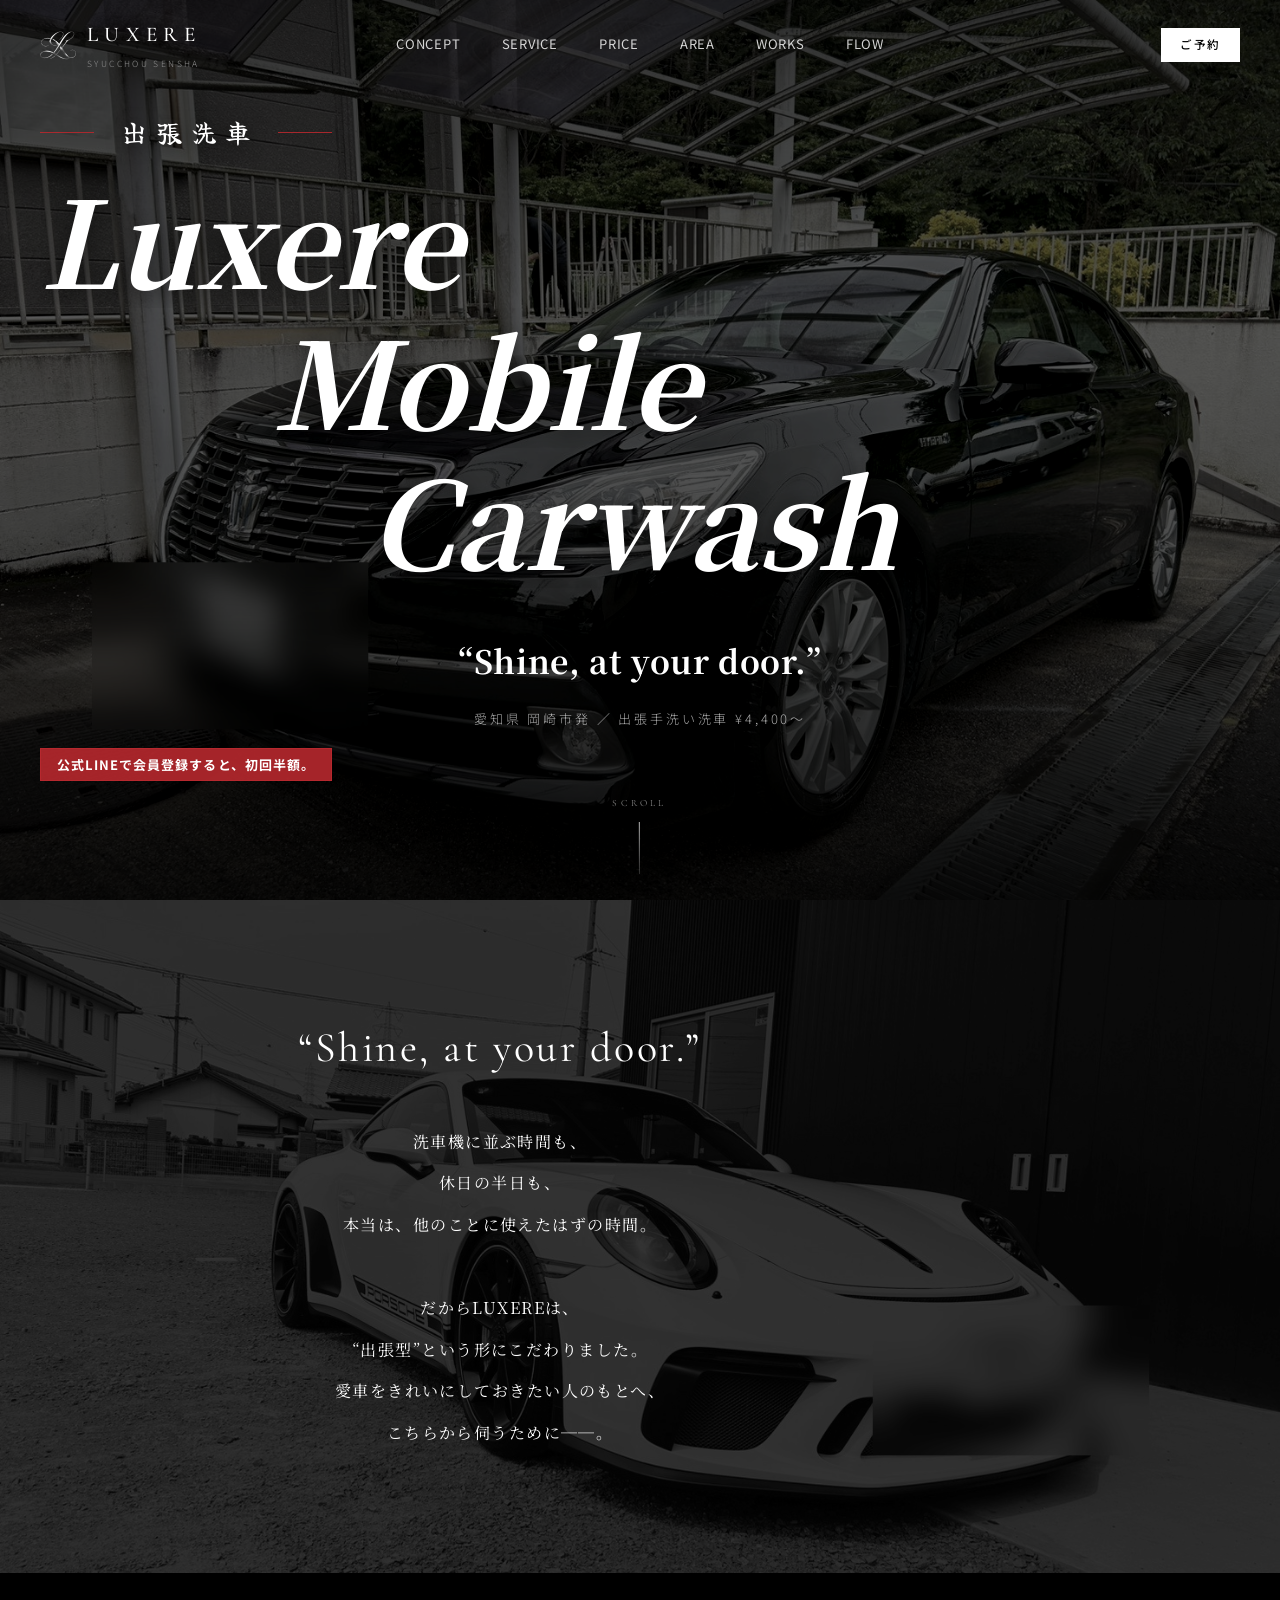
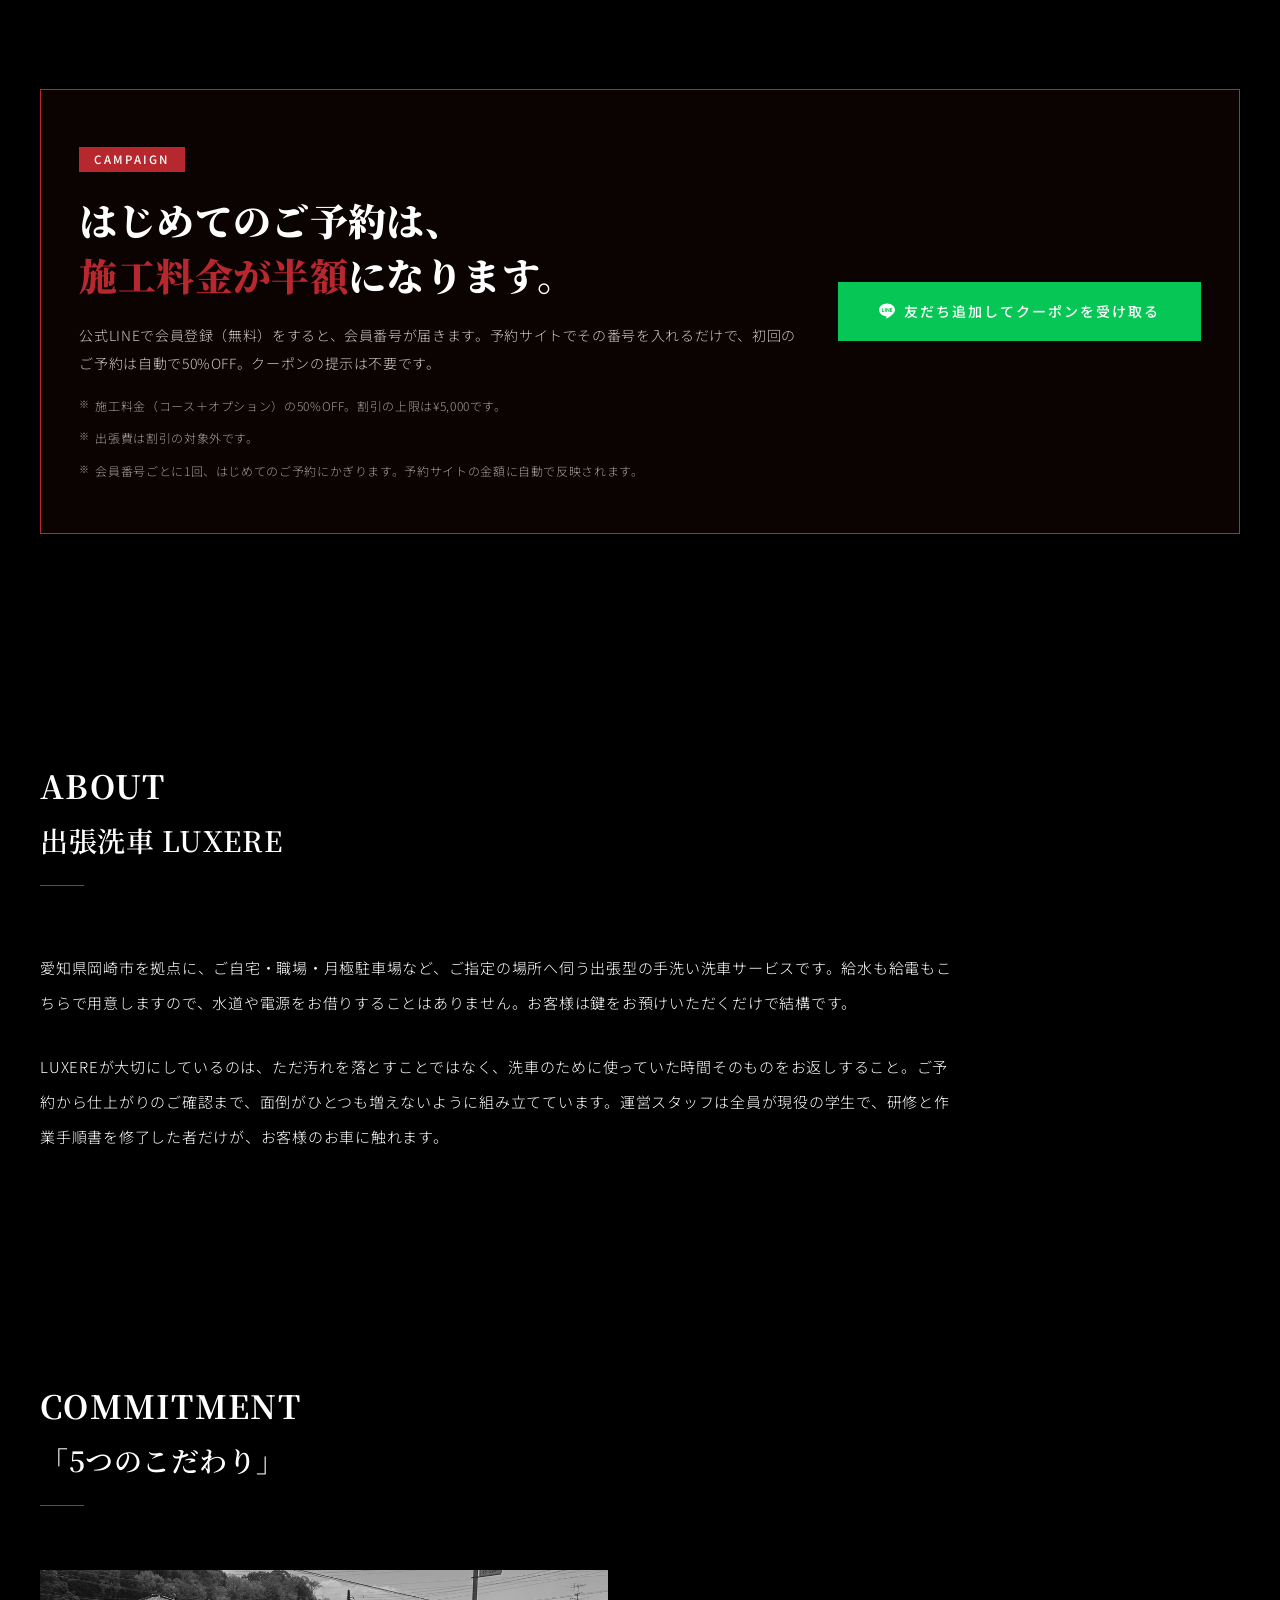
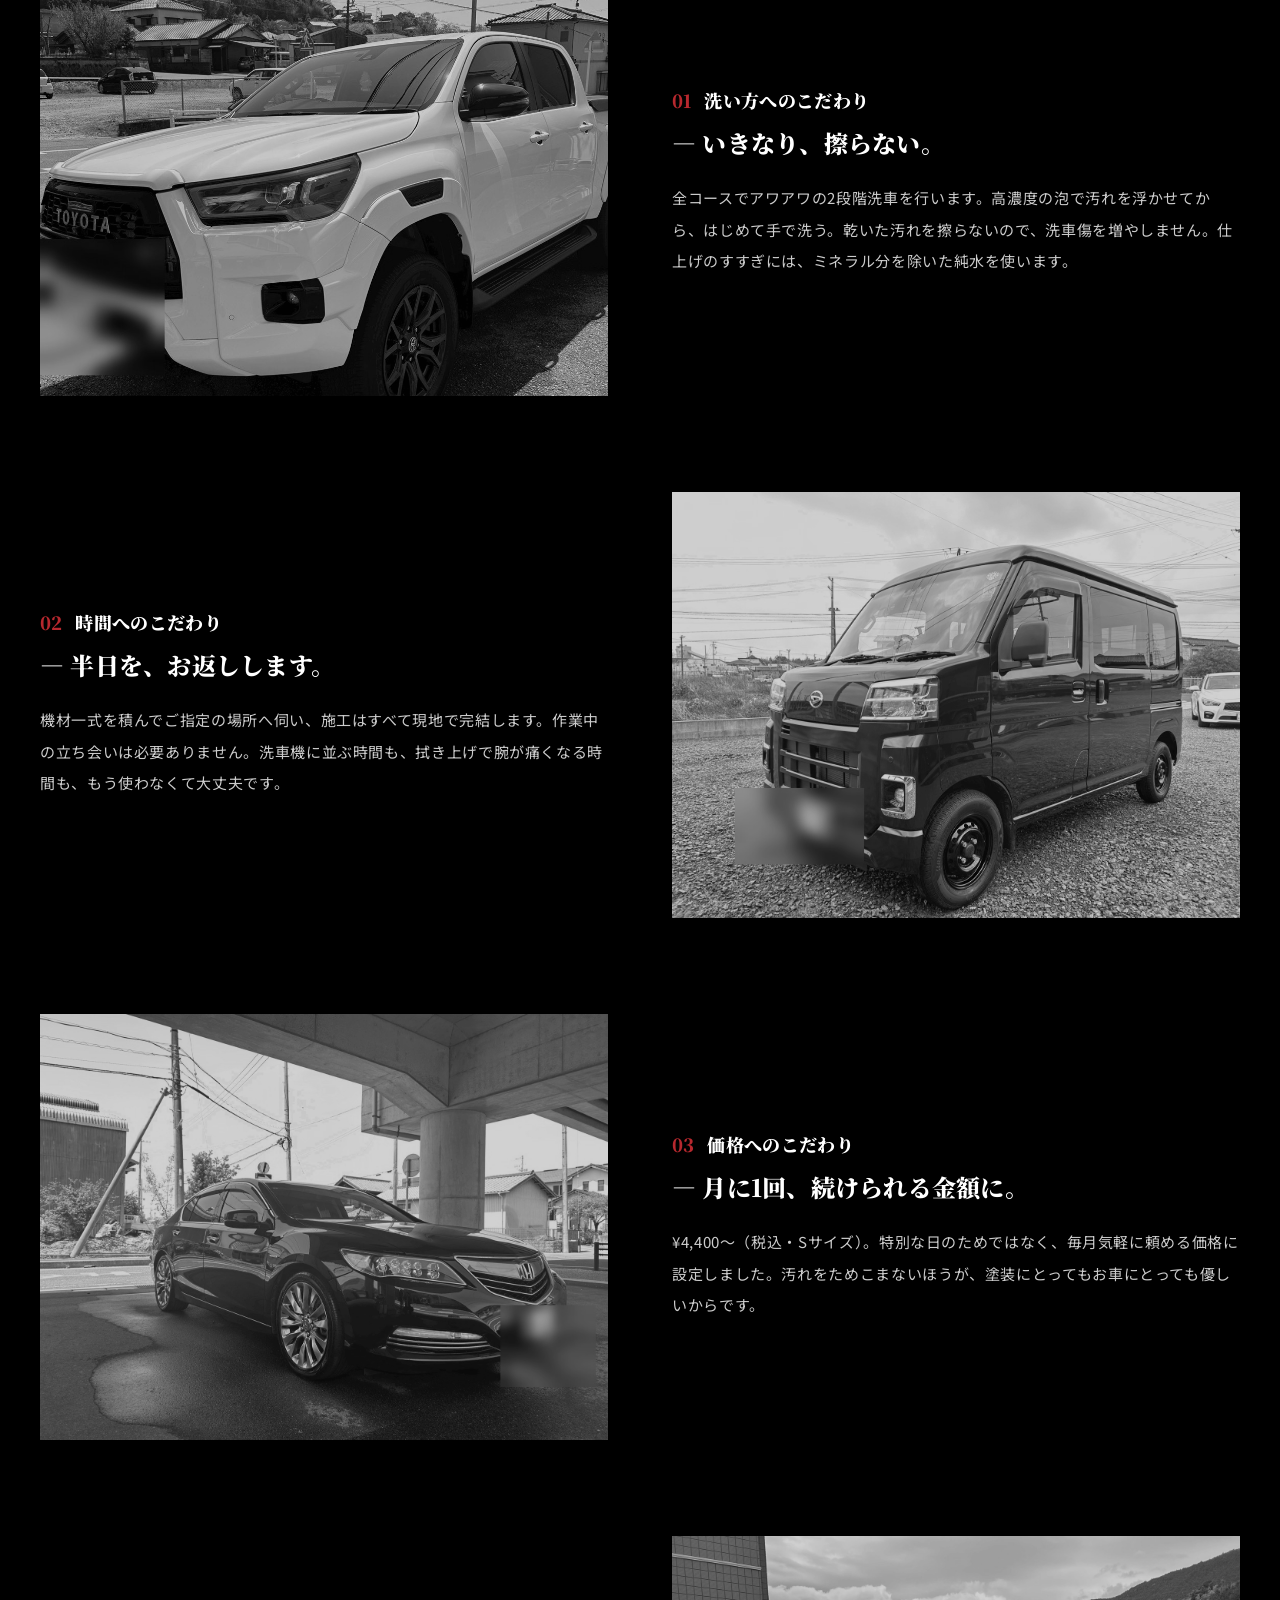
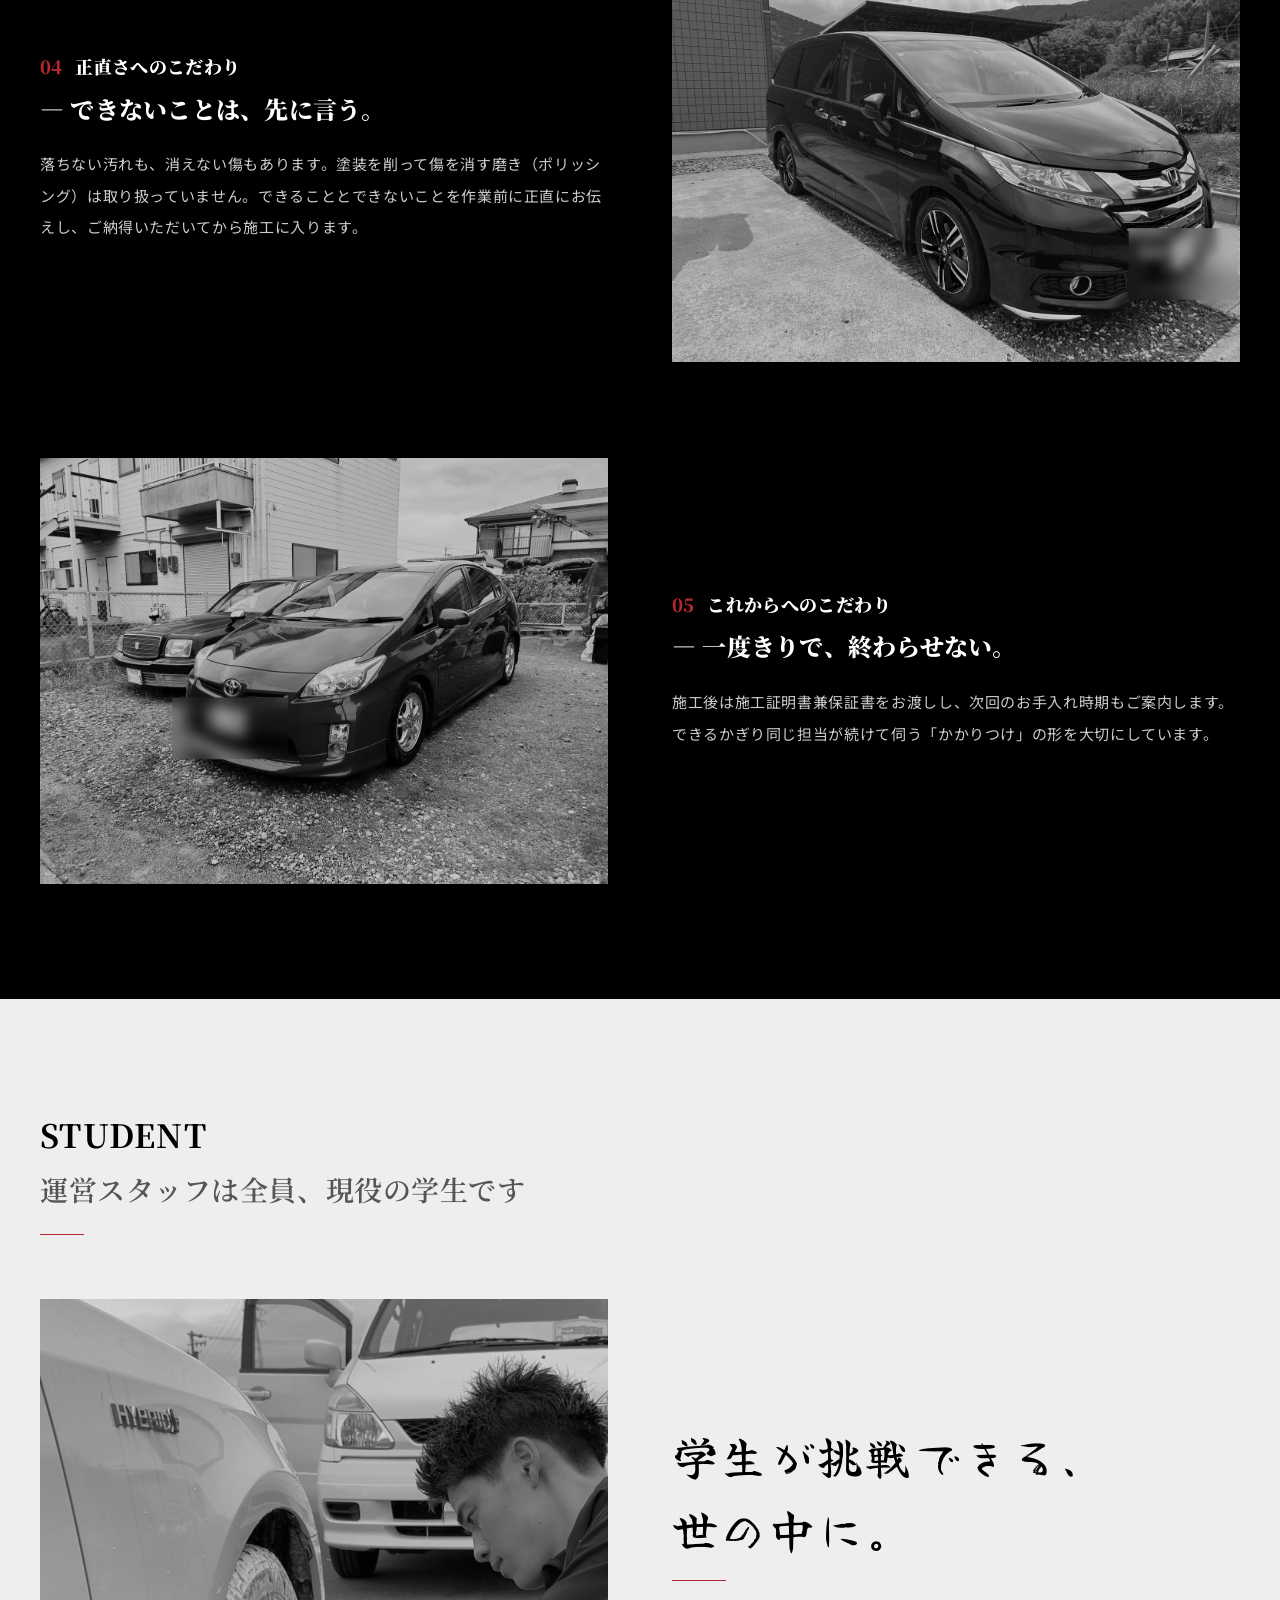
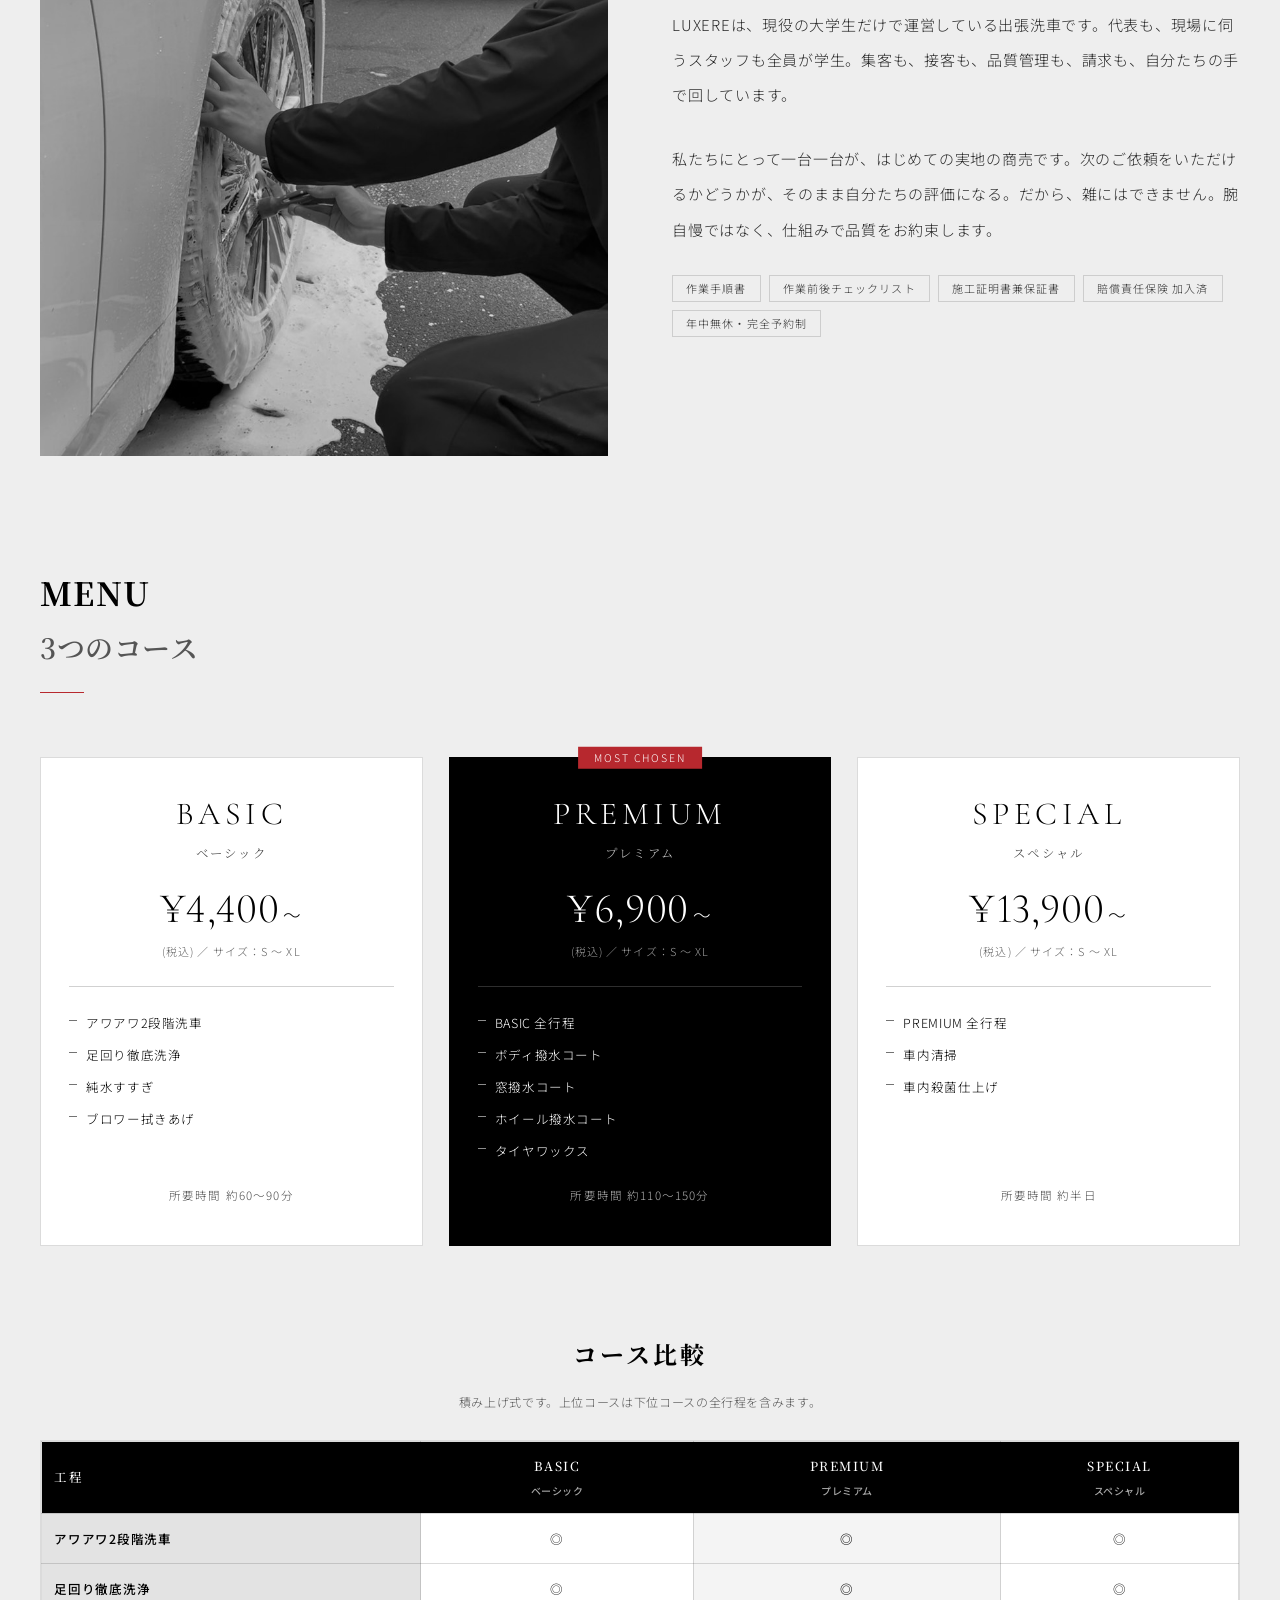
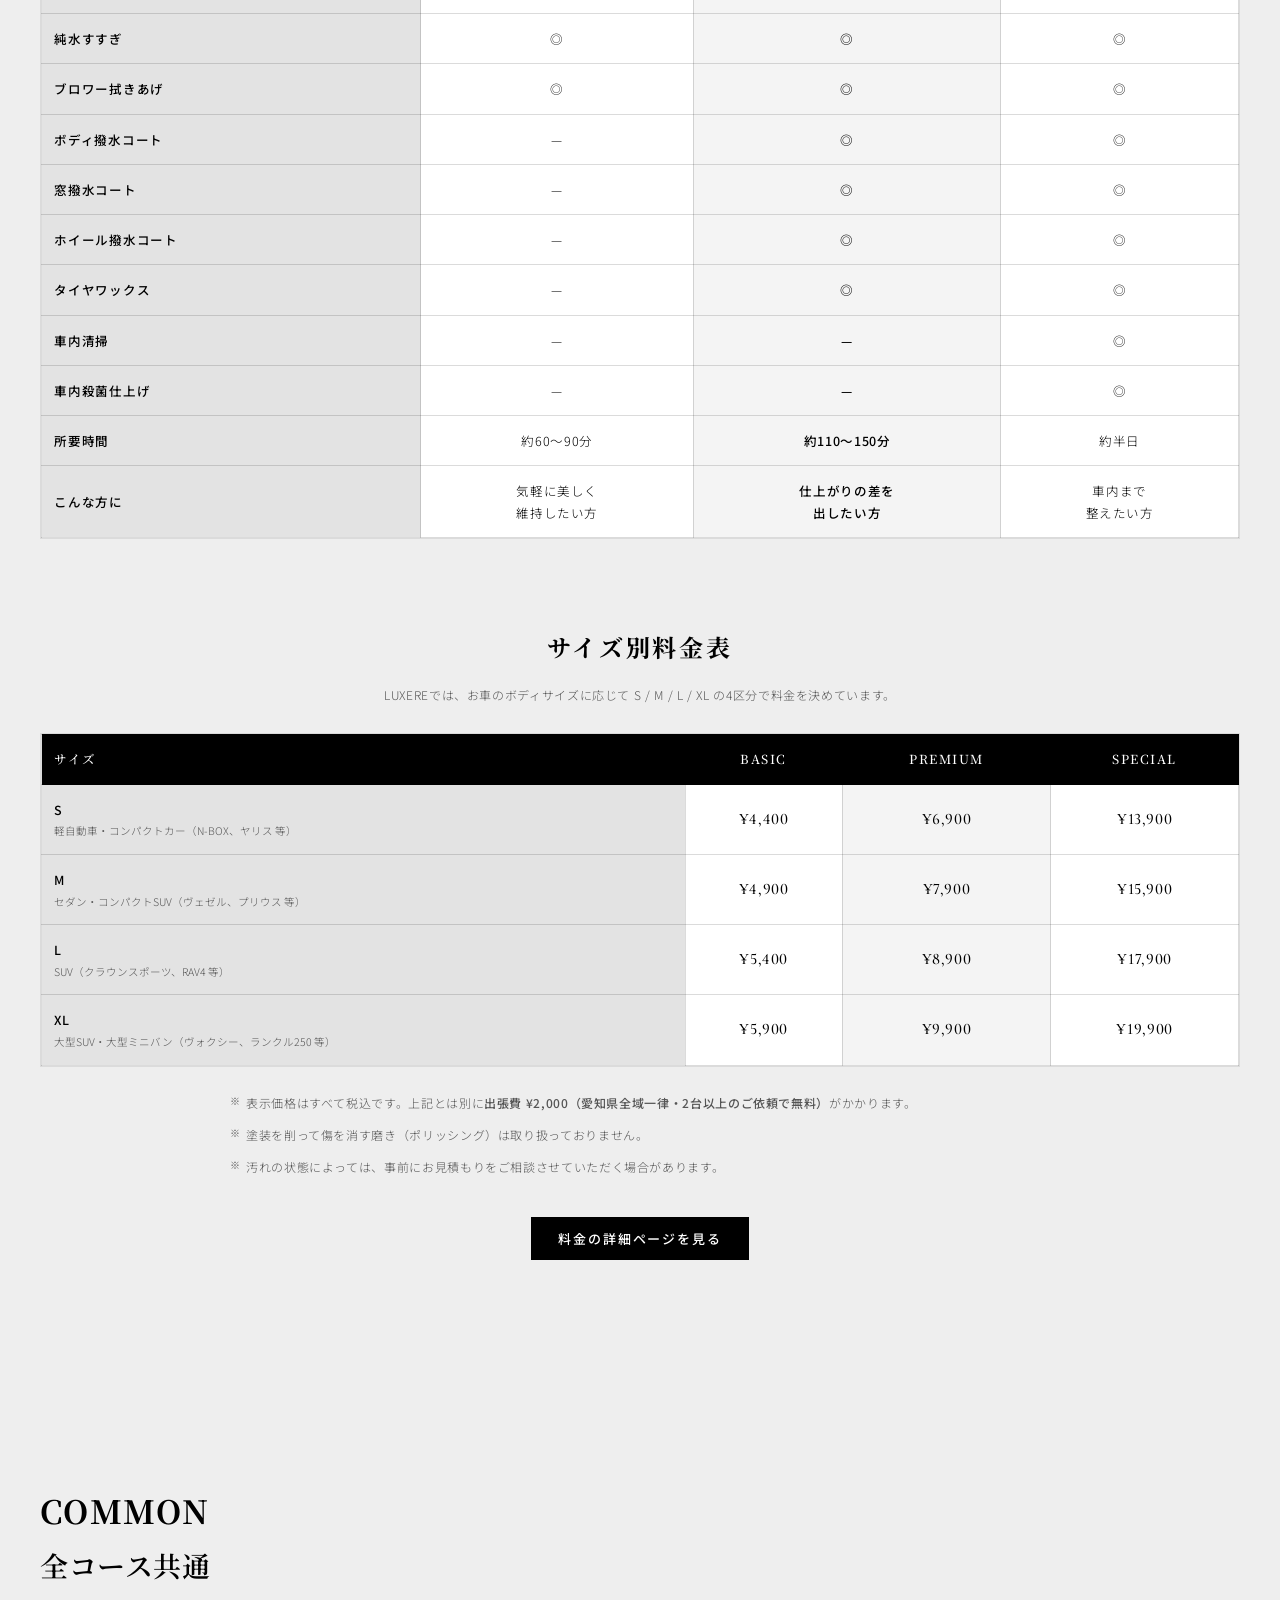
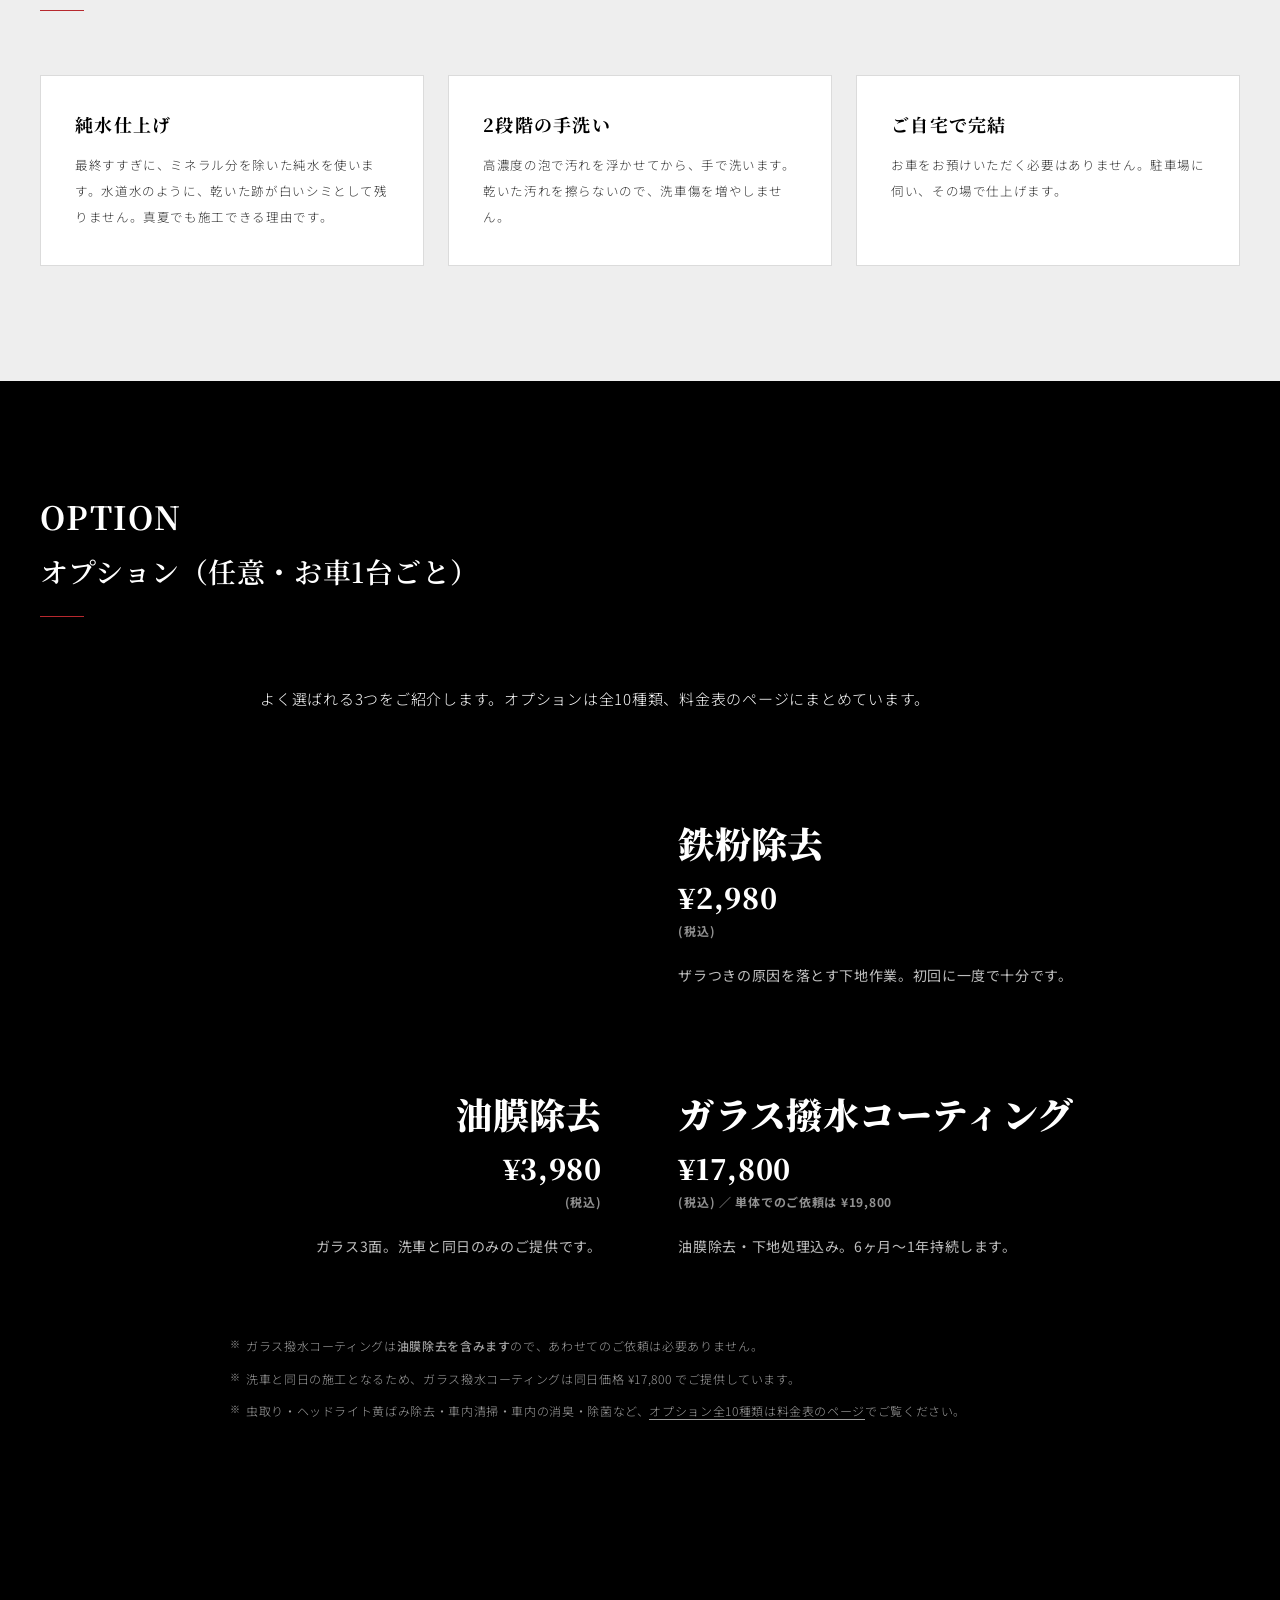
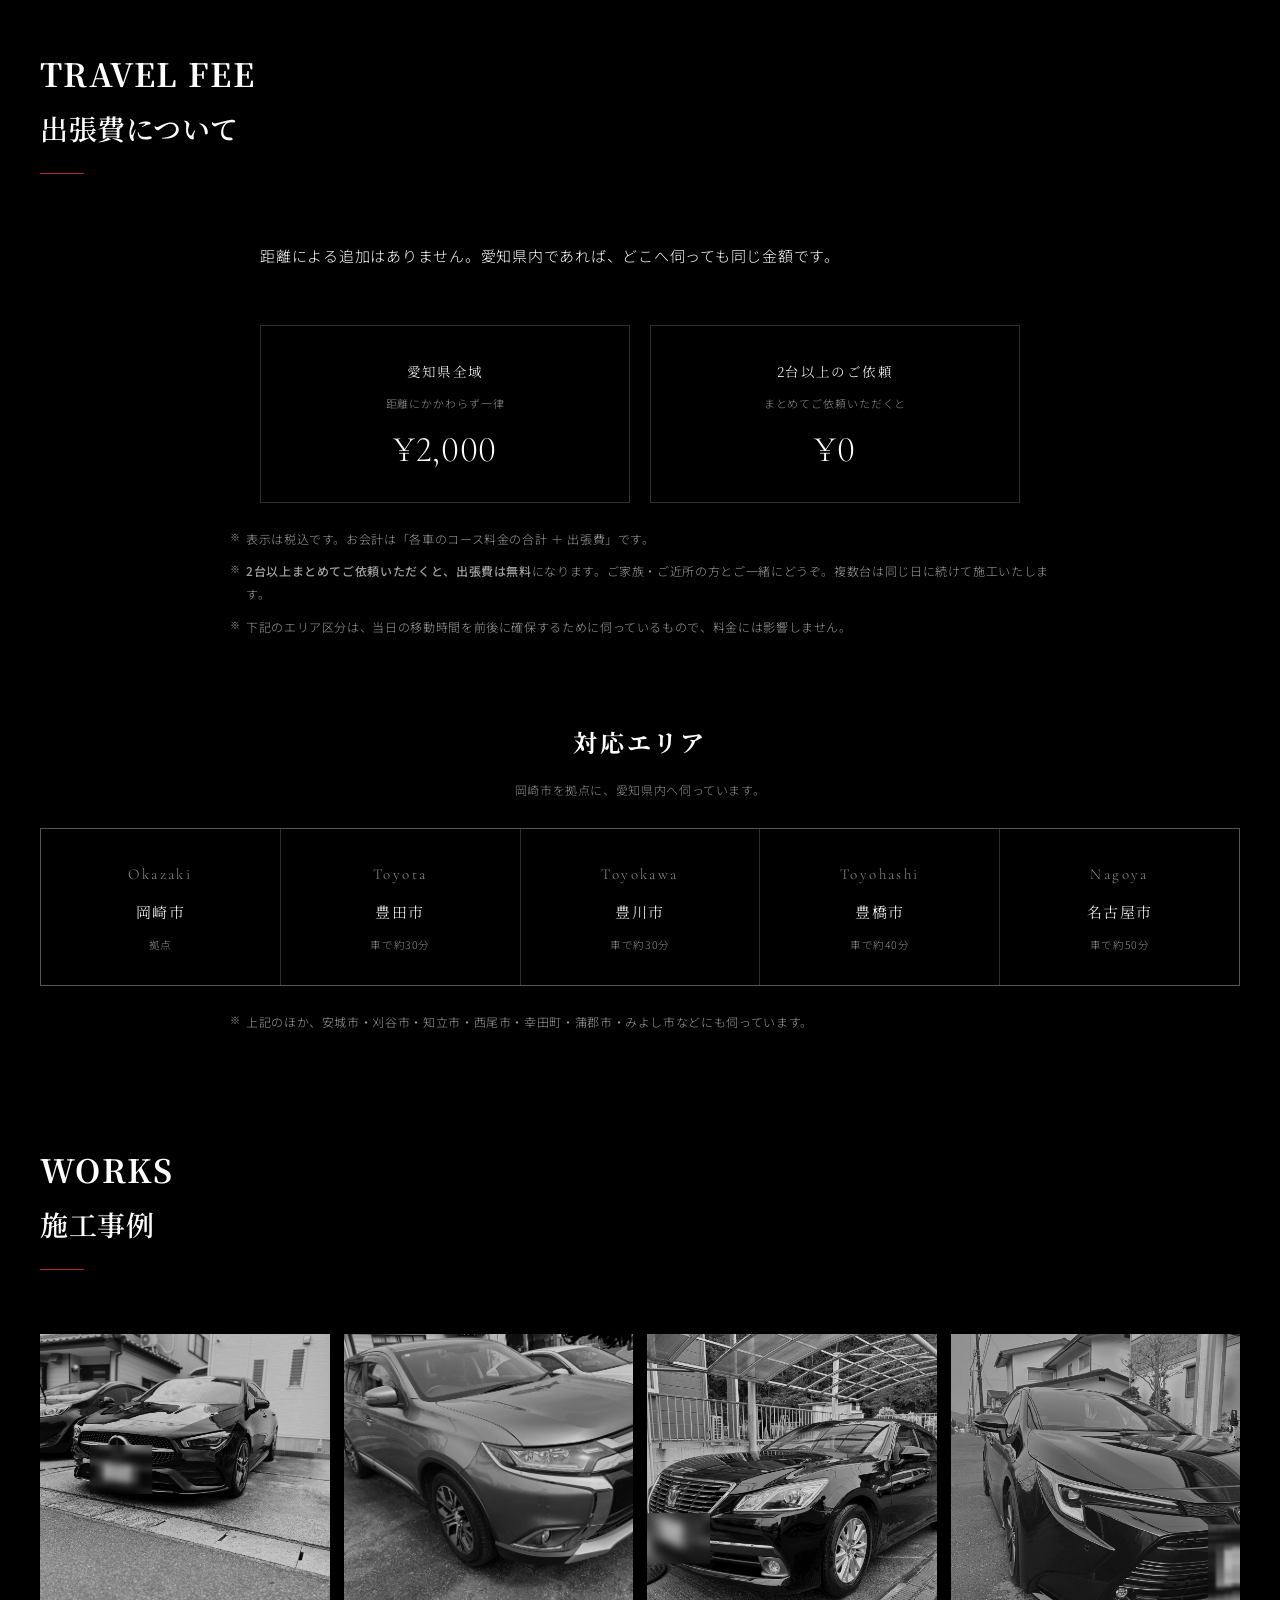
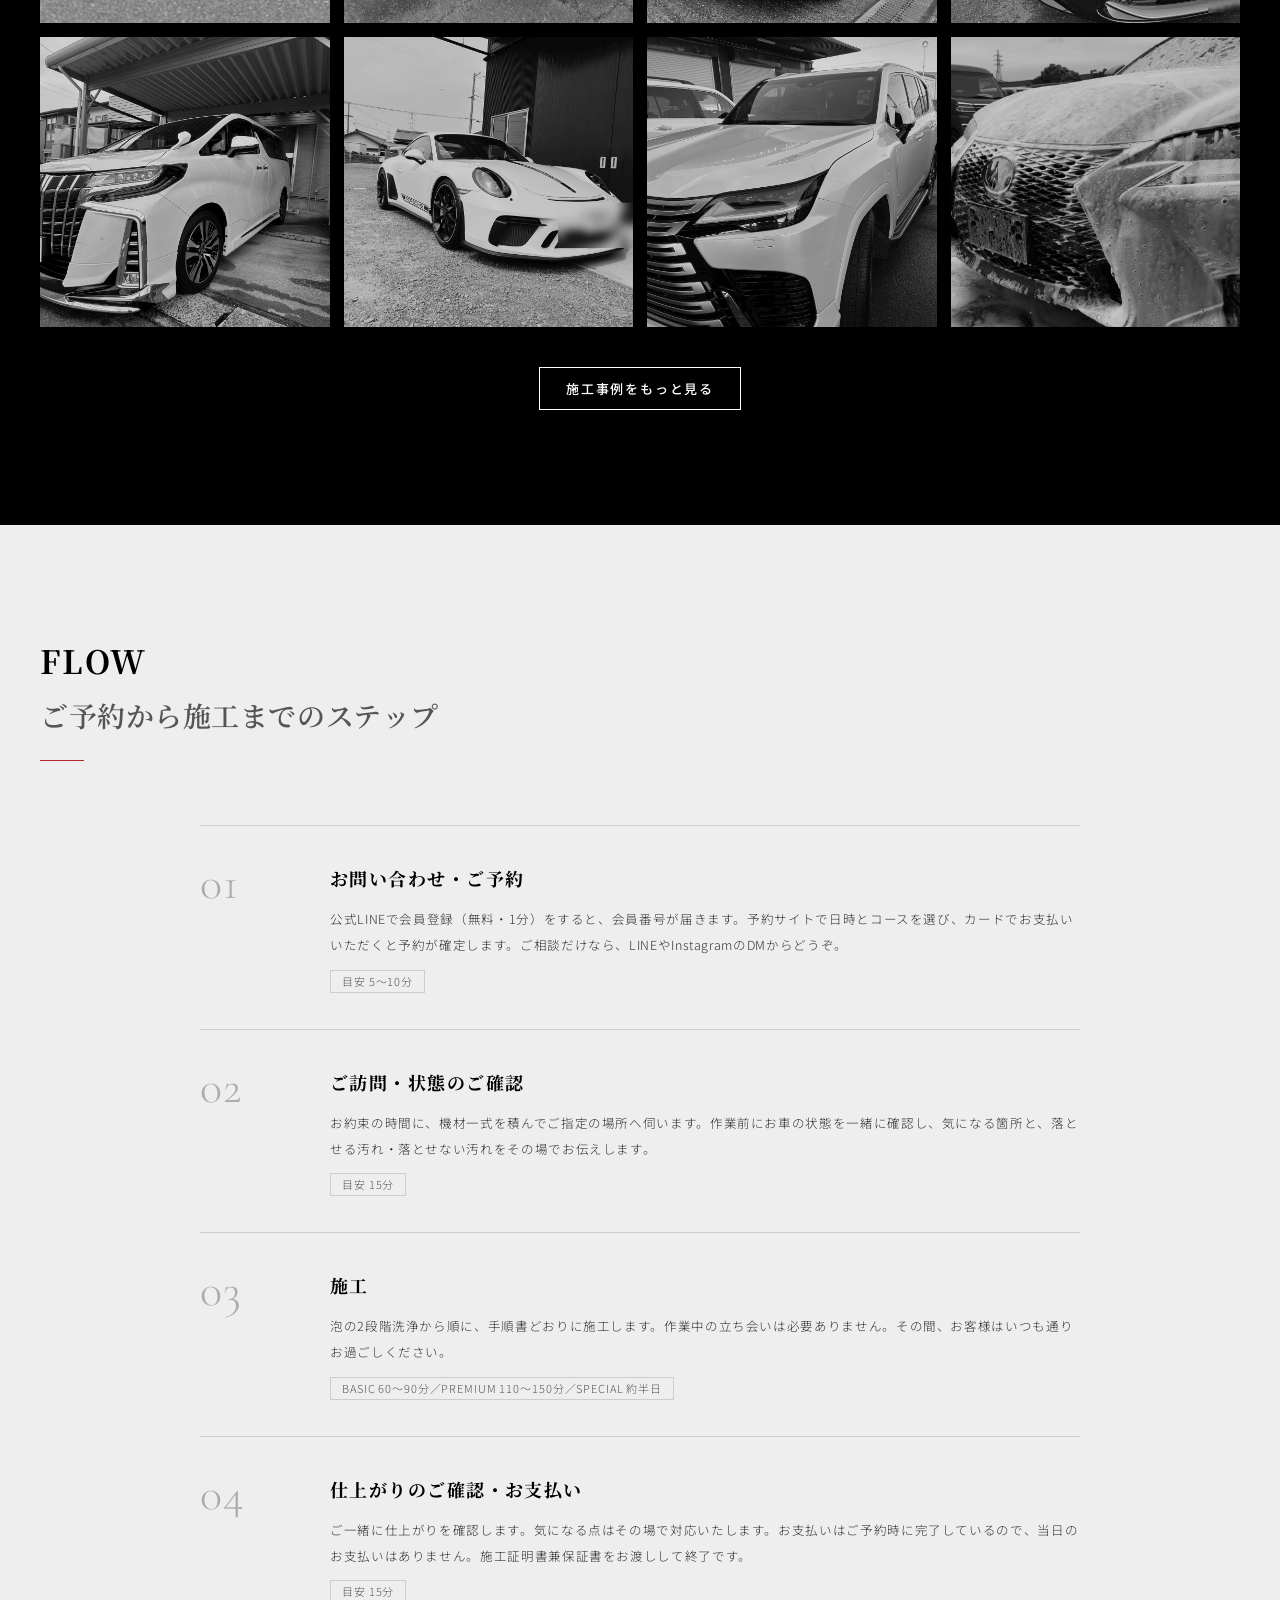
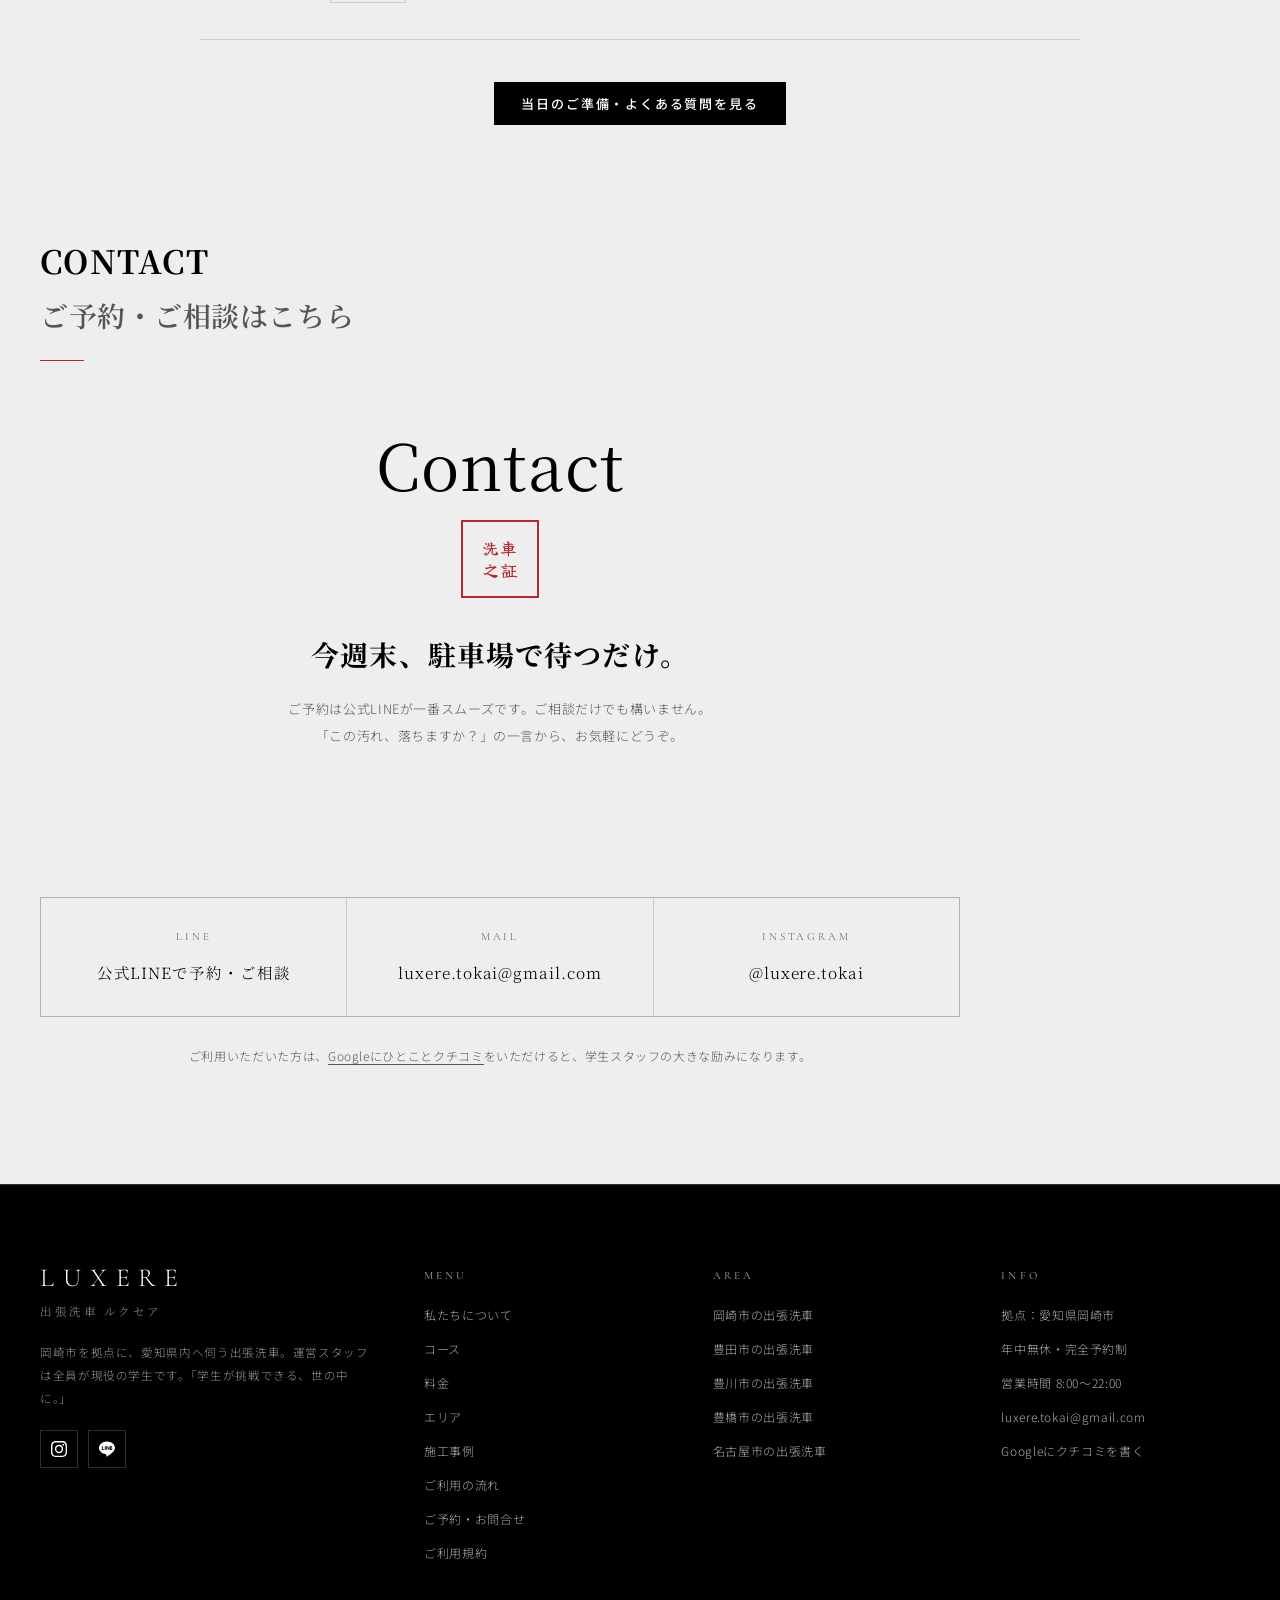
<file: index.html>
<!DOCTYPE html>
<html lang="ja" class="no-js">
<head>
<script>document.documentElement.classList.remove('no-js');</script>
<meta charset="UTF-8">
<meta name="viewport" content="width=device-width,initial-scale=1">
<title>愛知県の出張洗車｜自宅・職場で手洗い洗車 ¥4,400〜【LUXERE】</title>
<meta name="description" content="愛知県の出張洗車ならLUXERE。岡崎市を拠点に、豊田市・豊川市・豊橋市・名古屋市などへご自宅や職場の駐車場まで伺います。全コースアワアワの2段階洗車で¥4,400から（税込）。出張費は愛知県全域一律¥2,000、2台以上のご依頼で無料です。運営スタッフは全員が現役の学生です。">
<link rel="canonical" href="https://luxere.jp/">
<meta property="og:type" content="website">
<meta property="og:title" content="愛知県の出張洗車｜自宅・職場で手洗い洗車 ¥4,400〜【LUXERE】">
<meta property="og:description" content="愛知県の出張洗車ならLUXERE。岡崎市を拠点に、豊田市・豊川市・豊橋市・名古屋市などへご自宅や職場の駐車場まで伺います。全コースアワアワの2段階洗車で¥4,400から（税込）。出張費は愛知県全域一律¥2,000、2台以上のご依頼で無料です。運営スタッフは全員が現役の学生です。">
<meta property="og:url" content="https://luxere.jp/">
<meta property="og:image" content="https://luxere.jp/assets/works/work9.jpg">
<meta property="og:site_name" content="出張洗車LUXERE">
<meta name="twitter:card" content="summary_large_image">
<meta name="theme-color" content="#000000">
<link rel="icon" href="assets/favicon.png">
<link rel="preconnect" href="https://fonts.googleapis.com">
<link rel="preconnect" href="https://fonts.gstatic.com" crossorigin>
<link href="https://fonts.googleapis.com/css2?family=Cormorant+Garamond:wght@300;400;500;600&family=Noto+Sans+JP:wght@300;400;500;700&family=Noto+Serif+JP:wght@400;500;600;700;900&family=Yuji+Boku&display=swap" rel="stylesheet">
<script type="application/ld+json">
{
 "@context": "https://schema.org",
 "@type": "AutoWash",
 "@id": "https://luxere.jp/#business",
 "name": "出張洗車LUXERE",
 "url": "https://luxere.jp/",
 "image": "https://luxere.jp/assets/logo.png",
 "email": "luxere.tokai@gmail.com",
 "priceRange": "¥4,400〜¥19,900",
 "address": {
  "@type": "PostalAddress",
  "addressLocality": "岡崎市",
  "addressRegion": "愛知県",
  "addressCountry": "JP"
 },
 "areaServed": [
  {
   "@type": "City",
   "name": "岡崎市"
  },
  {
   "@type": "City",
   "name": "豊田市"
  },
  {
   "@type": "City",
   "name": "豊川市"
  },
  {
   "@type": "City",
   "name": "豊橋市"
  },
  {
   "@type": "City",
   "name": "名古屋市"
  },
  {
   "@type": "City",
   "name": "安城市"
  },
  {
   "@type": "City",
   "name": "刈谷市"
  },
  {
   "@type": "City",
   "name": "知立市"
  },
  {
   "@type": "City",
   "name": "西尾市"
  },
  {
   "@type": "City",
   "name": "幸田町"
  },
  {
   "@type": "City",
   "name": "蒲郡市"
  },
  {
   "@type": "City",
   "name": "みよし市"
  }
 ],
 "openingHoursSpecification": [
  {
   "@type": "OpeningHoursSpecification",
   "dayOfWeek": [
    "Monday",
    "Tuesday",
    "Wednesday",
    "Thursday",
    "Friday",
    "Saturday",
    "Sunday"
   ],
   "opens": "08:00",
   "closes": "22:00"
  }
 ],
 "paymentAccepted": "クレジットカード（予約時の事前決済）, 銀行振込（法人）",
 "currenciesAccepted": "JPY",
 "sameAs": [
  "https://www.instagram.com/luxere.tokai/"
 ]
}
</script>
<link rel="stylesheet" href="assets/site.css">
</head>
<body>

<!-- ================= HEADER ================= -->
<header class="hd" id="hd">
  <div class="hd-in">
    <a href="index.html" class="logo">
      <img src="assets/logo-mark.png" alt="出張洗車LUXERE" width="36" height="36">
      <span><b>LUXERE</b><span>SYUCCHOU SENSHA</span></span>
    </a>
    <nav class="hd-nav">
      <a href="concept.html">CONCEPT</a>
      <a href="service.html">SERVICE</a>
      <a href="price.html">PRICE</a>
      <a href="area.html">AREA</a>
      <a href="works.html">WORKS</a>
      <a href="flow.html">FLOW</a>
    </nav>
    <div class="hd-cta">
      <a class="btn btn--fill btn--sm" href="contact.html">ご予約</a>
      <button class="burger" id="burger" aria-label="メニュー" aria-expanded="false"><i></i><i></i><i></i></button>
    </div>
  </div>
</header>

<div class="ov" id="ov">
  <div>
    <ul>
      <li><a href="index.html"><em>01</em>ホーム</a></li>
      <li><a href="concept.html"><em>02</em>私たちについて</a></li>
      <li><a href="service.html"><em>03</em>コース</a></li>
      <li><a href="price.html"><em>04</em>料金</a></li>
      <li><a href="area.html"><em>05</em>エリア</a></li>
      <li><a href="works.html"><em>06</em>施工事例</a></li>
      <li><a href="flow.html"><em>07</em>ご利用の流れ</a></li>
      <li><a href="contact.html"><em>08</em>ご予約・お問合せ</a></li>
    </ul>
    <div class="ov-cta">
      <a class="btn btn--line" href="https://lin.ee/YGredb0" target="_blank" rel="noopener">LINEで予約する</a>
      <a class="btn" href="contact.html">ご予約の方法</a>
    </div>
  </div>
</div>
<!-- ================= HERO ================= -->
<section class="hero" id="top">
  <div class="hero-bg">
    <img src="assets/works/work9.jpg" alt="出張洗車の施工後。カーポートの下で洗い上げた黒いセダン" width="1477" height="1108" fetchpriority="high">
  </div>
  <div class="hero-in">
    <div class="hero-fude"><i></i><span>出張洗車</span><i></i></div>
    <h1>
      <span><i>Luxere</i></span>
      <span><i>Mobile</i></span>
      <span><i>Carwash</i></span>
    </h1>
    <div class="hero-tag">&ldquo;Shine, at your door.&rdquo;</div>
    <div class="hero-jp">愛知県 岡崎市発 ／ 出張手洗い洗車 ¥4,400〜</div>
    <div class="hero-cpn"><b>公式LINEで会員登録すると、初回半額。</b></div>
  </div>
  <div class="hero-scroll"><em>SCROLL</em><b></b></div>
</section>

<!-- ================= STATEMENT ================= -->
<section class="stm">
  <div class="stm-bg"><img src="assets/works/work16.jpg" alt="" loading="lazy"></div>
  <div class="wrap wrap--n stm-in">
    <q class="rv">&ldquo;Shine, at your door.&rdquo;</q>
    <p class="rv" data-d="1">
      洗車機に並ぶ時間も、<br>
      休日の半日も、<br>
      本当は、他のことに使えたはずの時間。<br><br>
      だからLUXEREは、<br>
      &ldquo;出張型&rdquo;という形にこだわりました。<br>
      愛車をきれいにしておきたい人のもとへ、<br>
      こちらから伺うために──。
    </p>
  </div>
</section>

<!-- ================= COUPON ================= -->
<section class="sec sec--dark" id="coupon">
  <div class="wrap">
    <div class="coupon rv">
      <div>
        <span class="tag">CAMPAIGN</span>
        <h3>はじめてのご予約は、<br><b>施工料金が半額</b>になります。</h3>
        <p class="lead">公式LINEで会員登録（無料）をすると、会員番号が届きます。予約サイトでその番号を入れるだけで、初回のご予約は自動で50%OFF。クーポンの提示は不要です。</p>
        <ul class="notes">
          <li>施工料金（コース＋オプション）の50%OFF。割引の上限は¥5,000です。</li>
          <li>出張費は割引の対象外です。</li>
          <li>会員番号ごとに1回、はじめてのご予約にかぎります。予約サイトの金額に自動で反映されます。</li>
        </ul>
      </div>
      <div>
        <a class="btn btn--line btn--lg" href="https://lin.ee/YGredb0" target="_blank" rel="noopener"><svg viewBox="0 0 24 24"><path fill-rule="evenodd" d="M24 10.3C24 4.9 18.6.6 12 .6S0 4.9 0 10.3c0 4.8 4.3 8.8 10 9.6.4.1.9.2 1.1.6.1.3.1.7 0 1l-.2 1c0 .3-.2 1.2 1 .6s6.9-4.1 9.4-7c1.7-1.9 2.7-3.8 2.7-5.8zM7.5 13.5H4.9a.6.6 0 0 1-.6-.6V8.1a.6.6 0 1 1 1.3 0v4.1h1.9a.6.6 0 1 1 0 1.3zm2.5-.6a.6.6 0 1 1-1.3 0V8.1a.6.6 0 1 1 1.3 0zm5.7 0a.6.6 0 0 1-.4.6h-.2a.6.6 0 0 1-.5-.3l-2.4-3.3v2.9a.6.6 0 1 1-1.3 0V8.1a.6.6 0 0 1 .4-.6h.2c.2 0 .4.1.5.3l2.5 3.3V8.1a.6.6 0 1 1 1.2 0zm3.7-3a.6.6 0 1 1 0 1.3h-1.8v1.1h1.8a.6.6 0 1 1 0 1.3h-2.4a.6.6 0 0 1-.6-.6V8.1a.6.6 0 0 1 .6-.6h2.4a.6.6 0 1 1 0 1.3h-1.8v1.1z"/></svg>友だち追加してクーポンを受け取る</a>
      </div>
    </div>
  </div>
</section>

<!-- ================= ABOUT ================= -->
<section class="sec sec--dark" id="about">
  <div class="wrap wrap--n">
    <div class="lbl rv">
      <h2>ABOUT</h2>
      <div class="sec-jp">出張洗車 LUXERE</div>
      <div class="bar"></div>
    </div>
    <p class="body-txt rv" data-d="1">
      愛知県岡崎市を拠点に、ご自宅・職場・月極駐車場など、ご指定の場所へ伺う出張型の手洗い洗車サービスです。給水も給電もこちらで用意しますので、水道や電源をお借りすることはありません。お客様は鍵をお預けいただくだけで結構です。
    </p>
    <p class="body-txt rv" data-d="2">
      LUXEREが大切にしているのは、ただ汚れを落とすことではなく、洗車のために使っていた時間そのものをお返しすること。ご予約から仕上がりのご確認まで、面倒がひとつも増えないように組み立てています。運営スタッフは全員が現役の学生で、研修と作業手順書を修了した者だけが、お客様のお車に触れます。
    </p>
  </div>
</section>

<!-- ================= COMMITMENT ================= -->
<section class="sec sec--dark" id="commitment">
  <div class="wrap">
    <div class="lbl rv">
      <h2>COMMITMENT</h2>
      <div class="sec-jp">「5つのこだわり」</div>
      <div class="bar"></div>
    </div>

    <div class="cmt">
      <article class="cmt-row rv">
        <div class="cmt-fig"><img src="assets/works/work12.jpg" alt="泡の2段階洗浄を終えたピックアップトラック" loading="lazy"></div>
        <div class="cmt-txt">
          <h3><em>01</em>洗い方へのこだわり</h3>
          <span class="dash">— いきなり、擦らない。</span>
          <p>全コースでアワアワの2段階洗車を行います。高濃度の泡で汚れを浮かせてから、はじめて手で洗う。乾いた汚れを擦らないので、洗車傷を増やしません。仕上げのすすぎには、ミネラル分を除いた純水を使います。</p>
        </div>
      </article>

      <article class="cmt-row rv">
        <div class="cmt-fig"><img src="assets/works/work14.jpg" alt="ご自宅の駐車場で施工した軽バン" loading="lazy"></div>
        <div class="cmt-txt">
          <h3><em>02</em>時間へのこだわり</h3>
          <span class="dash">— 半日を、お返しします。</span>
          <p>機材一式を積んでご指定の場所へ伺い、施工はすべて現地で完結します。作業中の立ち会いは必要ありません。洗車機に並ぶ時間も、拭き上げで腕が痛くなる時間も、もう使わなくて大丈夫です。</p>
        </div>
      </article>

      <article class="cmt-row rv">
        <div class="cmt-fig"><img src="assets/works/work10.jpg" alt="手洗い洗車後の車両" loading="lazy"></div>
        <div class="cmt-txt">
          <h3><em>03</em>価格へのこだわり</h3>
          <span class="dash">— 月に1回、続けられる金額に。</span>
          <p>¥4,400〜（税込・Sサイズ）。特別な日のためではなく、毎月気軽に頼める価格に設定しました。汚れをためこまないほうが、塗装にとってもお車にとっても優しいからです。</p>
        </div>
      </article>

      <article class="cmt-row rv">
        <div class="cmt-fig"><img src="assets/works/work7.jpg" alt="作業前の状態確認" loading="lazy"></div>
        <div class="cmt-txt">
          <h3><em>04</em>正直さへのこだわり</h3>
          <span class="dash">— できないことは、先に言う。</span>
          <p>落ちない汚れも、消えない傷もあります。塗装を削って傷を消す磨き（ポリッシング）は取り扱っていません。できることとできないことを作業前に正直にお伝えし、ご納得いただいてから施工に入ります。</p>
        </div>
      </article>

      <article class="cmt-row rv">
        <div class="cmt-fig"><img src="assets/works/work8.jpg" alt="仕上げを終えた車両" loading="lazy"></div>
        <div class="cmt-txt">
          <h3><em>05</em>これからへのこだわり</h3>
          <span class="dash">— 一度きりで、終わらせない。</span>
          <p>施工後は施工証明書兼保証書をお渡しし、次回のお手入れ時期もご案内します。できるかぎり同じ担当が続けて伺う「かかりつけ」の形を大切にしています。</p>
        </div>
      </article>
    </div>
  </div>
</section>

<!-- ================= STUDENT ================= -->
<section class="sec sec--light" id="student">
  <div class="wrap">
    <div class="lbl rv">
      <h2>STUDENT</h2>
      <div class="sec-jp" style="color:var(--grey-d)">運営スタッフは全員、現役の学生です</div>
      <div class="bar"></div>
    </div>
    <div class="stu">
      <div class="stu-fig rv"><img src="assets/works/work22.jpg" alt="施工中のスタッフ" loading="lazy"></div>
      <div class="rv" data-d="1">
        <h3 class="fude-h">学生が挑戦できる、<br>世の中に。</h3>
        <div class="fude-rule"></div>
        <p class="body-txt">LUXEREは、現役の大学生だけで運営している出張洗車です。代表も、現場に伺うスタッフも全員が学生。集客も、接客も、品質管理も、請求も、自分たちの手で回しています。</p>
        <p class="body-txt">私たちにとって一台一台が、はじめての実地の商売です。次のご依頼をいただけるかどうかが、そのまま自分たちの評価になる。だから、雑にはできません。腕自慢ではなく、仕組みで品質をお約束します。</p>
        <div class="chips">
          <span>作業手順書</span><span>作業前後チェックリスト</span><span>施工証明書兼保証書</span><span>賠償責任保険 加入済</span><span>年中無休・完全予約制</span>
        </div>
      </div>
    </div>
  </div>
</section>

<!-- ================= MENU ================= -->
<section class="sec sec--light" id="menu" style="padding-top:0">
  <div class="wrap">
    <div class="lbl rv">
      <h2>MENU</h2>
      <div class="sec-jp" style="color:var(--grey-d)">3つのコース</div>
      <div class="bar"></div>
    </div>

    <div class="plans">
      <article class="plan rv">
        <div class="en">BASIC</div>
        <div class="jp">ベーシック</div>
        <div class="yen">¥4,400<small>〜</small></div>
        <div class="meta">(税込) ／ サイズ：S 〜 XL</div>
        <div class="rule"></div>
        <ul>
          <li>アワアワ2段階洗車</li>
          <li>足回り徹底洗浄</li>
          <li>純水すすぎ</li>
          <li>ブロワー拭きあげ</li>
        </ul>
        <div class="time">所要時間 約60〜90分</div>
      </article>

      <article class="plan pop rv" data-d="1">
        <div class="plan-tag">MOST CHOSEN</div>
        <div class="en">PREMIUM</div>
        <div class="jp">プレミアム</div>
        <div class="yen">¥6,900<small>〜</small></div>
        <div class="meta">(税込) ／ サイズ：S 〜 XL</div>
        <div class="rule"></div>
        <ul>
          <li>BASIC 全行程</li>
          <li>ボディ撥水コート</li>
          <li>窓撥水コート</li>
          <li>ホイール撥水コート</li>
          <li>タイヤワックス</li>
        </ul>
        <div class="time">所要時間 約110〜150分</div>
      </article>

      <article class="plan rv" data-d="2">
        <div class="en">SPECIAL</div>
        <div class="jp">スペシャル</div>
        <div class="yen">¥13,900<small>〜</small></div>
        <div class="meta">(税込) ／ サイズ：S 〜 XL</div>
        <div class="rule"></div>
        <ul>
          <li>PREMIUM 全行程</li>
          <li>車内清掃</li>
          <li>車内殺菌仕上げ</li>
        </ul>
        <div class="time">所要時間 約半日</div>
      </article>
    </div>

    <!-- 比較表 -->
    <div style="margin-top:clamp(50px,7vw,84px)">
      <div class="tbl-h rv">コース比較</div>
      <div class="tbl-note rv">積み上げ式です。上位コースは下位コースの全行程を含みます。</div>
      <div class="scroller rv">
        <table class="t">
          <thead>
            <tr>
              <th style="text-align:left">工程</th>
              <th>BASIC<small>ベーシック</small></th>
              <th>PREMIUM<small>プレミアム</small></th>
              <th>SPECIAL<small>スペシャル</small></th>
            </tr>
          </thead>
          <tbody>
            <tr><th>アワアワ2段階洗車</th><td>◎</td><td class="pop">◎</td><td>◎</td></tr>
            <tr><th>足回り徹底洗浄</th><td>◎</td><td class="pop">◎</td><td>◎</td></tr>
            <tr><th>純水すすぎ</th><td>◎</td><td class="pop">◎</td><td>◎</td></tr>
            <tr><th>ブロワー拭きあげ</th><td>◎</td><td class="pop">◎</td><td>◎</td></tr>
            <tr><th>ボディ撥水コート</th><td>—</td><td class="pop">◎</td><td>◎</td></tr>
            <tr><th>窓撥水コート</th><td>—</td><td class="pop">◎</td><td>◎</td></tr>
            <tr><th>ホイール撥水コート</th><td>—</td><td class="pop">◎</td><td>◎</td></tr>
            <tr><th>タイヤワックス</th><td>—</td><td class="pop">◎</td><td>◎</td></tr>
            <tr><th>車内清掃</th><td>—</td><td class="pop">—</td><td>◎</td></tr>
            <tr><th>車内殺菌仕上げ</th><td>—</td><td class="pop">—</td><td>◎</td></tr>
            <tr><th>所要時間</th><td>約60〜90分</td><td class="pop">約110〜150分</td><td>約半日</td></tr>
            <tr><th>こんな方に</th><td>気軽に美しく<br>維持したい方</td><td class="pop">仕上がりの差を<br>出したい方</td><td>車内まで<br>整えたい方</td></tr>
          </tbody>
        </table>
      </div>
    </div>

    <!-- サイズ別料金表 -->
    <div style="margin-top:clamp(50px,7vw,84px)">
      <div class="tbl-h rv">サイズ別料金表</div>
      <div class="tbl-note rv">LUXEREでは、お車のボディサイズに応じて S / M / L / XL の4区分で料金を決めています。</div>
      <div class="scroller rv">
        <table class="t">
          <thead>
            <tr>
              <th style="text-align:left">サイズ</th>
              <th>BASIC</th>
              <th>PREMIUM</th>
              <th>SPECIAL</th>
            </tr>
          </thead>
          <tbody>
            <tr><th>S<small>軽自動車・コンパクトカー（N-BOX、ヤリス 等）</small></th><td><b>¥4,400</b></td><td class="pop"><b>¥6,900</b></td><td><b>¥13,900</b></td></tr>
            <tr><th>M<small>セダン・コンパクトSUV（ヴェゼル、プリウス 等）</small></th><td><b>¥4,900</b></td><td class="pop"><b>¥7,900</b></td><td><b>¥15,900</b></td></tr>
            <tr><th>L<small>SUV（クラウンスポーツ、RAV4 等）</small></th><td><b>¥5,400</b></td><td class="pop"><b>¥8,900</b></td><td><b>¥17,900</b></td></tr>
            <tr><th>XL<small>大型SUV・大型ミニバン（ヴォクシー、ランクル250 等）</small></th><td><b>¥5,900</b></td><td class="pop"><b>¥9,900</b></td><td><b>¥19,900</b></td></tr>
          </tbody>
        </table>
      </div>
      <ul class="notes rv">
        <li>表示価格はすべて税込です。上記とは別に<strong>出張費 ¥2,000（愛知県全域一律・2台以上のご依頼で無料）</strong>がかかります。</li>
        <li>塗装を削って傷を消す磨き（ポリッシング）は取り扱っておりません。</li>
        <li>汚れの状態によっては、事前にお見積もりをご相談させていただく場合があります。</li>
      </ul>
      <div class="center" style="margin-top:clamp(26px,3.5vw,38px)">
        <a class="btn btn--dark rv" href="price.html">料金の詳細ページを見る</a>
      </div>
    </div>
  </div>
</section>

<!-- ================= COMMON ================= -->
<section class="sec sec--light" id="common">
  <div class="wrap">
    <div class="lbl rv">
      <h2>COMMON</h2>
      <div class="sec-jp">全コース共通</div>
      <div class="bar"></div>
    </div>
    <div class="grid-3">
      <article class="card rv">
        <h3>純水仕上げ</h3>
        <p>最終すすぎに、ミネラル分を除いた純水を使います。水道水のように、乾いた跡が白いシミとして残りません。真夏でも施工できる理由です。</p>
      </article>
      <article class="card rv" data-d="1">
        <h3>2段階の手洗い</h3>
        <p>高濃度の泡で汚れを浮かせてから、手で洗います。乾いた汚れを擦らないので、洗車傷を増やしません。</p>
      </article>
      <article class="card rv" data-d="2">
        <h3>ご自宅で完結</h3>
        <p>お車をお預けいただく必要はありません。駐車場に伺い、その場で仕上げます。</p>
      </article>
    </div>
  </div>
</section>

<!-- ================= OPTION ================= -->
<section class="sec sec--dark" id="option">
  <div class="wrap">
    <div class="lbl rv">
      <h2>OPTION</h2>
      <div class="sec-jp">オプション（任意・お車1台ごと）</div>
      <div class="bar"></div>
    </div>
    <p class="body-txt rv" data-d="1" style="max-width:760px;margin-inline:auto;margin-bottom:clamp(34px,5vw,52px)">
      よく選ばれる3つをご紹介します。オプションは全10種類、料金表のページにまとめています。
    </p>
    <div class="opts">
      <div class="opt rv">
        <div class="k">鉄粉除去</div>
        <div class="v">¥2,980</div>
        <div class="tax">(税込)</div>
        <p>ザラつきの原因を落とす下地作業。初回に一度で十分です。</p>
      </div>
      <div class="opt rv" data-d="1">
        <div class="k">油膜除去</div>
        <div class="v">¥3,980</div>
        <div class="tax">(税込)</div>
        <p>ガラス3面。洗車と同日のみのご提供です。</p>
      </div>
      <div class="opt rv" data-d="2">
        <div class="k">ガラス撥水コーティング</div>
        <div class="v">¥17,800</div>
        <div class="tax">(税込) ／ 単体でのご依頼は ¥19,800</div>
        <p>油膜除去・下地処理込み。6ヶ月〜1年持続します。</p>
      </div>
    </div>
    <ul class="notes rv">
      <li>ガラス撥水コーティングは<strong>油膜除去を含みます</strong>ので、あわせてのご依頼は必要ありません。</li>
      <li>洗車と同日の施工となるため、ガラス撥水コーティングは同日価格 ¥17,800 でご提供しています。</li>
      <li>虫取り・ヘッドライト黄ばみ除去・車内清掃・車内の消臭・除菌など、<a href="price.html#option" style="border-bottom:1px solid currentColor">オプション全10種類は料金表のページ</a>でご覧ください。</li>
    </ul>
  </div>
</section>

<!-- ================= TRAVEL FEE ================= -->
<section class="sec sec--dark" id="fee">
  <div class="wrap">
    <div class="lbl rv">
      <h2>TRAVEL FEE</h2>
      <div class="sec-jp">出張費について</div>
      <div class="bar"></div>
    </div>
    <p class="body-txt rv" data-d="1" style="max-width:760px;margin-inline:auto;margin-bottom:clamp(34px,5vw,52px)">
      距離による追加はありません。愛知県内であれば、どこへ伺っても同じ金額です。
    </p>
    <div class="fees fees--2">
      <div class="fee rv"><div class="k">愛知県全域</div><div class="d">距離にかかわらず一律</div><div class="v">¥2,000</div></div>
      <div class="fee rv" data-d="1"><div class="k">2台以上のご依頼</div><div class="d">まとめてご依頼いただくと</div><div class="v">¥0</div></div>
    </div>
    <ul class="notes rv">
      <li>表示は税込です。お会計は「各車のコース料金の合計 ＋ 出張費」です。</li>
      <li><strong>2台以上まとめてご依頼いただくと、出張費は無料</strong>になります。ご家族・ご近所の方とご一緒にどうぞ。複数台は同じ日に続けて施工いたします。</li>
      <li>下記のエリア区分は、当日の移動時間を前後に確保するために伺っているもので、料金には影響しません。</li>
    </ul>

    <div style="margin-top:clamp(50px,7vw,80px)">
      <div class="tbl-h rv" style="color:#fff">対応エリア</div>
      <div class="tbl-note rv" style="color:var(--grey)">岡崎市を拠点に、愛知県内へ伺っています。</div>
      <div class="areas rv">
        <a href="area/okazaki/"><span class="en">Okazaki</span><span class="jp">岡崎市</span><span class="sub">拠点</span></a>
        <a href="area/toyota/"><span class="en">Toyota</span><span class="jp">豊田市</span><span class="sub">車で約30分</span></a>
        <a href="area/toyokawa/"><span class="en">Toyokawa</span><span class="jp">豊川市</span><span class="sub">車で約30分</span></a>
        <a href="area/toyohashi/"><span class="en">Toyohashi</span><span class="jp">豊橋市</span><span class="sub">車で約40分</span></a>
        <a href="area/nagoya/"><span class="en">Nagoya</span><span class="jp">名古屋市</span><span class="sub">車で約50分</span></a>
      </div>
      <ul class="notes rv">
        <li>上記のほか、安城市・刈谷市・知立市・西尾市・幸田町・蒲郡市・みよし市などにも伺っています。</li>
      </ul>
    </div>
  </div>
</section>

<!-- ================= WORKS ================= -->
<section class="sec sec--dark" id="works" style="padding-top:0">
  <div class="wrap">
    <div class="lbl rv">
      <h2>WORKS</h2>
      <div class="sec-jp">施工事例</div>
      <div class="bar"></div>
    </div>
    <div class="works rv">
      <figure><img src="assets/works/work1.jpg" alt="施工事例1" loading="lazy"></figure>
      <figure><img src="assets/works/work5.jpg" alt="施工事例5" loading="lazy"></figure>
      <figure><img src="assets/works/work9.jpg" alt="施工事例9" loading="lazy"></figure>
      <figure><img src="assets/works/work11.jpg" alt="施工事例11" loading="lazy"></figure>
      <figure><img src="assets/works/work13.jpg" alt="施工事例13" loading="lazy"></figure>
      <figure><img src="assets/works/work16.jpg" alt="施工事例16" loading="lazy"></figure>
      <figure><img src="assets/works/work19.jpg" alt="施工事例19" loading="lazy"></figure>
      <figure><img src="assets/works/work23.jpg" alt="施工事例23" loading="lazy"></figure>
    </div>
    <div class="center" style="margin-top:clamp(26px,3.5vw,40px)">
      <a class="btn rv" href="works.html">施工事例をもっと見る</a>
    </div>
  </div>
</section>

<!-- ================= FLOW ================= -->
<section class="sec sec--light" id="flow">
  <div class="wrap">
    <div class="lbl rv">
      <h2>FLOW</h2>
      <div class="sec-jp" style="color:var(--grey-d)">ご予約から施工までのステップ</div>
      <div class="bar"></div>
    </div>
    <div class="flow">
      <div class="step rv">
        <div class="no">01</div>
        <div>
          <h3>お問い合わせ・ご予約</h3>
          <p>公式LINEで会員登録（無料・1分）をすると、会員番号が届きます。予約サイトで日時とコースを選び、カードでお支払いいただくと予約が確定します。ご相談だけなら、LINEやInstagramのDMからどうぞ。</p>
          <div class="dur">目安 5〜10分</div>
        </div>
      </div>
      <div class="step rv">
        <div class="no">02</div>
        <div>
          <h3>ご訪問・状態のご確認</h3>
          <p>お約束の時間に、機材一式を積んでご指定の場所へ伺います。作業前にお車の状態を一緒に確認し、気になる箇所と、落とせる汚れ・落とせない汚れをその場でお伝えします。</p>
          <div class="dur">目安 15分</div>
        </div>
      </div>
      <div class="step rv">
        <div class="no">03</div>
        <div>
          <h3>施工</h3>
          <p>泡の2段階洗浄から順に、手順書どおりに施工します。作業中の立ち会いは必要ありません。その間、お客様はいつも通りお過ごしください。</p>
          <div class="dur">BASIC 60〜90分／PREMIUM 110〜150分／SPECIAL 約半日</div>
        </div>
      </div>
      <div class="step rv">
        <div class="no">04</div>
        <div>
          <h3>仕上がりのご確認・お支払い</h3>
          <p>ご一緒に仕上がりを確認します。気になる点はその場で対応いたします。お支払いはご予約時に完了しているので、当日のお支払いはありません。施工証明書兼保証書をお渡しして終了です。</p>
          <div class="dur">目安 15分</div>
        </div>
      </div>
    </div>
    <div class="center" style="margin-top:clamp(28px,4vw,42px)">
      <a class="btn btn--dark rv" href="flow.html">当日のご準備・よくある質問を見る</a>
    </div>
  </div>
</section>

<!-- ================= CONTACT ================= -->
<section class="sec sec--light" id="contact" style="padding-top:0">
  <div class="wrap wrap--n ct">
    <div class="lbl rv">
      <h2>CONTACT</h2>
      <div class="sec-jp" style="color:var(--grey-d)">ご予約・ご相談はこちら</div>
      <div class="bar"></div>
    </div>
    <div class="big rv">Contact</div>
    <div class="seal rv">洗車<br>之証</div>
    <h3 class="rv" data-d="1">今週末、駐車場で待つだけ。</h3>
    <p class="rv" data-d="1">ご予約は公式LINEが一番スムーズです。ご相談だけでも構いません。<br>「この汚れ、落ちますか？」の一言から、お気軽にどうぞ。</p>
    <div class="ct-btns rv" data-d="2">
      <a class="btn btn--line btn--lg" href="https://lin.ee/YGredb0" target="_blank" rel="noopener">
        <svg viewBox="0 0 24 24"><path fill-rule="evenodd" d="M24 10.3C24 4.9 18.6.6 12 .6S0 4.9 0 10.3c0 4.8 4.3 8.8 10 9.6.4.1.9.2 1.1.6.1.3.1.7 0 1l-.2 1c0 .3-.2 1.2 1 .6s6.9-4.1 9.4-7c1.7-1.9 2.7-3.8 2.7-5.8zM7.5 13.5H4.9a.6.6 0 0 1-.6-.6V8.1a.6.6 0 1 1 1.3 0v4.1h1.9a.6.6 0 1 1 0 1.3zm2.5-.6a.6.6 0 1 1-1.3 0V8.1a.6.6 0 1 1 1.3 0zm5.7 0a.6.6 0 0 1-.4.6h-.2a.6.6 0 0 1-.5-.3l-2.4-3.3v2.9a.6.6 0 1 1-1.3 0V8.1a.6.6 0 0 1 .4-.6h.2c.2 0 .4.1.5.3l2.5 3.3V8.1a.6.6 0 1 1 1.2 0zm3.7-3a.6.6 0 1 1 0 1.3h-1.8v1.1h1.8a.6.6 0 1 1 0 1.3h-2.4a.6.6 0 0 1-.6-.6V8.1a.6.6 0 0 1 .6-.6h2.4a.6.6 0 1 1 0 1.3h-1.8v1.1z"/></svg>
        LINEで予約する
      </a>
      <a class="btn btn--dark btn--lg" href="contact.html">予約方法・営業情報</a>
    </div>

    <div class="ct-list rv" data-d="3">
      <a href="https://lin.ee/YGredb0" target="_blank" rel="noopener"><div class="k">LINE</div><div class="v">公式LINEで予約・ご相談</div></a>
      <a href="mailto:luxere.tokai@gmail.com"><div class="k">MAIL</div><div class="v">luxere.tokai@gmail.com</div></a>
      <a href="https://www.instagram.com/luxere.tokai/" target="_blank" rel="noopener"><div class="k">INSTAGRAM</div><div class="v">@luxere.tokai</div></a>
    </div>

    <p class="rv" data-d="3" style="margin-top:26px;font-size:12px">
      ご利用いただいた方は、<a href="https://g.page/r/CdrTM04HjpwREAE/review" target="_blank" rel="noopener" style="border-bottom:1px solid currentColor">Googleにひとことクチコミ</a>をいただけると、学生スタッフの大きな励みになります。
    </p>
  </div>
</section>

<!-- ================= FOOTER ================= -->
<footer class="ft">
  <div class="wrap">
    <div class="ft-top">
      <div class="ft-brand">
        <div class="en">LUXERE</div>
        <div class="jp">出張洗車 ルクセア</div>
        <p>岡崎市を拠点に、愛知県内へ伺う出張洗車。運営スタッフは全員が現役の学生です。「学生が挑戦できる、世の中に。」</p>
        <div class="ft-soc">
          <a href="https://www.instagram.com/luxere.tokai/" target="_blank" rel="noopener" aria-label="Instagram"><svg viewBox="0 0 24 24"><path d="M12 2.2c3.2 0 3.6 0 4.8.1 1.2.1 1.8.2 2.2.4.6.2 1 .5 1.5 1s.8.9 1 1.5c.2.4.3 1 .4 2.2.1 1.2.1 1.6.1 4.8s0 3.6-.1 4.8c-.1 1.2-.2 1.8-.4 2.2-.2.6-.5 1-1 1.5s-.9.8-1.5 1c-.4.2-1 .3-2.2.4-1.2.1-1.6.1-4.8.1s-3.6 0-4.8-.1c-1.2-.1-1.8-.2-2.2-.4-.6-.2-1-.5-1.5-1s-.8-.9-1-1.5c-.2-.4-.3-1-.4-2.2C2.2 15.6 2.2 15.2 2.2 12s0-3.6.1-4.8c.1-1.2.2-1.8.4-2.2.2-.6.5-1 1-1.5s.9-.8 1.5-1c.4-.2 1-.3 2.2-.4C8.4 2.2 8.8 2.2 12 2.2M12 0C8.7 0 8.3 0 7.1.1 5.8.1 5 .3 4.2.6c-.8.3-1.5.7-2.2 1.4C1.3 2.7.9 3.4.6 4.2.3 5 .1 5.8.1 7.1 0 8.3 0 8.7 0 12s0 3.7.1 4.9c0 1.3.2 2.1.5 2.9.3.8.7 1.5 1.4 2.2.7.7 1.4 1.1 2.2 1.4.8.3 1.6.5 2.9.5C8.3 24 8.7 24 12 24s3.7 0 4.9-.1c1.3 0 2.1-.2 2.9-.5.8-.3 1.5-.7 2.2-1.4.7-.7 1.1-1.4 1.4-2.2.3-.8.5-1.6.5-2.9.1-1.2.1-1.6.1-4.9s0-3.7-.1-4.9c0-1.3-.2-2.1-.5-2.9-.3-.8-.7-1.5-1.4-2.2-.7-.7-1.4-1.1-2.2-1.4C21 .3 20.2.1 18.9.1 17.7 0 17.3 0 14 0h-2z"/><path d="M12 5.8A6.2 6.2 0 1 0 18.2 12 6.2 6.2 0 0 0 12 5.8zm0 10.2A4 4 0 1 1 16 12a4 4 0 0 1-4 4z"/><circle cx="18.4" cy="5.6" r="1.4"/></svg></a>
          <a href="https://lin.ee/YGredb0" target="_blank" rel="noopener" aria-label="公式LINE"><svg viewBox="0 0 24 24"><path fill-rule="evenodd" d="M24 10.3C24 4.9 18.6.6 12 .6S0 4.9 0 10.3c0 4.8 4.3 8.8 10 9.6.4.1.9.2 1.1.6.1.3.1.7 0 1l-.2 1c0 .3-.2 1.2 1 .6s6.9-4.1 9.4-7c1.7-1.9 2.7-3.8 2.7-5.8zM7.5 13.5H4.9a.6.6 0 0 1-.6-.6V8.1a.6.6 0 1 1 1.3 0v4.1h1.9a.6.6 0 1 1 0 1.3zm2.5-.6a.6.6 0 1 1-1.3 0V8.1a.6.6 0 1 1 1.3 0zm5.7 0a.6.6 0 0 1-.4.6h-.2a.6.6 0 0 1-.5-.3l-2.4-3.3v2.9a.6.6 0 1 1-1.3 0V8.1a.6.6 0 0 1 .4-.6h.2c.2 0 .4.1.5.3l2.5 3.3V8.1a.6.6 0 1 1 1.2 0zm3.7-3a.6.6 0 1 1 0 1.3h-1.8v1.1h1.8a.6.6 0 1 1 0 1.3h-2.4a.6.6 0 0 1-.6-.6V8.1a.6.6 0 0 1 .6-.6h2.4a.6.6 0 1 1 0 1.3h-1.8v1.1z"/></svg></a>
        </div>
      </div>
      <div>
        <h4>MENU</h4>
        <ul>
          <li><a href="concept.html">私たちについて</a></li>
          <li><a href="service.html">コース</a></li>
          <li><a href="price.html">料金</a></li>
          <li><a href="area.html">エリア</a></li>
          <li><a href="works.html">施工事例</a></li>
          <li><a href="flow.html">ご利用の流れ</a></li>
          <li><a href="contact.html">ご予約・お問合せ</a></li>
          <li><a href="terms.html">ご利用規約</a></li>
        </ul>
      </div>
      <div>
        <h4>AREA</h4>
        <ul>
          <li><a href="area/okazaki/">岡崎市の出張洗車</a></li>
          <li><a href="area/toyota/">豊田市の出張洗車</a></li>
          <li><a href="area/toyokawa/">豊川市の出張洗車</a></li>
          <li><a href="area/toyohashi/">豊橋市の出張洗車</a></li>
          <li><a href="area/nagoya/">名古屋市の出張洗車</a></li>
        </ul>
      </div>
      <div>
        <h4>INFO</h4>
        <ul>
          <li><span>拠点：愛知県岡崎市</span></li>
          <li><span>年中無休・完全予約制</span></li>
          <li><span>営業時間 8:00〜22:00</span></li>
          <li><a href="mailto:luxere.tokai@gmail.com">luxere.tokai@gmail.com</a></li>
          <li><a href="https://g.page/r/CdrTM04HjpwREAE/review" target="_blank" rel="noopener">Googleにクチコミを書く</a></li>
        </ul>
      </div>
    </div>
    <div class="ft-bot">
      <span>&copy; 2026 LUXERE. All rights reserved.</span>
      <span>適格請求書発行事業者登録番号：T7810422847086</span>
    </div>
  </div>
</footer>

<div class="mbar">
  <a href="contact.html">ご予約の方法</a>
  <a class="line" href="https://lin.ee/YGredb0" target="_blank" rel="noopener">LINEで予約する</a>
</div>

<script src="assets/site.js"></script>
</body>
</html>
</file>
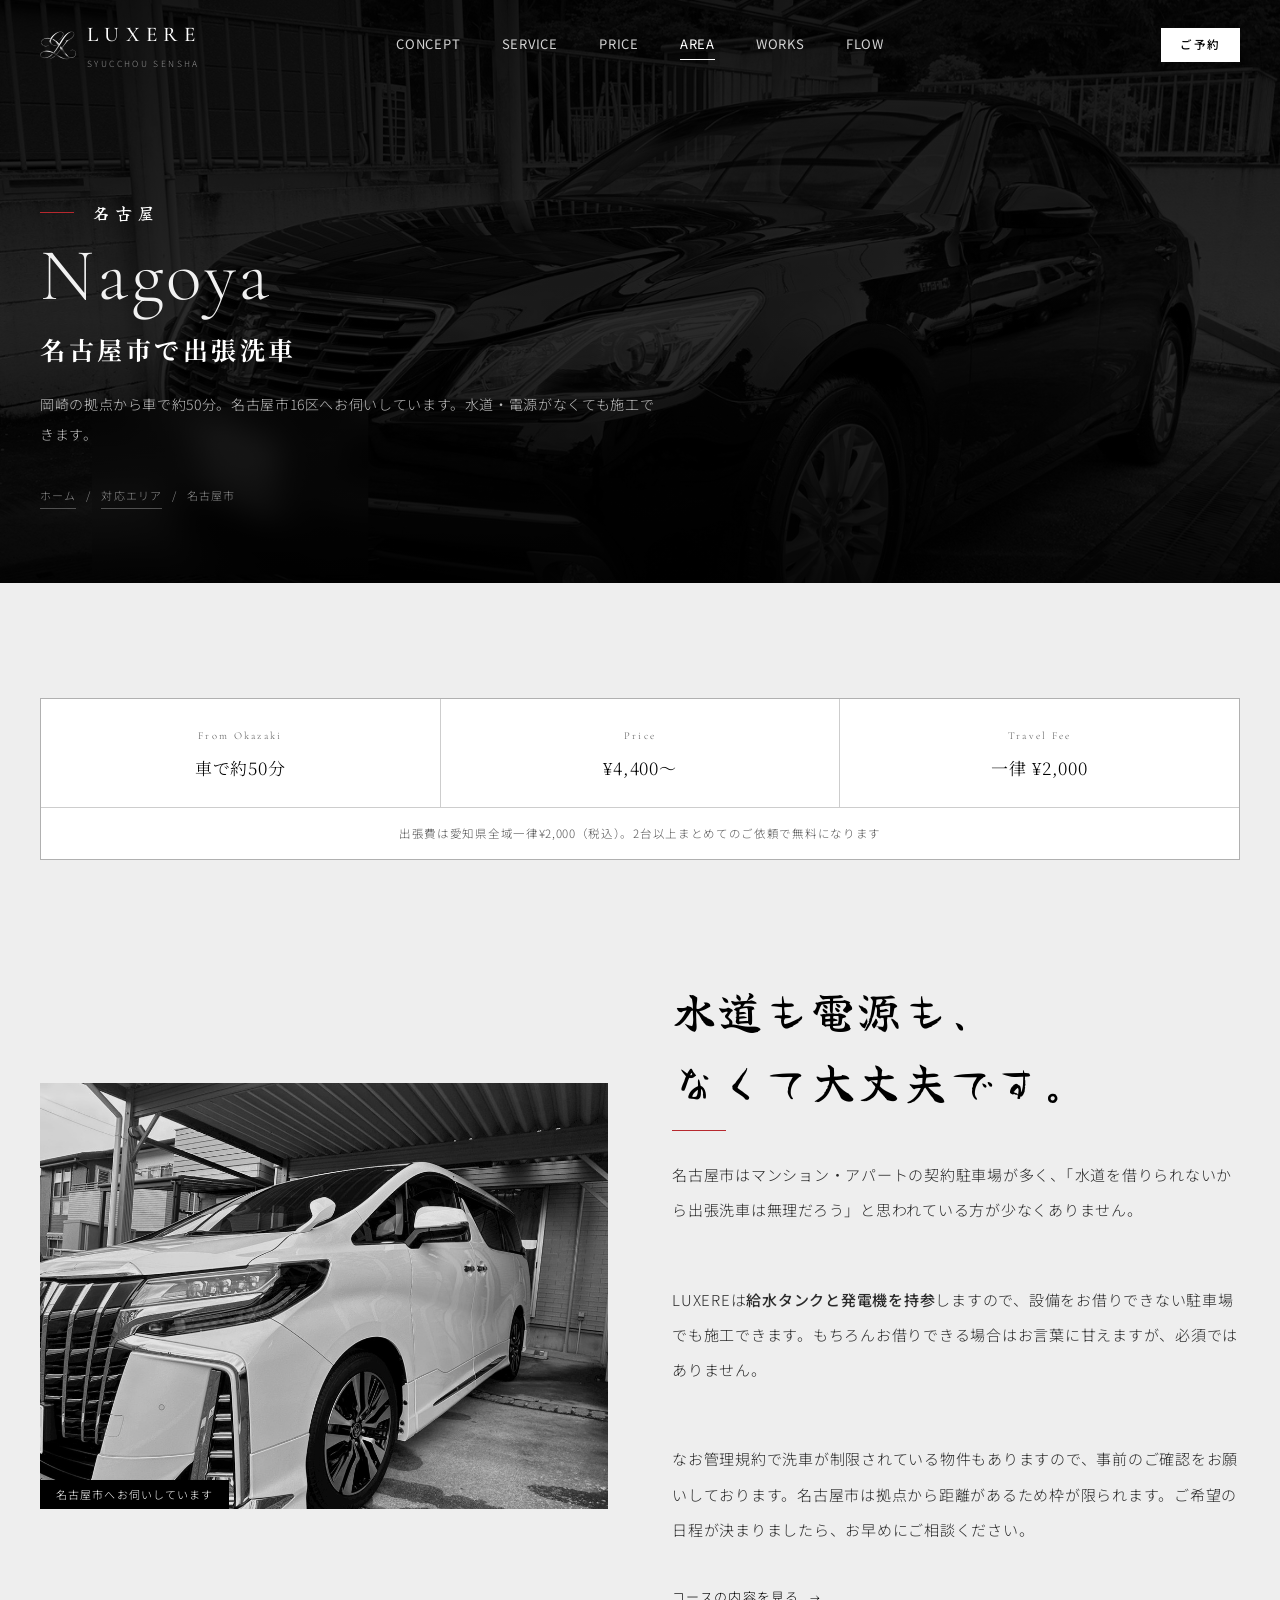
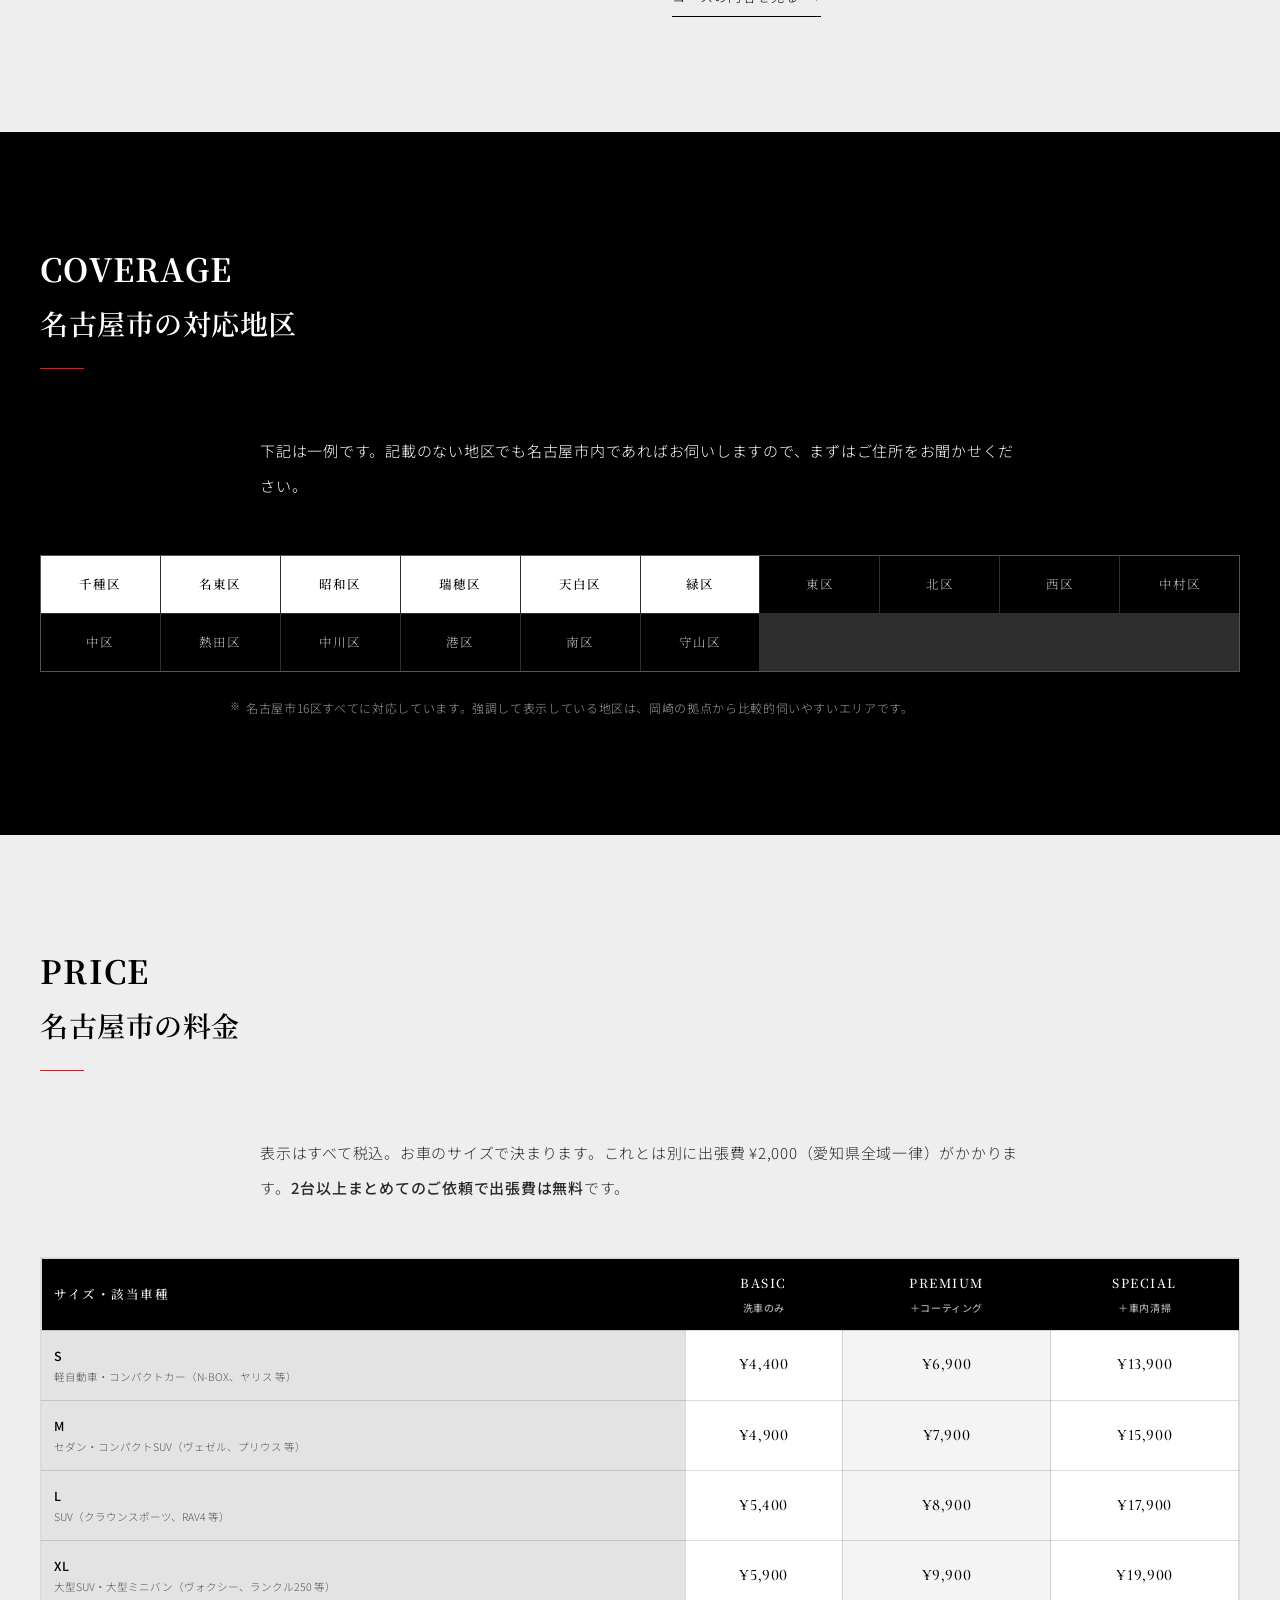
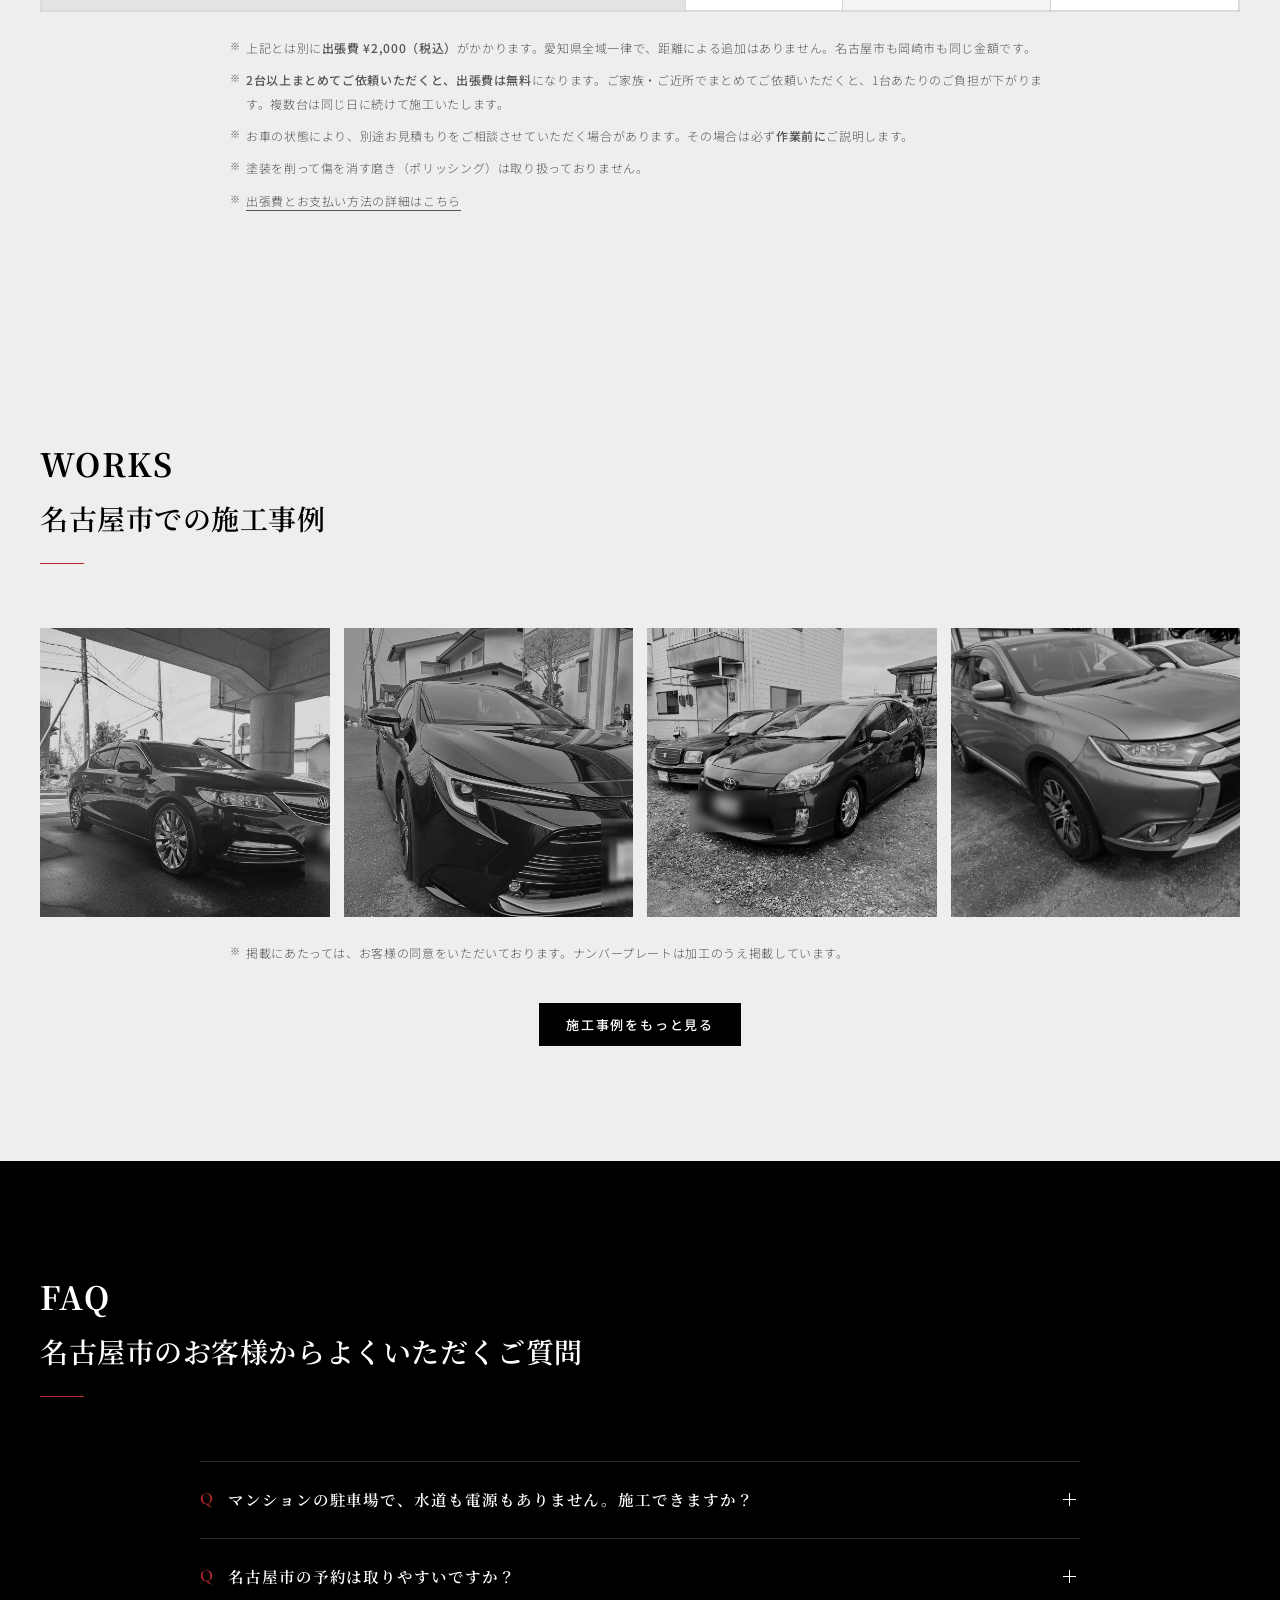
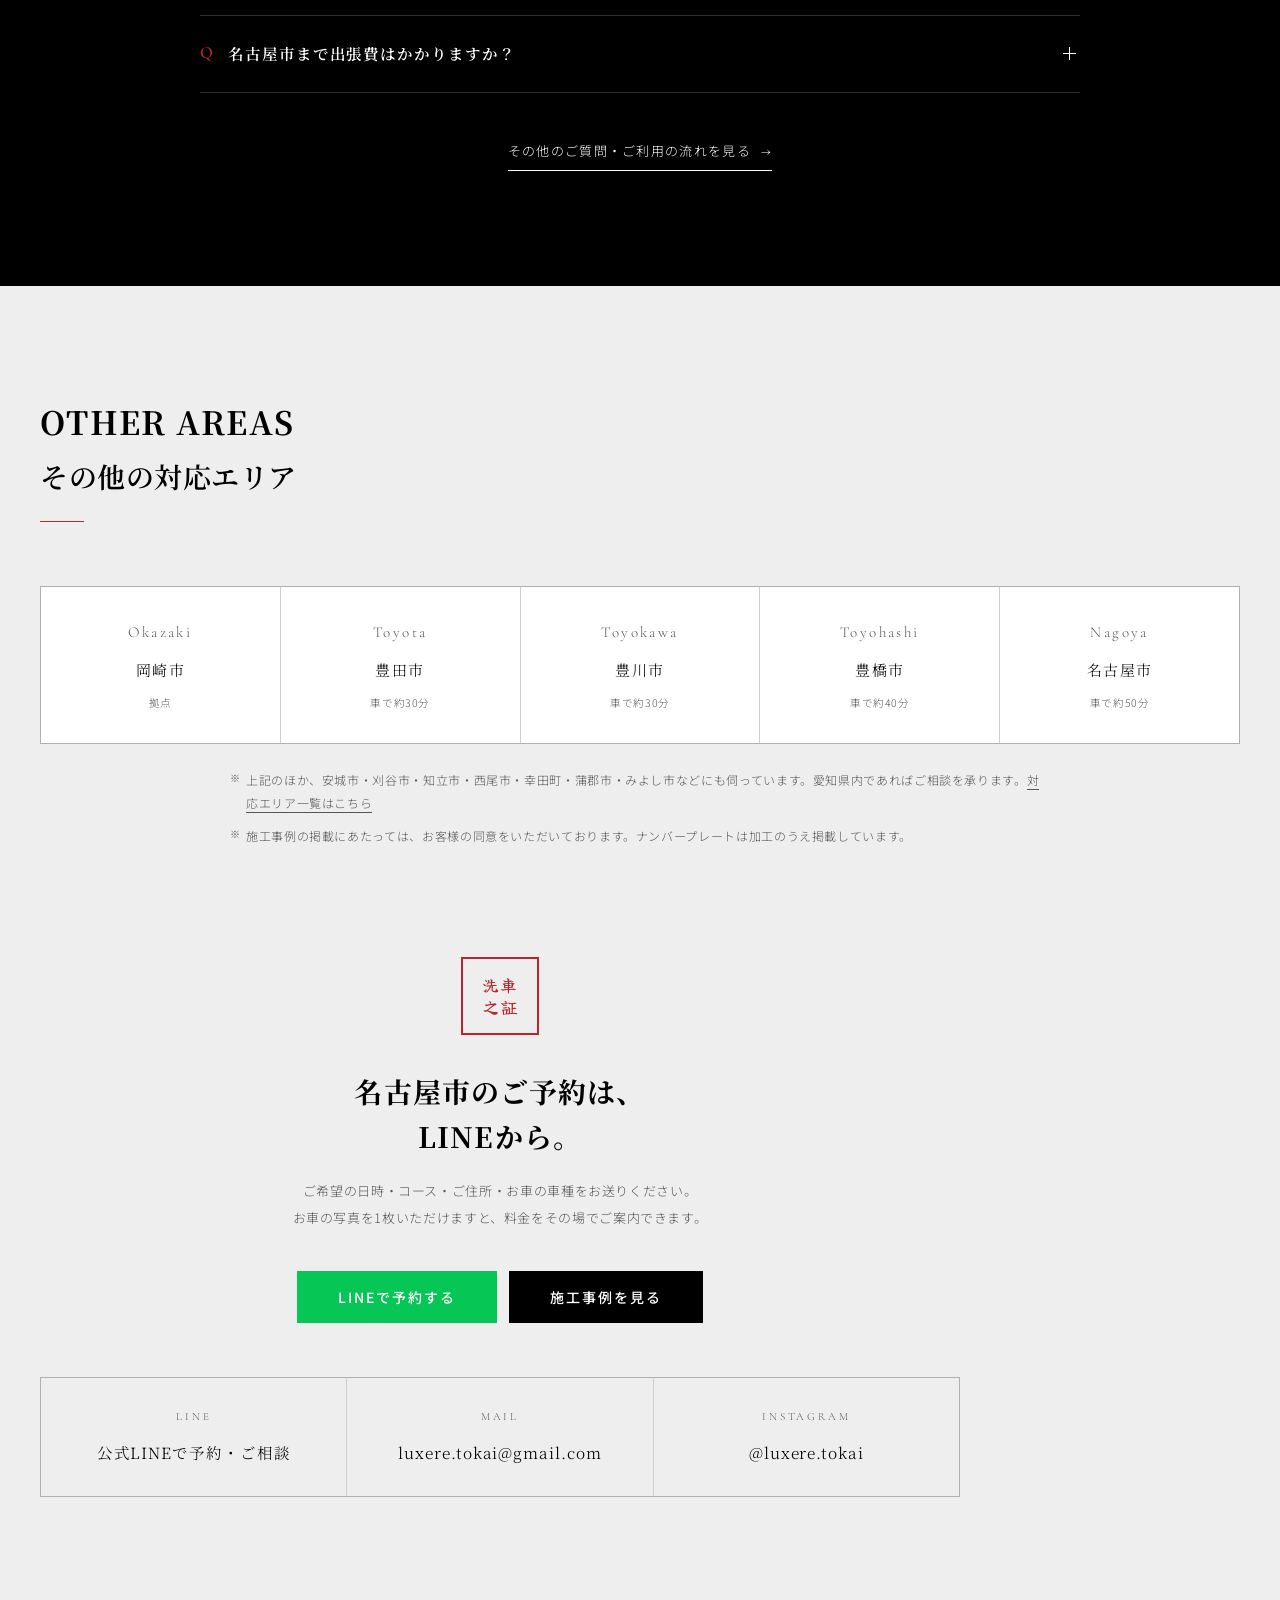
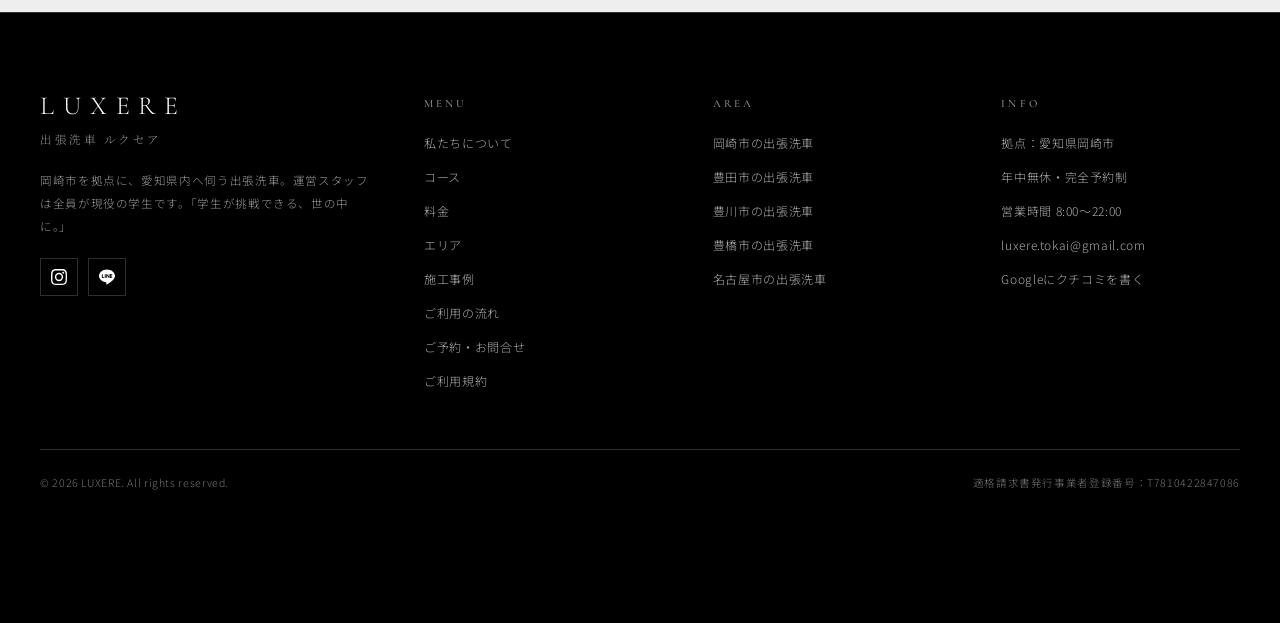
<file: area/nagoya/index.html>
<!DOCTYPE html>
<html lang="ja" class="no-js">
<head>
<script>document.documentElement.classList.remove('no-js');</script>
<meta charset="UTF-8">
<meta name="viewport" content="width=device-width,initial-scale=1">
<title>名古屋市の出張洗車｜マンション駐車場でもOK 手洗い洗車【LUXERE】</title>
<meta name="description" content="名古屋市の出張洗車ならLUXERE。水道・電源がお借りできないマンション駐車場でも、給水タンクと発電機を持参して施工します。アワアワの2段階洗車で手洗い、¥4,400〜（税込）。名古屋市16区に対応。">
<link rel="canonical" href="https://luxere.jp/area/nagoya/">
<meta property="og:type" content="website">
<meta property="og:title" content="名古屋市の出張洗車｜マンション駐車場でもOK 手洗い洗車【LUXERE】">
<meta property="og:description" content="名古屋市の出張洗車ならLUXERE。水道・電源がお借りできないマンション駐車場でも、給水タンクと発電機を持参して施工します。アワアワの2段階洗車で手洗い、¥4,400〜（税込）。名古屋市16区に対応。">
<meta property="og:url" content="https://luxere.jp/area/nagoya/">
<meta property="og:image" content="https://luxere.jp/assets/works/work9.jpg">
<meta property="og:site_name" content="出張洗車LUXERE">
<meta name="twitter:card" content="summary_large_image">
<meta name="theme-color" content="#000000">
<link rel="icon" href="../../assets/favicon.png">
<link rel="preconnect" href="https://fonts.googleapis.com">
<link rel="preconnect" href="https://fonts.gstatic.com" crossorigin>
<link href="https://fonts.googleapis.com/css2?family=Cormorant+Garamond:wght@300;400;500;600&family=Noto+Sans+JP:wght@300;400;500;700&family=Noto+Serif+JP:wght@400;500;600;700;900&family=Yuji+Boku&display=swap" rel="stylesheet">
<script type="application/ld+json">
{
 "@context": "https://schema.org",
 "@type": "AutoWash",
 "@id": "https://luxere.jp/#business",
 "name": "出張洗車LUXERE",
 "url": "https://luxere.jp/",
 "image": "https://luxere.jp/assets/logo.png",
 "email": "luxere.tokai@gmail.com",
 "priceRange": "¥4,400〜¥19,900",
 "address": {
  "@type": "PostalAddress",
  "addressLocality": "岡崎市",
  "addressRegion": "愛知県",
  "addressCountry": "JP"
 },
 "areaServed": [
  {
   "@type": "City",
   "name": "岡崎市"
  },
  {
   "@type": "City",
   "name": "豊田市"
  },
  {
   "@type": "City",
   "name": "豊川市"
  },
  {
   "@type": "City",
   "name": "豊橋市"
  },
  {
   "@type": "City",
   "name": "名古屋市"
  },
  {
   "@type": "City",
   "name": "安城市"
  },
  {
   "@type": "City",
   "name": "刈谷市"
  },
  {
   "@type": "City",
   "name": "知立市"
  },
  {
   "@type": "City",
   "name": "西尾市"
  },
  {
   "@type": "City",
   "name": "幸田町"
  },
  {
   "@type": "City",
   "name": "蒲郡市"
  },
  {
   "@type": "City",
   "name": "みよし市"
  }
 ],
 "openingHoursSpecification": [
  {
   "@type": "OpeningHoursSpecification",
   "dayOfWeek": [
    "Monday",
    "Tuesday",
    "Wednesday",
    "Thursday",
    "Friday",
    "Saturday",
    "Sunday"
   ],
   "opens": "08:00",
   "closes": "22:00"
  }
 ],
 "paymentAccepted": "クレジットカード（予約時の事前決済）, 銀行振込（法人）",
 "currenciesAccepted": "JPY",
 "sameAs": [
  "https://www.instagram.com/luxere.tokai/"
 ]
}
</script>
<script type="application/ld+json">
{
 "@context": "https://schema.org",
 "@type": "BreadcrumbList",
 "itemListElement": [
  {
   "@type": "ListItem",
   "position": 1,
   "name": "ホーム",
   "item": "https://luxere.jp/"
  },
  {
   "@type": "ListItem",
   "position": 2,
   "name": "対応エリア",
   "item": "https://luxere.jp/area.html"
  },
  {
   "@type": "ListItem",
   "position": 3,
   "name": "名古屋市",
   "item": "https://luxere.jp/area/nagoya/"
  }
 ]
}
</script>
<script type="application/ld+json">
{
 "@context": "https://schema.org",
 "@type": "FAQPage",
 "mainEntity": [
  {
   "@type": "Question",
   "name": "マンションの駐車場で、水道も電源もありません。施工できますか？",
   "acceptedAnswer": {
    "@type": "Answer",
    "text": "できます。給水タンクと発電機を持参いたしますので、設備をお借りできなくても問題ありません。ただし管理規約で洗車が制限されている場合がございますので、事前のご確認をお願いしております。"
   }
  },
  {
   "@type": "Question",
   "name": "名古屋市の予約は取りやすいですか？",
   "acceptedAnswer": {
    "@type": "Answer",
    "text": "拠点が岡崎市のため、名古屋市は移動時間が長く、ご用意できる枠が限られます。ご希望の日程が決まりましたら、お早めにご相談いただけますと調整しやすくなります。"
   }
  },
  {
   "@type": "Question",
   "name": "名古屋市まで出張費はかかりますか？",
   "acceptedAnswer": {
    "@type": "Answer",
    "text": "かかります。出張費は愛知県全域一律¥2,000（税込）で、名古屋市も距離による追加はありません。2台以上まとめてご依頼いただくと出張費は無料になりますので、ご近所やご家族とまとめてのご依頼がおすすめです。"
   }
  }
 ]
}
</script>
<link rel="stylesheet" href="../../assets/site.css">
</head>
<body>

<!-- ================= HEADER ================= -->
<header class="hd" id="hd">
  <div class="hd-in">
    <a href="../../index.html" class="logo">
      <img src="../../assets/logo-mark.png" alt="出張洗車LUXERE" width="36" height="36">
      <span><b>LUXERE</b><span>SYUCCHOU SENSHA</span></span>
    </a>
    <nav class="hd-nav">
      <a href="../../concept.html">CONCEPT</a>
      <a href="../../service.html">SERVICE</a>
      <a href="../../price.html">PRICE</a>
      <a href="../../area.html" aria-current="page">AREA</a>
      <a href="../../works.html">WORKS</a>
      <a href="../../flow.html">FLOW</a>
    </nav>
    <div class="hd-cta">
      <a class="btn btn--fill btn--sm" href="../../contact.html">ご予約</a>
      <button class="burger" id="burger" aria-label="メニュー" aria-expanded="false"><i></i><i></i><i></i></button>
    </div>
  </div>
</header>

<div class="ov" id="ov">
  <div>
    <ul>
      <li><a href="../../index.html"><em>01</em>ホーム</a></li>
      <li><a href="../../concept.html"><em>02</em>私たちについて</a></li>
      <li><a href="../../service.html"><em>03</em>コース</a></li>
      <li><a href="../../price.html"><em>04</em>料金</a></li>
      <li><a href="../../area.html"><em>05</em>エリア</a></li>
      <li><a href="../../works.html"><em>06</em>施工事例</a></li>
      <li><a href="../../flow.html"><em>07</em>ご利用の流れ</a></li>
      <li><a href="../../contact.html"><em>08</em>ご予約・お問合せ</a></li>
    </ul>
    <div class="ov-cta">
      <a class="btn btn--line" href="https://lin.ee/YGredb0" target="_blank" rel="noopener">LINEで予約する</a>
      <a class="btn" href="../../contact.html">ご予約の方法</a>
    </div>
  </div>
</div>
<!-- ================= PAGE HERO ================= -->
<section class="phero">
  <div class="phero-bg"><img src="../../assets/works/work9.jpg" alt="" loading="lazy"></div>
  <div class="wrap phero-in">
    <div class="fude-eyebrow"><i></i><span>名古屋</span></div>
    <div class="en-big">Nagoya</div>
    <h1>名古屋市で出張洗車</h1>
    <p class="lead">岡崎の拠点から車で約50分。名古屋市16区へお伺いしています。水道・電源がなくても施工できます。</p>
    <div class="crumb"><a href="../../index.html">ホーム</a><span>/</span><a href="../../area.html">対応エリア</a><span>/</span>名古屋市</div>
  </div>
</section>

<!-- ================= 拠点からの目安 ================= -->
<section class="sec sec--light">
  <div class="wrap">
    <div class="stats rv">
      <div><div class="k">From Okazaki</div><div class="v">車で約50分</div></div>
      <div><div class="k">Price</div><div class="v">¥4,400〜</div></div>
      <div><div class="k">Travel Fee</div><div class="v">一律 ¥2,000</div></div>
      <div class="n">出張費は愛知県全域一律¥2,000（税込）。2台以上まとめてのご依頼で無料になります</div>
    </div>
  </div>
</section>

<!-- ================= 名古屋市について ================= -->
<section class="sec sec--light sec--tight">
  <div class="wrap">
    <div class="split">
      <div class="split-fig rv">
        <img src="../../assets/works/work13.jpg" alt="名古屋市の駐車場へ伺い、給水タンクを使って手洗いで仕上げた白のミニバン" loading="lazy">
        <div class="tagpill">名古屋市へお伺いしています</div>
      </div>
      <div class="rv" data-d="1">
        <h2 class="fude-h">水道も電源も、<br>なくて大丈夫です。</h2>
        <div class="fude-rule"></div>
        <div class="stack">
          <p class="body-txt">名古屋市はマンション・アパートの契約駐車場が多く、「水道を借りられないから出張洗車は無理だろう」と思われている方が少なくありません。</p>
          <p class="body-txt">LUXEREは<strong>給水タンクと発電機を持参</strong>しますので、設備をお借りできない駐車場でも施工できます。もちろんお借りできる場合はお言葉に甘えますが、必須ではありません。</p>
          <p class="body-txt">なお管理規約で洗車が制限されている物件もありますので、事前のご確認をお願いしております。名古屋市は拠点から距離があるため枠が限られます。ご希望の日程が決まりましたら、お早めにご相談ください。</p>
        </div>
        <div style="margin-top:32px"><a class="link-arrow" href="../../service.html">コースの内容を見る</a></div>
      </div>
    </div>
  </div>
</section>

<!-- ================= 対応地区 ================= -->
<section class="sec sec--dark">
  <div class="wrap">
    <div class="lbl rv">
      <h2>COVERAGE</h2>
      <div class="sec-jp">名古屋市の対応地区</div>
      <div class="bar"></div>
    </div>
    <p class="body-txt rv" data-d="1" style="max-width:760px;margin-inline:auto;margin-bottom:clamp(34px,5vw,52px)">
      下記は一例です。記載のない地区でも名古屋市内であればお伺いしますので、まずはご住所をお聞かせください。
    </p>
    <div class="city-grid rv" data-d="1">
      <div class="city is-core">千種区</div>
      <div class="city is-core">名東区</div>
      <div class="city is-core">昭和区</div>
      <div class="city is-core">瑞穂区</div>
      <div class="city is-core">天白区</div>
      <div class="city is-core">緑区</div>
      <div class="city">東区</div>
      <div class="city">北区</div>
      <div class="city">西区</div>
      <div class="city">中村区</div>
      <div class="city">中区</div>
      <div class="city">熱田区</div>
      <div class="city">中川区</div>
      <div class="city">港区</div>
      <div class="city">南区</div>
      <div class="city">守山区</div>
    </div>
    <ul class="notes rv">
      <li>名古屋市16区すべてに対応しています。強調して表示している地区は、岡崎の拠点から比較的伺いやすいエリアです。</li>
    </ul>
  </div>
</section>

<!-- ================= 料金 ================= -->
<section class="sec sec--light">
  <div class="wrap">
    <div class="lbl rv">
      <h2>PRICE</h2>
      <div class="sec-jp">名古屋市の料金</div>
      <div class="bar"></div>
    </div>
    <p class="body-txt rv" data-d="1" style="max-width:760px;margin-inline:auto;margin-bottom:clamp(34px,5vw,52px)">
      表示はすべて税込。お車のサイズで決まります。これとは別に出張費 ¥2,000（愛知県全域一律）がかかります。<strong>2台以上まとめてのご依頼で出張費は無料</strong>です。
    </p>
    <div class="scroller rv">
      <table class="t">
        <thead>
          <tr>
            <th style="text-align:left">サイズ・該当車種</th>
            <th>BASIC<small>洗車のみ</small></th>
            <th>PREMIUM<small>＋コーティング</small></th>
            <th>SPECIAL<small>＋車内清掃</small></th>
          </tr>
        </thead>
        <tbody>
          <tr><th>S<small>軽自動車・コンパクトカー（N-BOX、ヤリス 等）</small></th><td><b>¥4,400</b></td><td class="pop"><b>¥6,900</b></td><td><b>¥13,900</b></td></tr>
          <tr><th>M<small>セダン・コンパクトSUV（ヴェゼル、プリウス 等）</small></th><td><b>¥4,900</b></td><td class="pop"><b>¥7,900</b></td><td><b>¥15,900</b></td></tr>
          <tr><th>L<small>SUV（クラウンスポーツ、RAV4 等）</small></th><td><b>¥5,400</b></td><td class="pop"><b>¥8,900</b></td><td><b>¥17,900</b></td></tr>
          <tr><th>XL<small>大型SUV・大型ミニバン（ヴォクシー、ランクル250 等）</small></th><td><b>¥5,900</b></td><td class="pop"><b>¥9,900</b></td><td><b>¥19,900</b></td></tr>
        </tbody>
      </table>
    </div>
    <ul class="notes rv">
      <li>上記とは別に<strong>出張費 ¥2,000（税込）</strong>がかかります。愛知県全域一律で、距離による追加はありません。名古屋市も岡崎市も同じ金額です。</li>
      <li><strong>2台以上まとめてご依頼いただくと、出張費は無料</strong>になります。ご家族・ご近所でまとめてご依頼いただくと、1台あたりのご負担が下がります。複数台は同じ日に続けて施工いたします。</li>
      <li>お車の状態により、別途お見積もりをご相談させていただく場合があります。その場合は必ず<strong>作業前に</strong>ご説明します。</li>
      <li>塗装を削って傷を消す磨き（ポリッシング）は取り扱っておりません。</li>
      <li><a class="tlink" href="../../price.html">出張費とお支払い方法の詳細はこちら</a></li>
    </ul>
  </div>
</section>

<!-- ================= WORKS ================= -->
<section class="sec sec--light">
  <div class="wrap">
    <div class="lbl rv">
      <h2>WORKS</h2>
      <div class="sec-jp">名古屋市での施工事例</div>
      <div class="bar"></div>
    </div>
    <div class="works rv">
        <figure><img src="../../assets/works/work10.jpg" alt="名古屋市での出張洗車の施工事例｜ご自宅の駐車場で手洗い洗車を行った車両" loading="lazy"></figure>
        <figure><img src="../../assets/works/work11.jpg" alt="名古屋市での出張洗車の施工事例｜ご自宅の駐車場で手洗い洗車を行った車両" loading="lazy"></figure>
        <figure><img src="../../assets/works/work8.jpg" alt="名古屋市での出張洗車の施工事例｜ご自宅の駐車場で手洗い洗車を行った車両" loading="lazy"></figure>
        <figure><img src="../../assets/works/work5.jpg" alt="名古屋市での出張洗車の施工事例｜ご自宅の駐車場で手洗い洗車を行った車両" loading="lazy"></figure>
    </div>
    <ul class="notes rv">
      <li>掲載にあたっては、お客様の同意をいただいております。ナンバープレートは加工のうえ掲載しています。</li>
    </ul>
    <div class="center" style="margin-top:clamp(26px,3.5vw,38px)">
      <a class="btn btn--dark rv" href="../../works.html">施工事例をもっと見る</a>
    </div>
  </div>
</section>

<!-- ================= FAQ ================= -->
<section class="sec sec--dark">
  <div class="wrap">
    <div class="lbl rv">
      <h2>FAQ</h2>
      <div class="sec-jp">名古屋市のお客様からよくいただくご質問</div>
      <div class="bar"></div>
    </div>
    <div class="faq rv">
      <div class="faq-item">
        <button class="faq-q"><span class="qm">Q</span>マンションの駐車場で、水道も電源もありません。施工できますか？<span class="pm"></span></button>
        <div class="faq-a"><div><p>できます。給水タンクと発電機を持参いたしますので、設備をお借りできなくても問題ありません。ただし管理規約で洗車が制限されている場合がございますので、事前のご確認をお願いしております。</p></div></div>
      </div>
      <div class="faq-item">
        <button class="faq-q"><span class="qm">Q</span>名古屋市の予約は取りやすいですか？<span class="pm"></span></button>
        <div class="faq-a"><div><p>拠点が岡崎市のため、名古屋市は移動時間が長く、ご用意できる枠が限られます。ご希望の日程が決まりましたら、お早めにご相談いただけますと調整しやすくなります。</p></div></div>
      </div>
      <div class="faq-item">
        <button class="faq-q"><span class="qm">Q</span>名古屋市まで出張費はかかりますか？<span class="pm"></span></button>
        <div class="faq-a"><div><p>かかります。出張費は愛知県全域一律¥2,000（税込）で、名古屋市も距離による追加はありません。2台以上まとめてご依頼いただくと出張費は無料になりますので、ご近所やご家族とまとめてのご依頼がおすすめです。</p></div></div>
      </div>
    </div>
    <div class="center rv" style="margin-top:clamp(28px,4vw,40px)"><a class="link-arrow" href="../../flow.html">その他のご質問・ご利用の流れを見る</a></div>
  </div>
</section>

<!-- ================= 他エリア ＋ ご予約 ================= -->
<section class="sec sec--light">
  <div class="wrap">
    <div class="lbl rv">
      <h2>OTHER AREAS</h2>
      <div class="sec-jp">その他の対応エリア</div>
      <div class="bar"></div>
    </div>
    <div class="areas rv">
      <a href="../../area/okazaki/"><span class="en">Okazaki</span><span class="jp">岡崎市</span><span class="sub">拠点</span></a>
      <a href="../../area/toyota/"><span class="en">Toyota</span><span class="jp">豊田市</span><span class="sub">車で約30分</span></a>
      <a href="../../area/toyokawa/"><span class="en">Toyokawa</span><span class="jp">豊川市</span><span class="sub">車で約30分</span></a>
      <a href="../../area/toyohashi/"><span class="en">Toyohashi</span><span class="jp">豊橋市</span><span class="sub">車で約40分</span></a>
      <a href="../../area/nagoya/"><span class="en">Nagoya</span><span class="jp">名古屋市</span><span class="sub">車で約50分</span></a>
    </div>
    <ul class="notes rv">
      <li>上記のほか、安城市・刈谷市・知立市・西尾市・幸田町・蒲郡市・みよし市などにも伺っています。愛知県内であればご相談を承ります。<a class="tlink" href="../../area.html">対応エリア一覧はこちら</a></li>
      <li>施工事例の掲載にあたっては、お客様の同意をいただいております。ナンバープレートは加工のうえ掲載しています。</li>
    </ul>
  </div>

  <div class="wrap wrap--n ct" style="margin-top:clamp(60px,9vw,110px)">
    <div class="seal rv">洗車<br>之証</div>
    <h3 class="rv" data-d="1">名古屋市のご予約は、<br>LINEから。</h3>
    <p class="rv" data-d="1">ご希望の日時・コース・ご住所・お車の車種をお送りください。<br>お車の写真を1枚いただけますと、料金をその場でご案内できます。</p>
    <div class="ct-btns rv" data-d="2">
      <a class="btn btn--line btn--lg" href="https://lin.ee/YGredb0" target="_blank" rel="noopener">LINEで予約する</a>
      <a class="btn btn--dark btn--lg" href="../../works.html">施工事例を見る</a>
    </div>
    <div class="ct-list rv" data-d="3">
      <a href="https://lin.ee/YGredb0" target="_blank" rel="noopener"><div class="k">LINE</div><div class="v">公式LINEで予約・ご相談</div></a>
      <a href="mailto:luxere.tokai@gmail.com"><div class="k">MAIL</div><div class="v">luxere.tokai@gmail.com</div></a>
      <a href="https://www.instagram.com/luxere.tokai/" target="_blank" rel="noopener"><div class="k">INSTAGRAM</div><div class="v">@luxere.tokai</div></a>
    </div>
  </div>
</section>

<!-- ================= FOOTER ================= -->
<footer class="ft">
  <div class="wrap">
    <div class="ft-top">
      <div class="ft-brand">
        <div class="en">LUXERE</div>
        <div class="jp">出張洗車 ルクセア</div>
        <p>岡崎市を拠点に、愛知県内へ伺う出張洗車。運営スタッフは全員が現役の学生です。「学生が挑戦できる、世の中に。」</p>
        <div class="ft-soc">
          <a href="https://www.instagram.com/luxere.tokai/" target="_blank" rel="noopener" aria-label="Instagram"><svg viewBox="0 0 24 24"><path d="M12 2.2c3.2 0 3.6 0 4.8.1 1.2.1 1.8.2 2.2.4.6.2 1 .5 1.5 1s.8.9 1 1.5c.2.4.3 1 .4 2.2.1 1.2.1 1.6.1 4.8s0 3.6-.1 4.8c-.1 1.2-.2 1.8-.4 2.2-.2.6-.5 1-1 1.5s-.9.8-1.5 1c-.4.2-1 .3-2.2.4-1.2.1-1.6.1-4.8.1s-3.6 0-4.8-.1c-1.2-.1-1.8-.2-2.2-.4-.6-.2-1-.5-1.5-1s-.8-.9-1-1.5c-.2-.4-.3-1-.4-2.2C2.2 15.6 2.2 15.2 2.2 12s0-3.6.1-4.8c.1-1.2.2-1.8.4-2.2.2-.6.5-1 1-1.5s.9-.8 1.5-1c.4-.2 1-.3 2.2-.4C8.4 2.2 8.8 2.2 12 2.2M12 0C8.7 0 8.3 0 7.1.1 5.8.1 5 .3 4.2.6c-.8.3-1.5.7-2.2 1.4C1.3 2.7.9 3.4.6 4.2.3 5 .1 5.8.1 7.1 0 8.3 0 8.7 0 12s0 3.7.1 4.9c0 1.3.2 2.1.5 2.9.3.8.7 1.5 1.4 2.2.7.7 1.4 1.1 2.2 1.4.8.3 1.6.5 2.9.5C8.3 24 8.7 24 12 24s3.7 0 4.9-.1c1.3 0 2.1-.2 2.9-.5.8-.3 1.5-.7 2.2-1.4.7-.7 1.1-1.4 1.4-2.2.3-.8.5-1.6.5-2.9.1-1.2.1-1.6.1-4.9s0-3.7-.1-4.9c0-1.3-.2-2.1-.5-2.9-.3-.8-.7-1.5-1.4-2.2-.7-.7-1.4-1.1-2.2-1.4C21 .3 20.2.1 18.9.1 17.7 0 17.3 0 14 0h-2z"/><path d="M12 5.8A6.2 6.2 0 1 0 18.2 12 6.2 6.2 0 0 0 12 5.8zm0 10.2A4 4 0 1 1 16 12a4 4 0 0 1-4 4z"/><circle cx="18.4" cy="5.6" r="1.4"/></svg></a>
          <a href="https://lin.ee/YGredb0" target="_blank" rel="noopener" aria-label="公式LINE"><svg viewBox="0 0 24 24"><path fill-rule="evenodd" d="M24 10.3C24 4.9 18.6.6 12 .6S0 4.9 0 10.3c0 4.8 4.3 8.8 10 9.6.4.1.9.2 1.1.6.1.3.1.7 0 1l-.2 1c0 .3-.2 1.2 1 .6s6.9-4.1 9.4-7c1.7-1.9 2.7-3.8 2.7-5.8zM7.5 13.5H4.9a.6.6 0 0 1-.6-.6V8.1a.6.6 0 1 1 1.3 0v4.1h1.9a.6.6 0 1 1 0 1.3zm2.5-.6a.6.6 0 1 1-1.3 0V8.1a.6.6 0 1 1 1.3 0zm5.7 0a.6.6 0 0 1-.4.6h-.2a.6.6 0 0 1-.5-.3l-2.4-3.3v2.9a.6.6 0 1 1-1.3 0V8.1a.6.6 0 0 1 .4-.6h.2c.2 0 .4.1.5.3l2.5 3.3V8.1a.6.6 0 1 1 1.2 0zm3.7-3a.6.6 0 1 1 0 1.3h-1.8v1.1h1.8a.6.6 0 1 1 0 1.3h-2.4a.6.6 0 0 1-.6-.6V8.1a.6.6 0 0 1 .6-.6h2.4a.6.6 0 1 1 0 1.3h-1.8v1.1z"/></svg></a>
        </div>
      </div>
      <div>
        <h4>MENU</h4>
        <ul>
          <li><a href="../../concept.html">私たちについて</a></li>
          <li><a href="../../service.html">コース</a></li>
          <li><a href="../../price.html">料金</a></li>
          <li><a href="../../area.html">エリア</a></li>
          <li><a href="../../works.html">施工事例</a></li>
          <li><a href="../../flow.html">ご利用の流れ</a></li>
          <li><a href="../../contact.html">ご予約・お問合せ</a></li>
          <li><a href="../../terms.html">ご利用規約</a></li>
        </ul>
      </div>
      <div>
        <h4>AREA</h4>
        <ul>
          <li><a href="../../area/okazaki/">岡崎市の出張洗車</a></li>
          <li><a href="../../area/toyota/">豊田市の出張洗車</a></li>
          <li><a href="../../area/toyokawa/">豊川市の出張洗車</a></li>
          <li><a href="../../area/toyohashi/">豊橋市の出張洗車</a></li>
          <li><a href="../../area/nagoya/">名古屋市の出張洗車</a></li>
        </ul>
      </div>
      <div>
        <h4>INFO</h4>
        <ul>
          <li><span>拠点：愛知県岡崎市</span></li>
          <li><span>年中無休・完全予約制</span></li>
          <li><span>営業時間 8:00〜22:00</span></li>
          <li><a href="mailto:luxere.tokai@gmail.com">luxere.tokai@gmail.com</a></li>
          <li><a href="https://g.page/r/CdrTM04HjpwREAE/review" target="_blank" rel="noopener">Googleにクチコミを書く</a></li>
        </ul>
      </div>
    </div>
    <div class="ft-bot">
      <span>&copy; 2026 LUXERE. All rights reserved.</span>
      <span>適格請求書発行事業者登録番号：T7810422847086</span>
    </div>
  </div>
</footer>

<div class="mbar">
  <a href="../../contact.html">ご予約の方法</a>
  <a class="line" href="https://lin.ee/YGredb0" target="_blank" rel="noopener">LINEで予約する</a>
</div>

<script src="../../assets/site.js"></script>
</body>
</html>
</file>
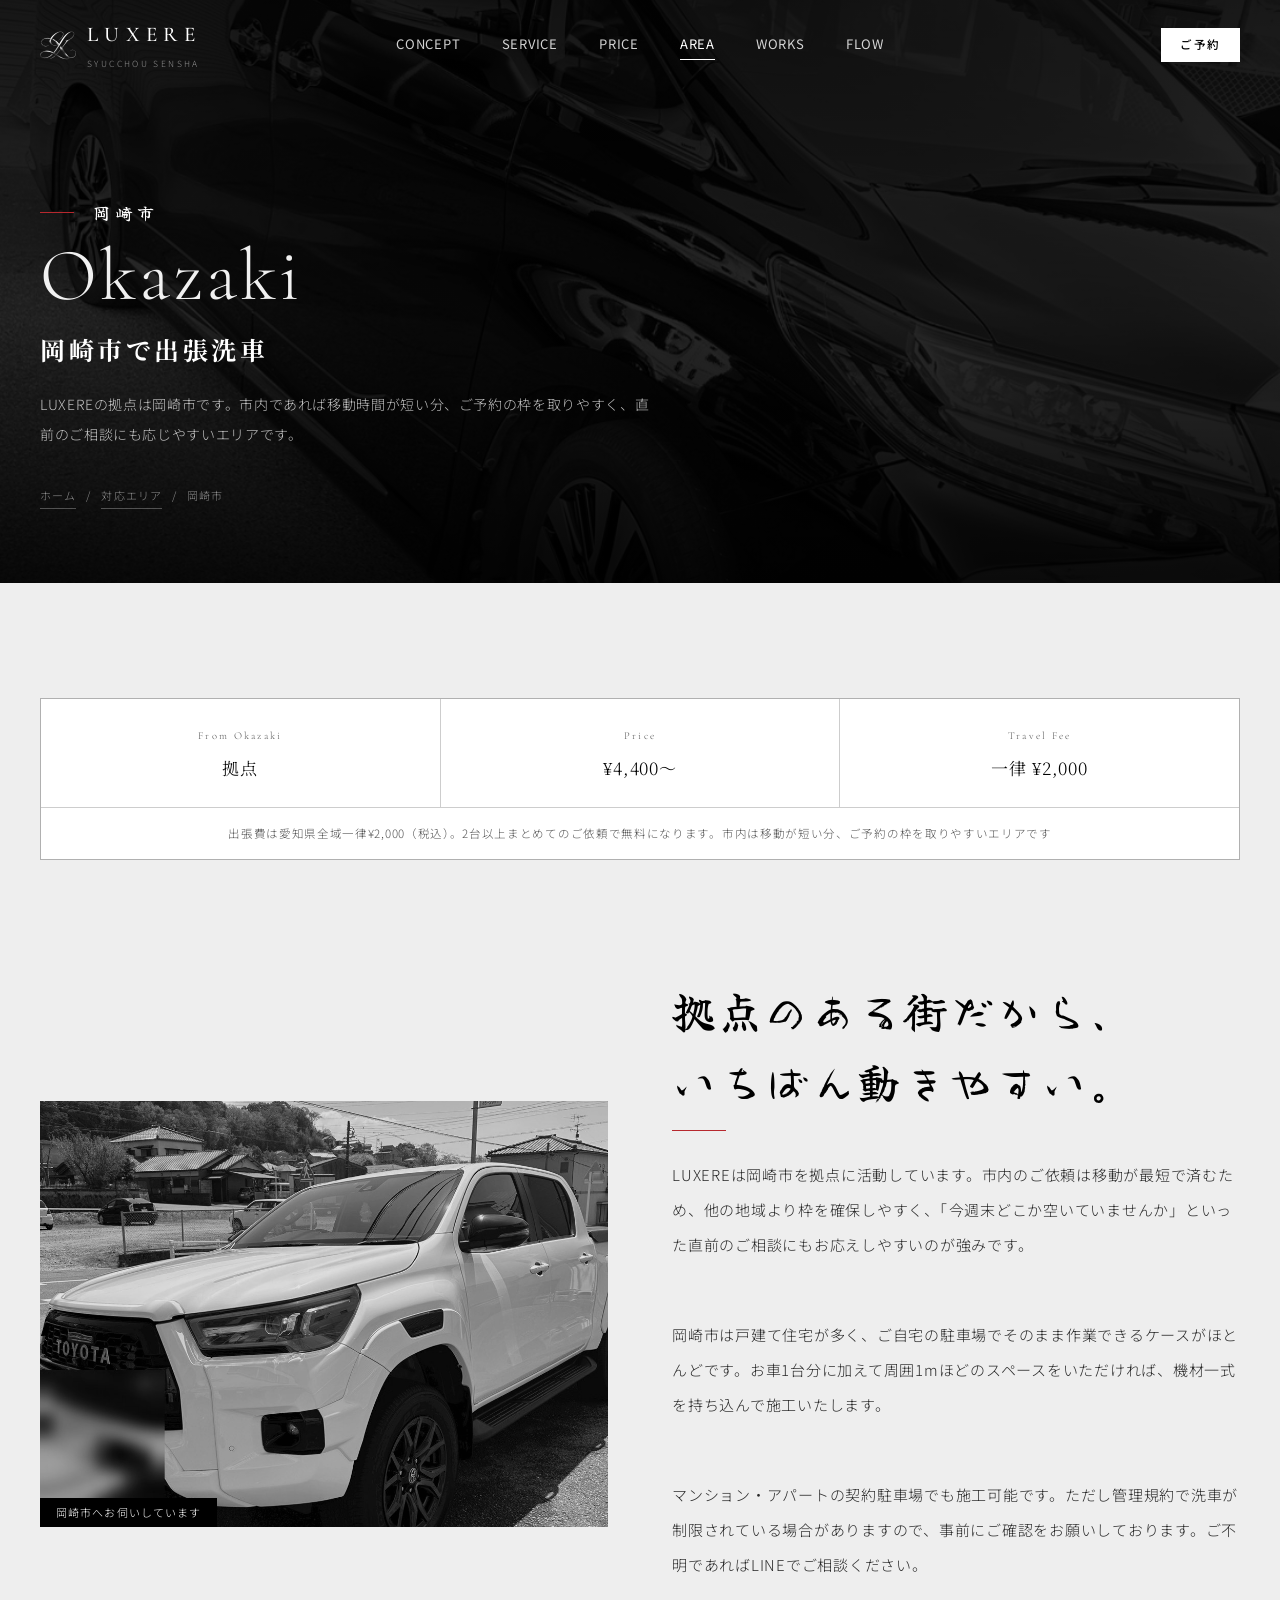
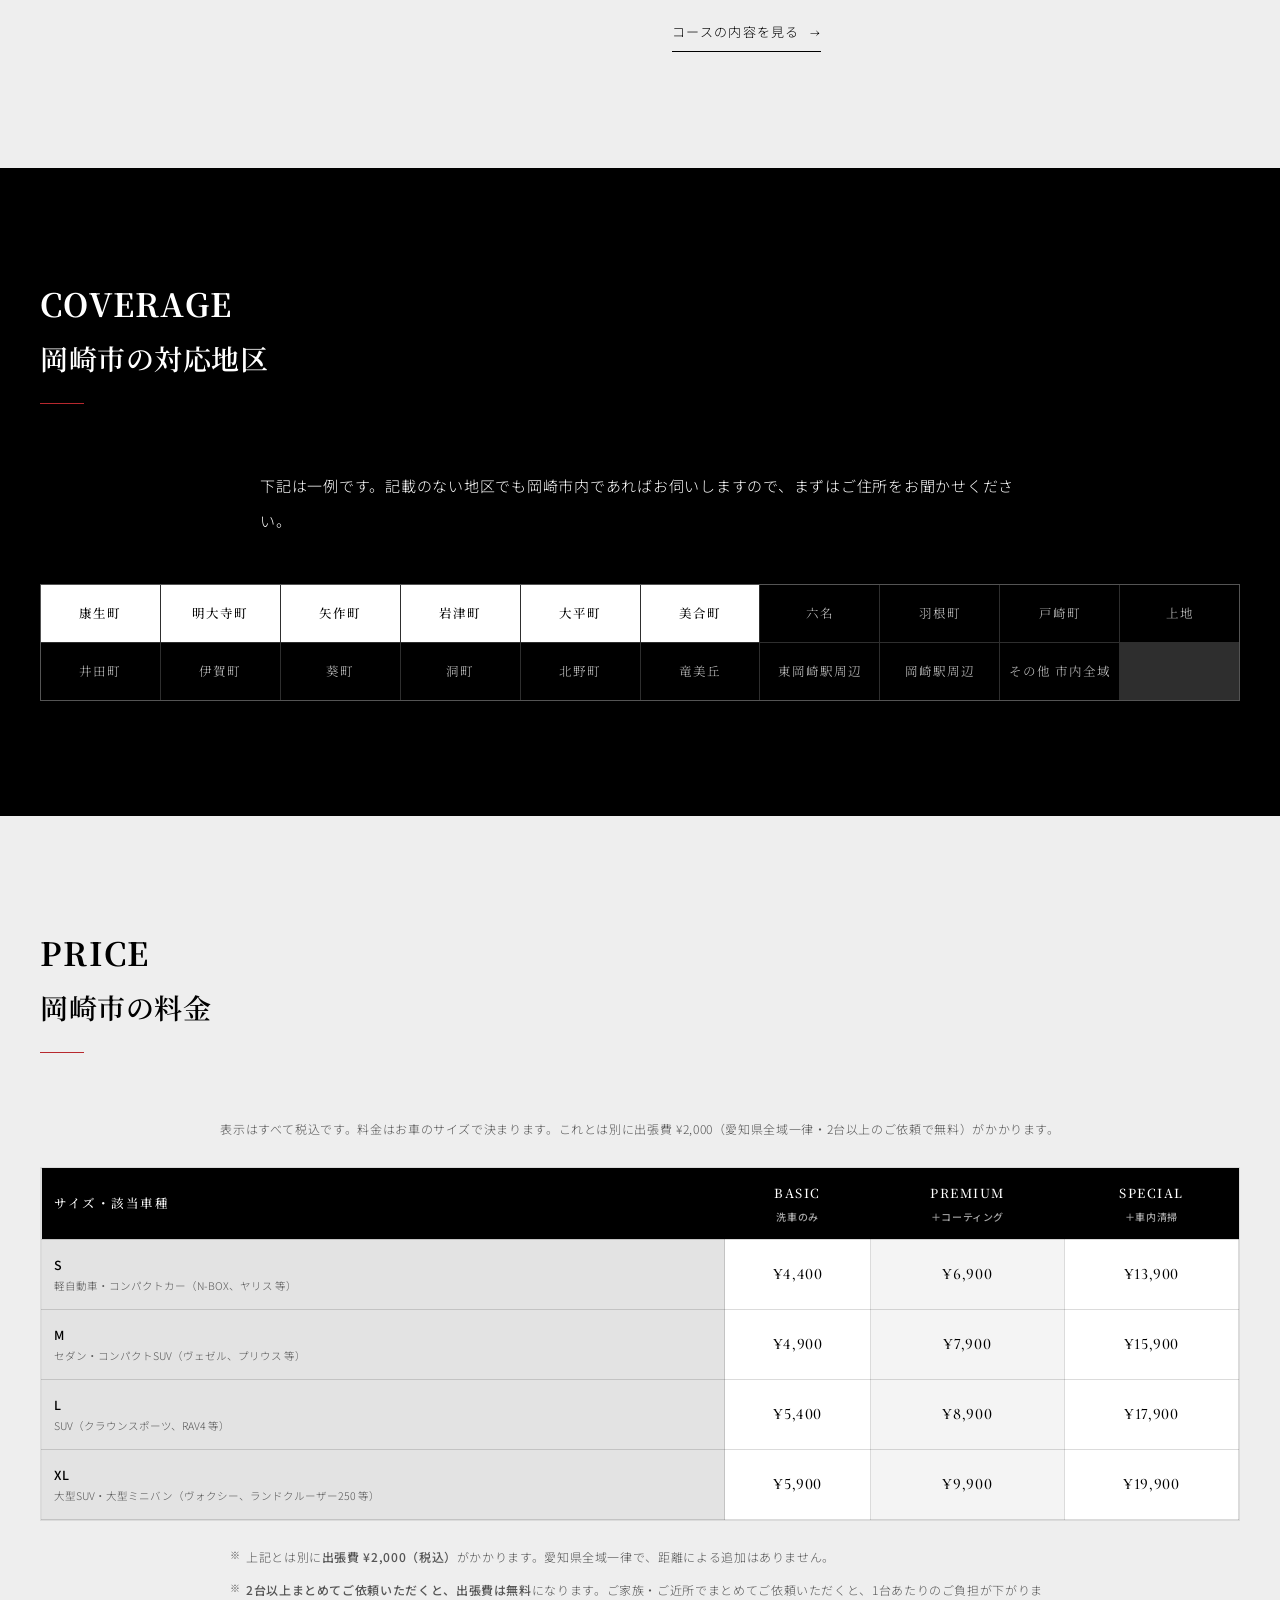
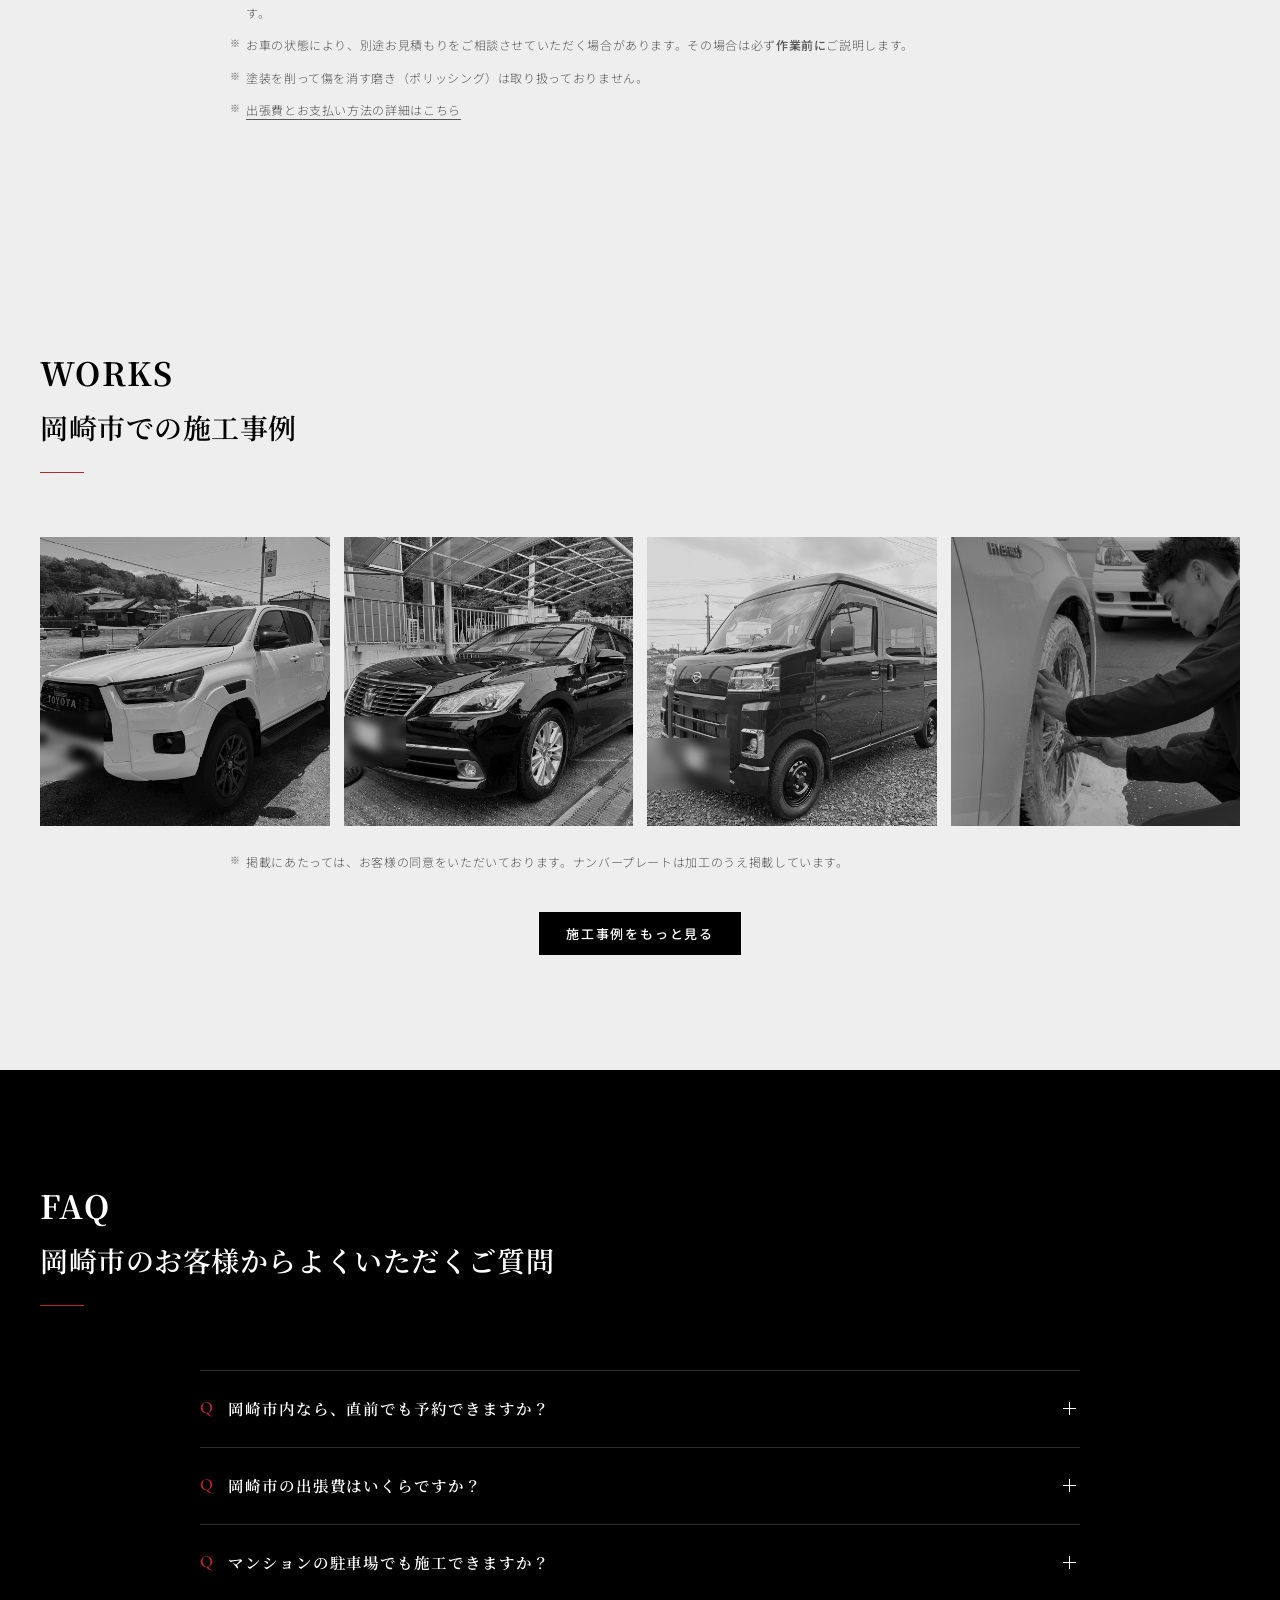
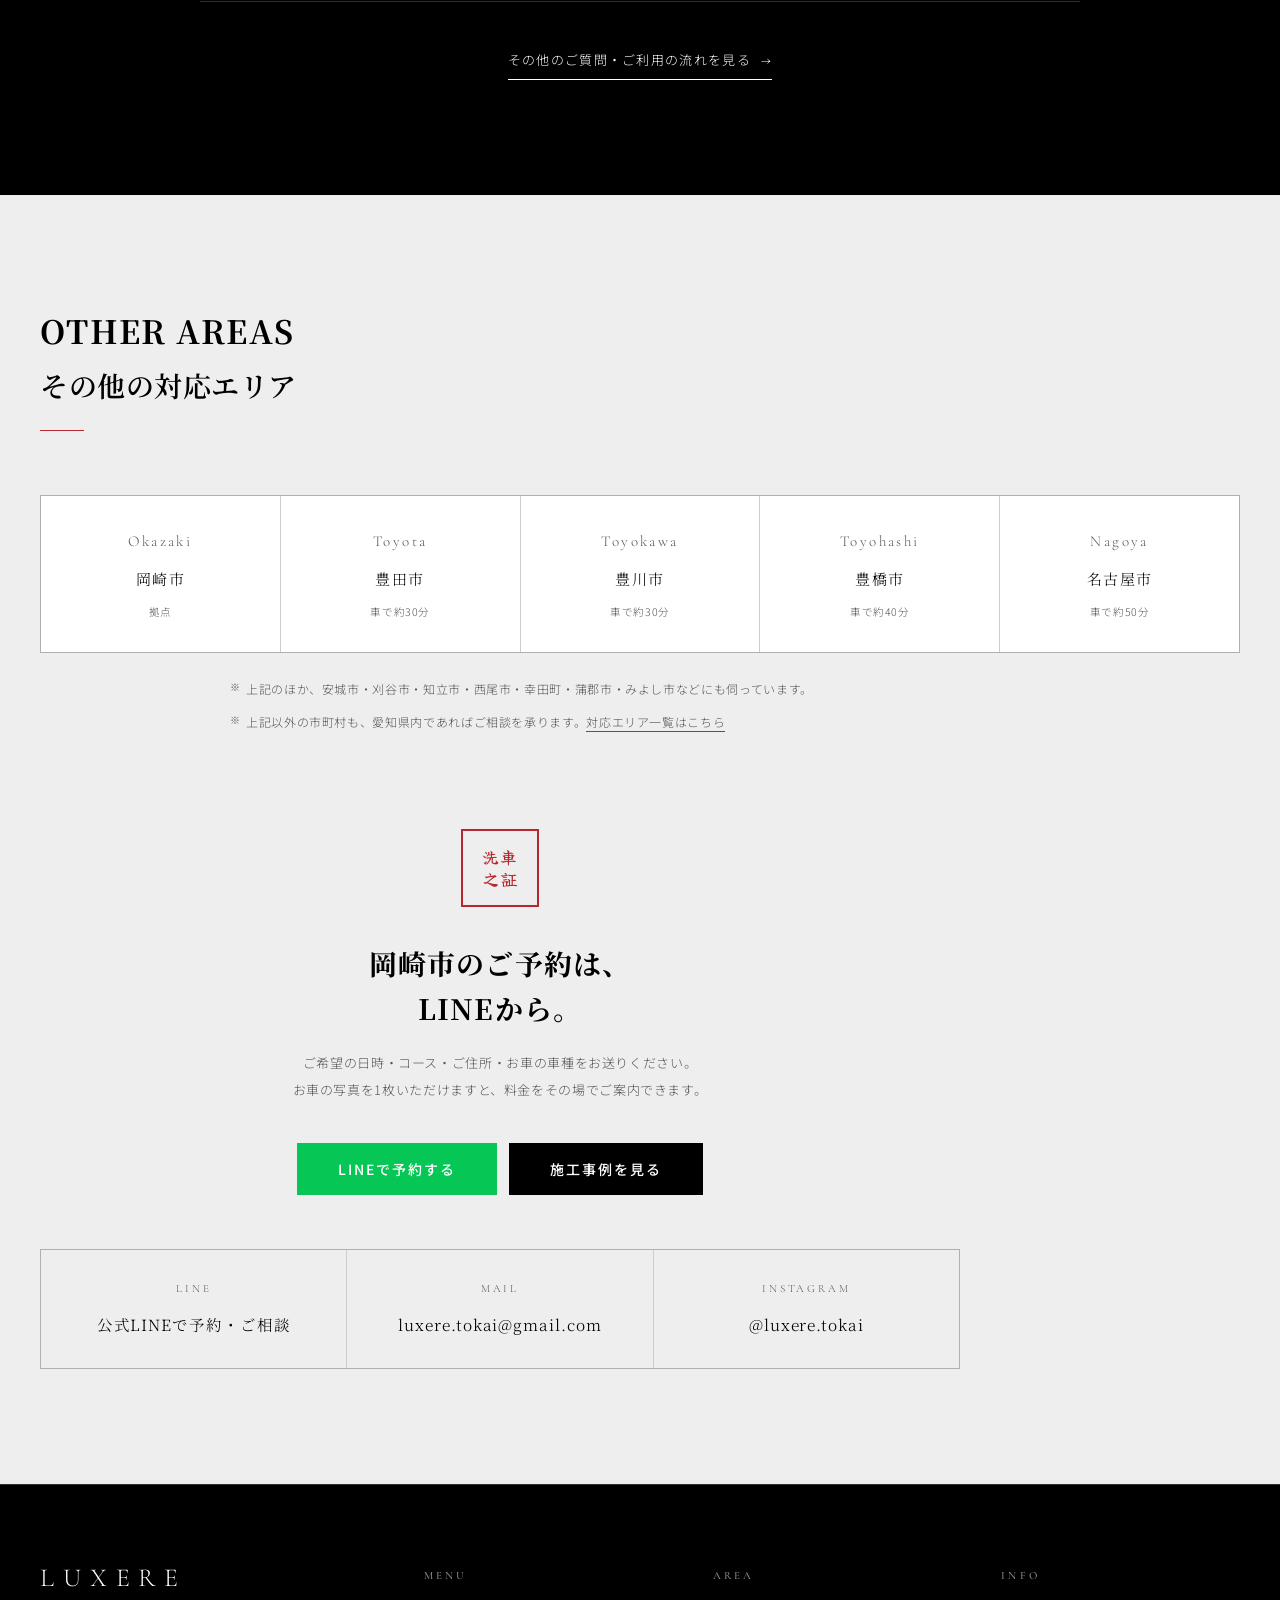
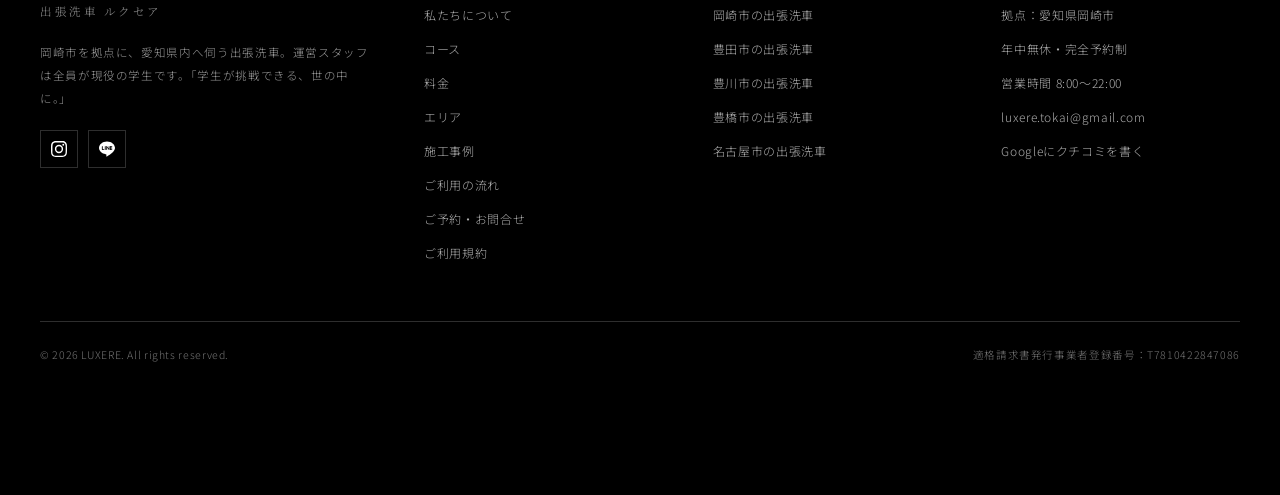
<file: area/okazaki/index.html>
<!DOCTYPE html>
<html lang="ja" class="no-js">
<head>
<script>document.documentElement.classList.remove('no-js');</script>
<meta charset="UTF-8">
<meta name="viewport" content="width=device-width,initial-scale=1">
<title>岡崎市の出張洗車｜自宅・職場で手洗い洗車【LUXERE】</title>
<meta name="description" content="岡崎市の出張洗車ならLUXERE。ご自宅や職場の駐車場まで伺い、アワアワの2段階洗車で手洗いします。¥4,400〜（税込）。出張費は愛知県全域一律¥2,000、2台以上のご依頼で無料です。岡崎市が拠点なので、直前のご相談にも応じやすいエリアです。">
<link rel="canonical" href="https://luxere.jp/area/okazaki/">
<meta property="og:type" content="website">
<meta property="og:title" content="岡崎市の出張洗車｜自宅・職場で手洗い洗車【LUXERE】">
<meta property="og:description" content="岡崎市の出張洗車ならLUXERE。ご自宅や職場の駐車場まで伺い、アワアワの2段階洗車で手洗いします。¥4,400〜（税込）。出張費は愛知県全域一律¥2,000、2台以上のご依頼で無料です。岡崎市が拠点なので、直前のご相談にも応じやすいエリアです。">
<meta property="og:url" content="https://luxere.jp/area/okazaki/">
<meta property="og:image" content="https://luxere.jp/assets/works/work9.jpg">
<meta property="og:site_name" content="出張洗車LUXERE">
<meta name="twitter:card" content="summary_large_image">
<meta name="theme-color" content="#000000">
<link rel="icon" href="../../assets/favicon.png">
<link rel="preconnect" href="https://fonts.googleapis.com">
<link rel="preconnect" href="https://fonts.gstatic.com" crossorigin>
<link href="https://fonts.googleapis.com/css2?family=Cormorant+Garamond:wght@300;400;500;600&family=Noto+Sans+JP:wght@300;400;500;700&family=Noto+Serif+JP:wght@400;500;600;700;900&family=Yuji+Boku&display=swap" rel="stylesheet">
<script type="application/ld+json">
{
 "@context": "https://schema.org",
 "@type": "AutoWash",
 "@id": "https://luxere.jp/#business",
 "name": "出張洗車LUXERE",
 "url": "https://luxere.jp/",
 "image": "https://luxere.jp/assets/logo.png",
 "email": "luxere.tokai@gmail.com",
 "priceRange": "¥4,400〜¥19,900",
 "address": {
  "@type": "PostalAddress",
  "addressLocality": "岡崎市",
  "addressRegion": "愛知県",
  "addressCountry": "JP"
 },
 "areaServed": [
  {
   "@type": "City",
   "name": "岡崎市"
  },
  {
   "@type": "City",
   "name": "豊田市"
  },
  {
   "@type": "City",
   "name": "豊川市"
  },
  {
   "@type": "City",
   "name": "豊橋市"
  },
  {
   "@type": "City",
   "name": "名古屋市"
  },
  {
   "@type": "City",
   "name": "安城市"
  },
  {
   "@type": "City",
   "name": "刈谷市"
  },
  {
   "@type": "City",
   "name": "知立市"
  },
  {
   "@type": "City",
   "name": "西尾市"
  },
  {
   "@type": "City",
   "name": "幸田町"
  },
  {
   "@type": "City",
   "name": "蒲郡市"
  },
  {
   "@type": "City",
   "name": "みよし市"
  }
 ],
 "openingHoursSpecification": [
  {
   "@type": "OpeningHoursSpecification",
   "dayOfWeek": [
    "Monday",
    "Tuesday",
    "Wednesday",
    "Thursday",
    "Friday",
    "Saturday",
    "Sunday"
   ],
   "opens": "08:00",
   "closes": "22:00"
  }
 ],
 "paymentAccepted": "クレジットカード（予約時の事前決済）, 銀行振込（法人）",
 "currenciesAccepted": "JPY",
 "sameAs": [
  "https://www.instagram.com/luxere.tokai/"
 ]
}
</script>
<script type="application/ld+json">
{
 "@context": "https://schema.org",
 "@type": "BreadcrumbList",
 "itemListElement": [
  {
   "@type": "ListItem",
   "position": 1,
   "name": "ホーム",
   "item": "https://luxere.jp/"
  },
  {
   "@type": "ListItem",
   "position": 2,
   "name": "対応エリア",
   "item": "https://luxere.jp/area.html"
  },
  {
   "@type": "ListItem",
   "position": 3,
   "name": "岡崎市",
   "item": "https://luxere.jp/area/okazaki/"
  }
 ]
}
</script>
<script type="application/ld+json">
{
 "@context": "https://schema.org",
 "@type": "FAQPage",
 "mainEntity": [
  {
   "@type": "Question",
   "name": "岡崎市内なら、直前でも予約できますか？",
   "acceptedAnswer": {
    "@type": "Answer",
    "text": "拠点が岡崎市のため、他の地域に比べて枠を確保しやすくなっています。空き状況によっては数日以内のご案内も可能ですので、まずはLINEでご希望日をお伝えください。"
   }
  },
  {
   "@type": "Question",
   "name": "岡崎市の出張費はいくらですか？",
   "acceptedAnswer": {
    "@type": "Answer",
    "text": "出張費は愛知県全域一律¥2,000（税込）です。岡崎市内も同じ金額で、距離による追加はありません。2台以上まとめてご依頼いただくと、出張費は無料になります。"
   }
  },
  {
   "@type": "Question",
   "name": "マンションの駐車場でも施工できますか？",
   "acceptedAnswer": {
    "@type": "Answer",
    "text": "可能です。ただし管理規約で洗車が制限されている場合がございますので、事前のご確認をお願いしております。給水タンク・発電機を持参できますので、水道や電源がお借りできない駐車場でも施工できます。"
   }
  }
 ]
}
</script>
<link rel="stylesheet" href="../../assets/site.css">
</head>
<body>

<!-- ================= HEADER ================= -->
<header class="hd" id="hd">
  <div class="hd-in">
    <a href="../../index.html" class="logo">
      <img src="../../assets/logo-mark.png" alt="出張洗車LUXERE" width="36" height="36">
      <span><b>LUXERE</b><span>SYUCCHOU SENSHA</span></span>
    </a>
    <nav class="hd-nav">
      <a href="../../concept.html">CONCEPT</a>
      <a href="../../service.html">SERVICE</a>
      <a href="../../price.html">PRICE</a>
      <a href="../../area.html" aria-current="page">AREA</a>
      <a href="../../works.html">WORKS</a>
      <a href="../../flow.html">FLOW</a>
    </nav>
    <div class="hd-cta">
      <a class="btn btn--fill btn--sm" href="../../contact.html">ご予約</a>
      <button class="burger" id="burger" aria-label="メニュー" aria-expanded="false"><i></i><i></i><i></i></button>
    </div>
  </div>
</header>

<div class="ov" id="ov">
  <div>
    <ul>
      <li><a href="../../index.html"><em>01</em>ホーム</a></li>
      <li><a href="../../concept.html"><em>02</em>私たちについて</a></li>
      <li><a href="../../service.html"><em>03</em>コース</a></li>
      <li><a href="../../price.html"><em>04</em>料金</a></li>
      <li><a href="../../area.html"><em>05</em>エリア</a></li>
      <li><a href="../../works.html"><em>06</em>施工事例</a></li>
      <li><a href="../../flow.html"><em>07</em>ご利用の流れ</a></li>
      <li><a href="../../contact.html"><em>08</em>ご予約・お問合せ</a></li>
    </ul>
    <div class="ov-cta">
      <a class="btn btn--line" href="https://lin.ee/YGredb0" target="_blank" rel="noopener">LINEで予約する</a>
      <a class="btn" href="../../contact.html">ご予約の方法</a>
    </div>
  </div>
</div>
<!-- ================= PAGE HERO ================= -->
<section class="phero">
  <div class="phero-bg"><img src="../../assets/works/work21.jpg" alt="" loading="lazy"></div>
  <div class="wrap phero-in">
    <div class="fude-eyebrow"><i></i><span>岡崎市</span></div>
    <div class="en-big">Okazaki</div>
    <h1>岡崎市で出張洗車</h1>
    <p class="lead">LUXEREの拠点は岡崎市です。市内であれば移動時間が短い分、ご予約の枠を取りやすく、直前のご相談にも応じやすいエリアです。</p>
    <div class="crumb"><a href="../../index.html">ホーム</a><span>/</span><a href="../../area.html">対応エリア</a><span>/</span>岡崎市</div>
  </div>
</section>

<!-- ================= 拠点からの目安 ================= -->
<section class="sec sec--light">
  <div class="wrap">
    <div class="stats rv">
      <div><div class="k">From Okazaki</div><div class="v">拠点</div></div>
      <div><div class="k">Price</div><div class="v">¥4,400〜</div></div>
      <div><div class="k">Travel Fee</div><div class="v">一律 ¥2,000</div></div>
      <div class="n">出張費は愛知県全域一律¥2,000（税込）。2台以上まとめてのご依頼で無料になります。市内は移動が短い分、ご予約の枠を取りやすいエリアです</div>
    </div>
  </div>
</section>

<!-- ================= 岡崎市について ================= -->
<section class="sec sec--light sec--tight">
  <div class="wrap">
    <div class="split">
      <div class="split-fig rv">
        <img src="../../assets/works/work12.jpg" alt="岡崎市のご自宅の駐車場で手洗い洗車を行ったピックアップトラック" loading="lazy">
        <div class="tagpill">岡崎市へお伺いしています</div>
      </div>
      <div class="rv" data-d="1">
        <h2 class="fude-h">拠点のある街だから、<br>いちばん動きやすい。</h2>
        <div class="fude-rule"></div>
        <div class="stack">
          <p class="body-txt">LUXEREは岡崎市を拠点に活動しています。市内のご依頼は移動が最短で済むため、他の地域より枠を確保しやすく、「今週末どこか空いていませんか」といった直前のご相談にもお応えしやすいのが強みです。</p>
          <p class="body-txt">岡崎市は戸建て住宅が多く、ご自宅の駐車場でそのまま作業できるケースがほとんどです。お車1台分に加えて周囲1mほどのスペースをいただければ、機材一式を持ち込んで施工いたします。</p>
          <p class="body-txt">マンション・アパートの契約駐車場でも施工可能です。ただし管理規約で洗車が制限されている場合がありますので、事前にご確認をお願いしております。ご不明であればLINEでご相談ください。</p>
        </div>
        <div style="margin-top:32px"><a class="link-arrow" href="../../service.html">コースの内容を見る</a></div>
      </div>
    </div>
  </div>
</section>

<!-- ================= 対応地区 ================= -->
<section class="sec sec--dark">
  <div class="wrap">
    <div class="lbl rv">
      <h2>COVERAGE</h2>
      <div class="sec-jp">岡崎市の対応地区</div>
      <div class="bar"></div>
    </div>
    <p class="body-txt rv" data-d="1" style="max-width:760px;margin-inline:auto;margin-bottom:clamp(30px,4.5vw,46px)">
      下記は一例です。記載のない地区でも岡崎市内であればお伺いしますので、まずはご住所をお聞かせください。
    </p>
    <div class="city-grid rv" data-d="2">
      <div class="city is-core">康生町</div>
      <div class="city is-core">明大寺町</div>
      <div class="city is-core">矢作町</div>
      <div class="city is-core">岩津町</div>
      <div class="city is-core">大平町</div>
      <div class="city is-core">美合町</div>
      <div class="city">六名</div>
      <div class="city">羽根町</div>
      <div class="city">戸崎町</div>
      <div class="city">上地</div>
      <div class="city">井田町</div>
      <div class="city">伊賀町</div>
      <div class="city">葵町</div>
      <div class="city">洞町</div>
      <div class="city">北野町</div>
      <div class="city">竜美丘</div>
      <div class="city">東岡崎駅周辺</div>
      <div class="city">岡崎駅周辺</div>
      <div class="city">その他 市内全域</div>
    </div>
  </div>
</section>

<!-- ================= 料金 ================= -->
<section class="sec sec--light">
  <div class="wrap">
    <div class="lbl rv">
      <h2>PRICE</h2>
      <div class="sec-jp">岡崎市の料金</div>
      <div class="bar"></div>
    </div>
    <div class="tbl-note rv">表示はすべて税込です。料金はお車のサイズで決まります。これとは別に出張費 ¥2,000（愛知県全域一律・2台以上のご依頼で無料）がかかります。</div>
    <div class="scroller rv" data-d="1">
      <table class="t">
        <thead>
          <tr>
            <th style="text-align:left">サイズ・該当車種</th>
            <th>BASIC<small>洗車のみ</small></th>
            <th>PREMIUM<small>＋コーティング</small></th>
            <th>SPECIAL<small>＋車内清掃</small></th>
          </tr>
        </thead>
        <tbody>
          <tr><th>S<small>軽自動車・コンパクトカー（N-BOX、ヤリス 等）</small></th><td><b>¥4,400</b></td><td class="pop"><b>¥6,900</b></td><td><b>¥13,900</b></td></tr>
          <tr><th>M<small>セダン・コンパクトSUV（ヴェゼル、プリウス 等）</small></th><td><b>¥4,900</b></td><td class="pop"><b>¥7,900</b></td><td><b>¥15,900</b></td></tr>
          <tr><th>L<small>SUV（クラウンスポーツ、RAV4 等）</small></th><td><b>¥5,400</b></td><td class="pop"><b>¥8,900</b></td><td><b>¥17,900</b></td></tr>
          <tr><th>XL<small>大型SUV・大型ミニバン（ヴォクシー、ランドクルーザー250 等）</small></th><td><b>¥5,900</b></td><td class="pop"><b>¥9,900</b></td><td><b>¥19,900</b></td></tr>
        </tbody>
      </table>
    </div>
    <ul class="notes rv">
      <li>上記とは別に<strong>出張費 ¥2,000（税込）</strong>がかかります。愛知県全域一律で、距離による追加はありません。</li>
      <li><strong>2台以上まとめてご依頼いただくと、出張費は無料</strong>になります。ご家族・ご近所でまとめてご依頼いただくと、1台あたりのご負担が下がります。</li>
      <li>お車の状態により、別途お見積もりをご相談させていただく場合があります。その場合は必ず<strong>作業前に</strong>ご説明します。</li>
      <li>塗装を削って傷を消す磨き（ポリッシング）は取り扱っておりません。</li>
      <li><a class="tlink" href="../../price.html">出張費とお支払い方法の詳細はこちら</a></li>
    </ul>
  </div>
</section>

<!-- ================= WORKS ================= -->
<section class="sec sec--light">
  <div class="wrap">
    <div class="lbl rv">
      <h2>WORKS</h2>
      <div class="sec-jp">岡崎市での施工事例</div>
      <div class="bar"></div>
    </div>
    <div class="works rv">
        <figure><img src="../../assets/works/work12.jpg" alt="岡崎市での出張洗車の施工事例｜ご自宅の駐車場で手洗い洗車を行った車両" loading="lazy"></figure>
        <figure><img src="../../assets/works/work9.jpg" alt="岡崎市での出張洗車の施工事例｜ご自宅の駐車場で手洗い洗車を行った車両" loading="lazy"></figure>
        <figure><img src="../../assets/works/work14.jpg" alt="岡崎市での出張洗車の施工事例｜ご自宅の駐車場で手洗い洗車を行った車両" loading="lazy"></figure>
        <figure><img src="../../assets/works/work22.jpg" alt="岡崎市での出張洗車の施工事例｜ご自宅の駐車場で手洗い洗車を行った車両" loading="lazy"></figure>
    </div>
    <ul class="notes rv">
      <li>掲載にあたっては、お客様の同意をいただいております。ナンバープレートは加工のうえ掲載しています。</li>
    </ul>
    <div class="center" style="margin-top:clamp(26px,3.5vw,38px)">
      <a class="btn btn--dark rv" href="../../works.html">施工事例をもっと見る</a>
    </div>
  </div>
</section>

<!-- ================= FAQ ================= -->
<section class="sec sec--dark">
  <div class="wrap">
    <div class="lbl rv">
      <h2>FAQ</h2>
      <div class="sec-jp">岡崎市のお客様からよくいただくご質問</div>
      <div class="bar"></div>
    </div>
    <div class="faq rv" data-d="1">
      <div class="faq-item">
        <button class="faq-q"><span class="qm">Q</span>岡崎市内なら、直前でも予約できますか？<span class="pm"></span></button>
        <div class="faq-a"><div><p>拠点が岡崎市のため、他の地域に比べて枠を確保しやすくなっています。空き状況によっては数日以内のご案内も可能ですので、まずはLINEでご希望日をお伝えください。</p></div></div>
      </div>
      <div class="faq-item">
        <button class="faq-q"><span class="qm">Q</span>岡崎市の出張費はいくらですか？<span class="pm"></span></button>
        <div class="faq-a"><div><p>出張費は愛知県全域一律¥2,000（税込）です。岡崎市内も同じ金額で、距離による追加はありません。2台以上まとめてご依頼いただくと、出張費は無料になります。</p></div></div>
      </div>
      <div class="faq-item">
        <button class="faq-q"><span class="qm">Q</span>マンションの駐車場でも施工できますか？<span class="pm"></span></button>
        <div class="faq-a"><div><p>可能です。ただし管理規約で洗車が制限されている場合がございますので、事前のご確認をお願いしております。給水タンク・発電機を持参できますので、水道や電源がお借りできない駐車場でも施工できます。</p></div></div>
      </div>
    </div>
    <div class="center" style="margin-top:clamp(28px,4vw,40px)">
      <a class="link-arrow rv" href="../../flow.html">その他のご質問・ご利用の流れを見る</a>
    </div>
  </div>
</section>

<!-- ================= 他エリア / ご予約 ================= -->
<section class="sec sec--light">
  <div class="wrap">
    <div class="lbl rv">
      <h2>OTHER AREAS</h2>
      <div class="sec-jp">その他の対応エリア</div>
      <div class="bar"></div>
    </div>
    <div class="areas rv" data-d="1">
      <a href="../../area/okazaki/"><span class="en">Okazaki</span><span class="jp">岡崎市</span><span class="sub">拠点</span></a>
      <a href="../../area/toyota/"><span class="en">Toyota</span><span class="jp">豊田市</span><span class="sub">車で約30分</span></a>
      <a href="../../area/toyokawa/"><span class="en">Toyokawa</span><span class="jp">豊川市</span><span class="sub">車で約30分</span></a>
      <a href="../../area/toyohashi/"><span class="en">Toyohashi</span><span class="jp">豊橋市</span><span class="sub">車で約40分</span></a>
      <a href="../../area/nagoya/"><span class="en">Nagoya</span><span class="jp">名古屋市</span><span class="sub">車で約50分</span></a>
    </div>
    <ul class="notes rv">
      <li>上記のほか、安城市・刈谷市・知立市・西尾市・幸田町・蒲郡市・みよし市などにも伺っています。</li>
      <li>上記以外の市町村も、愛知県内であればご相談を承ります。<a class="tlink" href="../../area.html">対応エリア一覧はこちら</a></li>
    </ul>
  </div>

  <div class="wrap wrap--n ct" style="margin-top:clamp(56px,8vw,96px)">
    <div class="seal rv">洗車<br>之証</div>
    <h3 class="rv" data-d="1">岡崎市のご予約は、<br>LINEから。</h3>
    <p class="rv" data-d="1">ご希望の日時・コース・ご住所・お車の車種をお送りください。<br>お車の写真を1枚いただけますと、料金をその場でご案内できます。</p>
    <div class="ct-btns rv" data-d="2">
      <a class="btn btn--line btn--lg" href="https://lin.ee/YGredb0" target="_blank" rel="noopener">LINEで予約する</a>
      <a class="btn btn--dark btn--lg" href="../../works.html">施工事例を見る</a>
    </div>
    <div class="ct-list rv" data-d="3">
      <a href="https://lin.ee/YGredb0" target="_blank" rel="noopener"><div class="k">LINE</div><div class="v">公式LINEで予約・ご相談</div></a>
      <a href="mailto:luxere.tokai@gmail.com"><div class="k">MAIL</div><div class="v">luxere.tokai@gmail.com</div></a>
      <a href="https://www.instagram.com/luxere.tokai/" target="_blank" rel="noopener"><div class="k">INSTAGRAM</div><div class="v">@luxere.tokai</div></a>
    </div>
  </div>
</section>

<!-- ================= FOOTER ================= -->
<footer class="ft">
  <div class="wrap">
    <div class="ft-top">
      <div class="ft-brand">
        <div class="en">LUXERE</div>
        <div class="jp">出張洗車 ルクセア</div>
        <p>岡崎市を拠点に、愛知県内へ伺う出張洗車。運営スタッフは全員が現役の学生です。「学生が挑戦できる、世の中に。」</p>
        <div class="ft-soc">
          <a href="https://www.instagram.com/luxere.tokai/" target="_blank" rel="noopener" aria-label="Instagram"><svg viewBox="0 0 24 24"><path d="M12 2.2c3.2 0 3.6 0 4.8.1 1.2.1 1.8.2 2.2.4.6.2 1 .5 1.5 1s.8.9 1 1.5c.2.4.3 1 .4 2.2.1 1.2.1 1.6.1 4.8s0 3.6-.1 4.8c-.1 1.2-.2 1.8-.4 2.2-.2.6-.5 1-1 1.5s-.9.8-1.5 1c-.4.2-1 .3-2.2.4-1.2.1-1.6.1-4.8.1s-3.6 0-4.8-.1c-1.2-.1-1.8-.2-2.2-.4-.6-.2-1-.5-1.5-1s-.8-.9-1-1.5c-.2-.4-.3-1-.4-2.2C2.2 15.6 2.2 15.2 2.2 12s0-3.6.1-4.8c.1-1.2.2-1.8.4-2.2.2-.6.5-1 1-1.5s.9-.8 1.5-1c.4-.2 1-.3 2.2-.4C8.4 2.2 8.8 2.2 12 2.2M12 0C8.7 0 8.3 0 7.1.1 5.8.1 5 .3 4.2.6c-.8.3-1.5.7-2.2 1.4C1.3 2.7.9 3.4.6 4.2.3 5 .1 5.8.1 7.1 0 8.3 0 8.7 0 12s0 3.7.1 4.9c0 1.3.2 2.1.5 2.9.3.8.7 1.5 1.4 2.2.7.7 1.4 1.1 2.2 1.4.8.3 1.6.5 2.9.5C8.3 24 8.7 24 12 24s3.7 0 4.9-.1c1.3 0 2.1-.2 2.9-.5.8-.3 1.5-.7 2.2-1.4.7-.7 1.1-1.4 1.4-2.2.3-.8.5-1.6.5-2.9.1-1.2.1-1.6.1-4.9s0-3.7-.1-4.9c0-1.3-.2-2.1-.5-2.9-.3-.8-.7-1.5-1.4-2.2-.7-.7-1.4-1.1-2.2-1.4C21 .3 20.2.1 18.9.1 17.7 0 17.3 0 14 0h-2z"/><path d="M12 5.8A6.2 6.2 0 1 0 18.2 12 6.2 6.2 0 0 0 12 5.8zm0 10.2A4 4 0 1 1 16 12a4 4 0 0 1-4 4z"/><circle cx="18.4" cy="5.6" r="1.4"/></svg></a>
          <a href="https://lin.ee/YGredb0" target="_blank" rel="noopener" aria-label="公式LINE"><svg viewBox="0 0 24 24"><path fill-rule="evenodd" d="M24 10.3C24 4.9 18.6.6 12 .6S0 4.9 0 10.3c0 4.8 4.3 8.8 10 9.6.4.1.9.2 1.1.6.1.3.1.7 0 1l-.2 1c0 .3-.2 1.2 1 .6s6.9-4.1 9.4-7c1.7-1.9 2.7-3.8 2.7-5.8zM7.5 13.5H4.9a.6.6 0 0 1-.6-.6V8.1a.6.6 0 1 1 1.3 0v4.1h1.9a.6.6 0 1 1 0 1.3zm2.5-.6a.6.6 0 1 1-1.3 0V8.1a.6.6 0 1 1 1.3 0zm5.7 0a.6.6 0 0 1-.4.6h-.2a.6.6 0 0 1-.5-.3l-2.4-3.3v2.9a.6.6 0 1 1-1.3 0V8.1a.6.6 0 0 1 .4-.6h.2c.2 0 .4.1.5.3l2.5 3.3V8.1a.6.6 0 1 1 1.2 0zm3.7-3a.6.6 0 1 1 0 1.3h-1.8v1.1h1.8a.6.6 0 1 1 0 1.3h-2.4a.6.6 0 0 1-.6-.6V8.1a.6.6 0 0 1 .6-.6h2.4a.6.6 0 1 1 0 1.3h-1.8v1.1z"/></svg></a>
        </div>
      </div>
      <div>
        <h4>MENU</h4>
        <ul>
          <li><a href="../../concept.html">私たちについて</a></li>
          <li><a href="../../service.html">コース</a></li>
          <li><a href="../../price.html">料金</a></li>
          <li><a href="../../area.html">エリア</a></li>
          <li><a href="../../works.html">施工事例</a></li>
          <li><a href="../../flow.html">ご利用の流れ</a></li>
          <li><a href="../../contact.html">ご予約・お問合せ</a></li>
          <li><a href="../../terms.html">ご利用規約</a></li>
        </ul>
      </div>
      <div>
        <h4>AREA</h4>
        <ul>
          <li><a href="../../area/okazaki/">岡崎市の出張洗車</a></li>
          <li><a href="../../area/toyota/">豊田市の出張洗車</a></li>
          <li><a href="../../area/toyokawa/">豊川市の出張洗車</a></li>
          <li><a href="../../area/toyohashi/">豊橋市の出張洗車</a></li>
          <li><a href="../../area/nagoya/">名古屋市の出張洗車</a></li>
        </ul>
      </div>
      <div>
        <h4>INFO</h4>
        <ul>
          <li><span>拠点：愛知県岡崎市</span></li>
          <li><span>年中無休・完全予約制</span></li>
          <li><span>営業時間 8:00〜22:00</span></li>
          <li><a href="mailto:luxere.tokai@gmail.com">luxere.tokai@gmail.com</a></li>
          <li><a href="https://g.page/r/CdrTM04HjpwREAE/review" target="_blank" rel="noopener">Googleにクチコミを書く</a></li>
        </ul>
      </div>
    </div>
    <div class="ft-bot">
      <span>&copy; 2026 LUXERE. All rights reserved.</span>
      <span>適格請求書発行事業者登録番号：T7810422847086</span>
    </div>
  </div>
</footer>

<div class="mbar">
  <a href="../../contact.html">ご予約の方法</a>
  <a class="line" href="https://lin.ee/YGredb0" target="_blank" rel="noopener">LINEで予約する</a>
</div>

<script src="../../assets/site.js"></script>
</body>
</html>
</file>
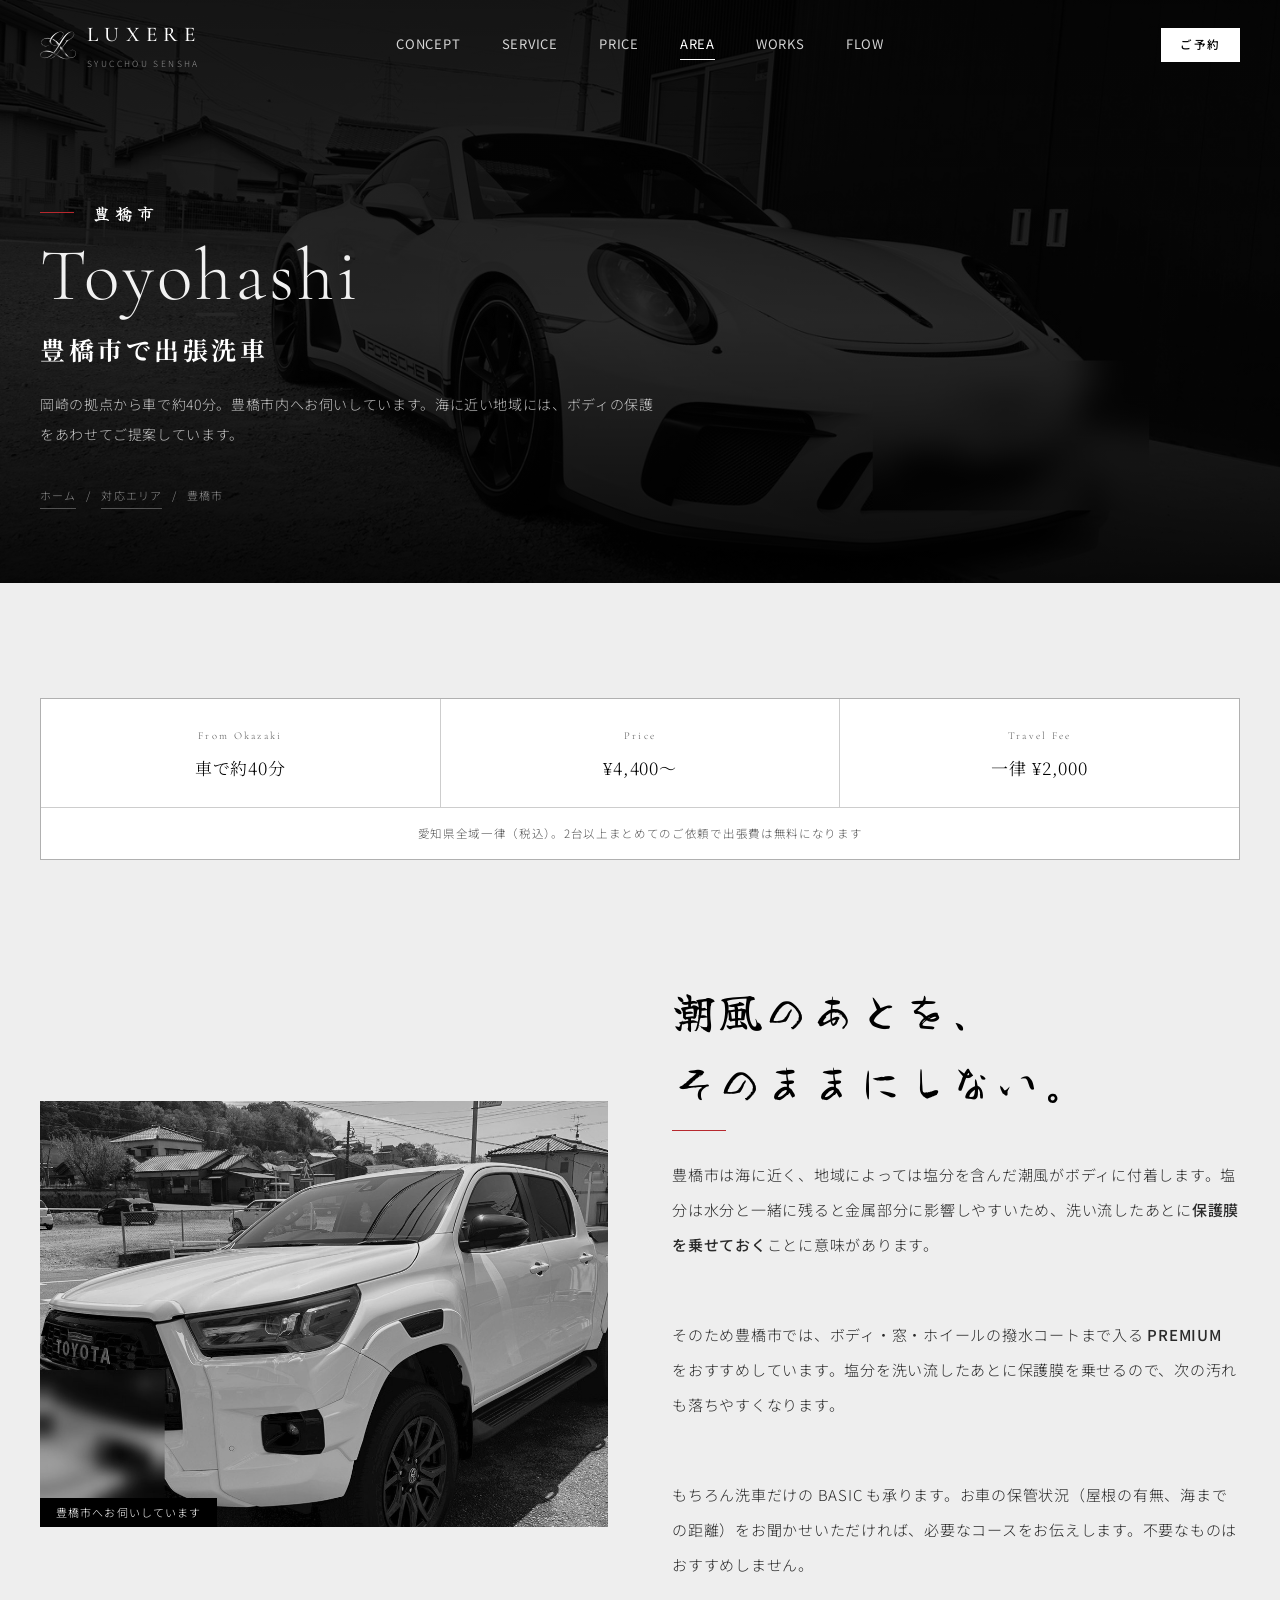
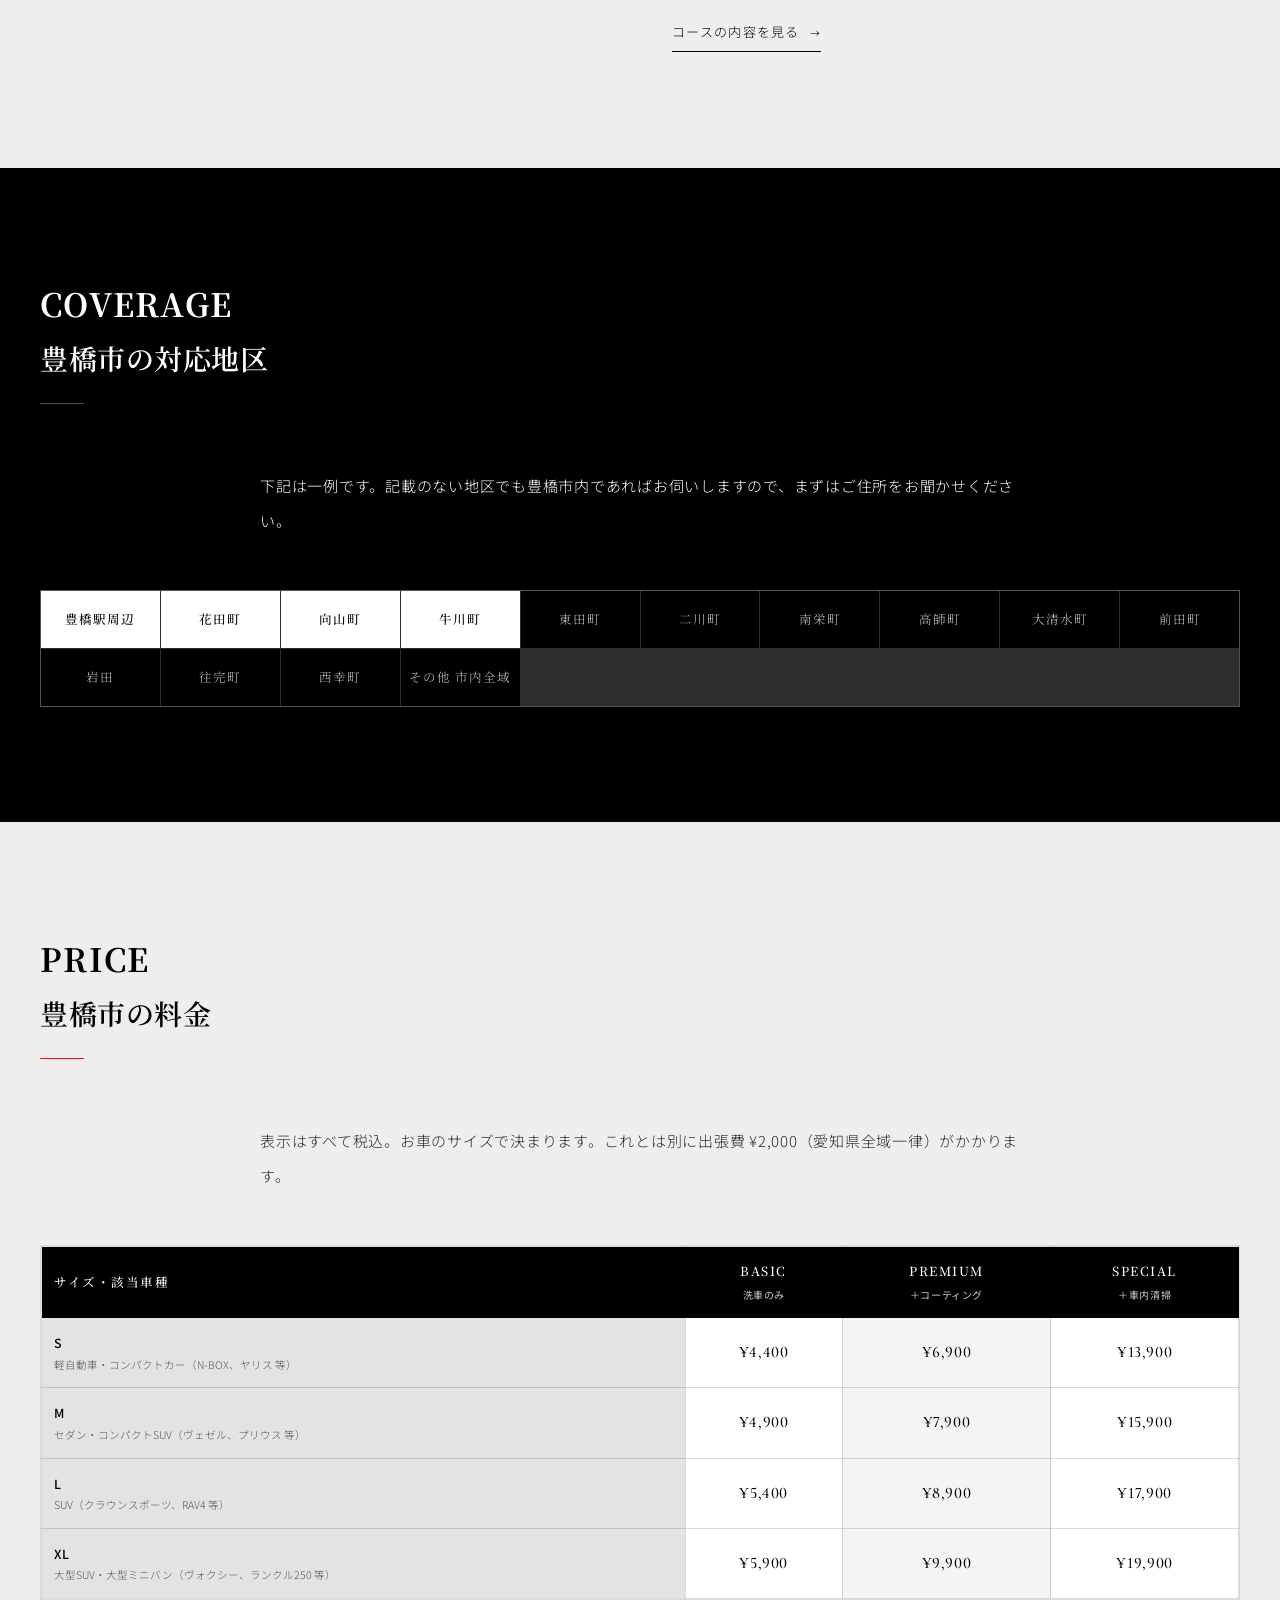
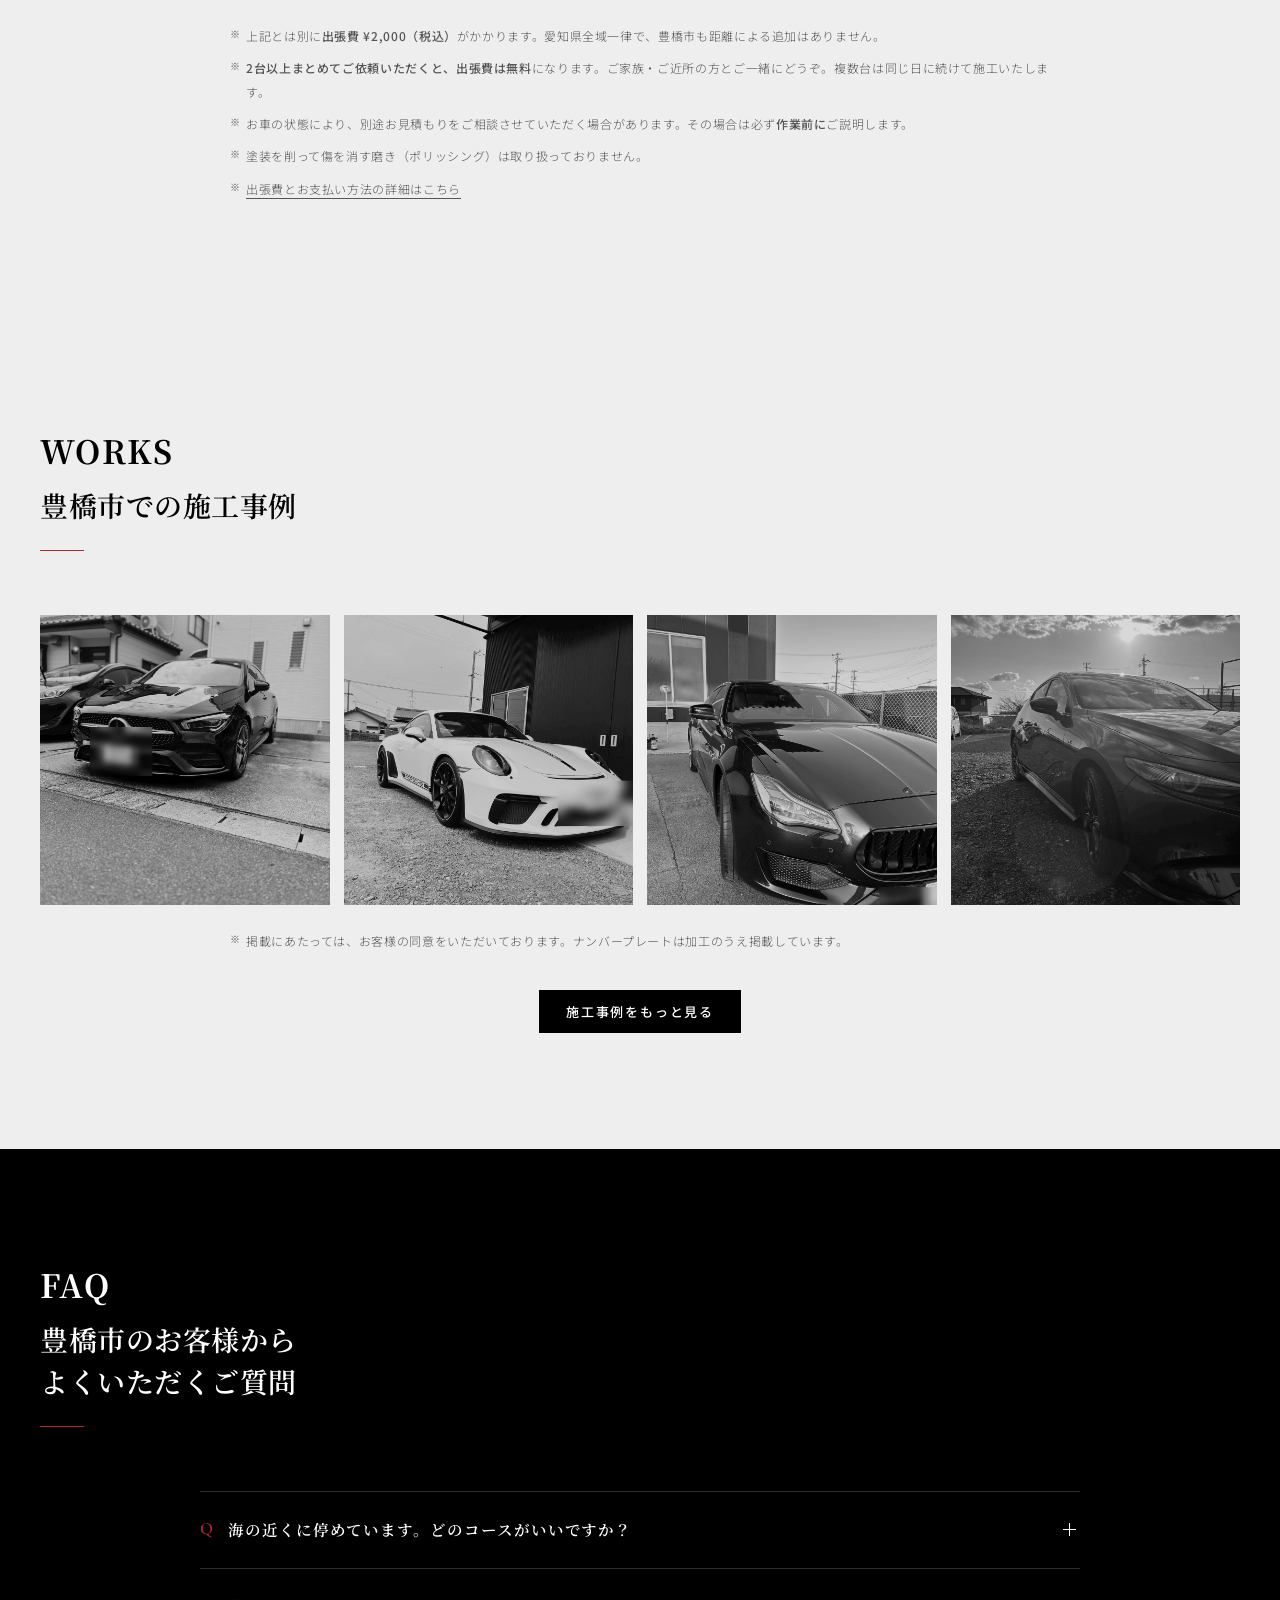
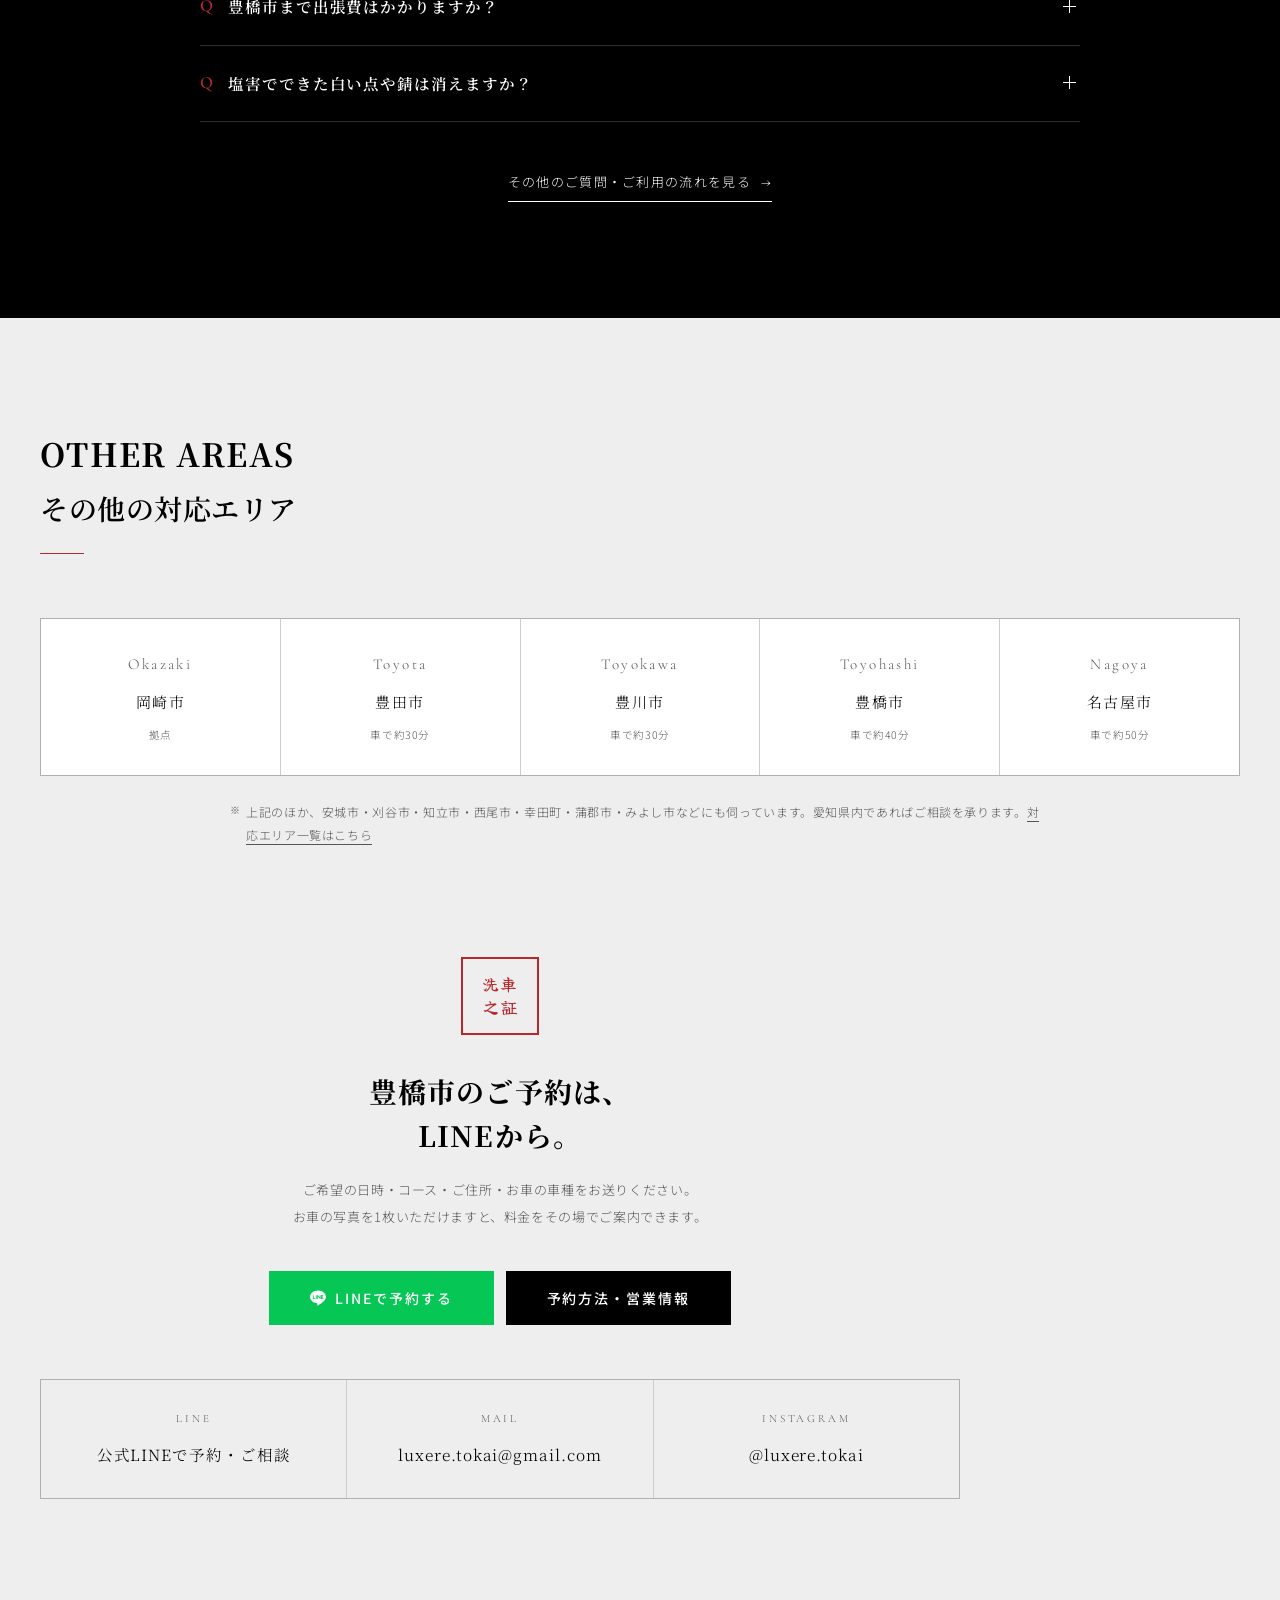
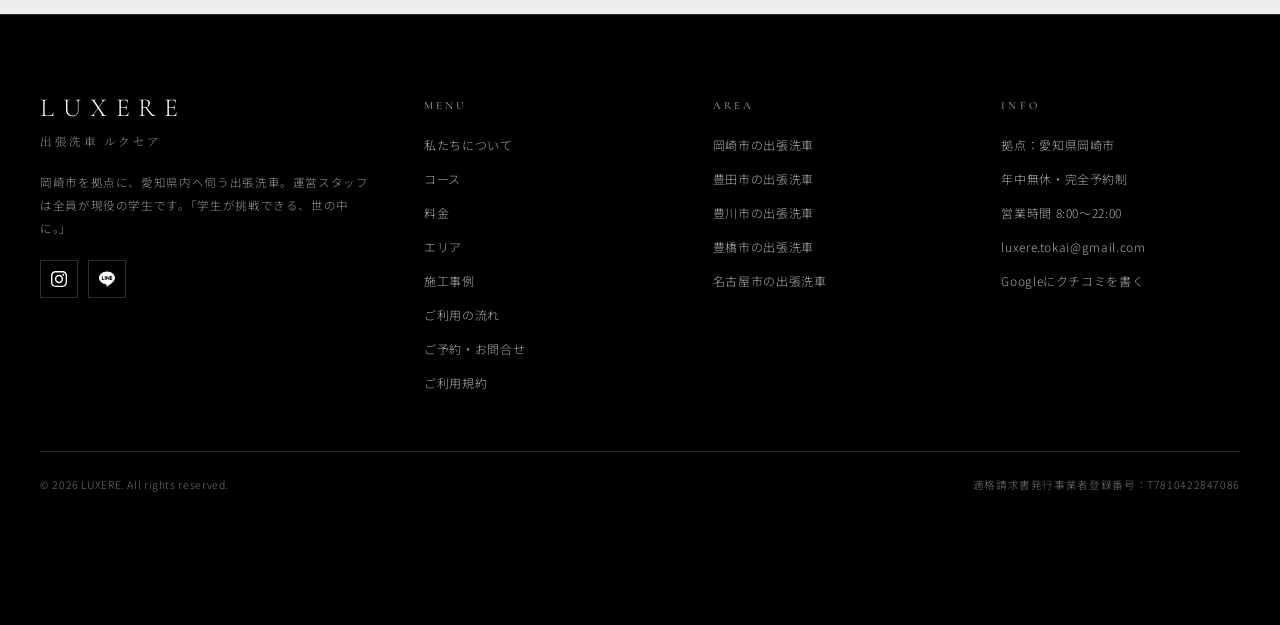
<file: area/toyohashi/index.html>
<!DOCTYPE html>
<html lang="ja" class="no-js">
<head>
<script>document.documentElement.classList.remove('no-js');</script>
<meta charset="UTF-8">
<meta name="viewport" content="width=device-width,initial-scale=1">
<title>豊橋市の出張洗車｜自宅・職場で手洗い洗車【LUXERE】</title>
<meta name="description" content="豊橋市の出張洗車ならLUXERE。ご自宅や職場の駐車場まで伺い、アワアワの2段階洗車で手洗いします。潮風の影響を受けやすい地域には、ボディ・窓・ホイールの撥水コート込みのPREMIUMがおすすめです。¥4,400〜（税込）。">
<link rel="canonical" href="https://luxere.jp/area/toyohashi/">
<meta property="og:type" content="website">
<meta property="og:title" content="豊橋市の出張洗車｜自宅・職場で手洗い洗車【LUXERE】">
<meta property="og:description" content="豊橋市の出張洗車ならLUXERE。ご自宅や職場の駐車場まで伺い、アワアワの2段階洗車で手洗いします。潮風の影響を受けやすい地域には、ボディ・窓・ホイールの撥水コート込みのPREMIUMがおすすめです。¥4,400〜（税込）。">
<meta property="og:url" content="https://luxere.jp/area/toyohashi/">
<meta property="og:image" content="https://luxere.jp/assets/works/work9.jpg">
<meta property="og:site_name" content="出張洗車LUXERE">
<meta name="twitter:card" content="summary_large_image">
<meta name="theme-color" content="#000000">
<link rel="icon" href="../../assets/favicon.png">
<link rel="preconnect" href="https://fonts.googleapis.com">
<link rel="preconnect" href="https://fonts.gstatic.com" crossorigin>
<link href="https://fonts.googleapis.com/css2?family=Cormorant+Garamond:wght@300;400;500;600&family=Noto+Sans+JP:wght@300;400;500;700&family=Noto+Serif+JP:wght@400;500;600;700;900&family=Yuji+Boku&display=swap" rel="stylesheet">
<script type="application/ld+json">
{
 "@context": "https://schema.org",
 "@type": "AutoWash",
 "@id": "https://luxere.jp/#business",
 "name": "出張洗車LUXERE",
 "url": "https://luxere.jp/",
 "image": "https://luxere.jp/assets/logo.png",
 "email": "luxere.tokai@gmail.com",
 "priceRange": "¥4,400〜¥19,900",
 "address": {
  "@type": "PostalAddress",
  "addressLocality": "岡崎市",
  "addressRegion": "愛知県",
  "addressCountry": "JP"
 },
 "areaServed": [
  {
   "@type": "City",
   "name": "岡崎市"
  },
  {
   "@type": "City",
   "name": "豊田市"
  },
  {
   "@type": "City",
   "name": "豊川市"
  },
  {
   "@type": "City",
   "name": "豊橋市"
  },
  {
   "@type": "City",
   "name": "名古屋市"
  },
  {
   "@type": "City",
   "name": "安城市"
  },
  {
   "@type": "City",
   "name": "刈谷市"
  },
  {
   "@type": "City",
   "name": "知立市"
  },
  {
   "@type": "City",
   "name": "西尾市"
  },
  {
   "@type": "City",
   "name": "幸田町"
  },
  {
   "@type": "City",
   "name": "蒲郡市"
  },
  {
   "@type": "City",
   "name": "みよし市"
  }
 ],
 "openingHoursSpecification": [
  {
   "@type": "OpeningHoursSpecification",
   "dayOfWeek": [
    "Monday",
    "Tuesday",
    "Wednesday",
    "Thursday",
    "Friday",
    "Saturday",
    "Sunday"
   ],
   "opens": "08:00",
   "closes": "22:00"
  }
 ],
 "paymentAccepted": "クレジットカード（予約時の事前決済）, 銀行振込（法人）",
 "currenciesAccepted": "JPY",
 "sameAs": [
  "https://www.instagram.com/luxere.tokai/"
 ]
}
</script>
<script type="application/ld+json">
{
 "@context": "https://schema.org",
 "@type": "BreadcrumbList",
 "itemListElement": [
  {
   "@type": "ListItem",
   "position": 1,
   "name": "ホーム",
   "item": "https://luxere.jp/"
  },
  {
   "@type": "ListItem",
   "position": 2,
   "name": "対応エリア",
   "item": "https://luxere.jp/area.html"
  },
  {
   "@type": "ListItem",
   "position": 3,
   "name": "豊橋市",
   "item": "https://luxere.jp/area/toyohashi/"
  }
 ]
}
</script>
<script type="application/ld+json">
{
 "@context": "https://schema.org",
 "@type": "FAQPage",
 "mainEntity": [
  {
   "@type": "Question",
   "name": "海の近くに停めています。どのコースがいいですか？",
   "acceptedAnswer": {
    "@type": "Answer",
    "text": "ボディ・窓・ホイールの撥水コートまで入る PREMIUM をおすすめしています。潮風で付着した塩分を洗い流したあと、保護膜を乗せておくことで次の汚れも落ちやすくなります。"
   }
  },
  {
   "@type": "Question",
   "name": "豊橋市まで出張費はかかりますか？",
   "acceptedAnswer": {
    "@type": "Answer",
    "text": "かかります。出張費は愛知県全域一律 ¥2,000（税込）です。岡崎の拠点から車で約40分ですが、距離による追加はなく、豊橋市内のどちらへ伺っても同じ金額です。2台以上まとめてご依頼いただいた場合は、出張費は無料になります。"
   }
  },
  {
   "@type": "Question",
   "name": "塩害でできた白い点や錆は消えますか？",
   "acceptedAnswer": {
    "@type": "Answer",
    "text": "表面に付着した汚れや水垢は落とせますが、すでに塗装の下まで進行した錆は洗車では改善できません。作業前の状態確認で、どこまで改善が見込めるかを正直にお伝えしてから始めます。"
   }
  }
 ]
}
</script>
<link rel="stylesheet" href="../../assets/site.css">
</head>
<body>

<!-- ================= HEADER ================= -->
<header class="hd" id="hd">
  <div class="hd-in">
    <a href="../../index.html" class="logo">
      <img src="../../assets/logo-mark.png" alt="出張洗車LUXERE" width="36" height="36">
      <span><b>LUXERE</b><span>SYUCCHOU SENSHA</span></span>
    </a>
    <nav class="hd-nav">
      <a href="../../concept.html">CONCEPT</a>
      <a href="../../service.html">SERVICE</a>
      <a href="../../price.html">PRICE</a>
      <a href="../../area.html" aria-current="page">AREA</a>
      <a href="../../works.html">WORKS</a>
      <a href="../../flow.html">FLOW</a>
    </nav>
    <div class="hd-cta">
      <a class="btn btn--fill btn--sm" href="../../contact.html">ご予約</a>
      <button class="burger" id="burger" aria-label="メニュー" aria-expanded="false"><i></i><i></i><i></i></button>
    </div>
  </div>
</header>

<div class="ov" id="ov">
  <div>
    <ul>
      <li><a href="../../index.html"><em>01</em>ホーム</a></li>
      <li><a href="../../concept.html"><em>02</em>私たちについて</a></li>
      <li><a href="../../service.html"><em>03</em>コース</a></li>
      <li><a href="../../price.html"><em>04</em>料金</a></li>
      <li><a href="../../area.html"><em>05</em>エリア</a></li>
      <li><a href="../../works.html"><em>06</em>施工事例</a></li>
      <li><a href="../../flow.html"><em>07</em>ご利用の流れ</a></li>
      <li><a href="../../contact.html"><em>08</em>ご予約・お問合せ</a></li>
    </ul>
    <div class="ov-cta">
      <a class="btn btn--line" href="https://lin.ee/YGredb0" target="_blank" rel="noopener">LINEで予約する</a>
      <a class="btn" href="../../contact.html">ご予約の方法</a>
    </div>
  </div>
</div>
<!-- ================= PAGE HERO ================= -->
<section class="phero">
  <div class="phero-bg"><img src="../../assets/works/work16.jpg" alt="" loading="lazy"></div>
  <div class="wrap phero-in">
    <div class="fude-eyebrow"><i></i><span>豊橋市</span></div>
    <div class="en-big">Toyohashi</div>
    <h1>豊橋市で出張洗車</h1>
    <p class="lead">岡崎の拠点から車で約40分。豊橋市内へお伺いしています。海に近い地域には、ボディの保護をあわせてご提案しています。</p>
    <div class="crumb"><a href="../../index.html">ホーム</a><span>/</span><a href="../../area.html">対応エリア</a><span>/</span>豊橋市</div>
  </div>
</section>

<!-- ================= 拠点からの目安 ================= -->
<section class="sec sec--light">
  <div class="wrap">
    <div class="stats rv">
      <div><div class="k">From Okazaki</div><div class="v">車で約40分</div></div>
      <div><div class="k">Price</div><div class="v">¥4,400〜</div></div>
      <div><div class="k">Travel Fee</div><div class="v">一律 ¥2,000</div></div>
      <div class="n">愛知県全域一律（税込）。2台以上まとめてのご依頼で出張費は無料になります</div>
    </div>
  </div>
</section>

<!-- ================= 豊橋市について ================= -->
<section class="sec sec--light sec--tight">
  <div class="wrap">
    <div class="split">
      <div class="split-fig rv">
        <img src="../../assets/works/work12.jpg" alt="青空の下、屋外の駐車場で手洗い洗車を行った白のピックアップトラック" loading="lazy">
        <div class="tagpill">豊橋市へお伺いしています</div>
      </div>
      <div class="rv" data-d="1">
        <h2 class="fude-h">潮風のあとを、<br>そのままにしない。</h2>
        <div class="fude-rule"></div>
        <div class="stack">
          <p class="body-txt">豊橋市は海に近く、地域によっては塩分を含んだ潮風がボディに付着します。塩分は水分と一緒に残ると金属部分に影響しやすいため、洗い流したあとに<strong>保護膜を乗せておく</strong>ことに意味があります。</p>
          <p class="body-txt">そのため豊橋市では、ボディ・窓・ホイールの撥水コートまで入る <strong>PREMIUM</strong> をおすすめしています。塩分を洗い流したあとに保護膜を乗せるので、次の汚れも落ちやすくなります。</p>
          <p class="body-txt">もちろん洗車だけの BASIC も承ります。お車の保管状況（屋根の有無、海までの距離）をお聞かせいただければ、必要なコースをお伝えします。不要なものはおすすめしません。</p>
        </div>
        <div style="margin-top:32px"><a class="link-arrow" href="../../service.html">コースの内容を見る</a></div>
      </div>
    </div>
  </div>
</section>

<!-- ================= 対応地区 ================= -->
<section class="sec sec--dark">
  <div class="wrap">
    <div class="lbl rv">
      <h2>COVERAGE</h2>
      <div class="sec-jp">豊橋市の対応地区</div>
      <div class="bar"></div>
    </div>
    <p class="body-txt rv" data-d="1" style="max-width:760px;margin-inline:auto;margin-bottom:clamp(34px,5vw,52px)">
      下記は一例です。記載のない地区でも豊橋市内であればお伺いしますので、まずはご住所をお聞かせください。
    </p>
    <div class="city-grid rv" data-d="2">
      <div class="city is-core">豊橋駅周辺</div>
      <div class="city is-core">花田町</div>
      <div class="city is-core">向山町</div>
      <div class="city is-core">牛川町</div>
      <div class="city">東田町</div>
      <div class="city">二川町</div>
      <div class="city">南栄町</div>
      <div class="city">高師町</div>
      <div class="city">大清水町</div>
      <div class="city">前田町</div>
      <div class="city">岩田</div>
      <div class="city">往完町</div>
      <div class="city">西幸町</div>
      <div class="city">その他 市内全域</div>
    </div>
  </div>
</section>

<!-- ================= 料金 ================= -->
<section class="sec sec--light">
  <div class="wrap">
    <div class="lbl rv">
      <h2>PRICE</h2>
      <div class="sec-jp">豊橋市の料金</div>
      <div class="bar"></div>
    </div>
    <p class="body-txt rv" data-d="1" style="max-width:760px;margin-inline:auto;margin-bottom:clamp(34px,5vw,52px)">
      表示はすべて税込。お車のサイズで決まります。これとは別に出張費 ¥2,000（愛知県全域一律）がかかります。
    </p>
    <div class="scroller rv" data-d="2">
      <table class="t">
        <thead>
          <tr>
            <th style="text-align:left">サイズ・該当車種</th>
            <th>BASIC<small>洗車のみ</small></th>
            <th>PREMIUM<small>＋コーティング</small></th>
            <th>SPECIAL<small>＋車内清掃</small></th>
          </tr>
        </thead>
        <tbody>
          <tr><th>S<small>軽自動車・コンパクトカー（N-BOX、ヤリス 等）</small></th><td><b>¥4,400</b></td><td class="pop"><b>¥6,900</b></td><td><b>¥13,900</b></td></tr>
          <tr><th>M<small>セダン・コンパクトSUV（ヴェゼル、プリウス 等）</small></th><td><b>¥4,900</b></td><td class="pop"><b>¥7,900</b></td><td><b>¥15,900</b></td></tr>
          <tr><th>L<small>SUV（クラウンスポーツ、RAV4 等）</small></th><td><b>¥5,400</b></td><td class="pop"><b>¥8,900</b></td><td><b>¥17,900</b></td></tr>
          <tr><th>XL<small>大型SUV・大型ミニバン（ヴォクシー、ランクル250 等）</small></th><td><b>¥5,900</b></td><td class="pop"><b>¥9,900</b></td><td><b>¥19,900</b></td></tr>
        </tbody>
      </table>
    </div>
    <ul class="notes rv">
      <li>上記とは別に<strong>出張費 ¥2,000（税込）</strong>がかかります。愛知県全域一律で、豊橋市も距離による追加はありません。</li>
      <li><strong>2台以上まとめてご依頼いただくと、出張費は無料</strong>になります。ご家族・ご近所の方とご一緒にどうぞ。複数台は同じ日に続けて施工いたします。</li>
      <li>お車の状態により、別途お見積もりをご相談させていただく場合があります。その場合は必ず<strong>作業前に</strong>ご説明します。</li>
      <li>塗装を削って傷を消す磨き（ポリッシング）は取り扱っておりません。</li>
      <li><a class="tlink" href="../../price.html">出張費とお支払い方法の詳細はこちら</a></li>
    </ul>
  </div>
</section>

<!-- ================= WORKS ================= -->
<section class="sec sec--light">
  <div class="wrap">
    <div class="lbl rv">
      <h2>WORKS</h2>
      <div class="sec-jp">豊橋市での施工事例</div>
      <div class="bar"></div>
    </div>
    <div class="works rv">
        <figure><img src="../../assets/works/work1.jpg" alt="豊橋市での出張洗車の施工事例｜ご自宅の駐車場で手洗い洗車を行った車両" loading="lazy"></figure>
        <figure><img src="../../assets/works/work16.jpg" alt="豊橋市での出張洗車の施工事例｜ご自宅の駐車場で手洗い洗車を行った車両" loading="lazy"></figure>
        <figure><img src="../../assets/works/work20.jpg" alt="豊橋市での出張洗車の施工事例｜ご自宅の駐車場で手洗い洗車を行った車両" loading="lazy"></figure>
        <figure><img src="../../assets/works/work17.jpg" alt="豊橋市での出張洗車の施工事例｜ご自宅の駐車場で手洗い洗車を行った車両" loading="lazy"></figure>
    </div>
    <ul class="notes rv">
      <li>掲載にあたっては、お客様の同意をいただいております。ナンバープレートは加工のうえ掲載しています。</li>
    </ul>
    <div class="center" style="margin-top:clamp(26px,3.5vw,38px)">
      <a class="btn btn--dark rv" href="../../works.html">施工事例をもっと見る</a>
    </div>
  </div>
</section>

<!-- ================= FAQ ================= -->
<section class="sec sec--dark">
  <div class="wrap">
    <div class="lbl rv">
      <h2>FAQ</h2>
      <div class="sec-jp">豊橋市のお客様から<br>よくいただくご質問</div>
      <div class="bar"></div>
    </div>
    <div class="faq rv" data-d="1">
      <div class="faq-item">
        <button class="faq-q"><span class="qm">Q</span>海の近くに停めています。どのコースがいいですか？<span class="pm"></span></button>
        <div class="faq-a"><div><p>ボディ・窓・ホイールの撥水コートまで入る PREMIUM をおすすめしています。潮風で付着した塩分を洗い流したあと、保護膜を乗せておくことで次の汚れも落ちやすくなります。</p></div></div>
      </div>
      <div class="faq-item">
        <button class="faq-q"><span class="qm">Q</span>豊橋市まで出張費はかかりますか？<span class="pm"></span></button>
        <div class="faq-a"><div><p>かかります。出張費は愛知県全域一律 ¥2,000（税込）です。岡崎の拠点から車で約40分ですが、距離による追加はなく、豊橋市内のどちらへ伺っても同じ金額です。2台以上まとめてご依頼いただいた場合は、出張費は無料になります。</p></div></div>
      </div>
      <div class="faq-item">
        <button class="faq-q"><span class="qm">Q</span>塩害でできた白い点や錆は消えますか？<span class="pm"></span></button>
        <div class="faq-a"><div><p>表面に付着した汚れや水垢は落とせますが、すでに塗装の下まで進行した錆は洗車では改善できません。作業前の状態確認で、どこまで改善が見込めるかを正直にお伝えしてから始めます。</p></div></div>
      </div>
    </div>
    <div class="center" style="margin-top:clamp(28px,4vw,42px)">
      <a class="link-arrow rv" href="../../flow.html">その他のご質問・ご利用の流れを見る</a>
    </div>
  </div>
</section>

<!-- ================= 他エリア／ご予約 ================= -->
<section class="sec sec--light">
  <div class="wrap">
    <div class="lbl rv">
      <h2>OTHER AREAS</h2>
      <div class="sec-jp">その他の対応エリア</div>
      <div class="bar"></div>
    </div>
    <div class="areas rv" data-d="1">
      <a href="../../area/okazaki/"><span class="en">Okazaki</span><span class="jp">岡崎市</span><span class="sub">拠点</span></a>
      <a href="../../area/toyota/"><span class="en">Toyota</span><span class="jp">豊田市</span><span class="sub">車で約30分</span></a>
      <a href="../../area/toyokawa/"><span class="en">Toyokawa</span><span class="jp">豊川市</span><span class="sub">車で約30分</span></a>
      <a href="../../area/toyohashi/"><span class="en">Toyohashi</span><span class="jp">豊橋市</span><span class="sub">車で約40分</span></a>
      <a href="../../area/nagoya/"><span class="en">Nagoya</span><span class="jp">名古屋市</span><span class="sub">車で約50分</span></a>
    </div>
    <ul class="notes rv">
      <li>上記のほか、安城市・刈谷市・知立市・西尾市・幸田町・蒲郡市・みよし市などにも伺っています。愛知県内であればご相談を承ります。<a class="tlink" href="../../area.html">対応エリア一覧はこちら</a></li>
    </ul>
  </div>

  <div class="wrap wrap--n ct" style="margin-top:clamp(64px,9vw,110px)">
    <div class="seal rv">洗車<br>之証</div>
    <h3 class="rv" data-d="1">豊橋市のご予約は、<br>LINEから。</h3>
    <p class="rv" data-d="1">ご希望の日時・コース・ご住所・お車の車種をお送りください。<br>お車の写真を1枚いただけますと、料金をその場でご案内できます。</p>
    <div class="ct-btns rv" data-d="2">
      <a class="btn btn--line btn--lg" href="https://lin.ee/YGredb0" target="_blank" rel="noopener">
        <svg viewBox="0 0 24 24"><path fill-rule="evenodd" d="M24 10.3C24 4.9 18.6.6 12 .6S0 4.9 0 10.3c0 4.8 4.3 8.8 10 9.6.4.1.9.2 1.1.6.1.3.1.7 0 1l-.2 1c0 .3-.2 1.2 1 .6s6.9-4.1 9.4-7c1.7-1.9 2.7-3.8 2.7-5.8zM7.5 13.5H4.9a.6.6 0 0 1-.6-.6V8.1a.6.6 0 1 1 1.3 0v4.1h1.9a.6.6 0 1 1 0 1.3zm2.5-.6a.6.6 0 1 1-1.3 0V8.1a.6.6 0 1 1 1.3 0zm5.7 0a.6.6 0 0 1-.4.6h-.2a.6.6 0 0 1-.5-.3l-2.4-3.3v2.9a.6.6 0 1 1-1.3 0V8.1a.6.6 0 0 1 .4-.6h.2c.2 0 .4.1.5.3l2.5 3.3V8.1a.6.6 0 1 1 1.2 0zm3.7-3a.6.6 0 1 1 0 1.3h-1.8v1.1h1.8a.6.6 0 1 1 0 1.3h-2.4a.6.6 0 0 1-.6-.6V8.1a.6.6 0 0 1 .6-.6h2.4a.6.6 0 1 1 0 1.3h-1.8v1.1z"/></svg>
        LINEで予約する
      </a>
      <a class="btn btn--dark btn--lg" href="../../contact.html">予約方法・営業情報</a>
    </div>
    <div class="ct-list rv" data-d="3">
      <a href="https://lin.ee/YGredb0" target="_blank" rel="noopener"><div class="k">LINE</div><div class="v">公式LINEで予約・ご相談</div></a>
      <a href="mailto:luxere.tokai@gmail.com"><div class="k">MAIL</div><div class="v">luxere.tokai@gmail.com</div></a>
      <a href="https://www.instagram.com/luxere.tokai/" target="_blank" rel="noopener"><div class="k">INSTAGRAM</div><div class="v">@luxere.tokai</div></a>
    </div>
  </div>
</section>

<!-- ================= FOOTER ================= -->
<footer class="ft">
  <div class="wrap">
    <div class="ft-top">
      <div class="ft-brand">
        <div class="en">LUXERE</div>
        <div class="jp">出張洗車 ルクセア</div>
        <p>岡崎市を拠点に、愛知県内へ伺う出張洗車。運営スタッフは全員が現役の学生です。「学生が挑戦できる、世の中に。」</p>
        <div class="ft-soc">
          <a href="https://www.instagram.com/luxere.tokai/" target="_blank" rel="noopener" aria-label="Instagram"><svg viewBox="0 0 24 24"><path d="M12 2.2c3.2 0 3.6 0 4.8.1 1.2.1 1.8.2 2.2.4.6.2 1 .5 1.5 1s.8.9 1 1.5c.2.4.3 1 .4 2.2.1 1.2.1 1.6.1 4.8s0 3.6-.1 4.8c-.1 1.2-.2 1.8-.4 2.2-.2.6-.5 1-1 1.5s-.9.8-1.5 1c-.4.2-1 .3-2.2.4-1.2.1-1.6.1-4.8.1s-3.6 0-4.8-.1c-1.2-.1-1.8-.2-2.2-.4-.6-.2-1-.5-1.5-1s-.8-.9-1-1.5c-.2-.4-.3-1-.4-2.2C2.2 15.6 2.2 15.2 2.2 12s0-3.6.1-4.8c.1-1.2.2-1.8.4-2.2.2-.6.5-1 1-1.5s.9-.8 1.5-1c.4-.2 1-.3 2.2-.4C8.4 2.2 8.8 2.2 12 2.2M12 0C8.7 0 8.3 0 7.1.1 5.8.1 5 .3 4.2.6c-.8.3-1.5.7-2.2 1.4C1.3 2.7.9 3.4.6 4.2.3 5 .1 5.8.1 7.1 0 8.3 0 8.7 0 12s0 3.7.1 4.9c0 1.3.2 2.1.5 2.9.3.8.7 1.5 1.4 2.2.7.7 1.4 1.1 2.2 1.4.8.3 1.6.5 2.9.5C8.3 24 8.7 24 12 24s3.7 0 4.9-.1c1.3 0 2.1-.2 2.9-.5.8-.3 1.5-.7 2.2-1.4.7-.7 1.1-1.4 1.4-2.2.3-.8.5-1.6.5-2.9.1-1.2.1-1.6.1-4.9s0-3.7-.1-4.9c0-1.3-.2-2.1-.5-2.9-.3-.8-.7-1.5-1.4-2.2-.7-.7-1.4-1.1-2.2-1.4C21 .3 20.2.1 18.9.1 17.7 0 17.3 0 14 0h-2z"/><path d="M12 5.8A6.2 6.2 0 1 0 18.2 12 6.2 6.2 0 0 0 12 5.8zm0 10.2A4 4 0 1 1 16 12a4 4 0 0 1-4 4z"/><circle cx="18.4" cy="5.6" r="1.4"/></svg></a>
          <a href="https://lin.ee/YGredb0" target="_blank" rel="noopener" aria-label="公式LINE"><svg viewBox="0 0 24 24"><path fill-rule="evenodd" d="M24 10.3C24 4.9 18.6.6 12 .6S0 4.9 0 10.3c0 4.8 4.3 8.8 10 9.6.4.1.9.2 1.1.6.1.3.1.7 0 1l-.2 1c0 .3-.2 1.2 1 .6s6.9-4.1 9.4-7c1.7-1.9 2.7-3.8 2.7-5.8zM7.5 13.5H4.9a.6.6 0 0 1-.6-.6V8.1a.6.6 0 1 1 1.3 0v4.1h1.9a.6.6 0 1 1 0 1.3zm2.5-.6a.6.6 0 1 1-1.3 0V8.1a.6.6 0 1 1 1.3 0zm5.7 0a.6.6 0 0 1-.4.6h-.2a.6.6 0 0 1-.5-.3l-2.4-3.3v2.9a.6.6 0 1 1-1.3 0V8.1a.6.6 0 0 1 .4-.6h.2c.2 0 .4.1.5.3l2.5 3.3V8.1a.6.6 0 1 1 1.2 0zm3.7-3a.6.6 0 1 1 0 1.3h-1.8v1.1h1.8a.6.6 0 1 1 0 1.3h-2.4a.6.6 0 0 1-.6-.6V8.1a.6.6 0 0 1 .6-.6h2.4a.6.6 0 1 1 0 1.3h-1.8v1.1z"/></svg></a>
        </div>
      </div>
      <div>
        <h4>MENU</h4>
        <ul>
          <li><a href="../../concept.html">私たちについて</a></li>
          <li><a href="../../service.html">コース</a></li>
          <li><a href="../../price.html">料金</a></li>
          <li><a href="../../area.html">エリア</a></li>
          <li><a href="../../works.html">施工事例</a></li>
          <li><a href="../../flow.html">ご利用の流れ</a></li>
          <li><a href="../../contact.html">ご予約・お問合せ</a></li>
          <li><a href="../../terms.html">ご利用規約</a></li>
        </ul>
      </div>
      <div>
        <h4>AREA</h4>
        <ul>
          <li><a href="../../area/okazaki/">岡崎市の出張洗車</a></li>
          <li><a href="../../area/toyota/">豊田市の出張洗車</a></li>
          <li><a href="../../area/toyokawa/">豊川市の出張洗車</a></li>
          <li><a href="../../area/toyohashi/">豊橋市の出張洗車</a></li>
          <li><a href="../../area/nagoya/">名古屋市の出張洗車</a></li>
        </ul>
      </div>
      <div>
        <h4>INFO</h4>
        <ul>
          <li><span>拠点：愛知県岡崎市</span></li>
          <li><span>年中無休・完全予約制</span></li>
          <li><span>営業時間 8:00〜22:00</span></li>
          <li><a href="mailto:luxere.tokai@gmail.com">luxere.tokai@gmail.com</a></li>
          <li><a href="https://g.page/r/CdrTM04HjpwREAE/review" target="_blank" rel="noopener">Googleにクチコミを書く</a></li>
        </ul>
      </div>
    </div>
    <div class="ft-bot">
      <span>&copy; 2026 LUXERE. All rights reserved.</span>
      <span>適格請求書発行事業者登録番号：T7810422847086</span>
    </div>
  </div>
</footer>

<div class="mbar">
  <a href="../../contact.html">ご予約の方法</a>
  <a class="line" href="https://lin.ee/YGredb0" target="_blank" rel="noopener">LINEで予約する</a>
</div>

<script src="../../assets/site.js"></script>
</body>
</html>
</file>
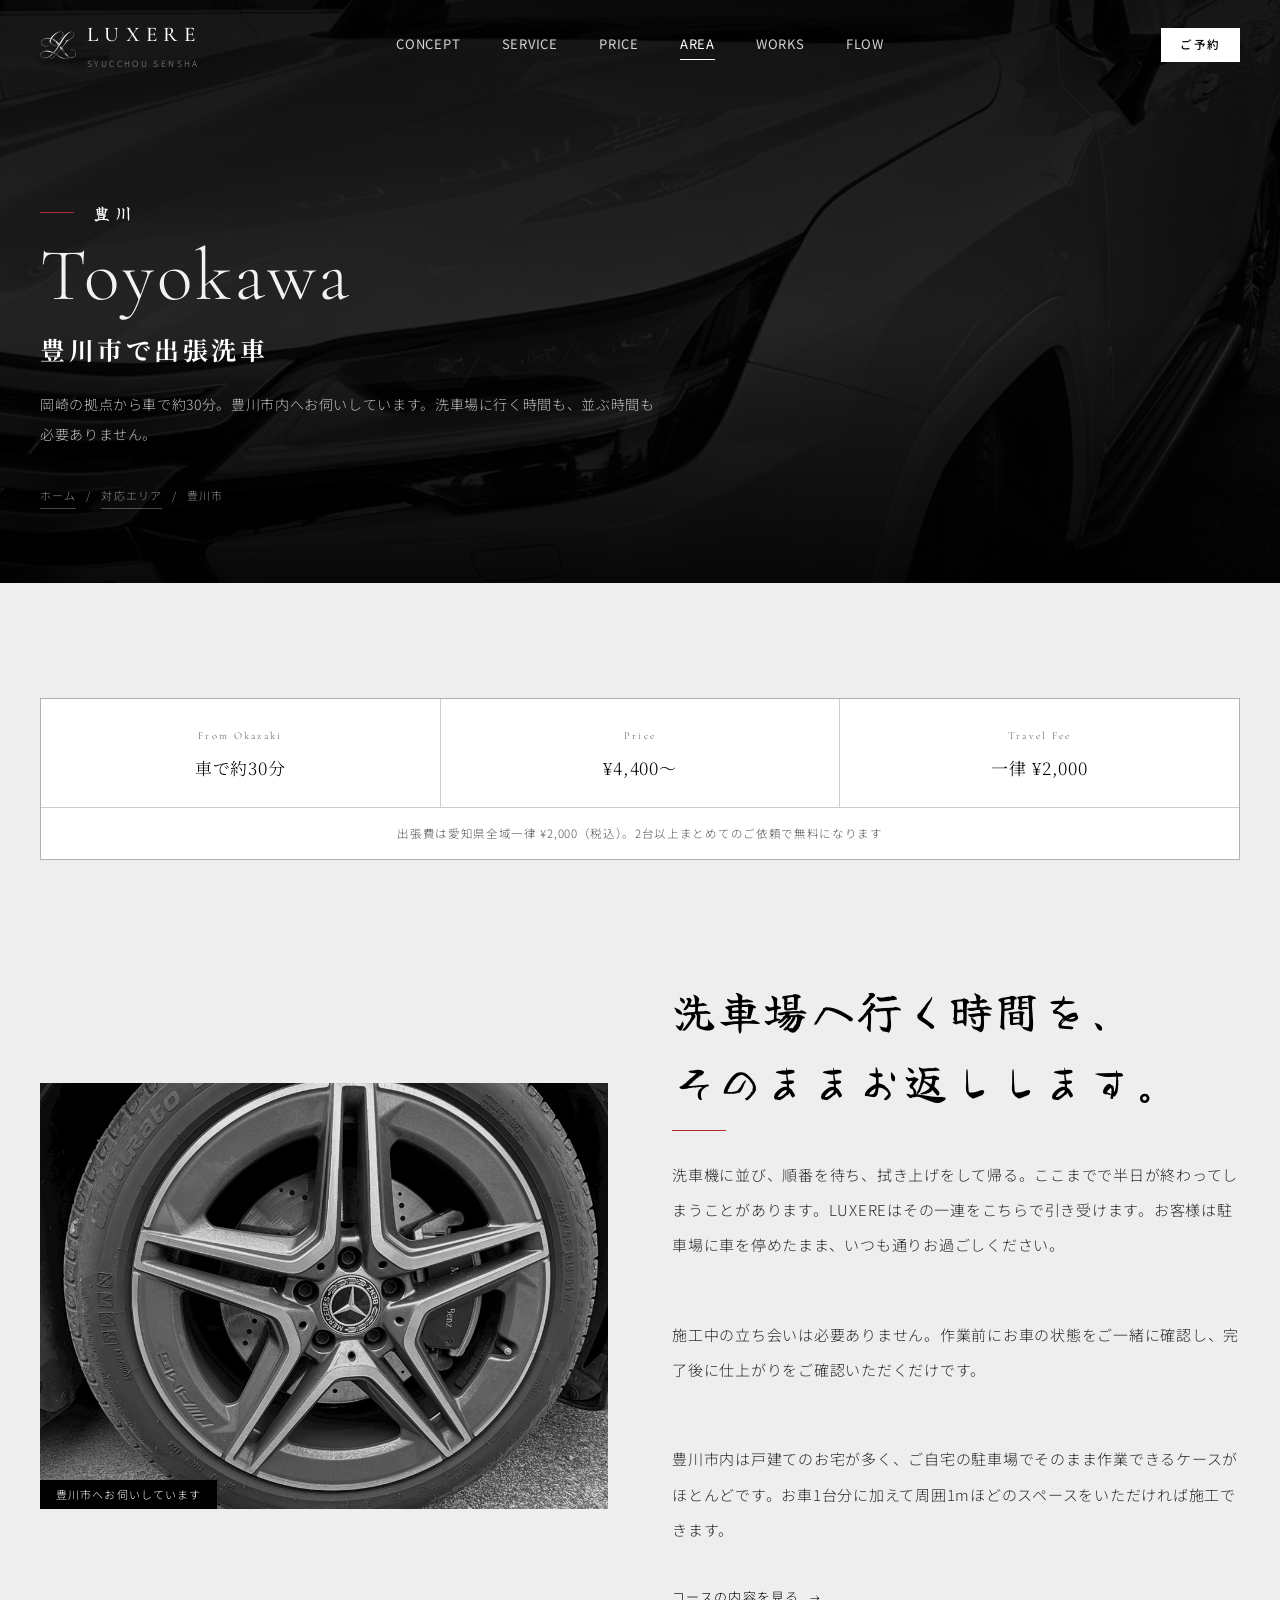
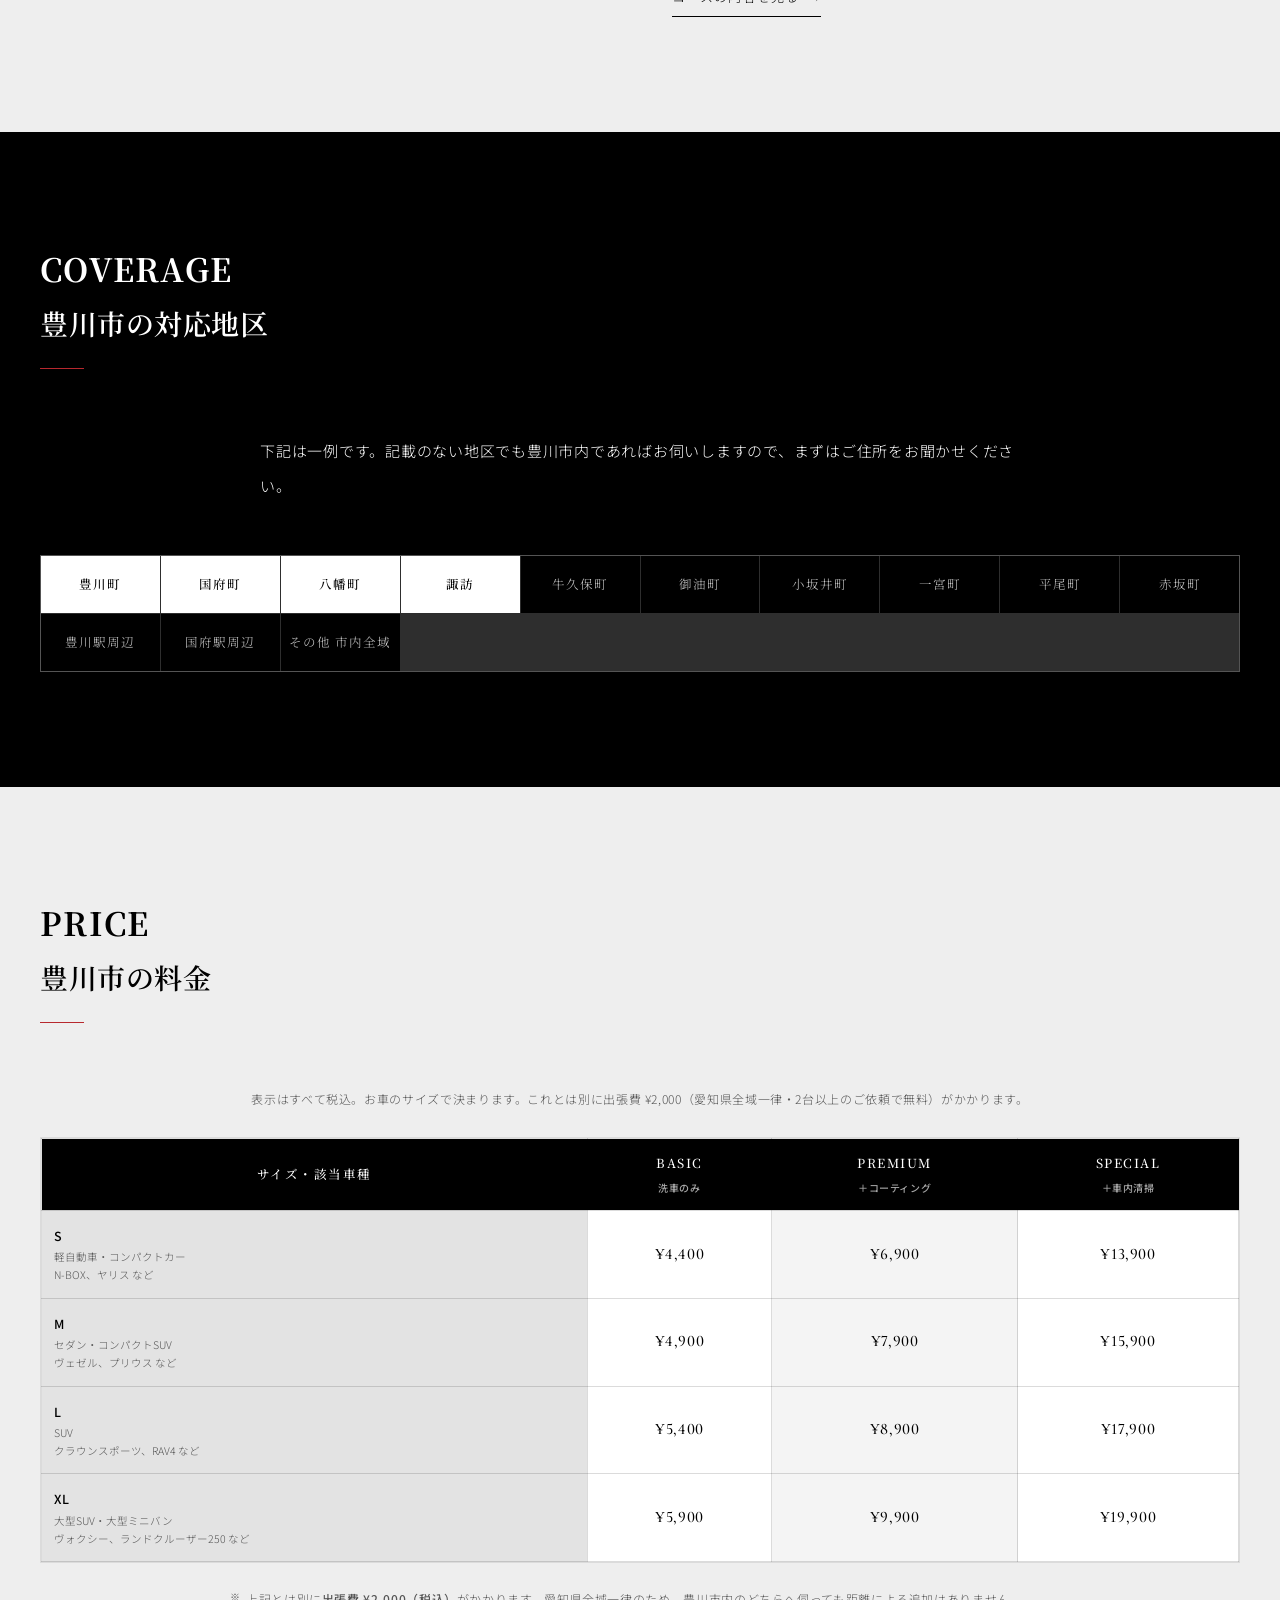
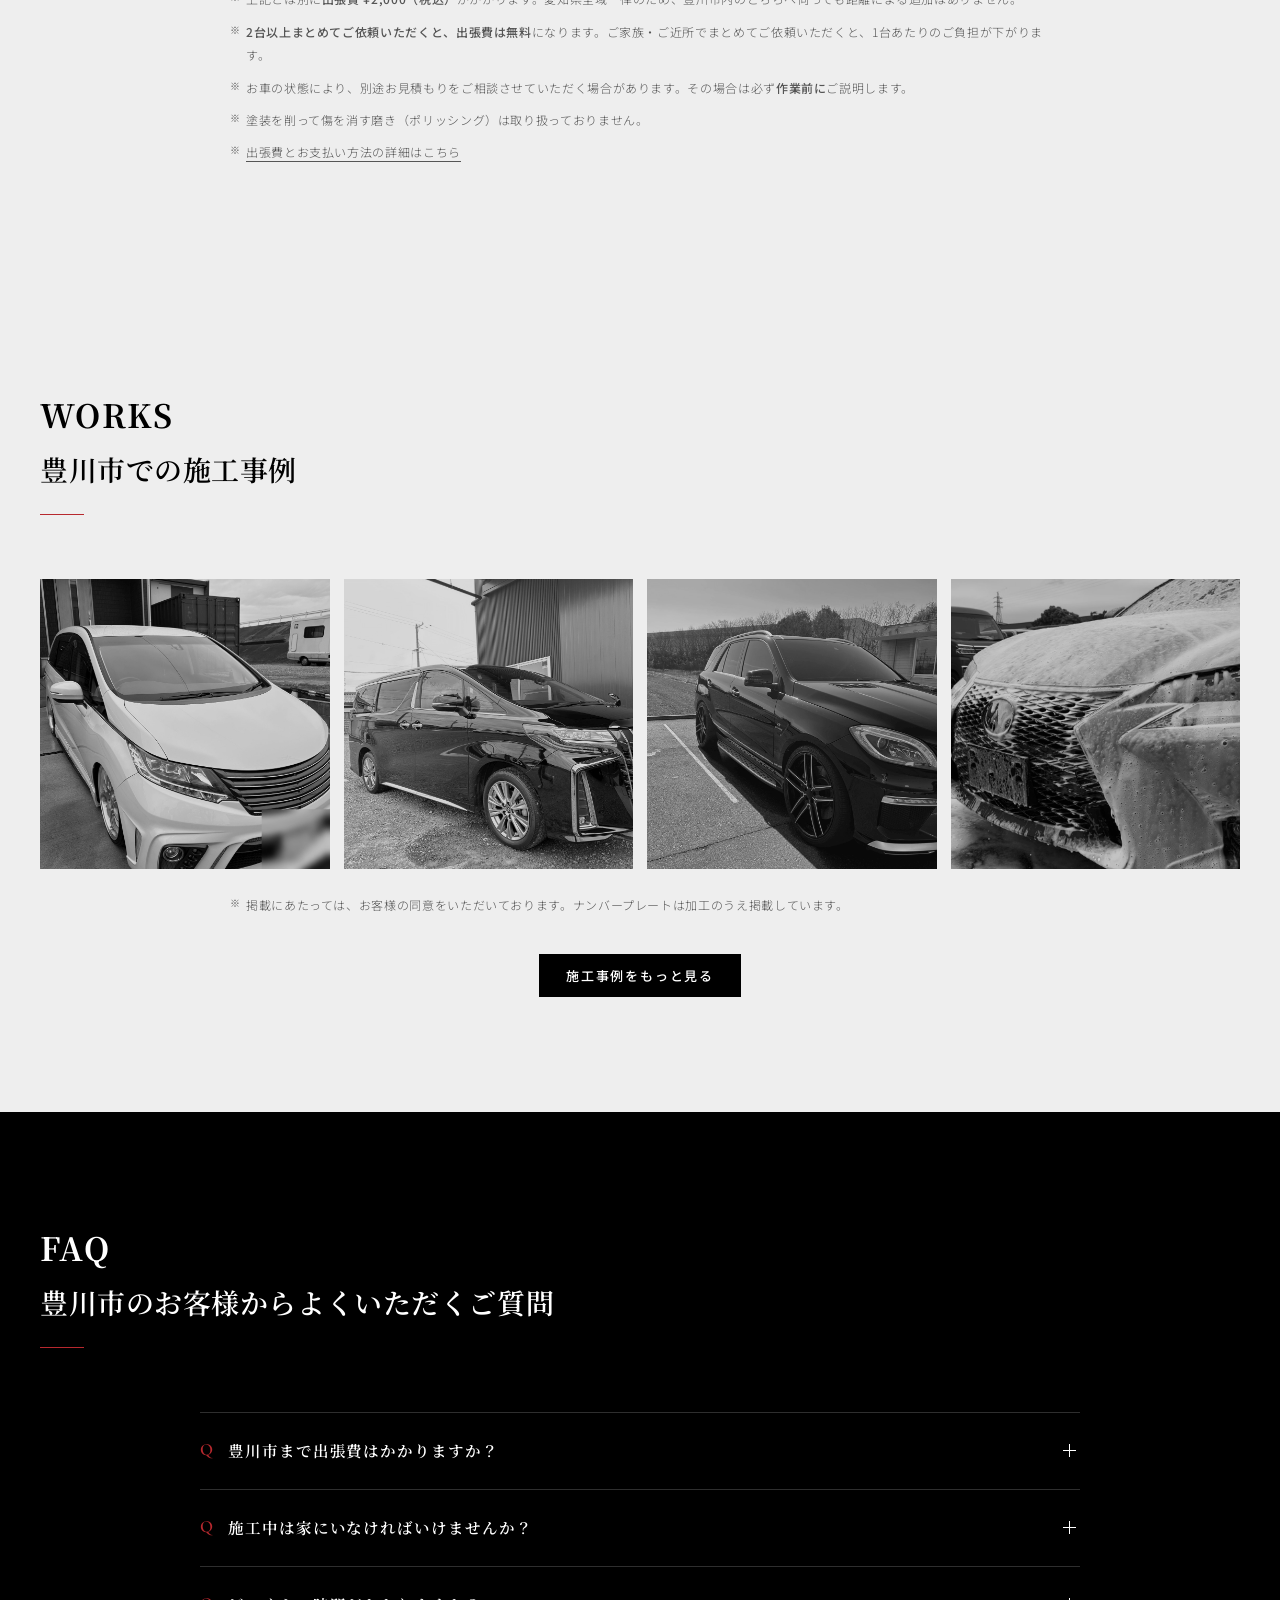
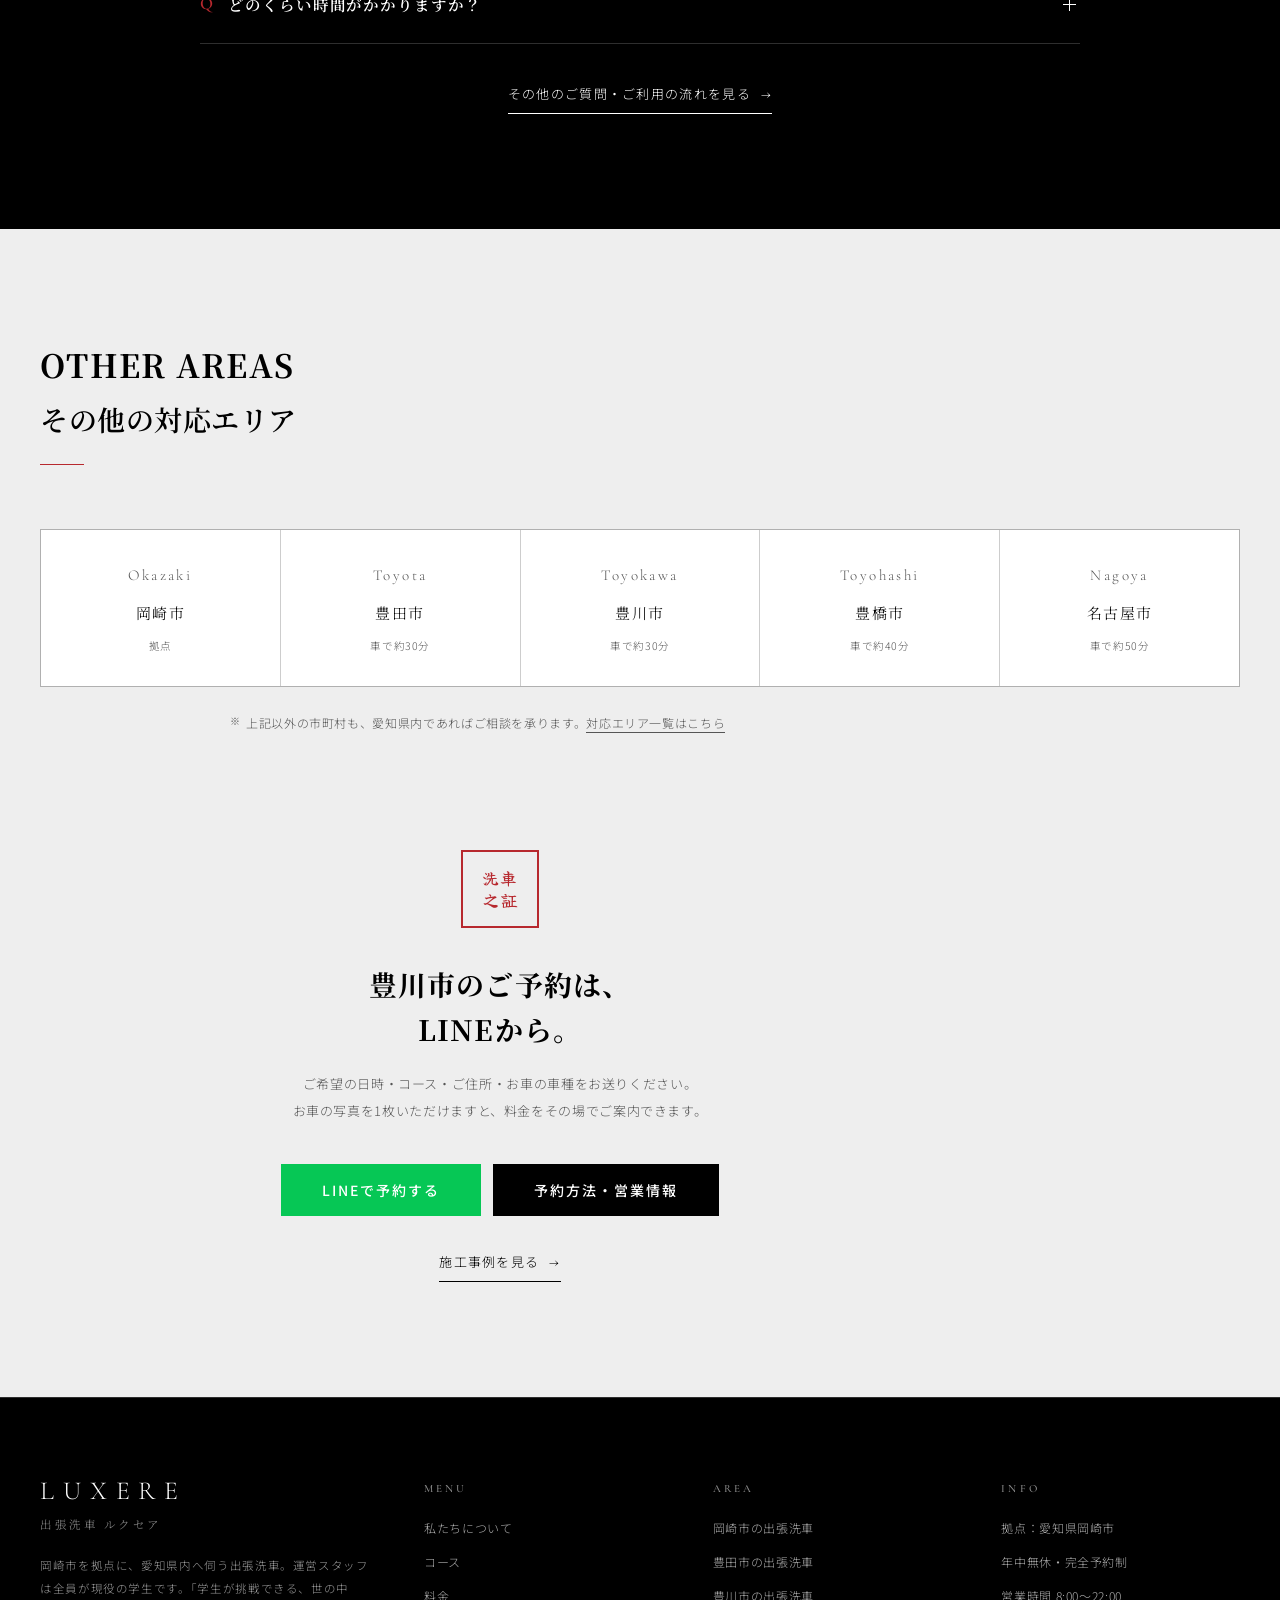
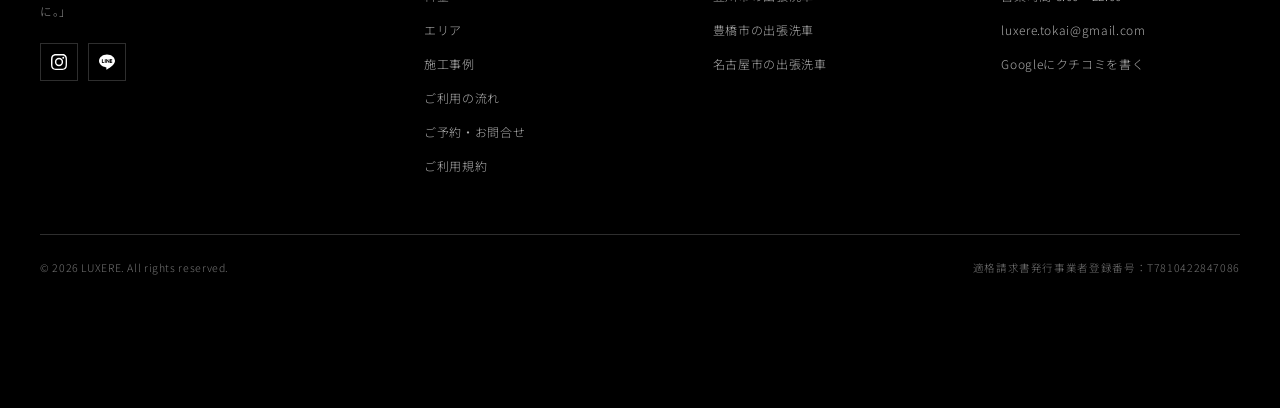
<file: area/toyokawa/index.html>
<!DOCTYPE html>
<html lang="ja" class="no-js">
<head>
<script>document.documentElement.classList.remove('no-js');</script>
<meta charset="UTF-8">
<meta name="viewport" content="width=device-width,initial-scale=1">
<title>豊川市の出張洗車｜自宅・職場で手洗い洗車【LUXERE】</title>
<meta name="description" content="豊川市の出張洗車ならLUXERE。ご自宅や職場の駐車場まで伺い、アワアワの2段階洗車で手洗いします。¥4,400〜（税込）。出張費は愛知県全域一律¥2,000、2台以上のご依頼で無料です。年中無休・完全予約制。">
<link rel="canonical" href="https://luxere.jp/area/toyokawa/">
<meta property="og:type" content="website">
<meta property="og:title" content="豊川市の出張洗車｜自宅・職場で手洗い洗車【LUXERE】">
<meta property="og:description" content="豊川市の出張洗車ならLUXERE。ご自宅や職場の駐車場まで伺い、アワアワの2段階洗車で手洗いします。¥4,400〜（税込）。出張費は愛知県全域一律¥2,000、2台以上のご依頼で無料です。年中無休・完全予約制。">
<meta property="og:url" content="https://luxere.jp/area/toyokawa/">
<meta property="og:image" content="https://luxere.jp/assets/works/work9.jpg">
<meta property="og:site_name" content="出張洗車LUXERE">
<meta name="twitter:card" content="summary_large_image">
<meta name="theme-color" content="#000000">
<link rel="icon" href="../../assets/favicon.png">
<link rel="preconnect" href="https://fonts.googleapis.com">
<link rel="preconnect" href="https://fonts.gstatic.com" crossorigin>
<link href="https://fonts.googleapis.com/css2?family=Cormorant+Garamond:wght@300;400;500;600&family=Noto+Sans+JP:wght@300;400;500;700&family=Noto+Serif+JP:wght@400;500;600;700;900&family=Yuji+Boku&display=swap" rel="stylesheet">
<script type="application/ld+json">
{
 "@context": "https://schema.org",
 "@type": "AutoWash",
 "@id": "https://luxere.jp/#business",
 "name": "出張洗車LUXERE",
 "url": "https://luxere.jp/",
 "image": "https://luxere.jp/assets/logo.png",
 "email": "luxere.tokai@gmail.com",
 "priceRange": "¥4,400〜¥19,900",
 "address": {
  "@type": "PostalAddress",
  "addressLocality": "岡崎市",
  "addressRegion": "愛知県",
  "addressCountry": "JP"
 },
 "areaServed": [
  {
   "@type": "City",
   "name": "岡崎市"
  },
  {
   "@type": "City",
   "name": "豊田市"
  },
  {
   "@type": "City",
   "name": "豊川市"
  },
  {
   "@type": "City",
   "name": "豊橋市"
  },
  {
   "@type": "City",
   "name": "名古屋市"
  },
  {
   "@type": "City",
   "name": "安城市"
  },
  {
   "@type": "City",
   "name": "刈谷市"
  },
  {
   "@type": "City",
   "name": "知立市"
  },
  {
   "@type": "City",
   "name": "西尾市"
  },
  {
   "@type": "City",
   "name": "幸田町"
  },
  {
   "@type": "City",
   "name": "蒲郡市"
  },
  {
   "@type": "City",
   "name": "みよし市"
  }
 ],
 "openingHoursSpecification": [
  {
   "@type": "OpeningHoursSpecification",
   "dayOfWeek": [
    "Monday",
    "Tuesday",
    "Wednesday",
    "Thursday",
    "Friday",
    "Saturday",
    "Sunday"
   ],
   "opens": "08:00",
   "closes": "22:00"
  }
 ],
 "paymentAccepted": "クレジットカード（予約時の事前決済）, 銀行振込（法人）",
 "currenciesAccepted": "JPY",
 "sameAs": [
  "https://www.instagram.com/luxere.tokai/"
 ]
}
</script>
<script type="application/ld+json">
{
 "@context": "https://schema.org",
 "@type": "BreadcrumbList",
 "itemListElement": [
  {
   "@type": "ListItem",
   "position": 1,
   "name": "ホーム",
   "item": "https://luxere.jp/"
  },
  {
   "@type": "ListItem",
   "position": 2,
   "name": "対応エリア",
   "item": "https://luxere.jp/area.html"
  },
  {
   "@type": "ListItem",
   "position": 3,
   "name": "豊川市",
   "item": "https://luxere.jp/area/toyokawa/"
  }
 ]
}
</script>
<script type="application/ld+json">
{
 "@context": "https://schema.org",
 "@type": "FAQPage",
 "mainEntity": [
  {
   "@type": "Question",
   "name": "豊川市まで出張費はかかりますか？",
   "acceptedAnswer": {
    "@type": "Answer",
    "text": "かかります。出張費は愛知県全域一律 ¥2,000（税込）で、豊川市内のどちらへ伺っても距離による追加はありません。2台以上まとめてご依頼いただいた場合は出張費は無料です。ご予約時にお会計の総額をお伝えしますので、ご確認いただいてからご判断ください。"
   }
  },
  {
   "@type": "Question",
   "name": "施工中は家にいなければいけませんか？",
   "acceptedAnswer": {
    "@type": "Answer",
    "text": "いいえ。作業前の状態確認と、完了後の仕上がり確認だけご一緒いただければ、その間はお出かけいただいても構いません。鍵をお預かりする場合は、お預かりの手順を作業前にご説明します。"
   }
  },
  {
   "@type": "Question",
   "name": "どのくらい時間がかかりますか？",
   "acceptedAnswer": {
    "@type": "Answer",
    "text": "BASICが約60〜90分、PREMIUMが約110〜150分、SPECIALが約半日です。豊川市へは移動を含めてお時間をいただきますので、ご予約時に到着予定時刻をお伝えします。"
   }
  }
 ]
}
</script>
<link rel="stylesheet" href="../../assets/site.css">
</head>
<body>

<!-- ================= HEADER ================= -->
<header class="hd" id="hd">
  <div class="hd-in">
    <a href="../../index.html" class="logo">
      <img src="../../assets/logo-mark.png" alt="出張洗車LUXERE" width="36" height="36">
      <span><b>LUXERE</b><span>SYUCCHOU SENSHA</span></span>
    </a>
    <nav class="hd-nav">
      <a href="../../concept.html">CONCEPT</a>
      <a href="../../service.html">SERVICE</a>
      <a href="../../price.html">PRICE</a>
      <a href="../../area.html" aria-current="page">AREA</a>
      <a href="../../works.html">WORKS</a>
      <a href="../../flow.html">FLOW</a>
    </nav>
    <div class="hd-cta">
      <a class="btn btn--fill btn--sm" href="../../contact.html">ご予約</a>
      <button class="burger" id="burger" aria-label="メニュー" aria-expanded="false"><i></i><i></i><i></i></button>
    </div>
  </div>
</header>

<div class="ov" id="ov">
  <div>
    <ul>
      <li><a href="../../index.html"><em>01</em>ホーム</a></li>
      <li><a href="../../concept.html"><em>02</em>私たちについて</a></li>
      <li><a href="../../service.html"><em>03</em>コース</a></li>
      <li><a href="../../price.html"><em>04</em>料金</a></li>
      <li><a href="../../area.html"><em>05</em>エリア</a></li>
      <li><a href="../../works.html"><em>06</em>施工事例</a></li>
      <li><a href="../../flow.html"><em>07</em>ご利用の流れ</a></li>
      <li><a href="../../contact.html"><em>08</em>ご予約・お問合せ</a></li>
    </ul>
    <div class="ov-cta">
      <a class="btn btn--line" href="https://lin.ee/YGredb0" target="_blank" rel="noopener">LINEで予約する</a>
      <a class="btn" href="../../contact.html">ご予約の方法</a>
    </div>
  </div>
</div>
<!-- ================= PAGE HERO ================= -->
<section class="phero">
  <div class="phero-bg"><img src="../../assets/works/work19.jpg" alt="" loading="lazy"></div>
  <div class="wrap phero-in">
    <div class="fude-eyebrow"><i></i><span>豊川</span></div>
    <div class="en-big">Toyokawa</div>
    <h1>豊川市で出張洗車</h1>
    <p class="lead">岡崎の拠点から車で約30分。豊川市内へお伺いしています。洗車場に行く時間も、並ぶ時間も必要ありません。</p>
    <div class="crumb"><a href="../../index.html">ホーム</a><span>/</span><a href="../../area.html">対応エリア</a><span>/</span>豊川市</div>
  </div>
</section>

<!-- ================= STATS ================= -->
<section class="sec sec--light">
  <div class="wrap">
    <div class="stats rv">
      <div><div class="k">From Okazaki</div><div class="v">車で約30分</div></div>
      <div><div class="k">Price</div><div class="v">¥4,400〜</div></div>
      <div><div class="k">Travel Fee</div><div class="v">一律 ¥2,000</div></div>
      <div class="n">出張費は愛知県全域一律 ¥2,000（税込）。2台以上まとめてのご依頼で無料になります</div>
    </div>
  </div>
</section>

<!-- ================= 時間を返す ================= -->
<section class="sec sec--light sec--tight">
  <div class="wrap">
    <div class="split">
      <div class="split-fig rv">
        <img src="../../assets/works/work3.jpg" alt="豊川市のご自宅の駐車場で手洗い洗車を行った車両" loading="lazy">
        <div class="tagpill">豊川市へお伺いしています</div>
      </div>
      <div class="rv" data-d="1">
        <h2 class="fude-h">洗車場へ行く時間を、<br>そのままお返しします。</h2>
        <div class="fude-rule"></div>
        <div class="stack">
          <p class="body-txt">洗車機に並び、順番を待ち、拭き上げをして帰る。ここまでで半日が終わってしまうことがあります。LUXEREはその一連をこちらで引き受けます。お客様は駐車場に車を停めたまま、いつも通りお過ごしください。</p>
          <p class="body-txt">施工中の立ち会いは必要ありません。作業前にお車の状態をご一緒に確認し、完了後に仕上がりをご確認いただくだけです。</p>
          <p class="body-txt">豊川市内は戸建てのお宅が多く、ご自宅の駐車場でそのまま作業できるケースがほとんどです。お車1台分に加えて周囲1mほどのスペースをいただければ施工できます。</p>
        </div>
        <div style="margin-top:32px"><a class="link-arrow" href="../../service.html">コースの内容を見る</a></div>
      </div>
    </div>
  </div>
</section>

<!-- ================= 対応地区 ================= -->
<section class="sec sec--dark">
  <div class="wrap">
    <div class="lbl rv">
      <h2>COVERAGE</h2>
      <div class="sec-jp">豊川市の対応地区</div>
      <div class="bar"></div>
    </div>
    <p class="body-txt rv" data-d="1" style="max-width:760px;margin-inline:auto;margin-bottom:clamp(34px,5vw,52px)">
      下記は一例です。記載のない地区でも豊川市内であればお伺いしますので、まずはご住所をお聞かせください。
    </p>
    <div class="city-grid rv" data-d="2">
      <div class="city is-core">豊川町</div>
      <div class="city is-core">国府町</div>
      <div class="city is-core">八幡町</div>
      <div class="city is-core">諏訪</div>
      <div class="city">牛久保町</div>
      <div class="city">御油町</div>
      <div class="city">小坂井町</div>
      <div class="city">一宮町</div>
      <div class="city">平尾町</div>
      <div class="city">赤坂町</div>
      <div class="city">豊川駅周辺</div>
      <div class="city">国府駅周辺</div>
      <div class="city">その他 市内全域</div>
    </div>
  </div>
</section>

<!-- ================= 料金 ================= -->
<section class="sec sec--light">
  <div class="wrap">
    <div class="lbl rv">
      <h2>PRICE</h2>
      <div class="sec-jp">豊川市の料金</div>
      <div class="bar"></div>
    </div>
    <div class="tbl-note rv">表示はすべて税込。お車のサイズで決まります。これとは別に出張費 ¥2,000（愛知県全域一律・2台以上のご依頼で無料）がかかります。</div>
    <div class="scroller rv" data-d="1">
      <table class="t">
        <thead>
          <tr>
            <th>サイズ・該当車種</th>
            <th>BASIC<small>洗車のみ</small></th>
            <th>PREMIUM<small>＋コーティング</small></th>
            <th>SPECIAL<small>＋車内清掃</small></th>
          </tr>
        </thead>
        <tbody>
          <tr><th>S<small>軽自動車・コンパクトカー<br>N-BOX、ヤリス など</small></th><td><b>¥4,400</b></td><td class="pop"><b>¥6,900</b></td><td><b>¥13,900</b></td></tr>
          <tr><th>M<small>セダン・コンパクトSUV<br>ヴェゼル、プリウス など</small></th><td><b>¥4,900</b></td><td class="pop"><b>¥7,900</b></td><td><b>¥15,900</b></td></tr>
          <tr><th>L<small>SUV<br>クラウンスポーツ、RAV4 など</small></th><td><b>¥5,400</b></td><td class="pop"><b>¥8,900</b></td><td><b>¥17,900</b></td></tr>
          <tr><th>XL<small>大型SUV・大型ミニバン<br>ヴォクシー、ランドクルーザー250 など</small></th><td><b>¥5,900</b></td><td class="pop"><b>¥9,900</b></td><td><b>¥19,900</b></td></tr>
        </tbody>
      </table>
    </div>
    <ul class="notes rv">
      <li>上記とは別に<strong>出張費 ¥2,000（税込）</strong>がかかります。愛知県全域一律のため、豊川市内のどちらへ伺っても距離による追加はありません。</li>
      <li><strong>2台以上まとめてご依頼いただくと、出張費は無料</strong>になります。ご家族・ご近所でまとめてご依頼いただくと、1台あたりのご負担が下がります。</li>
      <li>お車の状態により、別途お見積もりをご相談させていただく場合があります。その場合は必ず<strong>作業前に</strong>ご説明します。</li>
      <li>塗装を削って傷を消す磨き（ポリッシング）は取り扱っておりません。</li>
      <li><a class="tlink" href="../../price.html">出張費とお支払い方法の詳細はこちら</a></li>
    </ul>
  </div>
</section>

<!-- ================= WORKS ================= -->
<section class="sec sec--light">
  <div class="wrap">
    <div class="lbl rv">
      <h2>WORKS</h2>
      <div class="sec-jp">豊川市での施工事例</div>
      <div class="bar"></div>
    </div>
    <div class="works rv">
        <figure><img src="../../assets/works/work6.jpg" alt="豊川市での出張洗車の施工事例｜ご自宅の駐車場で手洗い洗車を行った車両" loading="lazy"></figure>
        <figure><img src="../../assets/works/work15.jpg" alt="豊川市での出張洗車の施工事例｜ご自宅の駐車場で手洗い洗車を行った車両" loading="lazy"></figure>
        <figure><img src="../../assets/works/work18.jpg" alt="豊川市での出張洗車の施工事例｜ご自宅の駐車場で手洗い洗車を行った車両" loading="lazy"></figure>
        <figure><img src="../../assets/works/work23.jpg" alt="豊川市での出張洗車の施工事例｜ご自宅の駐車場で手洗い洗車を行った車両" loading="lazy"></figure>
    </div>
    <ul class="notes rv">
      <li>掲載にあたっては、お客様の同意をいただいております。ナンバープレートは加工のうえ掲載しています。</li>
    </ul>
    <div class="center" style="margin-top:clamp(26px,3.5vw,38px)">
      <a class="btn btn--dark rv" href="../../works.html">施工事例をもっと見る</a>
    </div>
  </div>
</section>

<!-- ================= FAQ ================= -->
<section class="sec sec--dark">
  <div class="wrap">
    <div class="lbl rv">
      <h2>FAQ</h2>
      <div class="sec-jp">豊川市のお客様からよくいただくご質問</div>
      <div class="bar"></div>
    </div>
    <div class="faq rv" data-d="1">
      <div class="faq-item">
        <button class="faq-q"><span class="qm">Q</span>豊川市まで出張費はかかりますか？<span class="pm"></span></button>
        <div class="faq-a"><div><p>かかります。出張費は愛知県全域一律 ¥2,000（税込）で、豊川市内のどちらへ伺っても距離による追加はありません。2台以上まとめてご依頼いただいた場合は出張費は無料です。ご予約時にお会計の総額をお伝えしますので、ご確認いただいてからご判断ください。</p></div></div>
      </div>
      <div class="faq-item">
        <button class="faq-q"><span class="qm">Q</span>施工中は家にいなければいけませんか？<span class="pm"></span></button>
        <div class="faq-a"><div><p>いいえ。作業前の状態確認と、完了後の仕上がり確認だけご一緒いただければ、その間はお出かけいただいても構いません。鍵をお預かりする場合は、お預かりの手順を作業前にご説明します。</p></div></div>
      </div>
      <div class="faq-item">
        <button class="faq-q"><span class="qm">Q</span>どのくらい時間がかかりますか？<span class="pm"></span></button>
        <div class="faq-a"><div><p>BASICが約60〜90分、PREMIUMが約110〜150分、SPECIALが約半日です。豊川市へは移動を含めてお時間をいただきますので、ご予約時に到着予定時刻をお伝えします。</p></div></div>
      </div>
    </div>
    <div class="center" style="margin-top:32px"><a class="link-arrow rv" href="../../flow.html">その他のご質問・ご利用の流れを見る</a></div>
  </div>
</section>

<!-- ================= 他エリア ================= -->
<section class="sec sec--light">
  <div class="wrap">
    <div class="lbl rv">
      <h2>OTHER AREAS</h2>
      <div class="sec-jp">その他の対応エリア</div>
      <div class="bar"></div>
    </div>
    <div class="areas rv" data-d="1">
      <a href="../../area/okazaki/"><span class="en">Okazaki</span><span class="jp">岡崎市</span><span class="sub">拠点</span></a>
      <a href="../../area/toyota/"><span class="en">Toyota</span><span class="jp">豊田市</span><span class="sub">車で約30分</span></a>
      <a href="../../area/toyokawa/"><span class="en">Toyokawa</span><span class="jp">豊川市</span><span class="sub">車で約30分</span></a>
      <a href="../../area/toyohashi/"><span class="en">Toyohashi</span><span class="jp">豊橋市</span><span class="sub">車で約40分</span></a>
      <a href="../../area/nagoya/"><span class="en">Nagoya</span><span class="jp">名古屋市</span><span class="sub">車で約50分</span></a>
    </div>
    <ul class="notes rv">
      <li>上記以外の市町村も、愛知県内であればご相談を承ります。<a class="tlink" href="../../area.html">対応エリア一覧はこちら</a></li>
    </ul>
  </div>
</section>

<!-- ================= CONTACT ================= -->
<section class="sec sec--light sec--tight">
  <div class="wrap wrap--n ct">
    <div class="seal rv">洗車<br>之証</div>
    <h3 class="rv" data-d="1">豊川市のご予約は、<br>LINEから。</h3>
    <p class="rv" data-d="1">ご希望の日時・コース・ご住所・お車の車種をお送りください。<br>お車の写真を1枚いただけますと、料金をその場でご案内できます。</p>
    <div class="ct-btns rv" data-d="2">
      <a class="btn btn--line btn--lg" href="https://lin.ee/YGredb0" target="_blank" rel="noopener">LINEで予約する</a>
      <a class="btn btn--dark btn--lg" href="../../contact.html">予約方法・営業情報</a>
    </div>
    <div class="rv" data-d="3" style="margin-top:28px"><a class="link-arrow" href="../../works.html">施工事例を見る</a></div>
  </div>
</section>

<!-- ================= FOOTER ================= -->
<footer class="ft">
  <div class="wrap">
    <div class="ft-top">
      <div class="ft-brand">
        <div class="en">LUXERE</div>
        <div class="jp">出張洗車 ルクセア</div>
        <p>岡崎市を拠点に、愛知県内へ伺う出張洗車。運営スタッフは全員が現役の学生です。「学生が挑戦できる、世の中に。」</p>
        <div class="ft-soc">
          <a href="https://www.instagram.com/luxere.tokai/" target="_blank" rel="noopener" aria-label="Instagram"><svg viewBox="0 0 24 24"><path d="M12 2.2c3.2 0 3.6 0 4.8.1 1.2.1 1.8.2 2.2.4.6.2 1 .5 1.5 1s.8.9 1 1.5c.2.4.3 1 .4 2.2.1 1.2.1 1.6.1 4.8s0 3.6-.1 4.8c-.1 1.2-.2 1.8-.4 2.2-.2.6-.5 1-1 1.5s-.9.8-1.5 1c-.4.2-1 .3-2.2.4-1.2.1-1.6.1-4.8.1s-3.6 0-4.8-.1c-1.2-.1-1.8-.2-2.2-.4-.6-.2-1-.5-1.5-1s-.8-.9-1-1.5c-.2-.4-.3-1-.4-2.2C2.2 15.6 2.2 15.2 2.2 12s0-3.6.1-4.8c.1-1.2.2-1.8.4-2.2.2-.6.5-1 1-1.5s.9-.8 1.5-1c.4-.2 1-.3 2.2-.4C8.4 2.2 8.8 2.2 12 2.2M12 0C8.7 0 8.3 0 7.1.1 5.8.1 5 .3 4.2.6c-.8.3-1.5.7-2.2 1.4C1.3 2.7.9 3.4.6 4.2.3 5 .1 5.8.1 7.1 0 8.3 0 8.7 0 12s0 3.7.1 4.9c0 1.3.2 2.1.5 2.9.3.8.7 1.5 1.4 2.2.7.7 1.4 1.1 2.2 1.4.8.3 1.6.5 2.9.5C8.3 24 8.7 24 12 24s3.7 0 4.9-.1c1.3 0 2.1-.2 2.9-.5.8-.3 1.5-.7 2.2-1.4.7-.7 1.1-1.4 1.4-2.2.3-.8.5-1.6.5-2.9.1-1.2.1-1.6.1-4.9s0-3.7-.1-4.9c0-1.3-.2-2.1-.5-2.9-.3-.8-.7-1.5-1.4-2.2-.7-.7-1.4-1.1-2.2-1.4C21 .3 20.2.1 18.9.1 17.7 0 17.3 0 14 0h-2z"/><path d="M12 5.8A6.2 6.2 0 1 0 18.2 12 6.2 6.2 0 0 0 12 5.8zm0 10.2A4 4 0 1 1 16 12a4 4 0 0 1-4 4z"/><circle cx="18.4" cy="5.6" r="1.4"/></svg></a>
          <a href="https://lin.ee/YGredb0" target="_blank" rel="noopener" aria-label="公式LINE"><svg viewBox="0 0 24 24"><path fill-rule="evenodd" d="M24 10.3C24 4.9 18.6.6 12 .6S0 4.9 0 10.3c0 4.8 4.3 8.8 10 9.6.4.1.9.2 1.1.6.1.3.1.7 0 1l-.2 1c0 .3-.2 1.2 1 .6s6.9-4.1 9.4-7c1.7-1.9 2.7-3.8 2.7-5.8zM7.5 13.5H4.9a.6.6 0 0 1-.6-.6V8.1a.6.6 0 1 1 1.3 0v4.1h1.9a.6.6 0 1 1 0 1.3zm2.5-.6a.6.6 0 1 1-1.3 0V8.1a.6.6 0 1 1 1.3 0zm5.7 0a.6.6 0 0 1-.4.6h-.2a.6.6 0 0 1-.5-.3l-2.4-3.3v2.9a.6.6 0 1 1-1.3 0V8.1a.6.6 0 0 1 .4-.6h.2c.2 0 .4.1.5.3l2.5 3.3V8.1a.6.6 0 1 1 1.2 0zm3.7-3a.6.6 0 1 1 0 1.3h-1.8v1.1h1.8a.6.6 0 1 1 0 1.3h-2.4a.6.6 0 0 1-.6-.6V8.1a.6.6 0 0 1 .6-.6h2.4a.6.6 0 1 1 0 1.3h-1.8v1.1z"/></svg></a>
        </div>
      </div>
      <div>
        <h4>MENU</h4>
        <ul>
          <li><a href="../../concept.html">私たちについて</a></li>
          <li><a href="../../service.html">コース</a></li>
          <li><a href="../../price.html">料金</a></li>
          <li><a href="../../area.html">エリア</a></li>
          <li><a href="../../works.html">施工事例</a></li>
          <li><a href="../../flow.html">ご利用の流れ</a></li>
          <li><a href="../../contact.html">ご予約・お問合せ</a></li>
          <li><a href="../../terms.html">ご利用規約</a></li>
        </ul>
      </div>
      <div>
        <h4>AREA</h4>
        <ul>
          <li><a href="../../area/okazaki/">岡崎市の出張洗車</a></li>
          <li><a href="../../area/toyota/">豊田市の出張洗車</a></li>
          <li><a href="../../area/toyokawa/">豊川市の出張洗車</a></li>
          <li><a href="../../area/toyohashi/">豊橋市の出張洗車</a></li>
          <li><a href="../../area/nagoya/">名古屋市の出張洗車</a></li>
        </ul>
      </div>
      <div>
        <h4>INFO</h4>
        <ul>
          <li><span>拠点：愛知県岡崎市</span></li>
          <li><span>年中無休・完全予約制</span></li>
          <li><span>営業時間 8:00〜22:00</span></li>
          <li><a href="mailto:luxere.tokai@gmail.com">luxere.tokai@gmail.com</a></li>
          <li><a href="https://g.page/r/CdrTM04HjpwREAE/review" target="_blank" rel="noopener">Googleにクチコミを書く</a></li>
        </ul>
      </div>
    </div>
    <div class="ft-bot">
      <span>&copy; 2026 LUXERE. All rights reserved.</span>
      <span>適格請求書発行事業者登録番号：T7810422847086</span>
    </div>
  </div>
</footer>

<div class="mbar">
  <a href="../../contact.html">ご予約の方法</a>
  <a class="line" href="https://lin.ee/YGredb0" target="_blank" rel="noopener">LINEで予約する</a>
</div>

<script src="../../assets/site.js"></script>
</body>
</html>
</file>
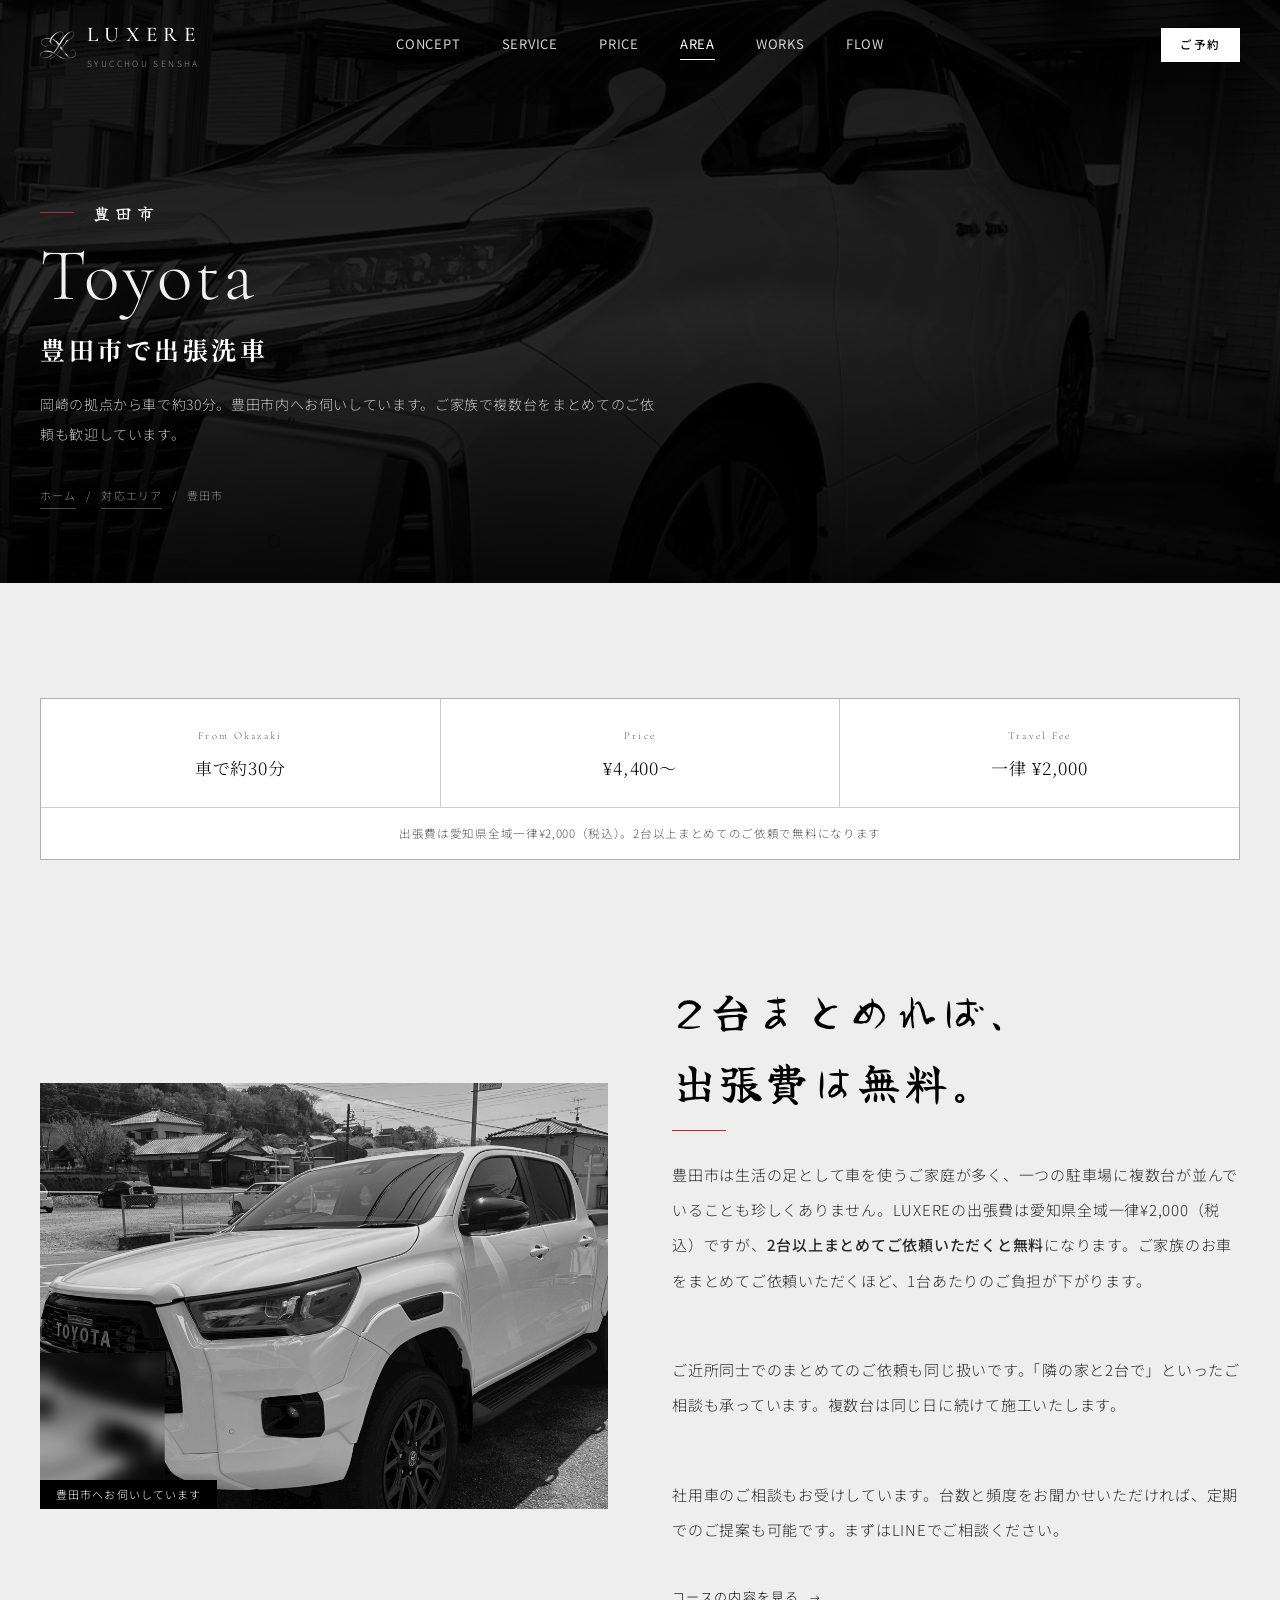
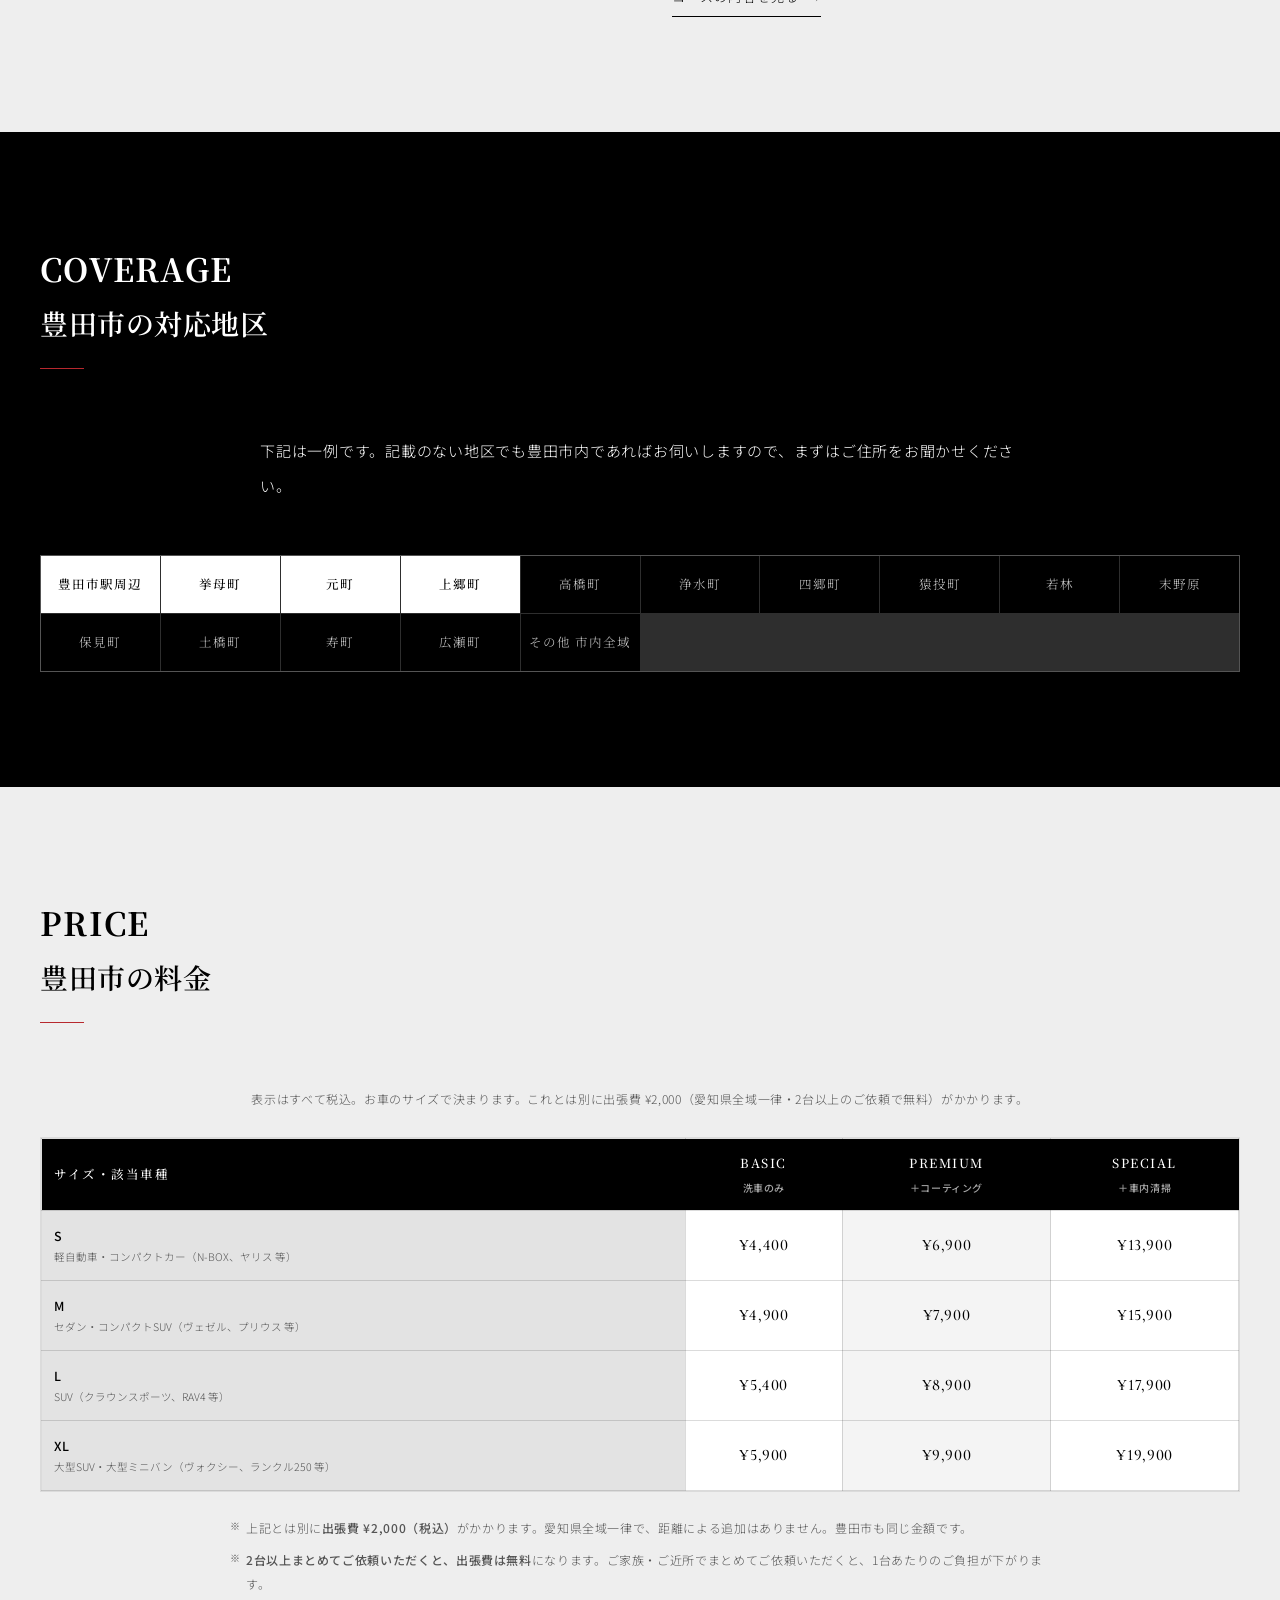
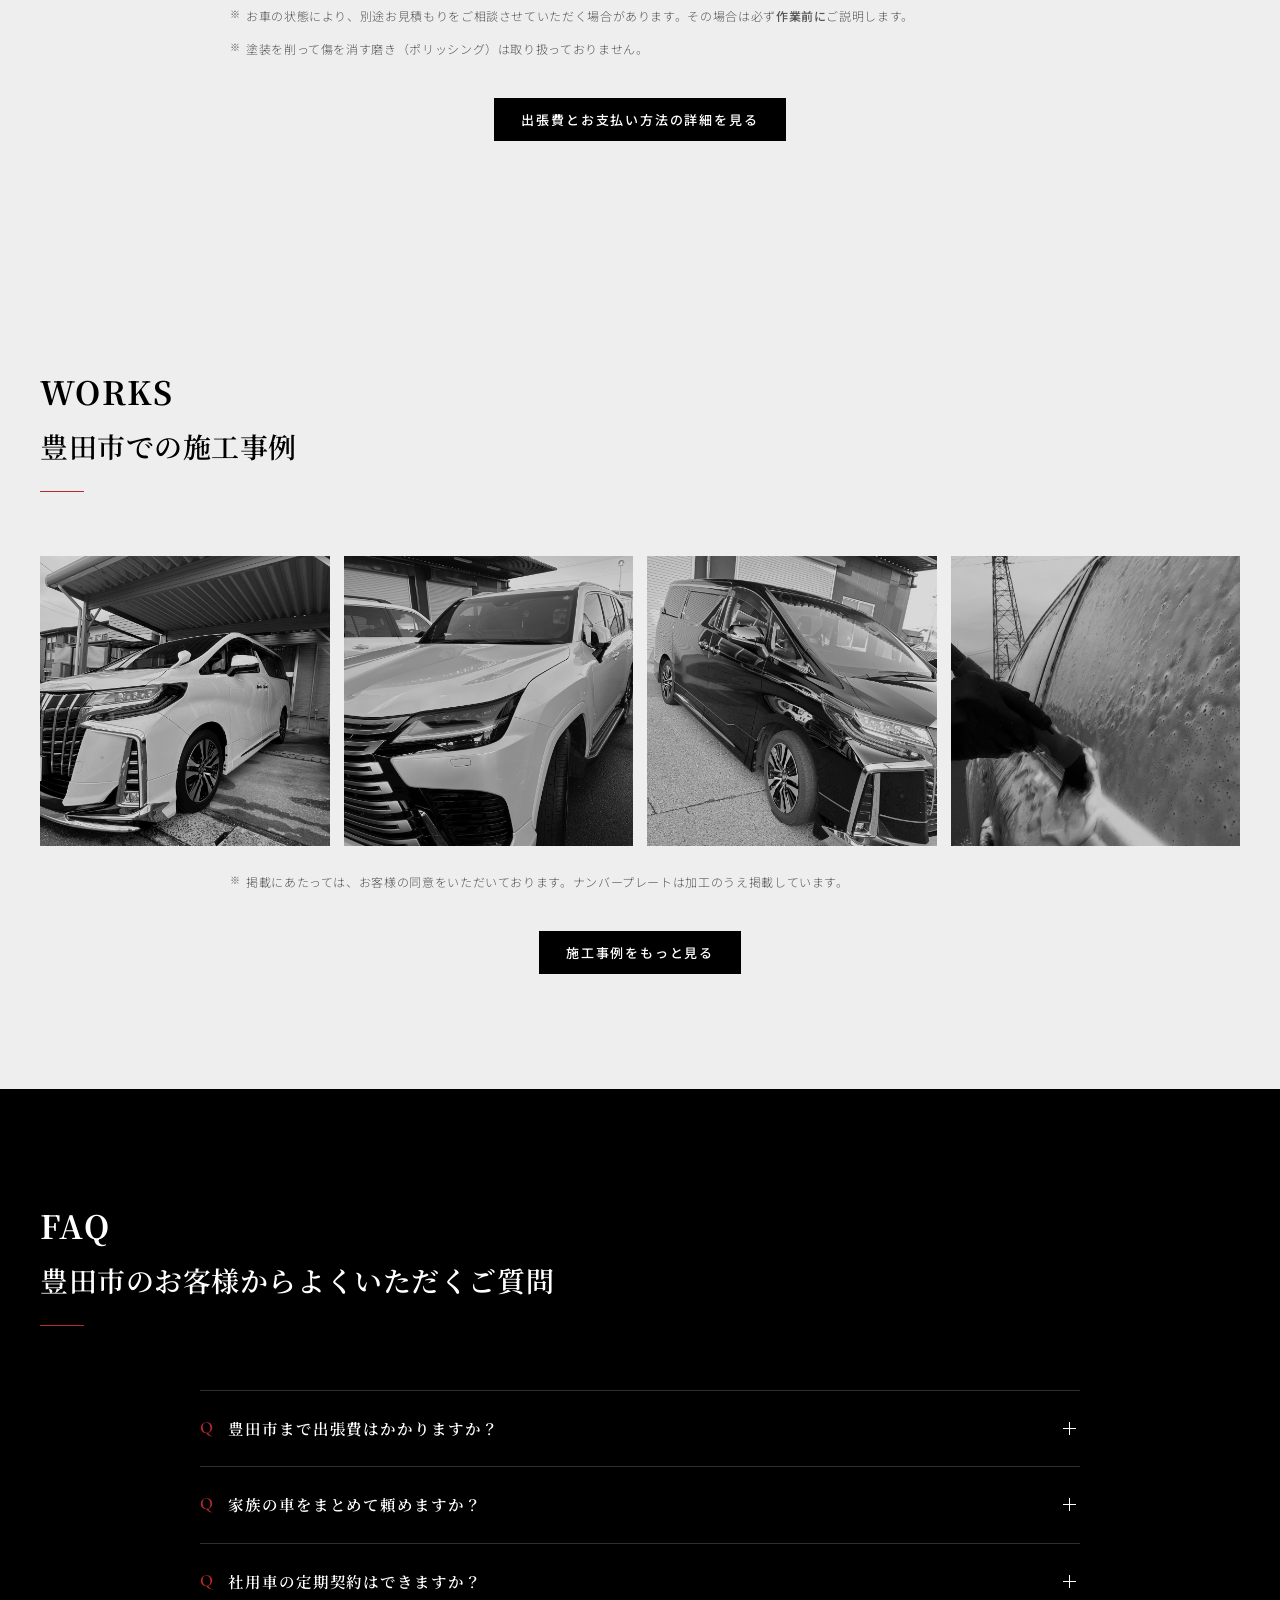
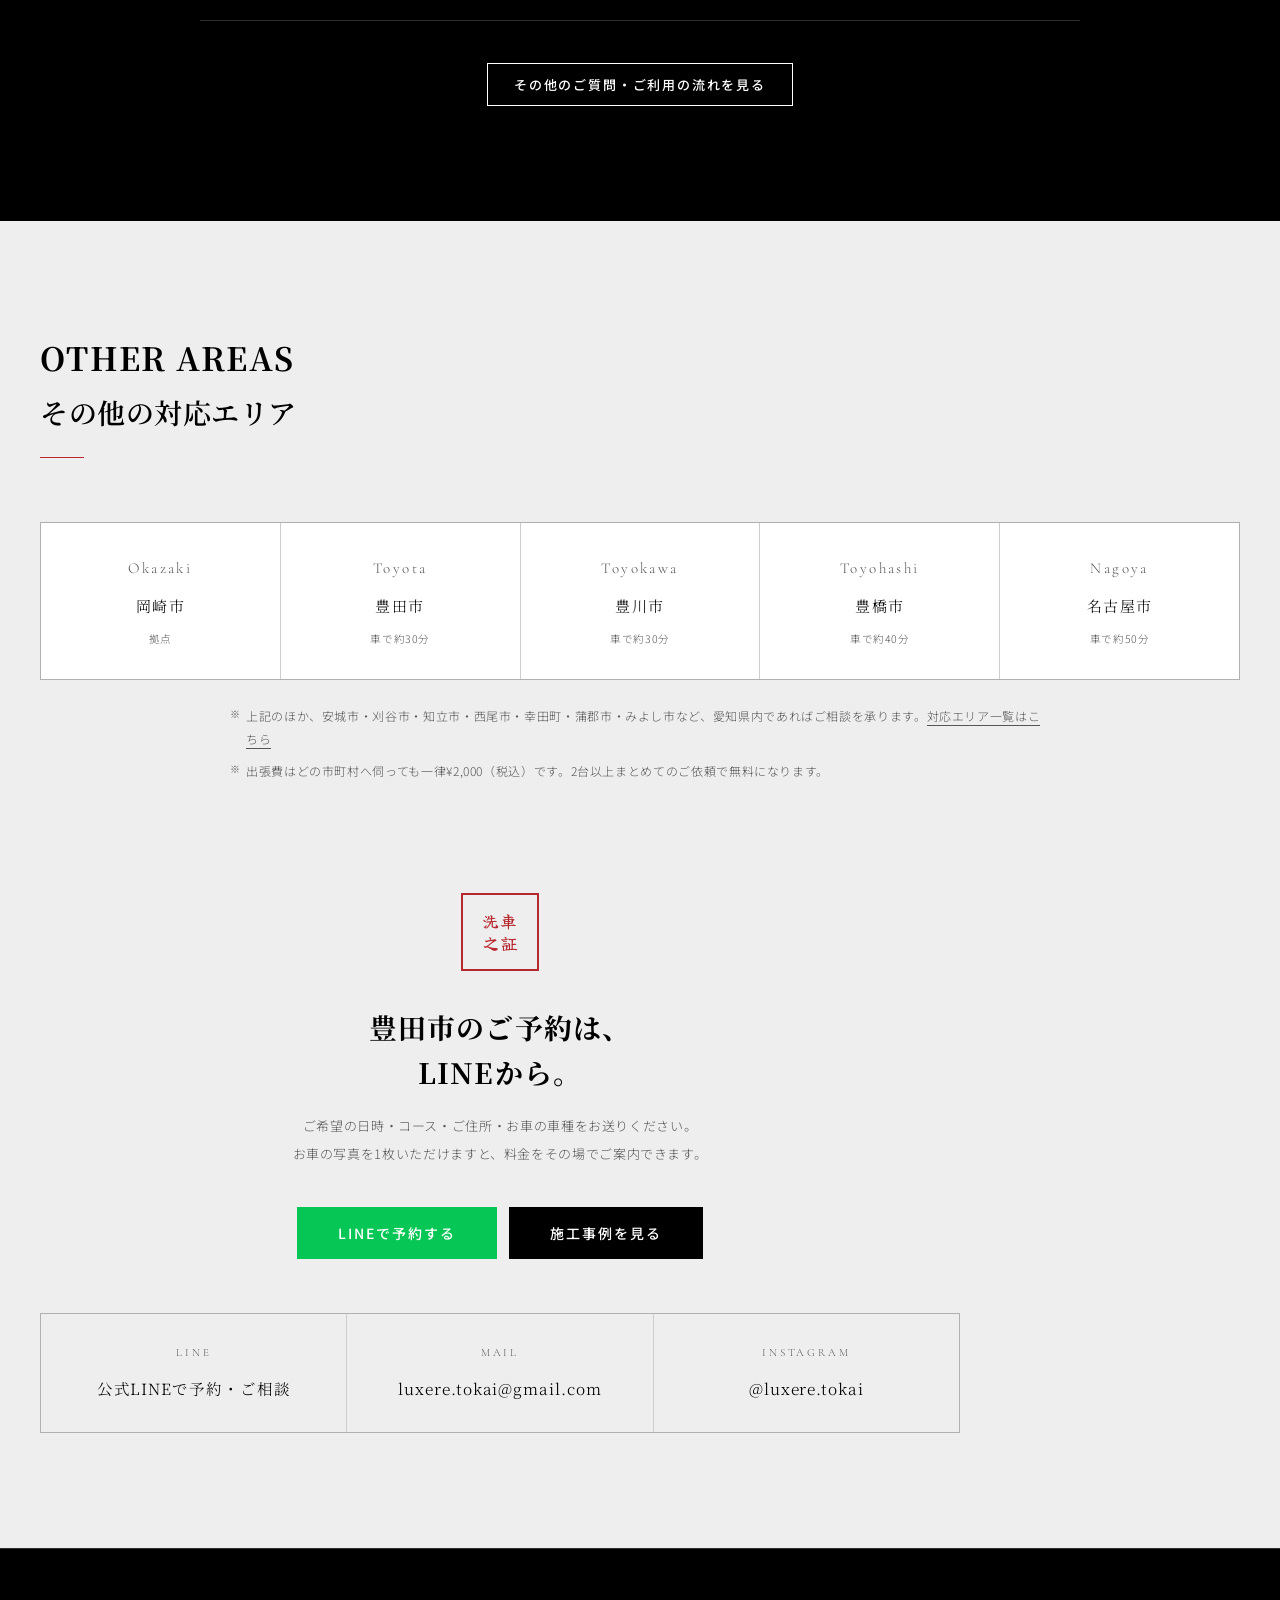
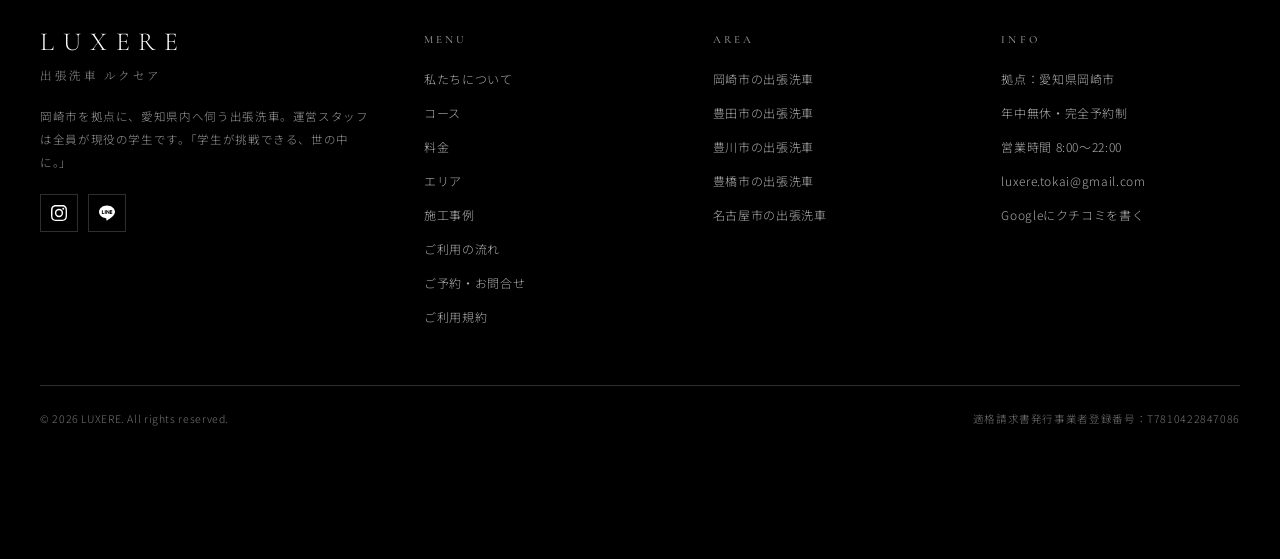
<file: area/toyota/index.html>
<!DOCTYPE html>
<html lang="ja" class="no-js">
<head>
<script>document.documentElement.classList.remove('no-js');</script>
<meta charset="UTF-8">
<meta name="viewport" content="width=device-width,initial-scale=1">
<title>豊田市の出張洗車｜自宅・職場で手洗い洗車【LUXERE】</title>
<meta name="description" content="豊田市の出張洗車ならLUXERE。ご自宅や職場の駐車場まで伺い、アワアワの2段階洗車で手洗いします。¥4,400〜（税込）。出張費は愛知県全域一律¥2,000、2台以上のご依頼で無料です。ご家族の複数台をまとめてのご依頼も承ります。">
<link rel="canonical" href="https://luxere.jp/area/toyota/">
<meta property="og:type" content="website">
<meta property="og:title" content="豊田市の出張洗車｜自宅・職場で手洗い洗車【LUXERE】">
<meta property="og:description" content="豊田市の出張洗車ならLUXERE。ご自宅や職場の駐車場まで伺い、アワアワの2段階洗車で手洗いします。¥4,400〜（税込）。出張費は愛知県全域一律¥2,000、2台以上のご依頼で無料です。ご家族の複数台をまとめてのご依頼も承ります。">
<meta property="og:url" content="https://luxere.jp/area/toyota/">
<meta property="og:image" content="https://luxere.jp/assets/works/work9.jpg">
<meta property="og:site_name" content="出張洗車LUXERE">
<meta name="twitter:card" content="summary_large_image">
<meta name="theme-color" content="#000000">
<link rel="icon" href="../../assets/favicon.png">
<link rel="preconnect" href="https://fonts.googleapis.com">
<link rel="preconnect" href="https://fonts.gstatic.com" crossorigin>
<link href="https://fonts.googleapis.com/css2?family=Cormorant+Garamond:wght@300;400;500;600&family=Noto+Sans+JP:wght@300;400;500;700&family=Noto+Serif+JP:wght@400;500;600;700;900&family=Yuji+Boku&display=swap" rel="stylesheet">
<script type="application/ld+json">
{
 "@context": "https://schema.org",
 "@type": "AutoWash",
 "@id": "https://luxere.jp/#business",
 "name": "出張洗車LUXERE",
 "url": "https://luxere.jp/",
 "image": "https://luxere.jp/assets/logo.png",
 "email": "luxere.tokai@gmail.com",
 "priceRange": "¥4,400〜¥19,900",
 "address": {
  "@type": "PostalAddress",
  "addressLocality": "岡崎市",
  "addressRegion": "愛知県",
  "addressCountry": "JP"
 },
 "areaServed": [
  {
   "@type": "City",
   "name": "岡崎市"
  },
  {
   "@type": "City",
   "name": "豊田市"
  },
  {
   "@type": "City",
   "name": "豊川市"
  },
  {
   "@type": "City",
   "name": "豊橋市"
  },
  {
   "@type": "City",
   "name": "名古屋市"
  },
  {
   "@type": "City",
   "name": "安城市"
  },
  {
   "@type": "City",
   "name": "刈谷市"
  },
  {
   "@type": "City",
   "name": "知立市"
  },
  {
   "@type": "City",
   "name": "西尾市"
  },
  {
   "@type": "City",
   "name": "幸田町"
  },
  {
   "@type": "City",
   "name": "蒲郡市"
  },
  {
   "@type": "City",
   "name": "みよし市"
  }
 ],
 "openingHoursSpecification": [
  {
   "@type": "OpeningHoursSpecification",
   "dayOfWeek": [
    "Monday",
    "Tuesday",
    "Wednesday",
    "Thursday",
    "Friday",
    "Saturday",
    "Sunday"
   ],
   "opens": "08:00",
   "closes": "22:00"
  }
 ],
 "paymentAccepted": "クレジットカード（予約時の事前決済）, 銀行振込（法人）",
 "currenciesAccepted": "JPY",
 "sameAs": [
  "https://www.instagram.com/luxere.tokai/"
 ]
}
</script>
<script type="application/ld+json">
{
 "@context": "https://schema.org",
 "@type": "BreadcrumbList",
 "itemListElement": [
  {
   "@type": "ListItem",
   "position": 1,
   "name": "ホーム",
   "item": "https://luxere.jp/"
  },
  {
   "@type": "ListItem",
   "position": 2,
   "name": "対応エリア",
   "item": "https://luxere.jp/area.html"
  },
  {
   "@type": "ListItem",
   "position": 3,
   "name": "豊田市",
   "item": "https://luxere.jp/area/toyota/"
  }
 ]
}
</script>
<script type="application/ld+json">
{
 "@context": "https://schema.org",
 "@type": "FAQPage",
 "mainEntity": [
  {
   "@type": "Question",
   "name": "豊田市まで出張費はかかりますか？",
   "acceptedAnswer": {
    "@type": "Answer",
    "text": "かかります。出張費は愛知県全域一律¥2,000（税込）で、豊田市も同じ金額です。距離による追加はありません。2台以上まとめてご依頼いただいた場合は、出張費は無料になります。"
   }
  },
  {
   "@type": "Question",
   "name": "家族の車をまとめて頼めますか？",
   "acceptedAnswer": {
    "@type": "Answer",
    "text": "はい。同じ駐車場であれば、続けて施工いたします。2台以上まとめてのご依頼で出張費は無料になりますので、まとめてご依頼いただくほど1台あたりのご負担が下がります。所要時間は台数分かかりますので、余裕のある日時をご指定ください。"
   }
  },
  {
   "@type": "Question",
   "name": "社用車の定期契約はできますか？",
   "acceptedAnswer": {
    "@type": "Answer",
    "text": "承っております。台数・頻度・ご希望の曜日をお聞かせいただければ、お見積もりとスケジュールをご提案いたします。法人契約の場合は銀行振込（月末締め翌月末払い）にも対応いたします。"
   }
  }
 ]
}
</script>
<link rel="stylesheet" href="../../assets/site.css">
</head>
<body>

<!-- ================= HEADER ================= -->
<header class="hd" id="hd">
  <div class="hd-in">
    <a href="../../index.html" class="logo">
      <img src="../../assets/logo-mark.png" alt="出張洗車LUXERE" width="36" height="36">
      <span><b>LUXERE</b><span>SYUCCHOU SENSHA</span></span>
    </a>
    <nav class="hd-nav">
      <a href="../../concept.html">CONCEPT</a>
      <a href="../../service.html">SERVICE</a>
      <a href="../../price.html">PRICE</a>
      <a href="../../area.html" aria-current="page">AREA</a>
      <a href="../../works.html">WORKS</a>
      <a href="../../flow.html">FLOW</a>
    </nav>
    <div class="hd-cta">
      <a class="btn btn--fill btn--sm" href="../../contact.html">ご予約</a>
      <button class="burger" id="burger" aria-label="メニュー" aria-expanded="false"><i></i><i></i><i></i></button>
    </div>
  </div>
</header>

<div class="ov" id="ov">
  <div>
    <ul>
      <li><a href="../../index.html"><em>01</em>ホーム</a></li>
      <li><a href="../../concept.html"><em>02</em>私たちについて</a></li>
      <li><a href="../../service.html"><em>03</em>コース</a></li>
      <li><a href="../../price.html"><em>04</em>料金</a></li>
      <li><a href="../../area.html"><em>05</em>エリア</a></li>
      <li><a href="../../works.html"><em>06</em>施工事例</a></li>
      <li><a href="../../flow.html"><em>07</em>ご利用の流れ</a></li>
      <li><a href="../../contact.html"><em>08</em>ご予約・お問合せ</a></li>
    </ul>
    <div class="ov-cta">
      <a class="btn btn--line" href="https://lin.ee/YGredb0" target="_blank" rel="noopener">LINEで予約する</a>
      <a class="btn" href="../../contact.html">ご予約の方法</a>
    </div>
  </div>
</div>
<!-- ================= PAGE HERO ================= -->
<section class="phero">
  <div class="phero-bg"><img src="../../assets/works/work13.jpg" alt="" loading="lazy"></div>
  <div class="wrap phero-in">
    <div class="fude-eyebrow"><i></i><span>豊田市</span></div>
    <div class="en-big">Toyota</div>
    <h1>豊田市で出張洗車</h1>
    <p class="lead">岡崎の拠点から車で約30分。豊田市内へお伺いしています。ご家族で複数台をまとめてのご依頼も歓迎しています。</p>
    <div class="crumb"><a href="../../index.html">ホーム</a><span>/</span><a href="../../area.html">対応エリア</a><span>/</span>豊田市</div>
  </div>
</section>

<!-- ================= 拠点からの目安 ================= -->
<section class="sec sec--light">
  <div class="wrap">
    <div class="stats rv">
      <div><div class="k">From Okazaki</div><div class="v">車で約30分</div></div>
      <div><div class="k">Price</div><div class="v">¥4,400〜</div></div>
      <div><div class="k">Travel Fee</div><div class="v">一律 ¥2,000</div></div>
      <div class="n">出張費は愛知県全域一律¥2,000（税込）。2台以上まとめてのご依頼で無料になります</div>
    </div>
  </div>
</section>

<!-- ================= 豊田市について ================= -->
<section class="sec sec--light sec--tight">
  <div class="wrap">
    <div class="split">
      <div class="split-fig rv">
        <img src="../../assets/works/work12.jpg" alt="豊田市へお伺いし、ご自宅の駐車場で手洗い洗車を行った白のピックアップトラック" loading="lazy">
        <div class="tagpill">豊田市へお伺いしています</div>
      </div>
      <div class="rv" data-d="1">
        <h2 class="fude-h">2台まとめれば、<br>出張費は無料。</h2>
        <div class="fude-rule"></div>
        <div class="stack">
          <p class="body-txt">豊田市は生活の足として車を使うご家庭が多く、一つの駐車場に複数台が並んでいることも珍しくありません。LUXEREの出張費は愛知県全域一律¥2,000（税込）ですが、<strong>2台以上まとめてご依頼いただくと無料</strong>になります。ご家族のお車をまとめてご依頼いただくほど、1台あたりのご負担が下がります。</p>
          <p class="body-txt">ご近所同士でのまとめてのご依頼も同じ扱いです。「隣の家と2台で」といったご相談も承っています。複数台は同じ日に続けて施工いたします。</p>
          <p class="body-txt">社用車のご相談もお受けしています。台数と頻度をお聞かせいただければ、定期でのご提案も可能です。まずはLINEでご相談ください。</p>
        </div>
        <div style="margin-top:32px"><a class="link-arrow" href="../../service.html">コースの内容を見る</a></div>
      </div>
    </div>
  </div>
</section>

<!-- ================= 対応地区 ================= -->
<section class="sec sec--dark">
  <div class="wrap">
    <div class="lbl rv">
      <h2>COVERAGE</h2>
      <div class="sec-jp">豊田市の対応地区</div>
      <div class="bar"></div>
    </div>
    <p class="body-txt rv" data-d="1" style="max-width:760px;margin-inline:auto;margin-bottom:clamp(34px,5vw,52px)">
      下記は一例です。記載のない地区でも豊田市内であればお伺いしますので、まずはご住所をお聞かせください。
    </p>
    <div class="city-grid rv" data-d="1">
      <div class="city is-core">豊田市駅周辺</div>
      <div class="city is-core">挙母町</div>
      <div class="city is-core">元町</div>
      <div class="city is-core">上郷町</div>
      <div class="city">高橋町</div>
      <div class="city">浄水町</div>
      <div class="city">四郷町</div>
      <div class="city">猿投町</div>
      <div class="city">若林</div>
      <div class="city">末野原</div>
      <div class="city">保見町</div>
      <div class="city">土橋町</div>
      <div class="city">寿町</div>
      <div class="city">広瀬町</div>
      <div class="city">その他 市内全域</div>
    </div>
  </div>
</section>

<!-- ================= 料金 ================= -->
<section class="sec sec--light">
  <div class="wrap">
    <div class="lbl rv">
      <h2>PRICE</h2>
      <div class="sec-jp">豊田市の料金</div>
      <div class="bar"></div>
    </div>
    <div class="tbl-note rv">表示はすべて税込。お車のサイズで決まります。これとは別に出張費 ¥2,000（愛知県全域一律・2台以上のご依頼で無料）がかかります。</div>
    <div class="scroller rv">
      <table class="t">
        <thead>
          <tr>
            <th style="text-align:left">サイズ・該当車種</th>
            <th>BASIC<small>洗車のみ</small></th>
            <th>PREMIUM<small>＋コーティング</small></th>
            <th>SPECIAL<small>＋車内清掃</small></th>
          </tr>
        </thead>
        <tbody>
          <tr><th>S<small>軽自動車・コンパクトカー（N-BOX、ヤリス 等）</small></th><td><b>¥4,400</b></td><td class="pop"><b>¥6,900</b></td><td><b>¥13,900</b></td></tr>
          <tr><th>M<small>セダン・コンパクトSUV（ヴェゼル、プリウス 等）</small></th><td><b>¥4,900</b></td><td class="pop"><b>¥7,900</b></td><td><b>¥15,900</b></td></tr>
          <tr><th>L<small>SUV（クラウンスポーツ、RAV4 等）</small></th><td><b>¥5,400</b></td><td class="pop"><b>¥8,900</b></td><td><b>¥17,900</b></td></tr>
          <tr><th>XL<small>大型SUV・大型ミニバン（ヴォクシー、ランクル250 等）</small></th><td><b>¥5,900</b></td><td class="pop"><b>¥9,900</b></td><td><b>¥19,900</b></td></tr>
        </tbody>
      </table>
    </div>
    <ul class="notes rv">
      <li>上記とは別に<strong>出張費 ¥2,000（税込）</strong>がかかります。愛知県全域一律で、距離による追加はありません。豊田市も同じ金額です。</li>
      <li><strong>2台以上まとめてご依頼いただくと、出張費は無料</strong>になります。ご家族・ご近所でまとめてご依頼いただくと、1台あたりのご負担が下がります。</li>
      <li>お車の状態により、別途お見積もりをご相談させていただく場合があります。その場合は必ず<strong>作業前に</strong>ご説明します。</li>
      <li>塗装を削って傷を消す磨き（ポリッシング）は取り扱っておりません。</li>
    </ul>
    <div class="center" style="margin-top:clamp(26px,3.5vw,38px)">
      <a class="btn btn--dark rv" href="../../price.html">出張費とお支払い方法の詳細を見る</a>
    </div>
  </div>
</section>

<!-- ================= WORKS ================= -->
<section class="sec sec--light">
  <div class="wrap">
    <div class="lbl rv">
      <h2>WORKS</h2>
      <div class="sec-jp">豊田市での施工事例</div>
      <div class="bar"></div>
    </div>
    <div class="works rv">
        <figure><img src="../../assets/works/work13.jpg" alt="豊田市での出張洗車の施工事例｜ご自宅の駐車場で手洗い洗車を行った車両" loading="lazy"></figure>
        <figure><img src="../../assets/works/work19.jpg" alt="豊田市での出張洗車の施工事例｜ご自宅の駐車場で手洗い洗車を行った車両" loading="lazy"></figure>
        <figure><img src="../../assets/works/work21.jpg" alt="豊田市での出張洗車の施工事例｜ご自宅の駐車場で手洗い洗車を行った車両" loading="lazy"></figure>
        <figure><img src="../../assets/works/work24.jpg" alt="豊田市での出張洗車の施工事例｜ご自宅の駐車場で手洗い洗車を行った車両" loading="lazy"></figure>
    </div>
    <ul class="notes rv">
      <li>掲載にあたっては、お客様の同意をいただいております。ナンバープレートは加工のうえ掲載しています。</li>
    </ul>
    <div class="center" style="margin-top:clamp(26px,3.5vw,38px)">
      <a class="btn btn--dark rv" href="../../works.html">施工事例をもっと見る</a>
    </div>
  </div>
</section>

<!-- ================= FAQ ================= -->
<section class="sec sec--dark">
  <div class="wrap">
    <div class="lbl rv">
      <h2>FAQ</h2>
      <div class="sec-jp">豊田市のお客様からよくいただくご質問</div>
      <div class="bar"></div>
    </div>
    <div class="faq rv">
      <div class="faq-item">
        <button class="faq-q"><span class="qm">Q</span>豊田市まで出張費はかかりますか？<span class="pm"></span></button>
        <div class="faq-a"><div><p>かかります。出張費は愛知県全域一律¥2,000（税込）で、豊田市も同じ金額です。距離による追加はありません。2台以上まとめてご依頼いただいた場合は、出張費は無料になります。</p></div></div>
      </div>
      <div class="faq-item">
        <button class="faq-q"><span class="qm">Q</span>家族の車をまとめて頼めますか？<span class="pm"></span></button>
        <div class="faq-a"><div><p>はい。同じ駐車場であれば、続けて施工いたします。2台以上まとめてのご依頼で出張費は無料になりますので、まとめてご依頼いただくほど1台あたりのご負担が下がります。所要時間は台数分かかりますので、余裕のある日時をご指定ください。</p></div></div>
      </div>
      <div class="faq-item">
        <button class="faq-q"><span class="qm">Q</span>社用車の定期契約はできますか？<span class="pm"></span></button>
        <div class="faq-a"><div><p>承っております。台数・頻度・ご希望の曜日をお聞かせいただければ、お見積もりとスケジュールをご提案いたします。法人契約の場合は銀行振込（月末締め翌月末払い）にも対応いたします。</p></div></div>
      </div>
    </div>
    <div class="center" style="margin-top:clamp(28px,4vw,42px)">
      <a class="btn rv" href="../../flow.html">その他のご質問・ご利用の流れを見る</a>
    </div>
  </div>
</section>

<!-- ================= 他エリア ＋ ご予約 ================= -->
<section class="sec sec--light">
  <div class="wrap">
    <div class="lbl rv">
      <h2>OTHER AREAS</h2>
      <div class="sec-jp">その他の対応エリア</div>
      <div class="bar"></div>
    </div>
    <div class="areas rv">
      <a href="../../area/okazaki/"><span class="en">Okazaki</span><span class="jp">岡崎市</span><span class="sub">拠点</span></a>
      <a href="../../area/toyota/"><span class="en">Toyota</span><span class="jp">豊田市</span><span class="sub">車で約30分</span></a>
      <a href="../../area/toyokawa/"><span class="en">Toyokawa</span><span class="jp">豊川市</span><span class="sub">車で約30分</span></a>
      <a href="../../area/toyohashi/"><span class="en">Toyohashi</span><span class="jp">豊橋市</span><span class="sub">車で約40分</span></a>
      <a href="../../area/nagoya/"><span class="en">Nagoya</span><span class="jp">名古屋市</span><span class="sub">車で約50分</span></a>
    </div>
    <ul class="notes rv">
      <li>上記のほか、安城市・刈谷市・知立市・西尾市・幸田町・蒲郡市・みよし市など、愛知県内であればご相談を承ります。<a class="tlink" href="../../area.html">対応エリア一覧はこちら</a></li>
      <li>出張費はどの市町村へ伺っても一律¥2,000（税込）です。2台以上まとめてのご依頼で無料になります。</li>
    </ul>
  </div>

  <div class="wrap wrap--n ct" style="margin-top:clamp(60px,9vw,110px)">
    <div class="seal rv">洗車<br>之証</div>
    <h3 class="rv" data-d="1">豊田市のご予約は、<br>LINEから。</h3>
    <p class="rv" data-d="1">ご希望の日時・コース・ご住所・お車の車種をお送りください。<br>お車の写真を1枚いただけますと、料金をその場でご案内できます。</p>
    <div class="ct-btns rv" data-d="2">
      <a class="btn btn--line btn--lg" href="https://lin.ee/YGredb0" target="_blank" rel="noopener">LINEで予約する</a>
      <a class="btn btn--dark btn--lg" href="../../works.html">施工事例を見る</a>
    </div>
    <div class="ct-list rv" data-d="3">
      <a href="https://lin.ee/YGredb0" target="_blank" rel="noopener"><div class="k">LINE</div><div class="v">公式LINEで予約・ご相談</div></a>
      <a href="mailto:luxere.tokai@gmail.com"><div class="k">MAIL</div><div class="v">luxere.tokai@gmail.com</div></a>
      <a href="https://www.instagram.com/luxere.tokai/" target="_blank" rel="noopener"><div class="k">INSTAGRAM</div><div class="v">@luxere.tokai</div></a>
    </div>
  </div>
</section>

<!-- ================= FOOTER ================= -->
<footer class="ft">
  <div class="wrap">
    <div class="ft-top">
      <div class="ft-brand">
        <div class="en">LUXERE</div>
        <div class="jp">出張洗車 ルクセア</div>
        <p>岡崎市を拠点に、愛知県内へ伺う出張洗車。運営スタッフは全員が現役の学生です。「学生が挑戦できる、世の中に。」</p>
        <div class="ft-soc">
          <a href="https://www.instagram.com/luxere.tokai/" target="_blank" rel="noopener" aria-label="Instagram"><svg viewBox="0 0 24 24"><path d="M12 2.2c3.2 0 3.6 0 4.8.1 1.2.1 1.8.2 2.2.4.6.2 1 .5 1.5 1s.8.9 1 1.5c.2.4.3 1 .4 2.2.1 1.2.1 1.6.1 4.8s0 3.6-.1 4.8c-.1 1.2-.2 1.8-.4 2.2-.2.6-.5 1-1 1.5s-.9.8-1.5 1c-.4.2-1 .3-2.2.4-1.2.1-1.6.1-4.8.1s-3.6 0-4.8-.1c-1.2-.1-1.8-.2-2.2-.4-.6-.2-1-.5-1.5-1s-.8-.9-1-1.5c-.2-.4-.3-1-.4-2.2C2.2 15.6 2.2 15.2 2.2 12s0-3.6.1-4.8c.1-1.2.2-1.8.4-2.2.2-.6.5-1 1-1.5s.9-.8 1.5-1c.4-.2 1-.3 2.2-.4C8.4 2.2 8.8 2.2 12 2.2M12 0C8.7 0 8.3 0 7.1.1 5.8.1 5 .3 4.2.6c-.8.3-1.5.7-2.2 1.4C1.3 2.7.9 3.4.6 4.2.3 5 .1 5.8.1 7.1 0 8.3 0 8.7 0 12s0 3.7.1 4.9c0 1.3.2 2.1.5 2.9.3.8.7 1.5 1.4 2.2.7.7 1.4 1.1 2.2 1.4.8.3 1.6.5 2.9.5C8.3 24 8.7 24 12 24s3.7 0 4.9-.1c1.3 0 2.1-.2 2.9-.5.8-.3 1.5-.7 2.2-1.4.7-.7 1.1-1.4 1.4-2.2.3-.8.5-1.6.5-2.9.1-1.2.1-1.6.1-4.9s0-3.7-.1-4.9c0-1.3-.2-2.1-.5-2.9-.3-.8-.7-1.5-1.4-2.2-.7-.7-1.4-1.1-2.2-1.4C21 .3 20.2.1 18.9.1 17.7 0 17.3 0 14 0h-2z"/><path d="M12 5.8A6.2 6.2 0 1 0 18.2 12 6.2 6.2 0 0 0 12 5.8zm0 10.2A4 4 0 1 1 16 12a4 4 0 0 1-4 4z"/><circle cx="18.4" cy="5.6" r="1.4"/></svg></a>
          <a href="https://lin.ee/YGredb0" target="_blank" rel="noopener" aria-label="公式LINE"><svg viewBox="0 0 24 24"><path fill-rule="evenodd" d="M24 10.3C24 4.9 18.6.6 12 .6S0 4.9 0 10.3c0 4.8 4.3 8.8 10 9.6.4.1.9.2 1.1.6.1.3.1.7 0 1l-.2 1c0 .3-.2 1.2 1 .6s6.9-4.1 9.4-7c1.7-1.9 2.7-3.8 2.7-5.8zM7.5 13.5H4.9a.6.6 0 0 1-.6-.6V8.1a.6.6 0 1 1 1.3 0v4.1h1.9a.6.6 0 1 1 0 1.3zm2.5-.6a.6.6 0 1 1-1.3 0V8.1a.6.6 0 1 1 1.3 0zm5.7 0a.6.6 0 0 1-.4.6h-.2a.6.6 0 0 1-.5-.3l-2.4-3.3v2.9a.6.6 0 1 1-1.3 0V8.1a.6.6 0 0 1 .4-.6h.2c.2 0 .4.1.5.3l2.5 3.3V8.1a.6.6 0 1 1 1.2 0zm3.7-3a.6.6 0 1 1 0 1.3h-1.8v1.1h1.8a.6.6 0 1 1 0 1.3h-2.4a.6.6 0 0 1-.6-.6V8.1a.6.6 0 0 1 .6-.6h2.4a.6.6 0 1 1 0 1.3h-1.8v1.1z"/></svg></a>
        </div>
      </div>
      <div>
        <h4>MENU</h4>
        <ul>
          <li><a href="../../concept.html">私たちについて</a></li>
          <li><a href="../../service.html">コース</a></li>
          <li><a href="../../price.html">料金</a></li>
          <li><a href="../../area.html">エリア</a></li>
          <li><a href="../../works.html">施工事例</a></li>
          <li><a href="../../flow.html">ご利用の流れ</a></li>
          <li><a href="../../contact.html">ご予約・お問合せ</a></li>
          <li><a href="../../terms.html">ご利用規約</a></li>
        </ul>
      </div>
      <div>
        <h4>AREA</h4>
        <ul>
          <li><a href="../../area/okazaki/">岡崎市の出張洗車</a></li>
          <li><a href="../../area/toyota/">豊田市の出張洗車</a></li>
          <li><a href="../../area/toyokawa/">豊川市の出張洗車</a></li>
          <li><a href="../../area/toyohashi/">豊橋市の出張洗車</a></li>
          <li><a href="../../area/nagoya/">名古屋市の出張洗車</a></li>
        </ul>
      </div>
      <div>
        <h4>INFO</h4>
        <ul>
          <li><span>拠点：愛知県岡崎市</span></li>
          <li><span>年中無休・完全予約制</span></li>
          <li><span>営業時間 8:00〜22:00</span></li>
          <li><a href="mailto:luxere.tokai@gmail.com">luxere.tokai@gmail.com</a></li>
          <li><a href="https://g.page/r/CdrTM04HjpwREAE/review" target="_blank" rel="noopener">Googleにクチコミを書く</a></li>
        </ul>
      </div>
    </div>
    <div class="ft-bot">
      <span>&copy; 2026 LUXERE. All rights reserved.</span>
      <span>適格請求書発行事業者登録番号：T7810422847086</span>
    </div>
  </div>
</footer>

<div class="mbar">
  <a href="../../contact.html">ご予約の方法</a>
  <a class="line" href="https://lin.ee/YGredb0" target="_blank" rel="noopener">LINEで予約する</a>
</div>

<script src="../../assets/site.js"></script>
</body>
</html>
</file>
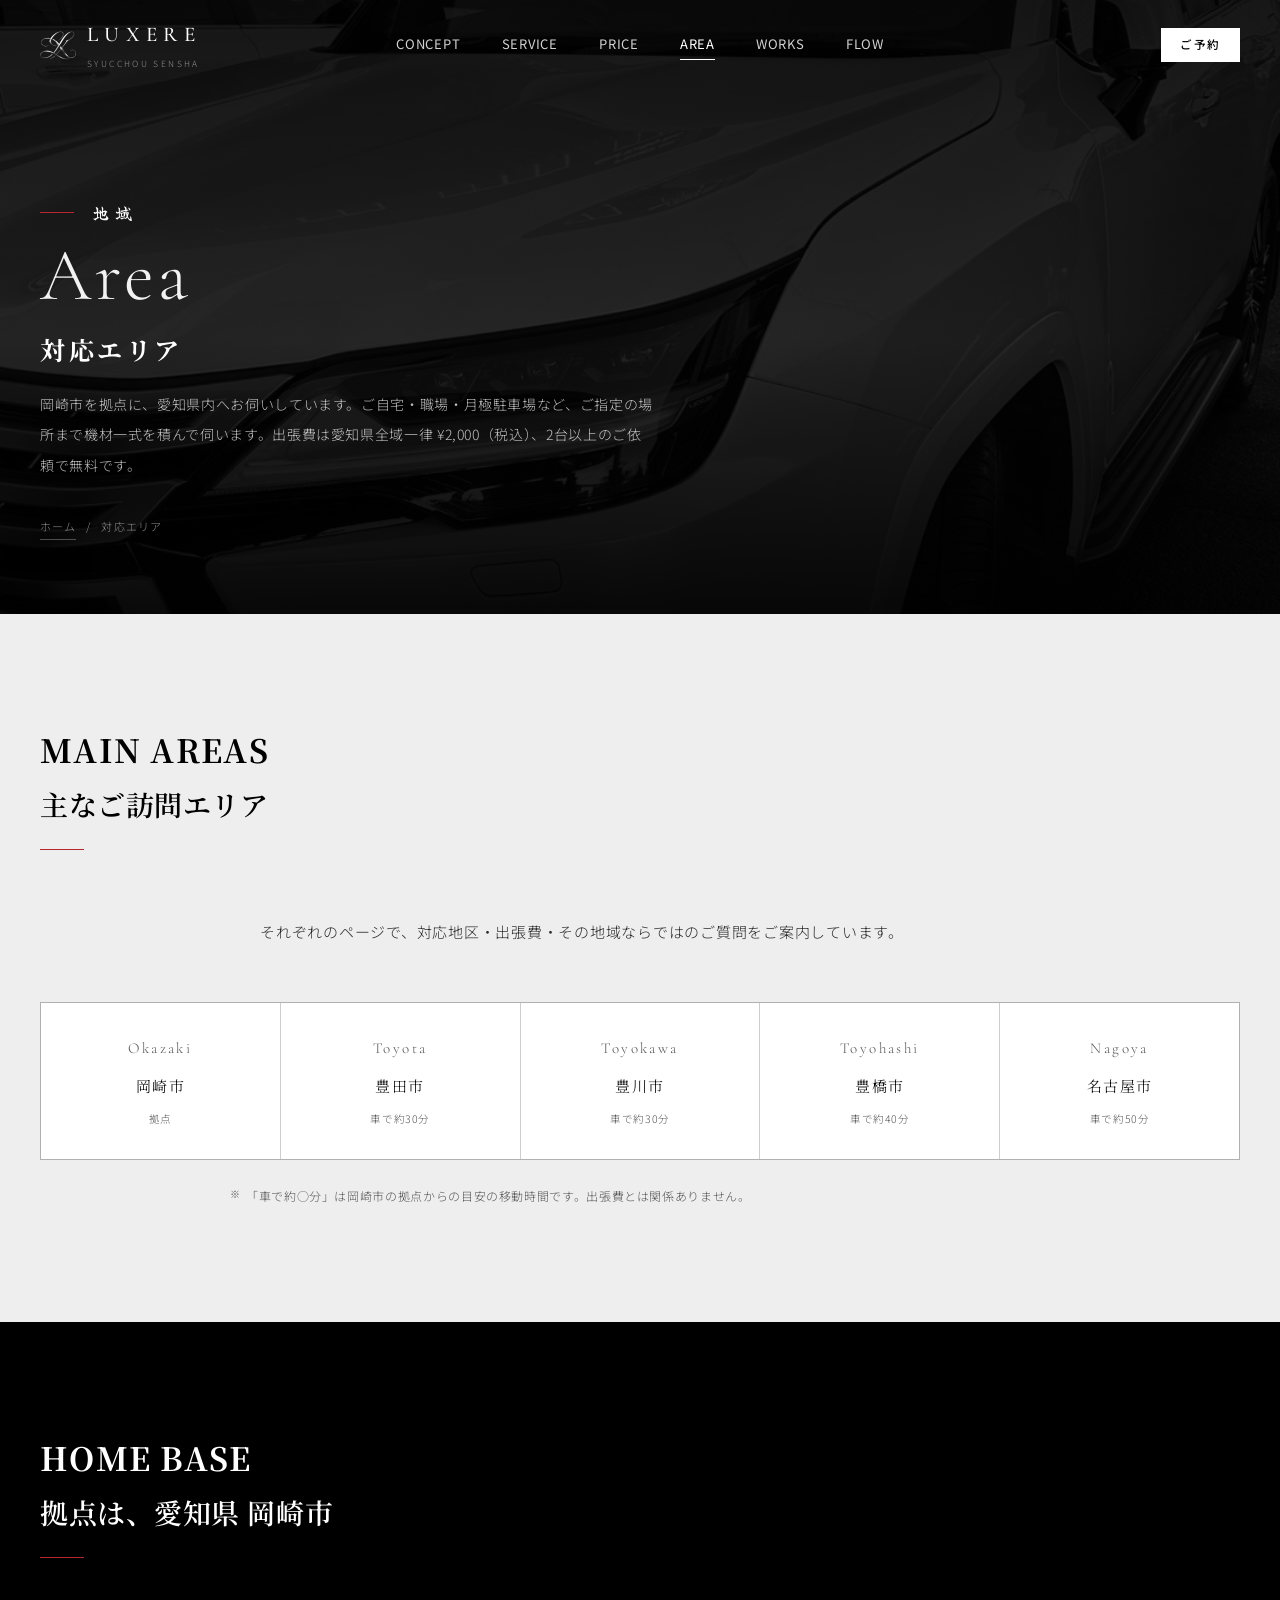
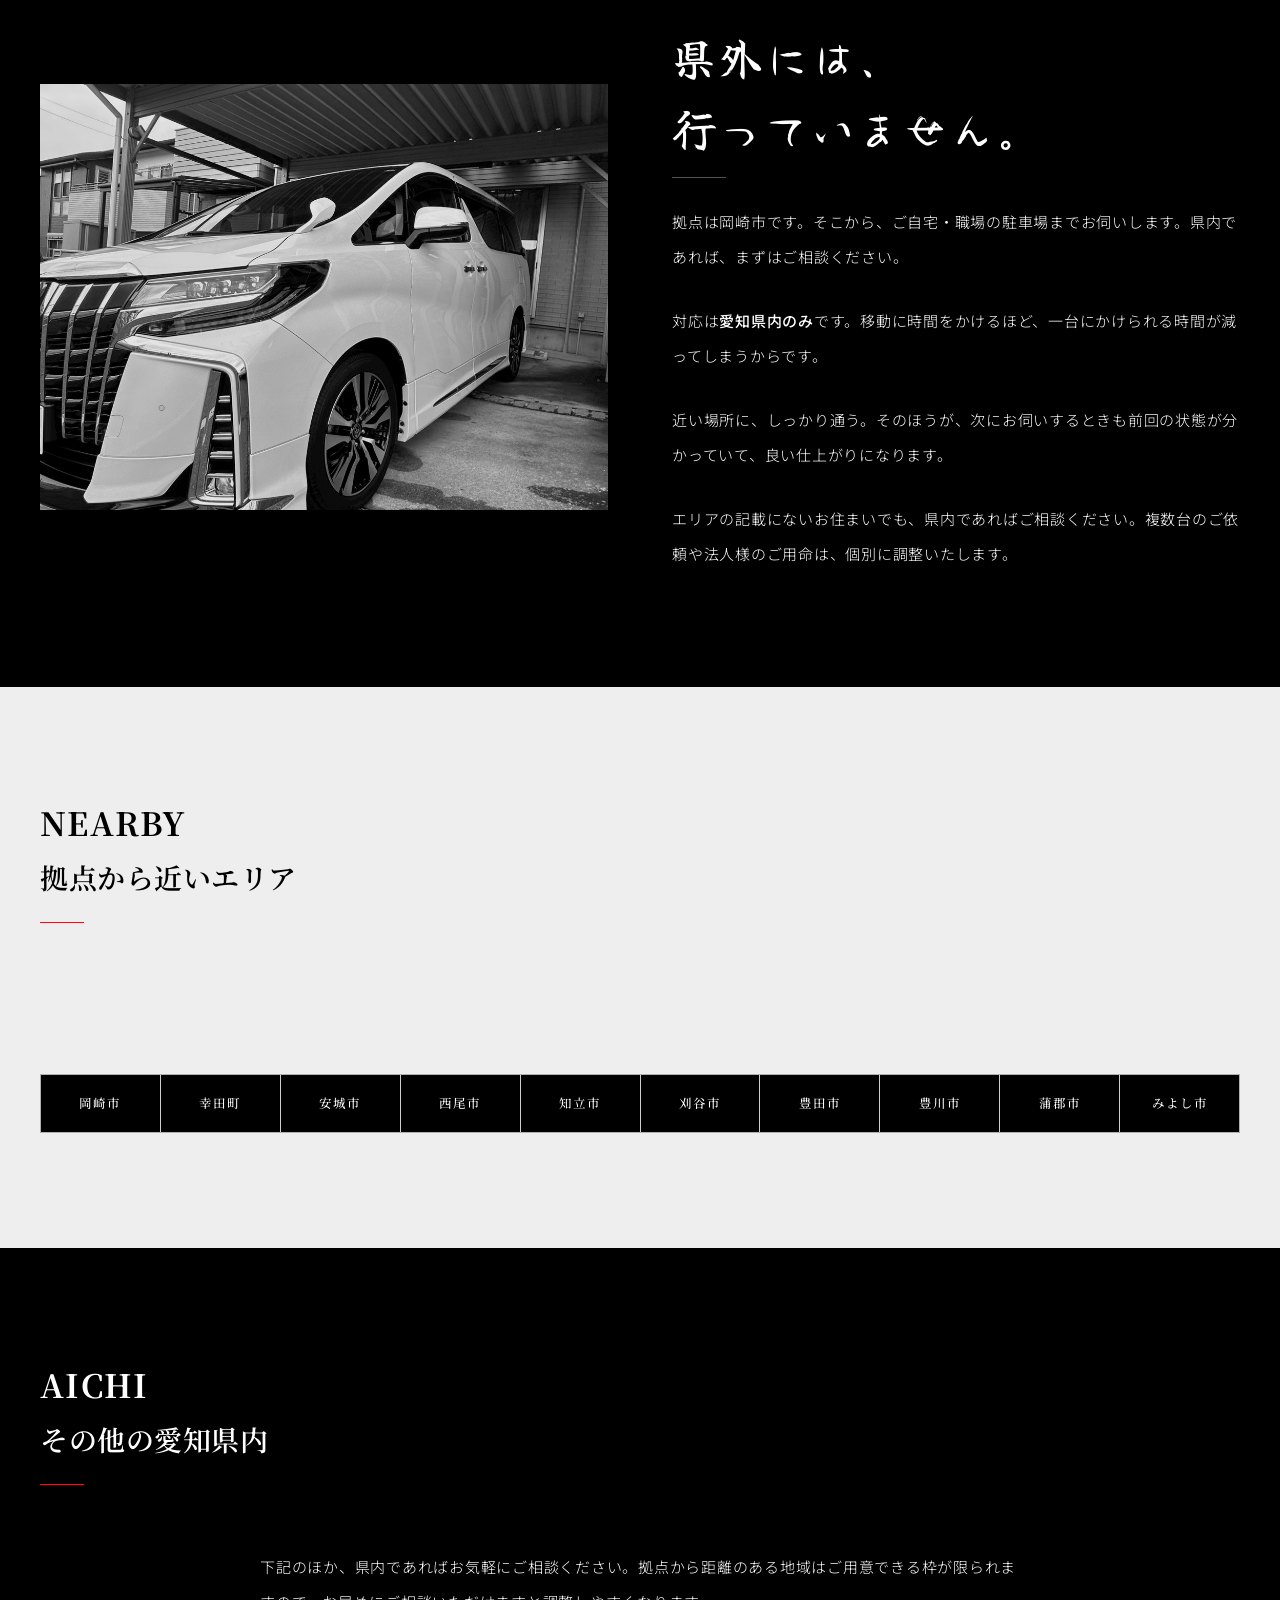
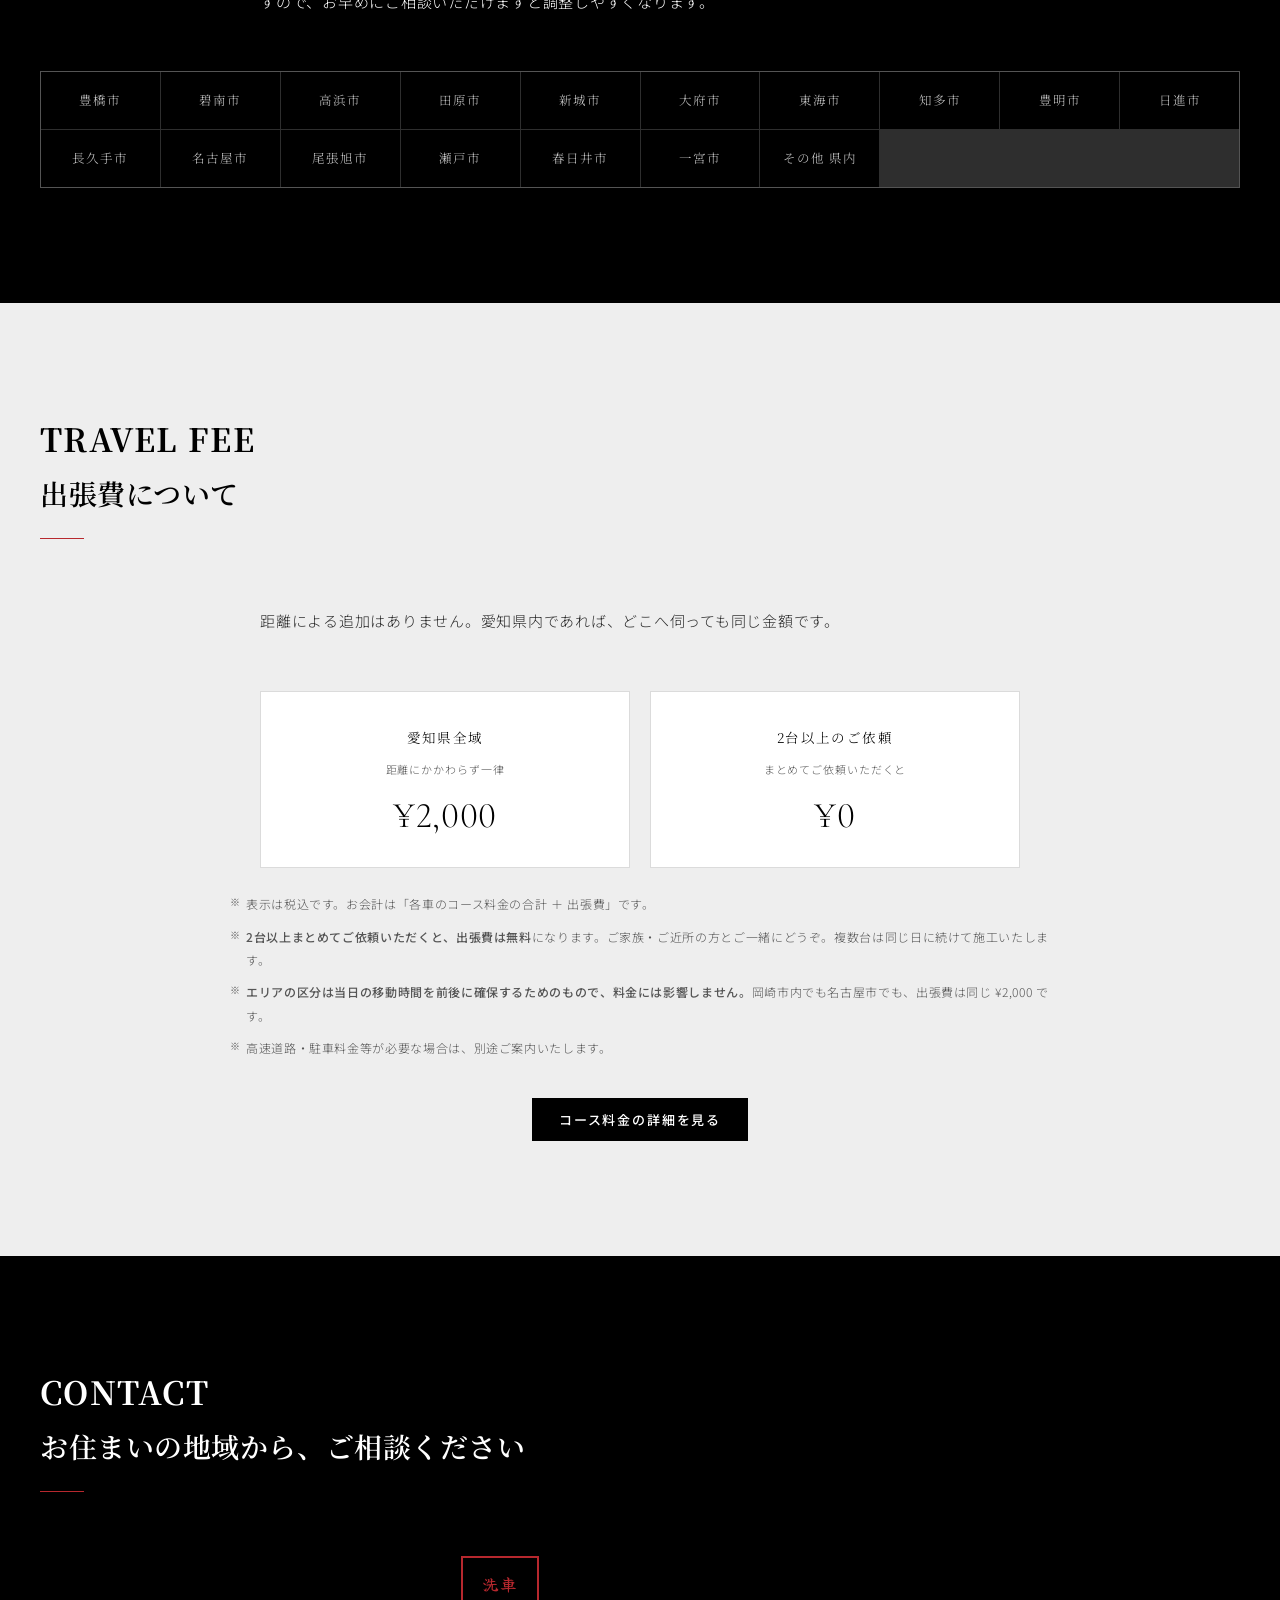
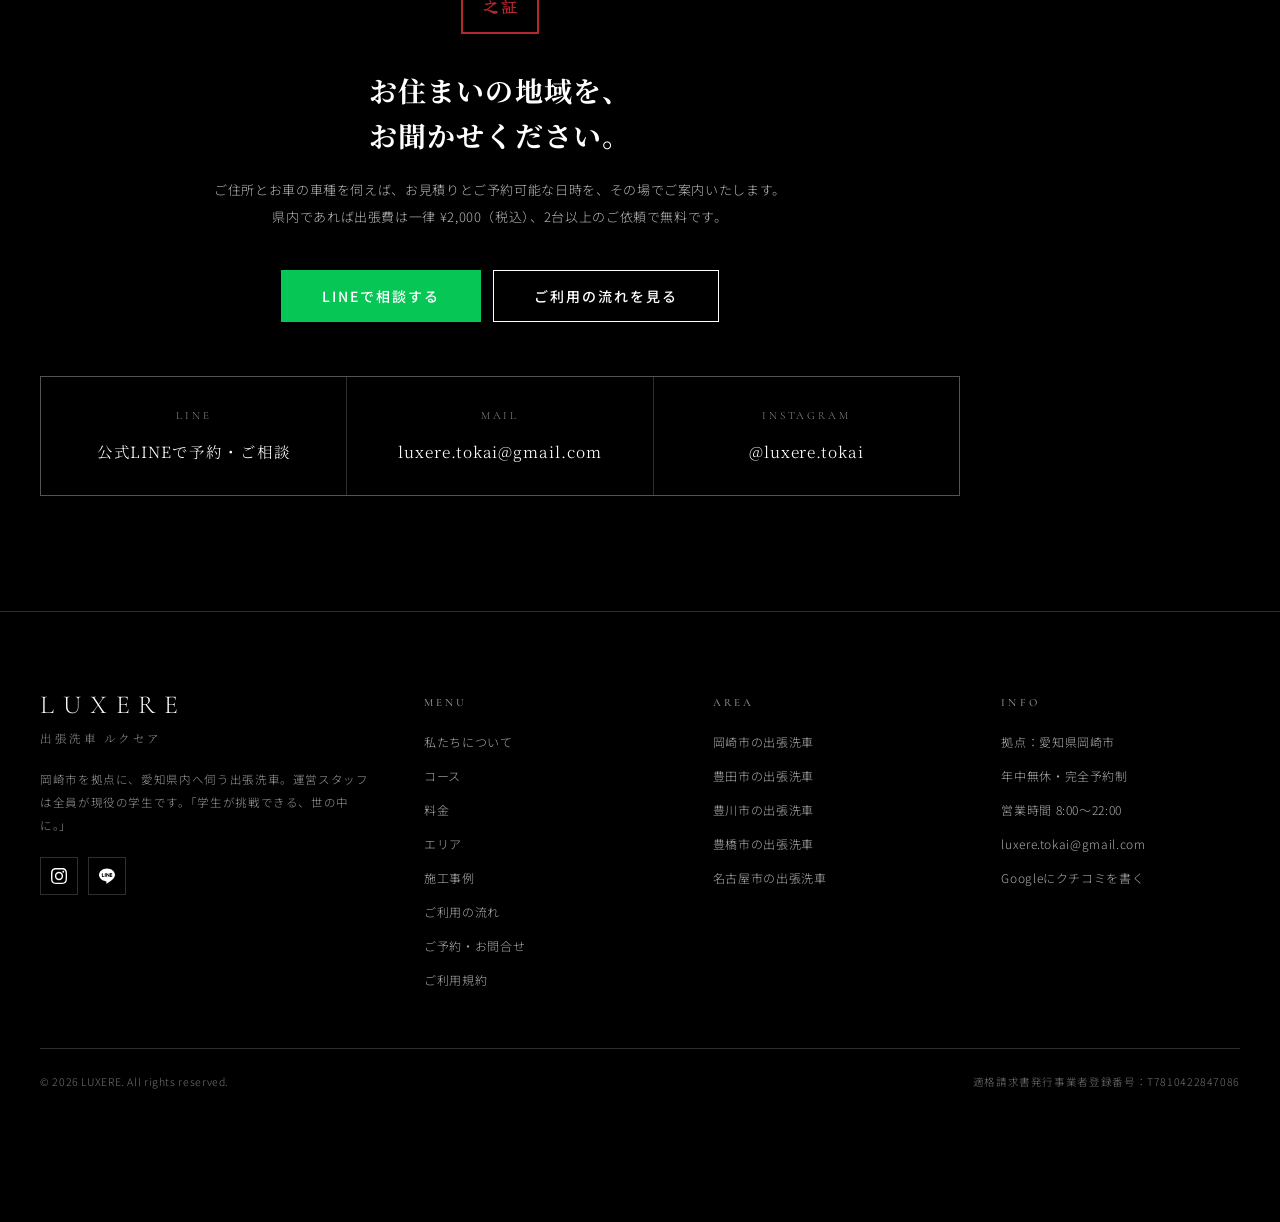
<file: area.html>
<!DOCTYPE html>
<html lang="ja" class="no-js">
<head>
<script>document.documentElement.classList.remove('no-js');</script>
<meta charset="UTF-8">
<meta name="viewport" content="width=device-width,initial-scale=1">
<title>対応エリア｜出張洗車LUXERE｜岡崎市を拠点に愛知県内へ出張洗車</title>
<meta name="description" content="出張洗車LUXEREの対応エリア。岡崎市を拠点に、豊田市・豊川市・豊橋市・名古屋市など愛知県内へご自宅や職場の駐車場まで出張しています。出張費は愛知県全域一律¥2,000、2台以上のご依頼で無料です。">
<link rel="canonical" href="https://luxere.jp/area.html">
<meta property="og:type" content="website">
<meta property="og:title" content="対応エリア｜出張洗車LUXERE｜岡崎市を拠点に愛知県内へ出張洗車">
<meta property="og:description" content="出張洗車LUXEREの対応エリア。岡崎市を拠点に、豊田市・豊川市・豊橋市・名古屋市など愛知県内へご自宅や職場の駐車場まで出張しています。出張費は愛知県全域一律¥2,000、2台以上のご依頼で無料です。">
<meta property="og:url" content="https://luxere.jp/area.html">
<meta property="og:image" content="https://luxere.jp/assets/works/work19.jpg">
<meta property="og:site_name" content="出張洗車LUXERE">
<meta name="twitter:card" content="summary_large_image">
<meta name="theme-color" content="#000000">
<link rel="icon" href="assets/favicon.png">
<link rel="preconnect" href="https://fonts.googleapis.com">
<link rel="preconnect" href="https://fonts.gstatic.com" crossorigin>
<link href="https://fonts.googleapis.com/css2?family=Cormorant+Garamond:wght@300;400;500;600&family=Noto+Sans+JP:wght@300;400;500;700&family=Noto+Serif+JP:wght@400;500;600;700;900&family=Yuji+Boku&display=swap" rel="stylesheet">
<script type="application/ld+json">
{
 "@context": "https://schema.org",
 "@type": "AutoWash",
 "@id": "https://luxere.jp/#business",
 "name": "出張洗車LUXERE",
 "url": "https://luxere.jp/",
 "image": "https://luxere.jp/assets/logo.png",
 "email": "luxere.tokai@gmail.com",
 "priceRange": "¥4,400〜¥19,900",
 "address": {
  "@type": "PostalAddress",
  "addressLocality": "岡崎市",
  "addressRegion": "愛知県",
  "addressCountry": "JP"
 },
 "areaServed": [
  {
   "@type": "City",
   "name": "岡崎市"
  },
  {
   "@type": "City",
   "name": "豊田市"
  },
  {
   "@type": "City",
   "name": "豊川市"
  },
  {
   "@type": "City",
   "name": "豊橋市"
  },
  {
   "@type": "City",
   "name": "名古屋市"
  },
  {
   "@type": "City",
   "name": "安城市"
  },
  {
   "@type": "City",
   "name": "刈谷市"
  },
  {
   "@type": "City",
   "name": "知立市"
  },
  {
   "@type": "City",
   "name": "西尾市"
  },
  {
   "@type": "City",
   "name": "幸田町"
  },
  {
   "@type": "City",
   "name": "蒲郡市"
  },
  {
   "@type": "City",
   "name": "みよし市"
  }
 ],
 "openingHoursSpecification": [
  {
   "@type": "OpeningHoursSpecification",
   "dayOfWeek": [
    "Monday",
    "Tuesday",
    "Wednesday",
    "Thursday",
    "Friday",
    "Saturday",
    "Sunday"
   ],
   "opens": "08:00",
   "closes": "22:00"
  }
 ],
 "paymentAccepted": "クレジットカード（予約時の事前決済）, 銀行振込（法人）",
 "currenciesAccepted": "JPY",
 "sameAs": [
  "https://www.instagram.com/luxere.tokai/"
 ]
}
</script>
<script type="application/ld+json">
{
 "@context": "https://schema.org",
 "@type": "BreadcrumbList",
 "itemListElement": [
  {
   "@type": "ListItem",
   "position": 1,
   "name": "ホーム",
   "item": "https://luxere.jp/"
  },
  {
   "@type": "ListItem",
   "position": 2,
   "name": "対応エリア",
   "item": "https://luxere.jp/area.html"
  }
 ]
}
</script>
<link rel="stylesheet" href="assets/site.css">
</head>
<body>

<!-- ================= HEADER ================= -->
<header class="hd" id="hd">
  <div class="hd-in">
    <a href="index.html" class="logo">
      <img src="assets/logo-mark.png" alt="出張洗車LUXERE" width="36" height="36">
      <span><b>LUXERE</b><span>SYUCCHOU SENSHA</span></span>
    </a>
    <nav class="hd-nav">
      <a href="concept.html">CONCEPT</a>
      <a href="service.html">SERVICE</a>
      <a href="price.html">PRICE</a>
      <a href="area.html" aria-current="page">AREA</a>
      <a href="works.html">WORKS</a>
      <a href="flow.html">FLOW</a>
    </nav>
    <div class="hd-cta">
      <a class="btn btn--fill btn--sm" href="contact.html">ご予約</a>
      <button class="burger" id="burger" aria-label="メニュー" aria-expanded="false"><i></i><i></i><i></i></button>
    </div>
  </div>
</header>

<div class="ov" id="ov">
  <div>
    <ul>
      <li><a href="index.html"><em>01</em>ホーム</a></li>
      <li><a href="concept.html"><em>02</em>私たちについて</a></li>
      <li><a href="service.html"><em>03</em>コース</a></li>
      <li><a href="price.html"><em>04</em>料金</a></li>
      <li><a href="area.html"><em>05</em>エリア</a></li>
      <li><a href="works.html"><em>06</em>施工事例</a></li>
      <li><a href="flow.html"><em>07</em>ご利用の流れ</a></li>
      <li><a href="contact.html"><em>08</em>ご予約・お問合せ</a></li>
    </ul>
    <div class="ov-cta">
      <a class="btn btn--line" href="https://lin.ee/YGredb0" target="_blank" rel="noopener">LINEで予約する</a>
      <a class="btn" href="contact.html">ご予約の方法</a>
    </div>
  </div>
</div>
<!-- ================= PAGE HERO ================= -->
<section class="phero">
  <div class="phero-bg"><img src="assets/works/work19.jpg" alt="" loading="lazy"></div>
  <div class="wrap phero-in">
    <div class="fude-eyebrow"><i></i><span>地域</span></div>
    <div class="en-big">Area</div>
    <h1>対応エリア</h1>
    <p class="lead">岡崎市を拠点に、愛知県内へお伺いしています。ご自宅・職場・月極駐車場など、ご指定の場所まで機材一式を積んで伺います。出張費は愛知県全域一律 ¥2,000（税込）、2台以上のご依頼で無料です。</p>
    <div class="crumb"><a href="index.html">ホーム</a><span>/</span>対応エリア</div>
  </div>
</section>

<!-- ================= MAIN AREAS ================= -->
<section class="sec sec--light" id="main-areas">
  <div class="wrap">
    <div class="lbl rv">
      <h2>MAIN AREAS</h2>
      <div class="sec-jp">主なご訪問エリア</div>
      <div class="bar"></div>
    </div>
    <p class="body-txt rv" data-d="1" style="max-width:760px;margin-inline:auto;margin-bottom:clamp(34px,5vw,52px)">
      それぞれのページで、対応地区・出張費・その地域ならではのご質問をご案内しています。
    </p>
    <div class="areas rv" data-d="2">
      <a href="area/okazaki/"><span class="en">Okazaki</span><span class="jp">岡崎市</span><span class="sub">拠点</span></a>
      <a href="area/toyota/"><span class="en">Toyota</span><span class="jp">豊田市</span><span class="sub">車で約30分</span></a>
      <a href="area/toyokawa/"><span class="en">Toyokawa</span><span class="jp">豊川市</span><span class="sub">車で約30分</span></a>
      <a href="area/toyohashi/"><span class="en">Toyohashi</span><span class="jp">豊橋市</span><span class="sub">車で約40分</span></a>
      <a href="area/nagoya/"><span class="en">Nagoya</span><span class="jp">名古屋市</span><span class="sub">車で約50分</span></a>
    </div>
    <ul class="notes rv" data-d="3">
      <li>「車で約○分」は岡崎市の拠点からの目安の移動時間です。出張費とは関係ありません。</li>
    </ul>
  </div>
</section>

<!-- ================= HOME BASE ================= -->
<section class="sec sec--dark" id="base">
  <div class="wrap">
    <div class="lbl rv">
      <h2>HOME BASE</h2>
      <div class="sec-jp">拠点は、愛知県 岡崎市</div>
      <div class="bar"></div>
    </div>
    <div class="split">
      <div class="split-fig rv"><img src="assets/works/work13.jpg" alt="ご自宅のカーポート下で施工した白のミニバン（アルファード）" loading="lazy"></div>
      <div class="rv" data-d="1">
        <h3 class="fude-h">県外には、<br>行っていません。</h3>
        <div class="fude-rule"></div>
        <p class="body-txt">拠点は岡崎市です。そこから、ご自宅・職場の駐車場までお伺いします。県内であれば、まずはご相談ください。</p>
        <p class="body-txt">対応は<strong>愛知県内のみ</strong>です。移動に時間をかけるほど、一台にかけられる時間が減ってしまうからです。</p>
        <p class="body-txt">近い場所に、しっかり通う。そのほうが、次にお伺いするときも前回の状態が分かっていて、良い仕上がりになります。</p>
        <p class="body-txt">エリアの記載にないお住まいでも、県内であればご相談ください。複数台のご依頼や法人様のご用命は、個別に調整いたします。</p>
      </div>
    </div>
  </div>
</section>

<!-- ================= NEARBY ================= -->
<section class="sec sec--light" id="nearby">
  <div class="wrap">
    <div class="lbl rv">
      <h2>NEARBY</h2>
      <div class="sec-jp">拠点から近いエリア</div>
      <div class="bar"></div>
    </div>
    <p class="body-txt rv" data-d="1" style="max-width:760px;margin-inline:auto;margin-bottom:clamp(34px,5vw,52px)">
      岡崎市を中心とした西三河・東三河のこの範囲は、移動が短い分ご予約の枠を取りやすくなっています。
    </p>
    <div class="city-grid rv" data-d="2">
      <div class="city is-core">岡崎市</div>
      <div class="city is-core">幸田町</div>
      <div class="city is-core">安城市</div>
      <div class="city is-core">西尾市</div>
      <div class="city is-core">知立市</div>
      <div class="city is-core">刈谷市</div>
      <div class="city is-core">豊田市</div>
      <div class="city is-core">豊川市</div>
      <div class="city is-core">蒲郡市</div>
      <div class="city is-core">みよし市</div>
    </div>
  </div>
</section>

<!-- ================= AICHI（その他の県内） ================= -->
<section class="sec sec--dark" id="aichi">
  <div class="wrap">
    <div class="lbl rv">
      <h2>AICHI</h2>
      <div class="sec-jp">その他の愛知県内</div>
      <div class="bar"></div>
    </div>
    <p class="body-txt rv" data-d="1" style="max-width:760px;margin-inline:auto;margin-bottom:clamp(34px,5vw,52px)">
      下記のほか、県内であればお気軽にご相談ください。拠点から距離のある地域はご用意できる枠が限られますので、お早めにご相談いただけますと調整しやすくなります。
    </p>
    <div class="city-grid rv" data-d="2">
      <div class="city">豊橋市</div>
      <div class="city">碧南市</div>
      <div class="city">高浜市</div>
      <div class="city">田原市</div>
      <div class="city">新城市</div>
      <div class="city">大府市</div>
      <div class="city">東海市</div>
      <div class="city">知多市</div>
      <div class="city">豊明市</div>
      <div class="city">日進市</div>
      <div class="city">長久手市</div>
      <div class="city">名古屋市</div>
      <div class="city">尾張旭市</div>
      <div class="city">瀬戸市</div>
      <div class="city">春日井市</div>
      <div class="city">一宮市</div>
      <div class="city">その他 県内</div>
    </div>
  </div>
</section>

<!-- ================= TRAVEL FEE ================= -->
<section class="sec sec--light" id="fee">
  <div class="wrap">
    <div class="lbl rv">
      <h2>TRAVEL FEE</h2>
      <div class="sec-jp">出張費について</div>
      <div class="bar"></div>
    </div>
    <p class="body-txt rv" data-d="1" style="max-width:760px;margin-inline:auto;margin-bottom:clamp(34px,5vw,52px)">
      距離による追加はありません。愛知県内であれば、どこへ伺っても同じ金額です。
    </p>
    <div class="fees fees--2">
      <div class="fee rv"><div class="k">愛知県全域</div><div class="d">距離にかかわらず一律</div><div class="v">¥2,000</div></div>
      <div class="fee rv" data-d="1"><div class="k">2台以上のご依頼</div><div class="d">まとめてご依頼いただくと</div><div class="v">¥0</div></div>
    </div>
    <ul class="notes rv">
      <li>表示は税込です。お会計は「各車のコース料金の合計 ＋ 出張費」です。</li>
      <li><strong>2台以上まとめてご依頼いただくと、出張費は無料</strong>になります。ご家族・ご近所の方とご一緒にどうぞ。複数台は同じ日に続けて施工いたします。</li>
      <li><strong>エリアの区分は当日の移動時間を前後に確保するためのもので、料金には影響しません。</strong>岡崎市内でも名古屋市でも、出張費は同じ ¥2,000 です。</li>
      <li>高速道路・駐車料金等が必要な場合は、別途ご案内いたします。</li>
    </ul>
    <div class="center" style="margin-top:clamp(26px,3.5vw,38px)">
      <a class="btn btn--dark rv" href="price.html">コース料金の詳細を見る</a>
    </div>
  </div>
</section>

<!-- ================= CONTACT ================= -->
<section class="sec sec--dark" id="contact">
  <div class="wrap wrap--n ct">
    <div class="lbl rv">
      <h2>CONTACT</h2>
      <div class="sec-jp">お住まいの地域から、ご相談ください</div>
      <div class="bar"></div>
    </div>
    <div class="seal rv">洗車<br>之証</div>
    <h3 class="rv" data-d="1">お住まいの地域を、<br>お聞かせください。</h3>
    <p class="rv" data-d="1">ご住所とお車の車種を伺えば、お見積りとご予約可能な日時を、その場でご案内いたします。<br>県内であれば出張費は一律 ¥2,000（税込）、2台以上のご依頼で無料です。</p>
    <div class="ct-btns rv" data-d="2">
      <a class="btn btn--line btn--lg" href="https://lin.ee/YGredb0" target="_blank" rel="noopener">LINEで相談する</a>
      <a class="btn btn--lg" href="flow.html">ご利用の流れを見る</a>
    </div>
    <div class="ct-list rv" data-d="3">
      <a href="https://lin.ee/YGredb0" target="_blank" rel="noopener"><div class="k">LINE</div><div class="v">公式LINEで予約・ご相談</div></a>
      <a href="mailto:luxere.tokai@gmail.com"><div class="k">MAIL</div><div class="v">luxere.tokai@gmail.com</div></a>
      <a href="https://www.instagram.com/luxere.tokai/" target="_blank" rel="noopener"><div class="k">INSTAGRAM</div><div class="v">@luxere.tokai</div></a>
    </div>
  </div>
</section>

<!-- ================= FOOTER ================= -->
<footer class="ft">
  <div class="wrap">
    <div class="ft-top">
      <div class="ft-brand">
        <div class="en">LUXERE</div>
        <div class="jp">出張洗車 ルクセア</div>
        <p>岡崎市を拠点に、愛知県内へ伺う出張洗車。運営スタッフは全員が現役の学生です。「学生が挑戦できる、世の中に。」</p>
        <div class="ft-soc">
          <a href="https://www.instagram.com/luxere.tokai/" target="_blank" rel="noopener" aria-label="Instagram"><svg viewBox="0 0 24 24"><path d="M12 2.2c3.2 0 3.6 0 4.8.1 1.2.1 1.8.2 2.2.4.6.2 1 .5 1.5 1s.8.9 1 1.5c.2.4.3 1 .4 2.2.1 1.2.1 1.6.1 4.8s0 3.6-.1 4.8c-.1 1.2-.2 1.8-.4 2.2-.2.6-.5 1-1 1.5s-.9.8-1.5 1c-.4.2-1 .3-2.2.4-1.2.1-1.6.1-4.8.1s-3.6 0-4.8-.1c-1.2-.1-1.8-.2-2.2-.4-.6-.2-1-.5-1.5-1s-.8-.9-1-1.5c-.2-.4-.3-1-.4-2.2C2.2 15.6 2.2 15.2 2.2 12s0-3.6.1-4.8c.1-1.2.2-1.8.4-2.2.2-.6.5-1 1-1.5s.9-.8 1.5-1c.4-.2 1-.3 2.2-.4C8.4 2.2 8.8 2.2 12 2.2M12 0C8.7 0 8.3 0 7.1.1 5.8.1 5 .3 4.2.6c-.8.3-1.5.7-2.2 1.4C1.3 2.7.9 3.4.6 4.2.3 5 .1 5.8.1 7.1 0 8.3 0 8.7 0 12s0 3.7.1 4.9c0 1.3.2 2.1.5 2.9.3.8.7 1.5 1.4 2.2.7.7 1.4 1.1 2.2 1.4.8.3 1.6.5 2.9.5C8.3 24 8.7 24 12 24s3.7 0 4.9-.1c1.3 0 2.1-.2 2.9-.5.8-.3 1.5-.7 2.2-1.4.7-.7 1.1-1.4 1.4-2.2.3-.8.5-1.6.5-2.9.1-1.2.1-1.6.1-4.9s0-3.7-.1-4.9c0-1.3-.2-2.1-.5-2.9-.3-.8-.7-1.5-1.4-2.2-.7-.7-1.4-1.1-2.2-1.4C21 .3 20.2.1 18.9.1 17.7 0 17.3 0 14 0h-2z"/><path d="M12 5.8A6.2 6.2 0 1 0 18.2 12 6.2 6.2 0 0 0 12 5.8zm0 10.2A4 4 0 1 1 16 12a4 4 0 0 1-4 4z"/><circle cx="18.4" cy="5.6" r="1.4"/></svg></a>
          <a href="https://lin.ee/YGredb0" target="_blank" rel="noopener" aria-label="公式LINE"><svg viewBox="0 0 24 24"><path fill-rule="evenodd" d="M24 10.3C24 4.9 18.6.6 12 .6S0 4.9 0 10.3c0 4.8 4.3 8.8 10 9.6.4.1.9.2 1.1.6.1.3.1.7 0 1l-.2 1c0 .3-.2 1.2 1 .6s6.9-4.1 9.4-7c1.7-1.9 2.7-3.8 2.7-5.8zM7.5 13.5H4.9a.6.6 0 0 1-.6-.6V8.1a.6.6 0 1 1 1.3 0v4.1h1.9a.6.6 0 1 1 0 1.3zm2.5-.6a.6.6 0 1 1-1.3 0V8.1a.6.6 0 1 1 1.3 0zm5.7 0a.6.6 0 0 1-.4.6h-.2a.6.6 0 0 1-.5-.3l-2.4-3.3v2.9a.6.6 0 1 1-1.3 0V8.1a.6.6 0 0 1 .4-.6h.2c.2 0 .4.1.5.3l2.5 3.3V8.1a.6.6 0 1 1 1.2 0zm3.7-3a.6.6 0 1 1 0 1.3h-1.8v1.1h1.8a.6.6 0 1 1 0 1.3h-2.4a.6.6 0 0 1-.6-.6V8.1a.6.6 0 0 1 .6-.6h2.4a.6.6 0 1 1 0 1.3h-1.8v1.1z"/></svg></a>
        </div>
      </div>
      <div>
        <h4>MENU</h4>
        <ul>
          <li><a href="concept.html">私たちについて</a></li>
          <li><a href="service.html">コース</a></li>
          <li><a href="price.html">料金</a></li>
          <li><a href="area.html">エリア</a></li>
          <li><a href="works.html">施工事例</a></li>
          <li><a href="flow.html">ご利用の流れ</a></li>
          <li><a href="contact.html">ご予約・お問合せ</a></li>
          <li><a href="terms.html">ご利用規約</a></li>
        </ul>
      </div>
      <div>
        <h4>AREA</h4>
        <ul>
          <li><a href="area/okazaki/">岡崎市の出張洗車</a></li>
          <li><a href="area/toyota/">豊田市の出張洗車</a></li>
          <li><a href="area/toyokawa/">豊川市の出張洗車</a></li>
          <li><a href="area/toyohashi/">豊橋市の出張洗車</a></li>
          <li><a href="area/nagoya/">名古屋市の出張洗車</a></li>
        </ul>
      </div>
      <div>
        <h4>INFO</h4>
        <ul>
          <li><span>拠点：愛知県岡崎市</span></li>
          <li><span>年中無休・完全予約制</span></li>
          <li><span>営業時間 8:00〜22:00</span></li>
          <li><a href="mailto:luxere.tokai@gmail.com">luxere.tokai@gmail.com</a></li>
          <li><a href="https://g.page/r/CdrTM04HjpwREAE/review" target="_blank" rel="noopener">Googleにクチコミを書く</a></li>
        </ul>
      </div>
    </div>
    <div class="ft-bot">
      <span>&copy; 2026 LUXERE. All rights reserved.</span>
      <span>適格請求書発行事業者登録番号：T7810422847086</span>
    </div>
  </div>
</footer>

<div class="mbar">
  <a href="contact.html">ご予約の方法</a>
  <a class="line" href="https://lin.ee/YGredb0" target="_blank" rel="noopener">LINEで予約する</a>
</div>

<script src="assets/site.js"></script>
</body>
</html>
</file>
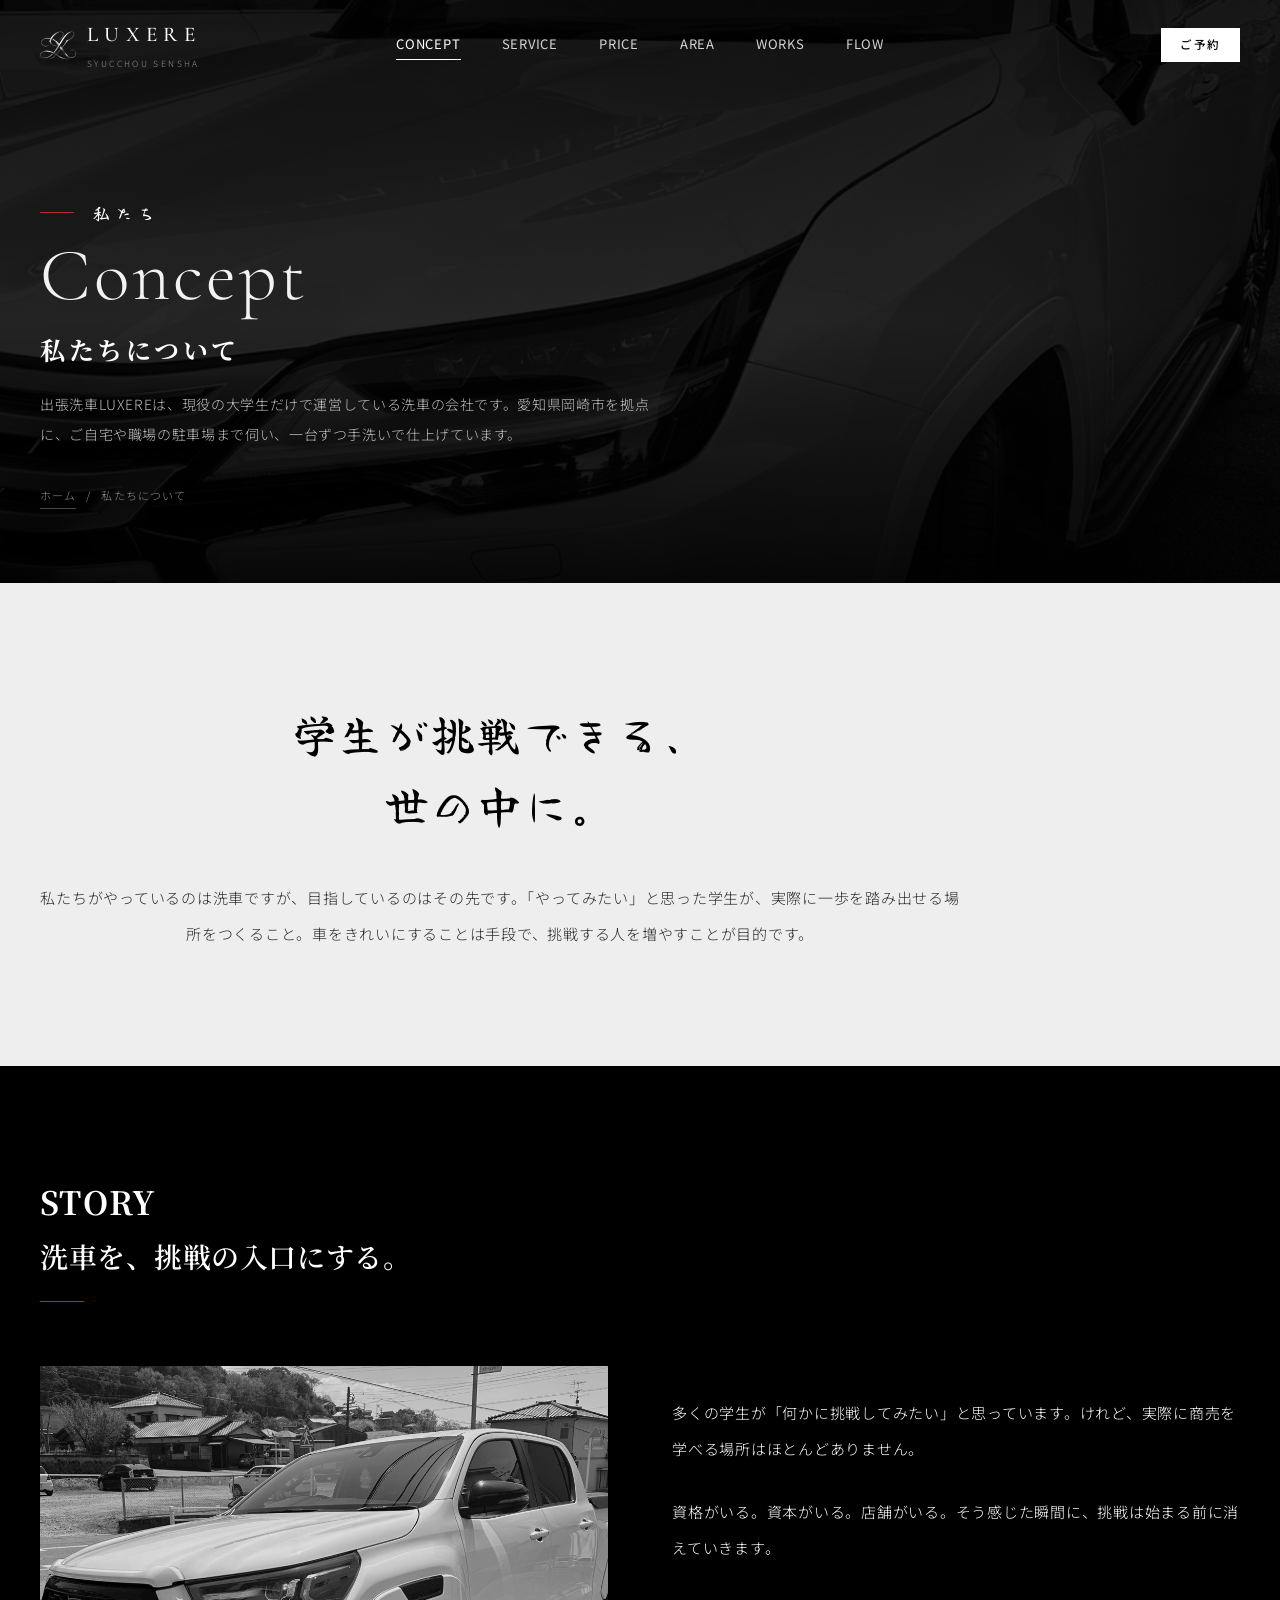
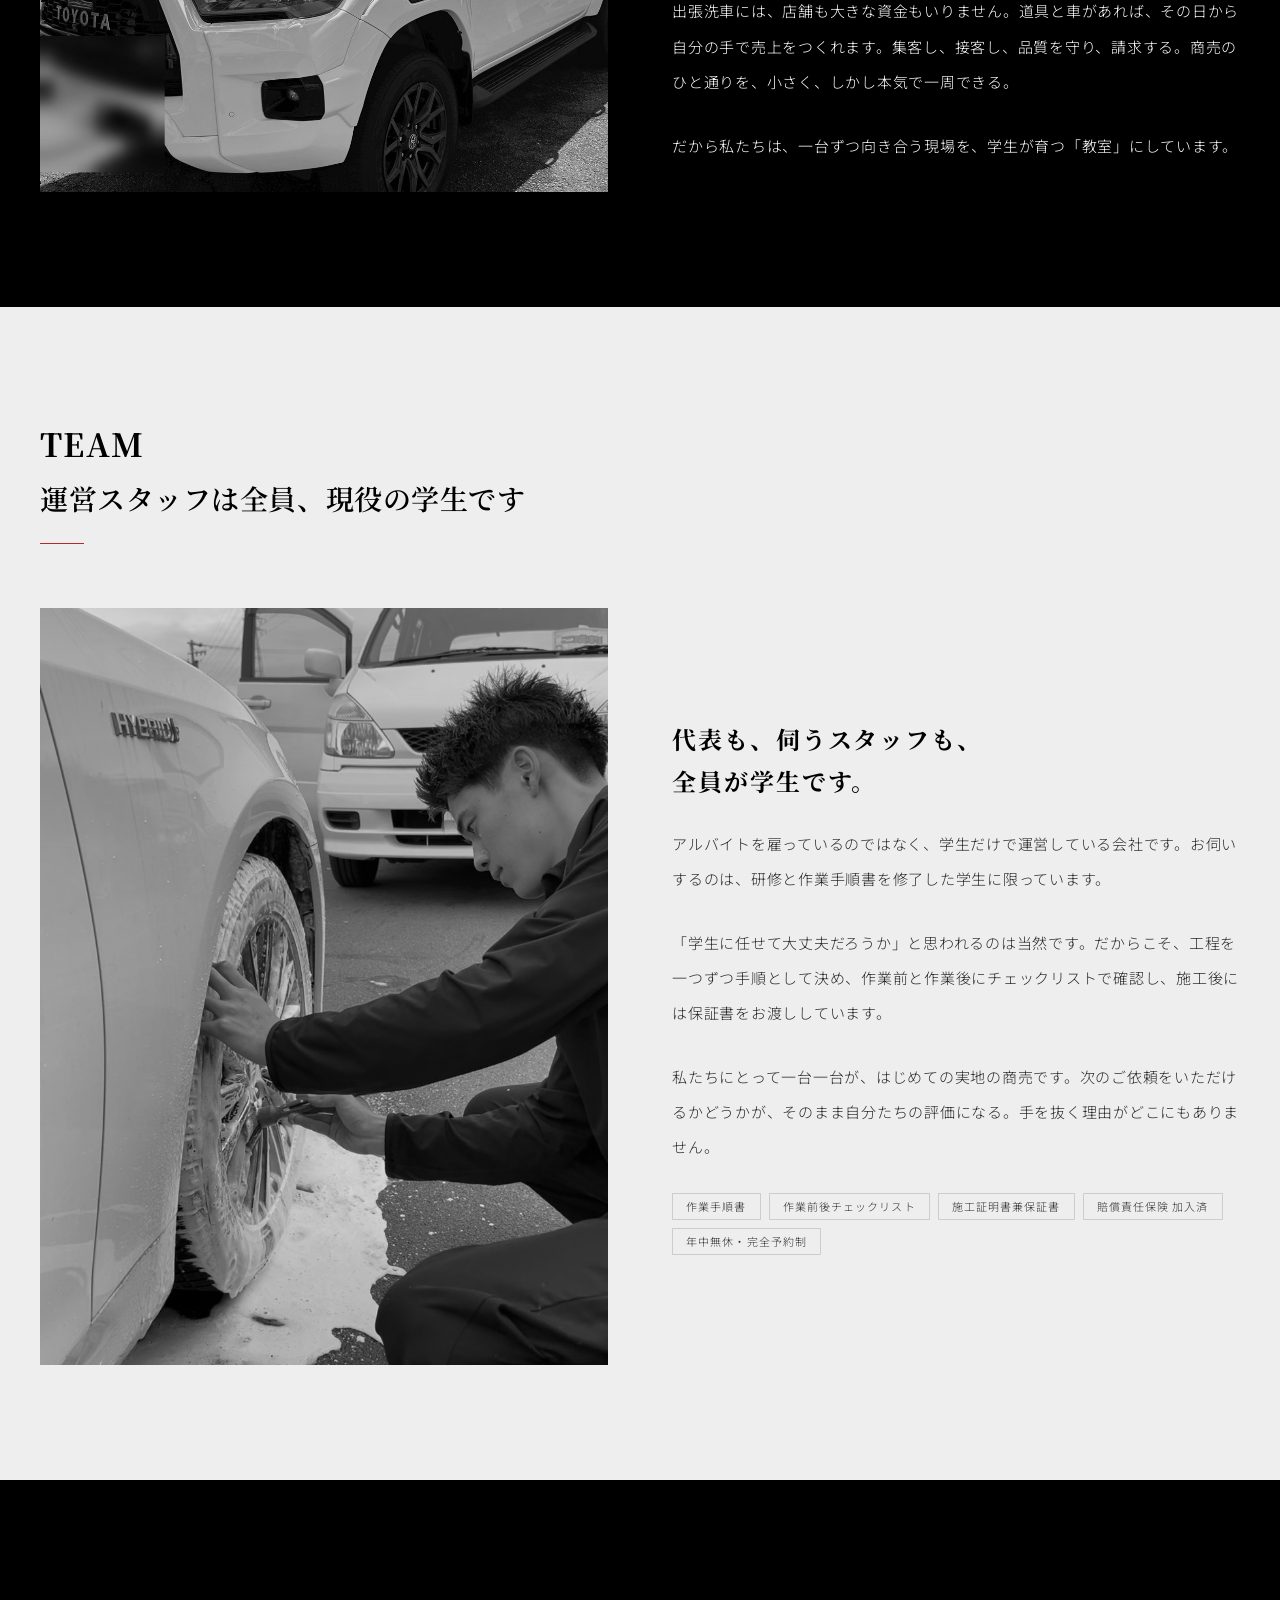
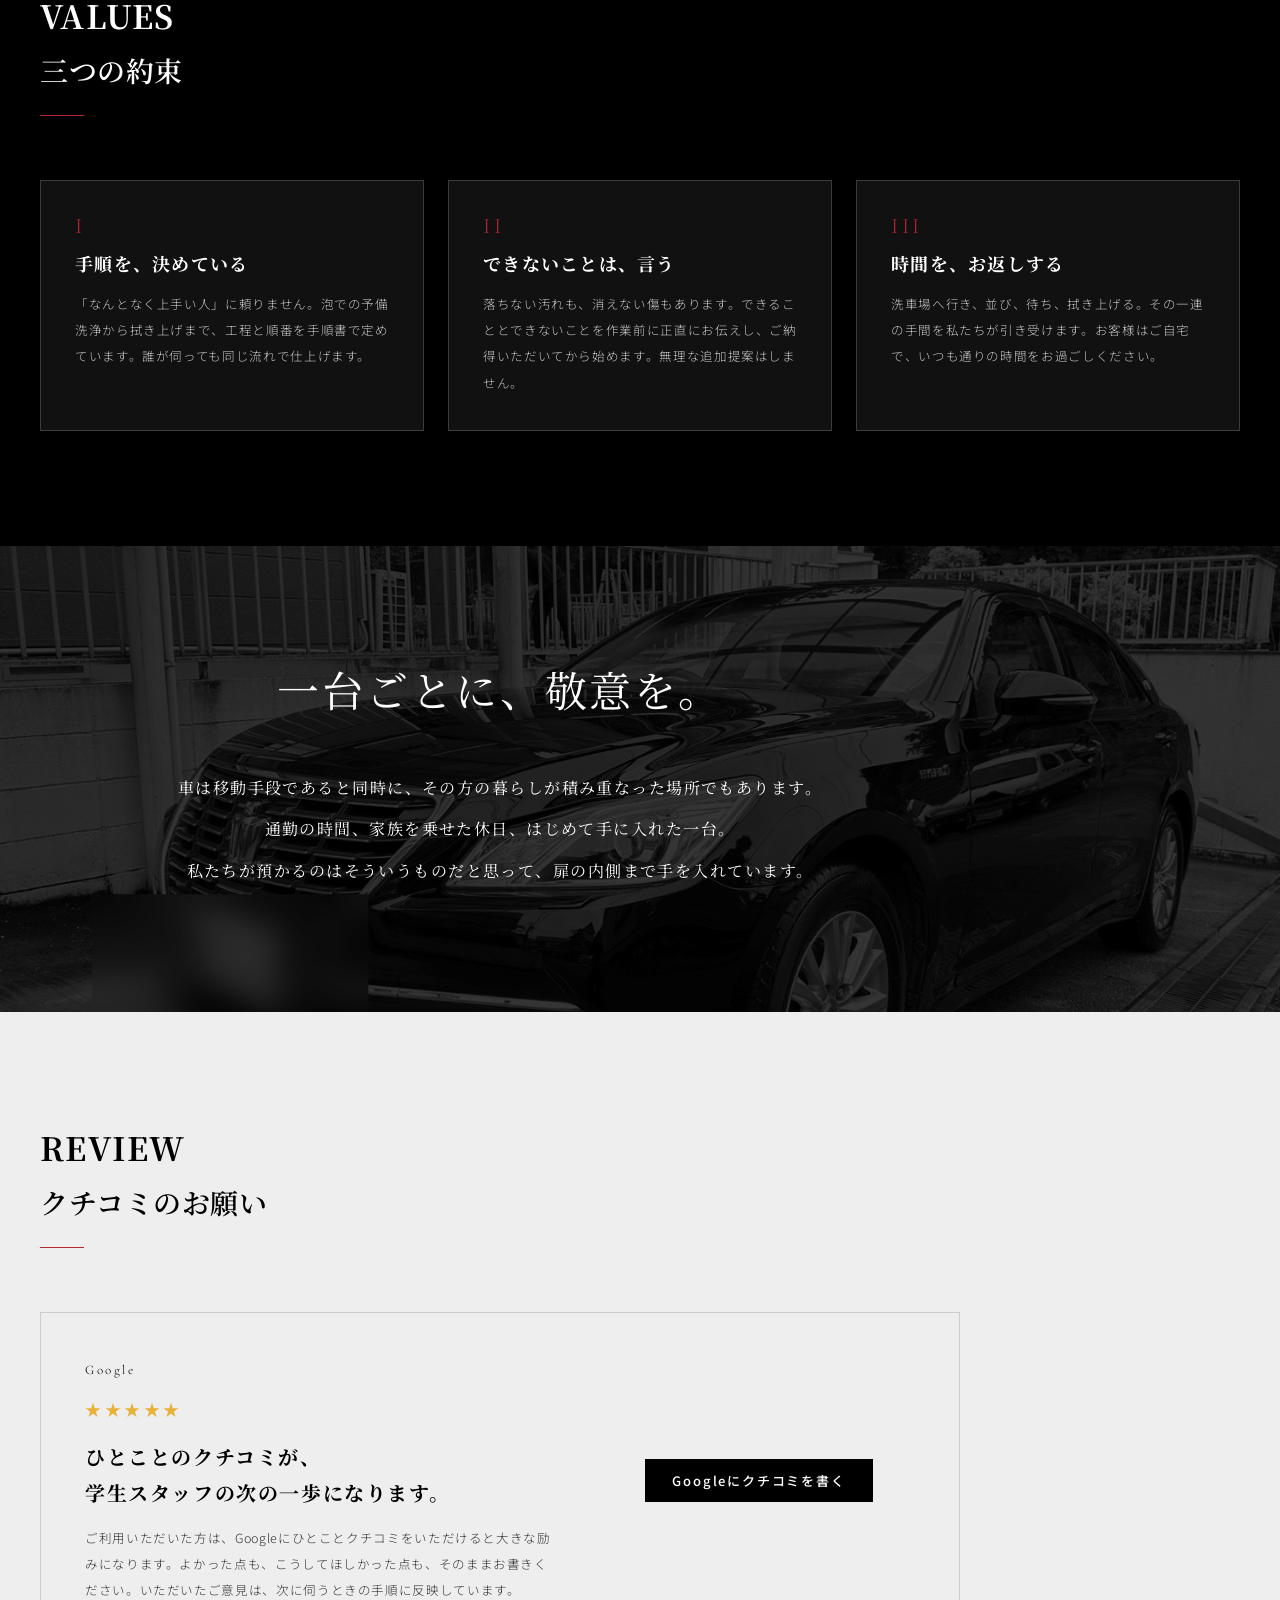
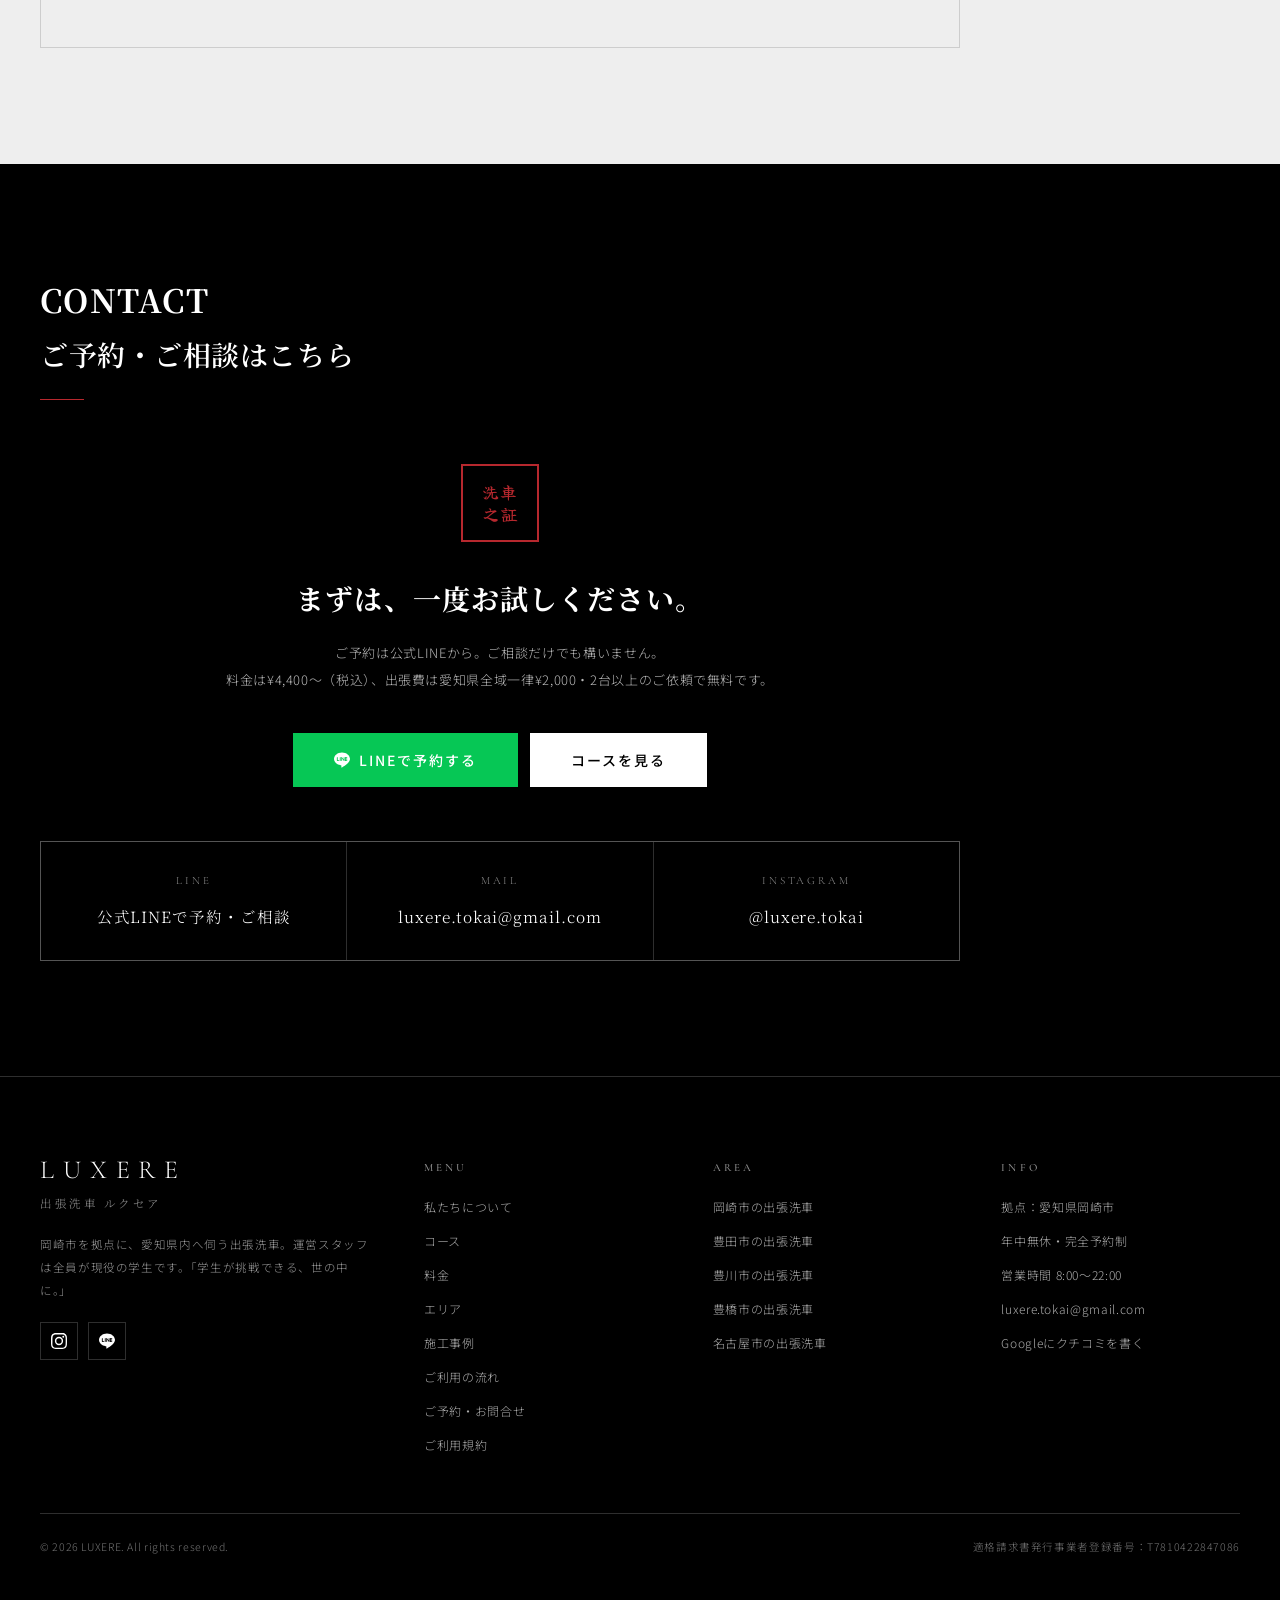
<file: concept.html>
<!DOCTYPE html>
<html lang="ja" class="no-js">
<head>
<script>document.documentElement.classList.remove('no-js');</script>
<meta charset="UTF-8">
<meta name="viewport" content="width=device-width,initial-scale=1">
<title>私たちについて｜出張洗車LUXERE｜学生だけで運営する愛知県の出張洗車</title>
<meta name="description" content="出張洗車LUXEREは、現役の大学生だけで運営している愛知県の出張洗車サービスです。「学生が挑戦できる、世の中に。」を掲げ、一台ずつ手順どおりに、正直に向き合っています。">
<link rel="canonical" href="https://luxere.jp/concept.html">
<meta property="og:type" content="website">
<meta property="og:title" content="私たちについて｜出張洗車LUXERE｜学生だけで運営する愛知県の出張洗車">
<meta property="og:description" content="出張洗車LUXEREは、現役の大学生だけで運営している愛知県の出張洗車サービスです。「学生が挑戦できる、世の中に。」を掲げ、一台ずつ手順どおりに、正直に向き合っています。">
<meta property="og:url" content="https://luxere.jp/concept.html">
<meta property="og:image" content="https://luxere.jp/assets/works/work22.jpg">
<meta property="og:site_name" content="出張洗車LUXERE">
<meta name="twitter:card" content="summary_large_image">
<meta name="theme-color" content="#000000">
<link rel="icon" href="assets/favicon.png">
<link rel="preconnect" href="https://fonts.googleapis.com">
<link rel="preconnect" href="https://fonts.gstatic.com" crossorigin>
<link href="https://fonts.googleapis.com/css2?family=Cormorant+Garamond:wght@300;400;500;600&family=Noto+Sans+JP:wght@300;400;500;700&family=Noto+Serif+JP:wght@400;500;600;700;900&family=Yuji+Boku&display=swap" rel="stylesheet">
<script type="application/ld+json">
{
 "@context": "https://schema.org",
 "@type": "AutoWash",
 "@id": "https://luxere.jp/#business",
 "name": "出張洗車LUXERE",
 "url": "https://luxere.jp/",
 "image": "https://luxere.jp/assets/logo.png",
 "email": "luxere.tokai@gmail.com",
 "priceRange": "¥4,400〜¥19,900",
 "address": {
  "@type": "PostalAddress",
  "addressLocality": "岡崎市",
  "addressRegion": "愛知県",
  "addressCountry": "JP"
 },
 "areaServed": [
  {
   "@type": "City",
   "name": "岡崎市"
  },
  {
   "@type": "City",
   "name": "豊田市"
  },
  {
   "@type": "City",
   "name": "豊川市"
  },
  {
   "@type": "City",
   "name": "豊橋市"
  },
  {
   "@type": "City",
   "name": "名古屋市"
  },
  {
   "@type": "City",
   "name": "安城市"
  },
  {
   "@type": "City",
   "name": "刈谷市"
  },
  {
   "@type": "City",
   "name": "知立市"
  },
  {
   "@type": "City",
   "name": "西尾市"
  },
  {
   "@type": "City",
   "name": "幸田町"
  },
  {
   "@type": "City",
   "name": "蒲郡市"
  },
  {
   "@type": "City",
   "name": "みよし市"
  }
 ],
 "openingHoursSpecification": [
  {
   "@type": "OpeningHoursSpecification",
   "dayOfWeek": [
    "Monday",
    "Tuesday",
    "Wednesday",
    "Thursday",
    "Friday",
    "Saturday",
    "Sunday"
   ],
   "opens": "08:00",
   "closes": "22:00"
  }
 ],
 "paymentAccepted": "クレジットカード（予約時の事前決済）, 銀行振込（法人）",
 "currenciesAccepted": "JPY",
 "sameAs": [
  "https://www.instagram.com/luxere.tokai/"
 ]
}
</script>
<script type="application/ld+json">
{
 "@context": "https://schema.org",
 "@type": "BreadcrumbList",
 "itemListElement": [
  {
   "@type": "ListItem",
   "position": 1,
   "name": "ホーム",
   "item": "https://luxere.jp/"
  },
  {
   "@type": "ListItem",
   "position": 2,
   "name": "私たちについて",
   "item": "https://luxere.jp/concept.html"
  }
 ]
}
</script>
<link rel="stylesheet" href="assets/site.css">
</head>
<body>

<!-- ================= HEADER ================= -->
<header class="hd" id="hd">
  <div class="hd-in">
    <a href="index.html" class="logo">
      <img src="assets/logo-mark.png" alt="出張洗車LUXERE" width="36" height="36">
      <span><b>LUXERE</b><span>SYUCCHOU SENSHA</span></span>
    </a>
    <nav class="hd-nav">
      <a href="concept.html" aria-current="page">CONCEPT</a>
      <a href="service.html">SERVICE</a>
      <a href="price.html">PRICE</a>
      <a href="area.html">AREA</a>
      <a href="works.html">WORKS</a>
      <a href="flow.html">FLOW</a>
    </nav>
    <div class="hd-cta">
      <a class="btn btn--fill btn--sm" href="contact.html">ご予約</a>
      <button class="burger" id="burger" aria-label="メニュー" aria-expanded="false"><i></i><i></i><i></i></button>
    </div>
  </div>
</header>

<div class="ov" id="ov">
  <div>
    <ul>
      <li><a href="index.html"><em>01</em>ホーム</a></li>
      <li><a href="concept.html"><em>02</em>私たちについて</a></li>
      <li><a href="service.html"><em>03</em>コース</a></li>
      <li><a href="price.html"><em>04</em>料金</a></li>
      <li><a href="area.html"><em>05</em>エリア</a></li>
      <li><a href="works.html"><em>06</em>施工事例</a></li>
      <li><a href="flow.html"><em>07</em>ご利用の流れ</a></li>
      <li><a href="contact.html"><em>08</em>ご予約・お問合せ</a></li>
    </ul>
    <div class="ov-cta">
      <a class="btn btn--line" href="https://lin.ee/YGredb0" target="_blank" rel="noopener">LINEで予約する</a>
      <a class="btn" href="contact.html">ご予約の方法</a>
    </div>
  </div>
</div>
<!-- ================= PAGE HERO ================= -->
<section class="phero">
  <div class="phero-bg"><img src="assets/works/work19.jpg" alt="" loading="lazy"></div>
  <div class="wrap phero-in">
    <div class="fude-eyebrow"><i></i><span>私たち</span></div>
    <div class="en-big">Concept</div>
    <h1>私たちについて</h1>
    <p class="lead">出張洗車LUXEREは、現役の大学生だけで運営している洗車の会社です。愛知県岡崎市を拠点に、ご自宅や職場の駐車場まで伺い、一台ずつ手洗いで仕上げています。</p>
    <div class="crumb"><a href="index.html">ホーム</a><span>/</span>私たちについて</div>
  </div>
</section>

<!-- ================= MISSION（理念・このページの主役） ================= -->
<section class="sec sec--light" id="mission">
  <div class="wrap wrap--n center">
    <h2 class="fude-h rv">学生が挑戦できる、<br>世の中に。</h2>
    <div class="fude-rule fude-rule--c rv"></div>
    <p class="body-txt rv" data-d="1">
      私たちがやっているのは洗車ですが、目指しているのはその先です。「やってみたい」と思った学生が、実際に一歩を踏み出せる場所をつくること。車をきれいにすることは手段で、挑戦する人を増やすことが目的です。
    </p>
  </div>
</section>

<!-- ================= STORY（創業ストーリー） ================= -->
<section class="sec sec--dark" id="story">
  <div class="wrap">
    <div class="lbl rv">
      <h2>STORY</h2>
      <div class="sec-jp">洗車を、挑戦の入口にする。</div>
      <div class="bar"></div>
    </div>
    <div class="split">
      <div class="split-fig rv"><img src="assets/works/work12.jpg" alt="青空の下、お客様の駐車場で洗い上げた白いピックアップトラック" loading="lazy"></div>
      <div class="rv" data-d="1">
        <p class="body-txt">多くの学生が「何かに挑戦してみたい」と思っています。けれど、実際に商売を学べる場所はほとんどありません。</p>
        <p class="body-txt">資格がいる。資本がいる。店舗がいる。そう感じた瞬間に、挑戦は始まる前に消えていきます。</p>
        <p class="body-txt">出張洗車には、店舗も大きな資金もいりません。道具と車があれば、その日から自分の手で売上をつくれます。集客し、接客し、品質を守り、請求する。商売のひと通りを、小さく、しかし本気で一周できる。</p>
        <p class="body-txt">だから私たちは、一台ずつ向き合う現場を、学生が育つ「教室」にしています。</p>
      </div>
    </div>
  </div>
</section>

<!-- ================= TEAM（学生オンリー・スタッフの姿勢） ================= -->
<section class="sec sec--light" id="team">
  <div class="wrap">
    <div class="lbl rv">
      <h2>TEAM</h2>
      <div class="sec-jp">運営スタッフは全員、現役の学生です</div>
      <div class="bar"></div>
    </div>
    <div class="stu">
      <div class="stu-fig rv"><img src="assets/works/work22.jpg" alt="ブラシでホイールを一本ずつ手洗いしているLUXEREの学生スタッフ" loading="lazy"></div>
      <div class="rv" data-d="1">
        <h3>代表も、伺うスタッフも、<br>全員が学生です。</h3>
        <p class="body-txt">アルバイトを雇っているのではなく、学生だけで運営している会社です。お伺いするのは、研修と作業手順書を修了した学生に限っています。</p>
        <p class="body-txt">「学生に任せて大丈夫だろうか」と思われるのは当然です。だからこそ、工程を一つずつ手順として決め、作業前と作業後にチェックリストで確認し、施工後には保証書をお渡ししています。</p>
        <p class="body-txt">私たちにとって一台一台が、はじめての実地の商売です。次のご依頼をいただけるかどうかが、そのまま自分たちの評価になる。手を抜く理由がどこにもありません。</p>
        <div class="chips">
          <span>作業手順書</span><span>作業前後チェックリスト</span><span>施工証明書兼保証書</span><span>賠償責任保険 加入済</span><span>年中無休・完全予約制</span>
        </div>
      </div>
    </div>
  </div>
</section>

<!-- ================= VALUES（三つの約束） ================= -->
<section class="sec sec--dark" id="values">
  <div class="wrap">
    <div class="lbl rv">
      <h2>VALUES</h2>
      <div class="sec-jp">三つの約束</div>
      <div class="bar"></div>
    </div>
    <div class="grid-3">
      <div class="card rv">
        <div class="rn">I</div>
        <h3>手順を、決めている</h3>
        <p>「なんとなく上手い人」に頼りません。泡での予備洗浄から拭き上げまで、工程と順番を手順書で定めています。誰が伺っても同じ流れで仕上げます。</p>
      </div>
      <div class="card rv" data-d="1">
        <div class="rn">II</div>
        <h3>できないことは、言う</h3>
        <p>落ちない汚れも、消えない傷もあります。できることとできないことを作業前に正直にお伝えし、ご納得いただいてから始めます。無理な追加提案はしません。</p>
      </div>
      <div class="card rv" data-d="2">
        <div class="rn">III</div>
        <h3>時間を、お返しする</h3>
        <p>洗車場へ行き、並び、待ち、拭き上げる。その一連の手間を私たちが引き受けます。お客様はご自宅で、いつも通りの時間をお過ごしください。</p>
      </div>
    </div>
  </div>
</section>

<!-- ================= PHILOSOPHY（一台ごとに、敬意を。） ================= -->
<section class="stm">
  <div class="stm-bg"><img src="assets/works/work9.jpg" alt="" loading="lazy"></div>
  <div class="wrap wrap--n stm-in">
    <q class="rv">一台ごとに、敬意を。</q>
    <p class="rv" data-d="1">
      車は移動手段であると同時に、その方の暮らしが積み重なった場所でもあります。<br>
      通勤の時間、家族を乗せた休日、はじめて手に入れた一台。<br>
      私たちが預かるのはそういうものだと思って、扉の内側まで手を入れています。
    </p>
  </div>
</section>

<!-- ================= REVIEW（Googleクチコミ） ================= -->
<section class="sec sec--light" id="review">
  <div class="wrap wrap--n">
    <div class="lbl rv">
      <h2>REVIEW</h2>
      <div class="sec-jp">クチコミのお願い</div>
      <div class="bar"></div>
    </div>
    <div class="review rv">
      <div>
        <div class="g-logo">Google</div>
        <div class="g-stars">★★★★★</div>
        <h3>ひとことのクチコミが、<br>学生スタッフの次の一歩になります。</h3>
        <p>ご利用いただいた方は、Googleにひとことクチコミをいただけると大きな励みになります。よかった点も、こうしてほしかった点も、そのままお書きください。いただいたご意見は、次に伺うときの手順に反映しています。</p>
      </div>
      <div class="center">
        <a class="btn btn--dark" href="https://g.page/r/CdrTM04HjpwREAE/review" target="_blank" rel="noopener">Googleにクチコミを書く</a>
      </div>
    </div>
  </div>
</section>

<!-- ================= CONTACT ================= -->
<section class="sec sec--dark" id="contact">
  <div class="wrap wrap--n ct">
    <div class="lbl rv">
      <h2>CONTACT</h2>
      <div class="sec-jp">ご予約・ご相談はこちら</div>
      <div class="bar"></div>
    </div>
    <div class="seal rv">洗車<br>之証</div>
    <h3 class="rv" data-d="1">まずは、一度お試しください。</h3>
    <p class="rv" data-d="1">
      ご予約は公式LINEから。ご相談だけでも構いません。<br>
      料金は¥4,400〜（税込）、出張費は愛知県全域一律¥2,000・2台以上のご依頼で無料です。
    </p>
    <div class="ct-btns rv" data-d="2">
      <a class="btn btn--line btn--lg" href="https://lin.ee/YGredb0" target="_blank" rel="noopener">
        <svg viewBox="0 0 24 24"><path fill-rule="evenodd" d="M24 10.3C24 4.9 18.6.6 12 .6S0 4.9 0 10.3c0 4.8 4.3 8.8 10 9.6.4.1.9.2 1.1.6.1.3.1.7 0 1l-.2 1c0 .3-.2 1.2 1 .6s6.9-4.1 9.4-7c1.7-1.9 2.7-3.8 2.7-5.8zM7.5 13.5H4.9a.6.6 0 0 1-.6-.6V8.1a.6.6 0 1 1 1.3 0v4.1h1.9a.6.6 0 1 1 0 1.3zm2.5-.6a.6.6 0 1 1-1.3 0V8.1a.6.6 0 1 1 1.3 0zm5.7 0a.6.6 0 0 1-.4.6h-.2a.6.6 0 0 1-.5-.3l-2.4-3.3v2.9a.6.6 0 1 1-1.3 0V8.1a.6.6 0 0 1 .4-.6h.2c.2 0 .4.1.5.3l2.5 3.3V8.1a.6.6 0 1 1 1.2 0zm3.7-3a.6.6 0 1 1 0 1.3h-1.8v1.1h1.8a.6.6 0 1 1 0 1.3h-2.4a.6.6 0 0 1-.6-.6V8.1a.6.6 0 0 1 .6-.6h2.4a.6.6 0 1 1 0 1.3h-1.8v1.1z"/></svg>
        LINEで予約する
      </a>
      <a class="btn btn--fill btn--lg" href="service.html">コースを見る</a>
    </div>
    <div class="ct-list rv" data-d="3">
      <a href="https://lin.ee/YGredb0" target="_blank" rel="noopener"><div class="k">LINE</div><div class="v">公式LINEで予約・ご相談</div></a>
      <a href="mailto:luxere.tokai@gmail.com"><div class="k">MAIL</div><div class="v">luxere.tokai@gmail.com</div></a>
      <a href="https://www.instagram.com/luxere.tokai/" target="_blank" rel="noopener"><div class="k">INSTAGRAM</div><div class="v">@luxere.tokai</div></a>
    </div>
  </div>
</section>

<!-- ================= FOOTER ================= -->
<footer class="ft">
  <div class="wrap">
    <div class="ft-top">
      <div class="ft-brand">
        <div class="en">LUXERE</div>
        <div class="jp">出張洗車 ルクセア</div>
        <p>岡崎市を拠点に、愛知県内へ伺う出張洗車。運営スタッフは全員が現役の学生です。「学生が挑戦できる、世の中に。」</p>
        <div class="ft-soc">
          <a href="https://www.instagram.com/luxere.tokai/" target="_blank" rel="noopener" aria-label="Instagram"><svg viewBox="0 0 24 24"><path d="M12 2.2c3.2 0 3.6 0 4.8.1 1.2.1 1.8.2 2.2.4.6.2 1 .5 1.5 1s.8.9 1 1.5c.2.4.3 1 .4 2.2.1 1.2.1 1.6.1 4.8s0 3.6-.1 4.8c-.1 1.2-.2 1.8-.4 2.2-.2.6-.5 1-1 1.5s-.9.8-1.5 1c-.4.2-1 .3-2.2.4-1.2.1-1.6.1-4.8.1s-3.6 0-4.8-.1c-1.2-.1-1.8-.2-2.2-.4-.6-.2-1-.5-1.5-1s-.8-.9-1-1.5c-.2-.4-.3-1-.4-2.2C2.2 15.6 2.2 15.2 2.2 12s0-3.6.1-4.8c.1-1.2.2-1.8.4-2.2.2-.6.5-1 1-1.5s.9-.8 1.5-1c.4-.2 1-.3 2.2-.4C8.4 2.2 8.8 2.2 12 2.2M12 0C8.7 0 8.3 0 7.1.1 5.8.1 5 .3 4.2.6c-.8.3-1.5.7-2.2 1.4C1.3 2.7.9 3.4.6 4.2.3 5 .1 5.8.1 7.1 0 8.3 0 8.7 0 12s0 3.7.1 4.9c0 1.3.2 2.1.5 2.9.3.8.7 1.5 1.4 2.2.7.7 1.4 1.1 2.2 1.4.8.3 1.6.5 2.9.5C8.3 24 8.7 24 12 24s3.7 0 4.9-.1c1.3 0 2.1-.2 2.9-.5.8-.3 1.5-.7 2.2-1.4.7-.7 1.1-1.4 1.4-2.2.3-.8.5-1.6.5-2.9.1-1.2.1-1.6.1-4.9s0-3.7-.1-4.9c0-1.3-.2-2.1-.5-2.9-.3-.8-.7-1.5-1.4-2.2-.7-.7-1.4-1.1-2.2-1.4C21 .3 20.2.1 18.9.1 17.7 0 17.3 0 14 0h-2z"/><path d="M12 5.8A6.2 6.2 0 1 0 18.2 12 6.2 6.2 0 0 0 12 5.8zm0 10.2A4 4 0 1 1 16 12a4 4 0 0 1-4 4z"/><circle cx="18.4" cy="5.6" r="1.4"/></svg></a>
          <a href="https://lin.ee/YGredb0" target="_blank" rel="noopener" aria-label="公式LINE"><svg viewBox="0 0 24 24"><path fill-rule="evenodd" d="M24 10.3C24 4.9 18.6.6 12 .6S0 4.9 0 10.3c0 4.8 4.3 8.8 10 9.6.4.1.9.2 1.1.6.1.3.1.7 0 1l-.2 1c0 .3-.2 1.2 1 .6s6.9-4.1 9.4-7c1.7-1.9 2.7-3.8 2.7-5.8zM7.5 13.5H4.9a.6.6 0 0 1-.6-.6V8.1a.6.6 0 1 1 1.3 0v4.1h1.9a.6.6 0 1 1 0 1.3zm2.5-.6a.6.6 0 1 1-1.3 0V8.1a.6.6 0 1 1 1.3 0zm5.7 0a.6.6 0 0 1-.4.6h-.2a.6.6 0 0 1-.5-.3l-2.4-3.3v2.9a.6.6 0 1 1-1.3 0V8.1a.6.6 0 0 1 .4-.6h.2c.2 0 .4.1.5.3l2.5 3.3V8.1a.6.6 0 1 1 1.2 0zm3.7-3a.6.6 0 1 1 0 1.3h-1.8v1.1h1.8a.6.6 0 1 1 0 1.3h-2.4a.6.6 0 0 1-.6-.6V8.1a.6.6 0 0 1 .6-.6h2.4a.6.6 0 1 1 0 1.3h-1.8v1.1z"/></svg></a>
        </div>
      </div>
      <div>
        <h4>MENU</h4>
        <ul>
          <li><a href="concept.html">私たちについて</a></li>
          <li><a href="service.html">コース</a></li>
          <li><a href="price.html">料金</a></li>
          <li><a href="area.html">エリア</a></li>
          <li><a href="works.html">施工事例</a></li>
          <li><a href="flow.html">ご利用の流れ</a></li>
          <li><a href="contact.html">ご予約・お問合せ</a></li>
          <li><a href="terms.html">ご利用規約</a></li>
        </ul>
      </div>
      <div>
        <h4>AREA</h4>
        <ul>
          <li><a href="area/okazaki/">岡崎市の出張洗車</a></li>
          <li><a href="area/toyota/">豊田市の出張洗車</a></li>
          <li><a href="area/toyokawa/">豊川市の出張洗車</a></li>
          <li><a href="area/toyohashi/">豊橋市の出張洗車</a></li>
          <li><a href="area/nagoya/">名古屋市の出張洗車</a></li>
        </ul>
      </div>
      <div>
        <h4>INFO</h4>
        <ul>
          <li><span>拠点：愛知県岡崎市</span></li>
          <li><span>年中無休・完全予約制</span></li>
          <li><span>営業時間 8:00〜22:00</span></li>
          <li><a href="mailto:luxere.tokai@gmail.com">luxere.tokai@gmail.com</a></li>
          <li><a href="https://g.page/r/CdrTM04HjpwREAE/review" target="_blank" rel="noopener">Googleにクチコミを書く</a></li>
        </ul>
      </div>
    </div>
    <div class="ft-bot">
      <span>&copy; 2026 LUXERE. All rights reserved.</span>
      <span>適格請求書発行事業者登録番号：T7810422847086</span>
    </div>
  </div>
</footer>

<div class="mbar">
  <a href="contact.html">ご予約の方法</a>
  <a class="line" href="https://lin.ee/YGredb0" target="_blank" rel="noopener">LINEで予約する</a>
</div>

<script src="assets/site.js"></script>
</body>
</html>
</file>
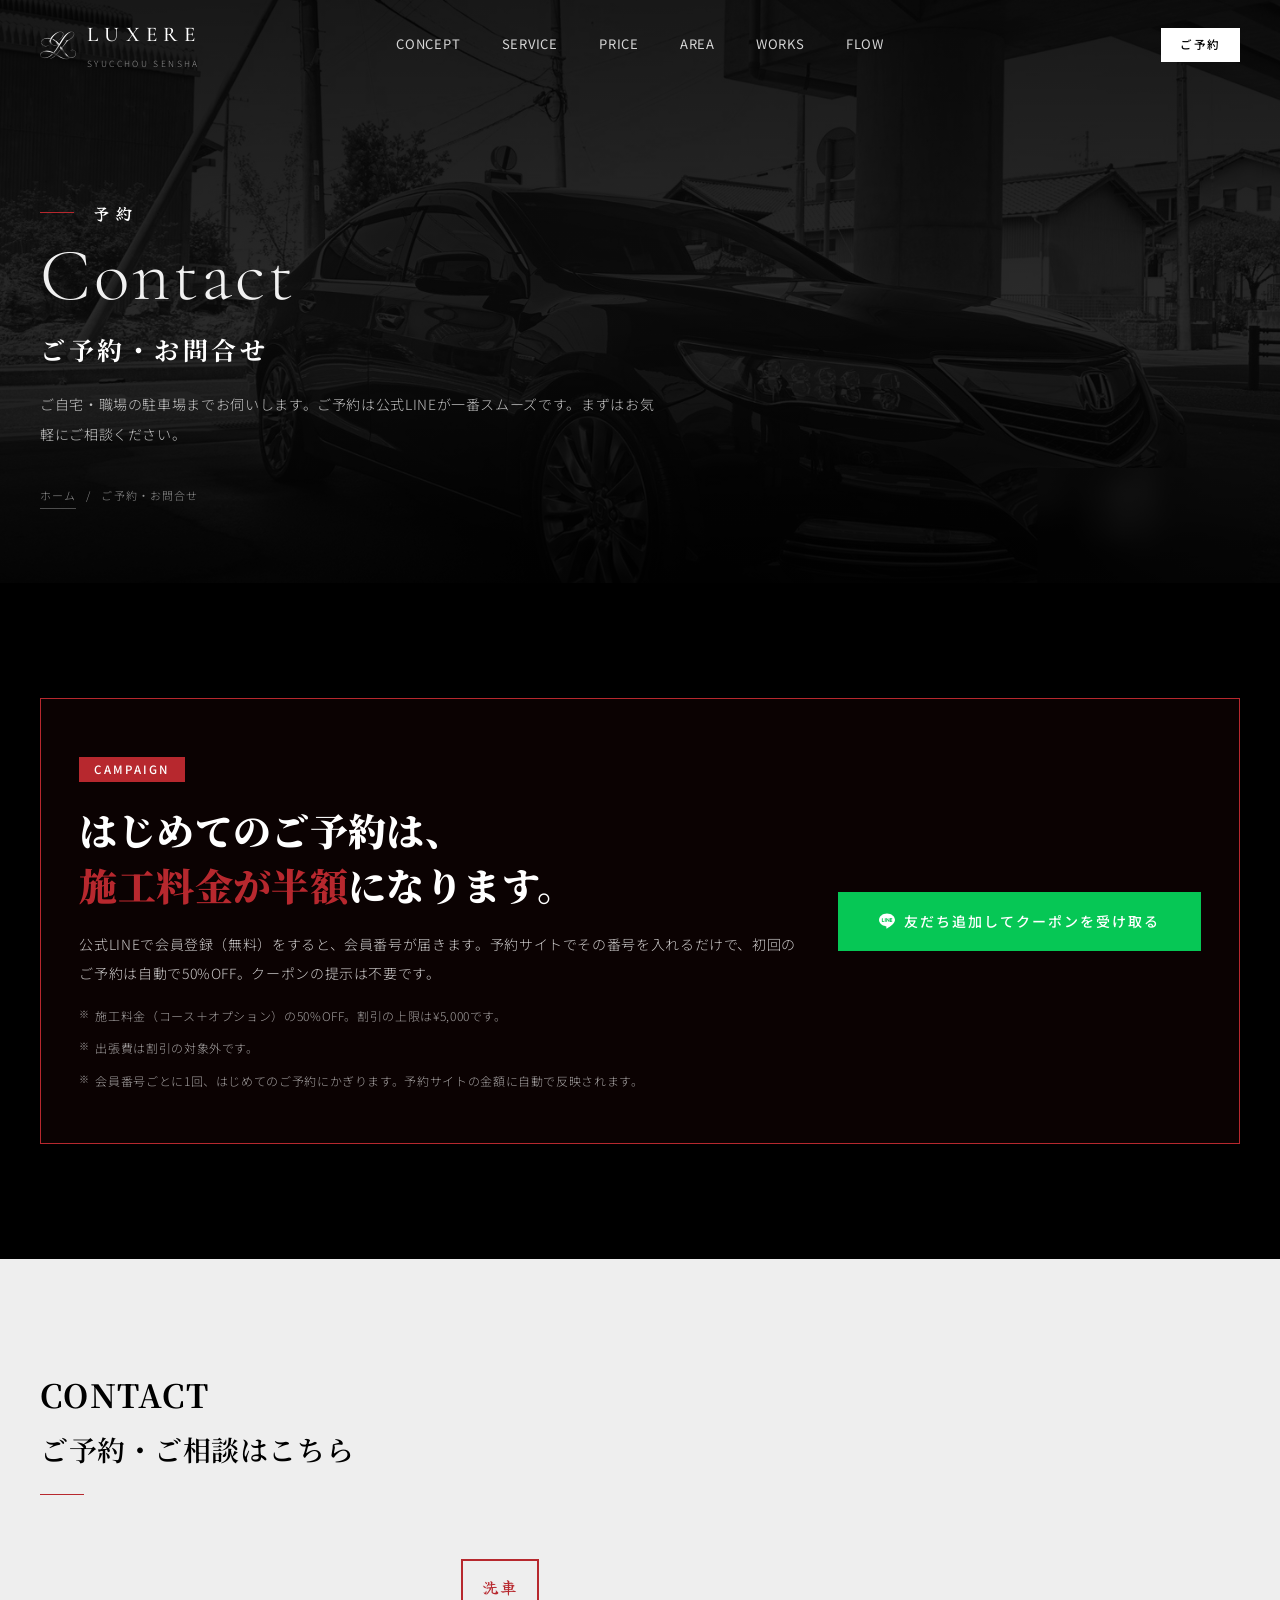
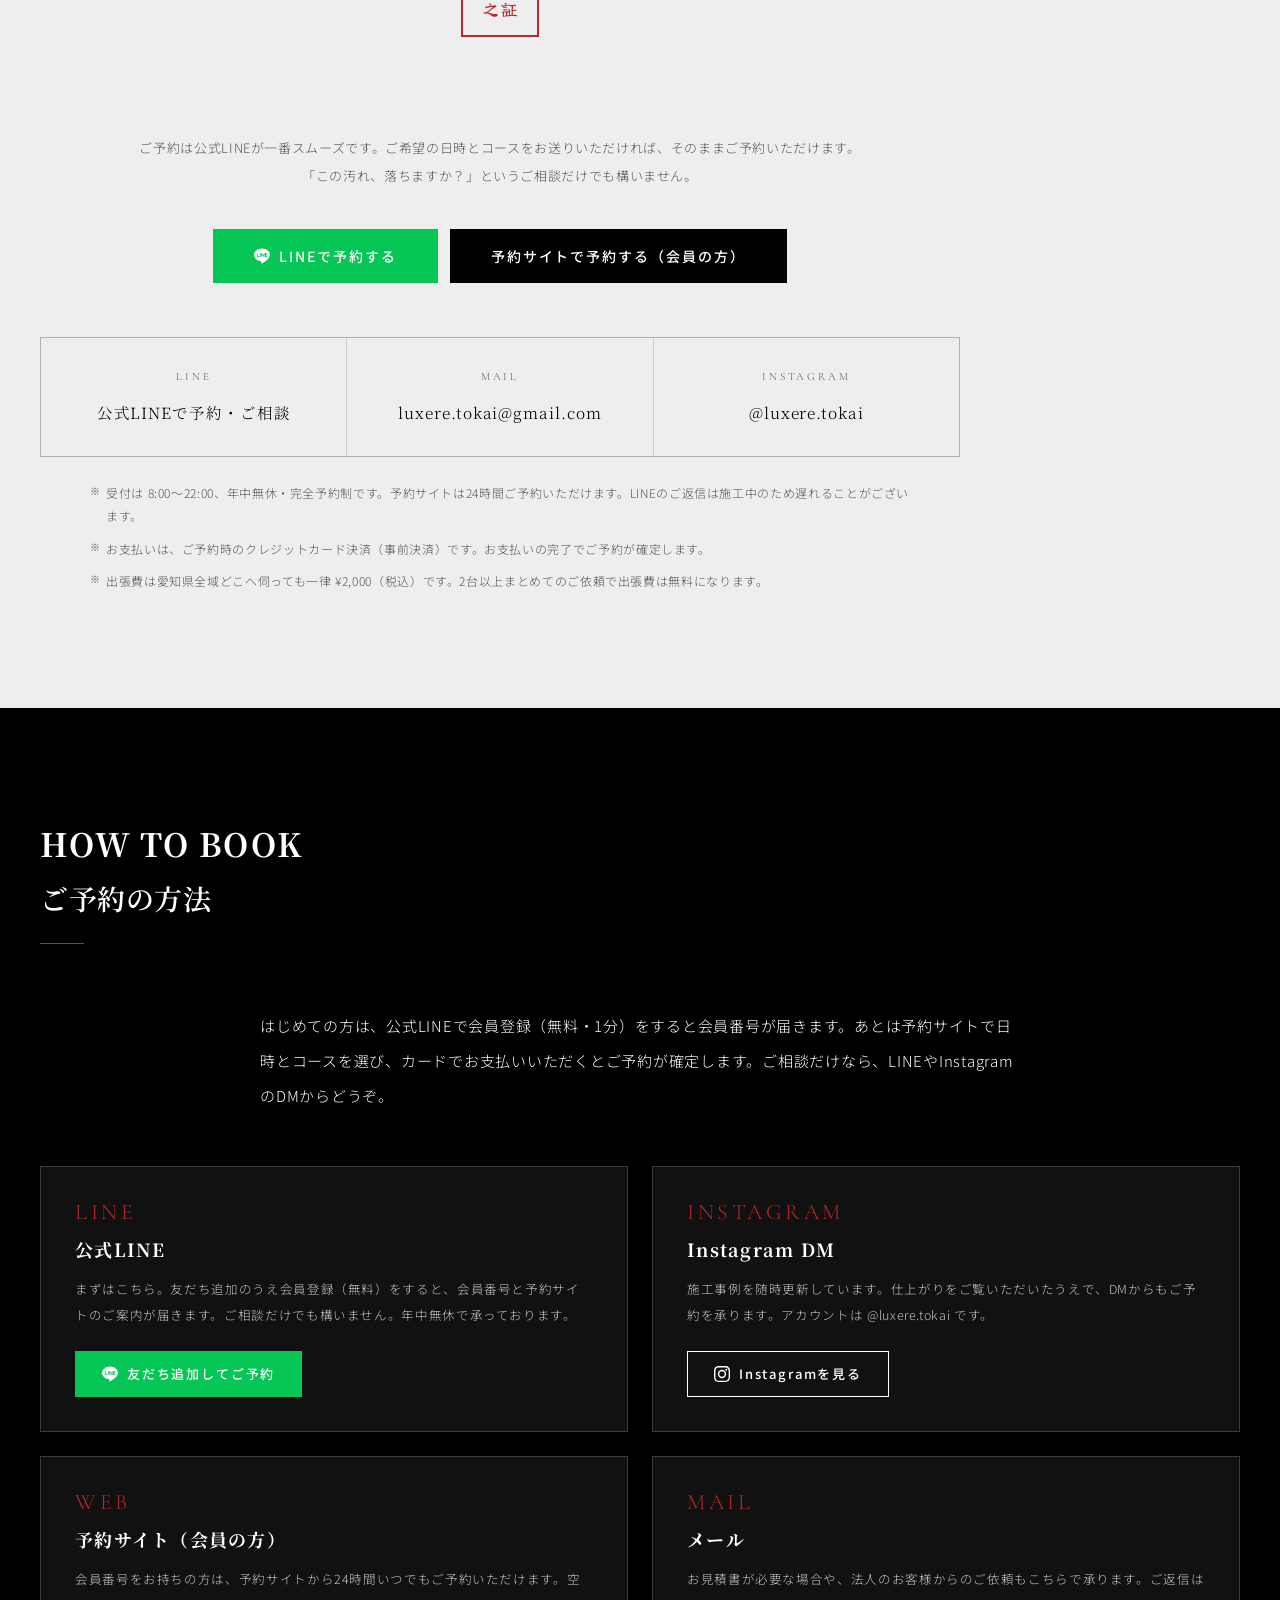
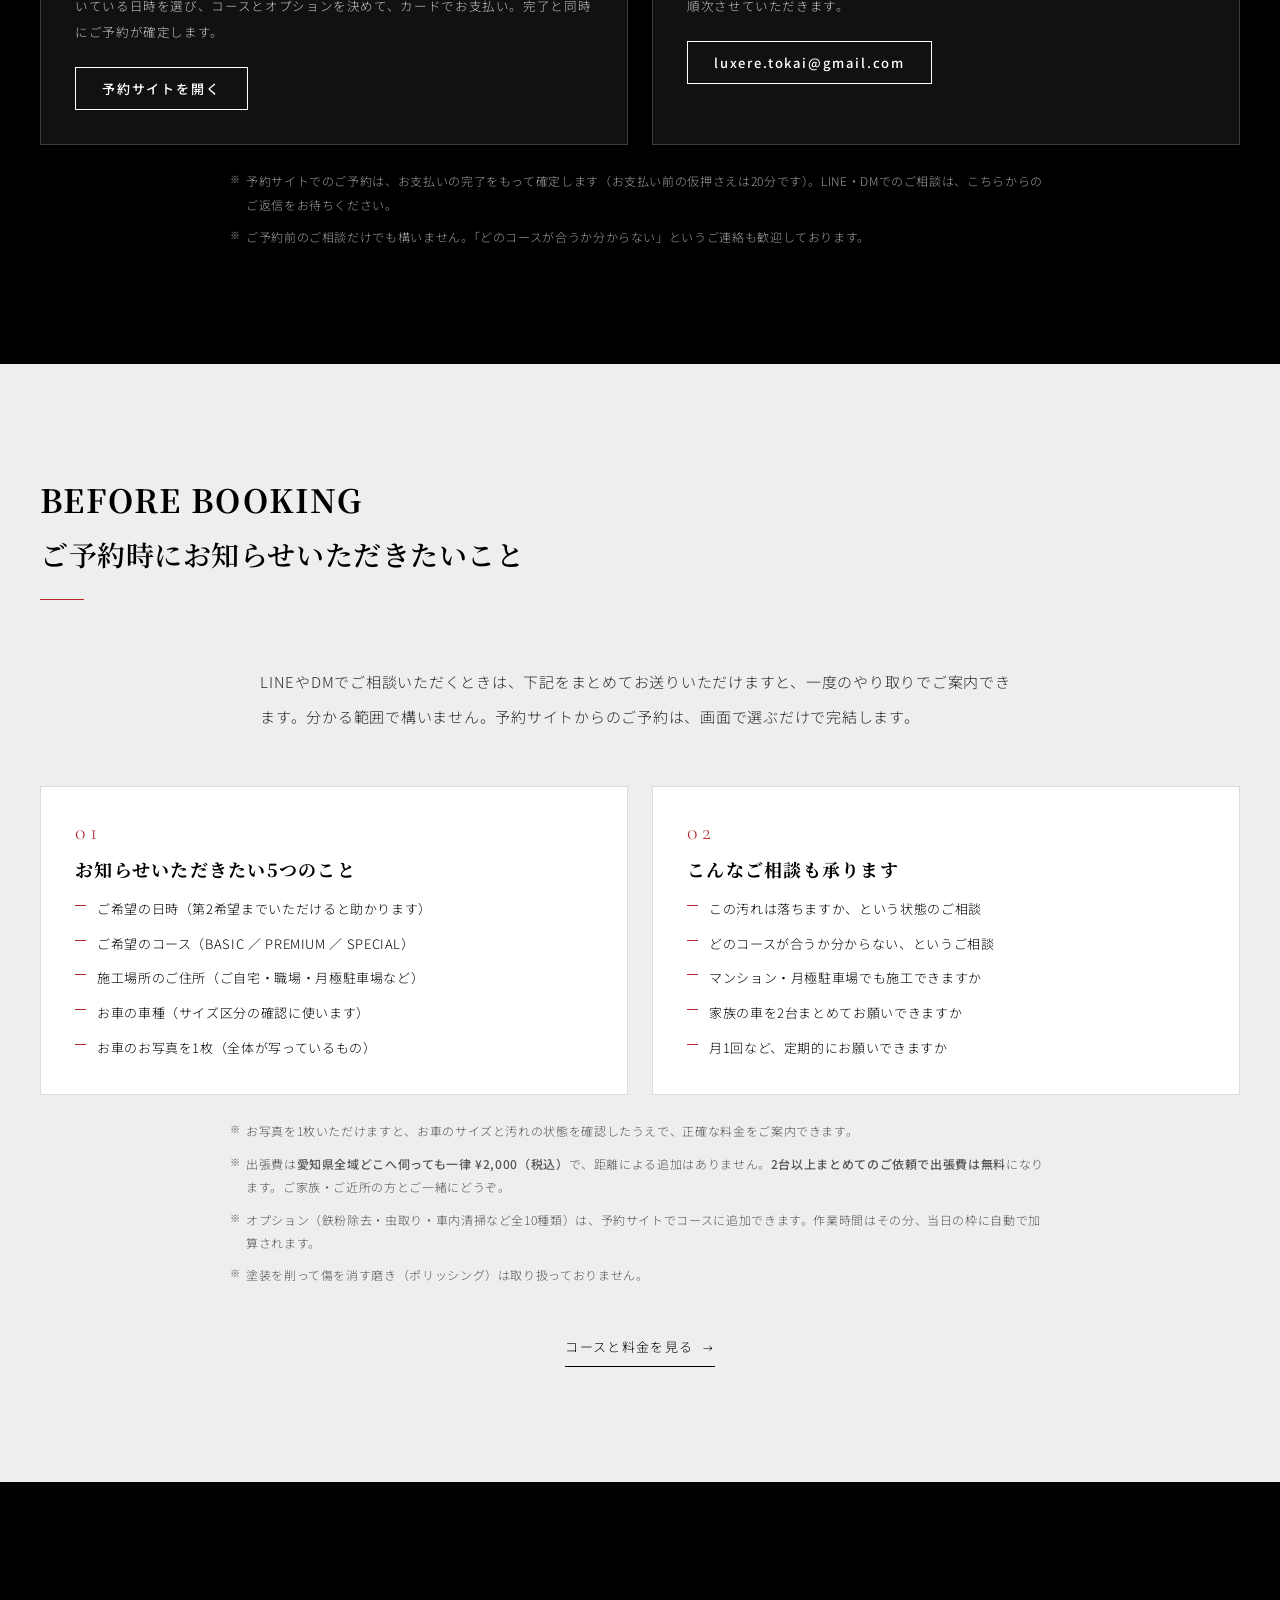
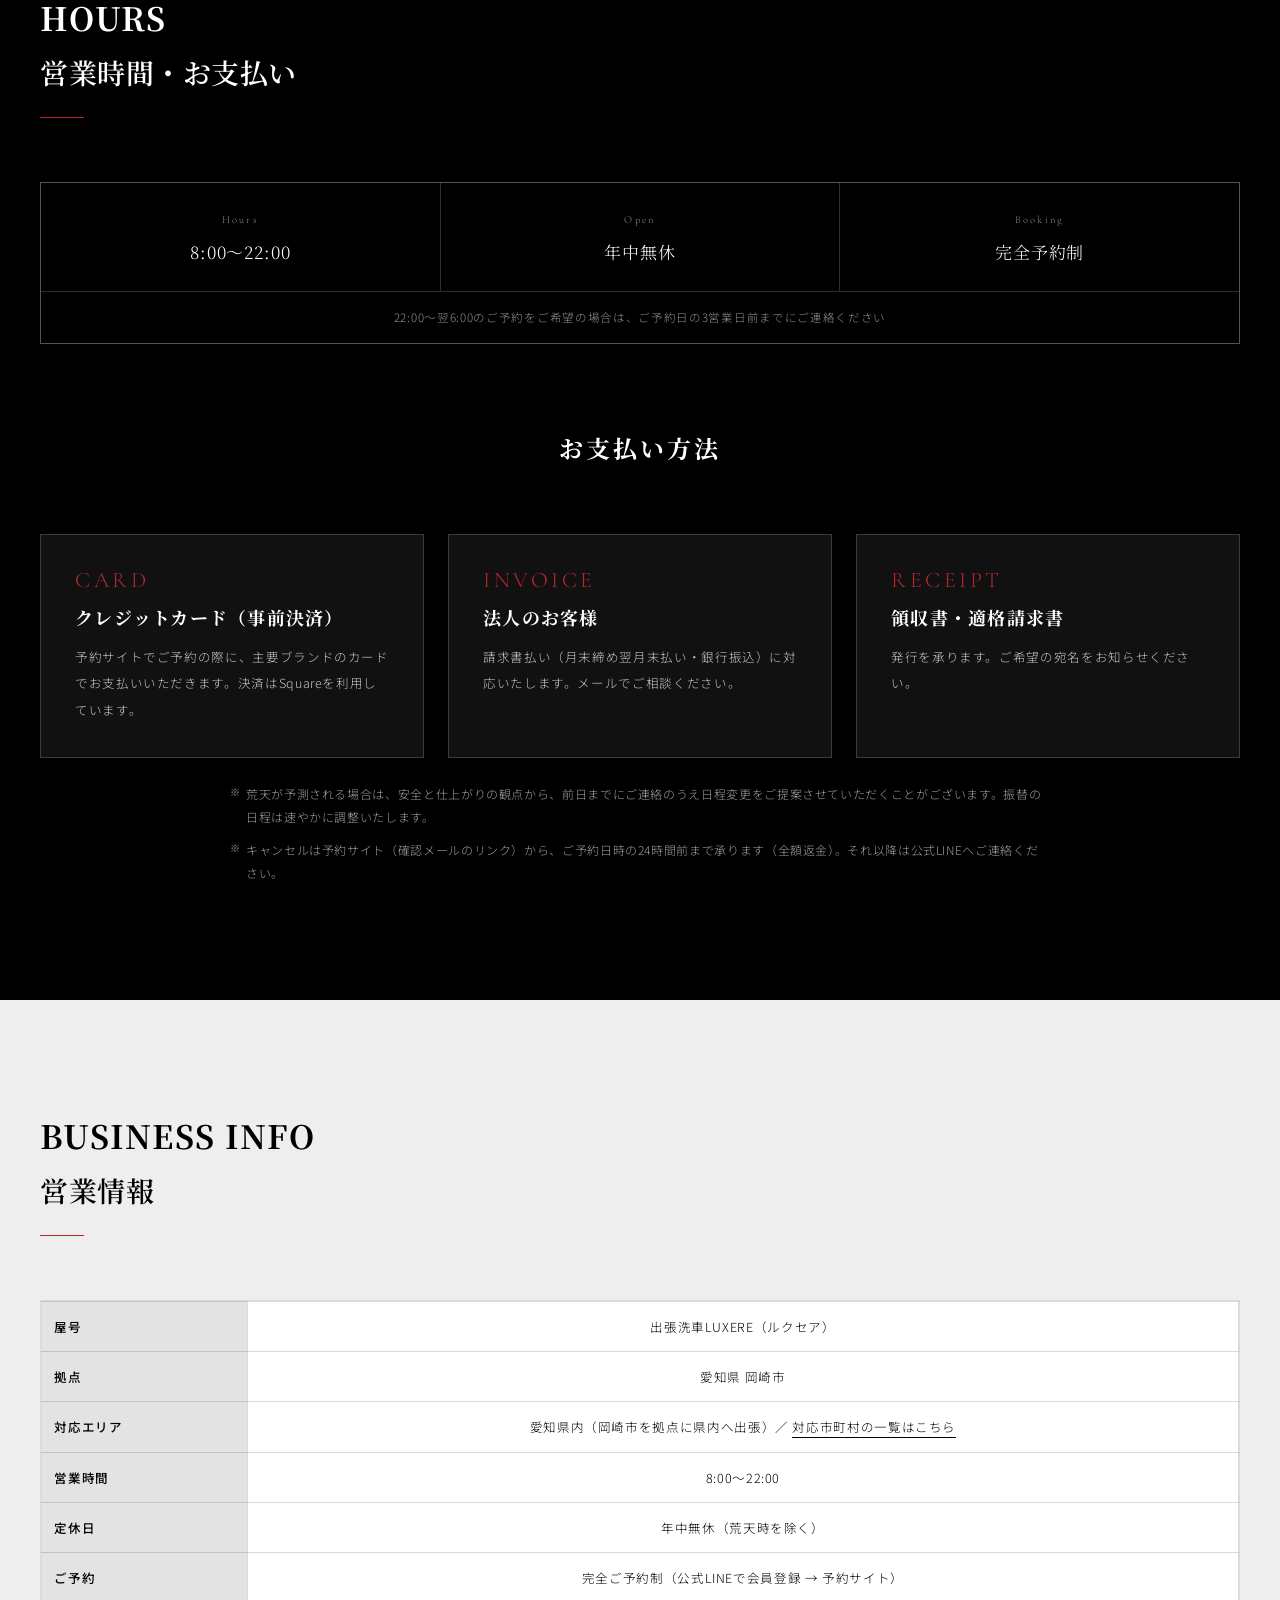
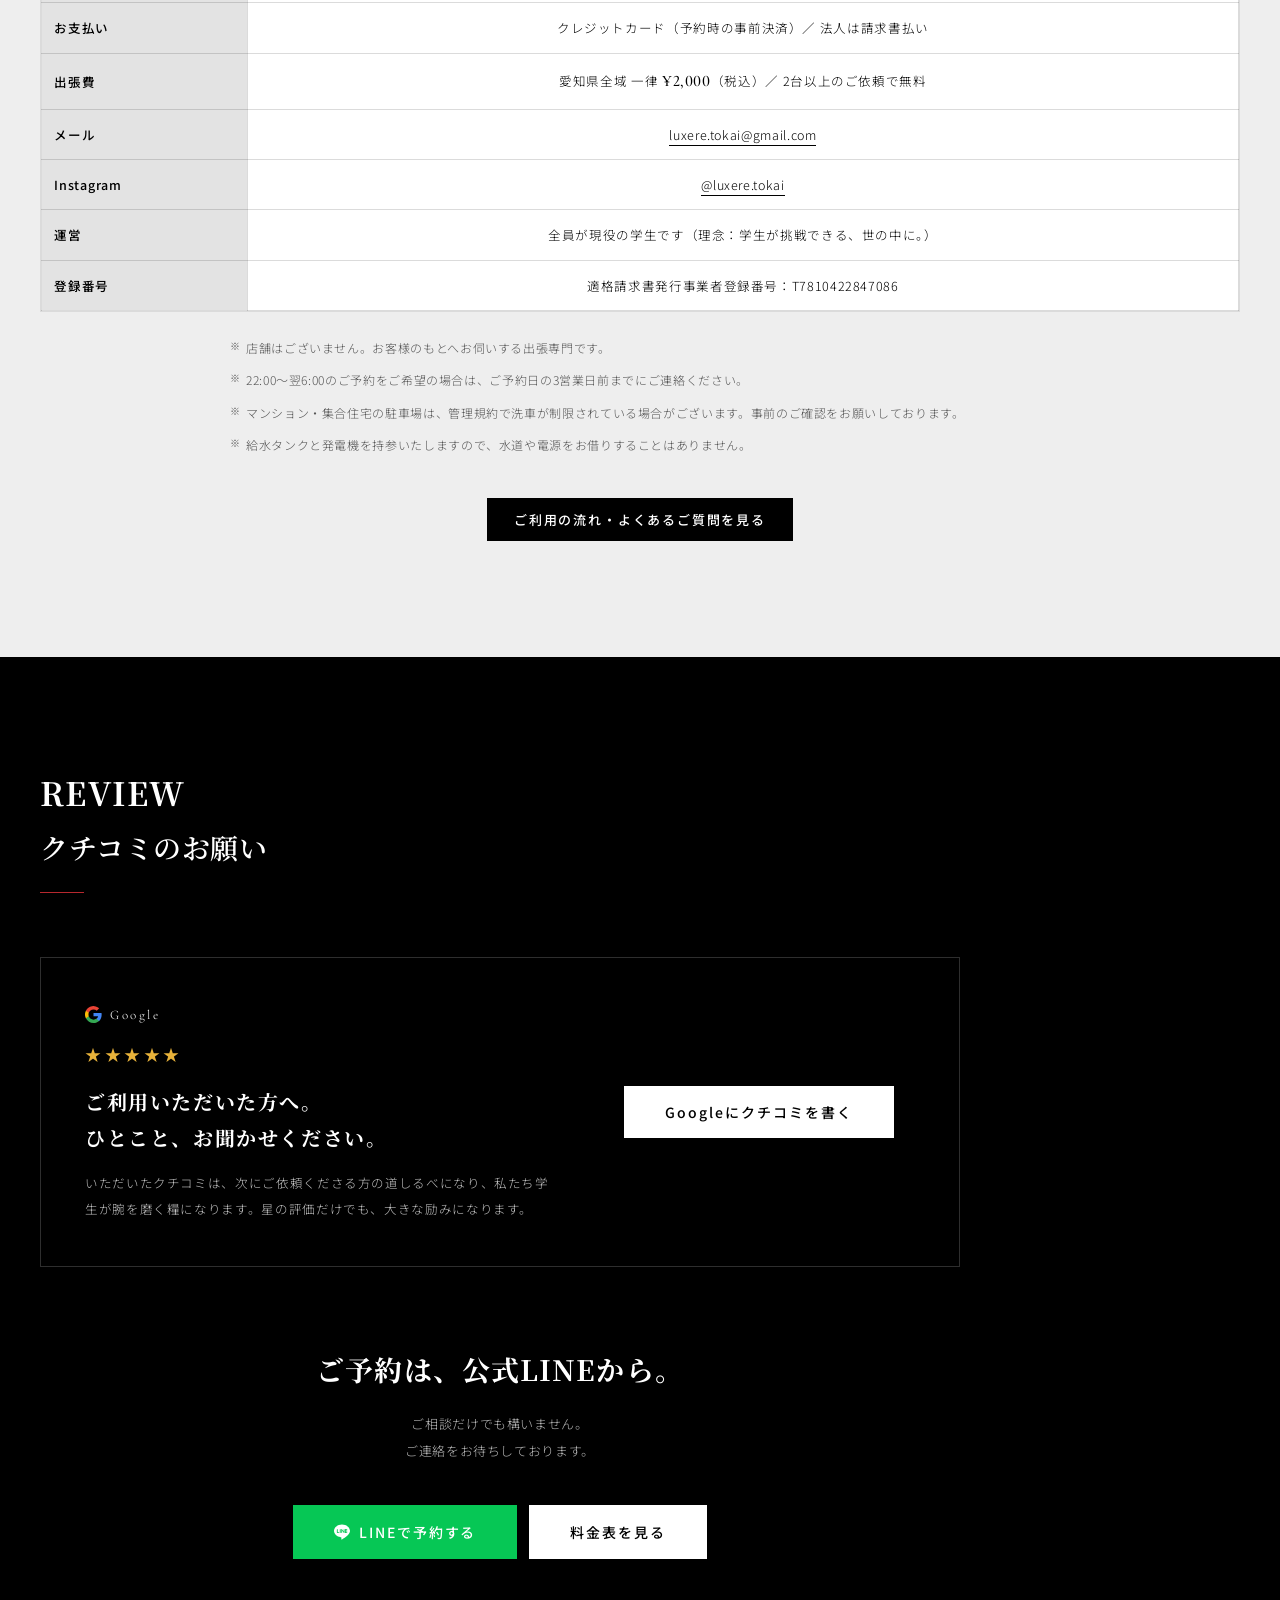
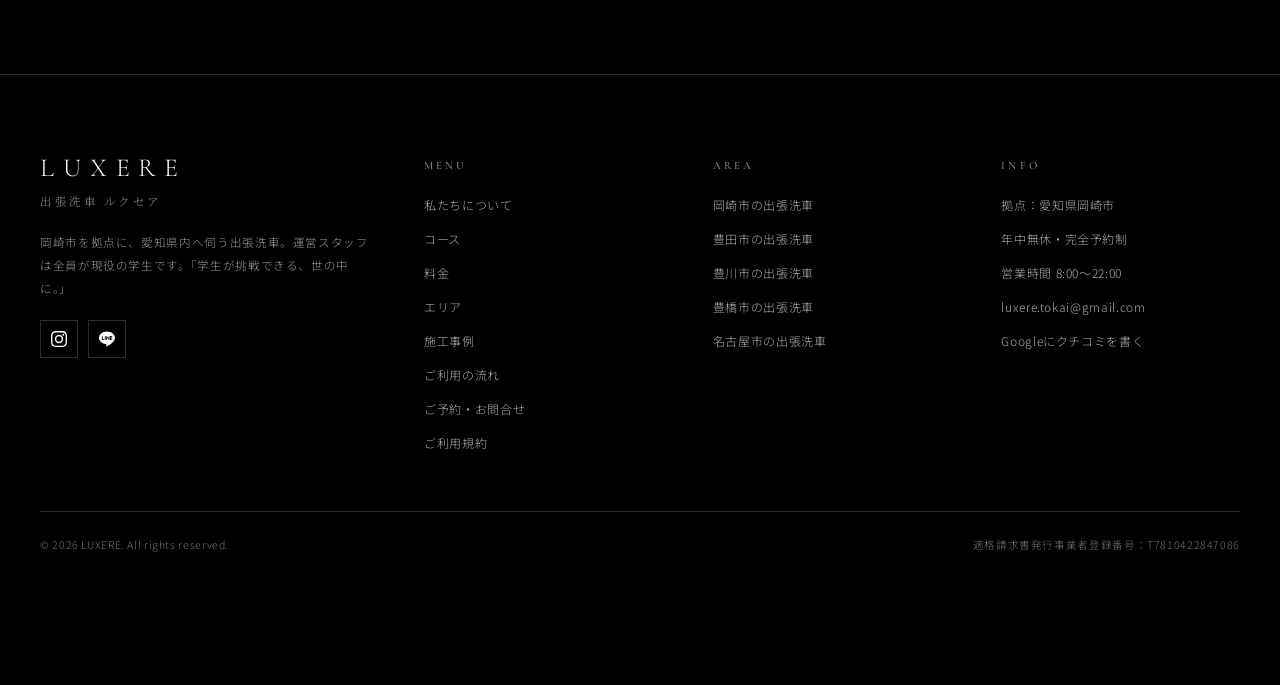
<file: contact.html>
<!DOCTYPE html>
<html lang="ja" class="no-js">
<head>
<script>document.documentElement.classList.remove('no-js');</script>
<meta charset="UTF-8">
<meta name="viewport" content="width=device-width,initial-scale=1">
<title>ご予約・お問合せ｜出張洗車LUXERE｜愛知県の出張洗車</title>
<meta name="description" content="出張洗車LUXEREのご予約は公式LINEまたはInstagram DMから。愛知県内・年中無休・完全予約制。お支払いはご予約時のクレジットカード決済（事前決済）です。">
<link rel="canonical" href="https://luxere.jp/contact.html">
<meta property="og:type" content="website">
<meta property="og:title" content="ご予約・お問合せ｜出張洗車LUXERE｜愛知県の出張洗車">
<meta property="og:description" content="出張洗車LUXEREのご予約は公式LINEまたはInstagram DMから。愛知県内・年中無休・完全予約制。お支払いはご予約時のクレジットカード決済（事前決済）です。">
<meta property="og:url" content="https://luxere.jp/contact.html">
<meta property="og:image" content="https://luxere.jp/assets/works/work10.jpg">
<meta property="og:site_name" content="出張洗車LUXERE">
<meta name="twitter:card" content="summary_large_image">
<meta name="theme-color" content="#000000">
<link rel="icon" href="assets/favicon.png">
<link rel="preconnect" href="https://fonts.googleapis.com">
<link rel="preconnect" href="https://fonts.gstatic.com" crossorigin>
<link href="https://fonts.googleapis.com/css2?family=Cormorant+Garamond:wght@300;400;500;600&family=Noto+Sans+JP:wght@300;400;500;700&family=Noto+Serif+JP:wght@400;500;600;700;900&family=Yuji+Boku&display=swap" rel="stylesheet">
<script type="application/ld+json">
{
 "@context": "https://schema.org",
 "@type": "AutoWash",
 "@id": "https://luxere.jp/#business",
 "name": "出張洗車LUXERE",
 "url": "https://luxere.jp/",
 "image": "https://luxere.jp/assets/logo.png",
 "email": "luxere.tokai@gmail.com",
 "priceRange": "¥4,400〜¥19,900",
 "address": {
  "@type": "PostalAddress",
  "addressLocality": "岡崎市",
  "addressRegion": "愛知県",
  "addressCountry": "JP"
 },
 "areaServed": [
  {
   "@type": "City",
   "name": "岡崎市"
  },
  {
   "@type": "City",
   "name": "豊田市"
  },
  {
   "@type": "City",
   "name": "豊川市"
  },
  {
   "@type": "City",
   "name": "豊橋市"
  },
  {
   "@type": "City",
   "name": "名古屋市"
  },
  {
   "@type": "City",
   "name": "安城市"
  },
  {
   "@type": "City",
   "name": "刈谷市"
  },
  {
   "@type": "City",
   "name": "知立市"
  },
  {
   "@type": "City",
   "name": "西尾市"
  },
  {
   "@type": "City",
   "name": "幸田町"
  },
  {
   "@type": "City",
   "name": "蒲郡市"
  },
  {
   "@type": "City",
   "name": "みよし市"
  }
 ],
 "openingHoursSpecification": [
  {
   "@type": "OpeningHoursSpecification",
   "dayOfWeek": [
    "Monday",
    "Tuesday",
    "Wednesday",
    "Thursday",
    "Friday",
    "Saturday",
    "Sunday"
   ],
   "opens": "08:00",
   "closes": "22:00"
  }
 ],
 "paymentAccepted": "クレジットカード（予約時の事前決済）, 銀行振込（法人）",
 "currenciesAccepted": "JPY",
 "sameAs": [
  "https://www.instagram.com/luxere.tokai/"
 ]
}
</script>
<script type="application/ld+json">
{
 "@context": "https://schema.org",
 "@type": "BreadcrumbList",
 "itemListElement": [
  {
   "@type": "ListItem",
   "position": 1,
   "name": "ホーム",
   "item": "https://luxere.jp/"
  },
  {
   "@type": "ListItem",
   "position": 2,
   "name": "ご予約・お問合せ",
   "item": "https://luxere.jp/contact.html"
  }
 ]
}
</script>
<link rel="stylesheet" href="assets/site.css">
</head>
<body>

<!-- ================= HEADER ================= -->
<header class="hd" id="hd">
  <div class="hd-in">
    <a href="index.html" class="logo">
      <img src="assets/logo-mark.png" alt="出張洗車LUXERE" width="36" height="36">
      <span><b>LUXERE</b><span>SYUCCHOU SENSHA</span></span>
    </a>
    <nav class="hd-nav">
      <a href="concept.html">CONCEPT</a>
      <a href="service.html">SERVICE</a>
      <a href="price.html">PRICE</a>
      <a href="area.html">AREA</a>
      <a href="works.html">WORKS</a>
      <a href="flow.html">FLOW</a>
    </nav>
    <div class="hd-cta">
      <a class="btn btn--fill btn--sm" href="contact.html">ご予約</a>
      <button class="burger" id="burger" aria-label="メニュー" aria-expanded="false"><i></i><i></i><i></i></button>
    </div>
  </div>
</header>

<div class="ov" id="ov">
  <div>
    <ul>
      <li><a href="index.html"><em>01</em>ホーム</a></li>
      <li><a href="concept.html"><em>02</em>私たちについて</a></li>
      <li><a href="service.html"><em>03</em>コース</a></li>
      <li><a href="price.html"><em>04</em>料金</a></li>
      <li><a href="area.html"><em>05</em>エリア</a></li>
      <li><a href="works.html"><em>06</em>施工事例</a></li>
      <li><a href="flow.html"><em>07</em>ご利用の流れ</a></li>
      <li><a href="contact.html"><em>08</em>ご予約・お問合せ</a></li>
    </ul>
    <div class="ov-cta">
      <a class="btn btn--line" href="https://lin.ee/YGredb0" target="_blank" rel="noopener">LINEで予約する</a>
      <a class="btn" href="contact.html">ご予約の方法</a>
    </div>
  </div>
</div>
<!-- ================= PAGE HERO ================= -->
<section class="phero">
  <div class="phero-bg"><img src="assets/works/work10.jpg" alt="" loading="lazy"></div>
  <div class="wrap phero-in">
    <div class="fude-eyebrow"><i></i><span>予約</span></div>
    <div class="en-big">Contact</div>
    <h1>ご予約・お問合せ</h1>
    <p class="lead">ご自宅・職場の駐車場までお伺いします。ご予約は公式LINEが一番スムーズです。まずはお気軽にご相談ください。</p>
    <div class="crumb"><a href="index.html">ホーム</a><span>/</span>ご予約・お問合せ</div>
  </div>
</section>

<!-- ================= CONTACT（第一導線） ================= -->
<!-- ================= COUPON ================= -->
<section class="sec sec--dark" id="coupon">
  <div class="wrap">
    <div class="coupon rv">
      <div>
        <span class="tag">CAMPAIGN</span>
        <h3>はじめてのご予約は、<br><b>施工料金が半額</b>になります。</h3>
        <p class="lead">公式LINEで会員登録（無料）をすると、会員番号が届きます。予約サイトでその番号を入れるだけで、初回のご予約は自動で50%OFF。クーポンの提示は不要です。</p>
        <ul class="notes">
          <li>施工料金（コース＋オプション）の50%OFF。割引の上限は¥5,000です。</li>
          <li>出張費は割引の対象外です。</li>
          <li>会員番号ごとに1回、はじめてのご予約にかぎります。予約サイトの金額に自動で反映されます。</li>
        </ul>
      </div>
      <div>
        <a class="btn btn--line btn--lg" href="https://lin.ee/YGredb0" target="_blank" rel="noopener"><svg viewBox="0 0 24 24"><path fill-rule="evenodd" d="M24 10.3C24 4.9 18.6.6 12 .6S0 4.9 0 10.3c0 4.8 4.3 8.8 10 9.6.4.1.9.2 1.1.6.1.3.1.7 0 1l-.2 1c0 .3-.2 1.2 1 .6s6.9-4.1 9.4-7c1.7-1.9 2.7-3.8 2.7-5.8zM7.5 13.5H4.9a.6.6 0 0 1-.6-.6V8.1a.6.6 0 1 1 1.3 0v4.1h1.9a.6.6 0 1 1 0 1.3zm2.5-.6a.6.6 0 1 1-1.3 0V8.1a.6.6 0 1 1 1.3 0zm5.7 0a.6.6 0 0 1-.4.6h-.2a.6.6 0 0 1-.5-.3l-2.4-3.3v2.9a.6.6 0 1 1-1.3 0V8.1a.6.6 0 0 1 .4-.6h.2c.2 0 .4.1.5.3l2.5 3.3V8.1a.6.6 0 1 1 1.2 0zm3.7-3a.6.6 0 1 1 0 1.3h-1.8v1.1h1.8a.6.6 0 1 1 0 1.3h-2.4a.6.6 0 0 1-.6-.6V8.1a.6.6 0 0 1 .6-.6h2.4a.6.6 0 1 1 0 1.3h-1.8v1.1z"/></svg>友だち追加してクーポンを受け取る</a>
      </div>
    </div>
  </div>
</section>

<section class="sec sec--light" id="contact">
  <div class="wrap wrap--n">
    <div class="ct">
      <div class="lbl rv">
        <h2>CONTACT</h2>
        <div class="sec-jp">ご予約・ご相談はこちら</div>
        <div class="bar"></div>
      </div>
      <div class="seal rv">洗車<br>之証</div>
      <h3 class="rv" data-d="1">今週末、駐車場で待つだけ。</h3>
      <p class="rv" data-d="1">ご予約は公式LINEが一番スムーズです。ご希望の日時とコースをお送りいただければ、そのままご予約いただけます。<br>「この汚れ、落ちますか？」というご相談だけでも構いません。</p>
      <div class="ct-btns rv" data-d="2">
        <a class="btn btn--line btn--lg" href="https://lin.ee/YGredb0" target="_blank" rel="noopener">
          <svg viewBox="0 0 24 24"><path fill-rule="evenodd" d="M24 10.3C24 4.9 18.6.6 12 .6S0 4.9 0 10.3c0 4.8 4.3 8.8 10 9.6.4.1.9.2 1.1.6.1.3.1.7 0 1l-.2 1c0 .3-.2 1.2 1 .6s6.9-4.1 9.4-7c1.7-1.9 2.7-3.8 2.7-5.8zM7.5 13.5H4.9a.6.6 0 0 1-.6-.6V8.1a.6.6 0 1 1 1.3 0v4.1h1.9a.6.6 0 1 1 0 1.3zm2.5-.6a.6.6 0 1 1-1.3 0V8.1a.6.6 0 1 1 1.3 0zm5.7 0a.6.6 0 0 1-.4.6h-.2a.6.6 0 0 1-.5-.3l-2.4-3.3v2.9a.6.6 0 1 1-1.3 0V8.1a.6.6 0 0 1 .4-.6h.2c.2 0 .4.1.5.3l2.5 3.3V8.1a.6.6 0 1 1 1.2 0zm3.7-3a.6.6 0 1 1 0 1.3h-1.8v1.1h1.8a.6.6 0 1 1 0 1.3h-2.4a.6.6 0 0 1-.6-.6V8.1a.6.6 0 0 1 .6-.6h2.4a.6.6 0 1 1 0 1.3h-1.8v1.1z"/></svg>
          LINEで予約する
        </a>
        <a class="btn btn--dark btn--lg" href="https://deluxe-mochi-5094c9.netlify.app/" target="_blank" rel="noopener">予約サイトで予約する（会員の方）</a>
      </div>

      <div class="ct-list rv" data-d="3">
        <a href="https://lin.ee/YGredb0" target="_blank" rel="noopener"><div class="k">LINE</div><div class="v">公式LINEで予約・ご相談</div></a>
        <a href="mailto:luxere.tokai@gmail.com"><div class="k">MAIL</div><div class="v">luxere.tokai@gmail.com</div></a>
        <a href="https://www.instagram.com/luxere.tokai/" target="_blank" rel="noopener"><div class="k">INSTAGRAM</div><div class="v">@luxere.tokai</div></a>
      </div>
    </div>

    <ul class="notes rv">
      <li>受付は 8:00〜22:00、年中無休・完全予約制です。予約サイトは24時間ご予約いただけます。LINEのご返信は施工中のため遅れることがございます。</li>
      <li>お支払いは、ご予約時のクレジットカード決済（事前決済）です。お支払いの完了でご予約が確定します。</li>
      <li>出張費は愛知県全域どこへ伺っても一律 ¥2,000（税込）です。2台以上まとめてのご依頼で出張費は無料になります。</li>
    </ul>
  </div>
</section>

<!-- ================= HOW TO BOOK ================= -->
<section class="sec sec--dark" id="how">
  <div class="wrap">
    <div class="lbl rv">
      <h2>HOW TO BOOK</h2>
      <div class="sec-jp">ご予約の方法</div>
      <div class="bar"></div>
    </div>
    <p class="body-txt rv" data-d="1" style="max-width:760px;margin-inline:auto;margin-bottom:clamp(34px,5vw,52px)">
      はじめての方は、公式LINEで会員登録（無料・1分）をすると会員番号が届きます。あとは予約サイトで日時とコースを選び、カードでお支払いいただくとご予約が確定します。ご相談だけなら、LINEやInstagramのDMからどうぞ。
    </p>

    <div class="grid-2">
      <article class="card rv">
        <div class="rn">LINE</div>
        <h3>公式LINE</h3>
        <p>まずはこちら。友だち追加のうえ会員登録（無料）をすると、会員番号と予約サイトのご案内が届きます。ご相談だけでも構いません。年中無休で承っております。</p>
        <div style="margin-top:22px">
          <a class="btn btn--line" href="https://lin.ee/YGredb0" target="_blank" rel="noopener">
            <svg viewBox="0 0 24 24"><path fill-rule="evenodd" d="M24 10.3C24 4.9 18.6.6 12 .6S0 4.9 0 10.3c0 4.8 4.3 8.8 10 9.6.4.1.9.2 1.1.6.1.3.1.7 0 1l-.2 1c0 .3-.2 1.2 1 .6s6.9-4.1 9.4-7c1.7-1.9 2.7-3.8 2.7-5.8zM7.5 13.5H4.9a.6.6 0 0 1-.6-.6V8.1a.6.6 0 1 1 1.3 0v4.1h1.9a.6.6 0 1 1 0 1.3zm2.5-.6a.6.6 0 1 1-1.3 0V8.1a.6.6 0 1 1 1.3 0zm5.7 0a.6.6 0 0 1-.4.6h-.2a.6.6 0 0 1-.5-.3l-2.4-3.3v2.9a.6.6 0 1 1-1.3 0V8.1a.6.6 0 0 1 .4-.6h.2c.2 0 .4.1.5.3l2.5 3.3V8.1a.6.6 0 1 1 1.2 0zm3.7-3a.6.6 0 1 1 0 1.3h-1.8v1.1h1.8a.6.6 0 1 1 0 1.3h-2.4a.6.6 0 0 1-.6-.6V8.1a.6.6 0 0 1 .6-.6h2.4a.6.6 0 1 1 0 1.3h-1.8v1.1z"/></svg>
            友だち追加してご予約
          </a>
        </div>
      </article>

      <article class="card rv" data-d="1">
        <div class="rn">INSTAGRAM</div>
        <h3>Instagram DM</h3>
        <p>施工事例を随時更新しています。仕上がりをご覧いただいたうえで、DMからもご予約を承ります。アカウントは @luxere.tokai です。</p>
        <div style="margin-top:22px">
          <a class="btn" href="https://www.instagram.com/luxere.tokai/" target="_blank" rel="noopener">
            <svg viewBox="0 0 24 24"><path d="M12 2.2c3.2 0 3.6 0 4.8.1 1.2.1 1.8.2 2.2.4.6.2 1 .5 1.5 1s.8.9 1 1.5c.2.4.3 1 .4 2.2.1 1.2.1 1.6.1 4.8s0 3.6-.1 4.8c-.1 1.2-.2 1.8-.4 2.2-.2.6-.5 1-1 1.5s-.9.8-1.5 1c-.4.2-1 .3-2.2.4-1.2.1-1.6.1-4.8.1s-3.6 0-4.8-.1c-1.2-.1-1.8-.2-2.2-.4-.6-.2-1-.5-1.5-1s-.8-.9-1-1.5c-.2-.4-.3-1-.4-2.2C2.2 15.6 2.2 15.2 2.2 12s0-3.6.1-4.8c.1-1.2.2-1.8.4-2.2.2-.6.5-1 1-1.5s.9-.8 1.5-1c.4-.2 1-.3 2.2-.4C8.4 2.2 8.8 2.2 12 2.2M12 0C8.7 0 8.3 0 7.1.1 5.8.1 5 .3 4.2.6c-.8.3-1.5.7-2.2 1.4C1.3 2.7.9 3.4.6 4.2.3 5 .1 5.8.1 7.1 0 8.3 0 8.7 0 12s0 3.7.1 4.9c0 1.3.2 2.1.5 2.9.3.8.7 1.5 1.4 2.2.7.7 1.4 1.1 2.2 1.4.8.3 1.6.5 2.9.5C8.3 24 8.7 24 12 24s3.7 0 4.9-.1c1.3 0 2.1-.2 2.9-.5.8-.3 1.5-.7 2.2-1.4.7-.7 1.1-1.4 1.4-2.2.3-.8.5-1.6.5-2.9.1-1.2.1-1.6.1-4.9s0-3.7-.1-4.9c0-1.3-.2-2.1-.5-2.9-.3-.8-.7-1.5-1.4-2.2-.7-.7-1.4-1.1-2.2-1.4C21 .3 20.2.1 18.9.1 17.7 0 17.3 0 14 0h-2z"/><path d="M12 5.8A6.2 6.2 0 1 0 18.2 12 6.2 6.2 0 0 0 12 5.8zm0 10.2A4 4 0 1 1 16 12a4 4 0 0 1-4 4z"/><circle cx="18.4" cy="5.6" r="1.4"/></svg>
            Instagramを見る
          </a>
        </div>
      </article>

      <article class="card rv" data-d="2">
        <div class="rn">WEB</div>
        <h3>予約サイト（会員の方）</h3>
        <p>会員番号をお持ちの方は、予約サイトから24時間いつでもご予約いただけます。空いている日時を選び、コースとオプションを決めて、カードでお支払い。完了と同時にご予約が確定します。</p>
        <div style="margin-top:22px">
          <a class="btn" href="https://deluxe-mochi-5094c9.netlify.app/" target="_blank" rel="noopener">予約サイトを開く</a>
        </div>
      </article>

      <article class="card rv" data-d="3">
        <div class="rn">MAIL</div>
        <h3>メール</h3>
        <p>お見積書が必要な場合や、法人のお客様からのご依頼もこちらで承ります。ご返信は順次させていただきます。</p>
        <div style="margin-top:22px">
          <a class="btn" href="mailto:luxere.tokai@gmail.com">luxere.tokai@gmail.com</a>
        </div>
      </article>
    </div>

    <ul class="notes rv">
      <li>予約サイトでのご予約は、お支払いの完了をもって確定します（お支払い前の仮押さえは20分です）。LINE・DMでのご相談は、こちらからのご返信をお待ちください。</li>
      <li>ご予約前のご相談だけでも構いません。「どのコースが合うか分からない」というご連絡も歓迎しております。</li>
    </ul>
  </div>
</section>

<!-- ================= BEFORE BOOKING ================= -->
<section class="sec sec--light" id="before">
  <div class="wrap">
    <div class="lbl rv">
      <h2>BEFORE BOOKING</h2>
      <div class="sec-jp">ご予約時にお知らせいただきたいこと</div>
      <div class="bar"></div>
    </div>
    <p class="body-txt rv" data-d="1" style="max-width:760px;margin-inline:auto;margin-bottom:clamp(34px,5vw,52px)">
      LINEやDMでご相談いただくときは、下記をまとめてお送りいただけますと、一度のやり取りでご案内できます。分かる範囲で構いません。予約サイトからのご予約は、画面で選ぶだけで完結します。
    </p>

    <div class="grid-2">
      <article class="card rv">
        <div class="rn">01</div>
        <h3>お知らせいただきたい5つのこと</h3>
        <ul class="tick">
          <li>ご希望の日時（第2希望までいただけると助かります）</li>
          <li>ご希望のコース（BASIC ／ PREMIUM ／ SPECIAL）</li>
          <li>施工場所のご住所（ご自宅・職場・月極駐車場など）</li>
          <li>お車の車種（サイズ区分の確認に使います）</li>
          <li>お車のお写真を1枚（全体が写っているもの）</li>
        </ul>
      </article>

      <article class="card rv" data-d="1">
        <div class="rn">02</div>
        <h3>こんなご相談も承ります</h3>
        <ul class="tick">
          <li>この汚れは落ちますか、という状態のご相談</li>
          <li>どのコースが合うか分からない、というご相談</li>
          <li>マンション・月極駐車場でも施工できますか</li>
          <li>家族の車を2台まとめてお願いできますか</li>
          <li>月1回など、定期的にお願いできますか</li>
        </ul>
      </article>
    </div>

    <ul class="notes rv">
      <li>お写真を1枚いただけますと、お車のサイズと汚れの状態を確認したうえで、正確な料金をご案内できます。</li>
      <li>出張費は<strong>愛知県全域どこへ伺っても一律 ¥2,000（税込）</strong>で、距離による追加はありません。<strong>2台以上まとめてのご依頼で出張費は無料</strong>になります。ご家族・ご近所の方とご一緒にどうぞ。</li>
      <li>オプション（鉄粉除去・虫取り・車内清掃など全10種類）は、予約サイトでコースに追加できます。作業時間はその分、当日の枠に自動で加算されます。</li>
      <li>塗装を削って傷を消す磨き（ポリッシング）は取り扱っておりません。</li>
    </ul>

    <div class="center" style="margin-top:clamp(28px,4vw,42px)">
      <a class="link-arrow rv" href="price.html">コースと料金を見る</a>
    </div>
  </div>
</section>

<!-- ================= HOURS & PAYMENT ================= -->
<section class="sec sec--dark" id="hours">
  <div class="wrap">
    <div class="lbl rv">
      <h2>HOURS</h2>
      <div class="sec-jp">営業時間・お支払い</div>
      <div class="bar"></div>
    </div>

    <div class="stats rv">
      <div><div class="k">Hours</div><div class="v">8:00〜22:00</div></div>
      <div><div class="k">Open</div><div class="v">年中無休</div></div>
      <div><div class="k">Booking</div><div class="v">完全予約制</div></div>
      <div class="n">22:00〜翌6:00のご予約をご希望の場合は、ご予約日の3営業日前までにご連絡ください</div>
    </div>

    <div style="margin-top:clamp(50px,7vw,80px)">
      <div class="tbl-h rv">お支払い方法</div>
      <div class="tbl-note rv">お支払いは、ご予約時のクレジットカード決済（事前決済）です。当日のお支払いはございません。</div>
      <div class="grid-3">
        <article class="card rv">
          <div class="rn">CARD</div>
          <h3>クレジットカード（事前決済）</h3>
          <p>予約サイトでご予約の際に、主要ブランドのカードでお支払いいただきます。決済はSquareを利用しています。</p>
        </article>
        <article class="card rv" data-d="1">
          <div class="rn">INVOICE</div>
          <h3>法人のお客様</h3>
          <p>請求書払い（月末締め翌月末払い・銀行振込）に対応いたします。メールでご相談ください。</p>
        </article>
        <article class="card rv" data-d="2">
          <div class="rn">RECEIPT</div>
          <h3>領収書・適格請求書</h3>
          <p>発行を承ります。ご希望の宛名をお知らせください。</p>
        </article>
      </div>
      <ul class="notes rv">
        <li>荒天が予測される場合は、安全と仕上がりの観点から、前日までにご連絡のうえ日程変更をご提案させていただくことがございます。振替の日程は速やかに調整いたします。</li>
        <li>キャンセルは予約サイト（確認メールのリンク）から、ご予約日時の24時間前まで承ります（全額返金）。それ以降は公式LINEへご連絡ください。</li>
      </ul>
    </div>
  </div>
</section>

<!-- ================= BUSINESS INFO ================= -->
<section class="sec sec--light" id="info">
  <div class="wrap">
    <div class="lbl rv">
      <h2>BUSINESS INFO</h2>
      <div class="sec-jp">営業情報</div>
      <div class="bar"></div>
    </div>

    <div class="scroller rv">
      <table class="t">
        <tbody>
          <tr><th>屋号</th><td>出張洗車LUXERE（ルクセア）</td></tr>
          <tr><th>拠点</th><td>愛知県 岡崎市</td></tr>
          <tr><th>対応エリア</th><td>愛知県内（岡崎市を拠点に県内へ出張）／ <a class="tlink" href="area.html">対応市町村の一覧はこちら</a></td></tr>
          <tr><th>営業時間</th><td>8:00〜22:00</td></tr>
          <tr><th>定休日</th><td>年中無休（荒天時を除く）</td></tr>
          <tr><th>ご予約</th><td>完全ご予約制（公式LINEで会員登録 → 予約サイト）</td></tr>
          <tr><th>お支払い</th><td>クレジットカード（予約時の事前決済）／ 法人は請求書払い</td></tr>
          <tr><th>出張費</th><td>愛知県全域 一律 <b>¥2,000</b>（税込）／ 2台以上のご依頼で無料</td></tr>
          <tr><th>メール</th><td><a class="tlink" href="mailto:luxere.tokai@gmail.com">luxere.tokai@gmail.com</a></td></tr>
          <tr><th>Instagram</th><td><a class="tlink" href="https://www.instagram.com/luxere.tokai/" target="_blank" rel="noopener">@luxere.tokai</a></td></tr>
          <tr><th>運営</th><td>全員が現役の学生です（理念：学生が挑戦できる、世の中に。）</td></tr>
          <tr><th>登録番号</th><td>適格請求書発行事業者登録番号：T7810422847086</td></tr>
        </tbody>
      </table>
    </div>

    <ul class="notes rv">
      <li>店舗はございません。お客様のもとへお伺いする出張専門です。</li>
      <li>22:00〜翌6:00のご予約をご希望の場合は、ご予約日の3営業日前までにご連絡ください。</li>
      <li>マンション・集合住宅の駐車場は、管理規約で洗車が制限されている場合がございます。事前のご確認をお願いしております。</li>
      <li>給水タンクと発電機を持参いたしますので、水道や電源をお借りすることはありません。</li>
    </ul>

    <div class="center" style="margin-top:clamp(28px,4vw,42px)">
      <a class="btn btn--dark rv" href="flow.html">ご利用の流れ・よくあるご質問を見る</a>
    </div>
  </div>
</section>

<!-- ================= GOOGLE REVIEW ================= -->
<section class="sec sec--dark" id="review">
  <div class="wrap wrap--n">
    <div class="lbl rv">
      <h2>REVIEW</h2>
      <div class="sec-jp">クチコミのお願い</div>
      <div class="bar"></div>
    </div>

    <div class="review rv">
      <div>
        <div class="g-logo">
          <svg viewBox="0 0 24 24"><path fill="#4285F4" d="M23.5 12.3c0-.8-.1-1.6-.2-2.3H12v4.5h6.5a5.5 5.5 0 0 1-2.4 3.6v3h3.9c2.3-2.1 3.5-5.2 3.5-8.8z"/><path fill="#34A853" d="M12 24c3.2 0 5.9-1.1 7.9-2.9l-3.9-3a7.2 7.2 0 0 1-10.7-3.8h-4v3.1A12 12 0 0 0 12 24z"/><path fill="#FBBC05" d="M5.3 14.3a7.1 7.1 0 0 1 0-4.6v-3.1h-4a12 12 0 0 0 0 10.8l4-3.1z"/><path fill="#EA4335" d="M12 4.8c1.8 0 3.4.6 4.6 1.8l3.4-3.4A12 12 0 0 0 1.3 6.6l4 3.1A7.2 7.2 0 0 1 12 4.8z"/></svg>
          Google
        </div>
        <div class="g-stars">★★★★★</div>
        <h3>ご利用いただいた方へ。<br>ひとこと、お聞かせください。</h3>
        <p>いただいたクチコミは、次にご依頼くださる方の道しるべになり、私たち学生が腕を磨く糧になります。星の評価だけでも、大きな励みになります。</p>
      </div>
      <div class="center">
        <a class="btn btn--fill btn--lg" href="https://g.page/r/CdrTM04HjpwREAE/review" target="_blank" rel="noopener">Googleにクチコミを書く</a>
      </div>
    </div>

    <div class="ct" style="margin-top:clamp(50px,7vw,80px)">
      <h3 class="rv">ご予約は、公式LINEから。</h3>
      <p class="rv">ご相談だけでも構いません。<br>ご連絡をお待ちしております。</p>
      <div class="ct-btns rv" data-d="1">
        <a class="btn btn--line btn--lg" href="https://lin.ee/YGredb0" target="_blank" rel="noopener">
          <svg viewBox="0 0 24 24"><path fill-rule="evenodd" d="M24 10.3C24 4.9 18.6.6 12 .6S0 4.9 0 10.3c0 4.8 4.3 8.8 10 9.6.4.1.9.2 1.1.6.1.3.1.7 0 1l-.2 1c0 .3-.2 1.2 1 .6s6.9-4.1 9.4-7c1.7-1.9 2.7-3.8 2.7-5.8zM7.5 13.5H4.9a.6.6 0 0 1-.6-.6V8.1a.6.6 0 1 1 1.3 0v4.1h1.9a.6.6 0 1 1 0 1.3zm2.5-.6a.6.6 0 1 1-1.3 0V8.1a.6.6 0 1 1 1.3 0zm5.7 0a.6.6 0 0 1-.4.6h-.2a.6.6 0 0 1-.5-.3l-2.4-3.3v2.9a.6.6 0 1 1-1.3 0V8.1a.6.6 0 0 1 .4-.6h.2c.2 0 .4.1.5.3l2.5 3.3V8.1a.6.6 0 1 1 1.2 0zm3.7-3a.6.6 0 1 1 0 1.3h-1.8v1.1h1.8a.6.6 0 1 1 0 1.3h-2.4a.6.6 0 0 1-.6-.6V8.1a.6.6 0 0 1 .6-.6h2.4a.6.6 0 1 1 0 1.3h-1.8v1.1z"/></svg>
          LINEで予約する
        </a>
        <a class="btn btn--fill btn--lg" href="price.html">料金表を見る</a>
      </div>
    </div>
  </div>
</section>

<!-- ================= FOOTER ================= -->
<footer class="ft">
  <div class="wrap">
    <div class="ft-top">
      <div class="ft-brand">
        <div class="en">LUXERE</div>
        <div class="jp">出張洗車 ルクセア</div>
        <p>岡崎市を拠点に、愛知県内へ伺う出張洗車。運営スタッフは全員が現役の学生です。「学生が挑戦できる、世の中に。」</p>
        <div class="ft-soc">
          <a href="https://www.instagram.com/luxere.tokai/" target="_blank" rel="noopener" aria-label="Instagram"><svg viewBox="0 0 24 24"><path d="M12 2.2c3.2 0 3.6 0 4.8.1 1.2.1 1.8.2 2.2.4.6.2 1 .5 1.5 1s.8.9 1 1.5c.2.4.3 1 .4 2.2.1 1.2.1 1.6.1 4.8s0 3.6-.1 4.8c-.1 1.2-.2 1.8-.4 2.2-.2.6-.5 1-1 1.5s-.9.8-1.5 1c-.4.2-1 .3-2.2.4-1.2.1-1.6.1-4.8.1s-3.6 0-4.8-.1c-1.2-.1-1.8-.2-2.2-.4-.6-.2-1-.5-1.5-1s-.8-.9-1-1.5c-.2-.4-.3-1-.4-2.2C2.2 15.6 2.2 15.2 2.2 12s0-3.6.1-4.8c.1-1.2.2-1.8.4-2.2.2-.6.5-1 1-1.5s.9-.8 1.5-1c.4-.2 1-.3 2.2-.4C8.4 2.2 8.8 2.2 12 2.2M12 0C8.7 0 8.3 0 7.1.1 5.8.1 5 .3 4.2.6c-.8.3-1.5.7-2.2 1.4C1.3 2.7.9 3.4.6 4.2.3 5 .1 5.8.1 7.1 0 8.3 0 8.7 0 12s0 3.7.1 4.9c0 1.3.2 2.1.5 2.9.3.8.7 1.5 1.4 2.2.7.7 1.4 1.1 2.2 1.4.8.3 1.6.5 2.9.5C8.3 24 8.7 24 12 24s3.7 0 4.9-.1c1.3 0 2.1-.2 2.9-.5.8-.3 1.5-.7 2.2-1.4.7-.7 1.1-1.4 1.4-2.2.3-.8.5-1.6.5-2.9.1-1.2.1-1.6.1-4.9s0-3.7-.1-4.9c0-1.3-.2-2.1-.5-2.9-.3-.8-.7-1.5-1.4-2.2-.7-.7-1.4-1.1-2.2-1.4C21 .3 20.2.1 18.9.1 17.7 0 17.3 0 14 0h-2z"/><path d="M12 5.8A6.2 6.2 0 1 0 18.2 12 6.2 6.2 0 0 0 12 5.8zm0 10.2A4 4 0 1 1 16 12a4 4 0 0 1-4 4z"/><circle cx="18.4" cy="5.6" r="1.4"/></svg></a>
          <a href="https://lin.ee/YGredb0" target="_blank" rel="noopener" aria-label="公式LINE"><svg viewBox="0 0 24 24"><path fill-rule="evenodd" d="M24 10.3C24 4.9 18.6.6 12 .6S0 4.9 0 10.3c0 4.8 4.3 8.8 10 9.6.4.1.9.2 1.1.6.1.3.1.7 0 1l-.2 1c0 .3-.2 1.2 1 .6s6.9-4.1 9.4-7c1.7-1.9 2.7-3.8 2.7-5.8zM7.5 13.5H4.9a.6.6 0 0 1-.6-.6V8.1a.6.6 0 1 1 1.3 0v4.1h1.9a.6.6 0 1 1 0 1.3zm2.5-.6a.6.6 0 1 1-1.3 0V8.1a.6.6 0 1 1 1.3 0zm5.7 0a.6.6 0 0 1-.4.6h-.2a.6.6 0 0 1-.5-.3l-2.4-3.3v2.9a.6.6 0 1 1-1.3 0V8.1a.6.6 0 0 1 .4-.6h.2c.2 0 .4.1.5.3l2.5 3.3V8.1a.6.6 0 1 1 1.2 0zm3.7-3a.6.6 0 1 1 0 1.3h-1.8v1.1h1.8a.6.6 0 1 1 0 1.3h-2.4a.6.6 0 0 1-.6-.6V8.1a.6.6 0 0 1 .6-.6h2.4a.6.6 0 1 1 0 1.3h-1.8v1.1z"/></svg></a>
        </div>
      </div>
      <div>
        <h4>MENU</h4>
        <ul>
          <li><a href="concept.html">私たちについて</a></li>
          <li><a href="service.html">コース</a></li>
          <li><a href="price.html">料金</a></li>
          <li><a href="area.html">エリア</a></li>
          <li><a href="works.html">施工事例</a></li>
          <li><a href="flow.html">ご利用の流れ</a></li>
          <li><a href="contact.html">ご予約・お問合せ</a></li>
          <li><a href="terms.html">ご利用規約</a></li>
        </ul>
      </div>
      <div>
        <h4>AREA</h4>
        <ul>
          <li><a href="area/okazaki/">岡崎市の出張洗車</a></li>
          <li><a href="area/toyota/">豊田市の出張洗車</a></li>
          <li><a href="area/toyokawa/">豊川市の出張洗車</a></li>
          <li><a href="area/toyohashi/">豊橋市の出張洗車</a></li>
          <li><a href="area/nagoya/">名古屋市の出張洗車</a></li>
        </ul>
      </div>
      <div>
        <h4>INFO</h4>
        <ul>
          <li><span>拠点：愛知県岡崎市</span></li>
          <li><span>年中無休・完全予約制</span></li>
          <li><span>営業時間 8:00〜22:00</span></li>
          <li><a href="mailto:luxere.tokai@gmail.com">luxere.tokai@gmail.com</a></li>
          <li><a href="https://g.page/r/CdrTM04HjpwREAE/review" target="_blank" rel="noopener">Googleにクチコミを書く</a></li>
        </ul>
      </div>
    </div>
    <div class="ft-bot">
      <span>&copy; 2026 LUXERE. All rights reserved.</span>
      <span>適格請求書発行事業者登録番号：T7810422847086</span>
    </div>
  </div>
</footer>

<div class="mbar">
  <a href="contact.html">ご予約の方法</a>
  <a class="line" href="https://lin.ee/YGredb0" target="_blank" rel="noopener">LINEで予約する</a>
</div>

<script src="assets/site.js"></script>
</body>
</html>
</file>
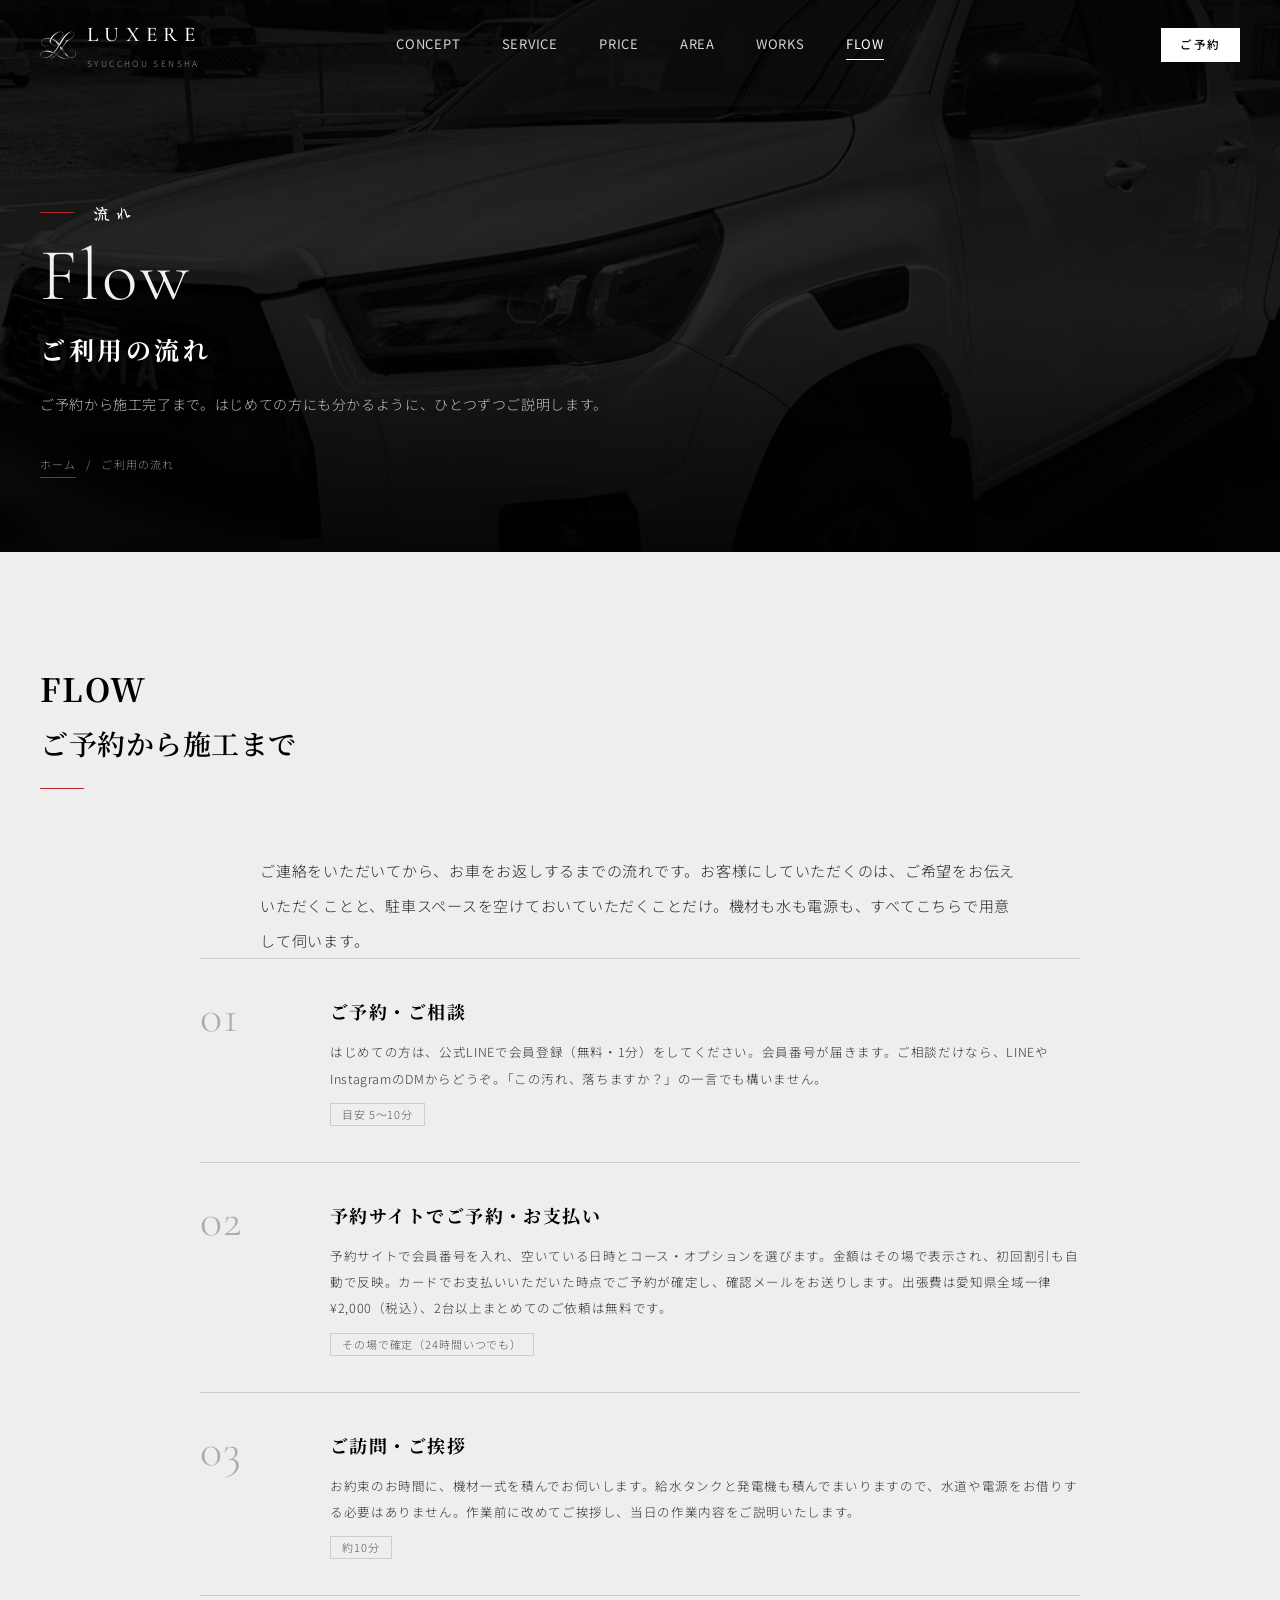
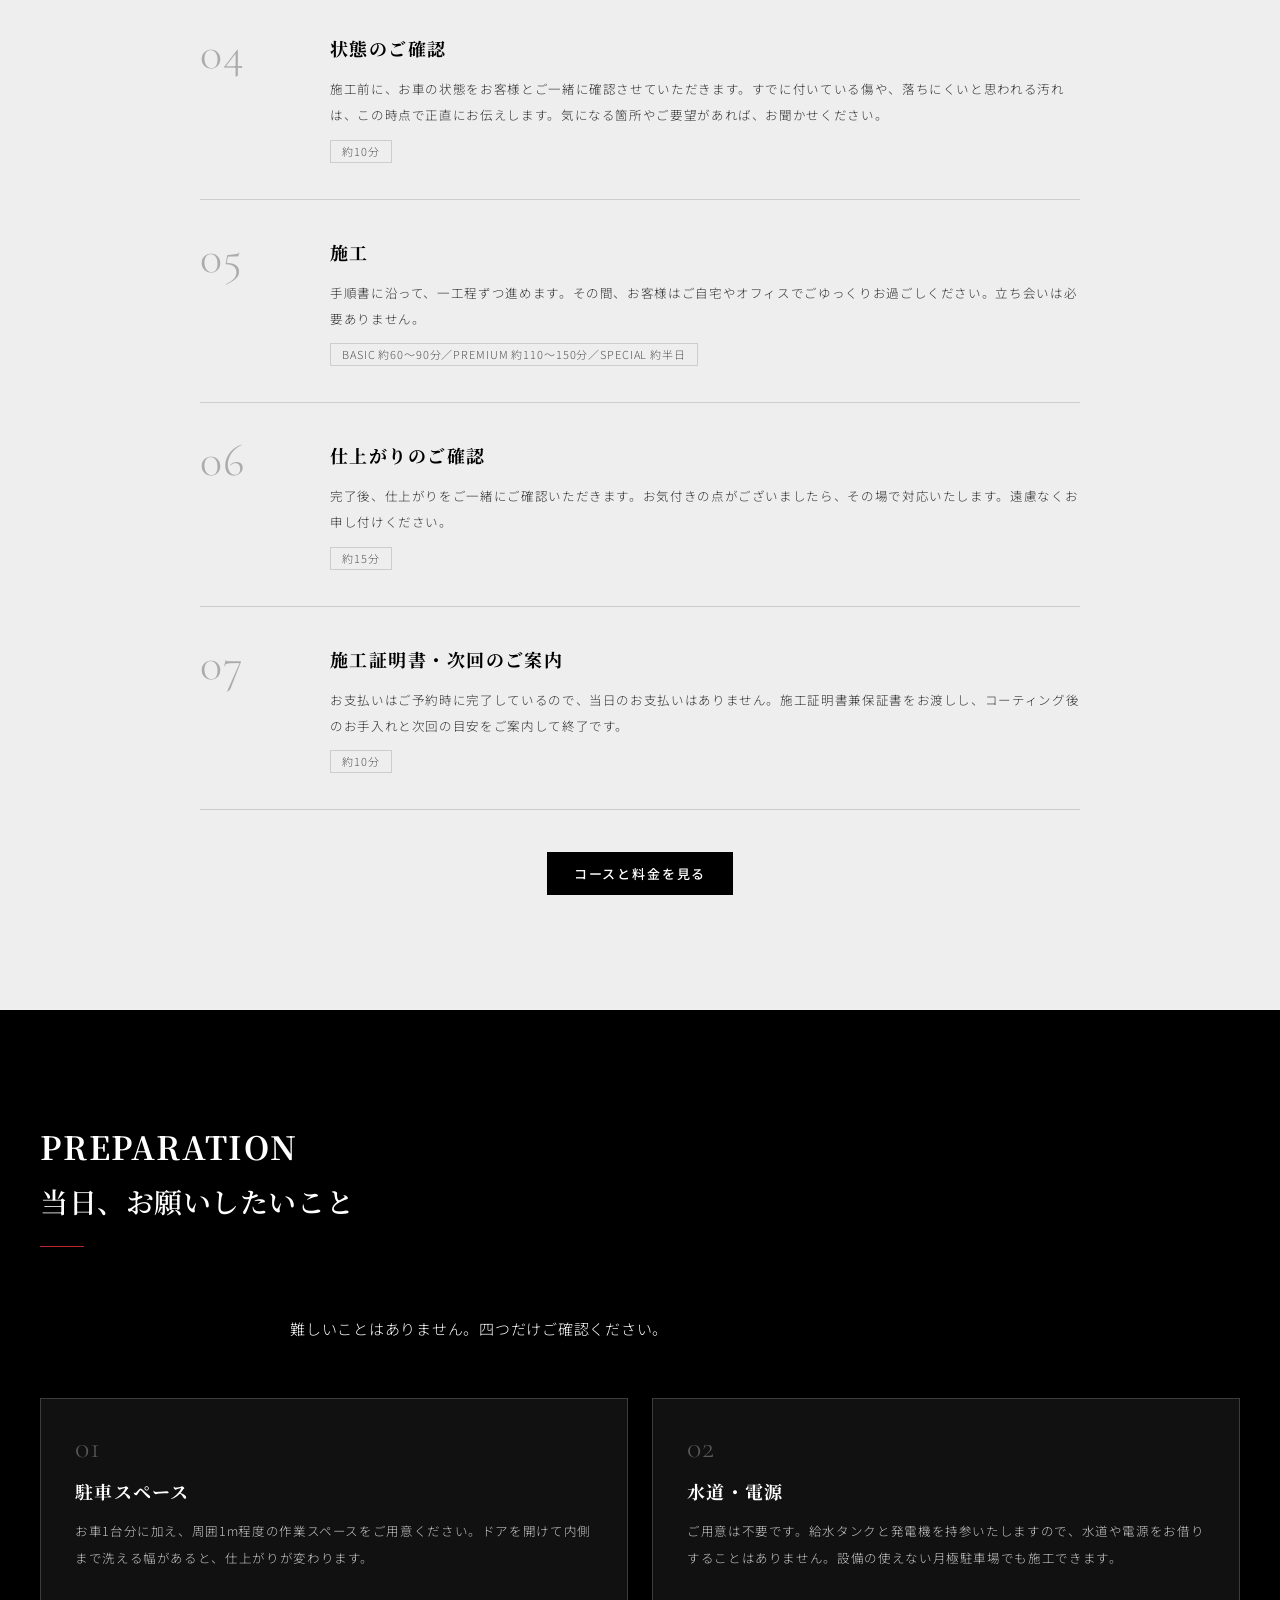
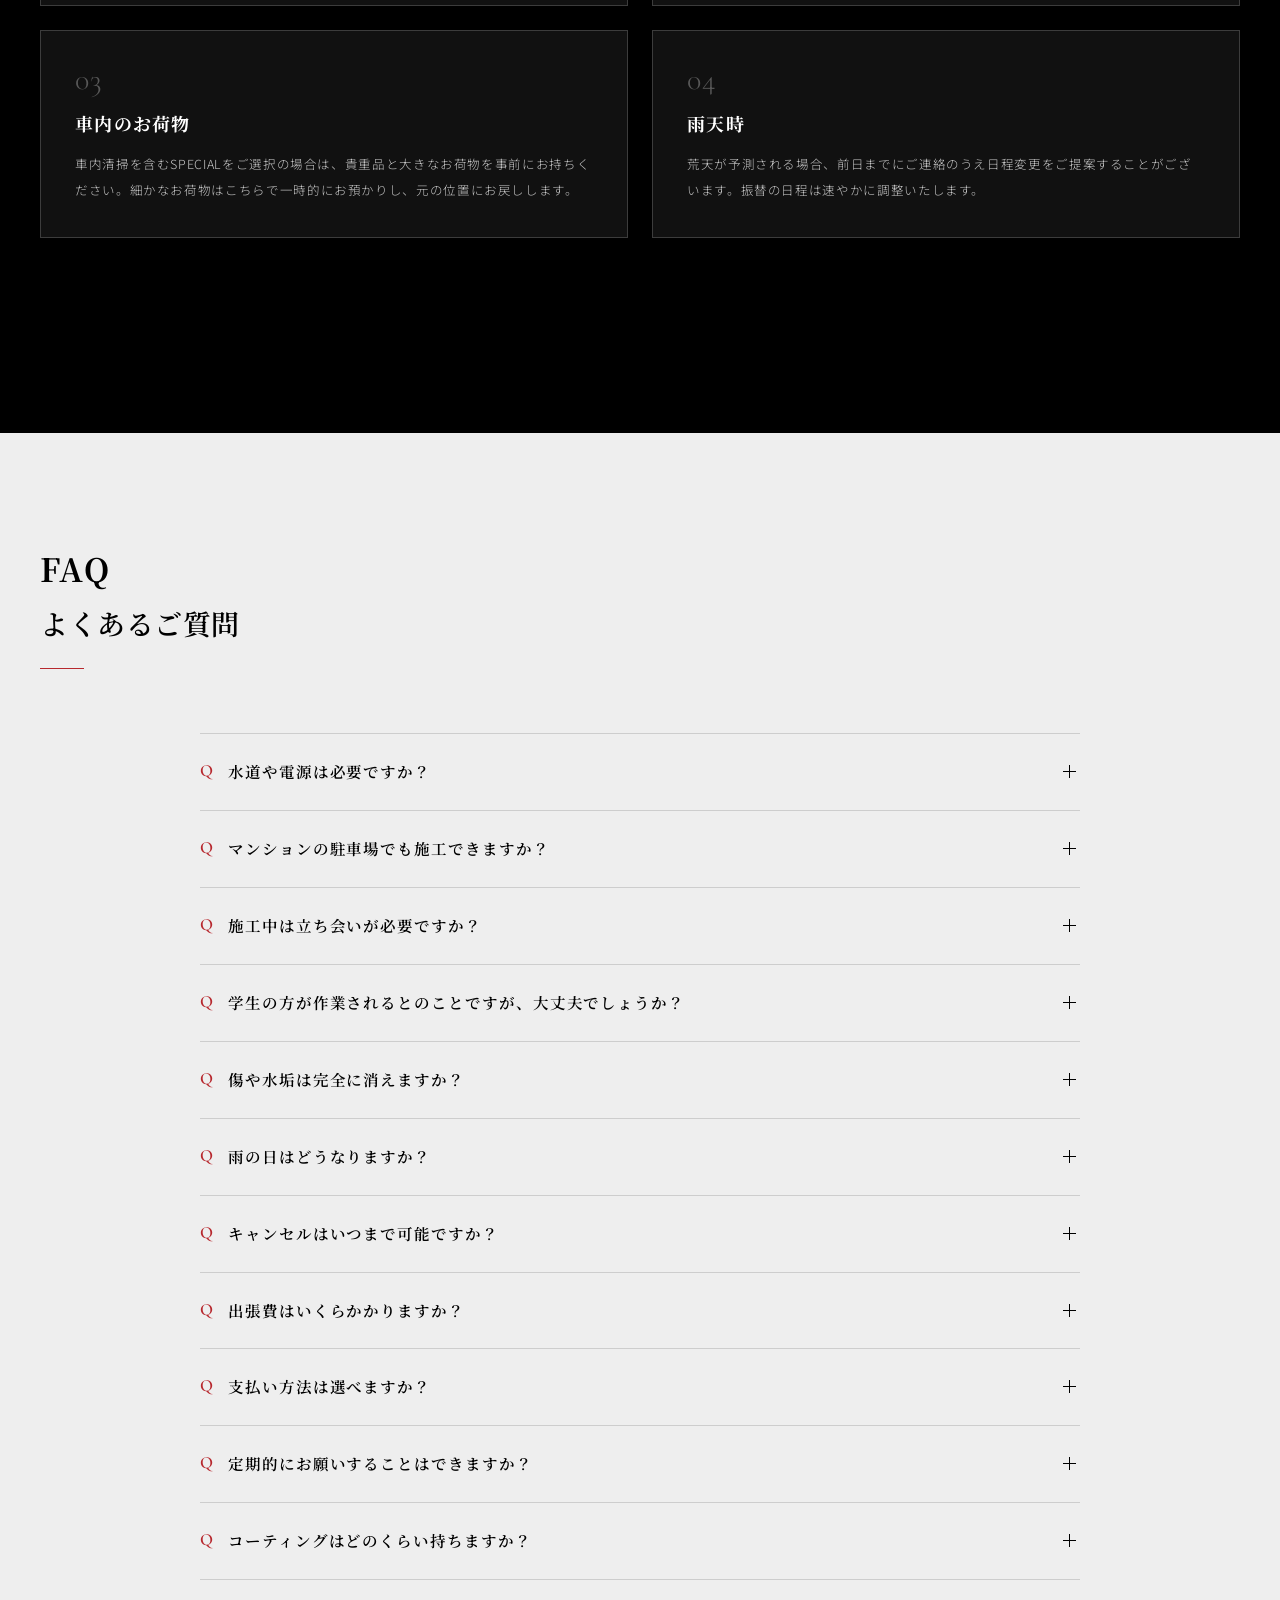
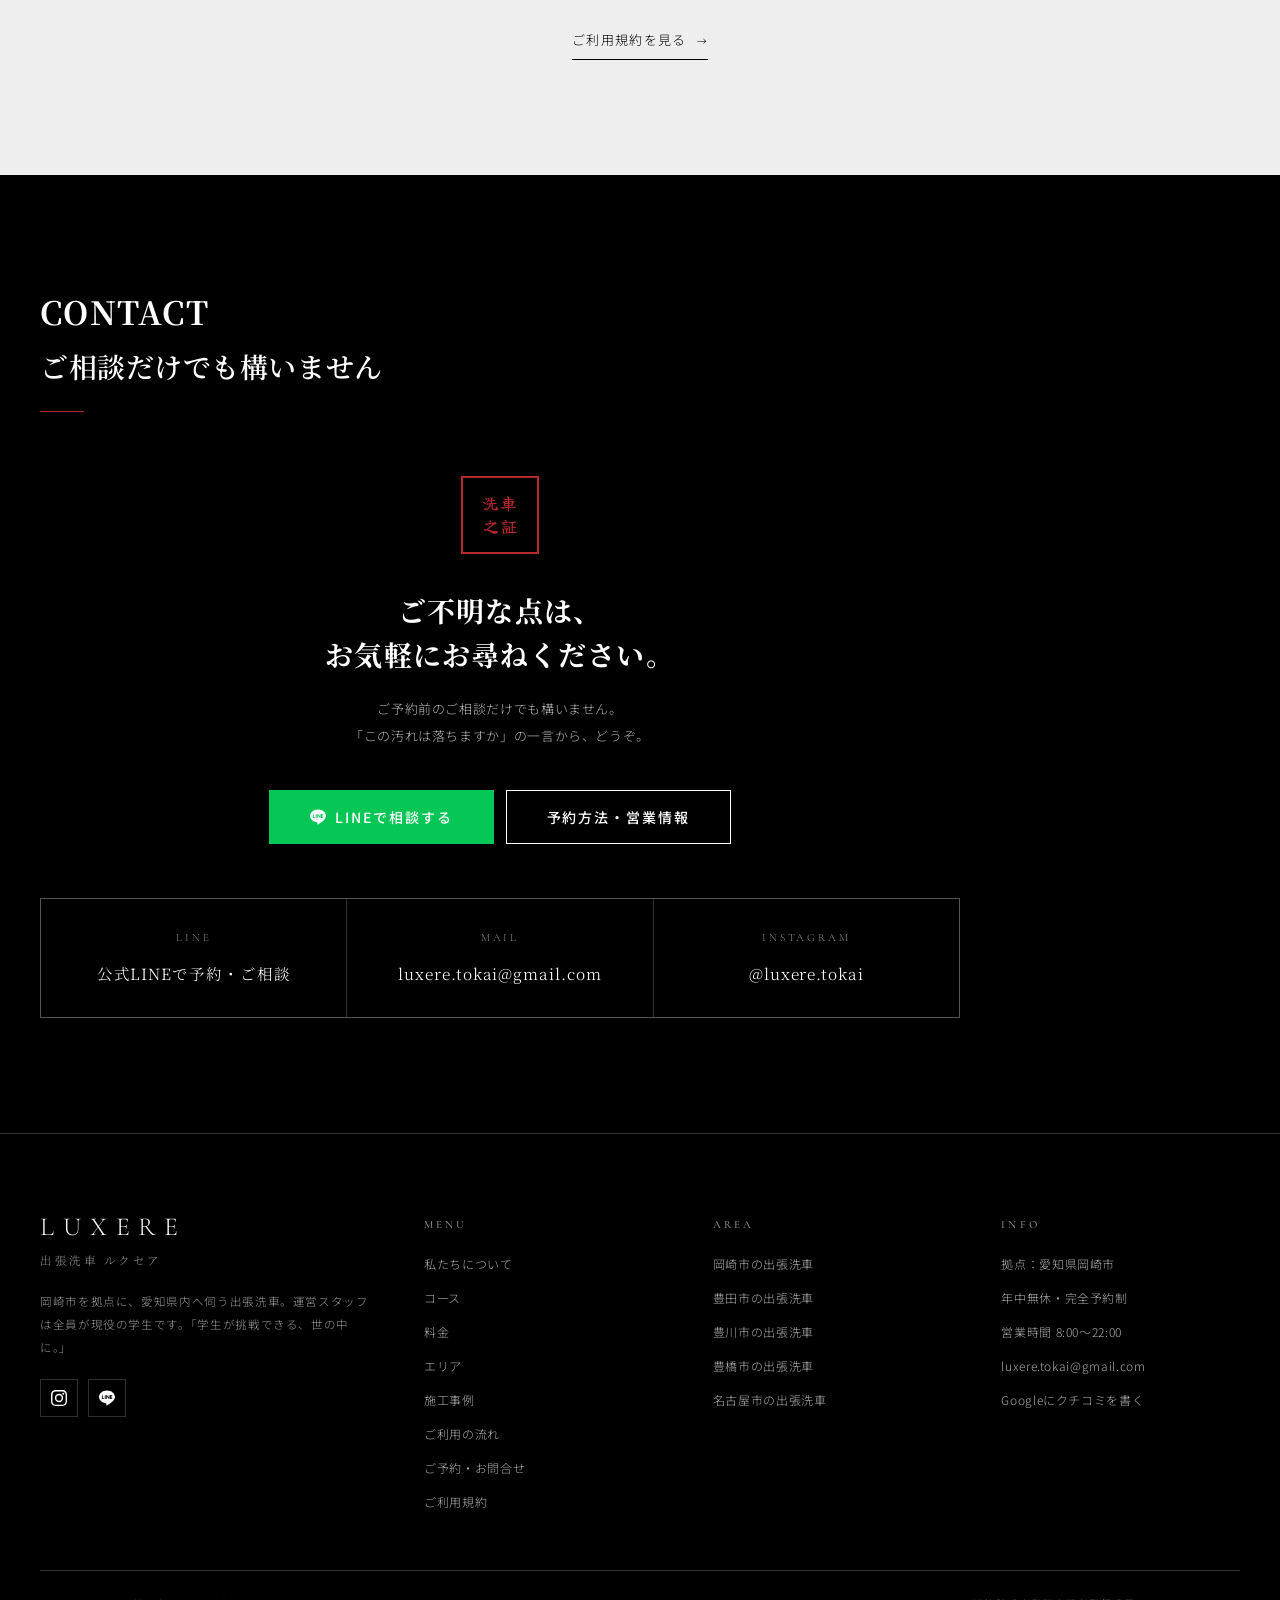
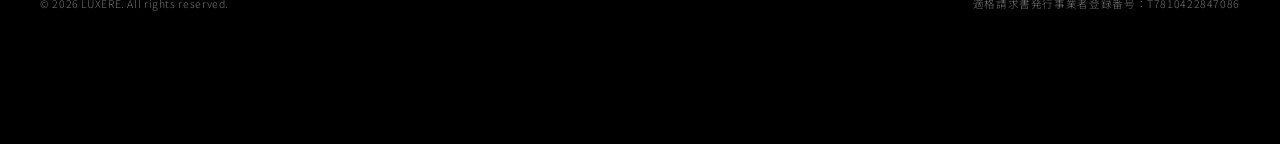
<file: flow.html>
<!DOCTYPE html>
<html lang="ja" class="no-js">
<head>
<script>document.documentElement.classList.remove('no-js');</script>
<meta charset="UTF-8">
<meta name="viewport" content="width=device-width,initial-scale=1">
<title>ご利用の流れ・よくある質問｜出張洗車LUXERE｜愛知県の出張洗車</title>
<meta name="description" content="出張洗車LUXEREのご予約から施工完了までの流れ。当日ご準備いただきたいこと、マンション駐車場での施工、雨天時の対応、支払い方法など、よくあるご質問にお答えします。">
<link rel="canonical" href="https://luxere.jp/flow.html">
<meta property="og:type" content="website">
<meta property="og:title" content="ご利用の流れ・よくある質問｜出張洗車LUXERE｜愛知県の出張洗車">
<meta property="og:description" content="出張洗車LUXEREのご予約から施工完了までの流れ。当日ご準備いただきたいこと、マンション駐車場での施工、雨天時の対応、支払い方法など、よくあるご質問にお答えします。">
<meta property="og:url" content="https://luxere.jp/flow.html">
<meta property="og:image" content="https://luxere.jp/assets/works/work14.jpg">
<meta property="og:site_name" content="出張洗車LUXERE">
<meta name="twitter:card" content="summary_large_image">
<meta name="theme-color" content="#000000">
<link rel="icon" href="assets/favicon.png">
<link rel="preconnect" href="https://fonts.googleapis.com">
<link rel="preconnect" href="https://fonts.gstatic.com" crossorigin>
<link href="https://fonts.googleapis.com/css2?family=Cormorant+Garamond:wght@300;400;500;600&family=Noto+Sans+JP:wght@300;400;500;700&family=Noto+Serif+JP:wght@400;500;600;700;900&family=Yuji+Boku&display=swap" rel="stylesheet">
<script type="application/ld+json">
{
 "@context": "https://schema.org",
 "@type": "AutoWash",
 "@id": "https://luxere.jp/#business",
 "name": "出張洗車LUXERE",
 "url": "https://luxere.jp/",
 "image": "https://luxere.jp/assets/logo.png",
 "email": "luxere.tokai@gmail.com",
 "priceRange": "¥4,400〜¥19,900",
 "address": {
  "@type": "PostalAddress",
  "addressLocality": "岡崎市",
  "addressRegion": "愛知県",
  "addressCountry": "JP"
 },
 "areaServed": [
  {
   "@type": "City",
   "name": "岡崎市"
  },
  {
   "@type": "City",
   "name": "豊田市"
  },
  {
   "@type": "City",
   "name": "豊川市"
  },
  {
   "@type": "City",
   "name": "豊橋市"
  },
  {
   "@type": "City",
   "name": "名古屋市"
  },
  {
   "@type": "City",
   "name": "安城市"
  },
  {
   "@type": "City",
   "name": "刈谷市"
  },
  {
   "@type": "City",
   "name": "知立市"
  },
  {
   "@type": "City",
   "name": "西尾市"
  },
  {
   "@type": "City",
   "name": "幸田町"
  },
  {
   "@type": "City",
   "name": "蒲郡市"
  },
  {
   "@type": "City",
   "name": "みよし市"
  }
 ],
 "openingHoursSpecification": [
  {
   "@type": "OpeningHoursSpecification",
   "dayOfWeek": [
    "Monday",
    "Tuesday",
    "Wednesday",
    "Thursday",
    "Friday",
    "Saturday",
    "Sunday"
   ],
   "opens": "08:00",
   "closes": "22:00"
  }
 ],
 "paymentAccepted": "クレジットカード（予約時の事前決済）, 銀行振込（法人）",
 "currenciesAccepted": "JPY",
 "sameAs": [
  "https://www.instagram.com/luxere.tokai/"
 ]
}
</script>
<script type="application/ld+json">
{
 "@context": "https://schema.org",
 "@type": "BreadcrumbList",
 "itemListElement": [
  {
   "@type": "ListItem",
   "position": 1,
   "name": "ホーム",
   "item": "https://luxere.jp/"
  },
  {
   "@type": "ListItem",
   "position": 2,
   "name": "ご利用の流れ",
   "item": "https://luxere.jp/flow.html"
  }
 ]
}
</script>
<script type="application/ld+json">
{
 "@context": "https://schema.org",
 "@type": "FAQPage",
 "mainEntity": [
  {
   "@type": "Question",
   "name": "水道や電源は必要ですか？",
   "acceptedAnswer": {
    "@type": "Answer",
    "text": "必要ありません。給水タンクと発電機を積んで伺いますので、お借りすることはありません。マンションや月極駐車場など、設備をお使いいただけない場所でもそのまま施工できます。"
   }
  },
  {
   "@type": "Question",
   "name": "マンションの駐車場でも施工できますか？",
   "acceptedAnswer": {
    "@type": "Answer",
    "text": "可能です。屋根付き・屋外を問わず対応いたします。ただし、管理規約により洗車が制限されている場合がございますので、事前のご確認をお願いしております。ご不明な場合はLINEでご相談ください。"
   }
  },
  {
   "@type": "Question",
   "name": "施工中は立ち会いが必要ですか？",
   "acceptedAnswer": {
    "@type": "Answer",
    "text": "必要ありません。作業前の状態確認と、完了後の仕上がり確認だけご一緒いただければ、その間はご自宅やオフィスでいつも通りお過ごしください。"
   }
  },
  {
   "@type": "Question",
   "name": "学生の方が作業されるとのことですが、大丈夫でしょうか？",
   "acceptedAnswer": {
    "@type": "Answer",
    "text": "ご不安はもっともです。だからこそ、感覚に頼らず工程を手順書で定め、研修を修了した者だけがお伺いしています。作業前後にはチェックリストで確認を行い、施工後には施工証明書兼保証書をお渡ししています。万一の際は加入している賠償責任保険の範囲で対応いたします。"
   }
  },
  {
   "@type": "Question",
   "name": "傷や水垢は完全に消えますか？",
   "acceptedAnswer": {
    "@type": "Answer",
    "text": "表面に付着した汚れや水垢は、洗車とコーティングでかなり目立たなくなります。ただし塗装に入り込んだ深い傷は、洗車では消えません。塗装を削って傷を消す磨き（ポリッシング）は取り扱っておりませんので、作業前の状態確認で、どこまで改善が見込めるかを正直にお伝えしてから始めます。"
   }
  },
  {
   "@type": "Question",
   "name": "雨の日はどうなりますか？",
   "acceptedAnswer": {
    "@type": "Answer",
    "text": "荒天が予測される場合は、安全と仕上がりの観点から、前日までにご連絡のうえ日程の変更をご提案させていただくことがございます。振替の日程は速やかに調整いたします。"
   }
  },
  {
   "@type": "Question",
   "name": "キャンセルはいつまで可能ですか？",
   "acceptedAnswer": {
    "@type": "Answer",
    "text": "ご予約日の前日までは、キャンセル料を頂戴いたしません。当日のキャンセルにつきましてはご相談くださいませ。詳しい取り決めはご利用規約のページに記載しております。"
   }
  },
  {
   "@type": "Question",
   "name": "出張費はいくらかかりますか？",
   "acceptedAnswer": {
    "@type": "Answer",
    "text": "愛知県全域どこへ伺っても一律 ¥2,000（税込）です。距離による追加はありません。ご家族やご近所の方と2台以上まとめてご依頼いただいた場合は、出張費は無料になります。"
   }
  },
  {
   "@type": "Question",
   "name": "支払い方法は選べますか？",
   "acceptedAnswer": {
    "@type": "Answer",
    "text": "ご予約時に、予約サイトでクレジットカード決済をお願いしています（事前決済）。当日の現金でのお支払いはございません。法人契約の場合は請求書払い（月末締め翌月末払い・銀行振込）にも対応いたします。領収書・適格請求書の発行も可能です。"
   }
  },
  {
   "@type": "Question",
   "name": "定期的にお願いすることはできますか？",
   "acceptedAnswer": {
    "@type": "Answer",
    "text": "はい。月1回・2ヶ月に1回など、お客様のペースに合わせたご提案を承っております。同じ担当が伺うことで、前回からの状態の変化を踏まえて仕上げられます。ご相談ください。"
   }
  },
  {
   "@type": "Question",
   "name": "コーティングはどのくらい持ちますか？",
   "acceptedAnswer": {
    "@type": "Answer",
    "text": "PREMIUM・SPECIALに含まれる撥水コートは、ボディ・窓・ホイールの3面に施工します。屋外保管か屋内保管か、走行距離などによって持ちに差が出ますので、次回の目安は施工後にお伝えいたします。"
   }
  }
 ]
}
</script>
<link rel="stylesheet" href="assets/site.css">
</head>
<body>

<!-- ================= HEADER ================= -->
<header class="hd" id="hd">
  <div class="hd-in">
    <a href="index.html" class="logo">
      <img src="assets/logo-mark.png" alt="出張洗車LUXERE" width="36" height="36">
      <span><b>LUXERE</b><span>SYUCCHOU SENSHA</span></span>
    </a>
    <nav class="hd-nav">
      <a href="concept.html">CONCEPT</a>
      <a href="service.html">SERVICE</a>
      <a href="price.html">PRICE</a>
      <a href="area.html">AREA</a>
      <a href="works.html">WORKS</a>
      <a href="flow.html" aria-current="page">FLOW</a>
    </nav>
    <div class="hd-cta">
      <a class="btn btn--fill btn--sm" href="contact.html">ご予約</a>
      <button class="burger" id="burger" aria-label="メニュー" aria-expanded="false"><i></i><i></i><i></i></button>
    </div>
  </div>
</header>

<div class="ov" id="ov">
  <div>
    <ul>
      <li><a href="index.html"><em>01</em>ホーム</a></li>
      <li><a href="concept.html"><em>02</em>私たちについて</a></li>
      <li><a href="service.html"><em>03</em>コース</a></li>
      <li><a href="price.html"><em>04</em>料金</a></li>
      <li><a href="area.html"><em>05</em>エリア</a></li>
      <li><a href="works.html"><em>06</em>施工事例</a></li>
      <li><a href="flow.html"><em>07</em>ご利用の流れ</a></li>
      <li><a href="contact.html"><em>08</em>ご予約・お問合せ</a></li>
    </ul>
    <div class="ov-cta">
      <a class="btn btn--line" href="https://lin.ee/YGredb0" target="_blank" rel="noopener">LINEで予約する</a>
      <a class="btn" href="contact.html">ご予約の方法</a>
    </div>
  </div>
</div>
<!-- ================= PAGE HERO ================= -->
<section class="phero">
  <div class="phero-bg"><img src="assets/works/work12.jpg" alt="" loading="lazy"></div>
  <div class="wrap phero-in">
    <div class="fude-eyebrow"><i></i><span>流れ</span></div>
    <div class="en-big">Flow</div>
    <h1>ご利用の流れ</h1>
    <p class="lead">ご予約から施工完了まで。はじめての方にも分かるように、ひとつずつご説明します。</p>
    <div class="crumb"><a href="index.html">ホーム</a><span>/</span>ご利用の流れ</div>
  </div>
</section>

<!-- ================= STEPS ================= -->
<section class="sec sec--light" id="steps">
  <div class="wrap">
    <div class="lbl rv">
      <h2>FLOW</h2>
      <div class="sec-jp">ご予約から施工まで</div>
      <div class="bar"></div>
    </div>
    <p class="body-txt rv" data-d="1" style="max-width:760px;margin-inline:auto">
      ご連絡をいただいてから、お車をお返しするまでの流れです。お客様にしていただくのは、ご希望をお伝えいただくことと、駐車スペースを空けておいていただくことだけ。機材も水も電源も、すべてこちらで用意して伺います。
    </p>

    <div class="flow">
      <div class="step rv">
        <div class="no">01</div>
        <div>
          <h3>ご予約・ご相談</h3>
          <p>はじめての方は、公式LINEで会員登録（無料・1分）をしてください。会員番号が届きます。ご相談だけなら、LINEやInstagramのDMからどうぞ。「この汚れ、落ちますか？」の一言でも構いません。</p>
          <div class="dur">目安 5〜10分</div>
        </div>
      </div>

      <div class="step rv">
        <div class="no">02</div>
        <div>
          <h3>予約サイトでご予約・お支払い</h3>
          <p>予約サイトで会員番号を入れ、空いている日時とコース・オプションを選びます。金額はその場で表示され、初回割引も自動で反映。カードでお支払いいただいた時点でご予約が確定し、確認メールをお送りします。出張費は愛知県全域一律 ¥2,000（税込）、2台以上まとめてのご依頼は無料です。</p>
          <div class="dur">その場で確定（24時間いつでも）</div>
        </div>
      </div>

      <div class="step rv">
        <div class="no">03</div>
        <div>
          <h3>ご訪問・ご挨拶</h3>
          <p>お約束のお時間に、機材一式を積んでお伺いします。給水タンクと発電機も積んでまいりますので、水道や電源をお借りする必要はありません。作業前に改めてご挨拶し、当日の作業内容をご説明いたします。</p>
          <div class="dur">約10分</div>
        </div>
      </div>

      <div class="step rv">
        <div class="no">04</div>
        <div>
          <h3>状態のご確認</h3>
          <p>施工前に、お車の状態をお客様とご一緒に確認させていただきます。すでに付いている傷や、落ちにくいと思われる汚れは、この時点で正直にお伝えします。気になる箇所やご要望があれば、お聞かせください。</p>
          <div class="dur">約10分</div>
        </div>
      </div>

      <div class="step rv">
        <div class="no">05</div>
        <div>
          <h3>施工</h3>
          <p>手順書に沿って、一工程ずつ進めます。その間、お客様はご自宅やオフィスでごゆっくりお過ごしください。立ち会いは必要ありません。</p>
          <div class="dur">BASIC 約60〜90分／PREMIUM 約110〜150分／SPECIAL 約半日</div>
        </div>
      </div>

      <div class="step rv">
        <div class="no">06</div>
        <div>
          <h3>仕上がりのご確認</h3>
          <p>完了後、仕上がりをご一緒にご確認いただきます。お気付きの点がございましたら、その場で対応いたします。遠慮なくお申し付けください。</p>
          <div class="dur">約15分</div>
        </div>
      </div>

      <div class="step rv">
        <div class="no">07</div>
        <div>
          <h3>施工証明書・次回のご案内</h3>
          <p>お支払いはご予約時に完了しているので、当日のお支払いはありません。施工証明書兼保証書をお渡しし、コーティング後のお手入れと次回の目安をご案内して終了です。</p>
          <div class="dur">約10分</div>
        </div>
      </div>
    </div>

    <div class="center" style="margin-top:clamp(28px,4vw,42px)">
      <a class="btn btn--dark rv" href="price.html">コースと料金を見る</a>
    </div>
  </div>
</section>

<!-- ================= PREPARATION ================= -->
<section class="sec sec--dark" id="prep">
  <div class="wrap">
    <div class="lbl rv">
      <h2>PREPARATION</h2>
      <div class="sec-jp">当日、お願いしたいこと</div>
      <div class="bar"></div>
    </div>
    <p class="body-txt rv" data-d="1" style="max-width:700px;margin-inline:auto">
      難しいことはありません。四つだけご確認ください。
    </p>

    <div class="grid-2" style="margin-top:clamp(34px,5vw,52px)">
      <article class="card rv">
        <div class="num">01</div>
        <h3>駐車スペース</h3>
        <p>お車1台分に加え、周囲1m程度の作業スペースをご用意ください。ドアを開けて内側まで洗える幅があると、仕上がりが変わります。</p>
      </article>
      <article class="card rv" data-d="1">
        <div class="num">02</div>
        <h3>水道・電源</h3>
        <p>ご用意は不要です。給水タンクと発電機を持参いたしますので、水道や電源をお借りすることはありません。設備の使えない月極駐車場でも施工できます。</p>
      </article>
      <article class="card rv" data-d="2">
        <div class="num">03</div>
        <h3>車内のお荷物</h3>
        <p>車内清掃を含むSPECIALをご選択の場合は、貴重品と大きなお荷物を事前にお持ちください。細かなお荷物はこちらで一時的にお預かりし、元の位置にお戻しします。</p>
      </article>
      <article class="card rv" data-d="3">
        <div class="num">04</div>
        <h3>雨天時</h3>
        <p>荒天が予測される場合、前日までにご連絡のうえ日程変更をご提案することがございます。振替の日程は速やかに調整いたします。</p>
      </article>
    </div>

    <ul class="notes rv">
      <li>マンション・集合住宅の駐車場は、管理規約で洗車が制限されている場合がございます。事前のご確認をお願いしております。</li>
      <li>お立ち会いは必要ありません。鍵をお預けいただければ、作業前の状態確認と仕上がりのご確認だけご一緒いただく形でも結構です。</li>
    </ul>
  </div>
</section>

<!-- ================= FAQ ================= -->
<section class="sec sec--light" id="faq">
  <div class="wrap">
    <div class="lbl rv">
      <h2>FAQ</h2>
      <div class="sec-jp">よくあるご質問</div>
      <div class="bar"></div>
    </div>

    <div class="faq rv">
      <div class="faq-item">
        <button class="faq-q"><span class="qm">Q</span>水道や電源は必要ですか？<span class="pm"></span></button>
        <div class="faq-a"><div><p>必要ありません。給水タンクと発電機を積んで伺いますので、お借りすることはありません。マンションや月極駐車場など、設備をお使いいただけない場所でもそのまま施工できます。</p></div></div>
      </div>
      <div class="faq-item">
        <button class="faq-q"><span class="qm">Q</span>マンションの駐車場でも施工できますか？<span class="pm"></span></button>
        <div class="faq-a"><div><p>可能です。屋根付き・屋外を問わず対応いたします。ただし、管理規約により洗車が制限されている場合がございますので、事前のご確認をお願いしております。ご不明な場合はLINEでご相談ください。</p></div></div>
      </div>
      <div class="faq-item">
        <button class="faq-q"><span class="qm">Q</span>施工中は立ち会いが必要ですか？<span class="pm"></span></button>
        <div class="faq-a"><div><p>必要ありません。作業前の状態確認と、完了後の仕上がり確認だけご一緒いただければ、その間はご自宅やオフィスでいつも通りお過ごしください。</p></div></div>
      </div>
      <div class="faq-item">
        <button class="faq-q"><span class="qm">Q</span>学生の方が作業されるとのことですが、大丈夫でしょうか？<span class="pm"></span></button>
        <div class="faq-a"><div><p>ご不安はもっともです。だからこそ、感覚に頼らず工程を手順書で定め、研修を修了した者だけがお伺いしています。作業前後にはチェックリストで確認を行い、施工後には施工証明書兼保証書をお渡ししています。万一の際は加入している賠償責任保険の範囲で対応いたします。</p></div></div>
      </div>
      <div class="faq-item">
        <button class="faq-q"><span class="qm">Q</span>傷や水垢は完全に消えますか？<span class="pm"></span></button>
        <div class="faq-a"><div><p>表面に付着した汚れや水垢は、洗車とコーティングでかなり目立たなくなります。ただし塗装に入り込んだ深い傷は、洗車では消えません。塗装を削って傷を消す磨き（ポリッシング）は取り扱っておりませんので、作業前の状態確認で、どこまで改善が見込めるかを正直にお伝えしてから始めます。</p></div></div>
      </div>
      <div class="faq-item">
        <button class="faq-q"><span class="qm">Q</span>雨の日はどうなりますか？<span class="pm"></span></button>
        <div class="faq-a"><div><p>荒天が予測される場合は、安全と仕上がりの観点から、前日までにご連絡のうえ日程の変更をご提案させていただくことがございます。振替の日程は速やかに調整いたします。</p></div></div>
      </div>
      <div class="faq-item">
        <button class="faq-q"><span class="qm">Q</span>キャンセルはいつまで可能ですか？<span class="pm"></span></button>
        <div class="faq-a"><div><p>ご予約日の前日までは、キャンセル料を頂戴いたしません。当日のキャンセルにつきましてはご相談くださいませ。詳しい取り決めはご利用規約のページに記載しております。</p></div></div>
      </div>
      <div class="faq-item">
        <button class="faq-q"><span class="qm">Q</span>出張費はいくらかかりますか？<span class="pm"></span></button>
        <div class="faq-a"><div><p>愛知県全域どこへ伺っても一律 ¥2,000（税込）です。距離による追加はありません。ご家族やご近所の方と2台以上まとめてご依頼いただいた場合は、出張費は無料になります。</p></div></div>
      </div>
      <div class="faq-item">
        <button class="faq-q"><span class="qm">Q</span>支払い方法は選べますか？<span class="pm"></span></button>
        <div class="faq-a"><div><p>ご予約時に、予約サイトでクレジットカード決済をお願いしています（事前決済）。当日の現金でのお支払いはございません。法人契約の場合は請求書払い（月末締め翌月末払い・銀行振込）にも対応いたします。領収書・適格請求書の発行も可能です。</p></div></div>
      </div>
      <div class="faq-item">
        <button class="faq-q"><span class="qm">Q</span>定期的にお願いすることはできますか？<span class="pm"></span></button>
        <div class="faq-a"><div><p>はい。月1回・2ヶ月に1回など、お客様のペースに合わせたご提案を承っております。同じ担当が伺うことで、前回からの状態の変化を踏まえて仕上げられます。ご相談ください。</p></div></div>
      </div>
      <div class="faq-item">
        <button class="faq-q"><span class="qm">Q</span>コーティングはどのくらい持ちますか？<span class="pm"></span></button>
        <div class="faq-a"><div><p>PREMIUM・SPECIALに含まれる撥水コートは、ボディ・窓・ホイールの3面に施工します。屋外保管か屋内保管か、走行距離などによって持ちに差が出ますので、次回の目安は施工後にお伝えいたします。</p></div></div>
      </div>
    </div>

    <div class="center" style="margin-top:clamp(28px,4vw,42px)">
      <a class="link-arrow rv" href="terms.html">ご利用規約を見る</a>
    </div>
  </div>
</section>

<!-- ================= CONTACT ================= -->
<section class="sec sec--dark" id="contact">
  <div class="wrap wrap--n ct">
    <div class="lbl rv">
      <h2>CONTACT</h2>
      <div class="sec-jp">ご相談だけでも構いません</div>
      <div class="bar"></div>
    </div>
    <div class="seal rv">洗車<br>之証</div>
    <h3 class="rv" data-d="1">ご不明な点は、<br>お気軽にお尋ねください。</h3>
    <p class="rv" data-d="1">ご予約前のご相談だけでも構いません。<br>「この汚れは落ちますか」の一言から、どうぞ。</p>
    <div class="ct-btns rv" data-d="2">
      <a class="btn btn--line btn--lg" href="https://lin.ee/YGredb0" target="_blank" rel="noopener">
        <svg viewBox="0 0 24 24"><path fill-rule="evenodd" d="M24 10.3C24 4.9 18.6.6 12 .6S0 4.9 0 10.3c0 4.8 4.3 8.8 10 9.6.4.1.9.2 1.1.6.1.3.1.7 0 1l-.2 1c0 .3-.2 1.2 1 .6s6.9-4.1 9.4-7c1.7-1.9 2.7-3.8 2.7-5.8zM7.5 13.5H4.9a.6.6 0 0 1-.6-.6V8.1a.6.6 0 1 1 1.3 0v4.1h1.9a.6.6 0 1 1 0 1.3zm2.5-.6a.6.6 0 1 1-1.3 0V8.1a.6.6 0 1 1 1.3 0zm5.7 0a.6.6 0 0 1-.4.6h-.2a.6.6 0 0 1-.5-.3l-2.4-3.3v2.9a.6.6 0 1 1-1.3 0V8.1a.6.6 0 0 1 .4-.6h.2c.2 0 .4.1.5.3l2.5 3.3V8.1a.6.6 0 1 1 1.2 0zm3.7-3a.6.6 0 1 1 0 1.3h-1.8v1.1h1.8a.6.6 0 1 1 0 1.3h-2.4a.6.6 0 0 1-.6-.6V8.1a.6.6 0 0 1 .6-.6h2.4a.6.6 0 1 1 0 1.3h-1.8v1.1z"/></svg>
        LINEで相談する
      </a>
      <a class="btn btn--lg" href="contact.html">予約方法・営業情報</a>
    </div>

    <div class="ct-list rv" data-d="3">
      <a href="https://lin.ee/YGredb0" target="_blank" rel="noopener"><div class="k">LINE</div><div class="v">公式LINEで予約・ご相談</div></a>
      <a href="mailto:luxere.tokai@gmail.com"><div class="k">MAIL</div><div class="v">luxere.tokai@gmail.com</div></a>
      <a href="https://www.instagram.com/luxere.tokai/" target="_blank" rel="noopener"><div class="k">INSTAGRAM</div><div class="v">@luxere.tokai</div></a>
    </div>
  </div>
</section>

<!-- ================= FOOTER ================= -->
<footer class="ft">
  <div class="wrap">
    <div class="ft-top">
      <div class="ft-brand">
        <div class="en">LUXERE</div>
        <div class="jp">出張洗車 ルクセア</div>
        <p>岡崎市を拠点に、愛知県内へ伺う出張洗車。運営スタッフは全員が現役の学生です。「学生が挑戦できる、世の中に。」</p>
        <div class="ft-soc">
          <a href="https://www.instagram.com/luxere.tokai/" target="_blank" rel="noopener" aria-label="Instagram"><svg viewBox="0 0 24 24"><path d="M12 2.2c3.2 0 3.6 0 4.8.1 1.2.1 1.8.2 2.2.4.6.2 1 .5 1.5 1s.8.9 1 1.5c.2.4.3 1 .4 2.2.1 1.2.1 1.6.1 4.8s0 3.6-.1 4.8c-.1 1.2-.2 1.8-.4 2.2-.2.6-.5 1-1 1.5s-.9.8-1.5 1c-.4.2-1 .3-2.2.4-1.2.1-1.6.1-4.8.1s-3.6 0-4.8-.1c-1.2-.1-1.8-.2-2.2-.4-.6-.2-1-.5-1.5-1s-.8-.9-1-1.5c-.2-.4-.3-1-.4-2.2C2.2 15.6 2.2 15.2 2.2 12s0-3.6.1-4.8c.1-1.2.2-1.8.4-2.2.2-.6.5-1 1-1.5s.9-.8 1.5-1c.4-.2 1-.3 2.2-.4C8.4 2.2 8.8 2.2 12 2.2M12 0C8.7 0 8.3 0 7.1.1 5.8.1 5 .3 4.2.6c-.8.3-1.5.7-2.2 1.4C1.3 2.7.9 3.4.6 4.2.3 5 .1 5.8.1 7.1 0 8.3 0 8.7 0 12s0 3.7.1 4.9c0 1.3.2 2.1.5 2.9.3.8.7 1.5 1.4 2.2.7.7 1.4 1.1 2.2 1.4.8.3 1.6.5 2.9.5C8.3 24 8.7 24 12 24s3.7 0 4.9-.1c1.3 0 2.1-.2 2.9-.5.8-.3 1.5-.7 2.2-1.4.7-.7 1.1-1.4 1.4-2.2.3-.8.5-1.6.5-2.9.1-1.2.1-1.6.1-4.9s0-3.7-.1-4.9c0-1.3-.2-2.1-.5-2.9-.3-.8-.7-1.5-1.4-2.2-.7-.7-1.4-1.1-2.2-1.4C21 .3 20.2.1 18.9.1 17.7 0 17.3 0 14 0h-2z"/><path d="M12 5.8A6.2 6.2 0 1 0 18.2 12 6.2 6.2 0 0 0 12 5.8zm0 10.2A4 4 0 1 1 16 12a4 4 0 0 1-4 4z"/><circle cx="18.4" cy="5.6" r="1.4"/></svg></a>
          <a href="https://lin.ee/YGredb0" target="_blank" rel="noopener" aria-label="公式LINE"><svg viewBox="0 0 24 24"><path fill-rule="evenodd" d="M24 10.3C24 4.9 18.6.6 12 .6S0 4.9 0 10.3c0 4.8 4.3 8.8 10 9.6.4.1.9.2 1.1.6.1.3.1.7 0 1l-.2 1c0 .3-.2 1.2 1 .6s6.9-4.1 9.4-7c1.7-1.9 2.7-3.8 2.7-5.8zM7.5 13.5H4.9a.6.6 0 0 1-.6-.6V8.1a.6.6 0 1 1 1.3 0v4.1h1.9a.6.6 0 1 1 0 1.3zm2.5-.6a.6.6 0 1 1-1.3 0V8.1a.6.6 0 1 1 1.3 0zm5.7 0a.6.6 0 0 1-.4.6h-.2a.6.6 0 0 1-.5-.3l-2.4-3.3v2.9a.6.6 0 1 1-1.3 0V8.1a.6.6 0 0 1 .4-.6h.2c.2 0 .4.1.5.3l2.5 3.3V8.1a.6.6 0 1 1 1.2 0zm3.7-3a.6.6 0 1 1 0 1.3h-1.8v1.1h1.8a.6.6 0 1 1 0 1.3h-2.4a.6.6 0 0 1-.6-.6V8.1a.6.6 0 0 1 .6-.6h2.4a.6.6 0 1 1 0 1.3h-1.8v1.1z"/></svg></a>
        </div>
      </div>
      <div>
        <h4>MENU</h4>
        <ul>
          <li><a href="concept.html">私たちについて</a></li>
          <li><a href="service.html">コース</a></li>
          <li><a href="price.html">料金</a></li>
          <li><a href="area.html">エリア</a></li>
          <li><a href="works.html">施工事例</a></li>
          <li><a href="flow.html">ご利用の流れ</a></li>
          <li><a href="contact.html">ご予約・お問合せ</a></li>
          <li><a href="terms.html">ご利用規約</a></li>
        </ul>
      </div>
      <div>
        <h4>AREA</h4>
        <ul>
          <li><a href="area/okazaki/">岡崎市の出張洗車</a></li>
          <li><a href="area/toyota/">豊田市の出張洗車</a></li>
          <li><a href="area/toyokawa/">豊川市の出張洗車</a></li>
          <li><a href="area/toyohashi/">豊橋市の出張洗車</a></li>
          <li><a href="area/nagoya/">名古屋市の出張洗車</a></li>
        </ul>
      </div>
      <div>
        <h4>INFO</h4>
        <ul>
          <li><span>拠点：愛知県岡崎市</span></li>
          <li><span>年中無休・完全予約制</span></li>
          <li><span>営業時間 8:00〜22:00</span></li>
          <li><a href="mailto:luxere.tokai@gmail.com">luxere.tokai@gmail.com</a></li>
          <li><a href="https://g.page/r/CdrTM04HjpwREAE/review" target="_blank" rel="noopener">Googleにクチコミを書く</a></li>
        </ul>
      </div>
    </div>
    <div class="ft-bot">
      <span>&copy; 2026 LUXERE. All rights reserved.</span>
      <span>適格請求書発行事業者登録番号：T7810422847086</span>
    </div>
  </div>
</footer>

<div class="mbar">
  <a href="contact.html">ご予約の方法</a>
  <a class="line" href="https://lin.ee/YGredb0" target="_blank" rel="noopener">LINEで予約する</a>
</div>

<script src="assets/site.js"></script>
</body>
</html>
</file>
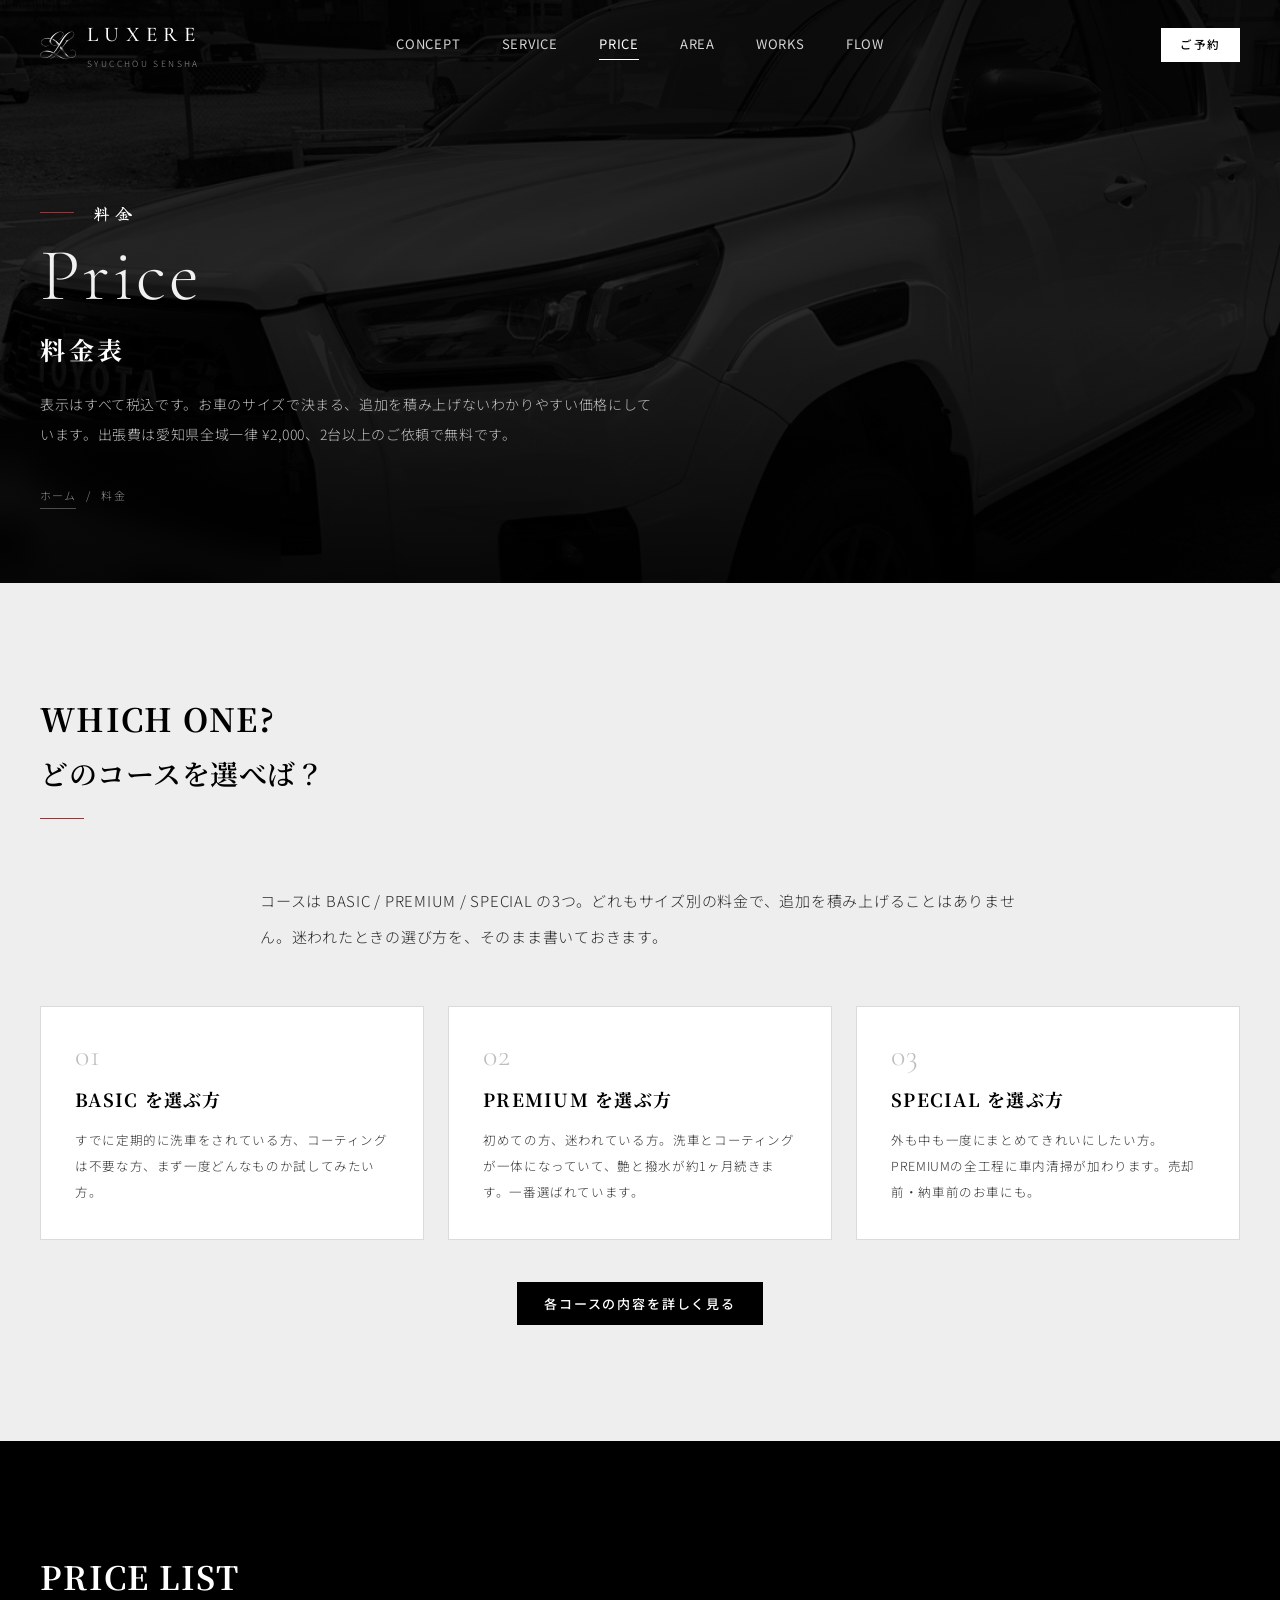
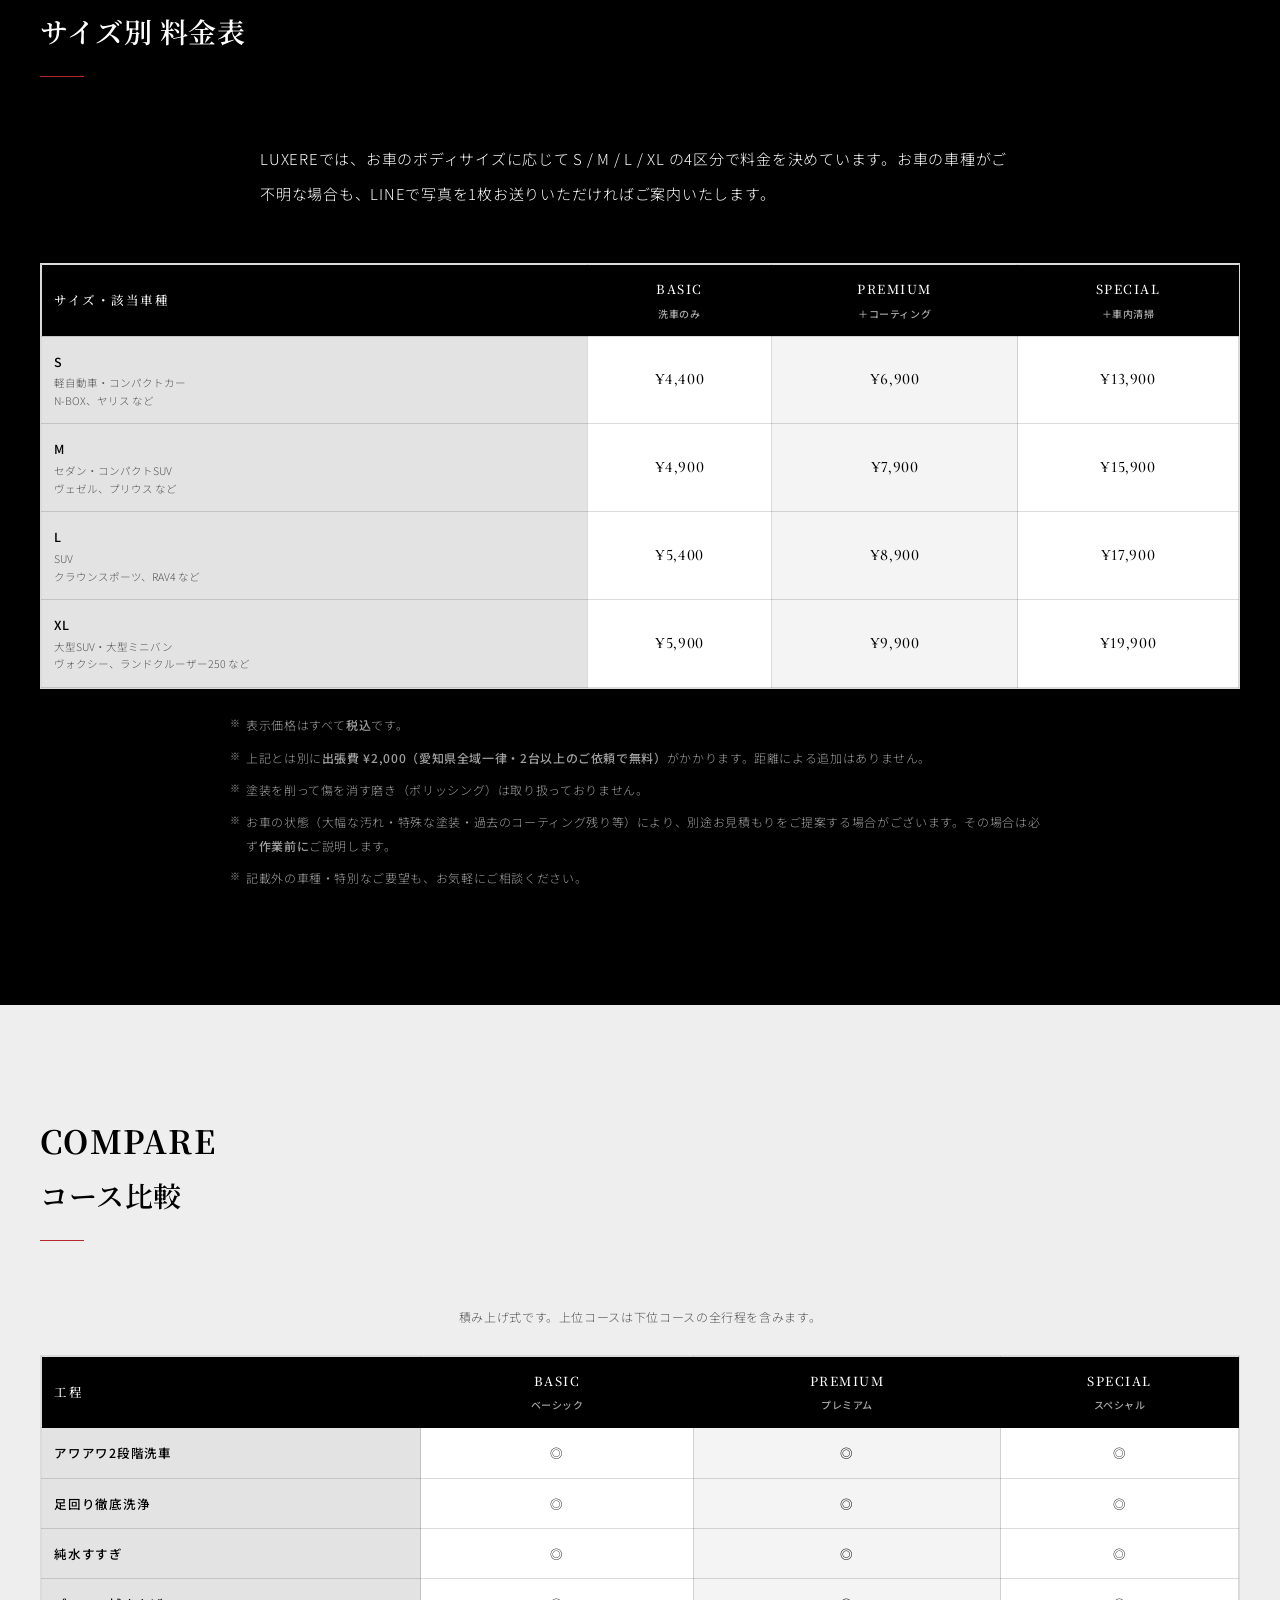
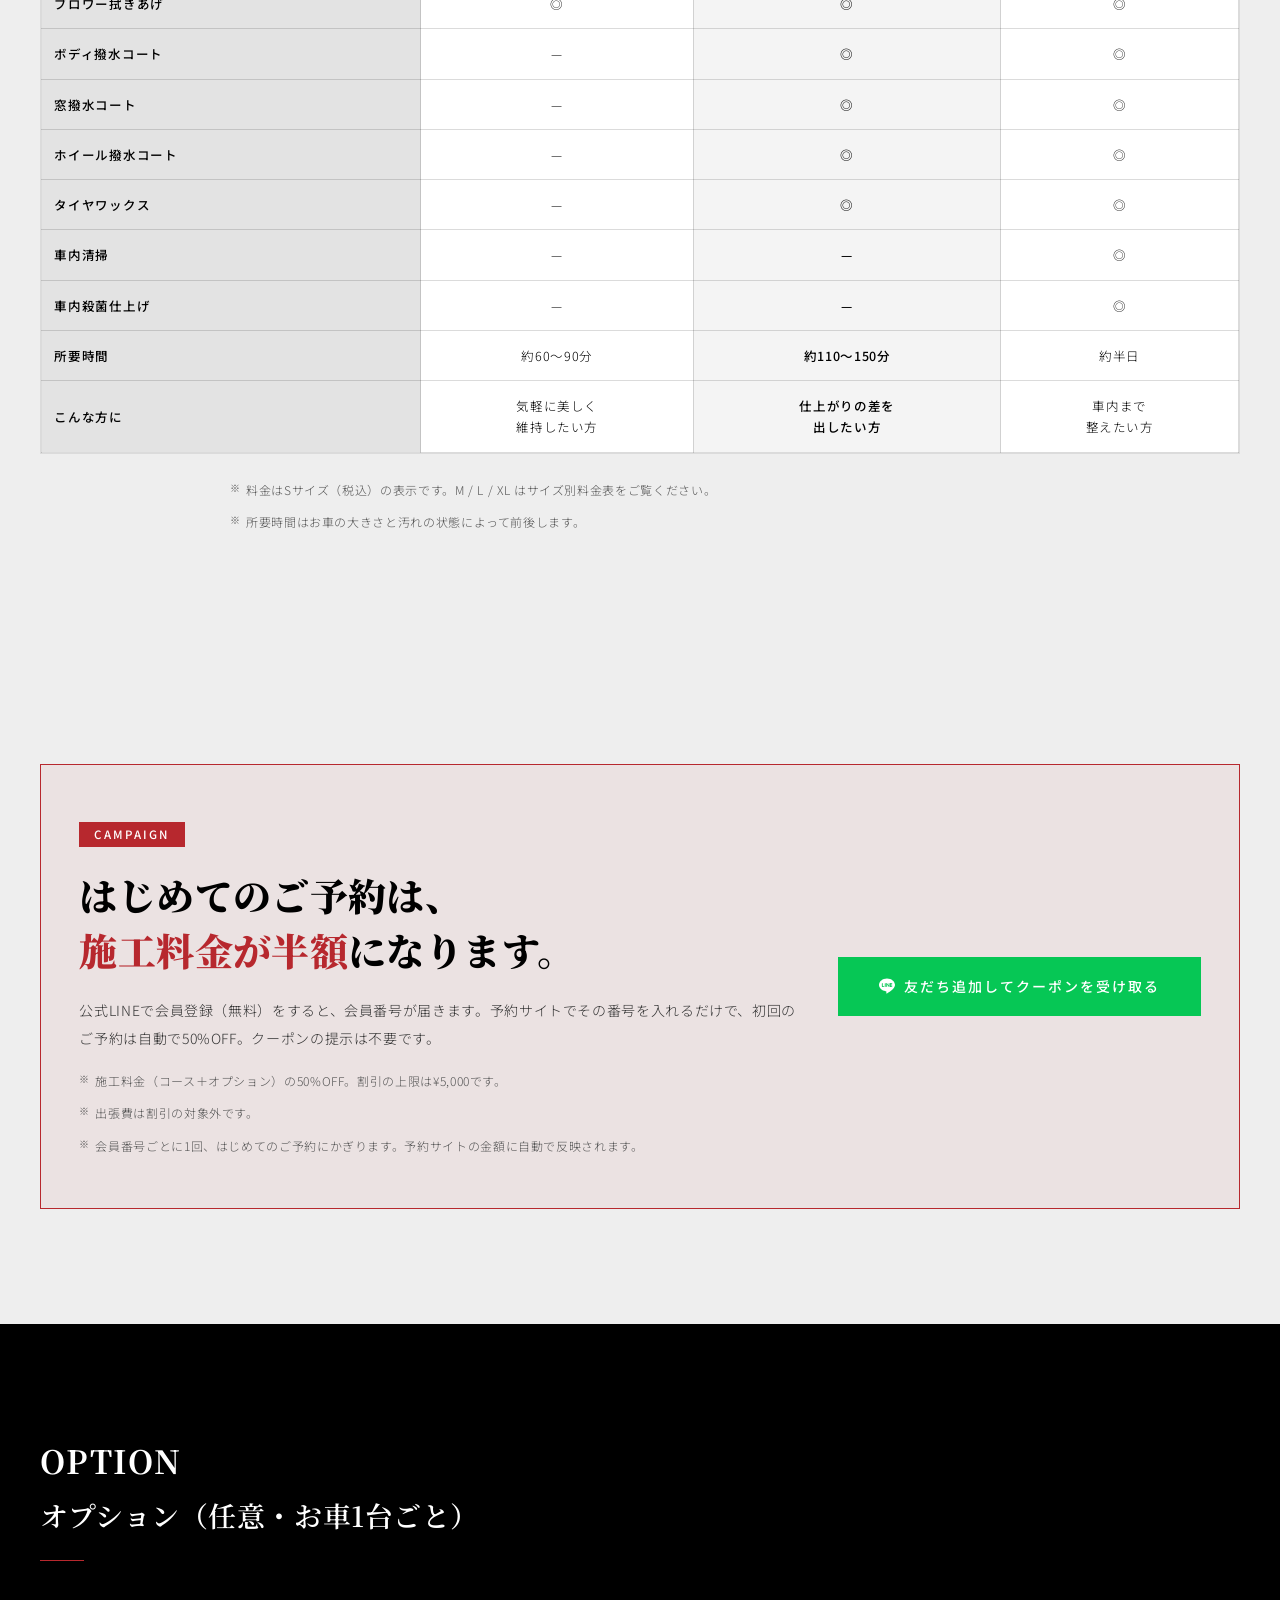
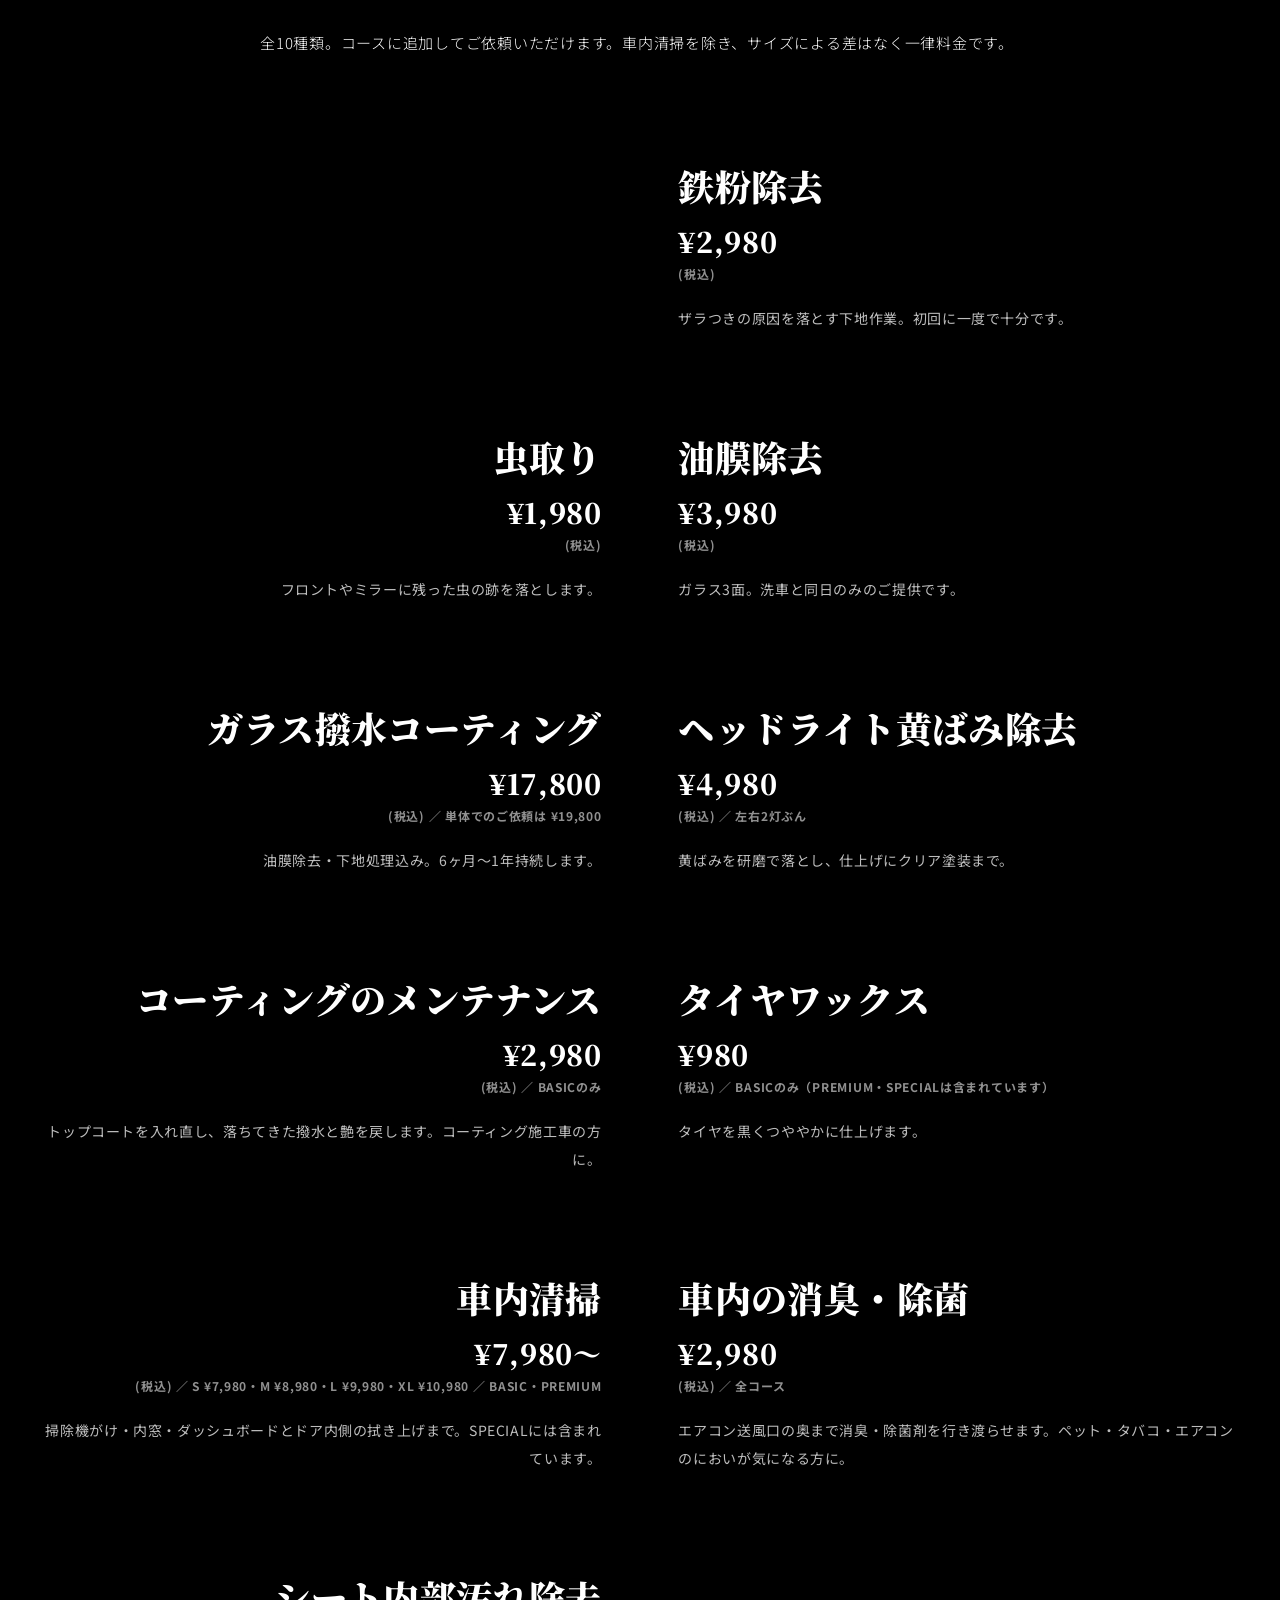
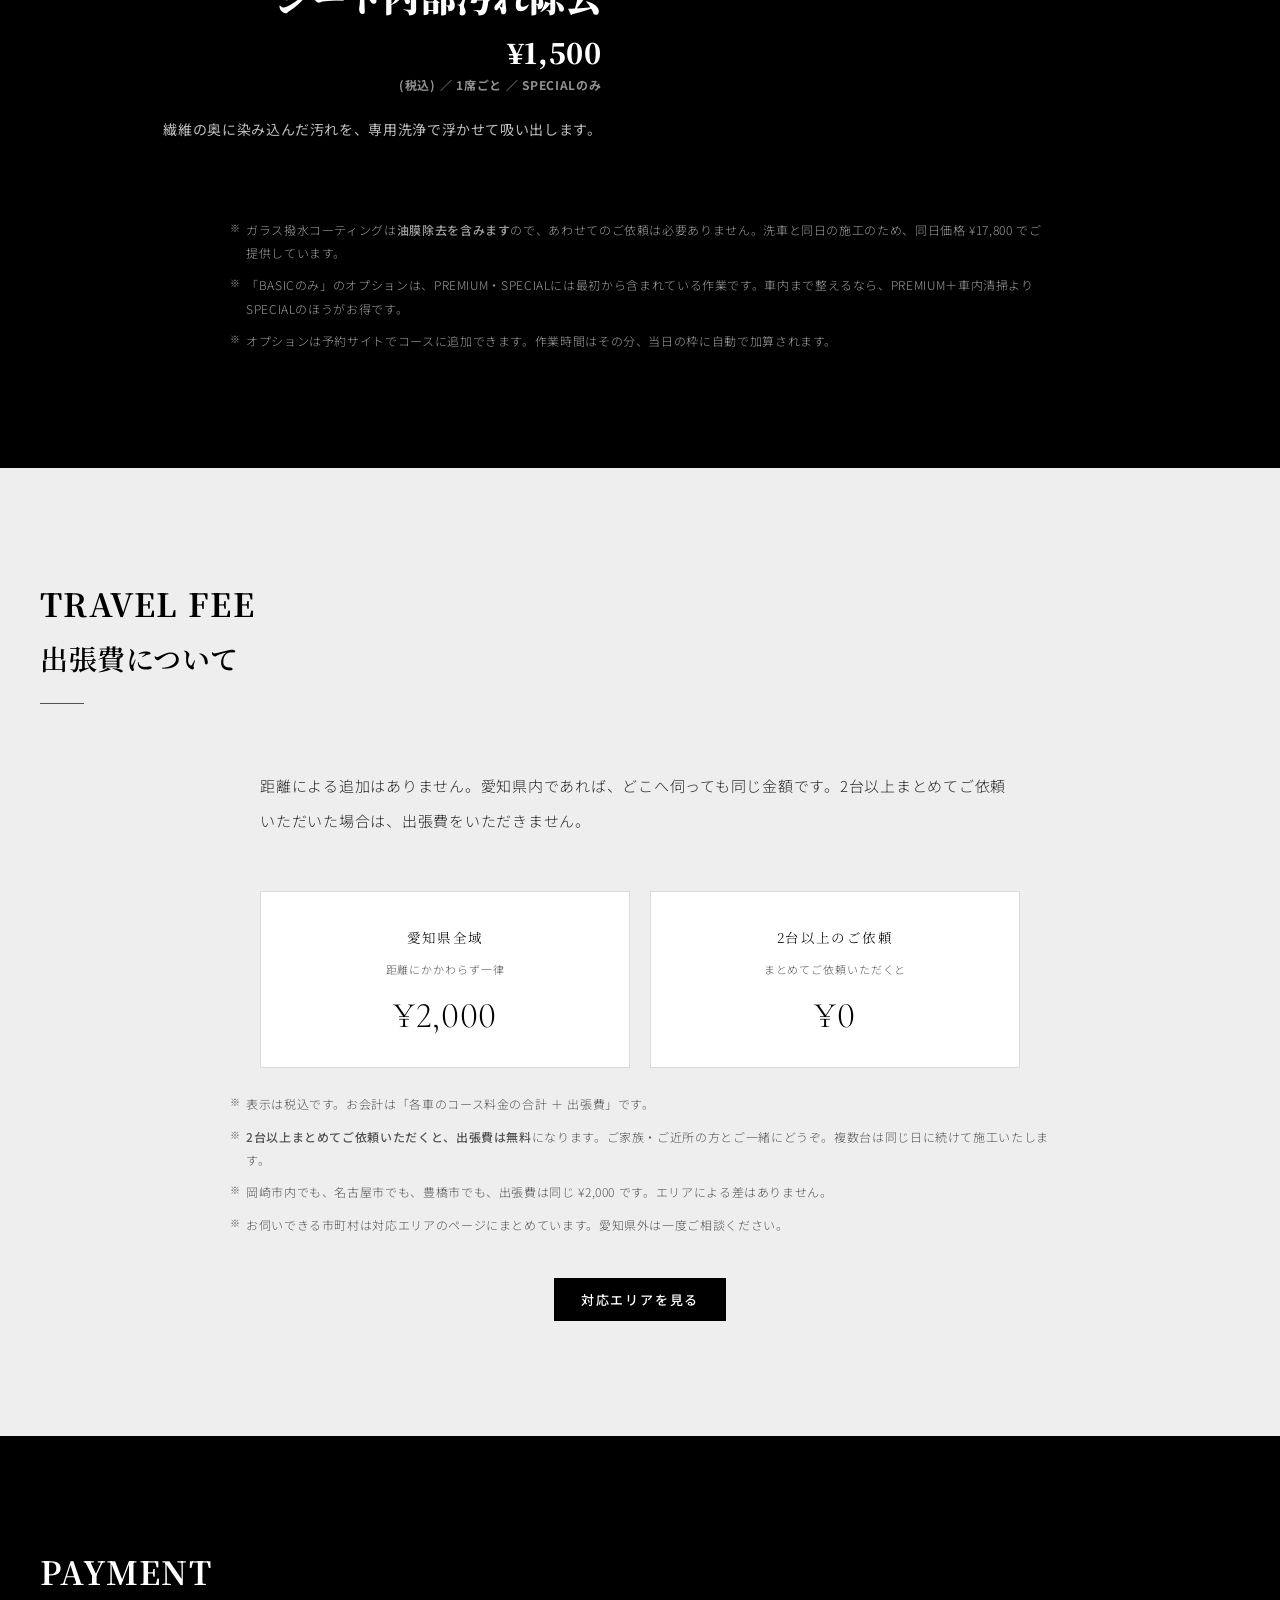
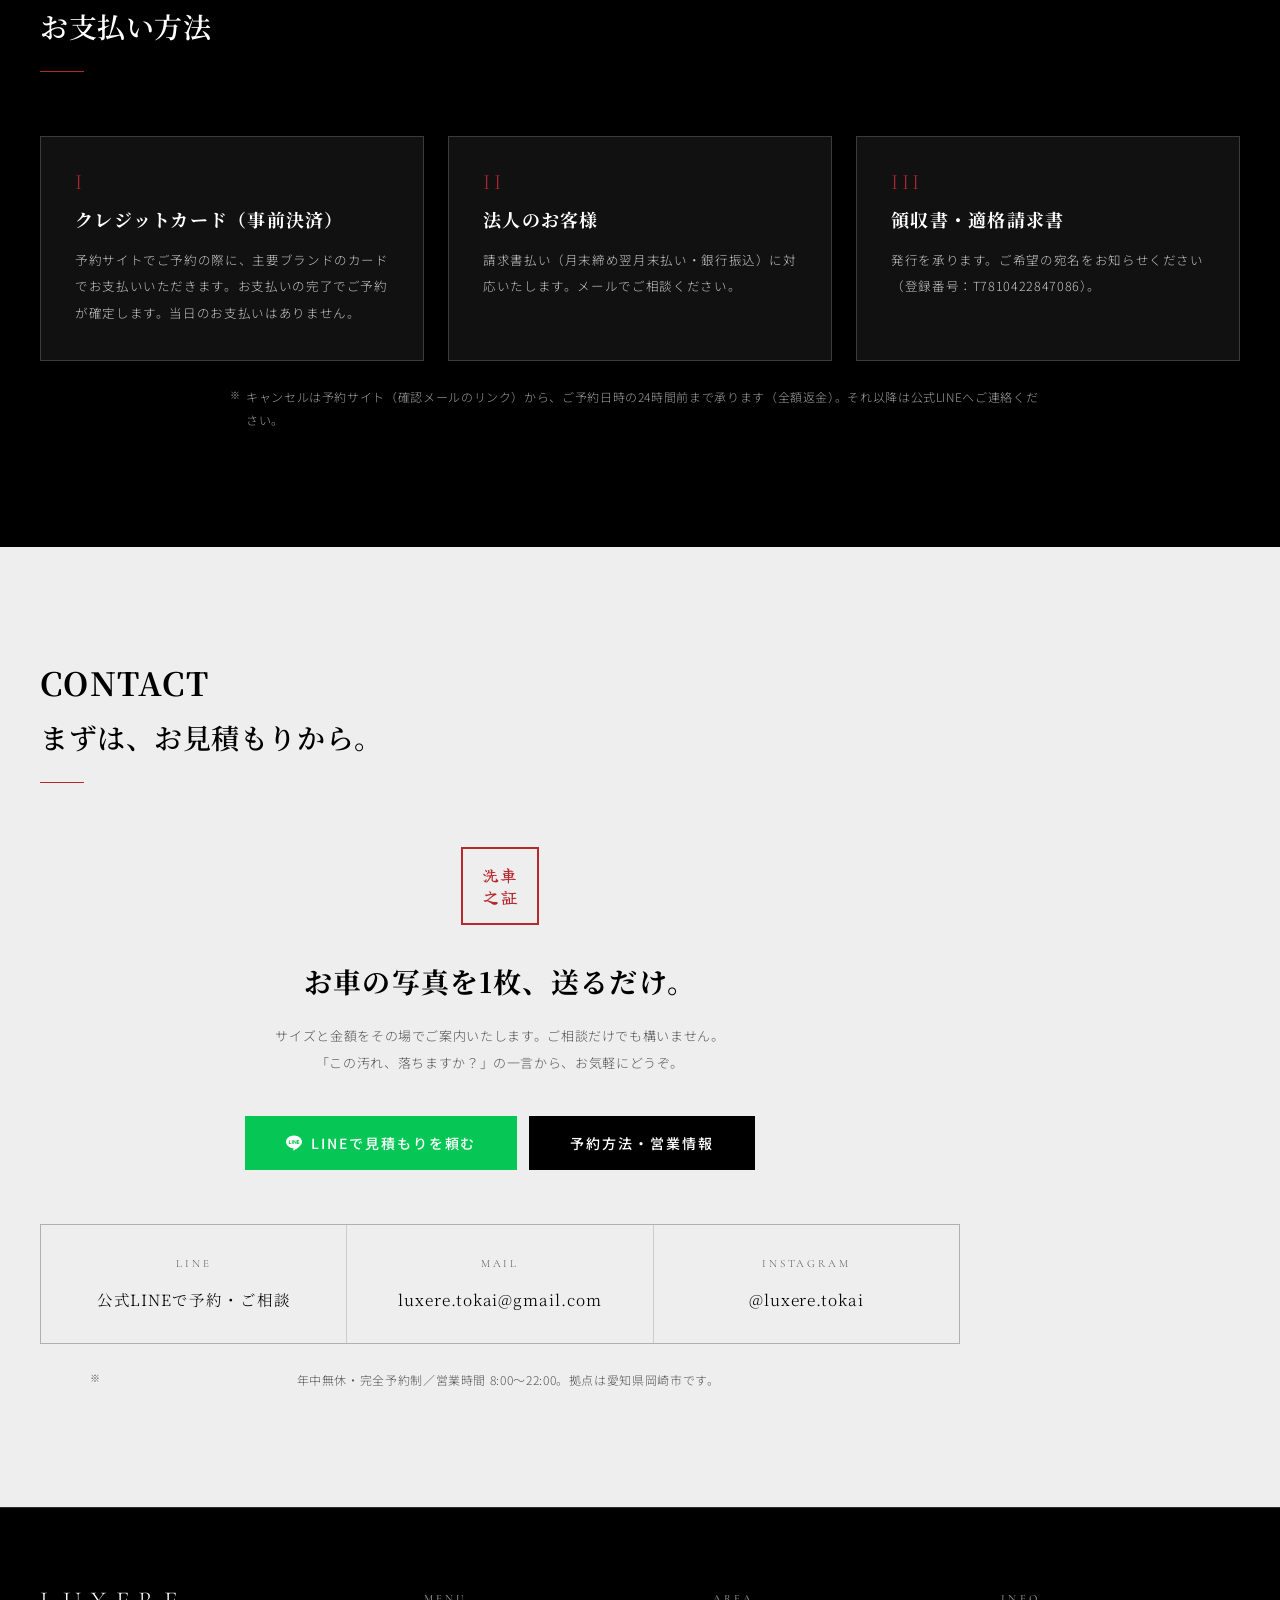
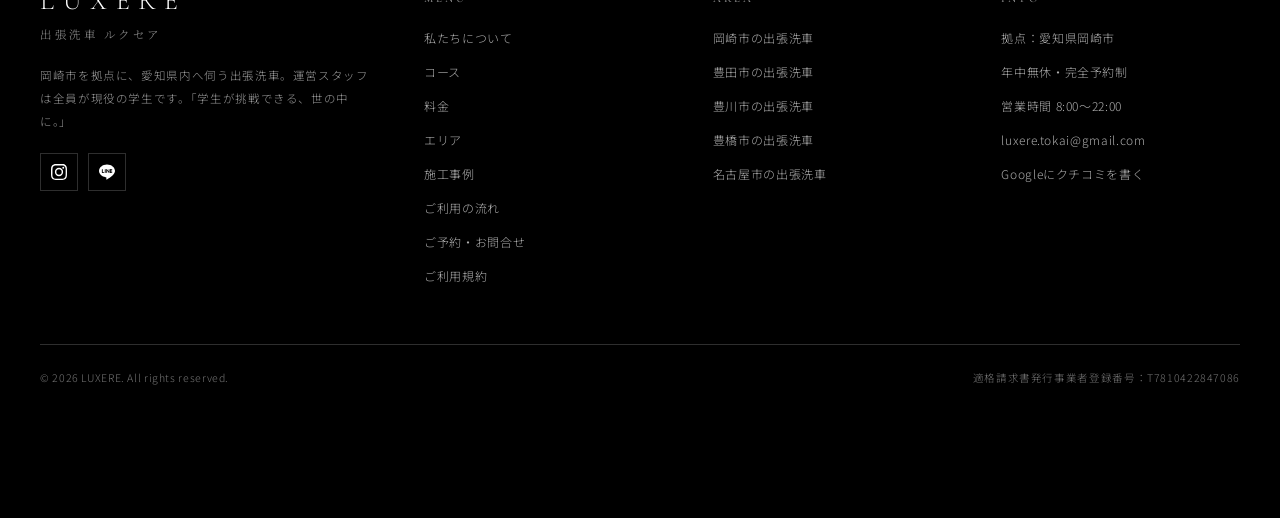
<file: price.html>
<!DOCTYPE html>
<html lang="ja" class="no-js">
<head>
<script>document.documentElement.classList.remove('no-js');</script>
<meta charset="UTF-8">
<meta name="viewport" content="width=device-width,initial-scale=1">
<title>料金表｜出張洗車LUXERE｜愛知県の出張洗車 ¥4,400〜（税込）</title>
<meta name="description" content="出張洗車LUXEREの料金表。BASIC ¥4,400〜、PREMIUM ¥6,900〜、SPECIAL ¥13,900〜（すべて税込・Sサイズ）。S/M/L/XLのサイズ別料金。出張費は愛知県全域一律¥2,000、2台以上のご依頼で無料です。">
<link rel="canonical" href="https://luxere.jp/price.html">
<meta property="og:type" content="website">
<meta property="og:title" content="料金表｜出張洗車LUXERE｜愛知県の出張洗車 ¥4,400〜（税込）">
<meta property="og:description" content="出張洗車LUXEREの料金表。BASIC ¥4,400〜、PREMIUM ¥6,900〜、SPECIAL ¥13,900〜（すべて税込・Sサイズ）。S/M/L/XLのサイズ別料金。出張費は愛知県全域一律¥2,000、2台以上のご依頼で無料です。">
<meta property="og:url" content="https://luxere.jp/price.html">
<meta property="og:image" content="https://luxere.jp/assets/works/work16.jpg">
<meta property="og:site_name" content="出張洗車LUXERE">
<meta name="twitter:card" content="summary_large_image">
<meta name="theme-color" content="#000000">
<link rel="icon" href="assets/favicon.png">
<link rel="preconnect" href="https://fonts.googleapis.com">
<link rel="preconnect" href="https://fonts.gstatic.com" crossorigin>
<link href="https://fonts.googleapis.com/css2?family=Cormorant+Garamond:wght@300;400;500;600&family=Noto+Sans+JP:wght@300;400;500;700&family=Noto+Serif+JP:wght@400;500;600;700;900&family=Yuji+Boku&display=swap" rel="stylesheet">
<script type="application/ld+json">
{
 "@context": "https://schema.org",
 "@type": "AutoWash",
 "@id": "https://luxere.jp/#business",
 "name": "出張洗車LUXERE",
 "url": "https://luxere.jp/",
 "image": "https://luxere.jp/assets/logo.png",
 "email": "luxere.tokai@gmail.com",
 "priceRange": "¥4,400〜¥19,900",
 "address": {
  "@type": "PostalAddress",
  "addressLocality": "岡崎市",
  "addressRegion": "愛知県",
  "addressCountry": "JP"
 },
 "areaServed": [
  {
   "@type": "City",
   "name": "岡崎市"
  },
  {
   "@type": "City",
   "name": "豊田市"
  },
  {
   "@type": "City",
   "name": "豊川市"
  },
  {
   "@type": "City",
   "name": "豊橋市"
  },
  {
   "@type": "City",
   "name": "名古屋市"
  },
  {
   "@type": "City",
   "name": "安城市"
  },
  {
   "@type": "City",
   "name": "刈谷市"
  },
  {
   "@type": "City",
   "name": "知立市"
  },
  {
   "@type": "City",
   "name": "西尾市"
  },
  {
   "@type": "City",
   "name": "幸田町"
  },
  {
   "@type": "City",
   "name": "蒲郡市"
  },
  {
   "@type": "City",
   "name": "みよし市"
  }
 ],
 "openingHoursSpecification": [
  {
   "@type": "OpeningHoursSpecification",
   "dayOfWeek": [
    "Monday",
    "Tuesday",
    "Wednesday",
    "Thursday",
    "Friday",
    "Saturday",
    "Sunday"
   ],
   "opens": "08:00",
   "closes": "22:00"
  }
 ],
 "paymentAccepted": "クレジットカード（予約時の事前決済）, 銀行振込（法人）",
 "currenciesAccepted": "JPY",
 "sameAs": [
  "https://www.instagram.com/luxere.tokai/"
 ]
}
</script>
<script type="application/ld+json">
{
 "@context": "https://schema.org",
 "@type": "BreadcrumbList",
 "itemListElement": [
  {
   "@type": "ListItem",
   "position": 1,
   "name": "ホーム",
   "item": "https://luxere.jp/"
  },
  {
   "@type": "ListItem",
   "position": 2,
   "name": "料金",
   "item": "https://luxere.jp/price.html"
  }
 ]
}
</script>
<link rel="stylesheet" href="assets/site.css">
</head>
<body>

<!-- ================= HEADER ================= -->
<header class="hd" id="hd">
  <div class="hd-in">
    <a href="index.html" class="logo">
      <img src="assets/logo-mark.png" alt="出張洗車LUXERE" width="36" height="36">
      <span><b>LUXERE</b><span>SYUCCHOU SENSHA</span></span>
    </a>
    <nav class="hd-nav">
      <a href="concept.html">CONCEPT</a>
      <a href="service.html">SERVICE</a>
      <a href="price.html" aria-current="page">PRICE</a>
      <a href="area.html">AREA</a>
      <a href="works.html">WORKS</a>
      <a href="flow.html">FLOW</a>
    </nav>
    <div class="hd-cta">
      <a class="btn btn--fill btn--sm" href="contact.html">ご予約</a>
      <button class="burger" id="burger" aria-label="メニュー" aria-expanded="false"><i></i><i></i><i></i></button>
    </div>
  </div>
</header>

<div class="ov" id="ov">
  <div>
    <ul>
      <li><a href="index.html"><em>01</em>ホーム</a></li>
      <li><a href="concept.html"><em>02</em>私たちについて</a></li>
      <li><a href="service.html"><em>03</em>コース</a></li>
      <li><a href="price.html"><em>04</em>料金</a></li>
      <li><a href="area.html"><em>05</em>エリア</a></li>
      <li><a href="works.html"><em>06</em>施工事例</a></li>
      <li><a href="flow.html"><em>07</em>ご利用の流れ</a></li>
      <li><a href="contact.html"><em>08</em>ご予約・お問合せ</a></li>
    </ul>
    <div class="ov-cta">
      <a class="btn btn--line" href="https://lin.ee/YGredb0" target="_blank" rel="noopener">LINEで予約する</a>
      <a class="btn" href="contact.html">ご予約の方法</a>
    </div>
  </div>
</div>
<!-- ================= PAGE HERO ================= -->
<section class="phero">
  <div class="phero-bg"><img src="assets/works/work12.jpg" alt="" loading="lazy"></div>
  <div class="wrap phero-in">
    <div class="fude-eyebrow"><i></i><span>料金</span></div>
    <div class="en-big">Price</div>
    <h1>料金表</h1>
    <p class="lead">表示はすべて税込です。お車のサイズで決まる、追加を積み上げないわかりやすい価格にしています。出張費は愛知県全域一律 ¥2,000、2台以上のご依頼で無料です。</p>
    <div class="crumb"><a href="index.html">ホーム</a><span>/</span>料金</div>
  </div>
</section>

<!-- ================= WHICH ONE ================= -->
<section class="sec sec--light" id="which">
  <div class="wrap">
    <div class="lbl rv">
      <h2>WHICH ONE?</h2>
      <div class="sec-jp">どのコースを選べば？</div>
      <div class="bar"></div>
    </div>
    <p class="body-txt rv" data-d="1" style="max-width:760px;margin-inline:auto;margin-bottom:clamp(34px,5vw,52px)">
      コースは BASIC / PREMIUM / SPECIAL の3つ。どれもサイズ別の料金で、追加を積み上げることはありません。迷われたときの選び方を、そのまま書いておきます。
    </p>
    <div class="grid-3">
      <article class="card rv">
        <div class="num">01</div>
        <h3>BASIC を選ぶ方</h3>
        <p>すでに定期的に洗車をされている方、コーティングは不要な方、まず一度どんなものか試してみたい方。</p>
      </article>
      <article class="card rv" data-d="1">
        <div class="num">02</div>
        <h3>PREMIUM を選ぶ方</h3>
        <p>初めての方、迷われている方。洗車とコーティングが一体になっていて、艶と撥水が約1ヶ月続きます。一番選ばれています。</p>
      </article>
      <article class="card rv" data-d="2">
        <div class="num">03</div>
        <h3>SPECIAL を選ぶ方</h3>
        <p>外も中も一度にまとめてきれいにしたい方。PREMIUMの全工程に車内清掃が加わります。売却前・納車前のお車にも。</p>
      </article>
    </div>
    <div class="center" style="margin-top:clamp(28px,4vw,42px)">
      <a class="btn btn--dark rv" href="service.html">各コースの内容を詳しく見る</a>
    </div>
  </div>
</section>

<!-- ================= PRICE LIST ================= -->
<section class="sec sec--dark" id="price">
  <div class="wrap">
    <div class="lbl rv">
      <h2>PRICE LIST</h2>
      <div class="sec-jp">サイズ別 料金表</div>
      <div class="bar"></div>
    </div>
    <p class="body-txt rv" data-d="1" style="max-width:760px;margin-inline:auto;margin-bottom:clamp(34px,5vw,52px)">
      LUXEREでは、お車のボディサイズに応じて S / M / L / XL の4区分で料金を決めています。お車の車種がご不明な場合も、LINEで写真を1枚お送りいただければご案内いたします。
    </p>
    <div class="scroller rv">
      <table class="t">
        <thead>
          <tr>
            <th style="text-align:left">サイズ・該当車種</th>
            <th>BASIC<small>洗車のみ</small></th>
            <th>PREMIUM<small>＋コーティング</small></th>
            <th>SPECIAL<small>＋車内清掃</small></th>
          </tr>
        </thead>
        <tbody>
          <tr>
            <th>S<small>軽自動車・コンパクトカー<br>N-BOX、ヤリス など</small></th>
            <td><b>¥4,400</b></td><td class="pop"><b>¥6,900</b></td><td><b>¥13,900</b></td>
          </tr>
          <tr>
            <th>M<small>セダン・コンパクトSUV<br>ヴェゼル、プリウス など</small></th>
            <td><b>¥4,900</b></td><td class="pop"><b>¥7,900</b></td><td><b>¥15,900</b></td>
          </tr>
          <tr>
            <th>L<small>SUV<br>クラウンスポーツ、RAV4 など</small></th>
            <td><b>¥5,400</b></td><td class="pop"><b>¥8,900</b></td><td><b>¥17,900</b></td>
          </tr>
          <tr>
            <th>XL<small>大型SUV・大型ミニバン<br>ヴォクシー、ランドクルーザー250 など</small></th>
            <td><b>¥5,900</b></td><td class="pop"><b>¥9,900</b></td><td><b>¥19,900</b></td>
          </tr>
        </tbody>
      </table>
    </div>
    <ul class="notes rv">
      <li>表示価格はすべて<strong>税込</strong>です。</li>
      <li>上記とは別に<strong>出張費 ¥2,000（愛知県全域一律・2台以上のご依頼で無料）</strong>がかかります。距離による追加はありません。</li>
      <li>塗装を削って傷を消す磨き（ポリッシング）は取り扱っておりません。</li>
      <li>お車の状態（大幅な汚れ・特殊な塗装・過去のコーティング残り等）により、別途お見積もりをご提案する場合がございます。その場合は必ず<strong>作業前に</strong>ご説明します。</li>
      <li>記載外の車種・特別なご要望も、お気軽にご相談ください。</li>
    </ul>
  </div>
</section>

<!-- ================= COMPARE ================= -->
<section class="sec sec--light" id="compare">
  <div class="wrap">
    <div class="lbl rv">
      <h2>COMPARE</h2>
      <div class="sec-jp">コース比較</div>
      <div class="bar"></div>
    </div>
    <div class="tbl-note rv">積み上げ式です。上位コースは下位コースの全行程を含みます。</div>
    <div class="scroller rv">
      <table class="t">
        <thead>
            <tr>
              <th style="text-align:left">工程</th>
              <th>BASIC<small>ベーシック</small></th>
              <th>PREMIUM<small>プレミアム</small></th>
              <th>SPECIAL<small>スペシャル</small></th>
            </tr>
          </thead>
          <tbody>
            <tr><th>アワアワ2段階洗車</th><td>◎</td><td class="pop">◎</td><td>◎</td></tr>
            <tr><th>足回り徹底洗浄</th><td>◎</td><td class="pop">◎</td><td>◎</td></tr>
            <tr><th>純水すすぎ</th><td>◎</td><td class="pop">◎</td><td>◎</td></tr>
            <tr><th>ブロワー拭きあげ</th><td>◎</td><td class="pop">◎</td><td>◎</td></tr>
            <tr><th>ボディ撥水コート</th><td>—</td><td class="pop">◎</td><td>◎</td></tr>
            <tr><th>窓撥水コート</th><td>—</td><td class="pop">◎</td><td>◎</td></tr>
            <tr><th>ホイール撥水コート</th><td>—</td><td class="pop">◎</td><td>◎</td></tr>
            <tr><th>タイヤワックス</th><td>—</td><td class="pop">◎</td><td>◎</td></tr>
            <tr><th>車内清掃</th><td>—</td><td class="pop">—</td><td>◎</td></tr>
            <tr><th>車内殺菌仕上げ</th><td>—</td><td class="pop">—</td><td>◎</td></tr>
            <tr><th>所要時間</th><td>約60〜90分</td><td class="pop">約110〜150分</td><td>約半日</td></tr>
            <tr><th>こんな方に</th><td>気軽に美しく<br>維持したい方</td><td class="pop">仕上がりの差を<br>出したい方</td><td>車内まで<br>整えたい方</td></tr>
          </tbody>
      </table>
    </div>
    <ul class="notes rv">
      <li>料金はSサイズ（税込）の表示です。M / L / XL はサイズ別料金表をご覧ください。</li>
      <li>所要時間はお車の大きさと汚れの状態によって前後します。</li>
    </ul>
  </div>
</section>

<!-- ================= OPTION ================= -->
<!-- ================= COUPON ================= -->
<section class="sec sec--light" id="coupon">
  <div class="wrap">
    <div class="coupon rv">
      <div>
        <span class="tag">CAMPAIGN</span>
        <h3>はじめてのご予約は、<br><b>施工料金が半額</b>になります。</h3>
        <p class="lead">公式LINEで会員登録（無料）をすると、会員番号が届きます。予約サイトでその番号を入れるだけで、初回のご予約は自動で50%OFF。クーポンの提示は不要です。</p>
        <ul class="notes">
          <li>施工料金（コース＋オプション）の50%OFF。割引の上限は¥5,000です。</li>
          <li>出張費は割引の対象外です。</li>
          <li>会員番号ごとに1回、はじめてのご予約にかぎります。予約サイトの金額に自動で反映されます。</li>
        </ul>
      </div>
      <div>
        <a class="btn btn--line btn--lg" href="https://lin.ee/YGredb0" target="_blank" rel="noopener"><svg viewBox="0 0 24 24"><path fill-rule="evenodd" d="M24 10.3C24 4.9 18.6.6 12 .6S0 4.9 0 10.3c0 4.8 4.3 8.8 10 9.6.4.1.9.2 1.1.6.1.3.1.7 0 1l-.2 1c0 .3-.2 1.2 1 .6s6.9-4.1 9.4-7c1.7-1.9 2.7-3.8 2.7-5.8zM7.5 13.5H4.9a.6.6 0 0 1-.6-.6V8.1a.6.6 0 1 1 1.3 0v4.1h1.9a.6.6 0 1 1 0 1.3zm2.5-.6a.6.6 0 1 1-1.3 0V8.1a.6.6 0 1 1 1.3 0zm5.7 0a.6.6 0 0 1-.4.6h-.2a.6.6 0 0 1-.5-.3l-2.4-3.3v2.9a.6.6 0 1 1-1.3 0V8.1a.6.6 0 0 1 .4-.6h.2c.2 0 .4.1.5.3l2.5 3.3V8.1a.6.6 0 1 1 1.2 0zm3.7-3a.6.6 0 1 1 0 1.3h-1.8v1.1h1.8a.6.6 0 1 1 0 1.3h-2.4a.6.6 0 0 1-.6-.6V8.1a.6.6 0 0 1 .6-.6h2.4a.6.6 0 1 1 0 1.3h-1.8v1.1z"/></svg>友だち追加してクーポンを受け取る</a>
      </div>
    </div>
  </div>
</section>

<section class="sec sec--dark" id="option">
  <div class="wrap">
    <div class="lbl rv">
      <h2>OPTION</h2>
      <div class="sec-jp">オプション（任意・お車1台ごと）</div>
      <div class="bar"></div>
    </div>
    <p class="body-txt rv" data-d="1" style="max-width:760px;margin-inline:auto;margin-bottom:clamp(34px,5vw,52px)">
      全10種類。コースに追加してご依頼いただけます。車内清掃を除き、サイズによる差はなく一律料金です。
    </p>
    <div class="opts">
      <div class="opt rv">
        <div class="k">鉄粉除去</div>
        <div class="v">¥2,980</div>
        <div class="tax">(税込)</div>
        <p>ザラつきの原因を落とす下地作業。初回に一度で十分です。</p>
      </div>
      <div class="opt rv" data-d="1">
        <div class="k">虫取り</div>
        <div class="v">¥1,980</div>
        <div class="tax">(税込)</div>
        <p>フロントやミラーに残った虫の跡を落とします。</p>
      </div>
      <div class="opt rv" data-d="2">
        <div class="k">油膜除去</div>
        <div class="v">¥3,980</div>
        <div class="tax">(税込)</div>
        <p>ガラス3面。洗車と同日のみのご提供です。</p>
      </div>
      <div class="opt rv" data-d="1">
        <div class="k">ガラス撥水コーティング</div>
        <div class="v">¥17,800</div>
        <div class="tax">(税込) ／ 単体でのご依頼は ¥19,800</div>
        <p>油膜除去・下地処理込み。6ヶ月〜1年持続します。</p>
      </div>
      <div class="opt rv">
        <div class="k">ヘッドライト黄ばみ除去</div>
        <div class="v">¥4,980</div>
        <div class="tax">(税込) ／ 左右2灯ぶん</div>
        <p>黄ばみを研磨で落とし、仕上げにクリア塗装まで。</p>
      </div>
      <div class="opt rv" data-d="1">
        <div class="k">コーティングのメンテナンス</div>
        <div class="v">¥2,980</div>
        <div class="tax">(税込) ／ BASICのみ</div>
        <p>トップコートを入れ直し、落ちてきた撥水と艶を戻します。コーティング施工車の方に。</p>
      </div>
      <div class="opt rv" data-d="2">
        <div class="k">タイヤワックス</div>
        <div class="v">¥980</div>
        <div class="tax">(税込) ／ BASICのみ（PREMIUM・SPECIALは含まれています）</div>
        <p>タイヤを黒くつややかに仕上げます。</p>
      </div>
      <div class="opt rv" data-d="1">
        <div class="k">車内清掃</div>
        <div class="v">¥7,980〜</div>
        <div class="tax">(税込) ／ S ¥7,980・M ¥8,980・L ¥9,980・XL ¥10,980 ／ BASIC・PREMIUM</div>
        <p>掃除機がけ・内窓・ダッシュボードとドア内側の拭き上げまで。SPECIALには含まれています。</p>
      </div>
      <div class="opt rv">
        <div class="k">車内の消臭・除菌</div>
        <div class="v">¥2,980</div>
        <div class="tax">(税込) ／ 全コース</div>
        <p>エアコン送風口の奥まで消臭・除菌剤を行き渡らせます。ペット・タバコ・エアコンのにおいが気になる方に。</p>
      </div>
      <div class="opt rv" data-d="1">
        <div class="k">シート内部汚れ除去</div>
        <div class="v">¥1,500</div>
        <div class="tax">(税込) ／ 1席ごと ／ SPECIALのみ</div>
        <p>繊維の奥に染み込んだ汚れを、専用洗浄で浮かせて吸い出します。</p>
      </div>
    </div>
    <ul class="notes rv">
      <li>ガラス撥水コーティングは<strong>油膜除去を含みます</strong>ので、あわせてのご依頼は必要ありません。洗車と同日の施工のため、同日価格 ¥17,800 でご提供しています。</li>
      <li>「BASICのみ」のオプションは、PREMIUM・SPECIALには最初から含まれている作業です。車内まで整えるなら、PREMIUM＋車内清掃よりSPECIALのほうがお得です。</li>
      <li>オプションは予約サイトでコースに追加できます。作業時間はその分、当日の枠に自動で加算されます。</li>
    </ul>
  </div>
</section>

<!-- ================= TRAVEL FEE ================= -->
<section class="sec sec--light" id="fee">
  <div class="wrap">
    <div class="lbl rv">
      <h2>TRAVEL FEE</h2>
      <div class="sec-jp">出張費について</div>
      <div class="bar"></div>
    </div>
    <p class="body-txt rv" data-d="1" style="max-width:760px;margin-inline:auto;margin-bottom:clamp(34px,5vw,52px)">
      距離による追加はありません。愛知県内であれば、どこへ伺っても同じ金額です。2台以上まとめてご依頼いただいた場合は、出張費をいただきません。
    </p>
    <div class="fees fees--2">
      <div class="fee rv"><div class="k">愛知県全域</div><div class="d">距離にかかわらず一律</div><div class="v">¥2,000</div></div>
      <div class="fee rv" data-d="1"><div class="k">2台以上のご依頼</div><div class="d">まとめてご依頼いただくと</div><div class="v">¥0</div></div>
    </div>
    <ul class="notes rv">
      <li>表示は税込です。お会計は「各車のコース料金の合計 ＋ 出張費」です。</li>
      <li><strong>2台以上まとめてご依頼いただくと、出張費は無料</strong>になります。ご家族・ご近所の方とご一緒にどうぞ。複数台は同じ日に続けて施工いたします。</li>
      <li>岡崎市内でも、名古屋市でも、豊橋市でも、出張費は同じ ¥2,000 です。エリアによる差はありません。</li>
      <li>お伺いできる市町村は対応エリアのページにまとめています。愛知県外は一度ご相談ください。</li>
    </ul>
    <div class="center" style="margin-top:clamp(28px,4vw,42px)">
      <a class="btn btn--dark rv" href="area.html">対応エリアを見る</a>
    </div>
  </div>
</section>

<!-- ================= PAYMENT ================= -->
<section class="sec sec--dark" id="payment">
  <div class="wrap">
    <div class="lbl rv">
      <h2>PAYMENT</h2>
      <div class="sec-jp">お支払い方法</div>
      <div class="bar"></div>
    </div>
    <div class="grid-3">
      <div class="card rv">
        <div class="rn">I</div>
        <h3>クレジットカード（事前決済）</h3>
        <p>予約サイトでご予約の際に、主要ブランドのカードでお支払いいただきます。お支払いの完了でご予約が確定します。当日のお支払いはありません。</p>
      </div>
      <div class="card rv" data-d="1">
        <div class="rn">II</div>
        <h3>法人のお客様</h3>
        <p>請求書払い（月末締め翌月末払い・銀行振込）に対応いたします。メールでご相談ください。</p>
      </div>
      <div class="card rv" data-d="2">
        <div class="rn">III</div>
        <h3>領収書・適格請求書</h3>
        <p>発行を承ります。ご希望の宛名をお知らせください（登録番号：T7810422847086）。</p>
      </div>
    </div>
    <ul class="notes rv">
      <li>キャンセルは予約サイト（確認メールのリンク）から、ご予約日時の24時間前まで承ります（全額返金）。それ以降は公式LINEへご連絡ください。</li>
    </ul>
  </div>
</section>

<!-- ================= CONTACT ================= -->
<section class="sec sec--light" id="contact">
  <div class="wrap wrap--n ct">
    <div class="lbl rv">
      <h2>CONTACT</h2>
      <div class="sec-jp">まずは、お見積もりから。</div>
      <div class="bar"></div>
    </div>
    <div class="seal rv">洗車<br>之証</div>
    <h3 class="rv" data-d="1">お車の写真を1枚、送るだけ。</h3>
    <p class="rv" data-d="1">サイズと金額をその場でご案内いたします。ご相談だけでも構いません。<br>「この汚れ、落ちますか？」の一言から、お気軽にどうぞ。</p>
    <div class="ct-btns rv" data-d="2">
      <a class="btn btn--line btn--lg" href="https://lin.ee/YGredb0" target="_blank" rel="noopener">
        <svg viewBox="0 0 24 24"><path fill-rule="evenodd" d="M24 10.3C24 4.9 18.6.6 12 .6S0 4.9 0 10.3c0 4.8 4.3 8.8 10 9.6.4.1.9.2 1.1.6.1.3.1.7 0 1l-.2 1c0 .3-.2 1.2 1 .6s6.9-4.1 9.4-7c1.7-1.9 2.7-3.8 2.7-5.8zM7.5 13.5H4.9a.6.6 0 0 1-.6-.6V8.1a.6.6 0 1 1 1.3 0v4.1h1.9a.6.6 0 1 1 0 1.3zm2.5-.6a.6.6 0 1 1-1.3 0V8.1a.6.6 0 1 1 1.3 0zm5.7 0a.6.6 0 0 1-.4.6h-.2a.6.6 0 0 1-.5-.3l-2.4-3.3v2.9a.6.6 0 1 1-1.3 0V8.1a.6.6 0 0 1 .4-.6h.2c.2 0 .4.1.5.3l2.5 3.3V8.1a.6.6 0 1 1 1.2 0zm3.7-3a.6.6 0 1 1 0 1.3h-1.8v1.1h1.8a.6.6 0 1 1 0 1.3h-2.4a.6.6 0 0 1-.6-.6V8.1a.6.6 0 0 1 .6-.6h2.4a.6.6 0 1 1 0 1.3h-1.8v1.1z"/></svg>
        LINEで見積もりを頼む
      </a>
      <a class="btn btn--dark btn--lg" href="contact.html">予約方法・営業情報</a>
    </div>

    <div class="ct-list rv" data-d="3">
      <a href="https://lin.ee/YGredb0" target="_blank" rel="noopener"><div class="k">LINE</div><div class="v">公式LINEで予約・ご相談</div></a>
      <a href="mailto:luxere.tokai@gmail.com"><div class="k">MAIL</div><div class="v">luxere.tokai@gmail.com</div></a>
      <a href="https://www.instagram.com/luxere.tokai/" target="_blank" rel="noopener"><div class="k">INSTAGRAM</div><div class="v">@luxere.tokai</div></a>
    </div>

    <ul class="notes rv" data-d="3">
      <li>年中無休・完全予約制／営業時間 8:00〜22:00。拠点は愛知県岡崎市です。</li>
    </ul>
  </div>
</section>

<!-- ================= FOOTER ================= -->
<footer class="ft">
  <div class="wrap">
    <div class="ft-top">
      <div class="ft-brand">
        <div class="en">LUXERE</div>
        <div class="jp">出張洗車 ルクセア</div>
        <p>岡崎市を拠点に、愛知県内へ伺う出張洗車。運営スタッフは全員が現役の学生です。「学生が挑戦できる、世の中に。」</p>
        <div class="ft-soc">
          <a href="https://www.instagram.com/luxere.tokai/" target="_blank" rel="noopener" aria-label="Instagram"><svg viewBox="0 0 24 24"><path d="M12 2.2c3.2 0 3.6 0 4.8.1 1.2.1 1.8.2 2.2.4.6.2 1 .5 1.5 1s.8.9 1 1.5c.2.4.3 1 .4 2.2.1 1.2.1 1.6.1 4.8s0 3.6-.1 4.8c-.1 1.2-.2 1.8-.4 2.2-.2.6-.5 1-1 1.5s-.9.8-1.5 1c-.4.2-1 .3-2.2.4-1.2.1-1.6.1-4.8.1s-3.6 0-4.8-.1c-1.2-.1-1.8-.2-2.2-.4-.6-.2-1-.5-1.5-1s-.8-.9-1-1.5c-.2-.4-.3-1-.4-2.2C2.2 15.6 2.2 15.2 2.2 12s0-3.6.1-4.8c.1-1.2.2-1.8.4-2.2.2-.6.5-1 1-1.5s.9-.8 1.5-1c.4-.2 1-.3 2.2-.4C8.4 2.2 8.8 2.2 12 2.2M12 0C8.7 0 8.3 0 7.1.1 5.8.1 5 .3 4.2.6c-.8.3-1.5.7-2.2 1.4C1.3 2.7.9 3.4.6 4.2.3 5 .1 5.8.1 7.1 0 8.3 0 8.7 0 12s0 3.7.1 4.9c0 1.3.2 2.1.5 2.9.3.8.7 1.5 1.4 2.2.7.7 1.4 1.1 2.2 1.4.8.3 1.6.5 2.9.5C8.3 24 8.7 24 12 24s3.7 0 4.9-.1c1.3 0 2.1-.2 2.9-.5.8-.3 1.5-.7 2.2-1.4.7-.7 1.1-1.4 1.4-2.2.3-.8.5-1.6.5-2.9.1-1.2.1-1.6.1-4.9s0-3.7-.1-4.9c0-1.3-.2-2.1-.5-2.9-.3-.8-.7-1.5-1.4-2.2-.7-.7-1.4-1.1-2.2-1.4C21 .3 20.2.1 18.9.1 17.7 0 17.3 0 14 0h-2z"/><path d="M12 5.8A6.2 6.2 0 1 0 18.2 12 6.2 6.2 0 0 0 12 5.8zm0 10.2A4 4 0 1 1 16 12a4 4 0 0 1-4 4z"/><circle cx="18.4" cy="5.6" r="1.4"/></svg></a>
          <a href="https://lin.ee/YGredb0" target="_blank" rel="noopener" aria-label="公式LINE"><svg viewBox="0 0 24 24"><path fill-rule="evenodd" d="M24 10.3C24 4.9 18.6.6 12 .6S0 4.9 0 10.3c0 4.8 4.3 8.8 10 9.6.4.1.9.2 1.1.6.1.3.1.7 0 1l-.2 1c0 .3-.2 1.2 1 .6s6.9-4.1 9.4-7c1.7-1.9 2.7-3.8 2.7-5.8zM7.5 13.5H4.9a.6.6 0 0 1-.6-.6V8.1a.6.6 0 1 1 1.3 0v4.1h1.9a.6.6 0 1 1 0 1.3zm2.5-.6a.6.6 0 1 1-1.3 0V8.1a.6.6 0 1 1 1.3 0zm5.7 0a.6.6 0 0 1-.4.6h-.2a.6.6 0 0 1-.5-.3l-2.4-3.3v2.9a.6.6 0 1 1-1.3 0V8.1a.6.6 0 0 1 .4-.6h.2c.2 0 .4.1.5.3l2.5 3.3V8.1a.6.6 0 1 1 1.2 0zm3.7-3a.6.6 0 1 1 0 1.3h-1.8v1.1h1.8a.6.6 0 1 1 0 1.3h-2.4a.6.6 0 0 1-.6-.6V8.1a.6.6 0 0 1 .6-.6h2.4a.6.6 0 1 1 0 1.3h-1.8v1.1z"/></svg></a>
        </div>
      </div>
      <div>
        <h4>MENU</h4>
        <ul>
          <li><a href="concept.html">私たちについて</a></li>
          <li><a href="service.html">コース</a></li>
          <li><a href="price.html">料金</a></li>
          <li><a href="area.html">エリア</a></li>
          <li><a href="works.html">施工事例</a></li>
          <li><a href="flow.html">ご利用の流れ</a></li>
          <li><a href="contact.html">ご予約・お問合せ</a></li>
          <li><a href="terms.html">ご利用規約</a></li>
        </ul>
      </div>
      <div>
        <h4>AREA</h4>
        <ul>
          <li><a href="area/okazaki/">岡崎市の出張洗車</a></li>
          <li><a href="area/toyota/">豊田市の出張洗車</a></li>
          <li><a href="area/toyokawa/">豊川市の出張洗車</a></li>
          <li><a href="area/toyohashi/">豊橋市の出張洗車</a></li>
          <li><a href="area/nagoya/">名古屋市の出張洗車</a></li>
        </ul>
      </div>
      <div>
        <h4>INFO</h4>
        <ul>
          <li><span>拠点：愛知県岡崎市</span></li>
          <li><span>年中無休・完全予約制</span></li>
          <li><span>営業時間 8:00〜22:00</span></li>
          <li><a href="mailto:luxere.tokai@gmail.com">luxere.tokai@gmail.com</a></li>
          <li><a href="https://g.page/r/CdrTM04HjpwREAE/review" target="_blank" rel="noopener">Googleにクチコミを書く</a></li>
        </ul>
      </div>
    </div>
    <div class="ft-bot">
      <span>&copy; 2026 LUXERE. All rights reserved.</span>
      <span>適格請求書発行事業者登録番号：T7810422847086</span>
    </div>
  </div>
</footer>

<div class="mbar">
  <a href="contact.html">ご予約の方法</a>
  <a class="line" href="https://lin.ee/YGredb0" target="_blank" rel="noopener">LINEで予約する</a>
</div>

<script src="assets/site.js"></script>
</body>
</html>
</file>
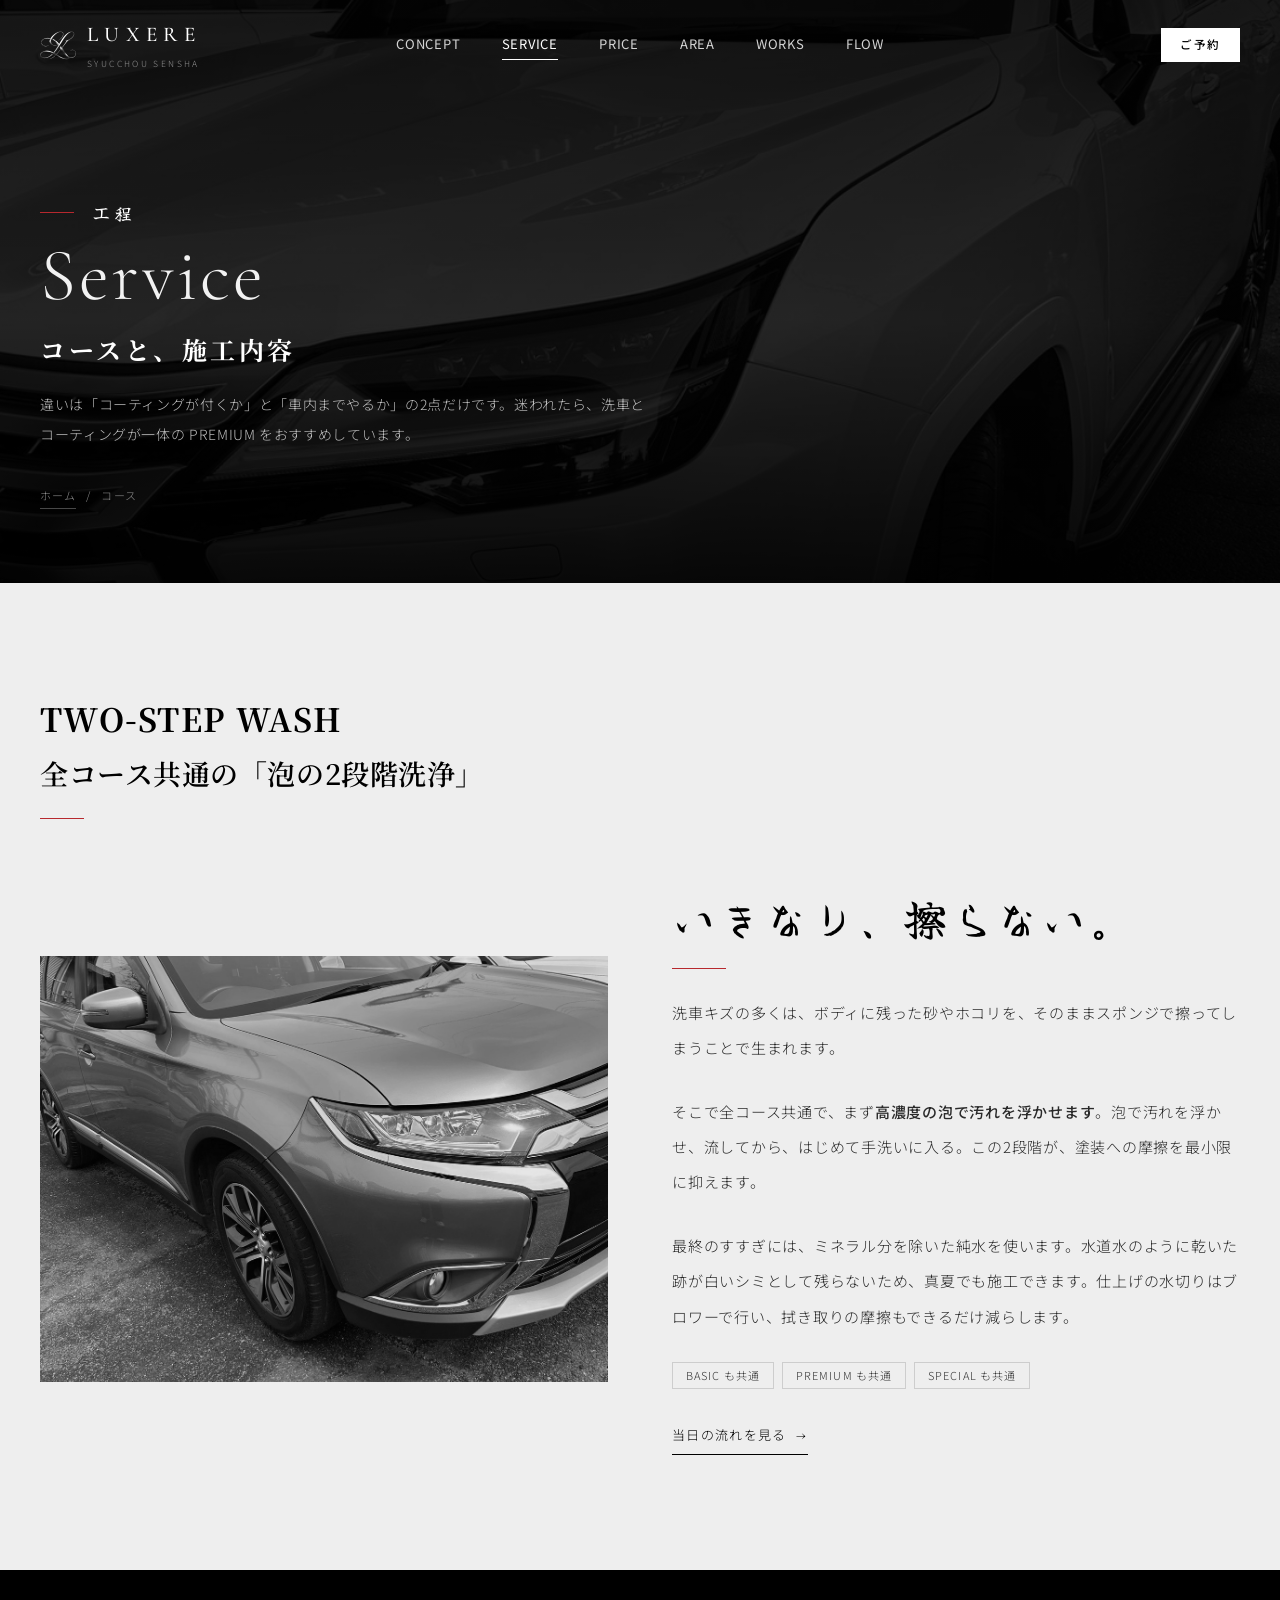
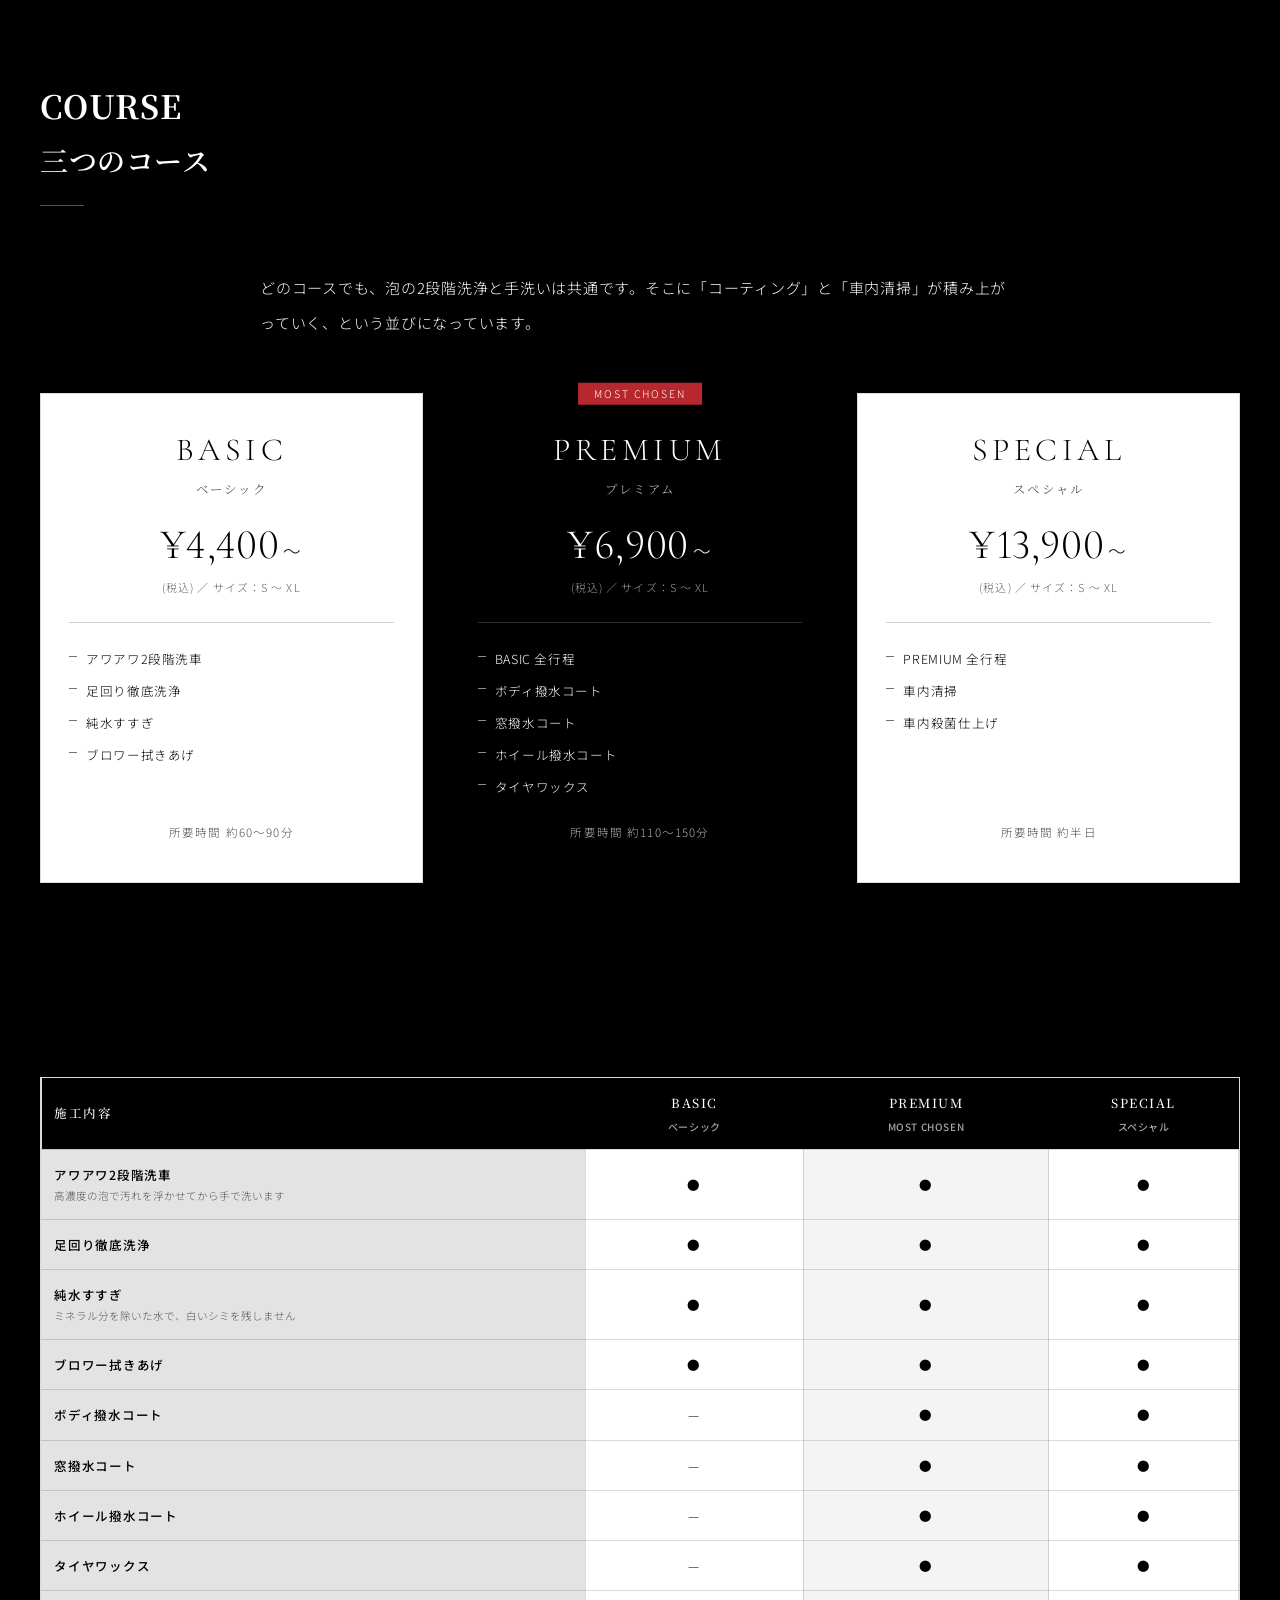
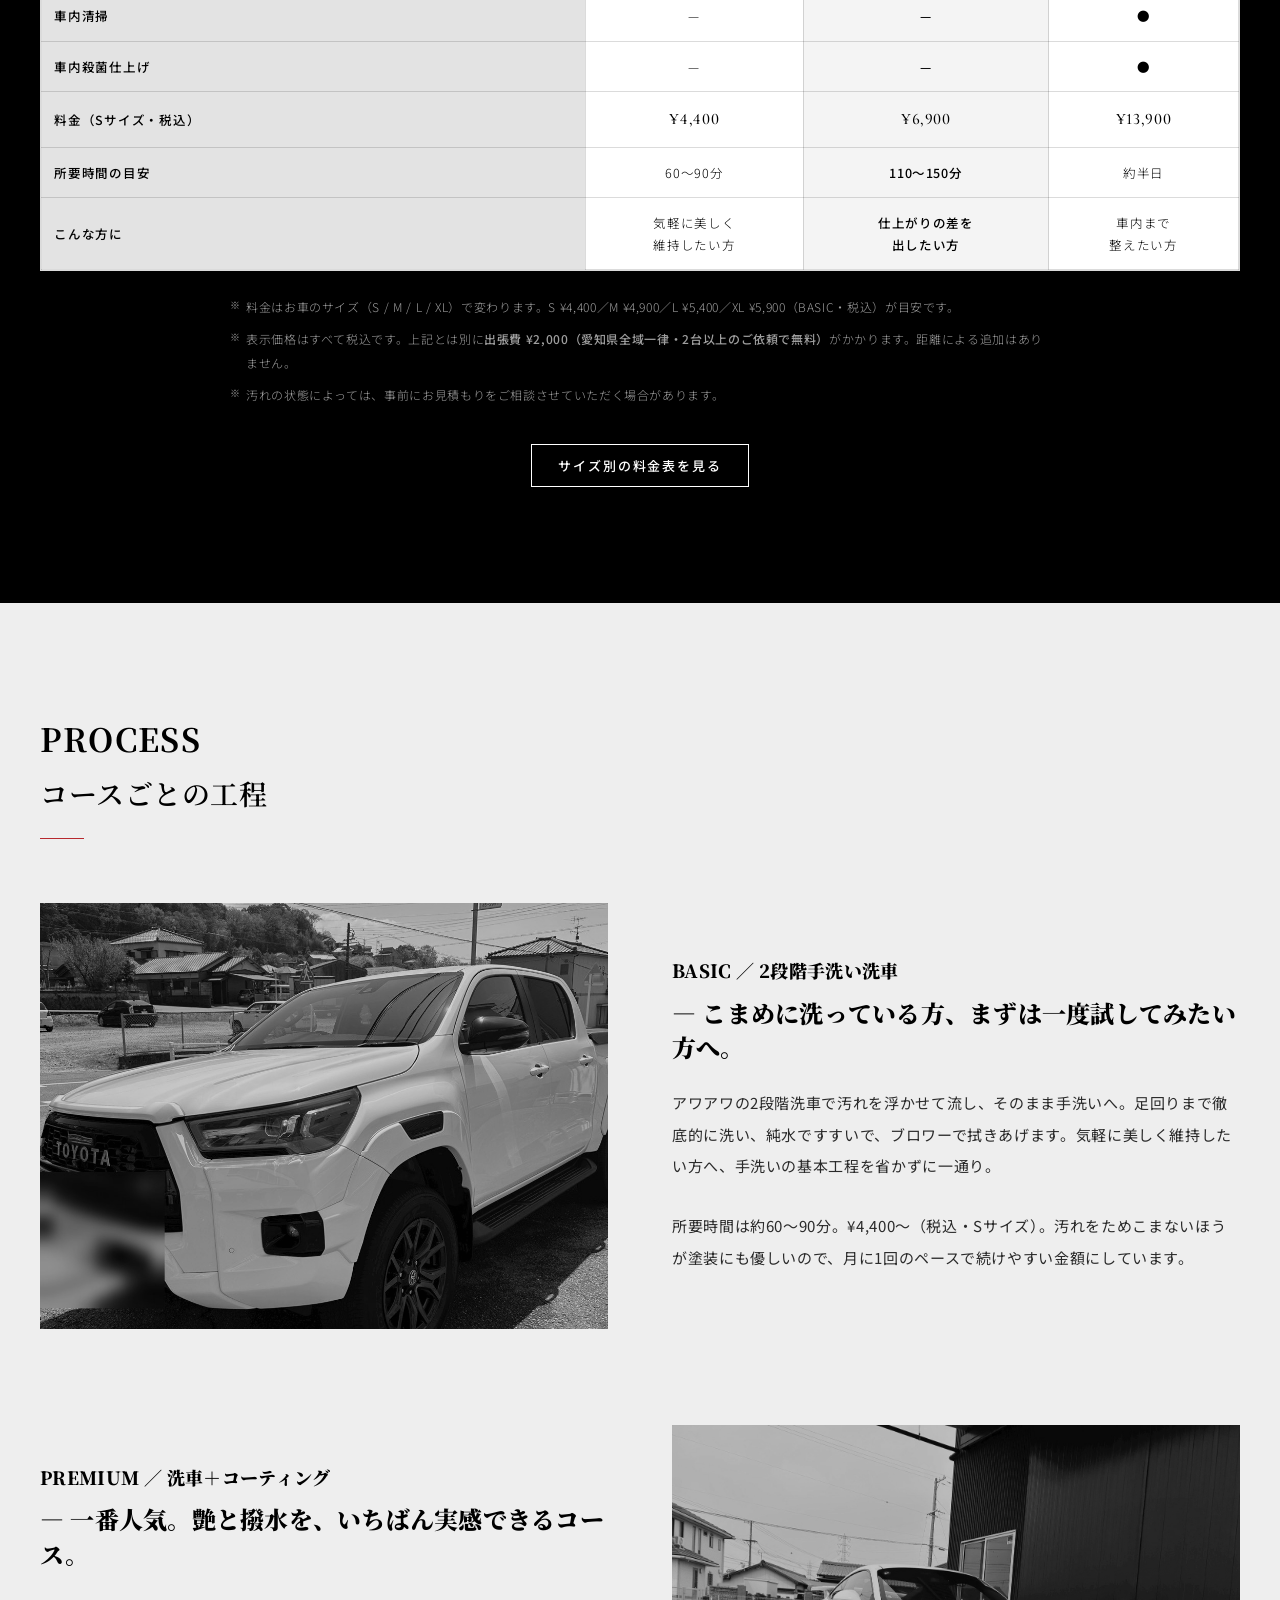
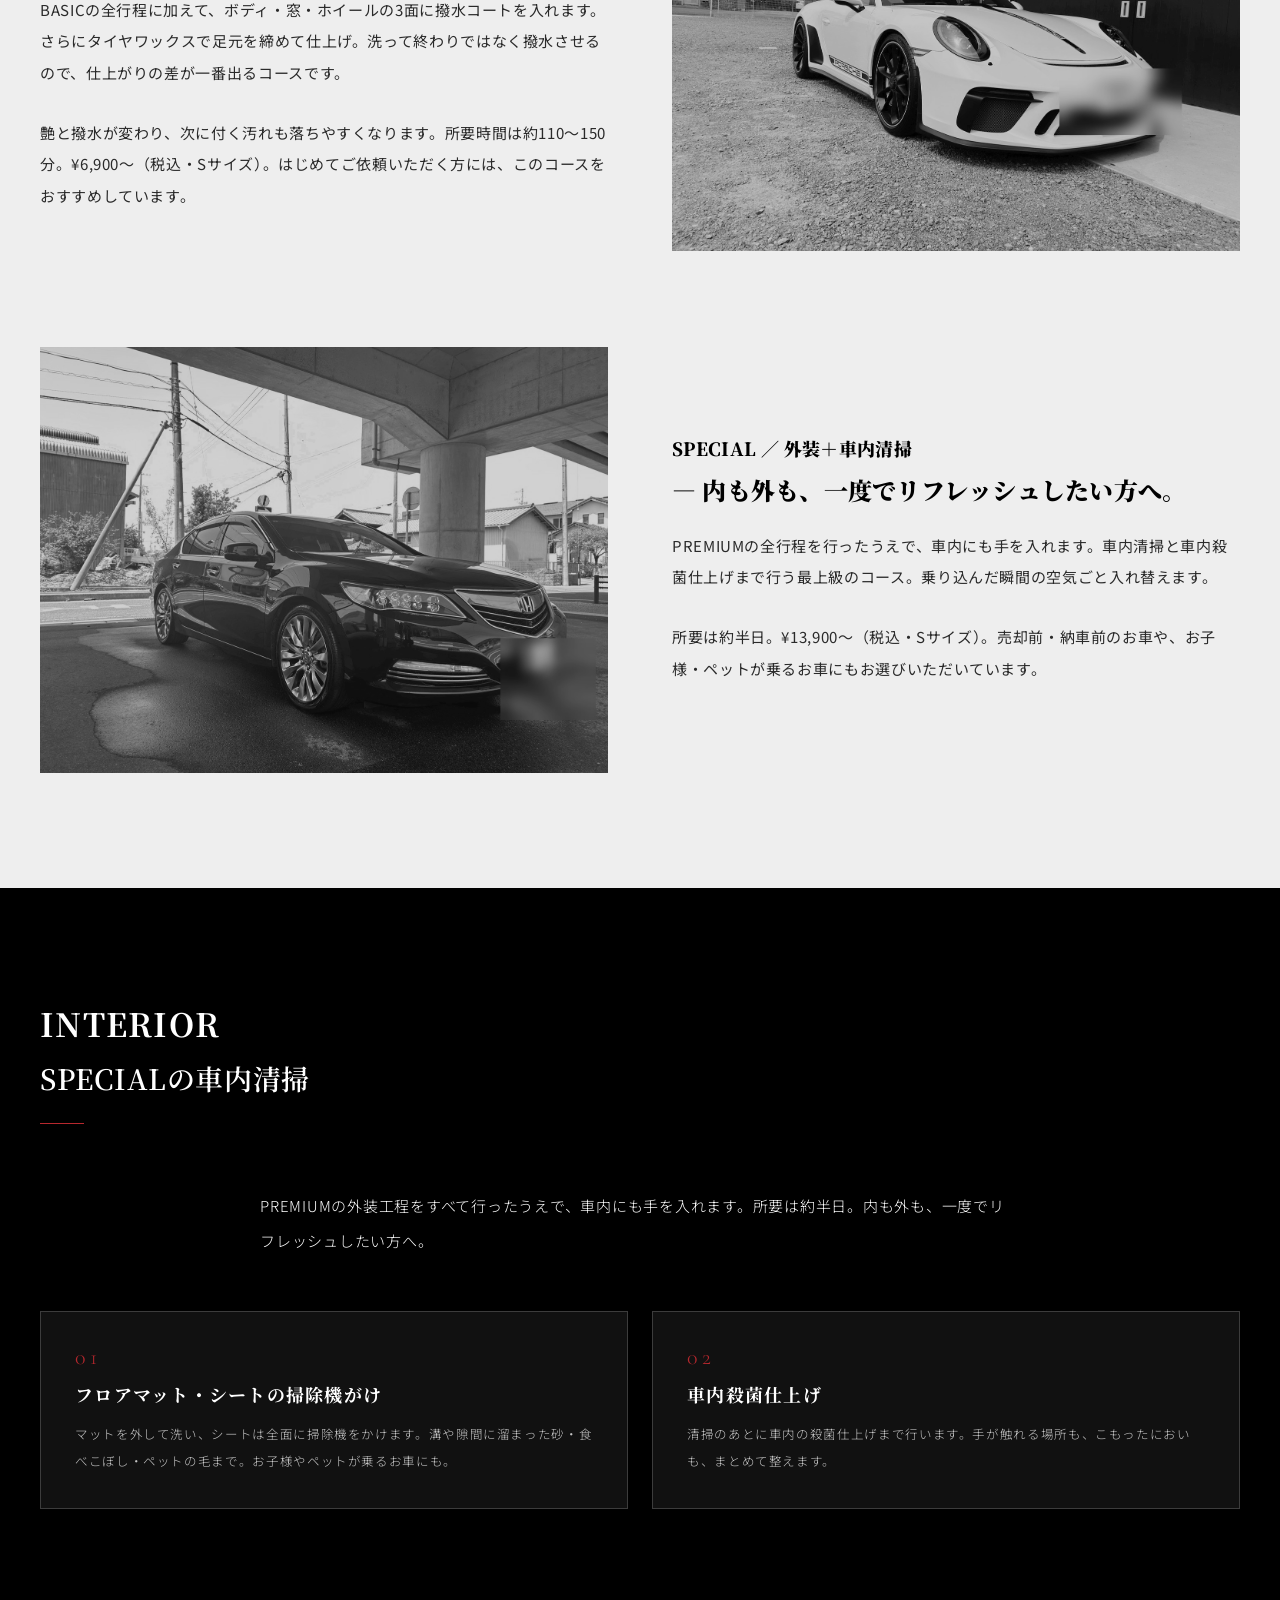
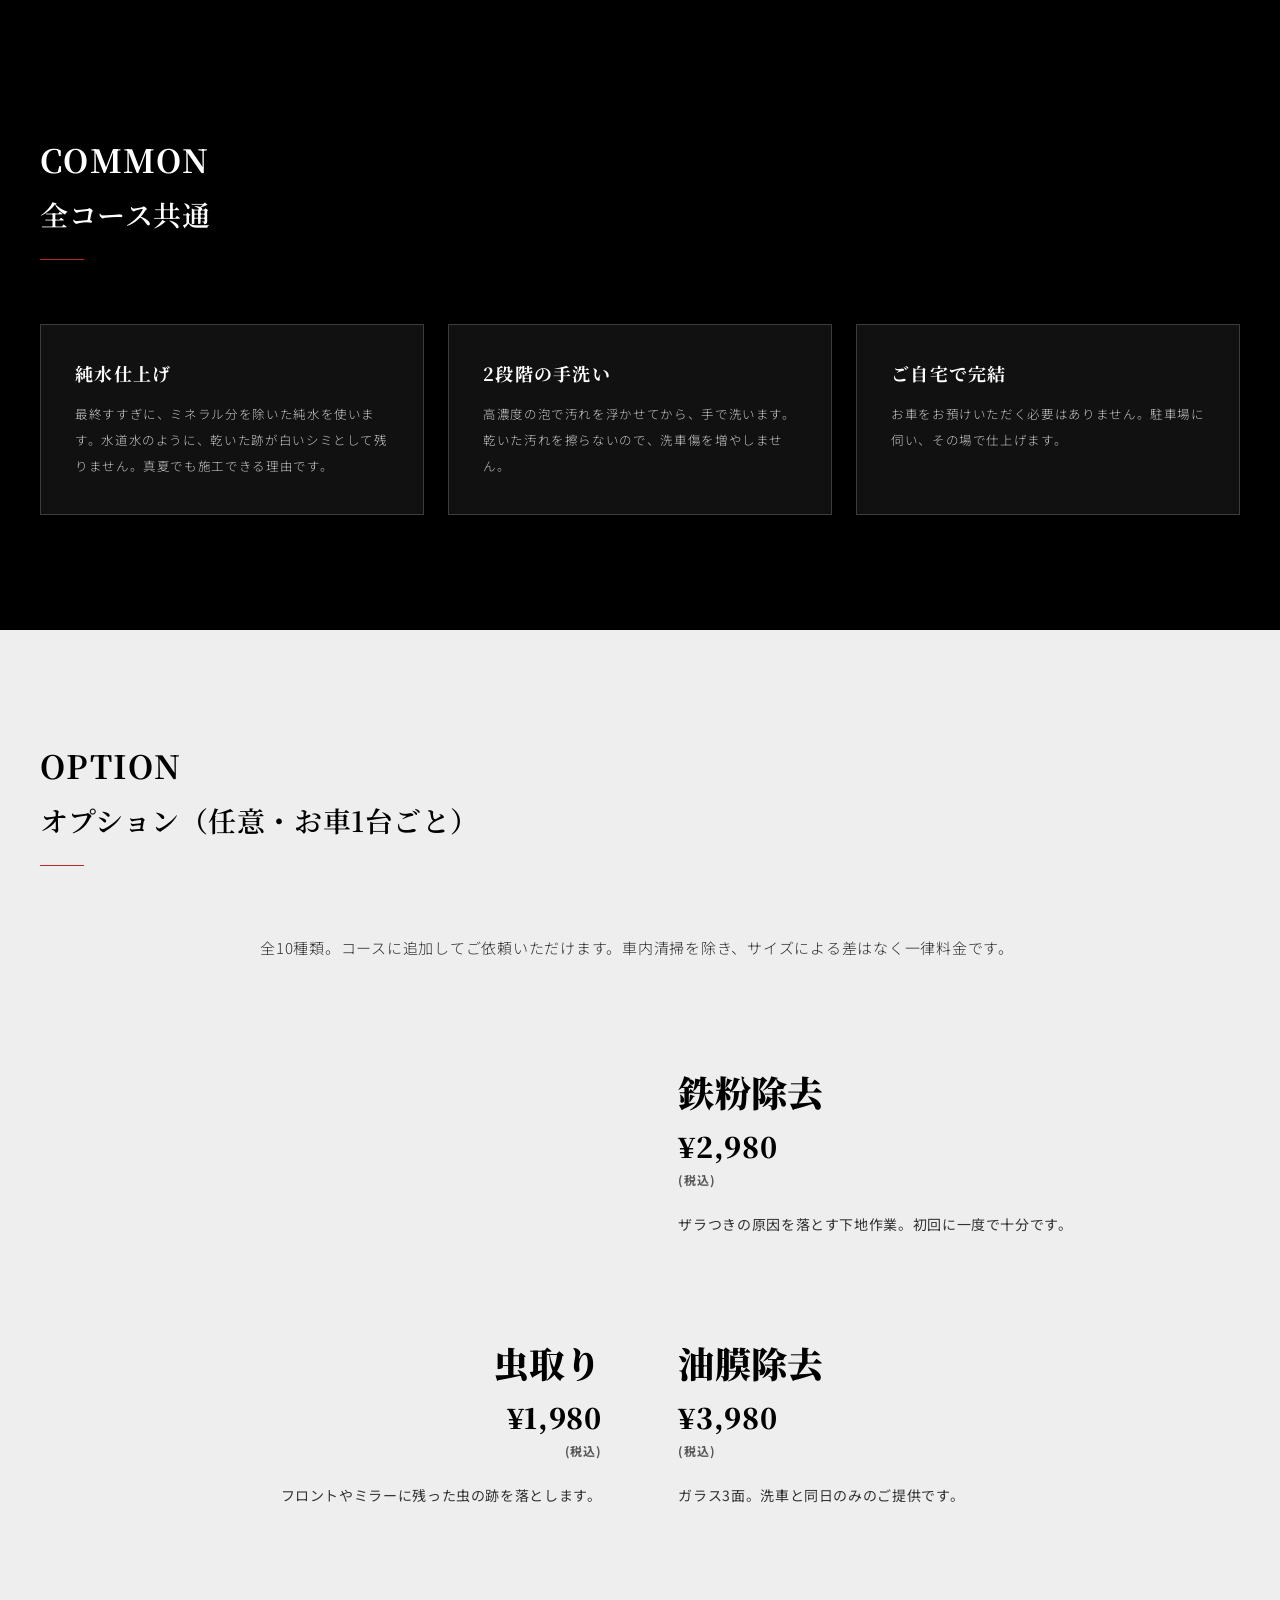
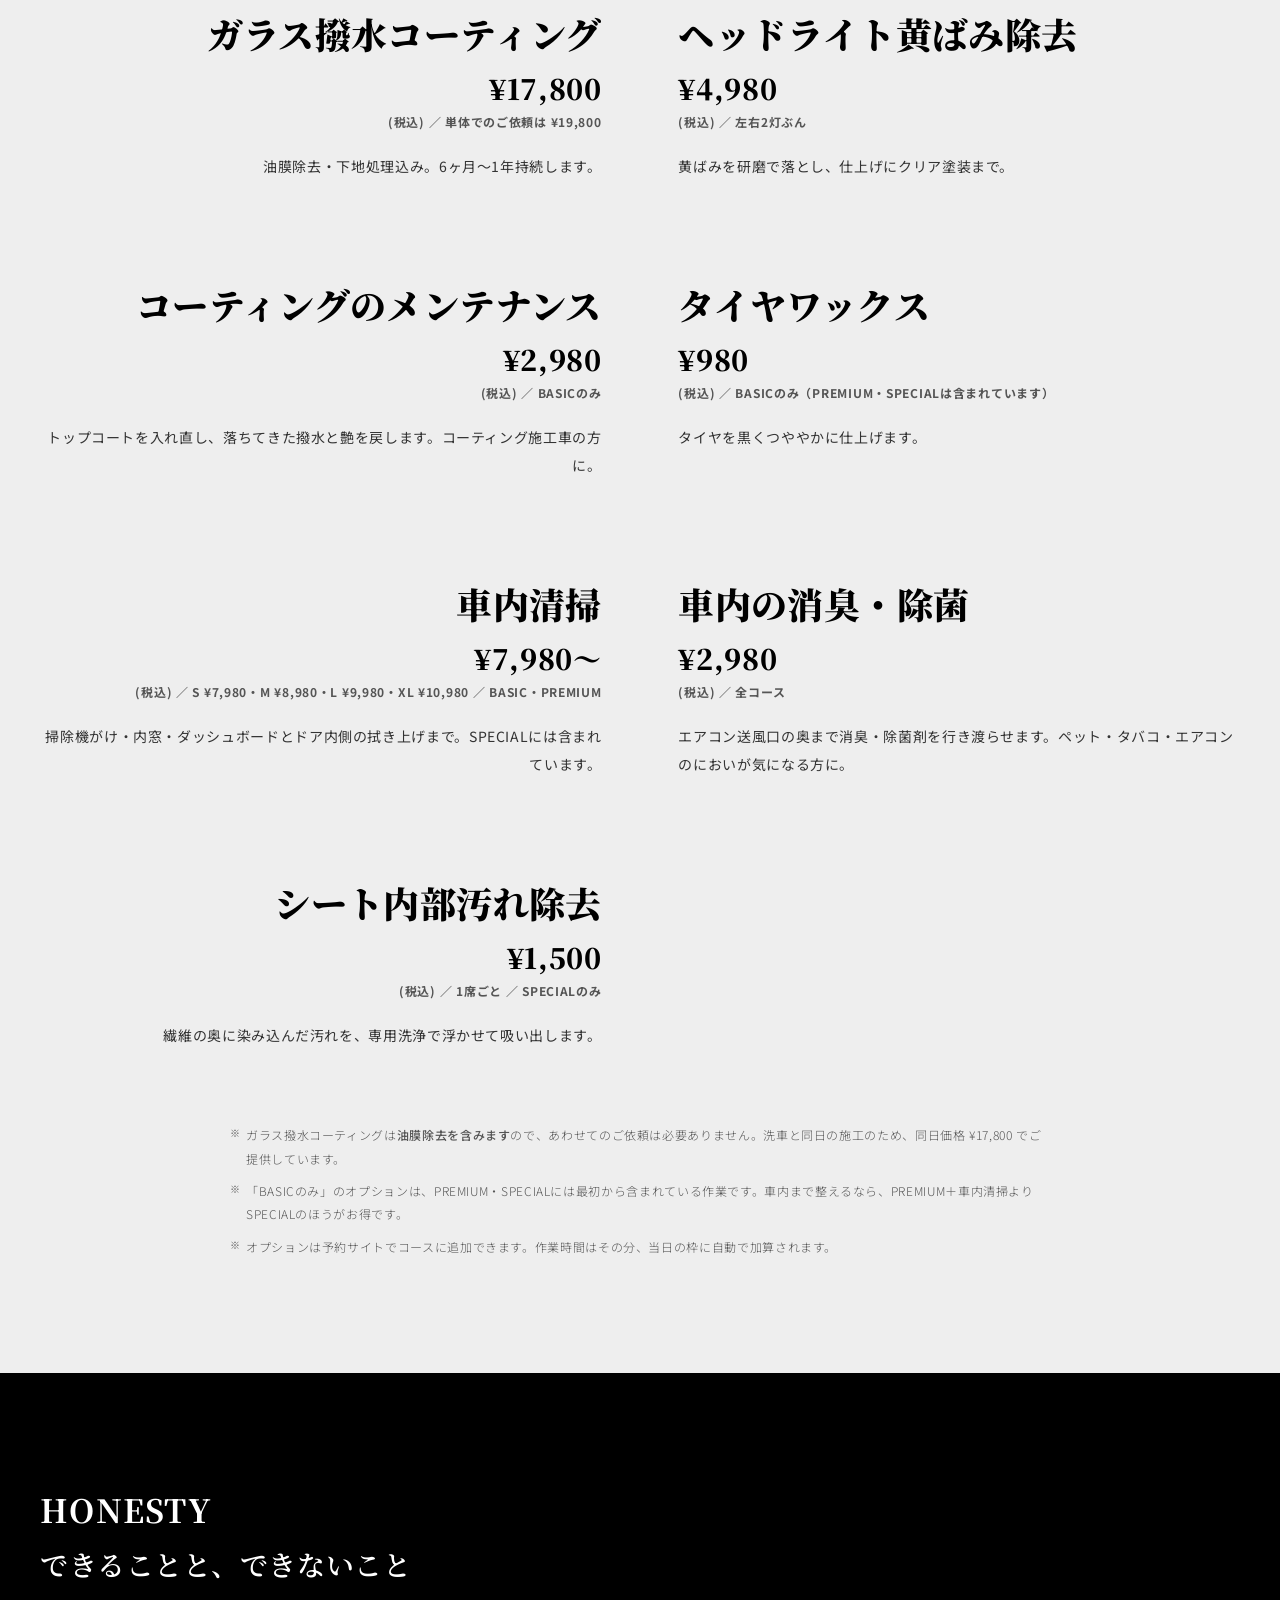
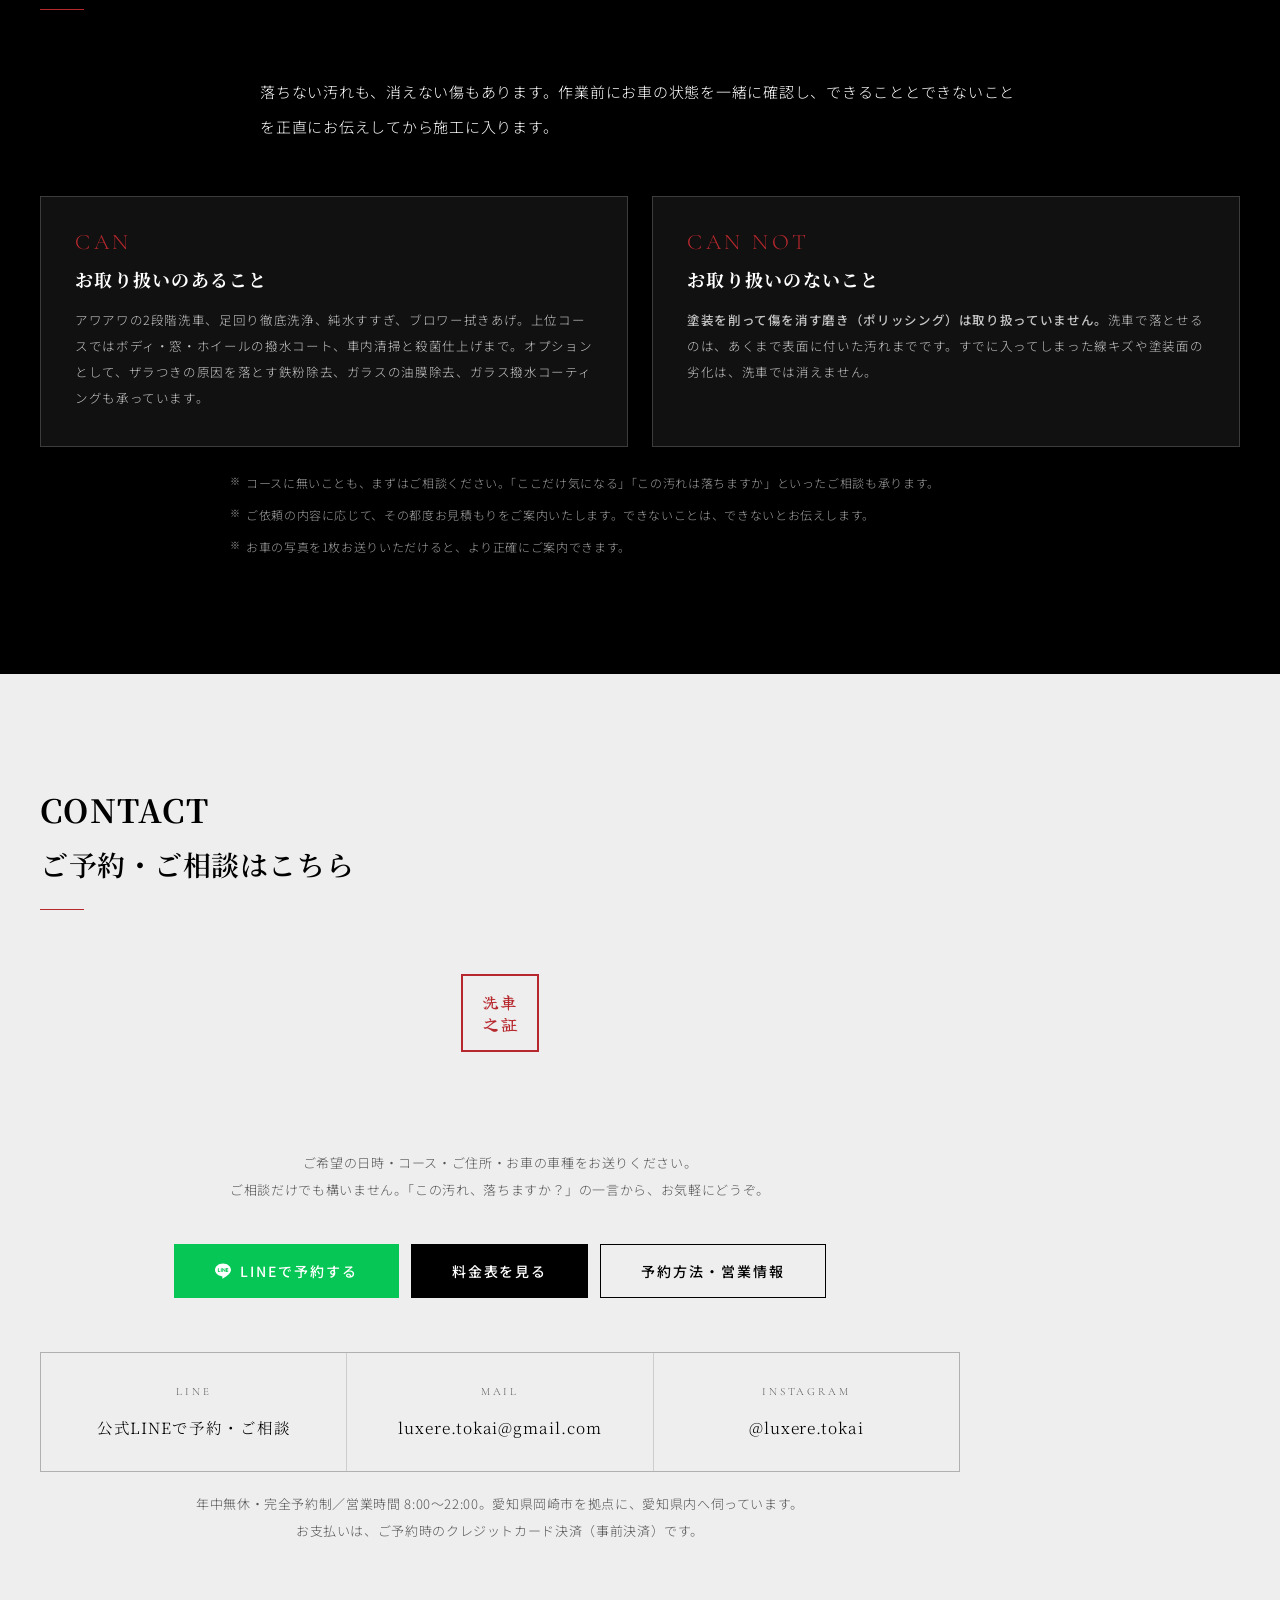
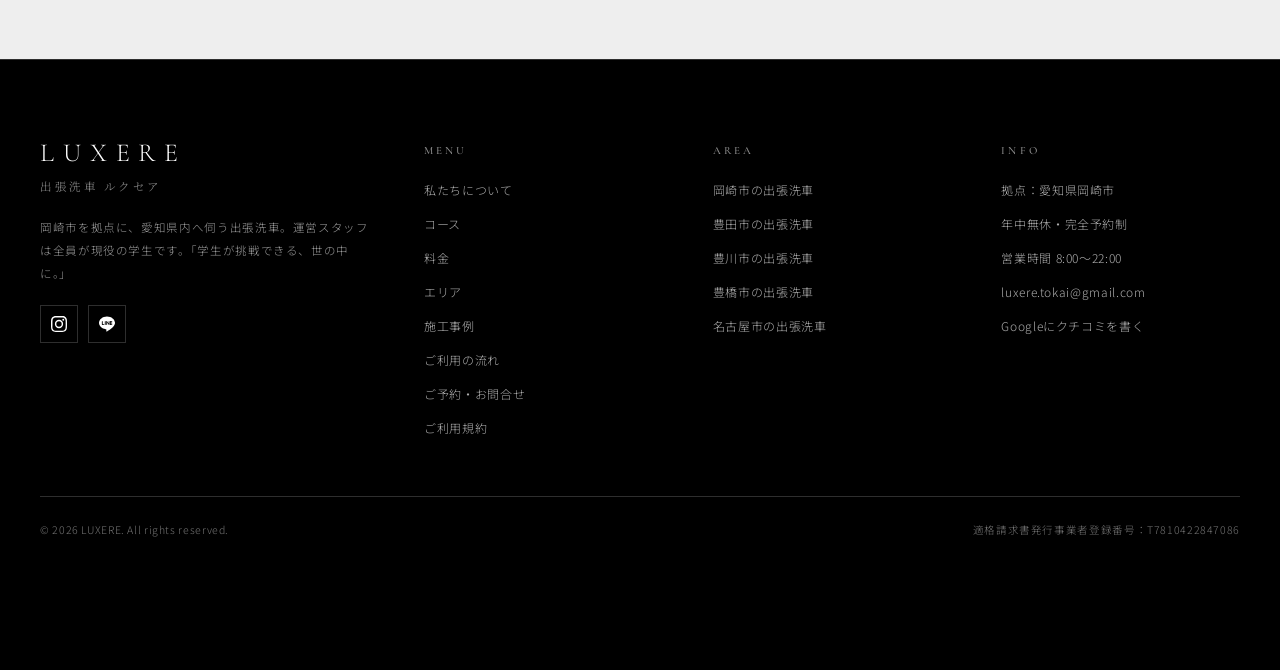
<file: service.html>
<!DOCTYPE html>
<html lang="ja" class="no-js">
<head>
<script>document.documentElement.classList.remove('no-js');</script>
<meta charset="UTF-8">
<meta name="viewport" content="width=device-width,initial-scale=1">
<title>コース・施工内容｜出張洗車LUXERE｜愛知県の出張手洗い洗車</title>
<meta name="description" content="出張洗車LUXEREの3コース。全コース共通でアワアワの2段階洗車・純水すすぎ・ブロワー拭きあげ。BASIC ¥4,400〜、PREMIUM（ボディ・窓・ホイールの撥水コート込）¥6,900〜、SPECIAL（車内清掃込）¥13,900〜。">
<link rel="canonical" href="https://luxere.jp/service.html">
<meta property="og:type" content="website">
<meta property="og:title" content="コース・施工内容｜出張洗車LUXERE｜愛知県の出張手洗い洗車">
<meta property="og:description" content="出張洗車LUXEREの3コース。全コース共通でアワアワの2段階洗車・純水すすぎ・ブロワー拭きあげ。BASIC ¥4,400〜、PREMIUM（ボディ・窓・ホイールの撥水コート込）¥6,900〜、SPECIAL（車内清掃込）¥13,900〜。">
<meta property="og:url" content="https://luxere.jp/service.html">
<meta property="og:image" content="https://luxere.jp/assets/works/work12.jpg">
<meta property="og:site_name" content="出張洗車LUXERE">
<meta name="twitter:card" content="summary_large_image">
<meta name="theme-color" content="#000000">
<link rel="icon" href="assets/favicon.png">
<link rel="preconnect" href="https://fonts.googleapis.com">
<link rel="preconnect" href="https://fonts.gstatic.com" crossorigin>
<link href="https://fonts.googleapis.com/css2?family=Cormorant+Garamond:wght@300;400;500;600&family=Noto+Sans+JP:wght@300;400;500;700&family=Noto+Serif+JP:wght@400;500;600;700;900&family=Yuji+Boku&display=swap" rel="stylesheet">
<script type="application/ld+json">
{
 "@context": "https://schema.org",
 "@type": "AutoWash",
 "@id": "https://luxere.jp/#business",
 "name": "出張洗車LUXERE",
 "url": "https://luxere.jp/",
 "image": "https://luxere.jp/assets/logo.png",
 "email": "luxere.tokai@gmail.com",
 "priceRange": "¥4,400〜¥19,900",
 "address": {
  "@type": "PostalAddress",
  "addressLocality": "岡崎市",
  "addressRegion": "愛知県",
  "addressCountry": "JP"
 },
 "areaServed": [
  {
   "@type": "City",
   "name": "岡崎市"
  },
  {
   "@type": "City",
   "name": "豊田市"
  },
  {
   "@type": "City",
   "name": "豊川市"
  },
  {
   "@type": "City",
   "name": "豊橋市"
  },
  {
   "@type": "City",
   "name": "名古屋市"
  },
  {
   "@type": "City",
   "name": "安城市"
  },
  {
   "@type": "City",
   "name": "刈谷市"
  },
  {
   "@type": "City",
   "name": "知立市"
  },
  {
   "@type": "City",
   "name": "西尾市"
  },
  {
   "@type": "City",
   "name": "幸田町"
  },
  {
   "@type": "City",
   "name": "蒲郡市"
  },
  {
   "@type": "City",
   "name": "みよし市"
  }
 ],
 "openingHoursSpecification": [
  {
   "@type": "OpeningHoursSpecification",
   "dayOfWeek": [
    "Monday",
    "Tuesday",
    "Wednesday",
    "Thursday",
    "Friday",
    "Saturday",
    "Sunday"
   ],
   "opens": "08:00",
   "closes": "22:00"
  }
 ],
 "paymentAccepted": "クレジットカード（予約時の事前決済）, 銀行振込（法人）",
 "currenciesAccepted": "JPY",
 "sameAs": [
  "https://www.instagram.com/luxere.tokai/"
 ]
}
</script>
<script type="application/ld+json">
{
 "@context": "https://schema.org",
 "@type": "BreadcrumbList",
 "itemListElement": [
  {
   "@type": "ListItem",
   "position": 1,
   "name": "ホーム",
   "item": "https://luxere.jp/"
  },
  {
   "@type": "ListItem",
   "position": 2,
   "name": "コース",
   "item": "https://luxere.jp/service.html"
  }
 ]
}
</script>
<link rel="stylesheet" href="assets/site.css">
</head>
<body>

<!-- ================= HEADER ================= -->
<header class="hd" id="hd">
  <div class="hd-in">
    <a href="index.html" class="logo">
      <img src="assets/logo-mark.png" alt="出張洗車LUXERE" width="36" height="36">
      <span><b>LUXERE</b><span>SYUCCHOU SENSHA</span></span>
    </a>
    <nav class="hd-nav">
      <a href="concept.html">CONCEPT</a>
      <a href="service.html" aria-current="page">SERVICE</a>
      <a href="price.html">PRICE</a>
      <a href="area.html">AREA</a>
      <a href="works.html">WORKS</a>
      <a href="flow.html">FLOW</a>
    </nav>
    <div class="hd-cta">
      <a class="btn btn--fill btn--sm" href="contact.html">ご予約</a>
      <button class="burger" id="burger" aria-label="メニュー" aria-expanded="false"><i></i><i></i><i></i></button>
    </div>
  </div>
</header>

<div class="ov" id="ov">
  <div>
    <ul>
      <li><a href="index.html"><em>01</em>ホーム</a></li>
      <li><a href="concept.html"><em>02</em>私たちについて</a></li>
      <li><a href="service.html"><em>03</em>コース</a></li>
      <li><a href="price.html"><em>04</em>料金</a></li>
      <li><a href="area.html"><em>05</em>エリア</a></li>
      <li><a href="works.html"><em>06</em>施工事例</a></li>
      <li><a href="flow.html"><em>07</em>ご利用の流れ</a></li>
      <li><a href="contact.html"><em>08</em>ご予約・お問合せ</a></li>
    </ul>
    <div class="ov-cta">
      <a class="btn btn--line" href="https://lin.ee/YGredb0" target="_blank" rel="noopener">LINEで予約する</a>
      <a class="btn" href="contact.html">ご予約の方法</a>
    </div>
  </div>
</div>
<!-- ================= PAGE HERO ================= -->
<section class="phero">
  <div class="phero-bg"><img src="assets/works/work19.jpg" alt="" loading="lazy"></div>
  <div class="wrap phero-in">
    <div class="fude-eyebrow"><i></i><span>工程</span></div>
    <div class="en-big">Service</div>
    <h1>コースと、施工内容</h1>
    <p class="lead">違いは「コーティングが付くか」と「車内までやるか」の2点だけです。迷われたら、洗車とコーティングが一体の PREMIUM をおすすめしています。</p>
    <div class="crumb"><a href="index.html">ホーム</a><span>/</span>コース</div>
  </div>
</section>

<!-- ================= TWO-STEP WASH ================= -->
<section class="sec sec--light" id="two-step">
  <div class="wrap">
    <div class="lbl rv">
      <h2>TWO-STEP WASH</h2>
      <div class="sec-jp">全コース共通の「泡の2段階洗浄」</div>
      <div class="bar"></div>
    </div>
    <div class="split">
      <div class="split-fig rv"><img src="assets/works/work5.jpg" alt="アワアワの2段階洗車。ボディ全体が高濃度の泡で覆われている" loading="lazy"></div>
      <div class="rv" data-d="1">
        <h3 class="fude-h">いきなり、擦らない。</h3>
        <div class="fude-rule"></div>
        <p class="body-txt">洗車キズの多くは、ボディに残った砂やホコリを、そのままスポンジで擦ってしまうことで生まれます。</p>
        <p class="body-txt">そこで全コース共通で、まず<strong>高濃度の泡で汚れを浮かせます</strong>。泡で汚れを浮かせ、流してから、はじめて手洗いに入る。この2段階が、塗装への摩擦を最小限に抑えます。</p>
        <p class="body-txt">最終のすすぎには、ミネラル分を除いた純水を使います。水道水のように乾いた跡が白いシミとして残らないため、真夏でも施工できます。仕上げの水切りはブロワーで行い、拭き取りの摩擦もできるだけ減らします。</p>
        <div class="chips">
          <span>BASIC も共通</span><span>PREMIUM も共通</span><span>SPECIAL も共通</span>
        </div>
        <div style="margin-top:28px"><a class="link-arrow" href="flow.html">当日の流れを見る</a></div>
      </div>
    </div>
  </div>
</section>

<!-- ================= COURSE ================= -->
<section class="sec sec--dark" id="course">
  <div class="wrap">
    <div class="lbl rv">
      <h2>COURSE</h2>
      <div class="sec-jp">三つのコース</div>
      <div class="bar"></div>
    </div>
    <p class="body-txt rv" data-d="1" style="max-width:760px;margin-inline:auto;margin-bottom:clamp(34px,5vw,52px)">
      どのコースでも、泡の2段階洗浄と手洗いは共通です。そこに「コーティング」と「車内清掃」が積み上がっていく、という並びになっています。
    </p>

    <div class="plans">
      <article class="plan rv">
        <div class="en">BASIC</div>
        <div class="jp">ベーシック</div>
        <div class="yen">¥4,400<small>〜</small></div>
        <div class="meta">(税込) ／ サイズ：S 〜 XL</div>
        <div class="rule"></div>
        <ul>
          <li>アワアワ2段階洗車</li>
          <li>足回り徹底洗浄</li>
          <li>純水すすぎ</li>
          <li>ブロワー拭きあげ</li>
        </ul>
        <div class="time">所要時間 約60〜90分</div>
      </article>

      <article class="plan pop rv" data-d="1">
        <div class="plan-tag">MOST CHOSEN</div>
        <div class="en">PREMIUM</div>
        <div class="jp">プレミアム</div>
        <div class="yen">¥6,900<small>〜</small></div>
        <div class="meta">(税込) ／ サイズ：S 〜 XL</div>
        <div class="rule"></div>
        <ul>
          <li>BASIC 全行程</li>
          <li>ボディ撥水コート</li>
          <li>窓撥水コート</li>
          <li>ホイール撥水コート</li>
          <li>タイヤワックス</li>
        </ul>
        <div class="time">所要時間 約110〜150分</div>
      </article>

      <article class="plan rv" data-d="2">
        <div class="en">SPECIAL</div>
        <div class="jp">スペシャル</div>
        <div class="yen">¥13,900<small>〜</small></div>
        <div class="meta">(税込) ／ サイズ：S 〜 XL</div>
        <div class="rule"></div>
        <ul>
          <li>PREMIUM 全行程</li>
          <li>車内清掃</li>
          <li>車内殺菌仕上げ</li>
        </ul>
        <div class="time">所要時間 約半日</div>
      </article>
    </div>

    <!-- コース比較 -->
    <div style="margin-top:clamp(50px,7vw,84px)">
      <div class="tbl-h rv">コース比較</div>
      <div class="tbl-note rv">横にスクロールしてご覧いただけます。表示は Sサイズ・税込の金額です。</div>
      <div class="scroller rv">
        <table class="t">
          <thead>
            <tr>
              <th style="text-align:left">施工内容</th>
              <th>BASIC<small>ベーシック</small></th>
              <th>PREMIUM<small>MOST CHOSEN</small></th>
              <th>SPECIAL<small>スペシャル</small></th>
            </tr>
          </thead>
          <tbody>
            <tr><th>アワアワ2段階洗車<small>高濃度の泡で汚れを浮かせてから手で洗います</small></th><td>●</td><td class="pop">●</td><td>●</td></tr>
            <tr><th>足回り徹底洗浄</th><td>●</td><td class="pop">●</td><td>●</td></tr>
            <tr><th>純水すすぎ<small>ミネラル分を除いた水で、白いシミを残しません</small></th><td>●</td><td class="pop">●</td><td>●</td></tr>
            <tr><th>ブロワー拭きあげ</th><td>●</td><td class="pop">●</td><td>●</td></tr>
            <tr><th>ボディ撥水コート</th><td>—</td><td class="pop">●</td><td>●</td></tr>
            <tr><th>窓撥水コート</th><td>—</td><td class="pop">●</td><td>●</td></tr>
            <tr><th>ホイール撥水コート</th><td>—</td><td class="pop">●</td><td>●</td></tr>
            <tr><th>タイヤワックス</th><td>—</td><td class="pop">●</td><td>●</td></tr>
            <tr><th>車内清掃</th><td>—</td><td class="pop">—</td><td>●</td></tr>
            <tr><th>車内殺菌仕上げ</th><td>—</td><td class="pop">—</td><td>●</td></tr>
            <tr><th>料金（Sサイズ・税込）</th><td><b>¥4,400</b></td><td class="pop"><b>¥6,900</b></td><td><b>¥13,900</b></td></tr>
            <tr><th>所要時間の目安</th><td>60〜90分</td><td class="pop">110〜150分</td><td>約半日</td></tr>
            <tr><th>こんな方に</th><td>気軽に美しく<br>維持したい方</td><td class="pop">仕上がりの差を<br>出したい方</td><td>車内まで<br>整えたい方</td></tr>
          </tbody>
        </table>
      </div>
      <ul class="notes rv">
        <li>料金はお車のサイズ（S / M / L / XL）で変わります。S ¥4,400／M ¥4,900／L ¥5,400／XL ¥5,900（BASIC・税込）が目安です。</li>
        <li>表示価格はすべて税込です。上記とは別に<strong>出張費 ¥2,000（愛知県全域一律・2台以上のご依頼で無料）</strong>がかかります。距離による追加はありません。</li>
        <li>汚れの状態によっては、事前にお見積もりをご相談させていただく場合があります。</li>
      </ul>
      <div class="center" style="margin-top:clamp(26px,3.5vw,38px)">
        <a class="btn rv" href="price.html">サイズ別の料金表を見る</a>
      </div>
    </div>
  </div>
</section>

<!-- ================= PROCESS（各コースの工程） ================= -->
<section class="sec sec--light" id="process">
  <div class="wrap">
    <div class="lbl rv">
      <h2>PROCESS</h2>
      <div class="sec-jp">コースごとの工程</div>
      <div class="bar"></div>
    </div>

    <div class="cmt">
      <article class="cmt-row rv">
        <div class="cmt-fig"><img src="assets/works/work12.jpg" alt="BASICコースで手洗いを終えた白いピックアップトラック" loading="lazy"></div>
        <div class="cmt-txt">
          <div class="cmt-no">01</div>
          <h3>BASIC ／ 2段階手洗い洗車</h3>
          <span class="dash">— こまめに洗っている方、まずは一度試してみたい方へ。</span>
          <p>アワアワの2段階洗車で汚れを浮かせて流し、そのまま手洗いへ。足回りまで徹底的に洗い、純水ですすいで、ブロワーで拭きあげます。気軽に美しく維持したい方へ、手洗いの基本工程を省かずに一通り。</p>
          <p style="margin-top:1.9em">所要時間は約60〜90分。¥4,400〜（税込・Sサイズ）。汚れをためこまないほうが塗装にも優しいので、月に1回のペースで続けやすい金額にしています。</p>
        </div>
      </article>

      <article class="cmt-row rv">
        <div class="cmt-fig"><img src="assets/works/work16.jpg" alt="PREMIUMコースでボディ・窓・ホイールの撥水コートまで仕上げた白いスポーツカー" loading="lazy"></div>
        <div class="cmt-txt">
          <div class="cmt-no">02</div>
          <h3>PREMIUM ／ 洗車＋コーティング</h3>
          <span class="dash">— 一番人気。艶と撥水を、いちばん実感できるコース。</span>
          <p>BASICの全行程に加えて、ボディ・窓・ホイールの3面に撥水コートを入れます。さらにタイヤワックスで足元を締めて仕上げ。洗って終わりではなく撥水させるので、仕上がりの差が一番出るコースです。</p>
          <p style="margin-top:1.9em">艶と撥水が変わり、次に付く汚れも落ちやすくなります。所要時間は約110〜150分。¥6,900〜（税込・Sサイズ）。はじめてご依頼いただく方には、このコースをおすすめしています。</p>
        </div>
      </article>

      <article class="cmt-row rv">
        <div class="cmt-fig"><img src="assets/works/work10.jpg" alt="SPECIALコースで外装と車内をまとめて仕上げた車両" loading="lazy"></div>
        <div class="cmt-txt">
          <div class="cmt-no">03</div>
          <h3>SPECIAL ／ 外装＋車内清掃</h3>
          <span class="dash">— 内も外も、一度でリフレッシュしたい方へ。</span>
          <p>PREMIUMの全行程を行ったうえで、車内にも手を入れます。車内清掃と車内殺菌仕上げまで行う最上級のコース。乗り込んだ瞬間の空気ごと入れ替えます。</p>
          <p style="margin-top:1.9em">所要は約半日。¥13,900〜（税込・Sサイズ）。売却前・納車前のお車や、お子様・ペットが乗るお車にもお選びいただいています。</p>
        </div>
      </article>
    </div>
  </div>
</section>

<!-- ================= INTERIOR（SPECIALの車内清掃） ================= -->
<section class="sec sec--dark" id="interior">
  <div class="wrap">
    <div class="lbl rv">
      <h2>INTERIOR</h2>
      <div class="sec-jp">SPECIALの車内清掃</div>
      <div class="bar"></div>
    </div>
    <p class="body-txt rv" data-d="1" style="max-width:760px;margin-inline:auto;margin-bottom:clamp(34px,5vw,52px)">
      PREMIUMの外装工程をすべて行ったうえで、車内にも手を入れます。所要は約半日。内も外も、一度でリフレッシュしたい方へ。
    </p>
    <div class="grid-2">
      <article class="card rv">
        <div class="rn">01</div>
        <h3>フロアマット・シートの掃除機がけ</h3>
        <p>マットを外して洗い、シートは全面に掃除機をかけます。溝や隙間に溜まった砂・食べこぼし・ペットの毛まで。お子様やペットが乗るお車にも。</p>
      </article>
      <article class="card rv" data-d="1">
        <div class="rn">02</div>
        <h3>車内殺菌仕上げ</h3>
        <p>清掃のあとに車内の殺菌仕上げまで行います。手が触れる場所も、こもったにおいも、まとめて整えます。</p>
      </article>
    </div>
  </div>
</section>

<!-- ================= COMMON ================= -->
<section class="sec sec--dark" id="common">
  <div class="wrap">
    <div class="lbl rv">
      <h2>COMMON</h2>
      <div class="sec-jp">全コース共通</div>
      <div class="bar"></div>
    </div>
    <div class="grid-3">
      <article class="card rv">
        <h3>純水仕上げ</h3>
        <p>最終すすぎに、ミネラル分を除いた純水を使います。水道水のように、乾いた跡が白いシミとして残りません。真夏でも施工できる理由です。</p>
      </article>
      <article class="card rv" data-d="1">
        <h3>2段階の手洗い</h3>
        <p>高濃度の泡で汚れを浮かせてから、手で洗います。乾いた汚れを擦らないので、洗車傷を増やしません。</p>
      </article>
      <article class="card rv" data-d="2">
        <h3>ご自宅で完結</h3>
        <p>お車をお預けいただく必要はありません。駐車場に伺い、その場で仕上げます。</p>
      </article>
    </div>
  </div>
</section>

<!-- ================= OPTION ================= -->
<section class="sec sec--light" id="option">
  <div class="wrap">
    <div class="lbl rv">
      <h2>OPTION</h2>
      <div class="sec-jp">オプション（任意・お車1台ごと）</div>
      <div class="bar"></div>
    </div>
    <p class="body-txt rv" data-d="1" style="max-width:760px;margin-inline:auto;margin-bottom:clamp(34px,5vw,52px)">
      全10種類。コースに追加してご依頼いただけます。車内清掃を除き、サイズによる差はなく一律料金です。
    </p>
    <div class="opts">
      <div class="opt rv">
        <div class="k">鉄粉除去</div>
        <div class="v">¥2,980</div>
        <div class="tax">(税込)</div>
        <p>ザラつきの原因を落とす下地作業。初回に一度で十分です。</p>
      </div>
      <div class="opt rv" data-d="1">
        <div class="k">虫取り</div>
        <div class="v">¥1,980</div>
        <div class="tax">(税込)</div>
        <p>フロントやミラーに残った虫の跡を落とします。</p>
      </div>
      <div class="opt rv" data-d="2">
        <div class="k">油膜除去</div>
        <div class="v">¥3,980</div>
        <div class="tax">(税込)</div>
        <p>ガラス3面。洗車と同日のみのご提供です。</p>
      </div>
      <div class="opt rv" data-d="1">
        <div class="k">ガラス撥水コーティング</div>
        <div class="v">¥17,800</div>
        <div class="tax">(税込) ／ 単体でのご依頼は ¥19,800</div>
        <p>油膜除去・下地処理込み。6ヶ月〜1年持続します。</p>
      </div>
      <div class="opt rv">
        <div class="k">ヘッドライト黄ばみ除去</div>
        <div class="v">¥4,980</div>
        <div class="tax">(税込) ／ 左右2灯ぶん</div>
        <p>黄ばみを研磨で落とし、仕上げにクリア塗装まで。</p>
      </div>
      <div class="opt rv" data-d="1">
        <div class="k">コーティングのメンテナンス</div>
        <div class="v">¥2,980</div>
        <div class="tax">(税込) ／ BASICのみ</div>
        <p>トップコートを入れ直し、落ちてきた撥水と艶を戻します。コーティング施工車の方に。</p>
      </div>
      <div class="opt rv" data-d="2">
        <div class="k">タイヤワックス</div>
        <div class="v">¥980</div>
        <div class="tax">(税込) ／ BASICのみ（PREMIUM・SPECIALは含まれています）</div>
        <p>タイヤを黒くつややかに仕上げます。</p>
      </div>
      <div class="opt rv" data-d="1">
        <div class="k">車内清掃</div>
        <div class="v">¥7,980〜</div>
        <div class="tax">(税込) ／ S ¥7,980・M ¥8,980・L ¥9,980・XL ¥10,980 ／ BASIC・PREMIUM</div>
        <p>掃除機がけ・内窓・ダッシュボードとドア内側の拭き上げまで。SPECIALには含まれています。</p>
      </div>
      <div class="opt rv">
        <div class="k">車内の消臭・除菌</div>
        <div class="v">¥2,980</div>
        <div class="tax">(税込) ／ 全コース</div>
        <p>エアコン送風口の奥まで消臭・除菌剤を行き渡らせます。ペット・タバコ・エアコンのにおいが気になる方に。</p>
      </div>
      <div class="opt rv" data-d="1">
        <div class="k">シート内部汚れ除去</div>
        <div class="v">¥1,500</div>
        <div class="tax">(税込) ／ 1席ごと ／ SPECIALのみ</div>
        <p>繊維の奥に染み込んだ汚れを、専用洗浄で浮かせて吸い出します。</p>
      </div>
    </div>
    <ul class="notes rv">
      <li>ガラス撥水コーティングは<strong>油膜除去を含みます</strong>ので、あわせてのご依頼は必要ありません。洗車と同日の施工のため、同日価格 ¥17,800 でご提供しています。</li>
      <li>「BASICのみ」のオプションは、PREMIUM・SPECIALには最初から含まれている作業です。車内まで整えるなら、PREMIUM＋車内清掃よりSPECIALのほうがお得です。</li>
      <li>オプションは予約サイトでコースに追加できます。作業時間はその分、当日の枠に自動で加算されます。</li>
    </ul>
  </div>
</section>

<!-- ================= HONESTY（できること・できないこと） ================= -->
<section class="sec sec--dark" id="honesty">
  <div class="wrap">
    <div class="lbl rv">
      <h2>HONESTY</h2>
      <div class="sec-jp">できることと、できないこと</div>
      <div class="bar"></div>
    </div>
    <p class="body-txt rv" data-d="1" style="max-width:760px;margin-inline:auto;margin-bottom:clamp(34px,5vw,52px)">
      落ちない汚れも、消えない傷もあります。作業前にお車の状態を一緒に確認し、できることとできないことを正直にお伝えしてから施工に入ります。
    </p>
    <div class="grid-2">
      <article class="card rv">
        <div class="rn">CAN</div>
        <h3>お取り扱いのあること</h3>
        <p>アワアワの2段階洗車、足回り徹底洗浄、純水すすぎ、ブロワー拭きあげ。上位コースではボディ・窓・ホイールの撥水コート、車内清掃と殺菌仕上げまで。オプションとして、ザラつきの原因を落とす鉄粉除去、ガラスの油膜除去、ガラス撥水コーティングも承っています。</p>
      </article>
      <article class="card rv" data-d="1">
        <div class="rn">CAN NOT</div>
        <h3>お取り扱いのないこと</h3>
        <p><strong>塗装を削って傷を消す磨き（ポリッシング）は取り扱っていません。</strong>洗車で落とせるのは、あくまで表面に付いた汚れまでです。すでに入ってしまった線キズや塗装面の劣化は、洗車では消えません。</p>
      </article>
    </div>
    <ul class="notes rv">
      <li>コースに無いことも、まずはご相談ください。「ここだけ気になる」「この汚れは落ちますか」といったご相談も承ります。</li>
      <li>ご依頼の内容に応じて、その都度お見積もりをご案内いたします。できないことは、できないとお伝えします。</li>
      <li>お車の写真を1枚お送りいただけると、より正確にご案内できます。</li>
    </ul>
  </div>
</section>

<!-- ================= CONTACT ================= -->
<section class="sec sec--light" id="contact">
  <div class="wrap wrap--n ct">
    <div class="lbl rv">
      <h2>CONTACT</h2>
      <div class="sec-jp">ご予約・ご相談はこちら</div>
      <div class="bar"></div>
    </div>
    <div class="seal rv">洗車<br>之証</div>
    <h3 class="rv" data-d="1">ご予約は、LINEから。</h3>
    <p class="rv" data-d="1">ご希望の日時・コース・ご住所・お車の車種をお送りください。<br>ご相談だけでも構いません。「この汚れ、落ちますか？」の一言から、お気軽にどうぞ。</p>
    <div class="ct-btns rv" data-d="2">
      <a class="btn btn--line btn--lg" href="https://lin.ee/YGredb0" target="_blank" rel="noopener">
        <svg viewBox="0 0 24 24"><path fill-rule="evenodd" d="M24 10.3C24 4.9 18.6.6 12 .6S0 4.9 0 10.3c0 4.8 4.3 8.8 10 9.6.4.1.9.2 1.1.6.1.3.1.7 0 1l-.2 1c0 .3-.2 1.2 1 .6s6.9-4.1 9.4-7c1.7-1.9 2.7-3.8 2.7-5.8zM7.5 13.5H4.9a.6.6 0 0 1-.6-.6V8.1a.6.6 0 1 1 1.3 0v4.1h1.9a.6.6 0 1 1 0 1.3zm2.5-.6a.6.6 0 1 1-1.3 0V8.1a.6.6 0 1 1 1.3 0zm5.7 0a.6.6 0 0 1-.4.6h-.2a.6.6 0 0 1-.5-.3l-2.4-3.3v2.9a.6.6 0 1 1-1.3 0V8.1a.6.6 0 0 1 .4-.6h.2c.2 0 .4.1.5.3l2.5 3.3V8.1a.6.6 0 1 1 1.2 0zm3.7-3a.6.6 0 1 1 0 1.3h-1.8v1.1h1.8a.6.6 0 1 1 0 1.3h-2.4a.6.6 0 0 1-.6-.6V8.1a.6.6 0 0 1 .6-.6h2.4a.6.6 0 1 1 0 1.3h-1.8v1.1z"/></svg>
        LINEで予約する
      </a>
      <a class="btn btn--dark btn--lg" href="price.html">料金表を見る</a>
      <a class="btn btn--lg" href="contact.html">予約方法・営業情報</a>
    </div>

    <div class="ct-list rv" data-d="3">
      <a href="https://lin.ee/YGredb0" target="_blank" rel="noopener"><div class="k">LINE</div><div class="v">公式LINEで予約・ご相談</div></a>
      <a href="mailto:luxere.tokai@gmail.com"><div class="k">MAIL</div><div class="v">luxere.tokai@gmail.com</div></a>
      <a href="https://www.instagram.com/luxere.tokai/" target="_blank" rel="noopener"><div class="k">INSTAGRAM</div><div class="v">@luxere.tokai</div></a>
    </div>

    <p class="rv" data-d="3">年中無休・完全予約制／営業時間 8:00〜22:00。愛知県岡崎市を拠点に、愛知県内へ伺っています。<br>お支払いは、ご予約時のクレジットカード決済（事前決済）です。</p>
  </div>
</section>

<!-- ================= FOOTER ================= -->
<footer class="ft">
  <div class="wrap">
    <div class="ft-top">
      <div class="ft-brand">
        <div class="en">LUXERE</div>
        <div class="jp">出張洗車 ルクセア</div>
        <p>岡崎市を拠点に、愛知県内へ伺う出張洗車。運営スタッフは全員が現役の学生です。「学生が挑戦できる、世の中に。」</p>
        <div class="ft-soc">
          <a href="https://www.instagram.com/luxere.tokai/" target="_blank" rel="noopener" aria-label="Instagram"><svg viewBox="0 0 24 24"><path d="M12 2.2c3.2 0 3.6 0 4.8.1 1.2.1 1.8.2 2.2.4.6.2 1 .5 1.5 1s.8.9 1 1.5c.2.4.3 1 .4 2.2.1 1.2.1 1.6.1 4.8s0 3.6-.1 4.8c-.1 1.2-.2 1.8-.4 2.2-.2.6-.5 1-1 1.5s-.9.8-1.5 1c-.4.2-1 .3-2.2.4-1.2.1-1.6.1-4.8.1s-3.6 0-4.8-.1c-1.2-.1-1.8-.2-2.2-.4-.6-.2-1-.5-1.5-1s-.8-.9-1-1.5c-.2-.4-.3-1-.4-2.2C2.2 15.6 2.2 15.2 2.2 12s0-3.6.1-4.8c.1-1.2.2-1.8.4-2.2.2-.6.5-1 1-1.5s.9-.8 1.5-1c.4-.2 1-.3 2.2-.4C8.4 2.2 8.8 2.2 12 2.2M12 0C8.7 0 8.3 0 7.1.1 5.8.1 5 .3 4.2.6c-.8.3-1.5.7-2.2 1.4C1.3 2.7.9 3.4.6 4.2.3 5 .1 5.8.1 7.1 0 8.3 0 8.7 0 12s0 3.7.1 4.9c0 1.3.2 2.1.5 2.9.3.8.7 1.5 1.4 2.2.7.7 1.4 1.1 2.2 1.4.8.3 1.6.5 2.9.5C8.3 24 8.7 24 12 24s3.7 0 4.9-.1c1.3 0 2.1-.2 2.9-.5.8-.3 1.5-.7 2.2-1.4.7-.7 1.1-1.4 1.4-2.2.3-.8.5-1.6.5-2.9.1-1.2.1-1.6.1-4.9s0-3.7-.1-4.9c0-1.3-.2-2.1-.5-2.9-.3-.8-.7-1.5-1.4-2.2-.7-.7-1.4-1.1-2.2-1.4C21 .3 20.2.1 18.9.1 17.7 0 17.3 0 14 0h-2z"/><path d="M12 5.8A6.2 6.2 0 1 0 18.2 12 6.2 6.2 0 0 0 12 5.8zm0 10.2A4 4 0 1 1 16 12a4 4 0 0 1-4 4z"/><circle cx="18.4" cy="5.6" r="1.4"/></svg></a>
          <a href="https://lin.ee/YGredb0" target="_blank" rel="noopener" aria-label="公式LINE"><svg viewBox="0 0 24 24"><path fill-rule="evenodd" d="M24 10.3C24 4.9 18.6.6 12 .6S0 4.9 0 10.3c0 4.8 4.3 8.8 10 9.6.4.1.9.2 1.1.6.1.3.1.7 0 1l-.2 1c0 .3-.2 1.2 1 .6s6.9-4.1 9.4-7c1.7-1.9 2.7-3.8 2.7-5.8zM7.5 13.5H4.9a.6.6 0 0 1-.6-.6V8.1a.6.6 0 1 1 1.3 0v4.1h1.9a.6.6 0 1 1 0 1.3zm2.5-.6a.6.6 0 1 1-1.3 0V8.1a.6.6 0 1 1 1.3 0zm5.7 0a.6.6 0 0 1-.4.6h-.2a.6.6 0 0 1-.5-.3l-2.4-3.3v2.9a.6.6 0 1 1-1.3 0V8.1a.6.6 0 0 1 .4-.6h.2c.2 0 .4.1.5.3l2.5 3.3V8.1a.6.6 0 1 1 1.2 0zm3.7-3a.6.6 0 1 1 0 1.3h-1.8v1.1h1.8a.6.6 0 1 1 0 1.3h-2.4a.6.6 0 0 1-.6-.6V8.1a.6.6 0 0 1 .6-.6h2.4a.6.6 0 1 1 0 1.3h-1.8v1.1z"/></svg></a>
        </div>
      </div>
      <div>
        <h4>MENU</h4>
        <ul>
          <li><a href="concept.html">私たちについて</a></li>
          <li><a href="service.html">コース</a></li>
          <li><a href="price.html">料金</a></li>
          <li><a href="area.html">エリア</a></li>
          <li><a href="works.html">施工事例</a></li>
          <li><a href="flow.html">ご利用の流れ</a></li>
          <li><a href="contact.html">ご予約・お問合せ</a></li>
          <li><a href="terms.html">ご利用規約</a></li>
        </ul>
      </div>
      <div>
        <h4>AREA</h4>
        <ul>
          <li><a href="area/okazaki/">岡崎市の出張洗車</a></li>
          <li><a href="area/toyota/">豊田市の出張洗車</a></li>
          <li><a href="area/toyokawa/">豊川市の出張洗車</a></li>
          <li><a href="area/toyohashi/">豊橋市の出張洗車</a></li>
          <li><a href="area/nagoya/">名古屋市の出張洗車</a></li>
        </ul>
      </div>
      <div>
        <h4>INFO</h4>
        <ul>
          <li><span>拠点：愛知県岡崎市</span></li>
          <li><span>年中無休・完全予約制</span></li>
          <li><span>営業時間 8:00〜22:00</span></li>
          <li><a href="mailto:luxere.tokai@gmail.com">luxere.tokai@gmail.com</a></li>
          <li><a href="https://g.page/r/CdrTM04HjpwREAE/review" target="_blank" rel="noopener">Googleにクチコミを書く</a></li>
        </ul>
      </div>
    </div>
    <div class="ft-bot">
      <span>&copy; 2026 LUXERE. All rights reserved.</span>
      <span>適格請求書発行事業者登録番号：T7810422847086</span>
    </div>
  </div>
</footer>

<div class="mbar">
  <a href="contact.html">ご予約の方法</a>
  <a class="line" href="https://lin.ee/YGredb0" target="_blank" rel="noopener">LINEで予約する</a>
</div>

<script src="assets/site.js"></script>
</body>
</html>
</file>
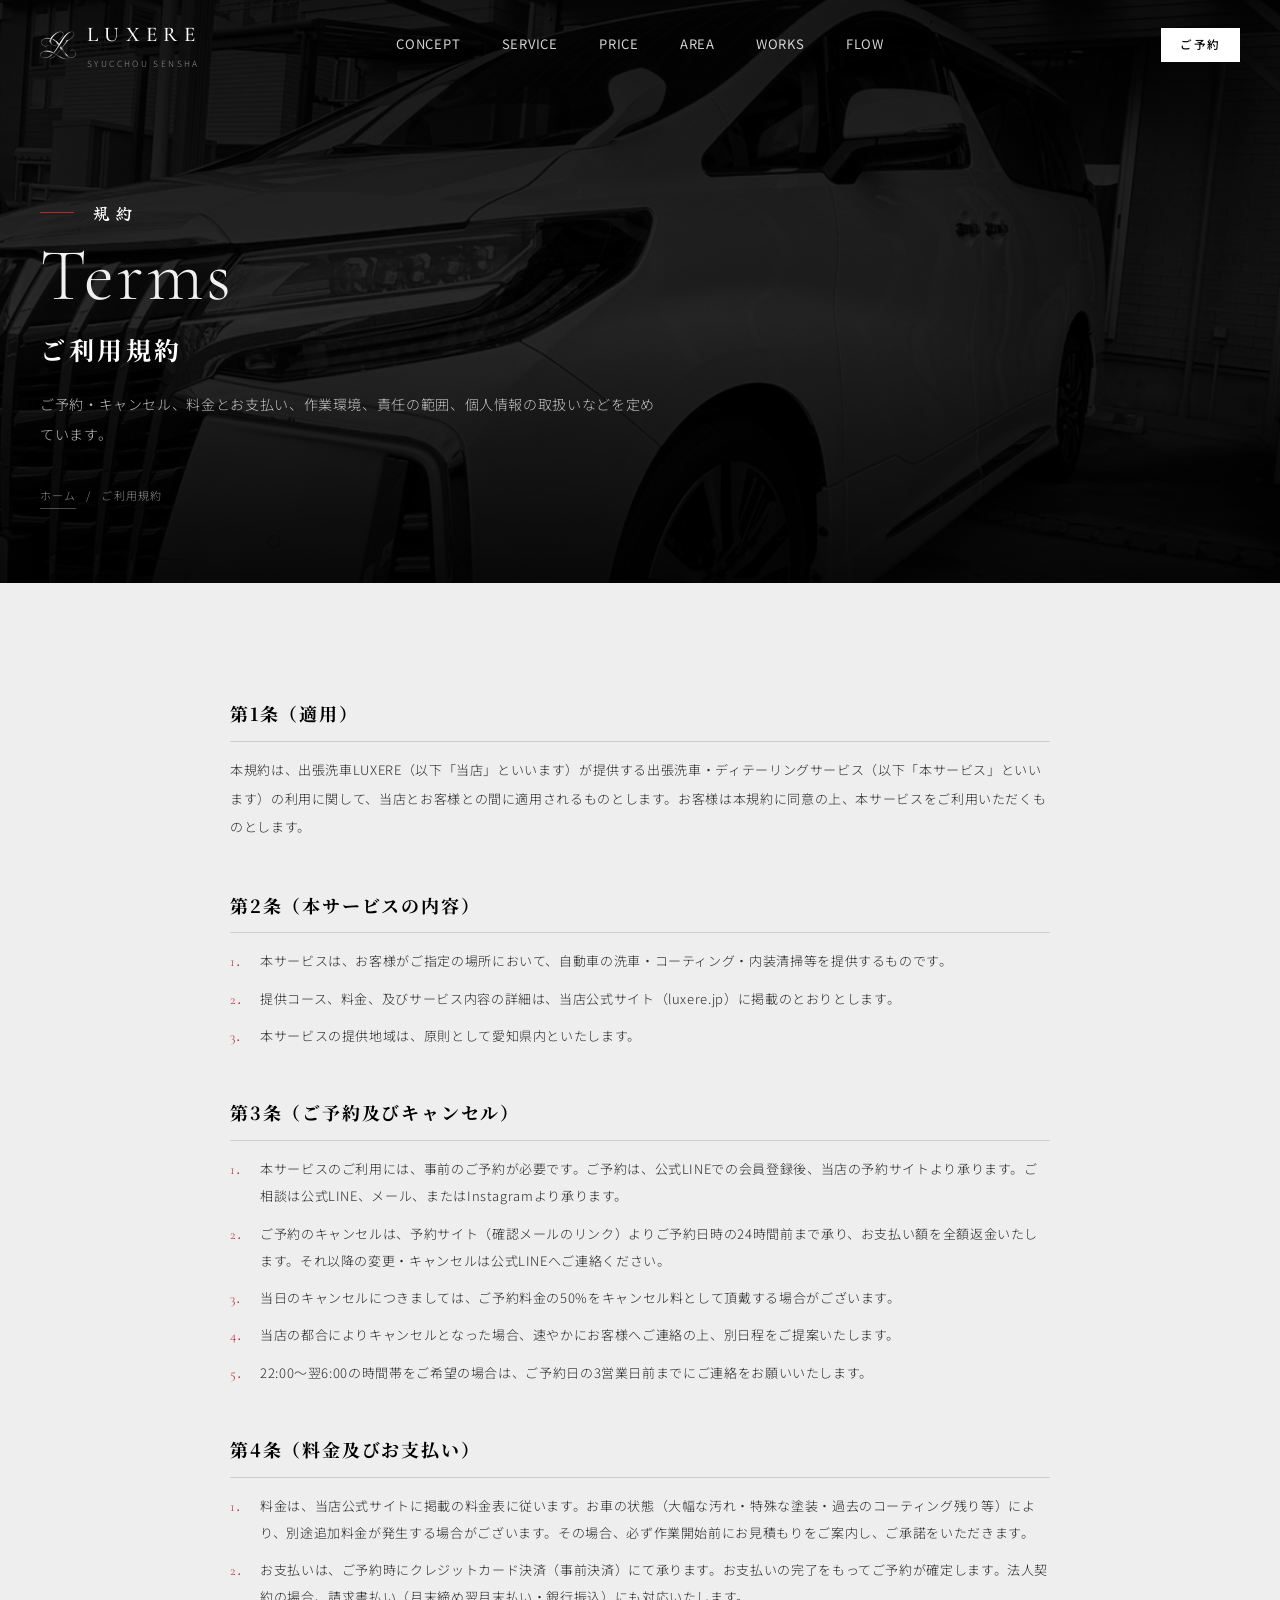
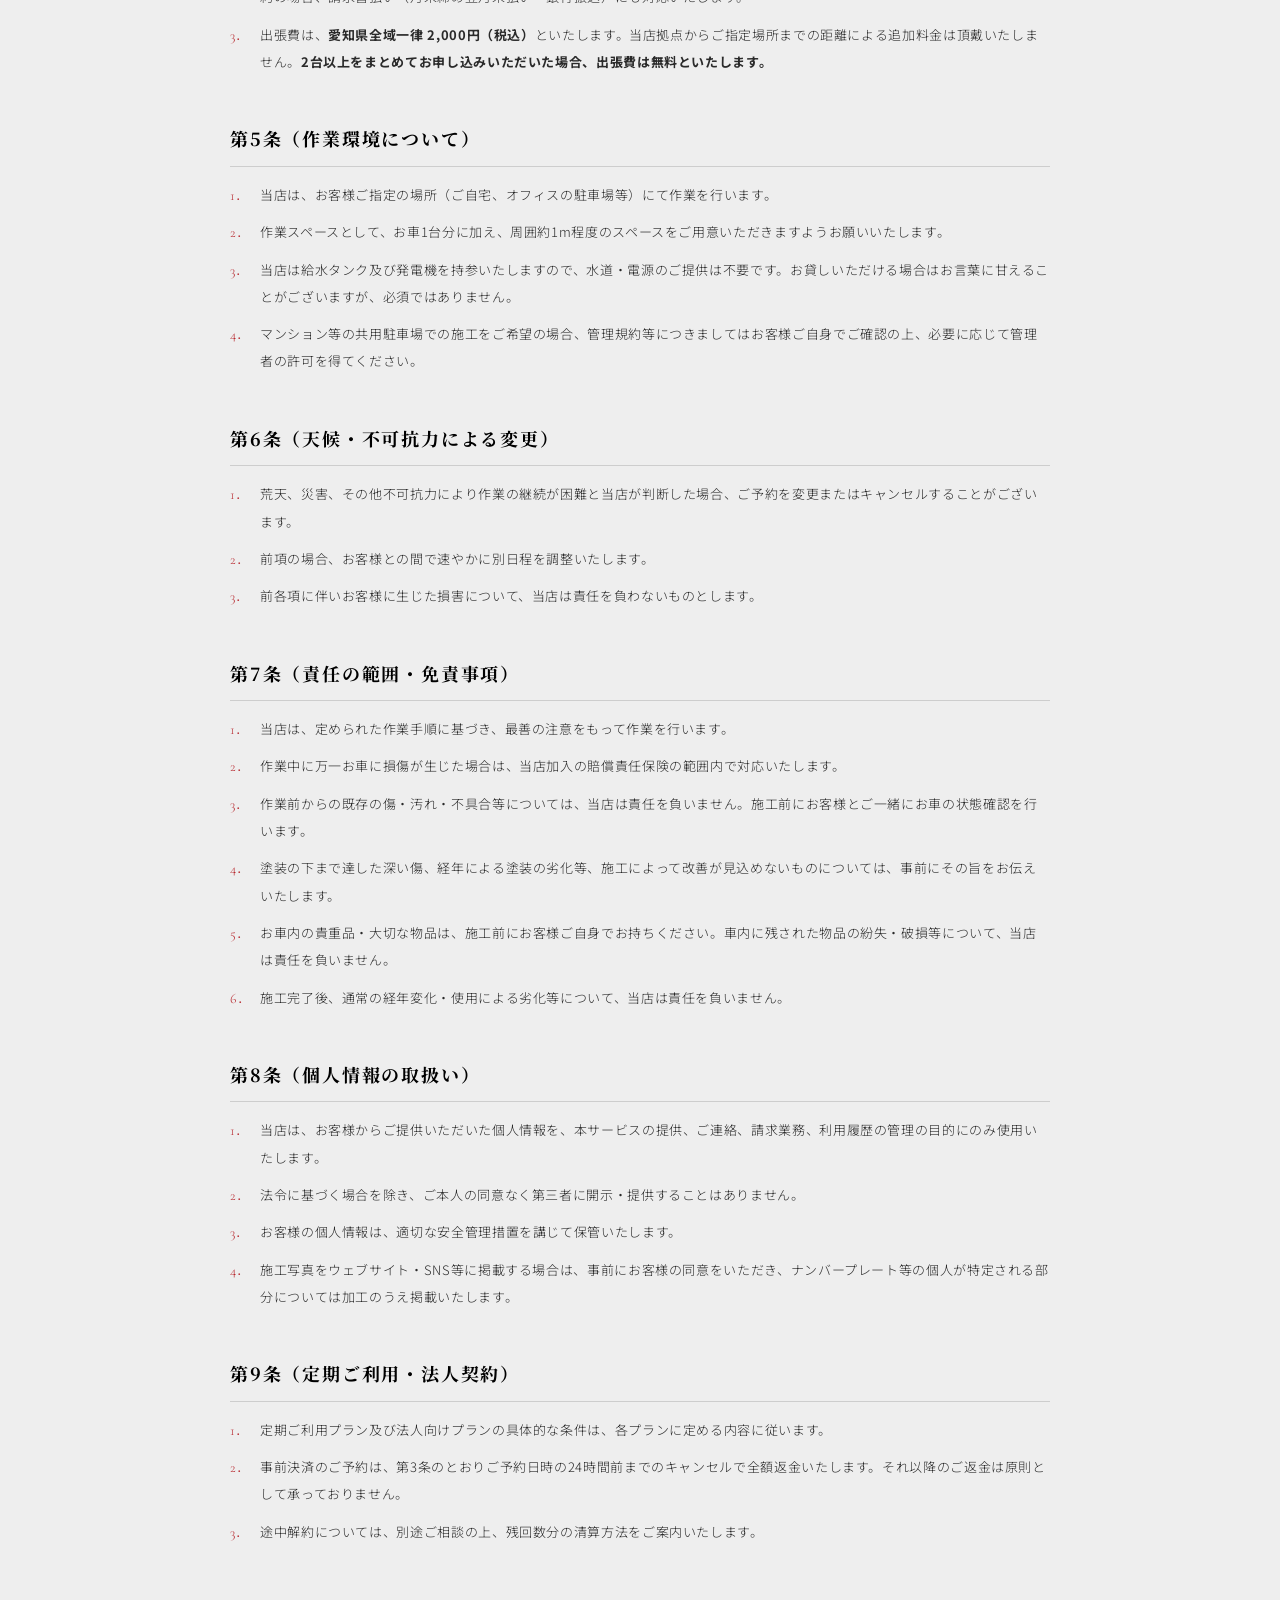
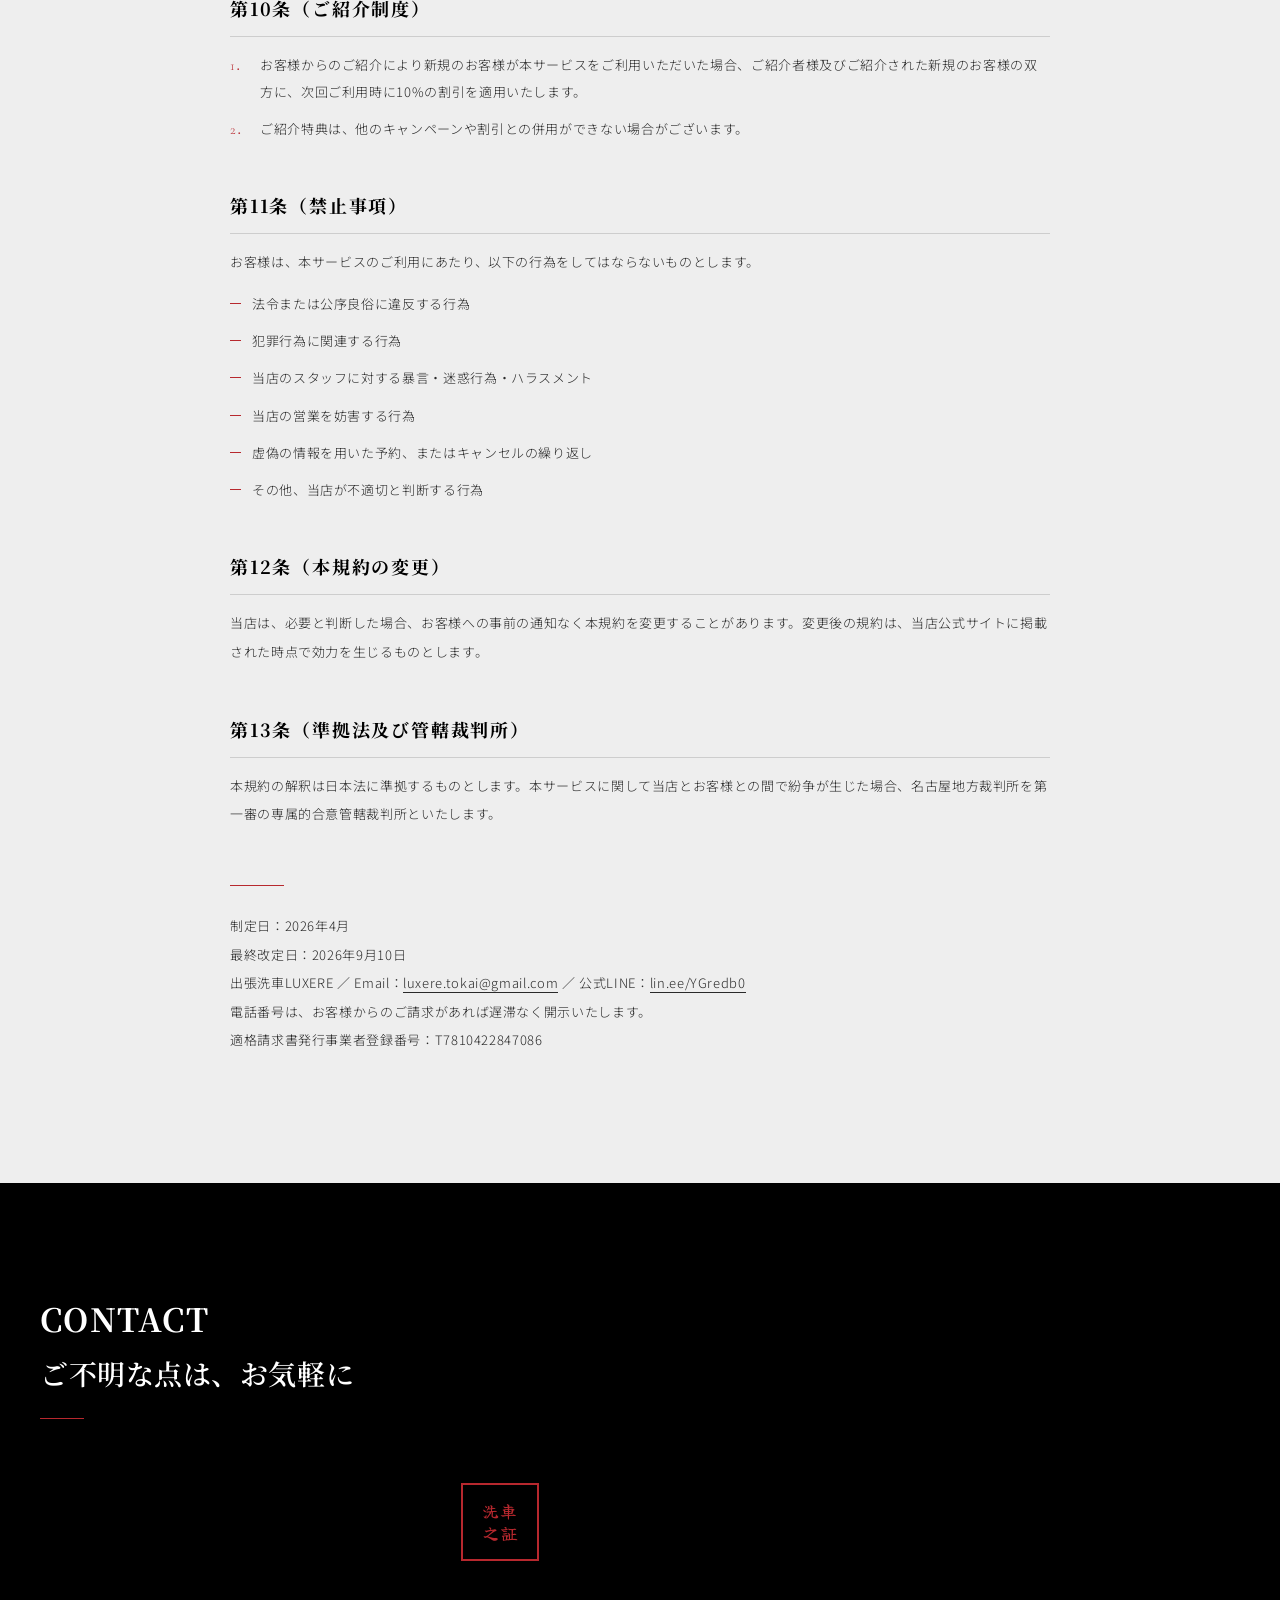
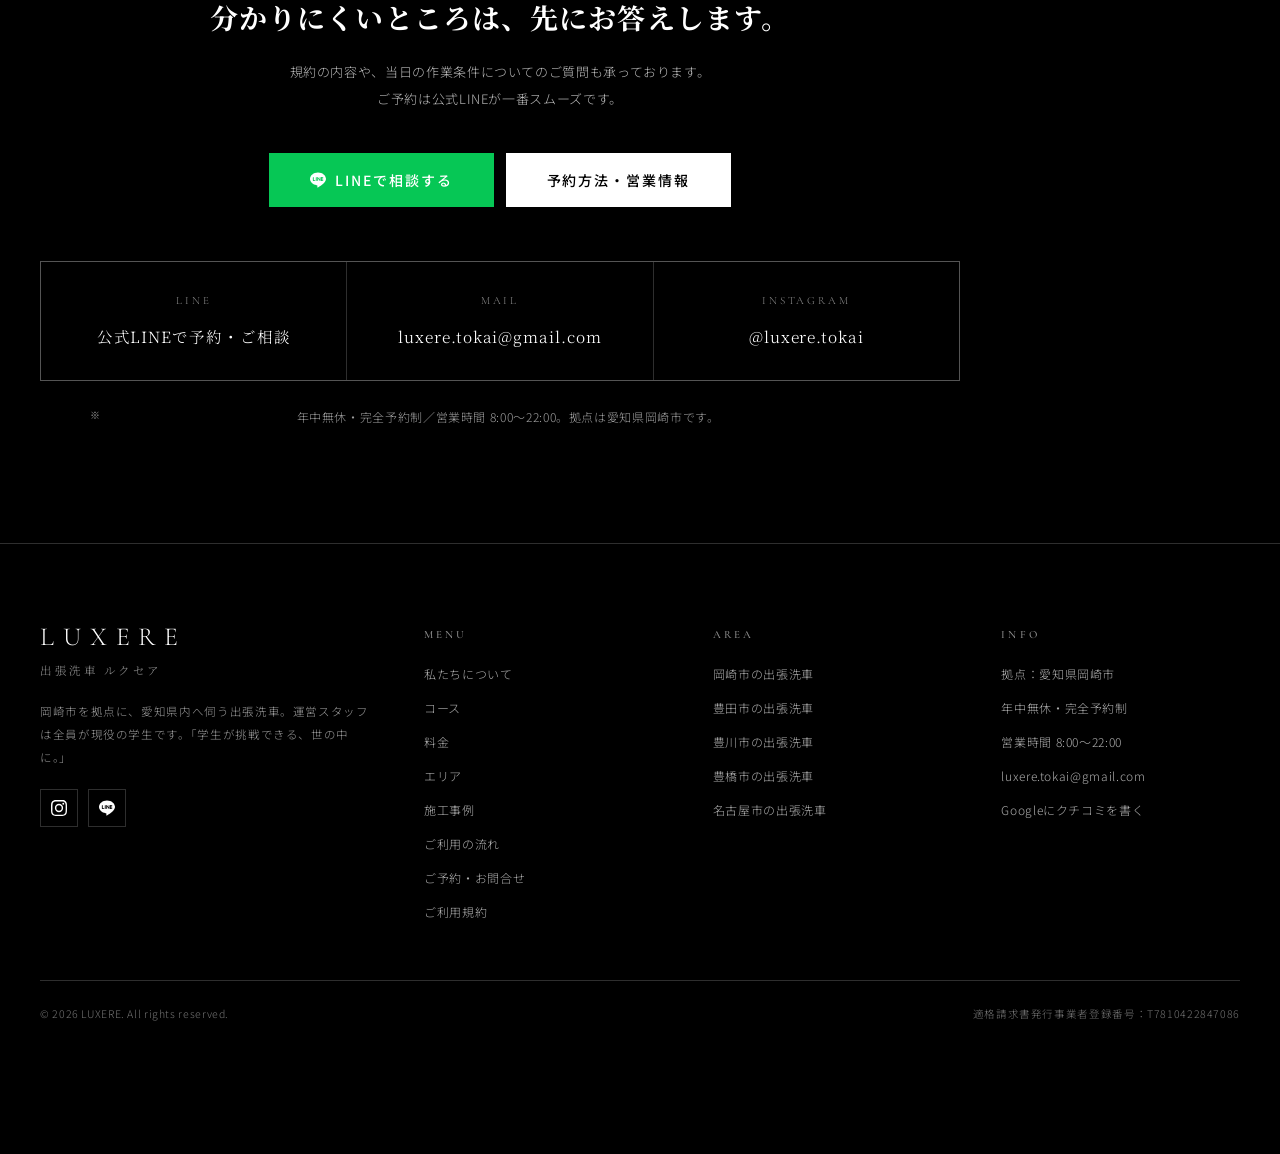
<file: terms.html>
<!DOCTYPE html>
<html lang="ja" class="no-js">
<head>
<script>document.documentElement.classList.remove('no-js');</script>
<meta charset="UTF-8">
<meta name="viewport" content="width=device-width,initial-scale=1">
<title>ご利用規約｜出張洗車LUXERE</title>
<meta name="description" content="出張洗車LUXEREのご利用規約。ご予約・キャンセル、料金とお支払い、作業環境、責任の範囲、個人情報の取扱いなどを定めています。">
<link rel="canonical" href="https://luxere.jp/terms.html">
<meta property="og:type" content="website">
<meta property="og:title" content="ご利用規約｜出張洗車LUXERE">
<meta property="og:description" content="出張洗車LUXEREのご利用規約。ご予約・キャンセル、料金とお支払い、作業環境、責任の範囲、個人情報の取扱いなどを定めています。">
<meta property="og:url" content="https://luxere.jp/terms.html">
<meta property="og:image" content="https://luxere.jp/assets/works/work9.jpg">
<meta property="og:site_name" content="出張洗車LUXERE">
<meta name="twitter:card" content="summary_large_image">
<meta name="theme-color" content="#000000">
<link rel="icon" href="assets/favicon.png">
<link rel="preconnect" href="https://fonts.googleapis.com">
<link rel="preconnect" href="https://fonts.gstatic.com" crossorigin>
<link href="https://fonts.googleapis.com/css2?family=Cormorant+Garamond:wght@300;400;500;600&family=Noto+Sans+JP:wght@300;400;500;700&family=Noto+Serif+JP:wght@400;500;600;700;900&family=Yuji+Boku&display=swap" rel="stylesheet">
<script type="application/ld+json">
{
 "@context": "https://schema.org",
 "@type": "AutoWash",
 "@id": "https://luxere.jp/#business",
 "name": "出張洗車LUXERE",
 "url": "https://luxere.jp/",
 "image": "https://luxere.jp/assets/logo.png",
 "email": "luxere.tokai@gmail.com",
 "priceRange": "¥4,400〜¥19,900",
 "address": {
  "@type": "PostalAddress",
  "addressLocality": "岡崎市",
  "addressRegion": "愛知県",
  "addressCountry": "JP"
 },
 "areaServed": [
  {
   "@type": "City",
   "name": "岡崎市"
  },
  {
   "@type": "City",
   "name": "豊田市"
  },
  {
   "@type": "City",
   "name": "豊川市"
  },
  {
   "@type": "City",
   "name": "豊橋市"
  },
  {
   "@type": "City",
   "name": "名古屋市"
  },
  {
   "@type": "City",
   "name": "安城市"
  },
  {
   "@type": "City",
   "name": "刈谷市"
  },
  {
   "@type": "City",
   "name": "知立市"
  },
  {
   "@type": "City",
   "name": "西尾市"
  },
  {
   "@type": "City",
   "name": "幸田町"
  },
  {
   "@type": "City",
   "name": "蒲郡市"
  },
  {
   "@type": "City",
   "name": "みよし市"
  }
 ],
 "openingHoursSpecification": [
  {
   "@type": "OpeningHoursSpecification",
   "dayOfWeek": [
    "Monday",
    "Tuesday",
    "Wednesday",
    "Thursday",
    "Friday",
    "Saturday",
    "Sunday"
   ],
   "opens": "08:00",
   "closes": "22:00"
  }
 ],
 "paymentAccepted": "クレジットカード（予約時の事前決済）, 銀行振込（法人）",
 "currenciesAccepted": "JPY",
 "sameAs": [
  "https://www.instagram.com/luxere.tokai/"
 ]
}
</script>
<script type="application/ld+json">
{
 "@context": "https://schema.org",
 "@type": "BreadcrumbList",
 "itemListElement": [
  {
   "@type": "ListItem",
   "position": 1,
   "name": "ホーム",
   "item": "https://luxere.jp/"
  },
  {
   "@type": "ListItem",
   "position": 2,
   "name": "ご利用規約",
   "item": "https://luxere.jp/terms.html"
  }
 ]
}
</script>
<link rel="stylesheet" href="assets/site.css">
</head>
<body>

<!-- ================= HEADER ================= -->
<header class="hd" id="hd">
  <div class="hd-in">
    <a href="index.html" class="logo">
      <img src="assets/logo-mark.png" alt="出張洗車LUXERE" width="36" height="36">
      <span><b>LUXERE</b><span>SYUCCHOU SENSHA</span></span>
    </a>
    <nav class="hd-nav">
      <a href="concept.html">CONCEPT</a>
      <a href="service.html">SERVICE</a>
      <a href="price.html">PRICE</a>
      <a href="area.html">AREA</a>
      <a href="works.html">WORKS</a>
      <a href="flow.html">FLOW</a>
    </nav>
    <div class="hd-cta">
      <a class="btn btn--fill btn--sm" href="contact.html">ご予約</a>
      <button class="burger" id="burger" aria-label="メニュー" aria-expanded="false"><i></i><i></i><i></i></button>
    </div>
  </div>
</header>

<div class="ov" id="ov">
  <div>
    <ul>
      <li><a href="index.html"><em>01</em>ホーム</a></li>
      <li><a href="concept.html"><em>02</em>私たちについて</a></li>
      <li><a href="service.html"><em>03</em>コース</a></li>
      <li><a href="price.html"><em>04</em>料金</a></li>
      <li><a href="area.html"><em>05</em>エリア</a></li>
      <li><a href="works.html"><em>06</em>施工事例</a></li>
      <li><a href="flow.html"><em>07</em>ご利用の流れ</a></li>
      <li><a href="contact.html"><em>08</em>ご予約・お問合せ</a></li>
    </ul>
    <div class="ov-cta">
      <a class="btn btn--line" href="https://lin.ee/YGredb0" target="_blank" rel="noopener">LINEで予約する</a>
      <a class="btn" href="contact.html">ご予約の方法</a>
    </div>
  </div>
</div>
<!-- ================= PAGE HERO ================= -->
<section class="phero">
  <div class="phero-bg"><img src="assets/works/work13.jpg" alt="" loading="lazy"></div>
  <div class="wrap phero-in">
    <div class="fude-eyebrow"><i></i><span>規約</span></div>
    <div class="en-big">Terms</div>
    <h1>ご利用規約</h1>
    <p class="lead">ご予約・キャンセル、料金とお支払い、作業環境、責任の範囲、個人情報の取扱いなどを定めています。</p>
    <div class="crumb"><a href="index.html">ホーム</a><span>/</span>ご利用規約</div>
  </div>
</section>

<!-- ================= TERMS BODY ================= -->
<section class="sec sec--light" id="terms">
  <div class="wrap">
    <div class="prose rv">

      <h2>第1条（適用）</h2>
      <p>本規約は、出張洗車LUXERE（以下「当店」といいます）が提供する出張洗車・ディテーリングサービス（以下「本サービス」といいます）の利用に関して、当店とお客様との間に適用されるものとします。お客様は本規約に同意の上、本サービスをご利用いただくものとします。</p>

      <h2>第2条（本サービスの内容）</h2>
      <ol>
        <li>本サービスは、お客様がご指定の場所において、自動車の洗車・コーティング・内装清掃等を提供するものです。</li>
        <li>提供コース、料金、及びサービス内容の詳細は、当店公式サイト（luxere.jp）に掲載のとおりとします。</li>
        <li>本サービスの提供地域は、原則として愛知県内といたします。</li>
      </ol>

      <h2>第3条（ご予約及びキャンセル）</h2>
      <ol>
        <li>本サービスのご利用には、事前のご予約が必要です。ご予約は、公式LINEでの会員登録後、当店の予約サイトより承ります。ご相談は公式LINE、メール、またはInstagramより承ります。</li>
        <li>ご予約のキャンセルは、予約サイト（確認メールのリンク）よりご予約日時の24時間前まで承り、お支払い額を全額返金いたします。それ以降の変更・キャンセルは公式LINEへご連絡ください。</li>
        <li>当日のキャンセルにつきましては、ご予約料金の50%をキャンセル料として頂戴する場合がございます。</li>
        <li>当店の都合によりキャンセルとなった場合、速やかにお客様へご連絡の上、別日程をご提案いたします。</li>
        <li>22:00〜翌6:00の時間帯をご希望の場合は、ご予約日の3営業日前までにご連絡をお願いいたします。</li>
      </ol>

      <h2>第4条（料金及びお支払い）</h2>
      <ol>
        <li>料金は、当店公式サイトに掲載の料金表に従います。お車の状態（大幅な汚れ・特殊な塗装・過去のコーティング残り等）により、別途追加料金が発生する場合がございます。その場合、必ず作業開始前にお見積もりをご案内し、ご承諾をいただきます。</li>
        <li>お支払いは、ご予約時にクレジットカード決済（事前決済）にて承ります。お支払いの完了をもってご予約が確定します。法人契約の場合、請求書払い（月末締め翌月末払い・銀行振込）にも対応いたします。</li>
        <li>出張費は、<b>愛知県全域一律 2,000円（税込）</b>といたします。当店拠点からご指定場所までの距離による追加料金は頂戴いたしません。<b>2台以上をまとめてお申し込みいただいた場合、出張費は無料といたします。</b></li>
      </ol>

      <h2>第5条（作業環境について）</h2>
      <ol>
        <li>当店は、お客様ご指定の場所（ご自宅、オフィスの駐車場等）にて作業を行います。</li>
        <li>作業スペースとして、お車1台分に加え、周囲約1m程度のスペースをご用意いただきますようお願いいたします。</li>
        <li>当店は給水タンク及び発電機を持参いたしますので、水道・電源のご提供は不要です。お貸しいただける場合はお言葉に甘えることがございますが、必須ではありません。</li>
        <li>マンション等の共用駐車場での施工をご希望の場合、管理規約等につきましてはお客様ご自身でご確認の上、必要に応じて管理者の許可を得てください。</li>
      </ol>

      <h2>第6条（天候・不可抗力による変更）</h2>
      <ol>
        <li>荒天、災害、その他不可抗力により作業の継続が困難と当店が判断した場合、ご予約を変更またはキャンセルすることがございます。</li>
        <li>前項の場合、お客様との間で速やかに別日程を調整いたします。</li>
        <li>前各項に伴いお客様に生じた損害について、当店は責任を負わないものとします。</li>
      </ol>

      <h2>第7条（責任の範囲・免責事項）</h2>
      <ol>
        <li>当店は、定められた作業手順に基づき、最善の注意をもって作業を行います。</li>
        <li>作業中に万一お車に損傷が生じた場合は、当店加入の賠償責任保険の範囲内で対応いたします。</li>
        <li>作業前からの既存の傷・汚れ・不具合等については、当店は責任を負いません。施工前にお客様とご一緒にお車の状態確認を行います。</li>
        <li>塗装の下まで達した深い傷、経年による塗装の劣化等、施工によって改善が見込めないものについては、事前にその旨をお伝えいたします。</li>
        <li>お車内の貴重品・大切な物品は、施工前にお客様ご自身でお持ちください。車内に残された物品の紛失・破損等について、当店は責任を負いません。</li>
        <li>施工完了後、通常の経年変化・使用による劣化等について、当店は責任を負いません。</li>
      </ol>

      <h2>第8条（個人情報の取扱い）</h2>
      <ol>
        <li>当店は、お客様からご提供いただいた個人情報を、本サービスの提供、ご連絡、請求業務、利用履歴の管理の目的にのみ使用いたします。</li>
        <li>法令に基づく場合を除き、ご本人の同意なく第三者に開示・提供することはありません。</li>
        <li>お客様の個人情報は、適切な安全管理措置を講じて保管いたします。</li>
        <li>施工写真をウェブサイト・SNS等に掲載する場合は、事前にお客様の同意をいただき、ナンバープレート等の個人が特定される部分については加工のうえ掲載いたします。</li>
      </ol>

      <h2>第9条（定期ご利用・法人契約）</h2>
      <ol>
        <li>定期ご利用プラン及び法人向けプランの具体的な条件は、各プランに定める内容に従います。</li>
        <li>事前決済のご予約は、第3条のとおりご予約日時の24時間前までのキャンセルで全額返金いたします。それ以降のご返金は原則として承っておりません。</li>
        <li>途中解約については、別途ご相談の上、残回数分の清算方法をご案内いたします。</li>
      </ol>

      <h2>第10条（ご紹介制度）</h2>
      <ol>
        <li>お客様からのご紹介により新規のお客様が本サービスをご利用いただいた場合、ご紹介者様及びご紹介された新規のお客様の双方に、次回ご利用時に10%の割引を適用いたします。</li>
        <li>ご紹介特典は、他のキャンペーンや割引との併用ができない場合がございます。</li>
      </ol>

      <h2>第11条（禁止事項）</h2>
      <p>お客様は、本サービスのご利用にあたり、以下の行為をしてはならないものとします。</p>
      <ul>
        <li>法令または公序良俗に違反する行為</li>
        <li>犯罪行為に関連する行為</li>
        <li>当店のスタッフに対する暴言・迷惑行為・ハラスメント</li>
        <li>当店の営業を妨害する行為</li>
        <li>虚偽の情報を用いた予約、またはキャンセルの繰り返し</li>
        <li>その他、当店が不適切と判断する行為</li>
      </ul>

      <h2>第12条（本規約の変更）</h2>
      <p>当店は、必要と判断した場合、お客様への事前の通知なく本規約を変更することがあります。変更後の規約は、当店公式サイトに掲載された時点で効力を生じるものとします。</p>

      <h2>第13条（準拠法及び管轄裁判所）</h2>
      <p>本規約の解釈は日本法に準拠するものとします。本サービスに関して当店とお客様との間で紛争が生じた場合、名古屋地方裁判所を第一審の専属的合意管轄裁判所といたします。</p>

      <div class="fude-rule" style="margin-top:56px"></div>
      <p>
        制定日：2026年4月<br>
        最終改定日：2026年9月10日<br>
        出張洗車LUXERE ／ Email：<a href="mailto:luxere.tokai@gmail.com">luxere.tokai@gmail.com</a> ／ 公式LINE：<a href="https://lin.ee/YGredb0" target="_blank" rel="noopener">lin.ee/YGredb0</a><br>
        電話番号は、お客様からのご請求があれば遅滞なく開示いたします。<br>
        適格請求書発行事業者登録番号：T7810422847086
      </p>

    </div>
  </div>
</section>

<!-- ================= CONTACT ================= -->
<section class="sec sec--dark" id="contact">
  <div class="wrap wrap--n ct">
    <div class="lbl rv">
      <h2>CONTACT</h2>
      <div class="sec-jp">ご不明な点は、お気軽に</div>
      <div class="bar"></div>
    </div>
    <div class="seal rv">洗車<br>之証</div>
    <h3 class="rv" data-d="1">分かりにくいところは、先にお答えします。</h3>
    <p class="rv" data-d="1">規約の内容や、当日の作業条件についてのご質問も承っております。<br>ご予約は公式LINEが一番スムーズです。</p>
    <div class="ct-btns rv" data-d="2">
      <a class="btn btn--line btn--lg" href="https://lin.ee/YGredb0" target="_blank" rel="noopener">
        <svg viewBox="0 0 24 24"><path fill-rule="evenodd" d="M24 10.3C24 4.9 18.6.6 12 .6S0 4.9 0 10.3c0 4.8 4.3 8.8 10 9.6.4.1.9.2 1.1.6.1.3.1.7 0 1l-.2 1c0 .3-.2 1.2 1 .6s6.9-4.1 9.4-7c1.7-1.9 2.7-3.8 2.7-5.8zM7.5 13.5H4.9a.6.6 0 0 1-.6-.6V8.1a.6.6 0 1 1 1.3 0v4.1h1.9a.6.6 0 1 1 0 1.3zm2.5-.6a.6.6 0 1 1-1.3 0V8.1a.6.6 0 1 1 1.3 0zm5.7 0a.6.6 0 0 1-.4.6h-.2a.6.6 0 0 1-.5-.3l-2.4-3.3v2.9a.6.6 0 1 1-1.3 0V8.1a.6.6 0 0 1 .4-.6h.2c.2 0 .4.1.5.3l2.5 3.3V8.1a.6.6 0 1 1 1.2 0zm3.7-3a.6.6 0 1 1 0 1.3h-1.8v1.1h1.8a.6.6 0 1 1 0 1.3h-2.4a.6.6 0 0 1-.6-.6V8.1a.6.6 0 0 1 .6-.6h2.4a.6.6 0 1 1 0 1.3h-1.8v1.1z"/></svg>
        LINEで相談する
      </a>
      <a class="btn btn--fill btn--lg" href="contact.html">予約方法・営業情報</a>
    </div>

    <div class="ct-list rv" data-d="3">
      <a href="https://lin.ee/YGredb0" target="_blank" rel="noopener"><div class="k">LINE</div><div class="v">公式LINEで予約・ご相談</div></a>
      <a href="mailto:luxere.tokai@gmail.com"><div class="k">MAIL</div><div class="v">luxere.tokai@gmail.com</div></a>
      <a href="https://www.instagram.com/luxere.tokai/" target="_blank" rel="noopener"><div class="k">INSTAGRAM</div><div class="v">@luxere.tokai</div></a>
    </div>

    <ul class="notes rv" data-d="3">
      <li>年中無休・完全予約制／営業時間 8:00〜22:00。拠点は愛知県岡崎市です。</li>
    </ul>
  </div>
</section>

<!-- ================= FOOTER ================= -->
<footer class="ft">
  <div class="wrap">
    <div class="ft-top">
      <div class="ft-brand">
        <div class="en">LUXERE</div>
        <div class="jp">出張洗車 ルクセア</div>
        <p>岡崎市を拠点に、愛知県内へ伺う出張洗車。運営スタッフは全員が現役の学生です。「学生が挑戦できる、世の中に。」</p>
        <div class="ft-soc">
          <a href="https://www.instagram.com/luxere.tokai/" target="_blank" rel="noopener" aria-label="Instagram"><svg viewBox="0 0 24 24"><path d="M12 2.2c3.2 0 3.6 0 4.8.1 1.2.1 1.8.2 2.2.4.6.2 1 .5 1.5 1s.8.9 1 1.5c.2.4.3 1 .4 2.2.1 1.2.1 1.6.1 4.8s0 3.6-.1 4.8c-.1 1.2-.2 1.8-.4 2.2-.2.6-.5 1-1 1.5s-.9.8-1.5 1c-.4.2-1 .3-2.2.4-1.2.1-1.6.1-4.8.1s-3.6 0-4.8-.1c-1.2-.1-1.8-.2-2.2-.4-.6-.2-1-.5-1.5-1s-.8-.9-1-1.5c-.2-.4-.3-1-.4-2.2C2.2 15.6 2.2 15.2 2.2 12s0-3.6.1-4.8c.1-1.2.2-1.8.4-2.2.2-.6.5-1 1-1.5s.9-.8 1.5-1c.4-.2 1-.3 2.2-.4C8.4 2.2 8.8 2.2 12 2.2M12 0C8.7 0 8.3 0 7.1.1 5.8.1 5 .3 4.2.6c-.8.3-1.5.7-2.2 1.4C1.3 2.7.9 3.4.6 4.2.3 5 .1 5.8.1 7.1 0 8.3 0 8.7 0 12s0 3.7.1 4.9c0 1.3.2 2.1.5 2.9.3.8.7 1.5 1.4 2.2.7.7 1.4 1.1 2.2 1.4.8.3 1.6.5 2.9.5C8.3 24 8.7 24 12 24s3.7 0 4.9-.1c1.3 0 2.1-.2 2.9-.5.8-.3 1.5-.7 2.2-1.4.7-.7 1.1-1.4 1.4-2.2.3-.8.5-1.6.5-2.9.1-1.2.1-1.6.1-4.9s0-3.7-.1-4.9c0-1.3-.2-2.1-.5-2.9-.3-.8-.7-1.5-1.4-2.2-.7-.7-1.4-1.1-2.2-1.4C21 .3 20.2.1 18.9.1 17.7 0 17.3 0 14 0h-2z"/><path d="M12 5.8A6.2 6.2 0 1 0 18.2 12 6.2 6.2 0 0 0 12 5.8zm0 10.2A4 4 0 1 1 16 12a4 4 0 0 1-4 4z"/><circle cx="18.4" cy="5.6" r="1.4"/></svg></a>
          <a href="https://lin.ee/YGredb0" target="_blank" rel="noopener" aria-label="公式LINE"><svg viewBox="0 0 24 24"><path fill-rule="evenodd" d="M24 10.3C24 4.9 18.6.6 12 .6S0 4.9 0 10.3c0 4.8 4.3 8.8 10 9.6.4.1.9.2 1.1.6.1.3.1.7 0 1l-.2 1c0 .3-.2 1.2 1 .6s6.9-4.1 9.4-7c1.7-1.9 2.7-3.8 2.7-5.8zM7.5 13.5H4.9a.6.6 0 0 1-.6-.6V8.1a.6.6 0 1 1 1.3 0v4.1h1.9a.6.6 0 1 1 0 1.3zm2.5-.6a.6.6 0 1 1-1.3 0V8.1a.6.6 0 1 1 1.3 0zm5.7 0a.6.6 0 0 1-.4.6h-.2a.6.6 0 0 1-.5-.3l-2.4-3.3v2.9a.6.6 0 1 1-1.3 0V8.1a.6.6 0 0 1 .4-.6h.2c.2 0 .4.1.5.3l2.5 3.3V8.1a.6.6 0 1 1 1.2 0zm3.7-3a.6.6 0 1 1 0 1.3h-1.8v1.1h1.8a.6.6 0 1 1 0 1.3h-2.4a.6.6 0 0 1-.6-.6V8.1a.6.6 0 0 1 .6-.6h2.4a.6.6 0 1 1 0 1.3h-1.8v1.1z"/></svg></a>
        </div>
      </div>
      <div>
        <h4>MENU</h4>
        <ul>
          <li><a href="concept.html">私たちについて</a></li>
          <li><a href="service.html">コース</a></li>
          <li><a href="price.html">料金</a></li>
          <li><a href="area.html">エリア</a></li>
          <li><a href="works.html">施工事例</a></li>
          <li><a href="flow.html">ご利用の流れ</a></li>
          <li><a href="contact.html">ご予約・お問合せ</a></li>
          <li><a href="terms.html">ご利用規約</a></li>
        </ul>
      </div>
      <div>
        <h4>AREA</h4>
        <ul>
          <li><a href="area/okazaki/">岡崎市の出張洗車</a></li>
          <li><a href="area/toyota/">豊田市の出張洗車</a></li>
          <li><a href="area/toyokawa/">豊川市の出張洗車</a></li>
          <li><a href="area/toyohashi/">豊橋市の出張洗車</a></li>
          <li><a href="area/nagoya/">名古屋市の出張洗車</a></li>
        </ul>
      </div>
      <div>
        <h4>INFO</h4>
        <ul>
          <li><span>拠点：愛知県岡崎市</span></li>
          <li><span>年中無休・完全予約制</span></li>
          <li><span>営業時間 8:00〜22:00</span></li>
          <li><a href="mailto:luxere.tokai@gmail.com">luxere.tokai@gmail.com</a></li>
          <li><a href="https://g.page/r/CdrTM04HjpwREAE/review" target="_blank" rel="noopener">Googleにクチコミを書く</a></li>
        </ul>
      </div>
    </div>
    <div class="ft-bot">
      <span>&copy; 2026 LUXERE. All rights reserved.</span>
      <span>適格請求書発行事業者登録番号：T7810422847086</span>
    </div>
  </div>
</footer>

<div class="mbar">
  <a href="contact.html">ご予約の方法</a>
  <a class="line" href="https://lin.ee/YGredb0" target="_blank" rel="noopener">LINEで予約する</a>
</div>

<script src="assets/site.js"></script>
</body>
</html>
</file>
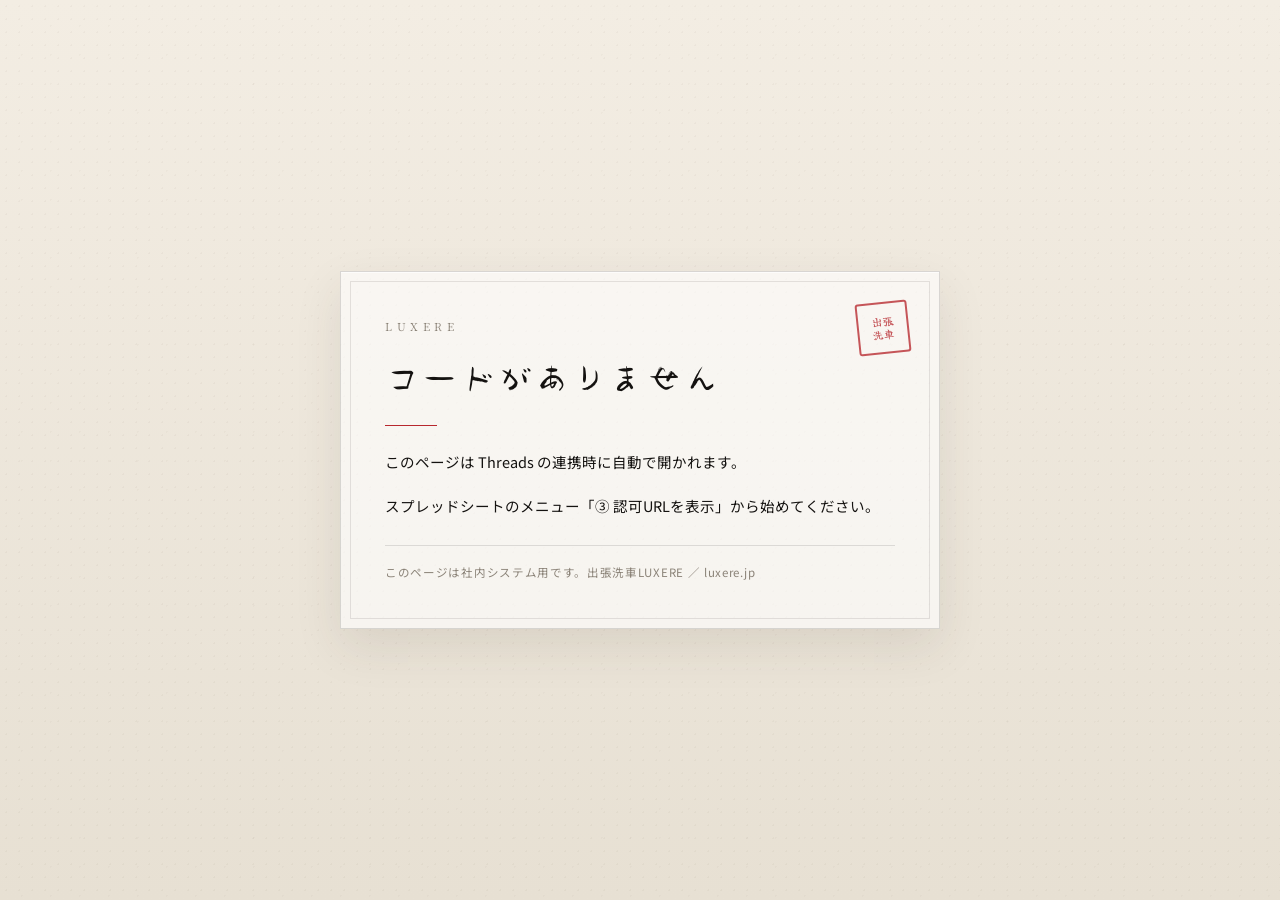
<file: threads-callback.html>
<!DOCTYPE html>
<html lang="ja">
<head>
<meta charset="utf-8">
<meta name="viewport" content="width=device-width,initial-scale=1">
<meta name="robots" content="noindex,nofollow">
<title>Threads連携｜出張洗車LUXERE</title>
<link rel="icon" href="/assets/favicon.png">
<link rel="preconnect" href="https://fonts.googleapis.com">
<link rel="preconnect" href="https://fonts.gstatic.com" crossorigin>
<link href="https://fonts.googleapis.com/css2?family=Yuji+Boku&family=Noto+Serif+JP:wght@400;600&family=Noto+Sans+JP:wght@400;500&display=swap" rel="stylesheet">
<style>
  :root{
    --ink:#141210; --paper:#efe9df; --white:#fff; --grey:#8b8378; --shu:#b7282e;
    --f-jp:"Noto Sans JP",-apple-system,"Hiragino Kaku Gothic ProN",sans-serif;
    --f-mc:"Noto Serif JP","Hiragino Mincho ProN",serif;
    --f-fude:"Yuji Boku","Yu Mincho","Hiragino Mincho ProN","Noto Serif JP",serif;
  }
  *{box-sizing:border-box}
  body{
    margin:0; min-height:100vh; color:var(--ink);
    font-family:var(--f-jp); line-height:1.9;
    background:var(--paper);
    /* 和紙の繊維感 */
    background-image:
      radial-gradient(rgba(120,105,85,.055) 1px, transparent 1px),
      radial-gradient(rgba(120,105,85,.04) 1px, transparent 1px),
      linear-gradient(180deg,#f3ede3,#e7e0d3);
    background-size:13px 13px, 29px 29px, 100% 100%;
    background-position:0 0, 7px 11px, 0 0;
    display:flex; align-items:center; justify-content:center; padding:28px 18px;
  }
  .card{
    width:100%; max-width:600px; background:rgba(255,255,255,.62);
    border:1px solid rgba(20,18,16,.14); padding:clamp(26px,5vw,44px);
    box-shadow:0 1px 0 rgba(255,255,255,.7) inset, 0 18px 44px rgba(60,50,35,.10);
    position:relative;
  }
  .card::after{
    content:""; position:absolute; inset:9px; border:1px solid rgba(20,18,16,.10); pointer-events:none;
  }
  .brand{font-family:var(--f-en,var(--f-mc)); letter-spacing:.42em; font-size:11px; color:var(--grey); text-transform:uppercase}
  h1{font-family:var(--f-fude); font-size:clamp(25px,5.4vw,34px); font-weight:400; letter-spacing:.1em; margin:.5rem 0 .2rem}
  .rule{width:52px; height:1px; background:var(--shu); margin:16px 0 22px}
  p{margin:0 0 1rem; font-size:14.5px}
  .lead{font-family:var(--f-mc)}
  .codebox{
    font-family:ui-monospace,SFMono-Regular,Menlo,Consolas,monospace;
    font-size:13px; line-height:1.75; word-break:break-all;
    background:#fbf9f5; border:1px solid rgba(20,18,16,.16);
    padding:15px 16px; margin:6px 0 14px; max-height:190px; overflow:auto;
  }
  button{
    font-family:var(--f-jp); font-size:14px; letter-spacing:.08em;
    background:var(--ink); color:#fff; border:0; padding:13px 26px; cursor:pointer;
    transition:opacity .2s;
  }
  button:hover{opacity:.82}
  button.done{background:var(--shu)}
  ol{padding-left:1.2em; margin:.4rem 0 0; font-size:13.5px; color:#4a443c}
  ol li{margin-bottom:.35rem}
  .err{color:var(--shu); font-family:var(--f-mc)}
  .seal{
    position:absolute; right:clamp(18px,4vw,30px); top:clamp(18px,4vw,30px);
    width:52px; height:52px; border:2px solid var(--shu); color:var(--shu);
    font-family:var(--f-fude); font-size:11px; line-height:1.15; letter-spacing:.02em;
    display:flex; align-items:center; justify-content:center; text-align:center;
    transform:rotate(-6deg); opacity:.78; border-radius:3px;
  }
  footer{margin-top:26px; padding-top:16px; border-top:1px solid rgba(20,18,16,.12);
         font-size:11.5px; color:var(--grey); letter-spacing:.06em}
</style>
</head>
<body>
  <main class="card">
    <div class="seal">出張<br>洗車</div>
    <div class="brand">LUXERE</div>
    <h1 id="title">連携用コード</h1>
    <div class="rule"></div>
    <div id="body">
      <p class="lead">読み込んでいます…</p>
    </div>
    <footer>このページは社内システム用です。出張洗車LUXERE ／ luxere.jp</footer>
  </main>

<script>
(function () {
  var p = new URLSearchParams(location.search);
  var code = p.get('code');
  var err  = p.get('error_description') || p.get('error');
  var body = document.getElementById('body');
  var title = document.getElementById('title');

  if (err) {
    title.textContent = '連携できませんでした';
    body.innerHTML = '<p class="err">' + escapeHtml(err) + '</p>'
      + '<p>スプレッドシートのメニュー「③ 認可URLを表示」からやり直してください。</p>';
    return;
  }

  if (!code) {
    title.textContent = 'コードがありません';
    body.innerHTML = '<p>このページは Threads の連携時に自動で開かれます。</p>'
      + '<p>スプレッドシートのメニュー「③ 認可URLを表示」から始めてください。</p>';
    return;
  }

  // Metaが末尾に付ける「#_」を除去
  code = code.replace(/#_$/, '');

  body.innerHTML =
    '<p class="lead">下のコードをコピーして、スプレッドシートに貼り付けてください。</p>'
    + '<div class="codebox" id="code">' + escapeHtml(code) + '</div>'
    + '<button id="copy">コードをコピー</button>'
    + '<ol>'
    +   '<li>スプレッドシートに戻る</li>'
    +   '<li>メニュー「Threads投稿」→「④ 認可コードを貼り付けて連携完了」</li>'
    +   '<li>貼り付けて OK</li>'
    + '</ol>';

  document.getElementById('copy').addEventListener('click', function () {
    var btn = this;
    copyText(code, function (ok) {
      btn.textContent = ok ? 'コピーしました' : 'コピーできません（手動で選択してください）';
      btn.className = ok ? 'done' : '';
      setTimeout(function () { btn.textContent = 'コードをコピー'; btn.className = ''; }, 2600);
    });
  });

  function copyText(t, cb) {
    if (navigator.clipboard && location.protocol === 'https:') {
      navigator.clipboard.writeText(t).then(function () { cb(true); }, function () { cb(fallback(t)); });
    } else { cb(fallback(t)); }
  }
  function fallback(t) {
    try {
      var ta = document.createElement('textarea');
      ta.value = t; ta.style.position = 'fixed'; ta.style.opacity = '0';
      document.body.appendChild(ta); ta.select();
      var ok = document.execCommand('copy');
      document.body.removeChild(ta);
      return ok;
    } catch (e) { return false; }
  }
  function escapeHtml(s) {
    return String(s).replace(/[&<>"']/g, function (c) {
      return { '&':'&amp;', '<':'&lt;', '>':'&gt;', '"':'&quot;', "'":'&#39;' }[c];
    });
  }
})();
</script>
</body>
</html>
</file>
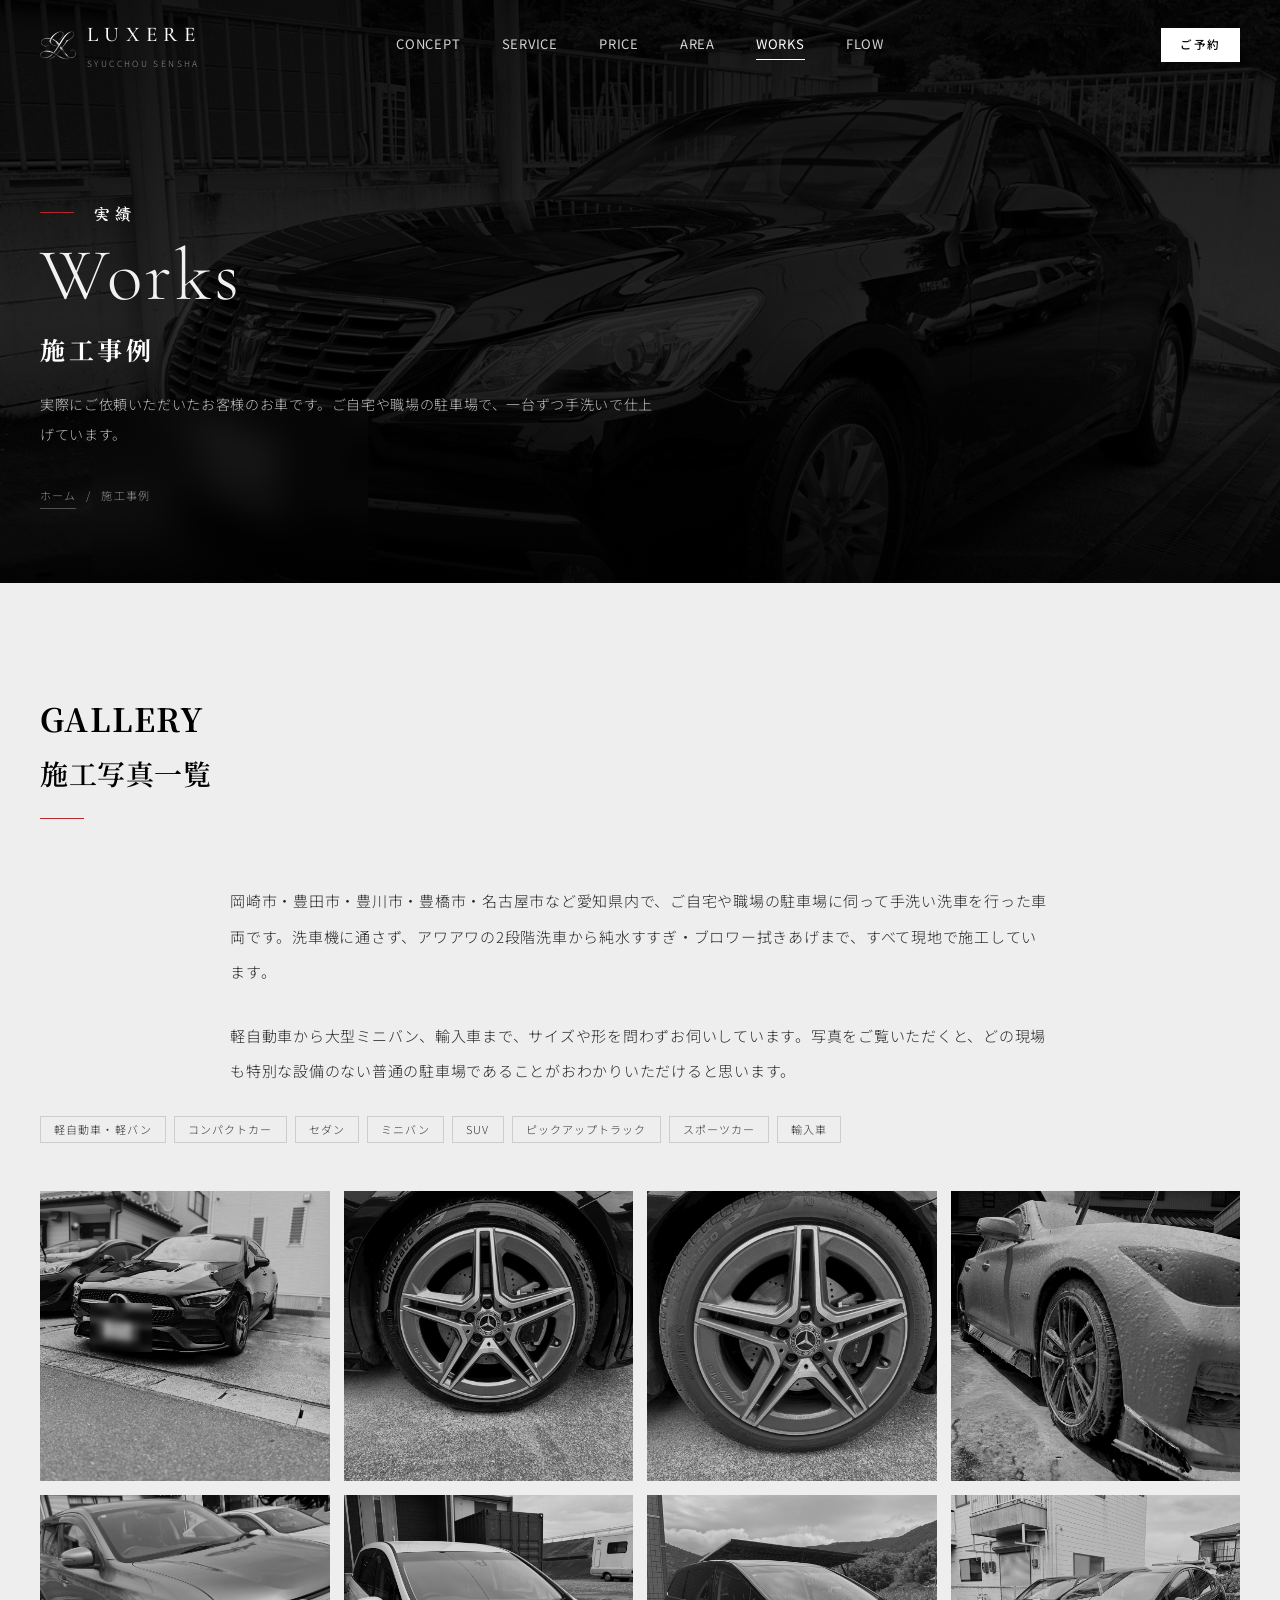
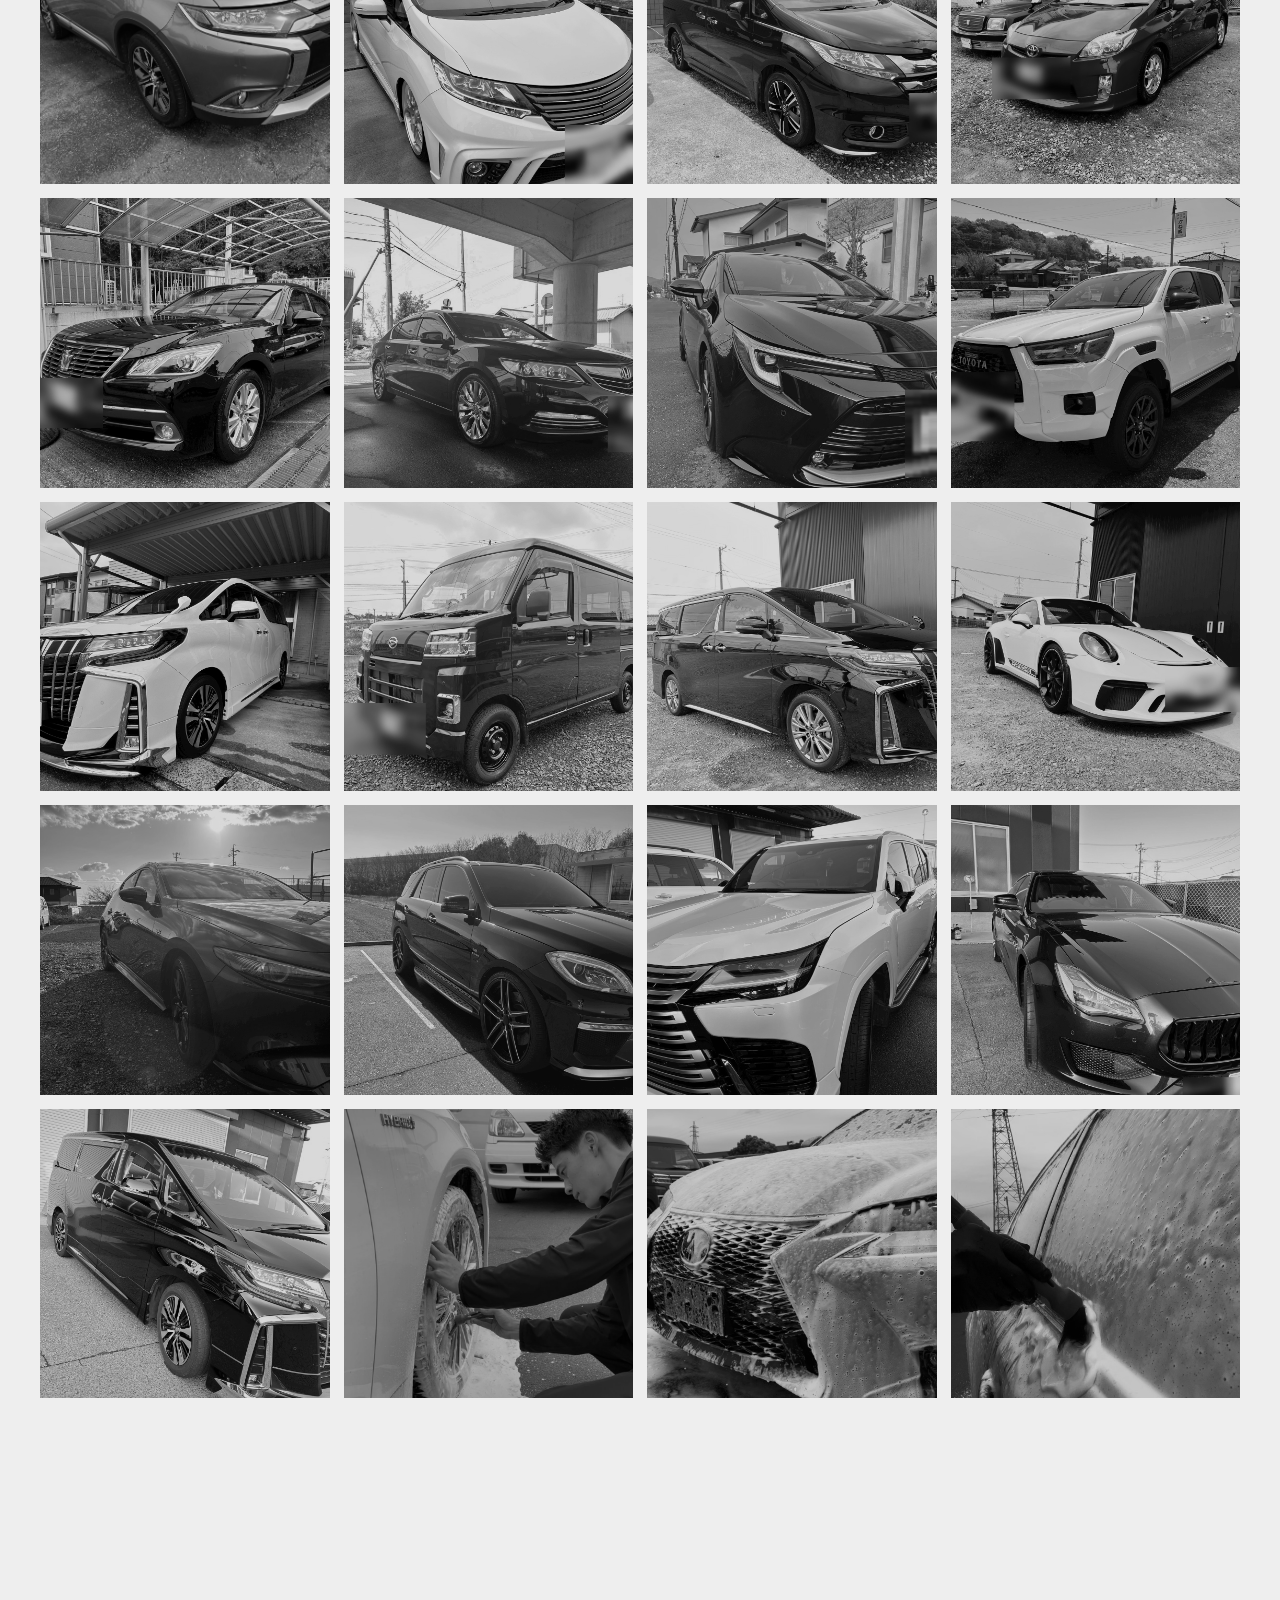
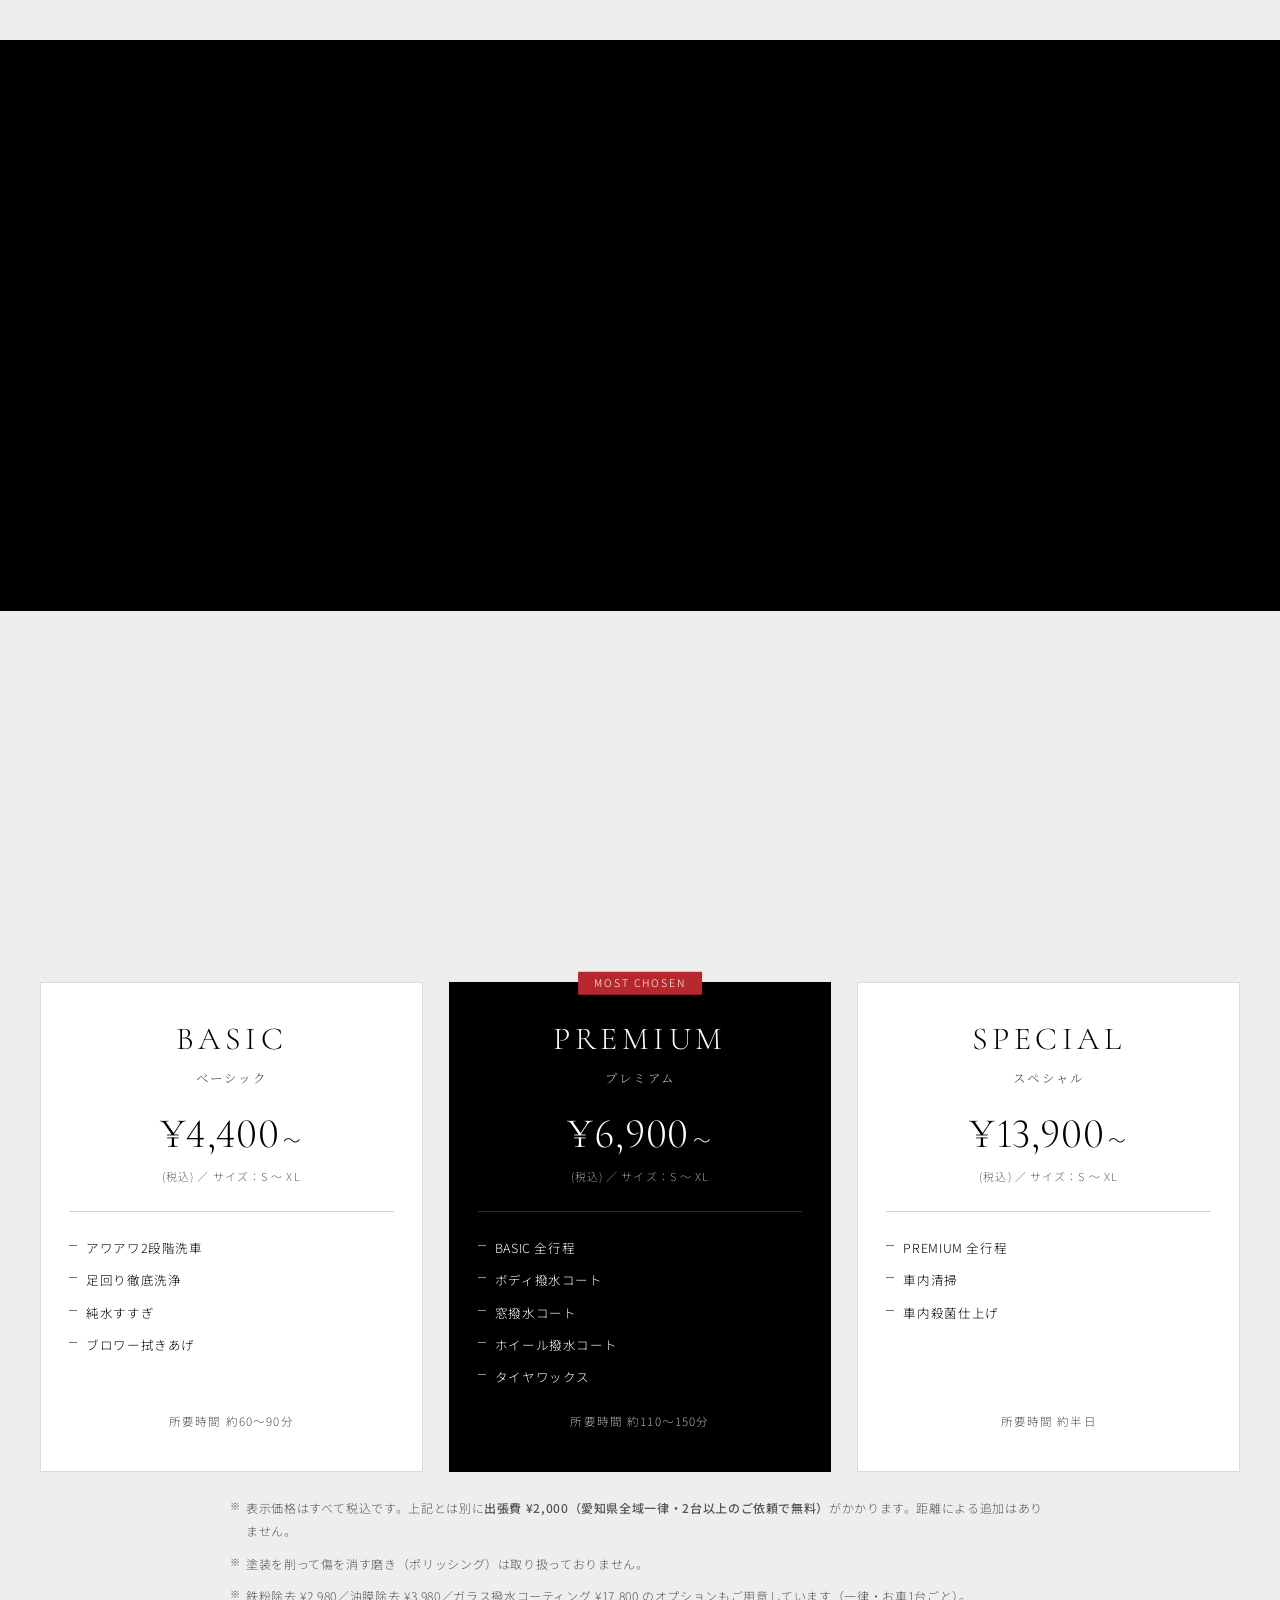
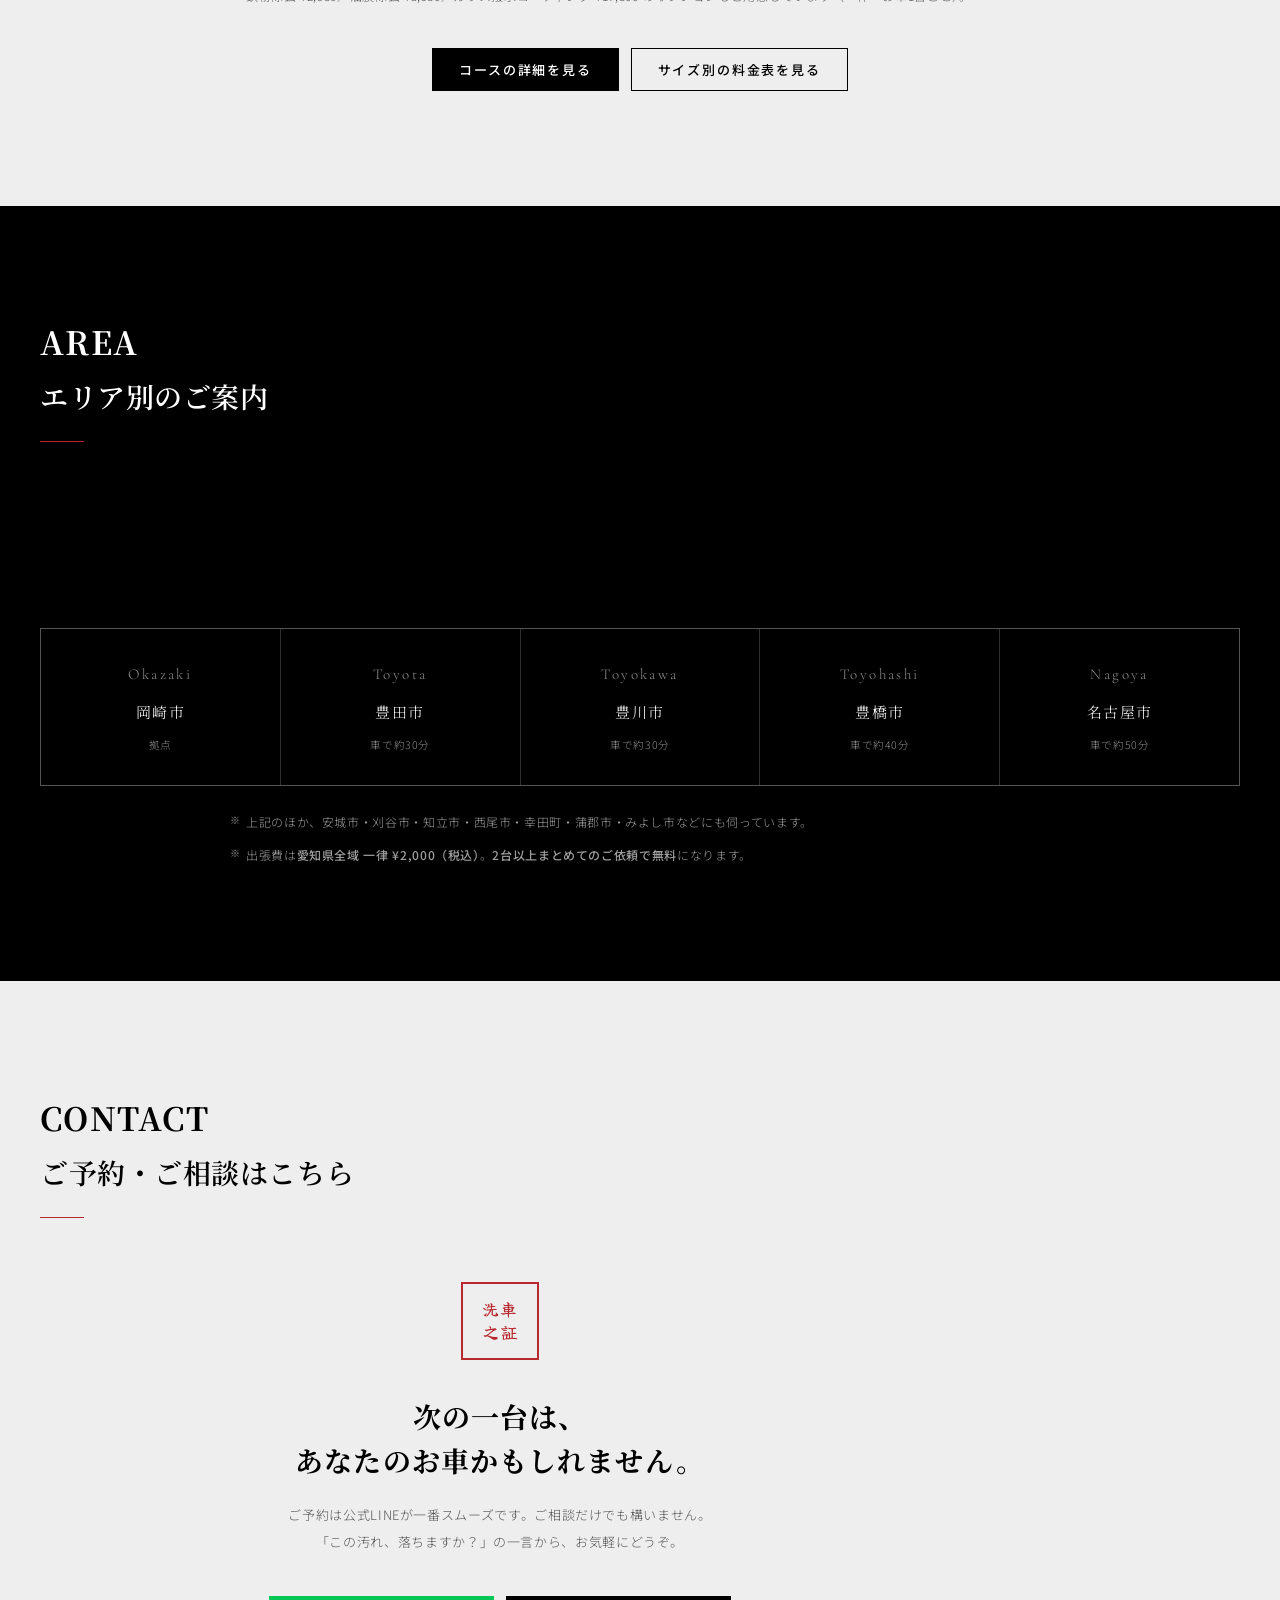
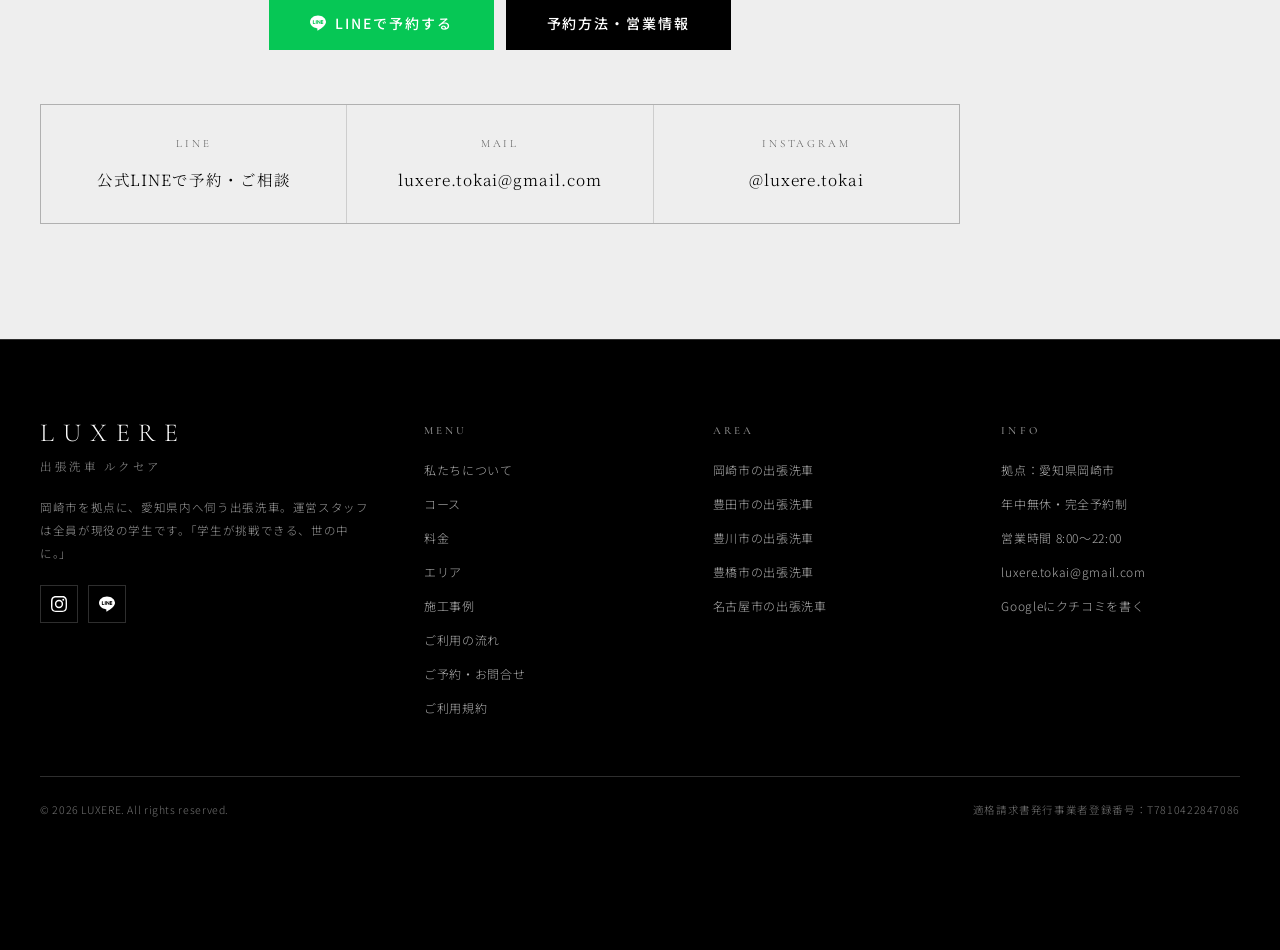
<file: works.html>
<!DOCTYPE html>
<html lang="ja" class="no-js">
<head>
<script>document.documentElement.classList.remove('no-js');</script>
<meta charset="UTF-8">
<meta name="viewport" content="width=device-width,initial-scale=1">
<title>施工事例｜出張洗車LUXERE｜愛知県の出張手洗い洗車</title>
<meta name="description" content="出張洗車LUXEREの施工事例。岡崎市・豊田市・豊川市・豊橋市・名古屋市など愛知県内で、ご自宅や職場の駐車場に伺って手洗い洗車を行った車両の写真をご覧いただけます。">
<link rel="canonical" href="https://luxere.jp/works.html">
<meta property="og:type" content="website">
<meta property="og:title" content="施工事例｜出張洗車LUXERE｜愛知県の出張手洗い洗車">
<meta property="og:description" content="出張洗車LUXEREの施工事例。岡崎市・豊田市・豊川市・豊橋市・名古屋市など愛知県内で、ご自宅や職場の駐車場に伺って手洗い洗車を行った車両の写真をご覧いただけます。">
<meta property="og:url" content="https://luxere.jp/works.html">
<meta property="og:image" content="https://luxere.jp/assets/works/work9.jpg">
<meta property="og:site_name" content="出張洗車LUXERE">
<meta name="twitter:card" content="summary_large_image">
<meta name="theme-color" content="#000000">
<link rel="icon" href="assets/favicon.png">
<link rel="preconnect" href="https://fonts.googleapis.com">
<link rel="preconnect" href="https://fonts.gstatic.com" crossorigin>
<link href="https://fonts.googleapis.com/css2?family=Cormorant+Garamond:wght@300;400;500;600&family=Noto+Sans+JP:wght@300;400;500;700&family=Noto+Serif+JP:wght@400;500;600;700;900&family=Yuji+Boku&display=swap" rel="stylesheet">
<script type="application/ld+json">
{
 "@context": "https://schema.org",
 "@type": "AutoWash",
 "@id": "https://luxere.jp/#business",
 "name": "出張洗車LUXERE",
 "url": "https://luxere.jp/",
 "image": "https://luxere.jp/assets/logo.png",
 "email": "luxere.tokai@gmail.com",
 "priceRange": "¥4,400〜¥19,900",
 "address": {
  "@type": "PostalAddress",
  "addressLocality": "岡崎市",
  "addressRegion": "愛知県",
  "addressCountry": "JP"
 },
 "areaServed": [
  {
   "@type": "City",
   "name": "岡崎市"
  },
  {
   "@type": "City",
   "name": "豊田市"
  },
  {
   "@type": "City",
   "name": "豊川市"
  },
  {
   "@type": "City",
   "name": "豊橋市"
  },
  {
   "@type": "City",
   "name": "名古屋市"
  },
  {
   "@type": "City",
   "name": "安城市"
  },
  {
   "@type": "City",
   "name": "刈谷市"
  },
  {
   "@type": "City",
   "name": "知立市"
  },
  {
   "@type": "City",
   "name": "西尾市"
  },
  {
   "@type": "City",
   "name": "幸田町"
  },
  {
   "@type": "City",
   "name": "蒲郡市"
  },
  {
   "@type": "City",
   "name": "みよし市"
  }
 ],
 "openingHoursSpecification": [
  {
   "@type": "OpeningHoursSpecification",
   "dayOfWeek": [
    "Monday",
    "Tuesday",
    "Wednesday",
    "Thursday",
    "Friday",
    "Saturday",
    "Sunday"
   ],
   "opens": "08:00",
   "closes": "22:00"
  }
 ],
 "paymentAccepted": "クレジットカード（予約時の事前決済）, 銀行振込（法人）",
 "currenciesAccepted": "JPY",
 "sameAs": [
  "https://www.instagram.com/luxere.tokai/"
 ]
}
</script>
<script type="application/ld+json">
{
 "@context": "https://schema.org",
 "@type": "BreadcrumbList",
 "itemListElement": [
  {
   "@type": "ListItem",
   "position": 1,
   "name": "ホーム",
   "item": "https://luxere.jp/"
  },
  {
   "@type": "ListItem",
   "position": 2,
   "name": "施工事例",
   "item": "https://luxere.jp/works.html"
  }
 ]
}
</script>
<link rel="stylesheet" href="assets/site.css">
</head>
<body>

<!-- ================= HEADER ================= -->
<header class="hd" id="hd">
  <div class="hd-in">
    <a href="index.html" class="logo">
      <img src="assets/logo-mark.png" alt="出張洗車LUXERE" width="36" height="36">
      <span><b>LUXERE</b><span>SYUCCHOU SENSHA</span></span>
    </a>
    <nav class="hd-nav">
      <a href="concept.html">CONCEPT</a>
      <a href="service.html">SERVICE</a>
      <a href="price.html">PRICE</a>
      <a href="area.html">AREA</a>
      <a href="works.html" aria-current="page">WORKS</a>
      <a href="flow.html">FLOW</a>
    </nav>
    <div class="hd-cta">
      <a class="btn btn--fill btn--sm" href="contact.html">ご予約</a>
      <button class="burger" id="burger" aria-label="メニュー" aria-expanded="false"><i></i><i></i><i></i></button>
    </div>
  </div>
</header>

<div class="ov" id="ov">
  <div>
    <ul>
      <li><a href="index.html"><em>01</em>ホーム</a></li>
      <li><a href="concept.html"><em>02</em>私たちについて</a></li>
      <li><a href="service.html"><em>03</em>コース</a></li>
      <li><a href="price.html"><em>04</em>料金</a></li>
      <li><a href="area.html"><em>05</em>エリア</a></li>
      <li><a href="works.html"><em>06</em>施工事例</a></li>
      <li><a href="flow.html"><em>07</em>ご利用の流れ</a></li>
      <li><a href="contact.html"><em>08</em>ご予約・お問合せ</a></li>
    </ul>
    <div class="ov-cta">
      <a class="btn btn--line" href="https://lin.ee/YGredb0" target="_blank" rel="noopener">LINEで予約する</a>
      <a class="btn" href="contact.html">ご予約の方法</a>
    </div>
  </div>
</div>
<!-- ================= PAGE HERO ================= -->
<section class="phero">
  <div class="phero-bg"><img src="assets/works/work9.jpg" alt="" loading="lazy"></div>
  <div class="wrap phero-in">
    <div class="fude-eyebrow"><i></i><span>実績</span></div>
    <div class="en-big">Works</div>
    <h1>施工事例</h1>
    <p class="lead">実際にご依頼いただいたお客様のお車です。ご自宅や職場の駐車場で、一台ずつ手洗いで仕上げています。</p>
    <div class="crumb"><a href="index.html">ホーム</a><span>/</span>施工事例</div>
  </div>
</section>

<!-- ================= GALLERY ================= -->
<section class="sec sec--light">
  <div class="wrap">
    <div class="lbl rv">
      <h2>GALLERY</h2>
      <div class="sec-jp">施工写真一覧</div>
      <div class="bar"></div>
    </div>

    <p class="body-txt rv" data-d="1" style="max-width:820px;margin-inline:auto">
      岡崎市・豊田市・豊川市・豊橋市・名古屋市など愛知県内で、ご自宅や職場の駐車場に伺って手洗い洗車を行った車両です。洗車機に通さず、アワアワの2段階洗車から純水すすぎ・ブロワー拭きあげまで、すべて現地で施工しています。
    </p>
    <p class="body-txt rv" data-d="2" style="max-width:820px;margin-inline:auto">
      軽自動車から大型ミニバン、輸入車まで、サイズや形を問わずお伺いしています。写真をご覧いただくと、どの現場も特別な設備のない普通の駐車場であることがおわかりいただけると思います。
    </p>
    <div class="chips rv" data-d="2">
      <span>軽自動車・軽バン</span><span>コンパクトカー</span><span>セダン</span><span>ミニバン</span><span>SUV</span><span>ピックアップトラック</span><span>スポーツカー</span><span>輸入車</span>
    </div>

    <div class="works rv" style="margin-top:clamp(30px,4.5vw,48px)">
      <figure><img src="assets/works/work1.jpg" alt="出張洗車LUXEREの施工事例｜住宅街の路上で手洗い洗車を行った黒いセダン" loading="lazy"></figure>
      <figure><img src="assets/works/work2.jpg" alt="出張洗車LUXEREの施工事例｜洗浄を終えた5本スポークホイールとタイヤのアップ" loading="lazy"></figure>
      <figure><img src="assets/works/work3.jpg" alt="出張洗車LUXEREの施工事例｜ブレーキダストを落としたホイールまわりの拡大写真" loading="lazy"></figure>
      <figure><img src="assets/works/work4.jpg" alt="出張洗車LUXEREの施工事例｜アワアワの2段階洗車で車体全体を高濃度の泡で覆ったスポーツセダン" loading="lazy"></figure>
      <figure><img src="assets/works/work5.jpg" alt="出張洗車LUXEREの施工事例｜自宅前で洗い上げたグレーのミドルサイズSUV" loading="lazy"></figure>
      <figure><img src="assets/works/work6.jpg" alt="出張洗車LUXEREの施工事例｜倉庫前で仕上げた白い大型ミニバンのフロントまわり" loading="lazy"></figure>
      <figure><img src="assets/works/work7.jpg" alt="出張洗車LUXEREの施工事例｜山を背にした駐車場で洗車した黒いミニバン" loading="lazy"></figure>
      <figure><img src="assets/works/work8.jpg" alt="出張洗車LUXEREの施工事例｜砂利敷きの駐車場で洗車した赤いハイブリッドコンパクトカー" loading="lazy"></figure>
      <figure><img src="assets/works/work9.jpg" alt="出張洗車LUXEREの施工事例｜カーポート下で洗い上げた黒いセダン（クラウン）" loading="lazy"></figure>
      <figure><img src="assets/works/work10.jpg" alt="出張洗車LUXEREの施工事例｜高架下の駐車スペースで施工した黒い大型セダン" loading="lazy"></figure>
      <figure><img src="assets/works/work11.jpg" alt="出張洗車LUXEREの施工事例｜住宅街の道路で仕上げた黒いハイブリッドセダンのフロント" loading="lazy"></figure>
      <figure><img src="assets/works/work12.jpg" alt="出張洗車LUXEREの施工事例｜青空の下で洗い上げた白いピックアップトラック" loading="lazy"></figure>
      <figure><img src="assets/works/work13.jpg" alt="出張洗車LUXEREの施工事例｜カーポート下で仕上げた白い大型ミニバン（アルファード）" loading="lazy"></figure>
      <figure><img src="assets/works/work14.jpg" alt="出張洗車LUXEREの施工事例｜砂利の駐車場で洗車した黒い軽バン" loading="lazy"></figure>
      <figure><img src="assets/works/work15.jpg" alt="出張洗車LUXEREの施工事例｜倉庫の前で洗い上げた黒い大型ミニバン" loading="lazy"></figure>
      <figure><img src="assets/works/work16.jpg" alt="出張洗車LUXEREの施工事例｜黒い建物の前に停めた白いポルシェ" loading="lazy"></figure>
      <figure><img src="assets/works/work17.jpg" alt="出張洗車LUXEREの施工事例｜夕方の逆光のなかで撮影した赤いハッチバック" loading="lazy"></figure>
      <figure><img src="assets/works/work18.jpg" alt="出張洗車LUXEREの施工事例｜駐車場で洗車した黒い輸入車の大型SUV" loading="lazy"></figure>
      <figure><img src="assets/works/work19.jpg" alt="出張洗車LUXEREの施工事例｜夕方の光の中で仕上げた白いレクサスLX" loading="lazy"></figure>
      <figure><img src="assets/works/work20.jpg" alt="出張洗車LUXEREの施工事例｜洗い上げてボディに空が映り込んだ茶色の輸入セダン" loading="lazy"></figure>
      <figure><img src="assets/works/work21.jpg" alt="出張洗車LUXEREの施工事例｜シャッター前で艶を出した黒いミニバンのサイドビュー" loading="lazy"></figure>
      <figure><img src="assets/works/work22.jpg" alt="出張洗車LUXEREの施工事例｜学生スタッフが白いミニバンのホイールを手洗いしている様子" loading="lazy"></figure>
      <figure><img src="assets/works/work23.jpg" alt="出張洗車LUXEREの施工事例｜アワアワの2段階洗車で泡に覆われたセダンのフロント" loading="lazy"></figure>
      <figure><img src="assets/works/work24.jpg" alt="出張洗車LUXEREの施工事例｜スポンジで泡を伸ばしながらボディを手洗いしている手元" loading="lazy"></figure>
    </div>

    <ul class="notes rv" style="margin-top:clamp(26px,3.5vw,38px)">
      <li>掲載にあたっては、お客様の同意をいただいております。ナンバープレートは加工のうえ掲載しています。</li>
      <li>最新の施工写真は Instagram（<a class="tlink" href="https://www.instagram.com/luxere.tokai/" target="_blank" rel="noopener">@luxere.tokai</a>）でも随時更新しています。</li>
      <li>お車の状態や汚れの種類によって仕上がりは異なります。落とせない汚れがある場合は、作業前に正直にお伝えしています。</li>
    </ul>
  </div>
</section>

<!-- ================= INSTAGRAM ================= -->
<section class="sec sec--dark">
  <div class="wrap wrap--n">
    <div class="lbl rv">
      <h2>INSTAGRAM</h2>
      <div class="sec-jp">最新の施工写真はこちら</div>
      <div class="bar"></div>
    </div>
    <p class="body-txt rv" data-d="1">
      日々の施工の様子は、公式Instagram（@luxere.tokai）で随時更新しています。ビフォーアフターや、洗車中の細かな作業の様子もご覧いただけます。ご予約前の雰囲気のご確認にも、どうぞお使いください。
    </p>
    <div class="ct-btns rv" data-d="2">
      <a class="btn" href="https://www.instagram.com/luxere.tokai/" target="_blank" rel="noopener">Instagram @luxere.tokai</a>
      <a class="btn btn--line" href="https://lin.ee/YGredb0" target="_blank" rel="noopener">
        <svg viewBox="0 0 24 24"><path fill-rule="evenodd" d="M24 10.3C24 4.9 18.6.6 12 .6S0 4.9 0 10.3c0 4.8 4.3 8.8 10 9.6.4.1.9.2 1.1.6.1.3.1.7 0 1l-.2 1c0 .3-.2 1.2 1 .6s6.9-4.1 9.4-7c1.7-1.9 2.7-3.8 2.7-5.8zM7.5 13.5H4.9a.6.6 0 0 1-.6-.6V8.1a.6.6 0 1 1 1.3 0v4.1h1.9a.6.6 0 1 1 0 1.3zm2.5-.6a.6.6 0 1 1-1.3 0V8.1a.6.6 0 1 1 1.3 0zm5.7 0a.6.6 0 0 1-.4.6h-.2a.6.6 0 0 1-.5-.3l-2.4-3.3v2.9a.6.6 0 1 1-1.3 0V8.1a.6.6 0 0 1 .4-.6h.2c.2 0 .4.1.5.3l2.5 3.3V8.1a.6.6 0 1 1 1.2 0zm3.7-3a.6.6 0 1 1 0 1.3h-1.8v1.1h1.8a.6.6 0 1 1 0 1.3h-2.4a.6.6 0 0 1-.6-.6V8.1a.6.6 0 0 1 .6-.6h2.4a.6.6 0 1 1 0 1.3h-1.8v1.1z"/></svg>
        LINEで予約する
      </a>
    </div>
  </div>
</section>

<!-- ================= MENU / PRICE ================= -->
<section class="sec sec--light">
  <div class="wrap">
    <div class="lbl rv">
      <h2>MENU</h2>
      <div class="sec-jp">写真のお車も、この3コースから</div>
      <div class="bar"></div>
    </div>
    <p class="body-txt rv" data-d="1" style="max-width:820px;margin-inline:auto">
      掲載しているお車は、いずれも下記の3コースのいずれかで施工しています。料金はお車のボディサイズに応じて S / M / L / XL の4区分。下記はSサイズの金額です。
    </p>

    <div class="plans">
      <article class="plan rv">
        <div class="en">BASIC</div>
        <div class="jp">ベーシック</div>
        <div class="yen">¥4,400<small>〜</small></div>
        <div class="meta">(税込) ／ サイズ：S 〜 XL</div>
        <div class="rule"></div>
        <ul>
          <li>アワアワ2段階洗車</li>
          <li>足回り徹底洗浄</li>
          <li>純水すすぎ</li>
          <li>ブロワー拭きあげ</li>
        </ul>
        <div class="time">所要時間 約60〜90分</div>
      </article>

      <article class="plan pop rv" data-d="1">
        <div class="plan-tag">MOST CHOSEN</div>
        <div class="en">PREMIUM</div>
        <div class="jp">プレミアム</div>
        <div class="yen">¥6,900<small>〜</small></div>
        <div class="meta">(税込) ／ サイズ：S 〜 XL</div>
        <div class="rule"></div>
        <ul>
          <li>BASIC 全行程</li>
          <li>ボディ撥水コート</li>
          <li>窓撥水コート</li>
          <li>ホイール撥水コート</li>
          <li>タイヤワックス</li>
        </ul>
        <div class="time">所要時間 約110〜150分</div>
      </article>

      <article class="plan rv" data-d="2">
        <div class="en">SPECIAL</div>
        <div class="jp">スペシャル</div>
        <div class="yen">¥13,900<small>〜</small></div>
        <div class="meta">(税込) ／ サイズ：S 〜 XL</div>
        <div class="rule"></div>
        <ul>
          <li>PREMIUM 全行程</li>
          <li>車内清掃</li>
          <li>車内殺菌仕上げ</li>
        </ul>
        <div class="time">所要時間 約半日</div>
      </article>
    </div>

    <ul class="notes rv">
      <li>表示価格はすべて税込です。上記とは別に<strong>出張費 ¥2,000（愛知県全域一律・2台以上のご依頼で無料）</strong>がかかります。距離による追加はありません。</li>
      <li>塗装を削って傷を消す磨き（ポリッシング）は取り扱っておりません。</li>
      <li>鉄粉除去 ¥2,980／油膜除去 ¥3,980／ガラス撥水コーティング ¥17,800 のオプションもご用意しています（一律・お車1台ごと）。</li>
    </ul>

    <div class="ct-btns rv">
      <a class="btn btn--dark" href="service.html">コースの詳細を見る</a>
      <a class="btn" href="price.html">サイズ別の料金表を見る</a>
    </div>
  </div>
</section>

<!-- ================= AREA ================= -->
<section class="sec sec--dark">
  <div class="wrap">
    <div class="lbl rv">
      <h2>AREA</h2>
      <div class="sec-jp">エリア別のご案内</div>
      <div class="bar"></div>
    </div>
    <p class="body-txt rv" data-d="1" style="max-width:760px;margin-inline:auto;margin-bottom:clamp(34px,5vw,52px)">
      お住まいの地域のページで、対応地区・出張費・よくあるご質問をご覧いただけます。岡崎市を拠点に、愛知県内へ伺っています。
    </p>
    <div class="areas rv">
      <a href="area/okazaki/"><span class="en">Okazaki</span><span class="jp">岡崎市</span><span class="sub">拠点</span></a>
      <a href="area/toyota/"><span class="en">Toyota</span><span class="jp">豊田市</span><span class="sub">車で約30分</span></a>
      <a href="area/toyokawa/"><span class="en">Toyokawa</span><span class="jp">豊川市</span><span class="sub">車で約30分</span></a>
      <a href="area/toyohashi/"><span class="en">Toyohashi</span><span class="jp">豊橋市</span><span class="sub">車で約40分</span></a>
      <a href="area/nagoya/"><span class="en">Nagoya</span><span class="jp">名古屋市</span><span class="sub">車で約50分</span></a>
    </div>
    <ul class="notes rv">
      <li>上記のほか、安城市・刈谷市・知立市・西尾市・幸田町・蒲郡市・みよし市などにも伺っています。</li>
      <li>出張費は<strong>愛知県全域 一律 ¥2,000（税込）</strong>。<strong>2台以上まとめてのご依頼で無料</strong>になります。</li>
    </ul>
  </div>
</section>

<!-- ================= CONTACT ================= -->
<section class="sec sec--light">
  <div class="wrap wrap--n ct">
    <div class="lbl rv">
      <h2>CONTACT</h2>
      <div class="sec-jp">ご予約・ご相談はこちら</div>
      <div class="bar"></div>
    </div>
    <div class="seal rv">洗車<br>之証</div>
    <h3 class="rv" data-d="1">次の一台は、<br>あなたのお車かもしれません。</h3>
    <p class="rv" data-d="1">ご予約は公式LINEが一番スムーズです。ご相談だけでも構いません。<br>「この汚れ、落ちますか？」の一言から、お気軽にどうぞ。</p>
    <div class="ct-btns rv" data-d="2">
      <a class="btn btn--line btn--lg" href="https://lin.ee/YGredb0" target="_blank" rel="noopener">
        <svg viewBox="0 0 24 24"><path fill-rule="evenodd" d="M24 10.3C24 4.9 18.6.6 12 .6S0 4.9 0 10.3c0 4.8 4.3 8.8 10 9.6.4.1.9.2 1.1.6.1.3.1.7 0 1l-.2 1c0 .3-.2 1.2 1 .6s6.9-4.1 9.4-7c1.7-1.9 2.7-3.8 2.7-5.8zM7.5 13.5H4.9a.6.6 0 0 1-.6-.6V8.1a.6.6 0 1 1 1.3 0v4.1h1.9a.6.6 0 1 1 0 1.3zm2.5-.6a.6.6 0 1 1-1.3 0V8.1a.6.6 0 1 1 1.3 0zm5.7 0a.6.6 0 0 1-.4.6h-.2a.6.6 0 0 1-.5-.3l-2.4-3.3v2.9a.6.6 0 1 1-1.3 0V8.1a.6.6 0 0 1 .4-.6h.2c.2 0 .4.1.5.3l2.5 3.3V8.1a.6.6 0 1 1 1.2 0zm3.7-3a.6.6 0 1 1 0 1.3h-1.8v1.1h1.8a.6.6 0 1 1 0 1.3h-2.4a.6.6 0 0 1-.6-.6V8.1a.6.6 0 0 1 .6-.6h2.4a.6.6 0 1 1 0 1.3h-1.8v1.1z"/></svg>
        LINEで予約する
      </a>
      <a class="btn btn--dark btn--lg" href="contact.html">予約方法・営業情報</a>
    </div>

    <div class="ct-list rv" data-d="3">
      <a href="https://lin.ee/YGredb0" target="_blank" rel="noopener"><div class="k">LINE</div><div class="v">公式LINEで予約・ご相談</div></a>
      <a href="mailto:luxere.tokai@gmail.com"><div class="k">MAIL</div><div class="v">luxere.tokai@gmail.com</div></a>
      <a href="https://www.instagram.com/luxere.tokai/" target="_blank" rel="noopener"><div class="k">INSTAGRAM</div><div class="v">@luxere.tokai</div></a>
    </div>
  </div>
</section>

<!-- ================= FOOTER ================= -->
<footer class="ft">
  <div class="wrap">
    <div class="ft-top">
      <div class="ft-brand">
        <div class="en">LUXERE</div>
        <div class="jp">出張洗車 ルクセア</div>
        <p>岡崎市を拠点に、愛知県内へ伺う出張洗車。運営スタッフは全員が現役の学生です。「学生が挑戦できる、世の中に。」</p>
        <div class="ft-soc">
          <a href="https://www.instagram.com/luxere.tokai/" target="_blank" rel="noopener" aria-label="Instagram"><svg viewBox="0 0 24 24"><path d="M12 2.2c3.2 0 3.6 0 4.8.1 1.2.1 1.8.2 2.2.4.6.2 1 .5 1.5 1s.8.9 1 1.5c.2.4.3 1 .4 2.2.1 1.2.1 1.6.1 4.8s0 3.6-.1 4.8c-.1 1.2-.2 1.8-.4 2.2-.2.6-.5 1-1 1.5s-.9.8-1.5 1c-.4.2-1 .3-2.2.4-1.2.1-1.6.1-4.8.1s-3.6 0-4.8-.1c-1.2-.1-1.8-.2-2.2-.4-.6-.2-1-.5-1.5-1s-.8-.9-1-1.5c-.2-.4-.3-1-.4-2.2C2.2 15.6 2.2 15.2 2.2 12s0-3.6.1-4.8c.1-1.2.2-1.8.4-2.2.2-.6.5-1 1-1.5s.9-.8 1.5-1c.4-.2 1-.3 2.2-.4C8.4 2.2 8.8 2.2 12 2.2M12 0C8.7 0 8.3 0 7.1.1 5.8.1 5 .3 4.2.6c-.8.3-1.5.7-2.2 1.4C1.3 2.7.9 3.4.6 4.2.3 5 .1 5.8.1 7.1 0 8.3 0 8.7 0 12s0 3.7.1 4.9c0 1.3.2 2.1.5 2.9.3.8.7 1.5 1.4 2.2.7.7 1.4 1.1 2.2 1.4.8.3 1.6.5 2.9.5C8.3 24 8.7 24 12 24s3.7 0 4.9-.1c1.3 0 2.1-.2 2.9-.5.8-.3 1.5-.7 2.2-1.4.7-.7 1.1-1.4 1.4-2.2.3-.8.5-1.6.5-2.9.1-1.2.1-1.6.1-4.9s0-3.7-.1-4.9c0-1.3-.2-2.1-.5-2.9-.3-.8-.7-1.5-1.4-2.2-.7-.7-1.4-1.1-2.2-1.4C21 .3 20.2.1 18.9.1 17.7 0 17.3 0 14 0h-2z"/><path d="M12 5.8A6.2 6.2 0 1 0 18.2 12 6.2 6.2 0 0 0 12 5.8zm0 10.2A4 4 0 1 1 16 12a4 4 0 0 1-4 4z"/><circle cx="18.4" cy="5.6" r="1.4"/></svg></a>
          <a href="https://lin.ee/YGredb0" target="_blank" rel="noopener" aria-label="公式LINE"><svg viewBox="0 0 24 24"><path fill-rule="evenodd" d="M24 10.3C24 4.9 18.6.6 12 .6S0 4.9 0 10.3c0 4.8 4.3 8.8 10 9.6.4.1.9.2 1.1.6.1.3.1.7 0 1l-.2 1c0 .3-.2 1.2 1 .6s6.9-4.1 9.4-7c1.7-1.9 2.7-3.8 2.7-5.8zM7.5 13.5H4.9a.6.6 0 0 1-.6-.6V8.1a.6.6 0 1 1 1.3 0v4.1h1.9a.6.6 0 1 1 0 1.3zm2.5-.6a.6.6 0 1 1-1.3 0V8.1a.6.6 0 1 1 1.3 0zm5.7 0a.6.6 0 0 1-.4.6h-.2a.6.6 0 0 1-.5-.3l-2.4-3.3v2.9a.6.6 0 1 1-1.3 0V8.1a.6.6 0 0 1 .4-.6h.2c.2 0 .4.1.5.3l2.5 3.3V8.1a.6.6 0 1 1 1.2 0zm3.7-3a.6.6 0 1 1 0 1.3h-1.8v1.1h1.8a.6.6 0 1 1 0 1.3h-2.4a.6.6 0 0 1-.6-.6V8.1a.6.6 0 0 1 .6-.6h2.4a.6.6 0 1 1 0 1.3h-1.8v1.1z"/></svg></a>
        </div>
      </div>
      <div>
        <h4>MENU</h4>
        <ul>
          <li><a href="concept.html">私たちについて</a></li>
          <li><a href="service.html">コース</a></li>
          <li><a href="price.html">料金</a></li>
          <li><a href="area.html">エリア</a></li>
          <li><a href="works.html">施工事例</a></li>
          <li><a href="flow.html">ご利用の流れ</a></li>
          <li><a href="contact.html">ご予約・お問合せ</a></li>
          <li><a href="terms.html">ご利用規約</a></li>
        </ul>
      </div>
      <div>
        <h4>AREA</h4>
        <ul>
          <li><a href="area/okazaki/">岡崎市の出張洗車</a></li>
          <li><a href="area/toyota/">豊田市の出張洗車</a></li>
          <li><a href="area/toyokawa/">豊川市の出張洗車</a></li>
          <li><a href="area/toyohashi/">豊橋市の出張洗車</a></li>
          <li><a href="area/nagoya/">名古屋市の出張洗車</a></li>
        </ul>
      </div>
      <div>
        <h4>INFO</h4>
        <ul>
          <li><span>拠点：愛知県岡崎市</span></li>
          <li><span>年中無休・完全予約制</span></li>
          <li><span>営業時間 8:00〜22:00</span></li>
          <li><a href="mailto:luxere.tokai@gmail.com">luxere.tokai@gmail.com</a></li>
          <li><a href="https://g.page/r/CdrTM04HjpwREAE/review" target="_blank" rel="noopener">Googleにクチコミを書く</a></li>
        </ul>
      </div>
    </div>
    <div class="ft-bot">
      <span>&copy; 2026 LUXERE. All rights reserved.</span>
      <span>適格請求書発行事業者登録番号：T7810422847086</span>
    </div>
  </div>
</footer>

<div class="mbar">
  <a href="contact.html">ご予約の方法</a>
  <a class="line" href="https://lin.ee/YGredb0" target="_blank" rel="noopener">LINEで予約する</a>
</div>

<script src="assets/site.js"></script>
</body>
</html>
</file>
<file: assets/site.css>
@charset "UTF-8";
/* ============================================================
   LUXERE — Design System (monochrome + 筆文字ワンポイント)
   全ページ共通。2026-08-19 全面リニューアル。
   トーン：黒(#000) ⇄ 薄墨(#eee) の帯を交互／モノクロ写真／
           見出しは明朝、英字は Cormorant、要所だけ毛筆(Yuji Boku)＋朱
   ============================================================ */

:root{
  --ink:#000;
  --ink-2:#111;
  --ink-3:#141414;
  --paper:#eee;
  --paper-2:#e3e3e3;
  --white:#fff;
  --grey:#909090;
  --grey-d:#555;
  --line-l:rgba(255,255,255,.18);
  --line-d:rgba(0,0,0,.14);
  --shu:#b7282e;
  --f-jp:"Noto Sans JP",-apple-system,"Hiragino Kaku Gothic ProN",sans-serif;
  --f-mc:"Noto Serif JP","Hiragino Mincho ProN",serif;
  --f-en:"Cormorant Garamond","Noto Serif JP",serif;
  --f-fude:"Yuji Boku","Yu Mincho","YuMincho","Hiragino Mincho ProN","Noto Serif JP",serif;
  --pad:clamp(20px,3.2vw,40px);      /* 参考サイトは1280幅で左右40px。センター寄せせず端に寄せる */
  --wrap:100%;
}
*{box-sizing:border-box;margin:0;padding:0}
/* scroll-padding-top: 固定ヘッダー(実測78px)にアンカー着地点が潜らないように */
html{scroll-behavior:smooth;scroll-padding-top:90px;-webkit-text-size-adjust:100%}
body{
  background:var(--ink-2);color:var(--white);
  font-family:var(--f-jp);font-weight:300;
  line-height:2;letter-spacing:.04em;
  -webkit-font-smoothing:antialiased;
  overflow-x:hidden;
}
img{display:block;max-width:100%}
a{color:inherit;text-decoration:none}
ul,ol{list-style:none}
table{border-collapse:collapse;width:100%}
strong{font-weight:500}

.wrap{max-width:1680px;margin-inline:auto;padding-inline:var(--pad)}
.wrap--n{max-width:1000px;margin-inline:0}   /* 読み物も左寄せ。中央に置かない */
.center{text-align:center}

/* ---------- scroll reveal ---------- */
.rv{opacity:0;transform:translateY(28px);transition:opacity 1.1s cubic-bezier(.2,.7,.2,1),transform 1.1s cubic-bezier(.2,.7,.2,1)}
.rv.in{opacity:1;transform:none}
.rv[data-d="1"]{transition-delay:.12s}
.rv[data-d="2"]{transition-delay:.24s}
.rv[data-d="3"]{transition-delay:.36s}
.rv[data-d="4"]{transition-delay:.48s}
@media (prefers-reduced-motion:reduce){.rv{opacity:1;transform:none;transition:none}}
/* JSが動かない環境では最初から表示する（真っ白対策） */
.no-js .rv{opacity:1;transform:none;transition:none}

/* ============================================================
   HEADER / MENU
   ============================================================ */
/* 参考サイトに合わせ、ヘッダーは固定せず先頭に置いてスクロールで流す */
.hd{position:absolute;inset:0 0 auto 0;z-index:60;background:none}
.hd-in{max-width:1680px;margin-inline:auto;padding:18px var(--pad);display:grid;
  grid-template-columns:1fr auto 1fr;align-items:center;gap:18px}
.logo{display:flex;align-items:center;gap:11px}
/* logo-mark.png は白＋透過なのでフィルタ不要（不透明画像に掛けると白い四角になる） */
.logo img{width:36px;height:36px;object-fit:contain}
.logo b{font-family:var(--f-en);font-size:21px;font-weight:500;letter-spacing:.3em;line-height:1}
.logo>span>span{display:block;font-size:8.5px;letter-spacing:.28em;color:var(--grey);margin-top:5px}
.hd-nav{display:flex;justify-content:center;gap:clamp(20px,3.2vw,46px);
  font-size:13px;letter-spacing:.06em;font-family:var(--f-jp);font-weight:400}
.hd-nav a{position:relative;padding-bottom:3px;opacity:.82;transition:opacity .3s}
.hd-nav a::after{content:"";position:absolute;left:0;bottom:0;width:0;height:1px;background:currentColor;transition:width .35s}
.hd-nav a:hover,.hd-nav a[aria-current="page"]{opacity:1}
.hd-nav a:hover::after,.hd-nav a[aria-current="page"]::after{width:100%}
.hd-cta{display:flex;align-items:center;justify-content:flex-end;gap:10px}
.burger{width:42px;height:42px;border:1px solid var(--line-l);background:none;cursor:pointer;display:none;place-items:center;flex-direction:column;gap:5px;color:#fff}
.burger i{display:block;width:16px;height:1px;background:currentColor;transition:transform .35s,opacity .25s}
body.menu-open .burger i:nth-child(1){transform:translateY(3px) rotate(45deg)}
body.menu-open .burger i:nth-child(2){opacity:0}
body.menu-open .burger i:nth-child(3){transform:translateY(-3px) rotate(-45deg)}

.ov{position:fixed;inset:0;z-index:55;background:var(--ink);display:grid;place-items:center;opacity:0;visibility:hidden;transition:opacity .45s,visibility .45s;overflow-y:auto}
body.menu-open{overflow:hidden}
body.menu-open .ov{opacity:1;visibility:visible}
.ov > div{padding:88px 20px 40px}
.ov ul{text-align:center}
.ov li{margin:min(3.2vh,20px) 0}
.ov li a{font-family:var(--f-mc);font-size:clamp(16px,4.4vw,20px);letter-spacing:.16em}
.ov li em{display:block;font-family:var(--f-en);font-style:normal;font-size:10px;letter-spacing:.3em;color:var(--grey);margin-bottom:4px}
.ov-cta{display:flex;gap:12px;justify-content:center;margin-top:min(5vh,32px);flex-wrap:wrap}

/* ---------- buttons ---------- */
.btn{display:inline-flex;align-items:center;justify-content:center;gap:9px;
  font-family:var(--f-jp);font-size:13px;font-weight:500;letter-spacing:.14em;
  padding:14px 26px;border:1px solid currentColor;background:none;color:inherit;
  transition:background .35s,color .35s,border-color .35s;white-space:nowrap;line-height:1;cursor:pointer}
.btn svg{width:16px;height:16px;fill:currentColor;flex:none}
.btn--fill{background:var(--white);color:var(--ink);border-color:var(--white)}
.btn--fill:hover{background:transparent;color:var(--white)}
.btn--dark{background:var(--ink);color:var(--white);border-color:var(--ink)}
.btn--dark:hover{background:transparent;color:var(--ink)}
.btn--line{background:#06C755;border-color:#06C755;color:#fff}
.btn--line:hover{background:transparent;color:#06C755}
.btn--sm{padding:10px 18px;font-size:11.5px}
.btn--lg{padding:18px 40px;font-size:14px}

/* ---------- inline link ---------- */
.link-arrow{display:inline-flex;align-items:center;gap:10px;font-size:13px;letter-spacing:.1em;
  border-bottom:1px solid currentColor;padding-bottom:4px;transition:gap .3s}
.link-arrow::after{content:"→";font-family:var(--f-en);font-size:15px}
.link-arrow:hover{gap:16px}
.tlink{border-bottom:1px solid currentColor;padding-bottom:1px}

/* ============================================================
   HERO（トップ専用）
   ============================================================ */
/* padding-bottom はスクロール表示の領域。中央寄せをその分だけ上げて重なりを防ぐ */
/* 参考サイト：全面写真の上に、明朝ボールドイタリックの3行を階段状に左寄せ */
.hero{position:relative;height:100svh;min-height:560px;overflow:hidden;display:grid;align-items:center;
  padding-top:clamp(92px,11vh,120px);padding-bottom:clamp(96px,12vh,124px)}
.hero-bg{position:absolute;inset:0}
.hero-bg img{width:100%;height:100%;object-fit:cover;object-position:50% 55%;
  filter:grayscale(.55) brightness(.5) contrast(1.08);
  transform:scale(1.06);animation:kb 22s ease-out forwards}
@keyframes kb{to{transform:scale(1)}}
.hero-bg::after{content:"";position:absolute;inset:0;
  background:linear-gradient(180deg,rgba(0,0,0,.62) 0%,rgba(0,0,0,.30) 34%,rgba(0,0,0,.38) 60%,rgba(0,0,0,.88) 100%)}
.hero-in{position:relative;z-index:2;text-align:left;padding:0 var(--pad);
  max-width:1680px;margin-inline:auto;width:100%}
/* 筆文字ワンポイント（ヒーロー） */
.hero-fude{display:inline-flex;align-items:center;gap:clamp(10px,2.6vw,18px);
  margin-bottom:clamp(14px,2.6vw,22px);opacity:0;animation:fi 1.5s ease .15s forwards}
.hero-fude span{font-family:var(--f-fude);font-weight:400;
  font-size:clamp(17px,4.8vw,26px);letter-spacing:.34em;padding-left:.34em;
  color:#fff;text-shadow:0 2px 18px rgba(0,0,0,.6);line-height:1}
.hero-fude i{display:block;width:clamp(26px,7vw,54px);height:1px;background:var(--shu);opacity:.9}
/* 明朝(Noto Serif JP) 700 のイタリック。参考サイトは1280幅で120px・行送り140px */
.hero-in h1{font-family:var(--f-mc);font-weight:700;font-style:italic;line-height:1.17;
  font-size:min(clamp(44px,9.4vw,120px),15vh);letter-spacing:0;
  text-shadow:0 3px 26px rgba(0,0,0,.5)}
.hero-in h1 span{display:block;overflow:hidden}
.hero-in h1 span i{display:block;font-style:inherit;transform:translateY(105%);
  animation:up 1.25s cubic-bezier(.16,.9,.2,1) forwards}
/* 階段状のインデント（参考サイト実測 x=40/273/369 → 0 / 1.94em / 2.74em） */
.hero-in h1 span:nth-child(2){margin-left:1.94em}
.hero-in h1 span:nth-child(3){margin-left:2.74em}
.hero-in h1 span:nth-child(1) i{animation-delay:.25s}
.hero-in h1 span:nth-child(2) i{animation-delay:.4s}
.hero-in h1 span:nth-child(3) i{animation-delay:.55s}
@keyframes up{to{transform:none}}
.hero-tag{margin-top:clamp(22px,3.4vw,40px);font-family:var(--f-mc);font-weight:700;
  font-size:clamp(15px,2.6vw,32px);letter-spacing:.02em;color:#fff;text-align:center;
  opacity:0;animation:fi 1.4s ease .95s forwards}
.hero-jp{margin-top:14px;font-size:clamp(11px,3vw,13px);letter-spacing:.22em;color:rgba(255,255,255,.66);
  text-align:center;opacity:0;animation:fi 1.4s ease 1.15s forwards}
@keyframes fi{to{opacity:1}}
.hero-scroll{position:absolute;left:50%;bottom:26px;z-index:3;transform:translateX(-50%);
  display:grid;justify-items:center;gap:9px;opacity:0;animation:fi 1.2s ease 1.5s forwards}
.hero-scroll em{font-family:var(--f-en);font-style:normal;font-size:9.5px;letter-spacing:.34em;color:rgba(255,255,255,.6)}
.hero-scroll b{display:block;width:1px;height:52px;background:linear-gradient(180deg,rgba(255,255,255,.65),transparent);position:relative;overflow:hidden}
.hero-scroll b::after{content:"";position:absolute;inset:0;background:#fff;animation:sc 2.2s ease-in-out infinite}
@keyframes sc{0%{transform:translateY(-100%)}60%,100%{transform:translateY(100%)}}
/* 低いウィンドウ（ノートPCを縦に詰めた場合など）ではスクロール表示を省いて本文を優先 */
@media (max-height:660px) and (min-width:761px){
  .hero-scroll{display:none}
  .hero{padding-bottom:clamp(44px,8vh,72px)}
  .hero-tag{margin-top:16px}
  .hero-jp{margin-top:8px}
}

/* ============================================================
   PAGE HERO（下層ページ共通）
   ============================================================ */
.phero{position:relative;background:var(--ink);overflow:hidden;
  padding:clamp(120px,17vw,190px) 0 clamp(46px,7vw,74px)}
.phero-bg{position:absolute;inset:0}
.phero-bg img{width:100%;height:100%;object-fit:cover;filter:grayscale(1) brightness(.34)}
.phero-bg::after{content:"";position:absolute;inset:0;
  background:linear-gradient(180deg,rgba(0,0,0,.72),rgba(0,0,0,.5) 55%,rgba(0,0,0,.88))}
.phero-in{position:relative;z-index:2}
.phero .fude-eyebrow{display:inline-flex;align-items:center;gap:14px;margin-bottom:16px}
.phero .fude-eyebrow span{font-family:var(--f-fude);font-size:clamp(14px,3.6vw,17px);letter-spacing:.3em;padding-left:.3em;line-height:1}
.phero .fude-eyebrow i{display:block;width:34px;height:1px;background:var(--shu)}
.phero .en-big{font-family:var(--f-en);font-size:clamp(38px,9vw,74px);line-height:1.05;letter-spacing:.04em;color:rgba(255,255,255,.94)}
.phero h1{font-family:var(--f-mc);font-weight:700;font-size:clamp(18px,4.6vw,25px);letter-spacing:.14em;margin-top:14px;line-height:1.6}
.phero .lead{margin-top:20px;max-width:44em;font-size:clamp(12.5px,3.4vw,14px);line-height:2.2;color:rgba(255,255,255,.74)}
.crumb{margin-top:clamp(24px,3.6vw,34px);font-size:11px;letter-spacing:.1em;color:var(--grey);display:flex;gap:10px;flex-wrap:wrap}
.crumb a{border-bottom:1px solid rgba(255,255,255,.28);padding-bottom:2px}
.crumb a:hover{border-bottom-color:#fff;color:#fff}

/* ============================================================
   SECTION SHELL
   ============================================================ */
/* 参考サイトは1セクション700〜2900px。余白をたっぷり取る */
.sec{padding:clamp(84px,9vw,170px) 0;position:relative}
.sec--dark{background:var(--ink);color:var(--white)}
.sec--light{background:var(--paper);color:var(--ink)}
.sec--tight{padding-top:0}
/* 参考サイト：セクション見出しは左寄せ。英字32px/700 → 和文28px/600 */
.lbl{text-align:left;margin-bottom:clamp(34px,5vw,64px)}
.lbl h2{font-family:var(--f-mc);font-weight:700;font-size:clamp(24px,3.4vw,32px);letter-spacing:.04em;line-height:1.25}
.lbl .sec-jp{margin-top:14px;font-family:var(--f-mc);font-weight:600;font-size:clamp(17px,2.9vw,28px);letter-spacing:.02em;line-height:1.5;color:#fff}
.sec--light .lbl .sec-jp{color:var(--ink)}
.lbl .bar{width:44px;height:1px;background:var(--shu);margin:24px 0 0}
.lbl--center{text-align:center}
.lbl--center .bar{margin-inline:auto}
.body-txt{font-size:clamp(13px,3.5vw,15px);line-height:2.35;letter-spacing:.05em;font-weight:300}
.body-txt + .body-txt{margin-top:1.9em}
.sec--light .body-txt{color:#2a2a2a}
.tbl-h{font-family:var(--f-mc);font-weight:700;font-size:clamp(17px,4.2vw,24px);letter-spacing:.12em;text-align:center;margin-bottom:12px}
.tbl-note{text-align:center;font-size:12px;line-height:2;color:var(--grey-d);margin-bottom:26px}
.sec--dark .tbl-note{color:var(--grey)}

/* ---------- 筆文字ワンポイント（見出し） ---------- */
.fude-h{font-family:var(--f-fude);font-weight:400;
  font-size:clamp(26px,7vw,44px);letter-spacing:.05em;line-height:1.6;margin-bottom:14px}
.fude-rule{width:54px;height:1px;background:var(--shu);margin-bottom:26px}
.fude-rule--c{margin-inline:auto}

/* ============================================================
   CAMPAIGN（公式LINE登録で初回半額）
   サイト唯一の朱ベタ面。ここだけ強く出して申込へつなげる
   ============================================================ */
/* ヒーロー内の小さなクーポン表示 */
.hero-cpn{display:inline-flex;align-items:center;gap:10px;margin-top:16px;
  border:1px solid var(--shu);background:rgba(183,40,46,.9);color:#fff;
  font-size:clamp(11px,1.5vw,13px);font-weight:500;letter-spacing:.08em;
  padding:9px 16px;line-height:1;opacity:0;animation:fi 1.4s ease 1.35s forwards}
.hero-cpn b{font-weight:700}

/* ============================================================
   STATEMENT（写真の上に一句）
   ============================================================ */
.stm{position:relative;padding:clamp(70px,10vw,120px) 0;overflow:hidden;background:var(--ink)}
.stm-bg{position:absolute;inset:0}
.stm-bg img{width:100%;height:100%;object-fit:cover;filter:grayscale(1) brightness(.32)}
.stm-bg::after{content:"";position:absolute;inset:0;background:rgba(0,0,0,.35)}
.stm-in{position:relative;z-index:2;text-align:center}
.stm q{display:block;font-family:var(--f-en);font-size:clamp(22px,6vw,42px);font-weight:400;letter-spacing:.06em;line-height:1.35;quotes:none}
.stm p{margin-top:clamp(28px,5vw,44px);font-family:var(--f-mc);font-weight:400;
  font-size:clamp(13px,3.5vw,16px);line-height:2.6;letter-spacing:.09em}

/* ============================================================
   COMMITMENT（写真＋番号の左右交互）
   ============================================================ */
.cmt{display:grid;gap:clamp(50px,8vw,96px)}
.cmt-row{display:grid;grid-template-columns:1fr 1fr;gap:clamp(26px,5vw,64px);align-items:center}
.cmt-row:nth-child(even) .cmt-fig{order:2}
.cmt-fig{position:relative;aspect-ratio:4/3;overflow:hidden;background:#080808}
.cmt-fig img{width:100%;height:100%;object-fit:cover;filter:grayscale(1) brightness(.82);transition:transform 1.4s cubic-bezier(.2,.7,.2,1),filter .8s}
.cmt-row:hover .cmt-fig img{transform:scale(1.05);filter:grayscale(.6) brightness(.95)}
.cmt-no{display:none}
/* 参考サイト：「01 仕上がりへのこだわり」18px/900 → 副題「– …」24px/900 と副題のほうが大きい */
.cmt-txt h3{font-family:var(--f-mc);font-weight:900;font-size:clamp(15px,2.1vw,18px);letter-spacing:.02em;line-height:1.4;margin:0 0 12px}
.cmt-txt h3 em{font-style:normal;margin-right:.7em;color:var(--shu)}
.cmt-txt .dash{display:block;font-family:var(--f-mc);font-weight:900;font-size:clamp(18px,2.9vw,24px);
  letter-spacing:.01em;color:#fff;margin-bottom:22px;line-height:1.45}
.cmt-txt p{font-size:clamp(13px,1.6vw,15px);line-height:2.1;color:rgba(255,255,255,.8);font-weight:400}
.sec--light .cmt-txt .dash{color:var(--ink)}
.sec--light .cmt-txt p{color:#2a2a2a}

/* ============================================================
   STUDENT band
   ============================================================ */
.stu{display:grid;grid-template-columns:1fr 1fr;gap:clamp(30px,5vw,66px);align-items:center}
.stu-fig{aspect-ratio:3/4;overflow:hidden;background:#ddd}
.stu-fig img{width:100%;height:100%;object-fit:cover;filter:grayscale(1)}
.stu h3{font-family:var(--f-mc);font-weight:700;font-size:clamp(18px,4.6vw,24px);letter-spacing:.08em;line-height:1.75;margin-bottom:24px}
.stu h3.fude-h{font-family:var(--f-fude);font-weight:400;font-size:clamp(27px,7.4vw,46px);letter-spacing:.05em;line-height:1.6;margin-bottom:14px}
.chips{display:flex;flex-wrap:wrap;gap:8px;margin-top:28px}
.chips span{font-size:11px;letter-spacing:.1em;border:1px solid var(--line-d);padding:7px 13px;line-height:1;color:#333}
.sec--dark .chips span{border-color:var(--line-l);color:rgba(255,255,255,.8)}

/* ============================================================
   PLANS（コースカード）
   ============================================================ */
.plans{display:grid;grid-template-columns:repeat(3,1fr);gap:clamp(14px,2.4vw,26px)}
.plan{background:var(--white);border:1px solid var(--line-d);padding:clamp(26px,3.4vw,38px) clamp(18px,2.6vw,28px);
  display:flex;flex-direction:column;text-align:center;position:relative;transition:transform .5s,box-shadow .5s;color:var(--ink)}
.plan:hover{transform:translateY(-6px);box-shadow:0 24px 50px -30px rgba(0,0,0,.5)}
.plan.pop{background:var(--ink);color:var(--white);border-color:var(--ink)}
.plan-tag{position:absolute;top:0;left:50%;transform:translate(-50%,-50%);
  background:var(--shu);color:#fff;font-size:10.5px;letter-spacing:.18em;padding:6px 16px;line-height:1;white-space:nowrap}
.plan .en{font-family:var(--f-en);font-size:clamp(24px,4.4vw,32px);letter-spacing:.14em;line-height:1.1}
.plan .jp{font-family:var(--f-mc);font-size:12.5px;letter-spacing:.1em;margin-top:10px;opacity:.75}
.plan .yen{font-family:var(--f-en);font-size:clamp(30px,6vw,42px);letter-spacing:.01em;line-height:1;margin-top:22px;font-variant-numeric:lining-nums}
.plan .yen small{font-size:.42em;letter-spacing:.1em;margin-left:4px;font-family:var(--f-jp)}
.plan .meta{font-size:11px;letter-spacing:.1em;opacity:.62;margin-top:10px}
.plan .rule{height:1px;background:currentColor;opacity:.18;margin:24px 0}
.plan ul{text-align:left;display:grid;gap:9px;font-size:12.5px;line-height:1.85;font-weight:300}
.plan ul li{padding-left:17px;position:relative}
.plan ul li::before{content:"";position:absolute;left:0;top:.72em;width:8px;height:1px;background:currentColor;opacity:.55}
.plan .time{margin-top:auto;padding-top:22px;font-size:11.5px;letter-spacing:.1em;opacity:.7}

/* ============================================================
   TABLES
   ============================================================ */
.scroller{overflow-x:auto;-webkit-overflow-scrolling:touch;border:1px solid var(--line-d);background:var(--white)}
table.t{min-width:640px;font-size:12.5px;color:var(--ink)}
table.t th,table.t td{border:1px solid var(--line-d);padding:14px 12px;text-align:center;line-height:1.7;font-weight:300;vertical-align:middle}
table.t thead th{background:var(--ink);color:var(--white);font-weight:500;letter-spacing:.12em;font-family:var(--f-mc)}
table.t thead th small{display:block;font-size:10px;letter-spacing:.06em;opacity:.65;margin-top:4px;font-family:var(--f-jp)}
table.t tbody th{background:var(--paper-2);text-align:left;font-weight:500;letter-spacing:.06em;white-space:nowrap}
table.t tbody th small{display:block;font-size:10.5px;color:var(--grey-d);font-weight:300;letter-spacing:0;margin-top:2px;white-space:normal}
table.t td.pop{background:#f4f4f4;font-weight:500}
table.t td b{font-family:var(--f-en);font-size:16px;font-weight:500;font-variant-numeric:lining-nums}
.notes{max-width:820px;margin:24px auto 0;display:grid;gap:9px;font-size:12px;line-height:1.95;color:var(--grey-d)}
.notes li{padding-left:16px;position:relative}
.notes li::before{content:"※";position:absolute;left:0;top:0;font-size:10px}
.sec--dark .notes{color:rgba(255,255,255,.62)}

/* ============================================================
   FEE cards / AREA grid / CITY grid
   ============================================================ */
.fees{display:grid;grid-template-columns:repeat(4,1fr);gap:clamp(12px,2vw,20px)}
.fees--2{grid-template-columns:repeat(2,1fr);max-width:760px;margin-inline:auto}
.fee{border:1px solid var(--line-l);padding:clamp(22px,3vw,32px) 16px;text-align:center;transition:background .4s}
.fee:hover{background:rgba(255,255,255,.05)}
.sec--light .fee{border-color:var(--line-d);background:var(--white)}
.sec--light .fee:hover{background:#f7f7f7}
.fee .k{font-family:var(--f-mc);font-size:13.5px;letter-spacing:.1em}
.fee .d{font-size:11px;letter-spacing:.08em;color:var(--grey);margin-top:7px}
.sec--light .fee .d{color:var(--grey-d)}
.fee .v{font-family:var(--f-en);font-size:clamp(26px,4.6vw,36px);line-height:1.1;margin-top:16px;font-variant-numeric:lining-nums}

/* オプション：参考サイトの左右ジグザグ配置（奇数=右カラム左寄せ／偶数=左カラム右寄せ） */
.opts{display:grid;grid-template-columns:1fr 1fr;column-gap:clamp(30px,6vw,90px);row-gap:0}
.opt{padding:clamp(34px,5.6vh,64px) 0}
.opt:nth-child(odd){grid-column:2;text-align:left}
.opt:nth-child(even){grid-column:1;text-align:right}
.opt .k{font-family:var(--f-mc);font-weight:900;font-size:clamp(22px,3.4vw,36px);letter-spacing:.01em;line-height:1.35}
.opt .v{font-family:var(--f-mc);font-weight:900;font-size:clamp(20px,2.6vw,28px);line-height:1.2;margin:14px 0 4px;font-variant-numeric:lining-nums}
.opt .tax{font-size:12px;font-weight:700;letter-spacing:.06em;color:var(--grey)}
.sec--light .opt .tax{color:var(--grey-d)}
.opt p{font-size:clamp(12.5px,1.5vw,14px);line-height:2;color:rgba(255,255,255,.74);margin-top:18px;font-weight:400}
.sec--light .opt p{color:#333}

.areas{display:grid;grid-template-columns:repeat(5,1fr);gap:1px;background:var(--line-l);border:1px solid var(--line-l)}
.areas a{background:var(--ink);padding:clamp(20px,3vw,30px) 12px;text-align:center;transition:background .4s}
.areas a:hover{background:var(--ink-3)}
.sec--light .areas{background:var(--line-d);border-color:var(--line-d)}
.sec--light .areas a{background:var(--white)}
.sec--light .areas a:hover{background:#f7f7f7}
.areas .en{display:block;font-family:var(--f-en);font-size:15px;letter-spacing:.16em;color:var(--grey)}
.areas .jp{display:block;font-family:var(--f-mc);font-size:15px;letter-spacing:.1em;margin-top:8px}
.areas .sub{display:block;font-size:10.5px;letter-spacing:.06em;color:var(--grey);margin-top:7px}
/* 白背景では #909090 だとコントラスト3.19:1でAA未達なので #555 に落とす */
.sec--light .areas .en,.sec--light .areas .sub{color:var(--grey-d)}

.city-grid{display:grid;grid-template-columns:repeat(auto-fill,minmax(112px,1fr));gap:1px;background:var(--line-d);border:1px solid var(--line-d)}
.city{background:var(--white);color:var(--ink);padding:16px 8px;text-align:center;font-size:12.5px;letter-spacing:.08em;font-family:var(--f-mc)}
.city.is-core{background:var(--ink);color:var(--white);font-weight:500}
.sec--dark .city-grid{background:var(--line-l);border-color:var(--line-l)}
.sec--dark .city{background:var(--ink);color:rgba(255,255,255,.78)}
.sec--dark .city.is-core{background:var(--white);color:var(--ink)}

/* ============================================================
   COUPON（LINE友だち登録で初回半額）
   ============================================================ */
.coupon{border:1px solid var(--shu);position:relative;
  padding:clamp(30px,4vw,56px) clamp(22px,3vw,48px);
  display:grid;grid-template-columns:1fr auto;gap:clamp(22px,3vw,44px);align-items:center}
.coupon::before{content:"";position:absolute;inset:0;background:var(--shu);opacity:.06;pointer-events:none}
.coupon > *{position:relative}
.coupon .tag{display:inline-block;font-family:var(--f-jp);font-weight:500;font-size:11.5px;
  letter-spacing:.2em;color:#fff;background:var(--shu);padding:7px 15px;line-height:1;margin-bottom:20px}
.coupon h3{font-family:var(--f-mc);font-weight:900;font-size:clamp(21px,3.4vw,38px);line-height:1.45;letter-spacing:.01em}
.coupon h3 b{color:var(--shu);font-weight:900}
.coupon .lead{font-size:clamp(12.5px,1.6vw,14px);line-height:2.05;margin-top:18px;color:rgba(255,255,255,.78)}
.sec--light .coupon .lead{color:#333}
.coupon .notes{margin:16px 0 0;max-width:none}
/* ボタンのラベルが長いので、この帯の中だけ折り返しを許可する */
.coupon .btn{white-space:normal;text-align:center;line-height:1.5;max-width:100%}
@media (max-width:900px){
  .coupon{grid-template-columns:1fr;text-align:left}
  .coupon > div:last-child{justify-self:stretch}
  .coupon .btn{width:100%}
}

/* ============================================================
   WORKS
   ============================================================ */
.works{display:grid;grid-template-columns:repeat(4,1fr);gap:clamp(8px,1.4vw,14px)}
.works figure{aspect-ratio:1;overflow:hidden;background:#0a0a0a}
.works img{width:100%;height:100%;object-fit:cover;filter:grayscale(1) brightness(.85);transition:transform 1.1s cubic-bezier(.2,.7,.2,1),filter .6s}
.works figure:hover img{transform:scale(1.07);filter:grayscale(0) brightness(1)}
.works--dense{grid-template-columns:repeat(4,1fr)}

/* ============================================================
   FLOW steps
   ============================================================ */
.flow{display:grid;gap:0;max-width:880px;margin-inline:auto}
.step{display:grid;grid-template-columns:96px 1fr;gap:clamp(16px,3vw,34px);
  padding:clamp(24px,3.6vw,34px) 0;border-top:1px solid var(--line-d);align-items:start}
.step:last-child{border-bottom:1px solid var(--line-d)}
.sec--dark .step{border-top-color:var(--line-l)}
.sec--dark .step:last-child{border-bottom-color:var(--line-l)}
.step .no{font-family:var(--f-en);font-size:clamp(30px,6vw,46px);line-height:1;color:rgba(0,0,0,.28)}
.sec--dark .step .no{color:rgba(255,255,255,.28)}
.step h3{font-family:var(--f-mc);font-weight:700;font-size:clamp(15px,3.9vw,18px);letter-spacing:.08em;margin-bottom:10px}
.step p{font-size:12.5px;line-height:2.1;color:#333;font-weight:300}
.sec--dark .step p{color:rgba(255,255,255,.78)}
.step .dur{margin-top:11px;display:inline-block;font-size:11px;letter-spacing:.08em;color:var(--grey-d);border:1px solid var(--line-d);padding:5px 11px;line-height:1}
.sec--dark .step .dur{color:var(--grey);border-color:var(--line-l)}

/* ============================================================
   CARDS（汎用・番号つき）
   ============================================================ */
.grid-3{display:grid;grid-template-columns:repeat(3,1fr);gap:clamp(14px,2.4vw,24px)}
.grid-2{display:grid;grid-template-columns:repeat(2,1fr);gap:clamp(14px,2.4vw,24px)}
.card{border:1px solid var(--line-d);background:var(--white);color:var(--ink);
  padding:clamp(24px,3.2vw,34px);transition:transform .5s,box-shadow .5s}
.card:hover{transform:translateY(-5px);box-shadow:0 22px 46px -30px rgba(0,0,0,.45)}
.sec--dark .card{background:var(--ink-2);border-color:var(--line-l);color:var(--white)}
.sec--dark .card:hover{box-shadow:none;background:var(--ink-3)}
.card .num{font-family:var(--f-en);font-size:30px;line-height:1;color:rgba(0,0,0,.26);margin-bottom:14px}
.sec--dark .card .num{color:rgba(255,255,255,.3)}
.card h3{font-family:var(--f-mc);font-weight:700;font-size:clamp(15px,3.9vw,18px);letter-spacing:.07em;line-height:1.65;margin-bottom:12px}
.card p{font-size:12.5px;line-height:2.1;color:#333;font-weight:300}
.sec--dark .card p{color:rgba(255,255,255,.76)}
.card .rn{font-family:var(--f-en);font-size:22px;letter-spacing:.16em;color:var(--shu);margin-bottom:12px;line-height:1}

/* ---------- split（左右2カラム） ---------- */
.split{display:grid;grid-template-columns:1fr 1fr;gap:clamp(28px,5vw,64px);align-items:center}
.split-fig{aspect-ratio:4/3;overflow:hidden;background:#0a0a0a;position:relative}
.split-fig img{width:100%;height:100%;object-fit:cover;filter:grayscale(1) brightness(.9)}
.tagpill{position:absolute;left:0;bottom:0;background:var(--ink);color:#fff;
  font-size:11px;letter-spacing:.1em;padding:9px 16px;line-height:1}
.stack{display:grid;gap:1.6em}

/* ---------- 拠点からの目安（地域ページ） ---------- */
.stats{display:grid;grid-template-columns:repeat(3,1fr);gap:1px;background:var(--line-l);border:1px solid var(--line-l)}
.stats > div{background:var(--ink);padding:clamp(18px,2.8vw,26px) 10px;text-align:center}
.stats .k{font-family:var(--f-en);font-size:10.5px;letter-spacing:.22em;color:var(--grey)}
.stats .v{font-family:var(--f-mc);font-size:clamp(13px,3.4vw,17px);letter-spacing:.05em;margin-top:9px;line-height:1.5}
.stats .n{grid-column:1/-1;font-size:11.5px;letter-spacing:.06em;color:var(--grey);text-align:center;padding:14px 12px}
.sec--light .stats{background:var(--line-d);border-color:var(--line-d)}
.sec--light .stats > div{background:var(--white)}
.sec--light .stats .k,.sec--light .stats .n{color:var(--grey-d)}

/* ---------- tick list ---------- */
.tick{display:grid;gap:10px;font-size:13px;line-height:1.9;font-weight:300}
.tick li{padding-left:22px;position:relative}
.tick li::before{content:"";position:absolute;left:0;top:.62em;width:11px;height:1px;background:var(--shu)}

/* ============================================================
   FAQ（アコーディオン）
   ============================================================ */
.faq{max-width:880px;margin-inline:auto;border-top:1px solid var(--line-d)}
.sec--dark .faq{border-top-color:var(--line-l)}
.faq-item{border-bottom:1px solid var(--line-d)}
.sec--dark .faq-item{border-bottom-color:var(--line-l)}
.faq-q{width:100%;display:flex;align-items:flex-start;gap:14px;text-align:left;
  background:none;border:0;color:inherit;font-family:var(--f-mc);font-weight:600;
  font-size:clamp(13.5px,3.6vw,15.5px);letter-spacing:.06em;line-height:1.8;
  padding:clamp(18px,2.6vw,24px) 42px clamp(18px,2.6vw,24px) 0;position:relative;cursor:pointer}
.faq-q .qm{font-family:var(--f-en);font-size:17px;color:var(--shu);line-height:1.5;flex:none}
.faq-q .pm{position:absolute;right:4px;top:50%;width:13px;height:13px;margin-top:-7px}
.faq-q .pm::before,.faq-q .pm::after{content:"";position:absolute;background:currentColor;transition:transform .35s,opacity .35s}
.faq-q .pm::before{left:0;top:6px;width:13px;height:1px}
.faq-q .pm::after{left:6px;top:0;width:1px;height:13px}
.faq-item.open .faq-q .pm::after{transform:scaleY(0)}
.faq-a{display:grid;grid-template-rows:0fr;transition:grid-template-rows .4s cubic-bezier(.2,.7,.2,1)}
.faq-item.open .faq-a{grid-template-rows:1fr}
.faq-a > div{overflow:hidden}
.faq-a p{font-size:12.5px;line-height:2.15;color:#333;font-weight:300;padding:0 0 clamp(20px,2.6vw,26px)}
.sec--dark .faq-a p{color:rgba(255,255,255,.76)}
.no-js .faq-a{grid-template-rows:1fr}

/* ============================================================
   PROSE（規約など長文）
   ============================================================ */
.prose{max-width:820px;margin-inline:auto}
.prose h2{font-family:var(--f-mc);font-weight:700;font-size:clamp(15px,3.9vw,18px);
  letter-spacing:.1em;line-height:1.7;margin:clamp(34px,4.4vw,48px) 0 14px;
  padding-bottom:12px;border-bottom:1px solid var(--line-d)}
.prose h2:first-child{margin-top:0}
.sec--dark .prose h2{border-bottom-color:var(--line-l)}
.prose p{font-size:13px;line-height:2.2;color:#2a2a2a;font-weight:300;margin-bottom:1em}
.sec--dark .prose p{color:rgba(255,255,255,.78)}
.prose ol{counter-reset:n;display:grid;gap:10px;margin:0 0 1em}
.prose ol li{counter-increment:n;padding-left:30px;position:relative;font-size:13px;line-height:2.1;color:#2a2a2a;font-weight:300}
.prose ol li::before{content:counter(n)"．";position:absolute;left:0;top:0;font-family:var(--f-en);color:var(--shu);font-size:14px}
.sec--dark .prose ol li{color:rgba(255,255,255,.78)}
.prose ul{display:grid;gap:10px;margin:0 0 1em}
.prose ul li{padding-left:22px;position:relative;font-size:13px;line-height:2.1;color:#2a2a2a;font-weight:300}
.prose ul li::before{content:"";position:absolute;left:0;top:1em;width:11px;height:1px;background:var(--shu)}
.prose a{border-bottom:1px solid currentColor}

/* ============================================================
   CONTACT / REVIEW / CTA
   ============================================================ */
.ct{text-align:center}
/* 朱印も筆文字で */
.seal{width:78px;height:78px;margin:0 auto clamp(24px,4vw,34px);border:2px solid var(--shu);color:var(--shu);
  display:grid;place-items:center;font-family:var(--f-fude);font-weight:400;font-size:17px;line-height:1.3;letter-spacing:.04em;
  transform:rotate(-4deg)}
/* 参考サイトの Contact は 64px の大きな見出し */
.ct .big{font-family:var(--f-mc);font-weight:400;font-size:clamp(34px,6vw,64px);line-height:1.2;letter-spacing:.02em;margin-bottom:18px}
.ct h3{font-family:var(--f-mc);font-weight:700;font-size:clamp(18px,3vw,28px);letter-spacing:.04em;line-height:1.6}
.ct p{margin-top:18px;font-size:13px;line-height:2.1;color:var(--grey-d)}
.sec--dark .ct p{color:rgba(255,255,255,.72)}
.ct-btns{display:flex;gap:12px;justify-content:center;flex-wrap:wrap;margin-top:clamp(28px,4vw,40px)}
.ct-list{display:grid;grid-template-columns:repeat(3,1fr);gap:1px;background:var(--line-d);border:1px solid var(--line-d);margin-top:clamp(36px,5vw,54px)}
.ct-list a,.ct-list div.ct-cell{background:var(--paper);padding:clamp(20px,3vw,28px) 14px;text-align:center;transition:background .35s}
.ct-list a:hover{background:var(--white)}
.sec--dark .ct-list{background:var(--line-l);border-color:var(--line-l)}
.sec--dark .ct-list a,.sec--dark .ct-list div.ct-cell{background:var(--ink)}
.sec--dark .ct-list a:hover{background:var(--ink-3)}
.ct-list .k{font-family:var(--f-en);font-size:11px;letter-spacing:.26em;color:var(--grey-d)}
.sec--dark .ct-list .k{color:var(--grey)}
.ct-list .v{font-family:var(--f-mc);font-size:clamp(13px,3.4vw,15.5px);letter-spacing:.06em;margin-top:9px;word-break:break-all}

.review{display:grid;grid-template-columns:1.5fr 1fr;gap:clamp(26px,4vw,50px);align-items:center;
  border:1px solid var(--line-d);padding:clamp(28px,4vw,44px)}
.sec--dark .review{border-color:var(--line-l)}
.review .g-stars{color:#e8b23a;letter-spacing:.22em;font-size:16px;margin:10px 0 14px}
.review h3{font-family:var(--f-mc);font-weight:700;font-size:clamp(16px,4.2vw,20px);letter-spacing:.08em;line-height:1.8}
.review p{font-size:12.5px;line-height:2.1;color:#333;margin-top:14px;font-weight:300}
.sec--dark .review p{color:rgba(255,255,255,.76)}
.review .g-logo{font-family:var(--f-en);font-size:13px;letter-spacing:.2em;display:flex;align-items:center;gap:8px}
.review .g-logo svg{width:17px;height:17px}

/* ============================================================
   FOOTER / MOBILE BAR
   ============================================================ */
.ft{background:var(--ink);color:var(--white);padding:clamp(56px,7vw,80px) 0 130px;border-top:1px solid var(--line-l)}
.ft-top{display:grid;grid-template-columns:1.4fr 1fr 1fr 1fr;gap:clamp(26px,4vw,50px)}
.ft-brand .en{font-family:var(--f-en);font-size:26px;letter-spacing:.34em;line-height:1}
.ft-brand .jp{font-family:var(--f-mc);font-size:11.5px;letter-spacing:.22em;color:var(--grey);margin-top:9px}
.ft-brand p{font-size:11.5px;line-height:2;color:rgba(255,255,255,.6);margin-top:18px;max-width:30em}
.ft-soc{display:flex;gap:10px;margin-top:20px}
.ft-soc a{width:38px;height:38px;border:1px solid var(--line-l);display:grid;place-items:center;transition:background .35s,color .35s}
.ft-soc a:hover{background:#fff;color:#000}
.ft-soc svg{width:16px;height:16px;fill:currentColor}
.ft h4{font-family:var(--f-en);font-size:11px;letter-spacing:.28em;color:var(--grey);margin-bottom:16px;font-weight:500}
.ft ul{display:grid;gap:10px;font-size:12px}
.ft ul a,.ft ul span{color:rgba(255,255,255,.68);transition:color .3s}
.ft ul a:hover{color:#fff}
.ft-bot{margin-top:clamp(38px,5vw,56px);padding-top:22px;border-top:1px solid var(--line-l);
  display:flex;justify-content:space-between;gap:12px;flex-wrap:wrap;font-size:10.5px;letter-spacing:.06em;color:rgba(255,255,255,.45)}

.mbar{position:fixed;left:0;right:0;bottom:0;z-index:58;display:none;gap:1px;background:var(--line-l);
  border-top:1px solid var(--line-l);backdrop-filter:blur(8px)}
.mbar a{flex:1;padding:15px 6px;text-align:center;font-size:12px;letter-spacing:.1em;background:rgba(0,0,0,.9);color:#fff}
.mbar a.line{background:#06C755}

/* ============================================================
   RESPONSIVE
   ============================================================ */
@media (max-width:1080px){
  .hd-nav{display:none}
  .burger{display:flex}
  .plans{grid-template-columns:1fr;max-width:480px;margin-inline:auto}
  .plan-tag{top:-1px}
  .fees{grid-template-columns:repeat(2,1fr)}
  .opts{grid-template-columns:1fr}
  .opt{padding:clamp(26px,4vh,40px) 0;border-top:1px solid var(--line-l)}
  .opt:first-child{border-top:0}
  .sec--light .opt{border-top-color:var(--line-d)}
  .opt:nth-child(odd),.opt:nth-child(even){grid-column:1;text-align:left}
  .areas{grid-template-columns:repeat(2,1fr)}
  .works,.works--dense{grid-template-columns:repeat(3,1fr)}
  .grid-3{grid-template-columns:repeat(2,1fr)}
  .ft-top{grid-template-columns:1fr 1fr}
  .ft-brand{grid-column:1/-1}
  .review{grid-template-columns:1fr}
}
@media (max-width:760px){
  .hero-bg img{object-position:58% 50%}
  .hd-cta .btn{display:none}
  .cmt-row{grid-template-columns:1fr;gap:20px}
  .cmt-row:nth-child(even) .cmt-fig{order:0}
  .cmt-fig{aspect-ratio:16/10}
  .stu{grid-template-columns:1fr}
  .stu-fig{aspect-ratio:16/11;order:-1}
  .split{grid-template-columns:1fr}
  .grid-3,.grid-2{grid-template-columns:1fr}
  .step{grid-template-columns:58px 1fr}
  .ct-list{grid-template-columns:1fr}
  .works,.works--dense{grid-template-columns:repeat(2,1fr)}
  .city-grid{grid-template-columns:repeat(auto-fill,minmax(96px,1fr))}
  .mbar{display:flex}
  .ft{padding-bottom:96px}
  .ft-top{grid-template-columns:1fr}
}

/* ============================================================
   PRINT
   ============================================================ */
@media print{
  .hd,.ov,.mbar,.hero-scroll,.burger,.hero,.stm{display:none!important}
  body{background:#fff;color:#000}
  .sec,.sec--dark,.sec--light,.phero,.ft{background:#fff!important;color:#000!important}
  /* 暗背景前提で白系にしていた子孫を全て黒に戻す（印刷で消えるのを防ぐ） */
  .sec--dark *,.phero *,.ft *,.plan.pop,.plan.pop *,.city.is-core,
  table.t thead th,.areas a,.areas .en,.areas .sub,.stats > div,.stats .k,.stats .n,
  .tagpill,.mbar a{color:#000!important;background:transparent!important}
  /* 枠線は薄墨から実線へ */
  .card,.fee,.opt,.plan,.scroller,table.t th,table.t td,.areas,.areas a,.city-grid,.city,
  .stats,.stats > div,.faq-item,.step,.ct-list,.ct-list a,.review{border-color:#999!important}
  .phero-bg,.cmt-fig,.split-fig,.stu-fig,.works{display:none!important}
  .rv{opacity:1!important;transform:none!important}
  .faq-a{grid-template-rows:1fr!important}
  a[href^="http"]::after{content:" (" attr(href) ")";font-size:9px;color:#555}
}
</file>
